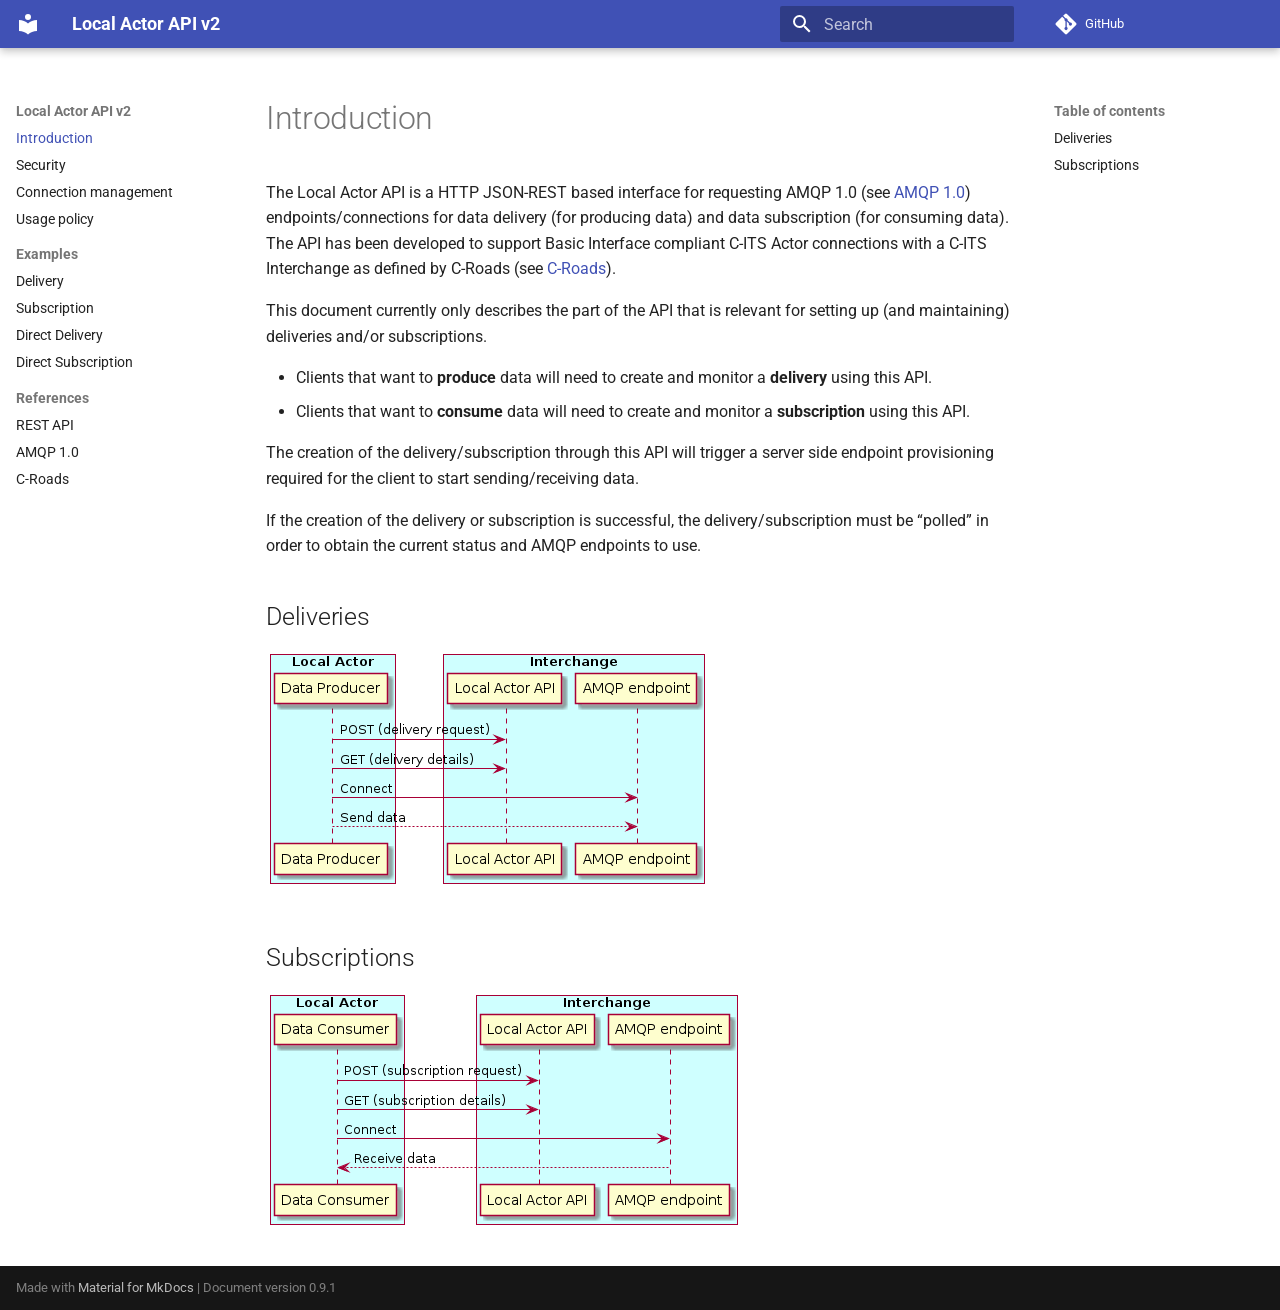
<file: index.html>
<!doctype html>
<html lang="en" class="no-js">
  <head>
    
      <meta charset="utf-8">
      <meta name="viewport" content="width=device-width,initial-scale=1">
      
      
      
        <link rel="canonical" href="https://monotch-support.github.io/local-actor-api-v2/">
      
      
      
        <link rel="next" href="security/">
      
      
      <link rel="icon" href="assets/images/favicon.png">
      <meta name="generator" content="mkdocs-1.6.1, mkdocs-material-9.6.15">
    
    
      
        <title>Local Actor API v2</title>
      
    
    
      <link rel="stylesheet" href="assets/stylesheets/main.342714a4.min.css">
      
      


    
    
      
    
    
      
        
        
        <link rel="preconnect" href="https://fonts.gstatic.com" crossorigin>
        <link rel="stylesheet" href="https://fonts.googleapis.com/css?family=Roboto:300,300i,400,400i,700,700i%7CRoboto+Mono:400,400i,700,700i&display=fallback">
        <style>:root{--md-text-font:"Roboto";--md-code-font:"Roboto Mono"}</style>
      
    
    
      <link rel="stylesheet" href="stylesheets/width.css">
    
      <link rel="stylesheet" href="stylesheets/neoteroi-css-v1.1.2.css">
    
    <script>__md_scope=new URL(".",location),__md_hash=e=>[...e].reduce(((e,_)=>(e<<5)-e+_.charCodeAt(0)),0),__md_get=(e,_=localStorage,t=__md_scope)=>JSON.parse(_.getItem(t.pathname+"."+e)),__md_set=(e,_,t=localStorage,a=__md_scope)=>{try{t.setItem(a.pathname+"."+e,JSON.stringify(_))}catch(e){}}</script>
    
      

    
    
    
  </head>
  
  
    <body dir="ltr">
  
    
    <input class="md-toggle" data-md-toggle="drawer" type="checkbox" id="__drawer" autocomplete="off">
    <input class="md-toggle" data-md-toggle="search" type="checkbox" id="__search" autocomplete="off">
    <label class="md-overlay" for="__drawer"></label>
    <div data-md-component="skip">
      
        
        <a href="#introduction" class="md-skip">
          Skip to content
        </a>
      
    </div>
    <div data-md-component="announce">
      
    </div>
    
      <div data-md-color-scheme="default" data-md-component="outdated" hidden>
        
      </div>
    
    
      

  

<header class="md-header md-header--shadow" data-md-component="header">
  <nav class="md-header__inner md-grid" aria-label="Header">
    <a href="." title="Local Actor API v2" class="md-header__button md-logo" aria-label="Local Actor API v2" data-md-component="logo">
      
  
  <svg xmlns="http://www.w3.org/2000/svg" viewBox="0 0 24 24"><path d="M12 8a3 3 0 0 0 3-3 3 3 0 0 0-3-3 3 3 0 0 0-3 3 3 3 0 0 0 3 3m0 3.54C9.64 9.35 6.5 8 3 8v11c3.5 0 6.64 1.35 9 3.54 2.36-2.19 5.5-3.54 9-3.54V8c-3.5 0-6.64 1.35-9 3.54"/></svg>

    </a>
    <label class="md-header__button md-icon" for="__drawer">
      
      <svg xmlns="http://www.w3.org/2000/svg" viewBox="0 0 24 24"><path d="M3 6h18v2H3zm0 5h18v2H3zm0 5h18v2H3z"/></svg>
    </label>
    <div class="md-header__title" data-md-component="header-title">
      <div class="md-header__ellipsis">
        <div class="md-header__topic">
          <span class="md-ellipsis">
            Local Actor API v2
          </span>
        </div>
        <div class="md-header__topic" data-md-component="header-topic">
          <span class="md-ellipsis">
            
              Introduction
            
          </span>
        </div>
      </div>
    </div>
    
    
      <script>var palette=__md_get("__palette");if(palette&&palette.color){if("(prefers-color-scheme)"===palette.color.media){var media=matchMedia("(prefers-color-scheme: light)"),input=document.querySelector(media.matches?"[data-md-color-media='(prefers-color-scheme: light)']":"[data-md-color-media='(prefers-color-scheme: dark)']");palette.color.media=input.getAttribute("data-md-color-media"),palette.color.scheme=input.getAttribute("data-md-color-scheme"),palette.color.primary=input.getAttribute("data-md-color-primary"),palette.color.accent=input.getAttribute("data-md-color-accent")}for(var[key,value]of Object.entries(palette.color))document.body.setAttribute("data-md-color-"+key,value)}</script>
    
    
    
      
      
        <label class="md-header__button md-icon" for="__search">
          
          <svg xmlns="http://www.w3.org/2000/svg" viewBox="0 0 24 24"><path d="M9.5 3A6.5 6.5 0 0 1 16 9.5c0 1.61-.59 3.09-1.56 4.23l.27.27h.79l5 5-1.5 1.5-5-5v-.79l-.27-.27A6.52 6.52 0 0 1 9.5 16 6.5 6.5 0 0 1 3 9.5 6.5 6.5 0 0 1 9.5 3m0 2C7 5 5 7 5 9.5S7 14 9.5 14 14 12 14 9.5 12 5 9.5 5"/></svg>
        </label>
        <div class="md-search" data-md-component="search" role="dialog">
  <label class="md-search__overlay" for="__search"></label>
  <div class="md-search__inner" role="search">
    <form class="md-search__form" name="search">
      <input type="text" class="md-search__input" name="query" aria-label="Search" placeholder="Search" autocapitalize="off" autocorrect="off" autocomplete="off" spellcheck="false" data-md-component="search-query" required>
      <label class="md-search__icon md-icon" for="__search">
        
        <svg xmlns="http://www.w3.org/2000/svg" viewBox="0 0 24 24"><path d="M9.5 3A6.5 6.5 0 0 1 16 9.5c0 1.61-.59 3.09-1.56 4.23l.27.27h.79l5 5-1.5 1.5-5-5v-.79l-.27-.27A6.52 6.52 0 0 1 9.5 16 6.5 6.5 0 0 1 3 9.5 6.5 6.5 0 0 1 9.5 3m0 2C7 5 5 7 5 9.5S7 14 9.5 14 14 12 14 9.5 12 5 9.5 5"/></svg>
        
        <svg xmlns="http://www.w3.org/2000/svg" viewBox="0 0 24 24"><path d="M20 11v2H8l5.5 5.5-1.42 1.42L4.16 12l7.92-7.92L13.5 5.5 8 11z"/></svg>
      </label>
      <nav class="md-search__options" aria-label="Search">
        
        <button type="reset" class="md-search__icon md-icon" title="Clear" aria-label="Clear" tabindex="-1">
          
          <svg xmlns="http://www.w3.org/2000/svg" viewBox="0 0 24 24"><path d="M19 6.41 17.59 5 12 10.59 6.41 5 5 6.41 10.59 12 5 17.59 6.41 19 12 13.41 17.59 19 19 17.59 13.41 12z"/></svg>
        </button>
      </nav>
      
    </form>
    <div class="md-search__output">
      <div class="md-search__scrollwrap" tabindex="0" data-md-scrollfix>
        <div class="md-search-result" data-md-component="search-result">
          <div class="md-search-result__meta">
            Initializing search
          </div>
          <ol class="md-search-result__list" role="presentation"></ol>
        </div>
      </div>
    </div>
  </div>
</div>
      
    
    
      <div class="md-header__source">
        <a href="https://github.com/monotch-support/local-actor-api-v2" title="Go to repository" class="md-source" data-md-component="source">
  <div class="md-source__icon md-icon">
    
    <svg xmlns="http://www.w3.org/2000/svg" viewBox="0 0 448 512"><!--! Font Awesome Free 6.7.2 by @fontawesome - https://fontawesome.com License - https://fontawesome.com/license/free (Icons: CC BY 4.0, Fonts: SIL OFL 1.1, Code: MIT License) Copyright 2024 Fonticons, Inc.--><path d="M439.55 236.05 244 40.45a28.87 28.87 0 0 0-40.81 0l-40.66 40.63 51.52 51.52c27.06-9.14 52.68 16.77 43.39 43.68l49.66 49.66c34.23-11.8 61.18 31 35.47 56.69-26.49 26.49-70.21-2.87-56-37.34L240.22 199v121.85c25.3 12.54 22.26 41.85 9.08 55a34.34 34.34 0 0 1-48.55 0c-17.57-17.6-11.07-46.91 11.25-56v-123c-20.8-8.51-24.6-30.74-18.64-45L142.57 101 8.45 235.14a28.86 28.86 0 0 0 0 40.81l195.61 195.6a28.86 28.86 0 0 0 40.8 0l194.69-194.69a28.86 28.86 0 0 0 0-40.81"/></svg>
  </div>
  <div class="md-source__repository">
    GitHub
  </div>
</a>
      </div>
    
  </nav>
  
</header>
    
    <div class="md-container" data-md-component="container">
      
      
        
          
        
      
      <main class="md-main" data-md-component="main">
        <div class="md-main__inner md-grid">
          
            
              
              <div class="md-sidebar md-sidebar--primary" data-md-component="sidebar" data-md-type="navigation" >
                <div class="md-sidebar__scrollwrap">
                  <div class="md-sidebar__inner">
                    



<nav class="md-nav md-nav--primary" aria-label="Navigation" data-md-level="0">
  <label class="md-nav__title" for="__drawer">
    <a href="." title="Local Actor API v2" class="md-nav__button md-logo" aria-label="Local Actor API v2" data-md-component="logo">
      
  
  <svg xmlns="http://www.w3.org/2000/svg" viewBox="0 0 24 24"><path d="M12 8a3 3 0 0 0 3-3 3 3 0 0 0-3-3 3 3 0 0 0-3 3 3 3 0 0 0 3 3m0 3.54C9.64 9.35 6.5 8 3 8v11c3.5 0 6.64 1.35 9 3.54 2.36-2.19 5.5-3.54 9-3.54V8c-3.5 0-6.64 1.35-9 3.54"/></svg>

    </a>
    Local Actor API v2
  </label>
  
    <div class="md-nav__source">
      <a href="https://github.com/monotch-support/local-actor-api-v2" title="Go to repository" class="md-source" data-md-component="source">
  <div class="md-source__icon md-icon">
    
    <svg xmlns="http://www.w3.org/2000/svg" viewBox="0 0 448 512"><!--! Font Awesome Free 6.7.2 by @fontawesome - https://fontawesome.com License - https://fontawesome.com/license/free (Icons: CC BY 4.0, Fonts: SIL OFL 1.1, Code: MIT License) Copyright 2024 Fonticons, Inc.--><path d="M439.55 236.05 244 40.45a28.87 28.87 0 0 0-40.81 0l-40.66 40.63 51.52 51.52c27.06-9.14 52.68 16.77 43.39 43.68l49.66 49.66c34.23-11.8 61.18 31 35.47 56.69-26.49 26.49-70.21-2.87-56-37.34L240.22 199v121.85c25.3 12.54 22.26 41.85 9.08 55a34.34 34.34 0 0 1-48.55 0c-17.57-17.6-11.07-46.91 11.25-56v-123c-20.8-8.51-24.6-30.74-18.64-45L142.57 101 8.45 235.14a28.86 28.86 0 0 0 0 40.81l195.61 195.6a28.86 28.86 0 0 0 40.8 0l194.69-194.69a28.86 28.86 0 0 0 0-40.81"/></svg>
  </div>
  <div class="md-source__repository">
    GitHub
  </div>
</a>
    </div>
  
  <ul class="md-nav__list" data-md-scrollfix>
    
      
      
  
  
    
  
  
  
    <li class="md-nav__item md-nav__item--active">
      
      <input class="md-nav__toggle md-toggle" type="checkbox" id="__toc">
      
      
        
      
      
        <label class="md-nav__link md-nav__link--active" for="__toc">
          
  
  
  <span class="md-ellipsis">
    Introduction
    
  </span>
  

          <span class="md-nav__icon md-icon"></span>
        </label>
      
      <a href="." class="md-nav__link md-nav__link--active">
        
  
  
  <span class="md-ellipsis">
    Introduction
    
  </span>
  

      </a>
      
        

<nav class="md-nav md-nav--secondary" aria-label="Table of contents">
  
  
  
    
  
  
    <label class="md-nav__title" for="__toc">
      <span class="md-nav__icon md-icon"></span>
      Table of contents
    </label>
    <ul class="md-nav__list" data-md-component="toc" data-md-scrollfix>
      
        <li class="md-nav__item">
  <a href="#deliveries" class="md-nav__link">
    <span class="md-ellipsis">
      Deliveries
    </span>
  </a>
  
</li>
      
        <li class="md-nav__item">
  <a href="#subscriptions" class="md-nav__link">
    <span class="md-ellipsis">
      Subscriptions
    </span>
  </a>
  
</li>
      
    </ul>
  
</nav>
      
    </li>
  

    
      
      
  
  
  
  
    <li class="md-nav__item">
      <a href="security/" class="md-nav__link">
        
  
  
  <span class="md-ellipsis">
    Security
    
  </span>
  

      </a>
    </li>
  

    
      
      
  
  
  
  
    <li class="md-nav__item">
      <a href="connection-management/" class="md-nav__link">
        
  
  
  <span class="md-ellipsis">
    Connection management
    
  </span>
  

      </a>
    </li>
  

    
      
      
  
  
  
  
    <li class="md-nav__item">
      <a href="usage-policy/" class="md-nav__link">
        
  
  
  <span class="md-ellipsis">
    Usage policy
    
  </span>
  

      </a>
    </li>
  

    
      
      
  
  
  
  
    
    
    
    
      
        
        
      
    
    
    <li class="md-nav__item md-nav__item--section md-nav__item--nested">
      
        
        
        <input class="md-nav__toggle md-toggle " type="checkbox" id="__nav_5" >
        
          
          <label class="md-nav__link" for="__nav_5" id="__nav_5_label" tabindex="">
            
  
  
  <span class="md-ellipsis">
    Examples
    
  </span>
  

            <span class="md-nav__icon md-icon"></span>
          </label>
        
        <nav class="md-nav" data-md-level="1" aria-labelledby="__nav_5_label" aria-expanded="false">
          <label class="md-nav__title" for="__nav_5">
            <span class="md-nav__icon md-icon"></span>
            Examples
          </label>
          <ul class="md-nav__list" data-md-scrollfix>
            
              
                
  
  
  
  
    <li class="md-nav__item">
      <a href="examples/delivery/" class="md-nav__link">
        
  
  
  <span class="md-ellipsis">
    Delivery
    
  </span>
  

      </a>
    </li>
  

              
            
              
                
  
  
  
  
    <li class="md-nav__item">
      <a href="examples/subscription/" class="md-nav__link">
        
  
  
  <span class="md-ellipsis">
    Subscription
    
  </span>
  

      </a>
    </li>
  

              
            
              
                
  
  
  
  
    <li class="md-nav__item">
      <a href="examples/delivery-direct/" class="md-nav__link">
        
  
  
  <span class="md-ellipsis">
    Direct Delivery
    
  </span>
  

      </a>
    </li>
  

              
            
              
                
  
  
  
  
    <li class="md-nav__item">
      <a href="examples/subscription-direct/" class="md-nav__link">
        
  
  
  <span class="md-ellipsis">
    Direct Subscription
    
  </span>
  

      </a>
    </li>
  

              
            
          </ul>
        </nav>
      
    </li>
  

    
      
      
  
  
  
  
    
    
    
    
      
        
        
      
    
    
    <li class="md-nav__item md-nav__item--section md-nav__item--nested">
      
        
        
        <input class="md-nav__toggle md-toggle " type="checkbox" id="__nav_6" >
        
          
          <label class="md-nav__link" for="__nav_6" id="__nav_6_label" tabindex="">
            
  
  
  <span class="md-ellipsis">
    References
    
  </span>
  

            <span class="md-nav__icon md-icon"></span>
          </label>
        
        <nav class="md-nav" data-md-level="1" aria-labelledby="__nav_6_label" aria-expanded="false">
          <label class="md-nav__title" for="__nav_6">
            <span class="md-nav__icon md-icon"></span>
            References
          </label>
          <ul class="md-nav__list" data-md-scrollfix>
            
              
                
  
  
  
  
    <li class="md-nav__item">
      <a href="openapi/" class="md-nav__link">
        
  
  
  <span class="md-ellipsis">
    REST API
    
  </span>
  

      </a>
    </li>
  

              
            
              
                
  
  
  
  
    <li class="md-nav__item">
      <a href="amqp/" class="md-nav__link">
        
  
  
  <span class="md-ellipsis">
    AMQP 1.0
    
  </span>
  

      </a>
    </li>
  

              
            
              
                
  
  
  
  
    <li class="md-nav__item">
      <a href="c-roads/" class="md-nav__link">
        
  
  
  <span class="md-ellipsis">
    C-Roads
    
  </span>
  

      </a>
    </li>
  

              
            
          </ul>
        </nav>
      
    </li>
  

    
  </ul>
</nav>
                  </div>
                </div>
              </div>
            
            
              
              <div class="md-sidebar md-sidebar--secondary" data-md-component="sidebar" data-md-type="toc" >
                <div class="md-sidebar__scrollwrap">
                  <div class="md-sidebar__inner">
                    

<nav class="md-nav md-nav--secondary" aria-label="Table of contents">
  
  
  
    
  
  
    <label class="md-nav__title" for="__toc">
      <span class="md-nav__icon md-icon"></span>
      Table of contents
    </label>
    <ul class="md-nav__list" data-md-component="toc" data-md-scrollfix>
      
        <li class="md-nav__item">
  <a href="#deliveries" class="md-nav__link">
    <span class="md-ellipsis">
      Deliveries
    </span>
  </a>
  
</li>
      
        <li class="md-nav__item">
  <a href="#subscriptions" class="md-nav__link">
    <span class="md-ellipsis">
      Subscriptions
    </span>
  </a>
  
</li>
      
    </ul>
  
</nav>
                  </div>
                </div>
              </div>
            
          
          
            <div class="md-content" data-md-component="content">
              <article class="md-content__inner md-typeset">
                
                  


  
  


<h1 id="introduction">Introduction</h1>
<p>The Local Actor API is a HTTP JSON-REST based interface for requesting AMQP 1.0 (see <a href="amqp/">AMQP 1.0</a>) endpoints/connections for data delivery (for producing data) and data subscription (for consuming data). The API has been developed to support Basic Interface compliant C-ITS Actor connections with a C-ITS Interchange as defined by C-Roads (see <a href="c-roads/">C-Roads</a>).</p>
<p>This document currently only describes the part of the API that is relevant for setting up (and maintaining) deliveries and/or subscriptions.</p>
<ul>
<li>Clients that want to <strong>produce</strong> data will need to create and monitor a <strong>delivery</strong> using this API.</li>
<li>Clients that want to <strong>consume</strong> data will need to create and monitor a <strong>subscription</strong> using this API.</li>
</ul>
<p>The creation of the delivery/subscription through this API will trigger a server side endpoint provisioning required for the client to start sending/receiving data.</p>
<p>If the creation of the delivery or subscription is successful, the delivery/subscription must be “polled” in order to obtain the current status and AMQP endpoints to use.</p>
<h2 id="deliveries">Deliveries</h2>
<p><img src="[data-uri]" class="uml" alt="uml diagram" title="" /></p>
<h2 id="subscriptions">Subscriptions</h2>
<p><img src="[data-uri]" class="uml" alt="uml diagram" title="" /></p>












                
              </article>
            </div>
          
          
<script>var target=document.getElementById(location.hash.slice(1));target&&target.name&&(target.checked=target.name.startsWith("__tabbed_"))</script>
        </div>
        
      </main>
      
        <footer class="md-footer">
  
  <div class="md-footer-meta md-typeset">
    <div class="md-footer-meta__inner md-grid">
      <div class="md-copyright">
  
  
    Made with
    <a href="https://squidfunk.github.io/mkdocs-material/" target="_blank" rel="noopener">
      Material for MkDocs
    </a>
  
  
    | Document version 0.9.1
  
</div>
      
    </div>
  </div>
</footer>
      
    </div>
    <div class="md-dialog" data-md-component="dialog">
      <div class="md-dialog__inner md-typeset"></div>
    </div>
    
    
    
      
      <script id="__config" type="application/json">{"base": ".", "features": ["navigation.instant", "navigation.sections", "content.code.copy"], "search": "assets/javascripts/workers/search.d50fe291.min.js", "tags": null, "translations": {"clipboard.copied": "Copied to clipboard", "clipboard.copy": "Copy to clipboard", "search.result.more.one": "1 more on this page", "search.result.more.other": "# more on this page", "search.result.none": "No matching documents", "search.result.one": "1 matching document", "search.result.other": "# matching documents", "search.result.placeholder": "Type to start searching", "search.result.term.missing": "Missing", "select.version": "Select version"}, "version": "0.9.1"}</script>
    
    
      <script src="assets/javascripts/bundle.56ea9cef.min.js"></script>
      
    
  </body>
</html>
</file>
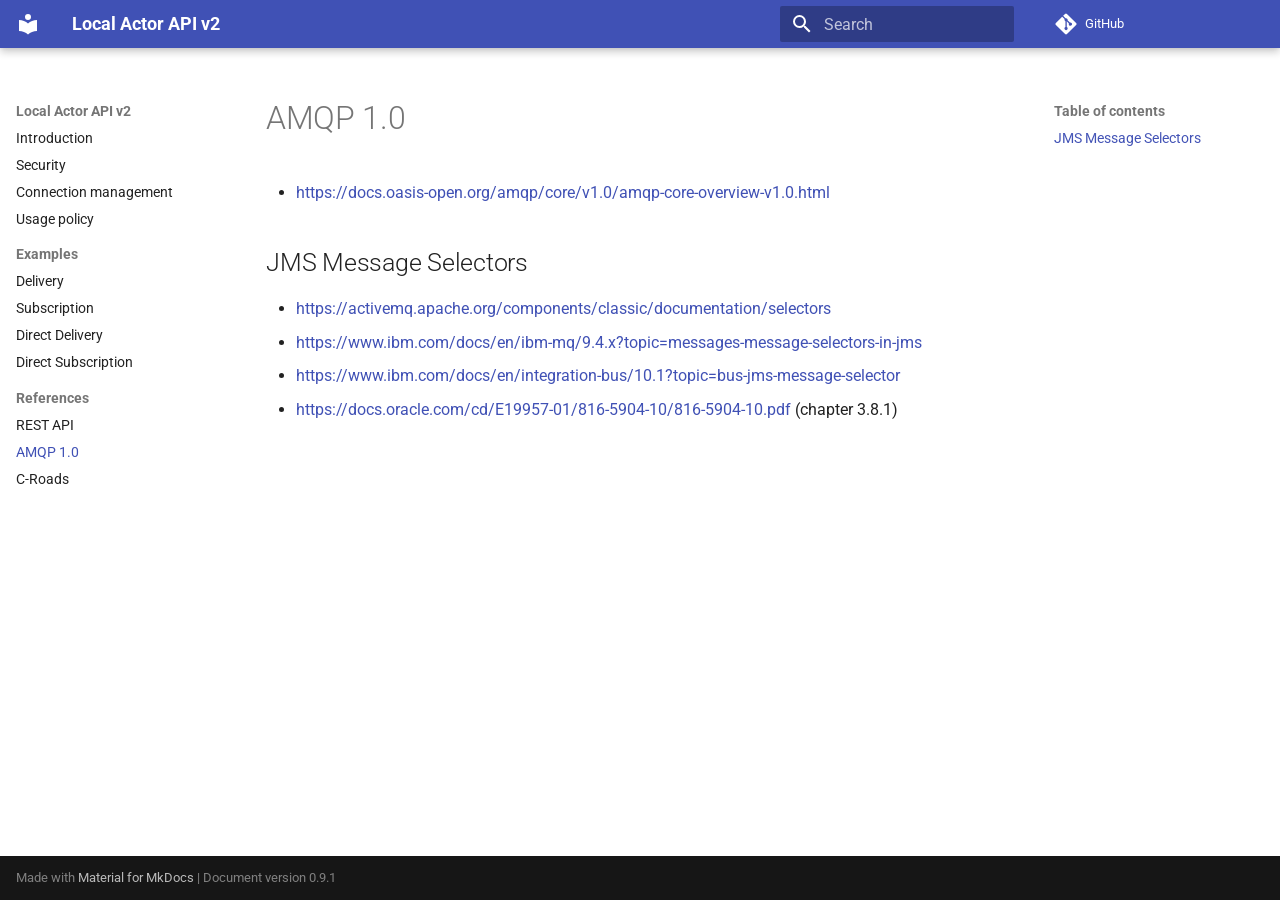
<file: amqp/index.html>
<!doctype html>
<html lang="en" class="no-js">
  <head>
    
      <meta charset="utf-8">
      <meta name="viewport" content="width=device-width,initial-scale=1">
      
      
      
        <link rel="canonical" href="https://monotch-support.github.io/local-actor-api-v2/amqp/">
      
      
        <link rel="prev" href="../openapi/">
      
      
        <link rel="next" href="../c-roads/">
      
      
      <link rel="icon" href="../assets/images/favicon.png">
      <meta name="generator" content="mkdocs-1.6.1, mkdocs-material-9.6.15">
    
    
      
        <title>AMQP 1.0 - Local Actor API v2</title>
      
    
    
      <link rel="stylesheet" href="../assets/stylesheets/main.342714a4.min.css">
      
      


    
    
      
    
    
      
        
        
        <link rel="preconnect" href="https://fonts.gstatic.com" crossorigin>
        <link rel="stylesheet" href="https://fonts.googleapis.com/css?family=Roboto:300,300i,400,400i,700,700i%7CRoboto+Mono:400,400i,700,700i&display=fallback">
        <style>:root{--md-text-font:"Roboto";--md-code-font:"Roboto Mono"}</style>
      
    
    
      <link rel="stylesheet" href="../stylesheets/width.css">
    
      <link rel="stylesheet" href="../stylesheets/neoteroi-css-v1.1.2.css">
    
    <script>__md_scope=new URL("..",location),__md_hash=e=>[...e].reduce(((e,_)=>(e<<5)-e+_.charCodeAt(0)),0),__md_get=(e,_=localStorage,t=__md_scope)=>JSON.parse(_.getItem(t.pathname+"."+e)),__md_set=(e,_,t=localStorage,a=__md_scope)=>{try{t.setItem(a.pathname+"."+e,JSON.stringify(_))}catch(e){}}</script>
    
      

    
    
    
  </head>
  
  
    <body dir="ltr">
  
    
    <input class="md-toggle" data-md-toggle="drawer" type="checkbox" id="__drawer" autocomplete="off">
    <input class="md-toggle" data-md-toggle="search" type="checkbox" id="__search" autocomplete="off">
    <label class="md-overlay" for="__drawer"></label>
    <div data-md-component="skip">
      
        
        <a href="#amqp-10" class="md-skip">
          Skip to content
        </a>
      
    </div>
    <div data-md-component="announce">
      
    </div>
    
      <div data-md-color-scheme="default" data-md-component="outdated" hidden>
        
      </div>
    
    
      

  

<header class="md-header md-header--shadow" data-md-component="header">
  <nav class="md-header__inner md-grid" aria-label="Header">
    <a href=".." title="Local Actor API v2" class="md-header__button md-logo" aria-label="Local Actor API v2" data-md-component="logo">
      
  
  <svg xmlns="http://www.w3.org/2000/svg" viewBox="0 0 24 24"><path d="M12 8a3 3 0 0 0 3-3 3 3 0 0 0-3-3 3 3 0 0 0-3 3 3 3 0 0 0 3 3m0 3.54C9.64 9.35 6.5 8 3 8v11c3.5 0 6.64 1.35 9 3.54 2.36-2.19 5.5-3.54 9-3.54V8c-3.5 0-6.64 1.35-9 3.54"/></svg>

    </a>
    <label class="md-header__button md-icon" for="__drawer">
      
      <svg xmlns="http://www.w3.org/2000/svg" viewBox="0 0 24 24"><path d="M3 6h18v2H3zm0 5h18v2H3zm0 5h18v2H3z"/></svg>
    </label>
    <div class="md-header__title" data-md-component="header-title">
      <div class="md-header__ellipsis">
        <div class="md-header__topic">
          <span class="md-ellipsis">
            Local Actor API v2
          </span>
        </div>
        <div class="md-header__topic" data-md-component="header-topic">
          <span class="md-ellipsis">
            
              AMQP 1.0
            
          </span>
        </div>
      </div>
    </div>
    
    
      <script>var palette=__md_get("__palette");if(palette&&palette.color){if("(prefers-color-scheme)"===palette.color.media){var media=matchMedia("(prefers-color-scheme: light)"),input=document.querySelector(media.matches?"[data-md-color-media='(prefers-color-scheme: light)']":"[data-md-color-media='(prefers-color-scheme: dark)']");palette.color.media=input.getAttribute("data-md-color-media"),palette.color.scheme=input.getAttribute("data-md-color-scheme"),palette.color.primary=input.getAttribute("data-md-color-primary"),palette.color.accent=input.getAttribute("data-md-color-accent")}for(var[key,value]of Object.entries(palette.color))document.body.setAttribute("data-md-color-"+key,value)}</script>
    
    
    
      
      
        <label class="md-header__button md-icon" for="__search">
          
          <svg xmlns="http://www.w3.org/2000/svg" viewBox="0 0 24 24"><path d="M9.5 3A6.5 6.5 0 0 1 16 9.5c0 1.61-.59 3.09-1.56 4.23l.27.27h.79l5 5-1.5 1.5-5-5v-.79l-.27-.27A6.52 6.52 0 0 1 9.5 16 6.5 6.5 0 0 1 3 9.5 6.5 6.5 0 0 1 9.5 3m0 2C7 5 5 7 5 9.5S7 14 9.5 14 14 12 14 9.5 12 5 9.5 5"/></svg>
        </label>
        <div class="md-search" data-md-component="search" role="dialog">
  <label class="md-search__overlay" for="__search"></label>
  <div class="md-search__inner" role="search">
    <form class="md-search__form" name="search">
      <input type="text" class="md-search__input" name="query" aria-label="Search" placeholder="Search" autocapitalize="off" autocorrect="off" autocomplete="off" spellcheck="false" data-md-component="search-query" required>
      <label class="md-search__icon md-icon" for="__search">
        
        <svg xmlns="http://www.w3.org/2000/svg" viewBox="0 0 24 24"><path d="M9.5 3A6.5 6.5 0 0 1 16 9.5c0 1.61-.59 3.09-1.56 4.23l.27.27h.79l5 5-1.5 1.5-5-5v-.79l-.27-.27A6.52 6.52 0 0 1 9.5 16 6.5 6.5 0 0 1 3 9.5 6.5 6.5 0 0 1 9.5 3m0 2C7 5 5 7 5 9.5S7 14 9.5 14 14 12 14 9.5 12 5 9.5 5"/></svg>
        
        <svg xmlns="http://www.w3.org/2000/svg" viewBox="0 0 24 24"><path d="M20 11v2H8l5.5 5.5-1.42 1.42L4.16 12l7.92-7.92L13.5 5.5 8 11z"/></svg>
      </label>
      <nav class="md-search__options" aria-label="Search">
        
        <button type="reset" class="md-search__icon md-icon" title="Clear" aria-label="Clear" tabindex="-1">
          
          <svg xmlns="http://www.w3.org/2000/svg" viewBox="0 0 24 24"><path d="M19 6.41 17.59 5 12 10.59 6.41 5 5 6.41 10.59 12 5 17.59 6.41 19 12 13.41 17.59 19 19 17.59 13.41 12z"/></svg>
        </button>
      </nav>
      
    </form>
    <div class="md-search__output">
      <div class="md-search__scrollwrap" tabindex="0" data-md-scrollfix>
        <div class="md-search-result" data-md-component="search-result">
          <div class="md-search-result__meta">
            Initializing search
          </div>
          <ol class="md-search-result__list" role="presentation"></ol>
        </div>
      </div>
    </div>
  </div>
</div>
      
    
    
      <div class="md-header__source">
        <a href="https://github.com/monotch-support/local-actor-api-v2" title="Go to repository" class="md-source" data-md-component="source">
  <div class="md-source__icon md-icon">
    
    <svg xmlns="http://www.w3.org/2000/svg" viewBox="0 0 448 512"><!--! Font Awesome Free 6.7.2 by @fontawesome - https://fontawesome.com License - https://fontawesome.com/license/free (Icons: CC BY 4.0, Fonts: SIL OFL 1.1, Code: MIT License) Copyright 2024 Fonticons, Inc.--><path d="M439.55 236.05 244 40.45a28.87 28.87 0 0 0-40.81 0l-40.66 40.63 51.52 51.52c27.06-9.14 52.68 16.77 43.39 43.68l49.66 49.66c34.23-11.8 61.18 31 35.47 56.69-26.49 26.49-70.21-2.87-56-37.34L240.22 199v121.85c25.3 12.54 22.26 41.85 9.08 55a34.34 34.34 0 0 1-48.55 0c-17.57-17.6-11.07-46.91 11.25-56v-123c-20.8-8.51-24.6-30.74-18.64-45L142.57 101 8.45 235.14a28.86 28.86 0 0 0 0 40.81l195.61 195.6a28.86 28.86 0 0 0 40.8 0l194.69-194.69a28.86 28.86 0 0 0 0-40.81"/></svg>
  </div>
  <div class="md-source__repository">
    GitHub
  </div>
</a>
      </div>
    
  </nav>
  
</header>
    
    <div class="md-container" data-md-component="container">
      
      
        
          
        
      
      <main class="md-main" data-md-component="main">
        <div class="md-main__inner md-grid">
          
            
              
              <div class="md-sidebar md-sidebar--primary" data-md-component="sidebar" data-md-type="navigation" >
                <div class="md-sidebar__scrollwrap">
                  <div class="md-sidebar__inner">
                    



<nav class="md-nav md-nav--primary" aria-label="Navigation" data-md-level="0">
  <label class="md-nav__title" for="__drawer">
    <a href=".." title="Local Actor API v2" class="md-nav__button md-logo" aria-label="Local Actor API v2" data-md-component="logo">
      
  
  <svg xmlns="http://www.w3.org/2000/svg" viewBox="0 0 24 24"><path d="M12 8a3 3 0 0 0 3-3 3 3 0 0 0-3-3 3 3 0 0 0-3 3 3 3 0 0 0 3 3m0 3.54C9.64 9.35 6.5 8 3 8v11c3.5 0 6.64 1.35 9 3.54 2.36-2.19 5.5-3.54 9-3.54V8c-3.5 0-6.64 1.35-9 3.54"/></svg>

    </a>
    Local Actor API v2
  </label>
  
    <div class="md-nav__source">
      <a href="https://github.com/monotch-support/local-actor-api-v2" title="Go to repository" class="md-source" data-md-component="source">
  <div class="md-source__icon md-icon">
    
    <svg xmlns="http://www.w3.org/2000/svg" viewBox="0 0 448 512"><!--! Font Awesome Free 6.7.2 by @fontawesome - https://fontawesome.com License - https://fontawesome.com/license/free (Icons: CC BY 4.0, Fonts: SIL OFL 1.1, Code: MIT License) Copyright 2024 Fonticons, Inc.--><path d="M439.55 236.05 244 40.45a28.87 28.87 0 0 0-40.81 0l-40.66 40.63 51.52 51.52c27.06-9.14 52.68 16.77 43.39 43.68l49.66 49.66c34.23-11.8 61.18 31 35.47 56.69-26.49 26.49-70.21-2.87-56-37.34L240.22 199v121.85c25.3 12.54 22.26 41.85 9.08 55a34.34 34.34 0 0 1-48.55 0c-17.57-17.6-11.07-46.91 11.25-56v-123c-20.8-8.51-24.6-30.74-18.64-45L142.57 101 8.45 235.14a28.86 28.86 0 0 0 0 40.81l195.61 195.6a28.86 28.86 0 0 0 40.8 0l194.69-194.69a28.86 28.86 0 0 0 0-40.81"/></svg>
  </div>
  <div class="md-source__repository">
    GitHub
  </div>
</a>
    </div>
  
  <ul class="md-nav__list" data-md-scrollfix>
    
      
      
  
  
  
  
    <li class="md-nav__item">
      <a href=".." class="md-nav__link">
        
  
  
  <span class="md-ellipsis">
    Introduction
    
  </span>
  

      </a>
    </li>
  

    
      
      
  
  
  
  
    <li class="md-nav__item">
      <a href="../security/" class="md-nav__link">
        
  
  
  <span class="md-ellipsis">
    Security
    
  </span>
  

      </a>
    </li>
  

    
      
      
  
  
  
  
    <li class="md-nav__item">
      <a href="../connection-management/" class="md-nav__link">
        
  
  
  <span class="md-ellipsis">
    Connection management
    
  </span>
  

      </a>
    </li>
  

    
      
      
  
  
  
  
    <li class="md-nav__item">
      <a href="../usage-policy/" class="md-nav__link">
        
  
  
  <span class="md-ellipsis">
    Usage policy
    
  </span>
  

      </a>
    </li>
  

    
      
      
  
  
  
  
    
    
    
    
      
        
        
      
    
    
    <li class="md-nav__item md-nav__item--section md-nav__item--nested">
      
        
        
        <input class="md-nav__toggle md-toggle " type="checkbox" id="__nav_5" >
        
          
          <label class="md-nav__link" for="__nav_5" id="__nav_5_label" tabindex="">
            
  
  
  <span class="md-ellipsis">
    Examples
    
  </span>
  

            <span class="md-nav__icon md-icon"></span>
          </label>
        
        <nav class="md-nav" data-md-level="1" aria-labelledby="__nav_5_label" aria-expanded="false">
          <label class="md-nav__title" for="__nav_5">
            <span class="md-nav__icon md-icon"></span>
            Examples
          </label>
          <ul class="md-nav__list" data-md-scrollfix>
            
              
                
  
  
  
  
    <li class="md-nav__item">
      <a href="../examples/delivery/" class="md-nav__link">
        
  
  
  <span class="md-ellipsis">
    Delivery
    
  </span>
  

      </a>
    </li>
  

              
            
              
                
  
  
  
  
    <li class="md-nav__item">
      <a href="../examples/subscription/" class="md-nav__link">
        
  
  
  <span class="md-ellipsis">
    Subscription
    
  </span>
  

      </a>
    </li>
  

              
            
              
                
  
  
  
  
    <li class="md-nav__item">
      <a href="../examples/delivery-direct/" class="md-nav__link">
        
  
  
  <span class="md-ellipsis">
    Direct Delivery
    
  </span>
  

      </a>
    </li>
  

              
            
              
                
  
  
  
  
    <li class="md-nav__item">
      <a href="../examples/subscription-direct/" class="md-nav__link">
        
  
  
  <span class="md-ellipsis">
    Direct Subscription
    
  </span>
  

      </a>
    </li>
  

              
            
          </ul>
        </nav>
      
    </li>
  

    
      
      
  
  
    
  
  
  
    
    
    
    
      
        
        
      
    
    
    <li class="md-nav__item md-nav__item--active md-nav__item--section md-nav__item--nested">
      
        
        
        <input class="md-nav__toggle md-toggle " type="checkbox" id="__nav_6" checked>
        
          
          <label class="md-nav__link" for="__nav_6" id="__nav_6_label" tabindex="">
            
  
  
  <span class="md-ellipsis">
    References
    
  </span>
  

            <span class="md-nav__icon md-icon"></span>
          </label>
        
        <nav class="md-nav" data-md-level="1" aria-labelledby="__nav_6_label" aria-expanded="true">
          <label class="md-nav__title" for="__nav_6">
            <span class="md-nav__icon md-icon"></span>
            References
          </label>
          <ul class="md-nav__list" data-md-scrollfix>
            
              
                
  
  
  
  
    <li class="md-nav__item">
      <a href="../openapi/" class="md-nav__link">
        
  
  
  <span class="md-ellipsis">
    REST API
    
  </span>
  

      </a>
    </li>
  

              
            
              
                
  
  
    
  
  
  
    <li class="md-nav__item md-nav__item--active">
      
      <input class="md-nav__toggle md-toggle" type="checkbox" id="__toc">
      
      
        
      
      
        <label class="md-nav__link md-nav__link--active" for="__toc">
          
  
  
  <span class="md-ellipsis">
    AMQP 1.0
    
  </span>
  

          <span class="md-nav__icon md-icon"></span>
        </label>
      
      <a href="./" class="md-nav__link md-nav__link--active">
        
  
  
  <span class="md-ellipsis">
    AMQP 1.0
    
  </span>
  

      </a>
      
        

<nav class="md-nav md-nav--secondary" aria-label="Table of contents">
  
  
  
    
  
  
    <label class="md-nav__title" for="__toc">
      <span class="md-nav__icon md-icon"></span>
      Table of contents
    </label>
    <ul class="md-nav__list" data-md-component="toc" data-md-scrollfix>
      
        <li class="md-nav__item">
  <a href="#jms-message-selectors" class="md-nav__link">
    <span class="md-ellipsis">
      JMS Message Selectors
    </span>
  </a>
  
</li>
      
    </ul>
  
</nav>
      
    </li>
  

              
            
              
                
  
  
  
  
    <li class="md-nav__item">
      <a href="../c-roads/" class="md-nav__link">
        
  
  
  <span class="md-ellipsis">
    C-Roads
    
  </span>
  

      </a>
    </li>
  

              
            
          </ul>
        </nav>
      
    </li>
  

    
  </ul>
</nav>
                  </div>
                </div>
              </div>
            
            
              
              <div class="md-sidebar md-sidebar--secondary" data-md-component="sidebar" data-md-type="toc" >
                <div class="md-sidebar__scrollwrap">
                  <div class="md-sidebar__inner">
                    

<nav class="md-nav md-nav--secondary" aria-label="Table of contents">
  
  
  
    
  
  
    <label class="md-nav__title" for="__toc">
      <span class="md-nav__icon md-icon"></span>
      Table of contents
    </label>
    <ul class="md-nav__list" data-md-component="toc" data-md-scrollfix>
      
        <li class="md-nav__item">
  <a href="#jms-message-selectors" class="md-nav__link">
    <span class="md-ellipsis">
      JMS Message Selectors
    </span>
  </a>
  
</li>
      
    </ul>
  
</nav>
                  </div>
                </div>
              </div>
            
          
          
            <div class="md-content" data-md-component="content">
              <article class="md-content__inner md-typeset">
                
                  


  
  


<h1 id="amqp-10">AMQP 1.0</h1>
<ul>
<li><a href="https://docs.oasis-open.org/amqp/core/v1.0/amqp-core-overview-v1.0.html">https://docs.oasis-open.org/amqp/core/v1.0/amqp-core-overview-v1.0.html</a></li>
</ul>
<h2 id="jms-message-selectors">JMS Message Selectors</h2>
<ul>
<li><a href="https://activemq.apache.org/components/classic/documentation/selectors">https://activemq.apache.org/components/classic/documentation/selectors</a></li>
<li><a href="https://www.ibm.com/docs/en/ibm-mq/9.4.x?topic=messages-message-selectors-in-jms">https://www.ibm.com/docs/en/ibm-mq/9.4.x?topic=messages-message-selectors-in-jms</a></li>
<li><a href="https://www.ibm.com/docs/en/integration-bus/10.1?topic=bus-jms-message-selector">https://www.ibm.com/docs/en/integration-bus/10.1?topic=bus-jms-message-selector</a></li>
<li><a href="https://docs.oracle.com/cd/E19957-01/816-5904-10/816-5904-10.pdf">https://docs.oracle.com/cd/E19957-01/816-5904-10/816-5904-10.pdf</a> (chapter 3.8.1)</li>
</ul>












                
              </article>
            </div>
          
          
<script>var target=document.getElementById(location.hash.slice(1));target&&target.name&&(target.checked=target.name.startsWith("__tabbed_"))</script>
        </div>
        
      </main>
      
        <footer class="md-footer">
  
  <div class="md-footer-meta md-typeset">
    <div class="md-footer-meta__inner md-grid">
      <div class="md-copyright">
  
  
    Made with
    <a href="https://squidfunk.github.io/mkdocs-material/" target="_blank" rel="noopener">
      Material for MkDocs
    </a>
  
  
    | Document version 0.9.1
  
</div>
      
    </div>
  </div>
</footer>
      
    </div>
    <div class="md-dialog" data-md-component="dialog">
      <div class="md-dialog__inner md-typeset"></div>
    </div>
    
    
    
      
      <script id="__config" type="application/json">{"base": "..", "features": ["navigation.instant", "navigation.sections", "content.code.copy"], "search": "../assets/javascripts/workers/search.d50fe291.min.js", "tags": null, "translations": {"clipboard.copied": "Copied to clipboard", "clipboard.copy": "Copy to clipboard", "search.result.more.one": "1 more on this page", "search.result.more.other": "# more on this page", "search.result.none": "No matching documents", "search.result.one": "1 matching document", "search.result.other": "# matching documents", "search.result.placeholder": "Type to start searching", "search.result.term.missing": "Missing", "select.version": "Select version"}, "version": "0.9.1"}</script>
    
    
      <script src="../assets/javascripts/bundle.56ea9cef.min.js"></script>
      
    
  </body>
</html>
</file>
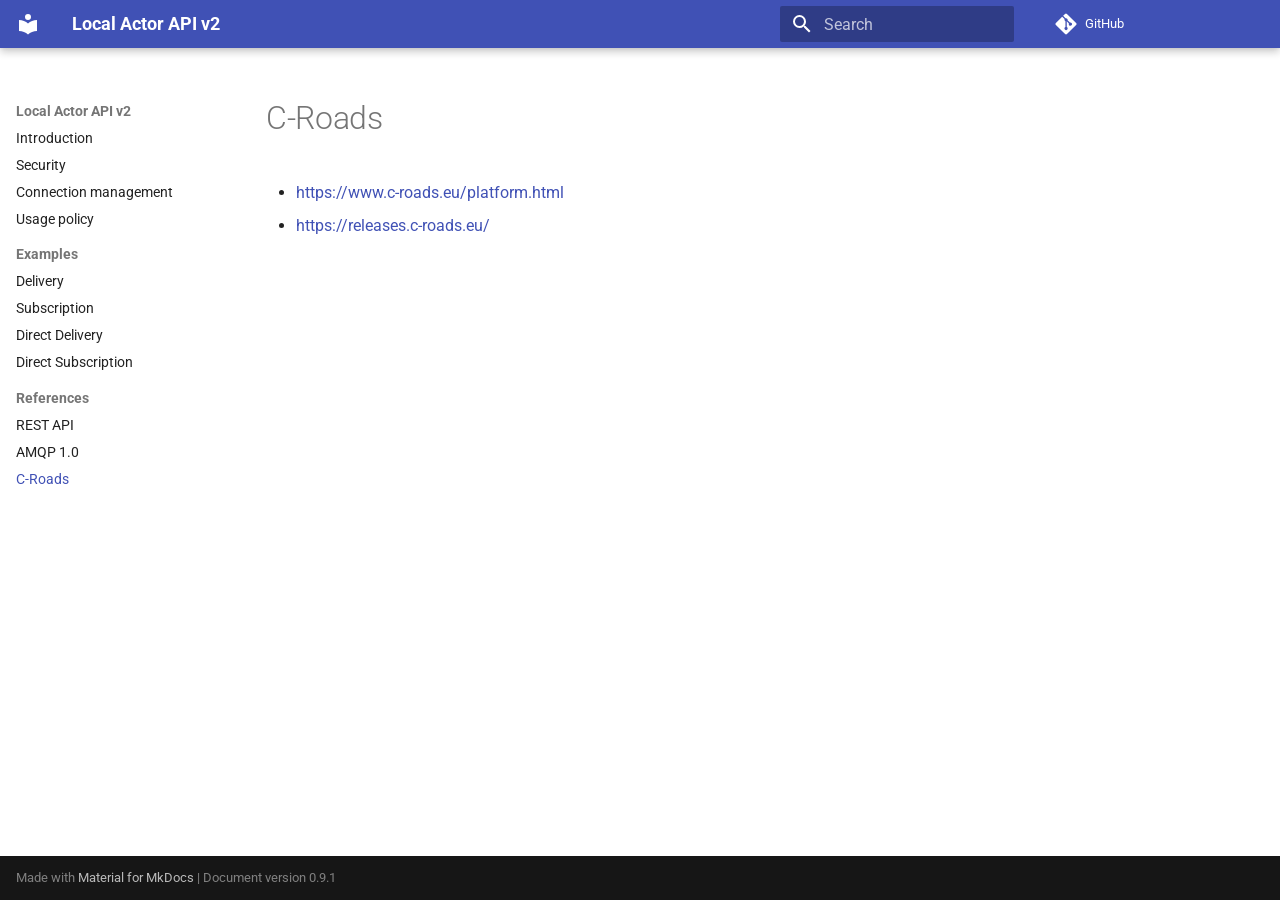
<file: c-roads/index.html>
<!doctype html>
<html lang="en" class="no-js">
  <head>
    
      <meta charset="utf-8">
      <meta name="viewport" content="width=device-width,initial-scale=1">
      
      
      
        <link rel="canonical" href="https://monotch-support.github.io/local-actor-api-v2/c-roads/">
      
      
        <link rel="prev" href="../amqp/">
      
      
      
      <link rel="icon" href="../assets/images/favicon.png">
      <meta name="generator" content="mkdocs-1.6.1, mkdocs-material-9.6.15">
    
    
      
        <title>C-Roads - Local Actor API v2</title>
      
    
    
      <link rel="stylesheet" href="../assets/stylesheets/main.342714a4.min.css">
      
      


    
    
      
    
    
      
        
        
        <link rel="preconnect" href="https://fonts.gstatic.com" crossorigin>
        <link rel="stylesheet" href="https://fonts.googleapis.com/css?family=Roboto:300,300i,400,400i,700,700i%7CRoboto+Mono:400,400i,700,700i&display=fallback">
        <style>:root{--md-text-font:"Roboto";--md-code-font:"Roboto Mono"}</style>
      
    
    
      <link rel="stylesheet" href="../stylesheets/width.css">
    
      <link rel="stylesheet" href="../stylesheets/neoteroi-css-v1.1.2.css">
    
    <script>__md_scope=new URL("..",location),__md_hash=e=>[...e].reduce(((e,_)=>(e<<5)-e+_.charCodeAt(0)),0),__md_get=(e,_=localStorage,t=__md_scope)=>JSON.parse(_.getItem(t.pathname+"."+e)),__md_set=(e,_,t=localStorage,a=__md_scope)=>{try{t.setItem(a.pathname+"."+e,JSON.stringify(_))}catch(e){}}</script>
    
      

    
    
    
  </head>
  
  
    <body dir="ltr">
  
    
    <input class="md-toggle" data-md-toggle="drawer" type="checkbox" id="__drawer" autocomplete="off">
    <input class="md-toggle" data-md-toggle="search" type="checkbox" id="__search" autocomplete="off">
    <label class="md-overlay" for="__drawer"></label>
    <div data-md-component="skip">
      
        
        <a href="#c-roads" class="md-skip">
          Skip to content
        </a>
      
    </div>
    <div data-md-component="announce">
      
    </div>
    
      <div data-md-color-scheme="default" data-md-component="outdated" hidden>
        
      </div>
    
    
      

  

<header class="md-header md-header--shadow" data-md-component="header">
  <nav class="md-header__inner md-grid" aria-label="Header">
    <a href=".." title="Local Actor API v2" class="md-header__button md-logo" aria-label="Local Actor API v2" data-md-component="logo">
      
  
  <svg xmlns="http://www.w3.org/2000/svg" viewBox="0 0 24 24"><path d="M12 8a3 3 0 0 0 3-3 3 3 0 0 0-3-3 3 3 0 0 0-3 3 3 3 0 0 0 3 3m0 3.54C9.64 9.35 6.5 8 3 8v11c3.5 0 6.64 1.35 9 3.54 2.36-2.19 5.5-3.54 9-3.54V8c-3.5 0-6.64 1.35-9 3.54"/></svg>

    </a>
    <label class="md-header__button md-icon" for="__drawer">
      
      <svg xmlns="http://www.w3.org/2000/svg" viewBox="0 0 24 24"><path d="M3 6h18v2H3zm0 5h18v2H3zm0 5h18v2H3z"/></svg>
    </label>
    <div class="md-header__title" data-md-component="header-title">
      <div class="md-header__ellipsis">
        <div class="md-header__topic">
          <span class="md-ellipsis">
            Local Actor API v2
          </span>
        </div>
        <div class="md-header__topic" data-md-component="header-topic">
          <span class="md-ellipsis">
            
              C-Roads
            
          </span>
        </div>
      </div>
    </div>
    
    
      <script>var palette=__md_get("__palette");if(palette&&palette.color){if("(prefers-color-scheme)"===palette.color.media){var media=matchMedia("(prefers-color-scheme: light)"),input=document.querySelector(media.matches?"[data-md-color-media='(prefers-color-scheme: light)']":"[data-md-color-media='(prefers-color-scheme: dark)']");palette.color.media=input.getAttribute("data-md-color-media"),palette.color.scheme=input.getAttribute("data-md-color-scheme"),palette.color.primary=input.getAttribute("data-md-color-primary"),palette.color.accent=input.getAttribute("data-md-color-accent")}for(var[key,value]of Object.entries(palette.color))document.body.setAttribute("data-md-color-"+key,value)}</script>
    
    
    
      
      
        <label class="md-header__button md-icon" for="__search">
          
          <svg xmlns="http://www.w3.org/2000/svg" viewBox="0 0 24 24"><path d="M9.5 3A6.5 6.5 0 0 1 16 9.5c0 1.61-.59 3.09-1.56 4.23l.27.27h.79l5 5-1.5 1.5-5-5v-.79l-.27-.27A6.52 6.52 0 0 1 9.5 16 6.5 6.5 0 0 1 3 9.5 6.5 6.5 0 0 1 9.5 3m0 2C7 5 5 7 5 9.5S7 14 9.5 14 14 12 14 9.5 12 5 9.5 5"/></svg>
        </label>
        <div class="md-search" data-md-component="search" role="dialog">
  <label class="md-search__overlay" for="__search"></label>
  <div class="md-search__inner" role="search">
    <form class="md-search__form" name="search">
      <input type="text" class="md-search__input" name="query" aria-label="Search" placeholder="Search" autocapitalize="off" autocorrect="off" autocomplete="off" spellcheck="false" data-md-component="search-query" required>
      <label class="md-search__icon md-icon" for="__search">
        
        <svg xmlns="http://www.w3.org/2000/svg" viewBox="0 0 24 24"><path d="M9.5 3A6.5 6.5 0 0 1 16 9.5c0 1.61-.59 3.09-1.56 4.23l.27.27h.79l5 5-1.5 1.5-5-5v-.79l-.27-.27A6.52 6.52 0 0 1 9.5 16 6.5 6.5 0 0 1 3 9.5 6.5 6.5 0 0 1 9.5 3m0 2C7 5 5 7 5 9.5S7 14 9.5 14 14 12 14 9.5 12 5 9.5 5"/></svg>
        
        <svg xmlns="http://www.w3.org/2000/svg" viewBox="0 0 24 24"><path d="M20 11v2H8l5.5 5.5-1.42 1.42L4.16 12l7.92-7.92L13.5 5.5 8 11z"/></svg>
      </label>
      <nav class="md-search__options" aria-label="Search">
        
        <button type="reset" class="md-search__icon md-icon" title="Clear" aria-label="Clear" tabindex="-1">
          
          <svg xmlns="http://www.w3.org/2000/svg" viewBox="0 0 24 24"><path d="M19 6.41 17.59 5 12 10.59 6.41 5 5 6.41 10.59 12 5 17.59 6.41 19 12 13.41 17.59 19 19 17.59 13.41 12z"/></svg>
        </button>
      </nav>
      
    </form>
    <div class="md-search__output">
      <div class="md-search__scrollwrap" tabindex="0" data-md-scrollfix>
        <div class="md-search-result" data-md-component="search-result">
          <div class="md-search-result__meta">
            Initializing search
          </div>
          <ol class="md-search-result__list" role="presentation"></ol>
        </div>
      </div>
    </div>
  </div>
</div>
      
    
    
      <div class="md-header__source">
        <a href="https://github.com/monotch-support/local-actor-api-v2" title="Go to repository" class="md-source" data-md-component="source">
  <div class="md-source__icon md-icon">
    
    <svg xmlns="http://www.w3.org/2000/svg" viewBox="0 0 448 512"><!--! Font Awesome Free 6.7.2 by @fontawesome - https://fontawesome.com License - https://fontawesome.com/license/free (Icons: CC BY 4.0, Fonts: SIL OFL 1.1, Code: MIT License) Copyright 2024 Fonticons, Inc.--><path d="M439.55 236.05 244 40.45a28.87 28.87 0 0 0-40.81 0l-40.66 40.63 51.52 51.52c27.06-9.14 52.68 16.77 43.39 43.68l49.66 49.66c34.23-11.8 61.18 31 35.47 56.69-26.49 26.49-70.21-2.87-56-37.34L240.22 199v121.85c25.3 12.54 22.26 41.85 9.08 55a34.34 34.34 0 0 1-48.55 0c-17.57-17.6-11.07-46.91 11.25-56v-123c-20.8-8.51-24.6-30.74-18.64-45L142.57 101 8.45 235.14a28.86 28.86 0 0 0 0 40.81l195.61 195.6a28.86 28.86 0 0 0 40.8 0l194.69-194.69a28.86 28.86 0 0 0 0-40.81"/></svg>
  </div>
  <div class="md-source__repository">
    GitHub
  </div>
</a>
      </div>
    
  </nav>
  
</header>
    
    <div class="md-container" data-md-component="container">
      
      
        
          
        
      
      <main class="md-main" data-md-component="main">
        <div class="md-main__inner md-grid">
          
            
              
              <div class="md-sidebar md-sidebar--primary" data-md-component="sidebar" data-md-type="navigation" >
                <div class="md-sidebar__scrollwrap">
                  <div class="md-sidebar__inner">
                    



<nav class="md-nav md-nav--primary" aria-label="Navigation" data-md-level="0">
  <label class="md-nav__title" for="__drawer">
    <a href=".." title="Local Actor API v2" class="md-nav__button md-logo" aria-label="Local Actor API v2" data-md-component="logo">
      
  
  <svg xmlns="http://www.w3.org/2000/svg" viewBox="0 0 24 24"><path d="M12 8a3 3 0 0 0 3-3 3 3 0 0 0-3-3 3 3 0 0 0-3 3 3 3 0 0 0 3 3m0 3.54C9.64 9.35 6.5 8 3 8v11c3.5 0 6.64 1.35 9 3.54 2.36-2.19 5.5-3.54 9-3.54V8c-3.5 0-6.64 1.35-9 3.54"/></svg>

    </a>
    Local Actor API v2
  </label>
  
    <div class="md-nav__source">
      <a href="https://github.com/monotch-support/local-actor-api-v2" title="Go to repository" class="md-source" data-md-component="source">
  <div class="md-source__icon md-icon">
    
    <svg xmlns="http://www.w3.org/2000/svg" viewBox="0 0 448 512"><!--! Font Awesome Free 6.7.2 by @fontawesome - https://fontawesome.com License - https://fontawesome.com/license/free (Icons: CC BY 4.0, Fonts: SIL OFL 1.1, Code: MIT License) Copyright 2024 Fonticons, Inc.--><path d="M439.55 236.05 244 40.45a28.87 28.87 0 0 0-40.81 0l-40.66 40.63 51.52 51.52c27.06-9.14 52.68 16.77 43.39 43.68l49.66 49.66c34.23-11.8 61.18 31 35.47 56.69-26.49 26.49-70.21-2.87-56-37.34L240.22 199v121.85c25.3 12.54 22.26 41.85 9.08 55a34.34 34.34 0 0 1-48.55 0c-17.57-17.6-11.07-46.91 11.25-56v-123c-20.8-8.51-24.6-30.74-18.64-45L142.57 101 8.45 235.14a28.86 28.86 0 0 0 0 40.81l195.61 195.6a28.86 28.86 0 0 0 40.8 0l194.69-194.69a28.86 28.86 0 0 0 0-40.81"/></svg>
  </div>
  <div class="md-source__repository">
    GitHub
  </div>
</a>
    </div>
  
  <ul class="md-nav__list" data-md-scrollfix>
    
      
      
  
  
  
  
    <li class="md-nav__item">
      <a href=".." class="md-nav__link">
        
  
  
  <span class="md-ellipsis">
    Introduction
    
  </span>
  

      </a>
    </li>
  

    
      
      
  
  
  
  
    <li class="md-nav__item">
      <a href="../security/" class="md-nav__link">
        
  
  
  <span class="md-ellipsis">
    Security
    
  </span>
  

      </a>
    </li>
  

    
      
      
  
  
  
  
    <li class="md-nav__item">
      <a href="../connection-management/" class="md-nav__link">
        
  
  
  <span class="md-ellipsis">
    Connection management
    
  </span>
  

      </a>
    </li>
  

    
      
      
  
  
  
  
    <li class="md-nav__item">
      <a href="../usage-policy/" class="md-nav__link">
        
  
  
  <span class="md-ellipsis">
    Usage policy
    
  </span>
  

      </a>
    </li>
  

    
      
      
  
  
  
  
    
    
    
    
      
        
        
      
    
    
    <li class="md-nav__item md-nav__item--section md-nav__item--nested">
      
        
        
        <input class="md-nav__toggle md-toggle " type="checkbox" id="__nav_5" >
        
          
          <label class="md-nav__link" for="__nav_5" id="__nav_5_label" tabindex="">
            
  
  
  <span class="md-ellipsis">
    Examples
    
  </span>
  

            <span class="md-nav__icon md-icon"></span>
          </label>
        
        <nav class="md-nav" data-md-level="1" aria-labelledby="__nav_5_label" aria-expanded="false">
          <label class="md-nav__title" for="__nav_5">
            <span class="md-nav__icon md-icon"></span>
            Examples
          </label>
          <ul class="md-nav__list" data-md-scrollfix>
            
              
                
  
  
  
  
    <li class="md-nav__item">
      <a href="../examples/delivery/" class="md-nav__link">
        
  
  
  <span class="md-ellipsis">
    Delivery
    
  </span>
  

      </a>
    </li>
  

              
            
              
                
  
  
  
  
    <li class="md-nav__item">
      <a href="../examples/subscription/" class="md-nav__link">
        
  
  
  <span class="md-ellipsis">
    Subscription
    
  </span>
  

      </a>
    </li>
  

              
            
              
                
  
  
  
  
    <li class="md-nav__item">
      <a href="../examples/delivery-direct/" class="md-nav__link">
        
  
  
  <span class="md-ellipsis">
    Direct Delivery
    
  </span>
  

      </a>
    </li>
  

              
            
              
                
  
  
  
  
    <li class="md-nav__item">
      <a href="../examples/subscription-direct/" class="md-nav__link">
        
  
  
  <span class="md-ellipsis">
    Direct Subscription
    
  </span>
  

      </a>
    </li>
  

              
            
          </ul>
        </nav>
      
    </li>
  

    
      
      
  
  
    
  
  
  
    
    
    
    
      
        
        
      
    
    
    <li class="md-nav__item md-nav__item--active md-nav__item--section md-nav__item--nested">
      
        
        
        <input class="md-nav__toggle md-toggle " type="checkbox" id="__nav_6" checked>
        
          
          <label class="md-nav__link" for="__nav_6" id="__nav_6_label" tabindex="">
            
  
  
  <span class="md-ellipsis">
    References
    
  </span>
  

            <span class="md-nav__icon md-icon"></span>
          </label>
        
        <nav class="md-nav" data-md-level="1" aria-labelledby="__nav_6_label" aria-expanded="true">
          <label class="md-nav__title" for="__nav_6">
            <span class="md-nav__icon md-icon"></span>
            References
          </label>
          <ul class="md-nav__list" data-md-scrollfix>
            
              
                
  
  
  
  
    <li class="md-nav__item">
      <a href="../openapi/" class="md-nav__link">
        
  
  
  <span class="md-ellipsis">
    REST API
    
  </span>
  

      </a>
    </li>
  

              
            
              
                
  
  
  
  
    <li class="md-nav__item">
      <a href="../amqp/" class="md-nav__link">
        
  
  
  <span class="md-ellipsis">
    AMQP 1.0
    
  </span>
  

      </a>
    </li>
  

              
            
              
                
  
  
    
  
  
  
    <li class="md-nav__item md-nav__item--active">
      
      <input class="md-nav__toggle md-toggle" type="checkbox" id="__toc">
      
      
        
      
      
      <a href="./" class="md-nav__link md-nav__link--active">
        
  
  
  <span class="md-ellipsis">
    C-Roads
    
  </span>
  

      </a>
      
    </li>
  

              
            
          </ul>
        </nav>
      
    </li>
  

    
  </ul>
</nav>
                  </div>
                </div>
              </div>
            
            
              
              <div class="md-sidebar md-sidebar--secondary" data-md-component="sidebar" data-md-type="toc" >
                <div class="md-sidebar__scrollwrap">
                  <div class="md-sidebar__inner">
                    

<nav class="md-nav md-nav--secondary" aria-label="Table of contents">
  
  
  
    
  
  
</nav>
                  </div>
                </div>
              </div>
            
          
          
            <div class="md-content" data-md-component="content">
              <article class="md-content__inner md-typeset">
                
                  


  
  


<h1 id="c-roads">C-Roads</h1>
<ul>
<li><a href="https://www.c-roads.eu/platform.html">https://www.c-roads.eu/platform.html</a></li>
<li><a href="https://releases.c-roads.eu/">https://releases.c-roads.eu/</a></li>
</ul>












                
              </article>
            </div>
          
          
<script>var target=document.getElementById(location.hash.slice(1));target&&target.name&&(target.checked=target.name.startsWith("__tabbed_"))</script>
        </div>
        
      </main>
      
        <footer class="md-footer">
  
  <div class="md-footer-meta md-typeset">
    <div class="md-footer-meta__inner md-grid">
      <div class="md-copyright">
  
  
    Made with
    <a href="https://squidfunk.github.io/mkdocs-material/" target="_blank" rel="noopener">
      Material for MkDocs
    </a>
  
  
    | Document version 0.9.1
  
</div>
      
    </div>
  </div>
</footer>
      
    </div>
    <div class="md-dialog" data-md-component="dialog">
      <div class="md-dialog__inner md-typeset"></div>
    </div>
    
    
    
      
      <script id="__config" type="application/json">{"base": "..", "features": ["navigation.instant", "navigation.sections", "content.code.copy"], "search": "../assets/javascripts/workers/search.d50fe291.min.js", "tags": null, "translations": {"clipboard.copied": "Copied to clipboard", "clipboard.copy": "Copy to clipboard", "search.result.more.one": "1 more on this page", "search.result.more.other": "# more on this page", "search.result.none": "No matching documents", "search.result.one": "1 matching document", "search.result.other": "# matching documents", "search.result.placeholder": "Type to start searching", "search.result.term.missing": "Missing", "select.version": "Select version"}, "version": "0.9.1"}</script>
    
    
      <script src="../assets/javascripts/bundle.56ea9cef.min.js"></script>
      
    
  </body>
</html>
</file>
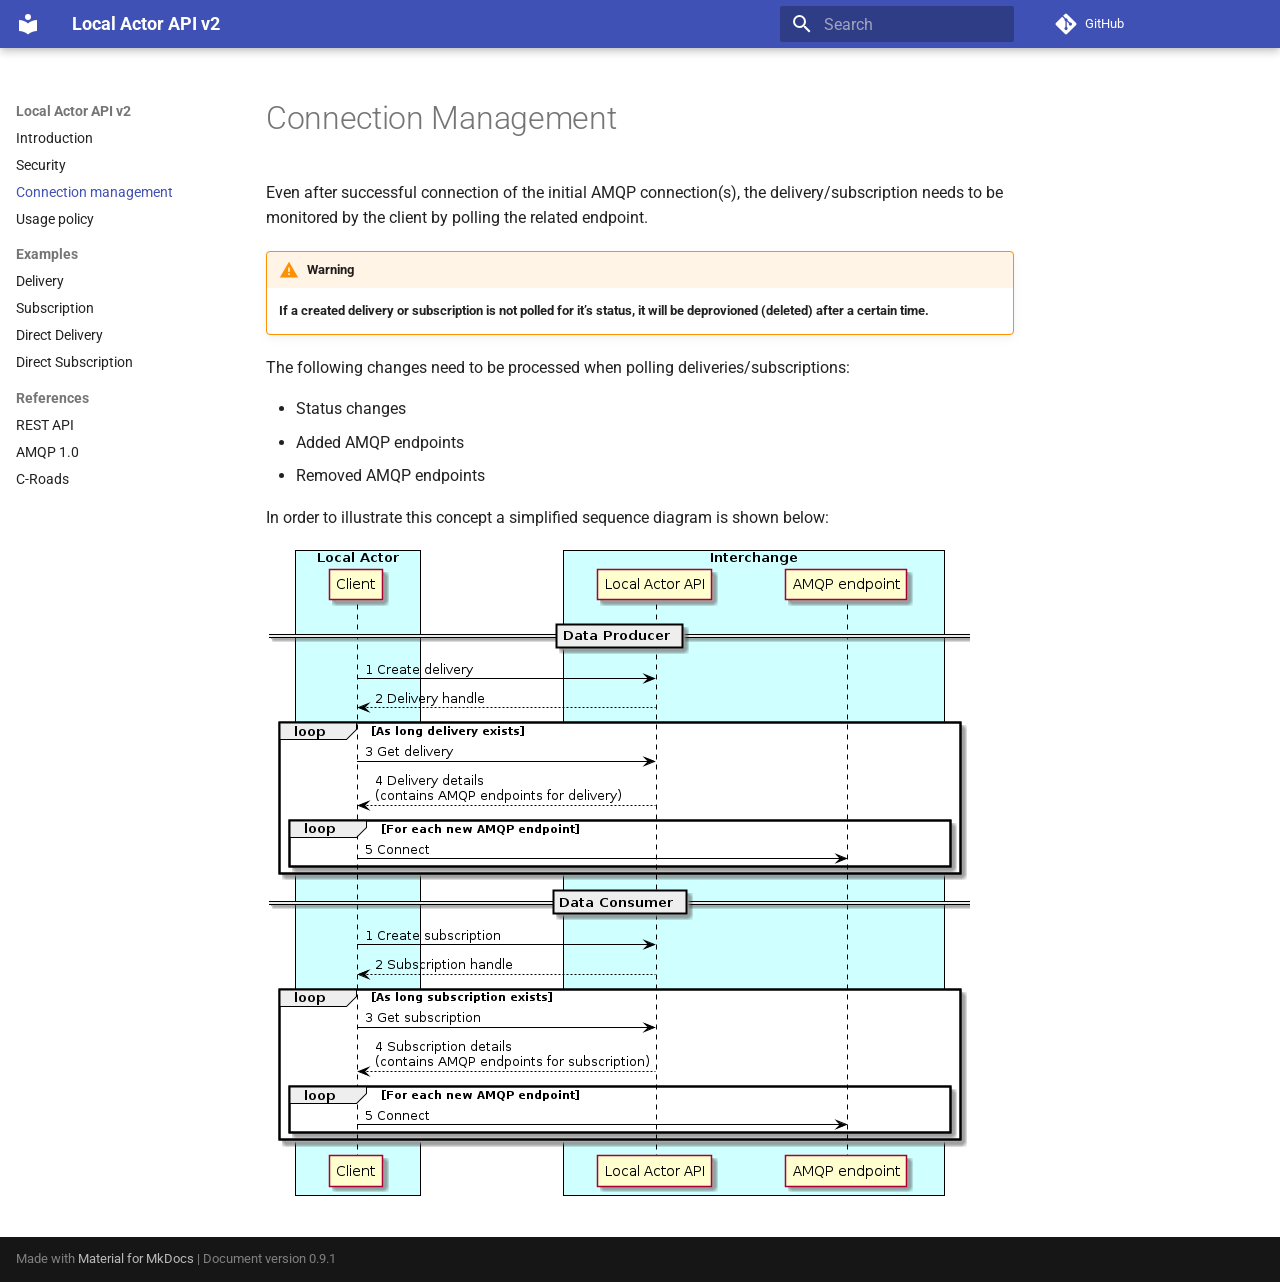
<file: connection-management/index.html>
<!doctype html>
<html lang="en" class="no-js">
  <head>
    
      <meta charset="utf-8">
      <meta name="viewport" content="width=device-width,initial-scale=1">
      
      
      
        <link rel="canonical" href="https://monotch-support.github.io/local-actor-api-v2/connection-management/">
      
      
        <link rel="prev" href="../security/">
      
      
        <link rel="next" href="../usage-policy/">
      
      
      <link rel="icon" href="../assets/images/favicon.png">
      <meta name="generator" content="mkdocs-1.6.1, mkdocs-material-9.6.15">
    
    
      
        <title>Connection management - Local Actor API v2</title>
      
    
    
      <link rel="stylesheet" href="../assets/stylesheets/main.342714a4.min.css">
      
      


    
    
      
    
    
      
        
        
        <link rel="preconnect" href="https://fonts.gstatic.com" crossorigin>
        <link rel="stylesheet" href="https://fonts.googleapis.com/css?family=Roboto:300,300i,400,400i,700,700i%7CRoboto+Mono:400,400i,700,700i&display=fallback">
        <style>:root{--md-text-font:"Roboto";--md-code-font:"Roboto Mono"}</style>
      
    
    
      <link rel="stylesheet" href="../stylesheets/width.css">
    
      <link rel="stylesheet" href="../stylesheets/neoteroi-css-v1.1.2.css">
    
    <script>__md_scope=new URL("..",location),__md_hash=e=>[...e].reduce(((e,_)=>(e<<5)-e+_.charCodeAt(0)),0),__md_get=(e,_=localStorage,t=__md_scope)=>JSON.parse(_.getItem(t.pathname+"."+e)),__md_set=(e,_,t=localStorage,a=__md_scope)=>{try{t.setItem(a.pathname+"."+e,JSON.stringify(_))}catch(e){}}</script>
    
      

    
    
    
  </head>
  
  
    <body dir="ltr">
  
    
    <input class="md-toggle" data-md-toggle="drawer" type="checkbox" id="__drawer" autocomplete="off">
    <input class="md-toggle" data-md-toggle="search" type="checkbox" id="__search" autocomplete="off">
    <label class="md-overlay" for="__drawer"></label>
    <div data-md-component="skip">
      
        
        <a href="#connection-management" class="md-skip">
          Skip to content
        </a>
      
    </div>
    <div data-md-component="announce">
      
    </div>
    
      <div data-md-color-scheme="default" data-md-component="outdated" hidden>
        
      </div>
    
    
      

  

<header class="md-header md-header--shadow" data-md-component="header">
  <nav class="md-header__inner md-grid" aria-label="Header">
    <a href=".." title="Local Actor API v2" class="md-header__button md-logo" aria-label="Local Actor API v2" data-md-component="logo">
      
  
  <svg xmlns="http://www.w3.org/2000/svg" viewBox="0 0 24 24"><path d="M12 8a3 3 0 0 0 3-3 3 3 0 0 0-3-3 3 3 0 0 0-3 3 3 3 0 0 0 3 3m0 3.54C9.64 9.35 6.5 8 3 8v11c3.5 0 6.64 1.35 9 3.54 2.36-2.19 5.5-3.54 9-3.54V8c-3.5 0-6.64 1.35-9 3.54"/></svg>

    </a>
    <label class="md-header__button md-icon" for="__drawer">
      
      <svg xmlns="http://www.w3.org/2000/svg" viewBox="0 0 24 24"><path d="M3 6h18v2H3zm0 5h18v2H3zm0 5h18v2H3z"/></svg>
    </label>
    <div class="md-header__title" data-md-component="header-title">
      <div class="md-header__ellipsis">
        <div class="md-header__topic">
          <span class="md-ellipsis">
            Local Actor API v2
          </span>
        </div>
        <div class="md-header__topic" data-md-component="header-topic">
          <span class="md-ellipsis">
            
              Connection management
            
          </span>
        </div>
      </div>
    </div>
    
    
      <script>var palette=__md_get("__palette");if(palette&&palette.color){if("(prefers-color-scheme)"===palette.color.media){var media=matchMedia("(prefers-color-scheme: light)"),input=document.querySelector(media.matches?"[data-md-color-media='(prefers-color-scheme: light)']":"[data-md-color-media='(prefers-color-scheme: dark)']");palette.color.media=input.getAttribute("data-md-color-media"),palette.color.scheme=input.getAttribute("data-md-color-scheme"),palette.color.primary=input.getAttribute("data-md-color-primary"),palette.color.accent=input.getAttribute("data-md-color-accent")}for(var[key,value]of Object.entries(palette.color))document.body.setAttribute("data-md-color-"+key,value)}</script>
    
    
    
      
      
        <label class="md-header__button md-icon" for="__search">
          
          <svg xmlns="http://www.w3.org/2000/svg" viewBox="0 0 24 24"><path d="M9.5 3A6.5 6.5 0 0 1 16 9.5c0 1.61-.59 3.09-1.56 4.23l.27.27h.79l5 5-1.5 1.5-5-5v-.79l-.27-.27A6.52 6.52 0 0 1 9.5 16 6.5 6.5 0 0 1 3 9.5 6.5 6.5 0 0 1 9.5 3m0 2C7 5 5 7 5 9.5S7 14 9.5 14 14 12 14 9.5 12 5 9.5 5"/></svg>
        </label>
        <div class="md-search" data-md-component="search" role="dialog">
  <label class="md-search__overlay" for="__search"></label>
  <div class="md-search__inner" role="search">
    <form class="md-search__form" name="search">
      <input type="text" class="md-search__input" name="query" aria-label="Search" placeholder="Search" autocapitalize="off" autocorrect="off" autocomplete="off" spellcheck="false" data-md-component="search-query" required>
      <label class="md-search__icon md-icon" for="__search">
        
        <svg xmlns="http://www.w3.org/2000/svg" viewBox="0 0 24 24"><path d="M9.5 3A6.5 6.5 0 0 1 16 9.5c0 1.61-.59 3.09-1.56 4.23l.27.27h.79l5 5-1.5 1.5-5-5v-.79l-.27-.27A6.52 6.52 0 0 1 9.5 16 6.5 6.5 0 0 1 3 9.5 6.5 6.5 0 0 1 9.5 3m0 2C7 5 5 7 5 9.5S7 14 9.5 14 14 12 14 9.5 12 5 9.5 5"/></svg>
        
        <svg xmlns="http://www.w3.org/2000/svg" viewBox="0 0 24 24"><path d="M20 11v2H8l5.5 5.5-1.42 1.42L4.16 12l7.92-7.92L13.5 5.5 8 11z"/></svg>
      </label>
      <nav class="md-search__options" aria-label="Search">
        
        <button type="reset" class="md-search__icon md-icon" title="Clear" aria-label="Clear" tabindex="-1">
          
          <svg xmlns="http://www.w3.org/2000/svg" viewBox="0 0 24 24"><path d="M19 6.41 17.59 5 12 10.59 6.41 5 5 6.41 10.59 12 5 17.59 6.41 19 12 13.41 17.59 19 19 17.59 13.41 12z"/></svg>
        </button>
      </nav>
      
    </form>
    <div class="md-search__output">
      <div class="md-search__scrollwrap" tabindex="0" data-md-scrollfix>
        <div class="md-search-result" data-md-component="search-result">
          <div class="md-search-result__meta">
            Initializing search
          </div>
          <ol class="md-search-result__list" role="presentation"></ol>
        </div>
      </div>
    </div>
  </div>
</div>
      
    
    
      <div class="md-header__source">
        <a href="https://github.com/monotch-support/local-actor-api-v2" title="Go to repository" class="md-source" data-md-component="source">
  <div class="md-source__icon md-icon">
    
    <svg xmlns="http://www.w3.org/2000/svg" viewBox="0 0 448 512"><!--! Font Awesome Free 6.7.2 by @fontawesome - https://fontawesome.com License - https://fontawesome.com/license/free (Icons: CC BY 4.0, Fonts: SIL OFL 1.1, Code: MIT License) Copyright 2024 Fonticons, Inc.--><path d="M439.55 236.05 244 40.45a28.87 28.87 0 0 0-40.81 0l-40.66 40.63 51.52 51.52c27.06-9.14 52.68 16.77 43.39 43.68l49.66 49.66c34.23-11.8 61.18 31 35.47 56.69-26.49 26.49-70.21-2.87-56-37.34L240.22 199v121.85c25.3 12.54 22.26 41.85 9.08 55a34.34 34.34 0 0 1-48.55 0c-17.57-17.6-11.07-46.91 11.25-56v-123c-20.8-8.51-24.6-30.74-18.64-45L142.57 101 8.45 235.14a28.86 28.86 0 0 0 0 40.81l195.61 195.6a28.86 28.86 0 0 0 40.8 0l194.69-194.69a28.86 28.86 0 0 0 0-40.81"/></svg>
  </div>
  <div class="md-source__repository">
    GitHub
  </div>
</a>
      </div>
    
  </nav>
  
</header>
    
    <div class="md-container" data-md-component="container">
      
      
        
          
        
      
      <main class="md-main" data-md-component="main">
        <div class="md-main__inner md-grid">
          
            
              
              <div class="md-sidebar md-sidebar--primary" data-md-component="sidebar" data-md-type="navigation" >
                <div class="md-sidebar__scrollwrap">
                  <div class="md-sidebar__inner">
                    



<nav class="md-nav md-nav--primary" aria-label="Navigation" data-md-level="0">
  <label class="md-nav__title" for="__drawer">
    <a href=".." title="Local Actor API v2" class="md-nav__button md-logo" aria-label="Local Actor API v2" data-md-component="logo">
      
  
  <svg xmlns="http://www.w3.org/2000/svg" viewBox="0 0 24 24"><path d="M12 8a3 3 0 0 0 3-3 3 3 0 0 0-3-3 3 3 0 0 0-3 3 3 3 0 0 0 3 3m0 3.54C9.64 9.35 6.5 8 3 8v11c3.5 0 6.64 1.35 9 3.54 2.36-2.19 5.5-3.54 9-3.54V8c-3.5 0-6.64 1.35-9 3.54"/></svg>

    </a>
    Local Actor API v2
  </label>
  
    <div class="md-nav__source">
      <a href="https://github.com/monotch-support/local-actor-api-v2" title="Go to repository" class="md-source" data-md-component="source">
  <div class="md-source__icon md-icon">
    
    <svg xmlns="http://www.w3.org/2000/svg" viewBox="0 0 448 512"><!--! Font Awesome Free 6.7.2 by @fontawesome - https://fontawesome.com License - https://fontawesome.com/license/free (Icons: CC BY 4.0, Fonts: SIL OFL 1.1, Code: MIT License) Copyright 2024 Fonticons, Inc.--><path d="M439.55 236.05 244 40.45a28.87 28.87 0 0 0-40.81 0l-40.66 40.63 51.52 51.52c27.06-9.14 52.68 16.77 43.39 43.68l49.66 49.66c34.23-11.8 61.18 31 35.47 56.69-26.49 26.49-70.21-2.87-56-37.34L240.22 199v121.85c25.3 12.54 22.26 41.85 9.08 55a34.34 34.34 0 0 1-48.55 0c-17.57-17.6-11.07-46.91 11.25-56v-123c-20.8-8.51-24.6-30.74-18.64-45L142.57 101 8.45 235.14a28.86 28.86 0 0 0 0 40.81l195.61 195.6a28.86 28.86 0 0 0 40.8 0l194.69-194.69a28.86 28.86 0 0 0 0-40.81"/></svg>
  </div>
  <div class="md-source__repository">
    GitHub
  </div>
</a>
    </div>
  
  <ul class="md-nav__list" data-md-scrollfix>
    
      
      
  
  
  
  
    <li class="md-nav__item">
      <a href=".." class="md-nav__link">
        
  
  
  <span class="md-ellipsis">
    Introduction
    
  </span>
  

      </a>
    </li>
  

    
      
      
  
  
  
  
    <li class="md-nav__item">
      <a href="../security/" class="md-nav__link">
        
  
  
  <span class="md-ellipsis">
    Security
    
  </span>
  

      </a>
    </li>
  

    
      
      
  
  
    
  
  
  
    <li class="md-nav__item md-nav__item--active">
      
      <input class="md-nav__toggle md-toggle" type="checkbox" id="__toc">
      
      
        
      
      
      <a href="./" class="md-nav__link md-nav__link--active">
        
  
  
  <span class="md-ellipsis">
    Connection management
    
  </span>
  

      </a>
      
    </li>
  

    
      
      
  
  
  
  
    <li class="md-nav__item">
      <a href="../usage-policy/" class="md-nav__link">
        
  
  
  <span class="md-ellipsis">
    Usage policy
    
  </span>
  

      </a>
    </li>
  

    
      
      
  
  
  
  
    
    
    
    
      
        
        
      
    
    
    <li class="md-nav__item md-nav__item--section md-nav__item--nested">
      
        
        
        <input class="md-nav__toggle md-toggle " type="checkbox" id="__nav_5" >
        
          
          <label class="md-nav__link" for="__nav_5" id="__nav_5_label" tabindex="">
            
  
  
  <span class="md-ellipsis">
    Examples
    
  </span>
  

            <span class="md-nav__icon md-icon"></span>
          </label>
        
        <nav class="md-nav" data-md-level="1" aria-labelledby="__nav_5_label" aria-expanded="false">
          <label class="md-nav__title" for="__nav_5">
            <span class="md-nav__icon md-icon"></span>
            Examples
          </label>
          <ul class="md-nav__list" data-md-scrollfix>
            
              
                
  
  
  
  
    <li class="md-nav__item">
      <a href="../examples/delivery/" class="md-nav__link">
        
  
  
  <span class="md-ellipsis">
    Delivery
    
  </span>
  

      </a>
    </li>
  

              
            
              
                
  
  
  
  
    <li class="md-nav__item">
      <a href="../examples/subscription/" class="md-nav__link">
        
  
  
  <span class="md-ellipsis">
    Subscription
    
  </span>
  

      </a>
    </li>
  

              
            
              
                
  
  
  
  
    <li class="md-nav__item">
      <a href="../examples/delivery-direct/" class="md-nav__link">
        
  
  
  <span class="md-ellipsis">
    Direct Delivery
    
  </span>
  

      </a>
    </li>
  

              
            
              
                
  
  
  
  
    <li class="md-nav__item">
      <a href="../examples/subscription-direct/" class="md-nav__link">
        
  
  
  <span class="md-ellipsis">
    Direct Subscription
    
  </span>
  

      </a>
    </li>
  

              
            
          </ul>
        </nav>
      
    </li>
  

    
      
      
  
  
  
  
    
    
    
    
      
        
        
      
    
    
    <li class="md-nav__item md-nav__item--section md-nav__item--nested">
      
        
        
        <input class="md-nav__toggle md-toggle " type="checkbox" id="__nav_6" >
        
          
          <label class="md-nav__link" for="__nav_6" id="__nav_6_label" tabindex="">
            
  
  
  <span class="md-ellipsis">
    References
    
  </span>
  

            <span class="md-nav__icon md-icon"></span>
          </label>
        
        <nav class="md-nav" data-md-level="1" aria-labelledby="__nav_6_label" aria-expanded="false">
          <label class="md-nav__title" for="__nav_6">
            <span class="md-nav__icon md-icon"></span>
            References
          </label>
          <ul class="md-nav__list" data-md-scrollfix>
            
              
                
  
  
  
  
    <li class="md-nav__item">
      <a href="../openapi/" class="md-nav__link">
        
  
  
  <span class="md-ellipsis">
    REST API
    
  </span>
  

      </a>
    </li>
  

              
            
              
                
  
  
  
  
    <li class="md-nav__item">
      <a href="../amqp/" class="md-nav__link">
        
  
  
  <span class="md-ellipsis">
    AMQP 1.0
    
  </span>
  

      </a>
    </li>
  

              
            
              
                
  
  
  
  
    <li class="md-nav__item">
      <a href="../c-roads/" class="md-nav__link">
        
  
  
  <span class="md-ellipsis">
    C-Roads
    
  </span>
  

      </a>
    </li>
  

              
            
          </ul>
        </nav>
      
    </li>
  

    
  </ul>
</nav>
                  </div>
                </div>
              </div>
            
            
              
              <div class="md-sidebar md-sidebar--secondary" data-md-component="sidebar" data-md-type="toc" >
                <div class="md-sidebar__scrollwrap">
                  <div class="md-sidebar__inner">
                    

<nav class="md-nav md-nav--secondary" aria-label="Table of contents">
  
  
  
    
  
  
</nav>
                  </div>
                </div>
              </div>
            
          
          
            <div class="md-content" data-md-component="content">
              <article class="md-content__inner md-typeset">
                
                  


  
  


<h1 id="connection-management">Connection Management</h1>
<p>Even after successful connection of the initial AMQP connection(s), the delivery/subscription needs to be monitored by the client by polling the related endpoint.</p>
<div class="admonition warning">
<p class="admonition-title">Warning</p>
<p><strong>If a created delivery or subscription is not polled for it’s status, it will be deprovioned (deleted) after a certain time.</strong></p>
</div>
<p>The following changes need to be processed when polling deliveries/subscriptions:</p>
<ul>
<li>Status changes</li>
<li>Added AMQP endpoints</li>
<li>Removed AMQP endpoints</li>
</ul>
<p>In order to illustrate this concept a simplified sequence diagram is shown below:</p>
<p><img src="[data-uri]" class="uml" alt="uml diagram" title="" /></p>












                
              </article>
            </div>
          
          
<script>var target=document.getElementById(location.hash.slice(1));target&&target.name&&(target.checked=target.name.startsWith("__tabbed_"))</script>
        </div>
        
      </main>
      
        <footer class="md-footer">
  
  <div class="md-footer-meta md-typeset">
    <div class="md-footer-meta__inner md-grid">
      <div class="md-copyright">
  
  
    Made with
    <a href="https://squidfunk.github.io/mkdocs-material/" target="_blank" rel="noopener">
      Material for MkDocs
    </a>
  
  
    | Document version 0.9.1
  
</div>
      
    </div>
  </div>
</footer>
      
    </div>
    <div class="md-dialog" data-md-component="dialog">
      <div class="md-dialog__inner md-typeset"></div>
    </div>
    
    
    
      
      <script id="__config" type="application/json">{"base": "..", "features": ["navigation.instant", "navigation.sections", "content.code.copy"], "search": "../assets/javascripts/workers/search.d50fe291.min.js", "tags": null, "translations": {"clipboard.copied": "Copied to clipboard", "clipboard.copy": "Copy to clipboard", "search.result.more.one": "1 more on this page", "search.result.more.other": "# more on this page", "search.result.none": "No matching documents", "search.result.one": "1 matching document", "search.result.other": "# matching documents", "search.result.placeholder": "Type to start searching", "search.result.term.missing": "Missing", "select.version": "Select version"}, "version": "0.9.1"}</script>
    
    
      <script src="../assets/javascripts/bundle.56ea9cef.min.js"></script>
      
    
  </body>
</html>
</file>
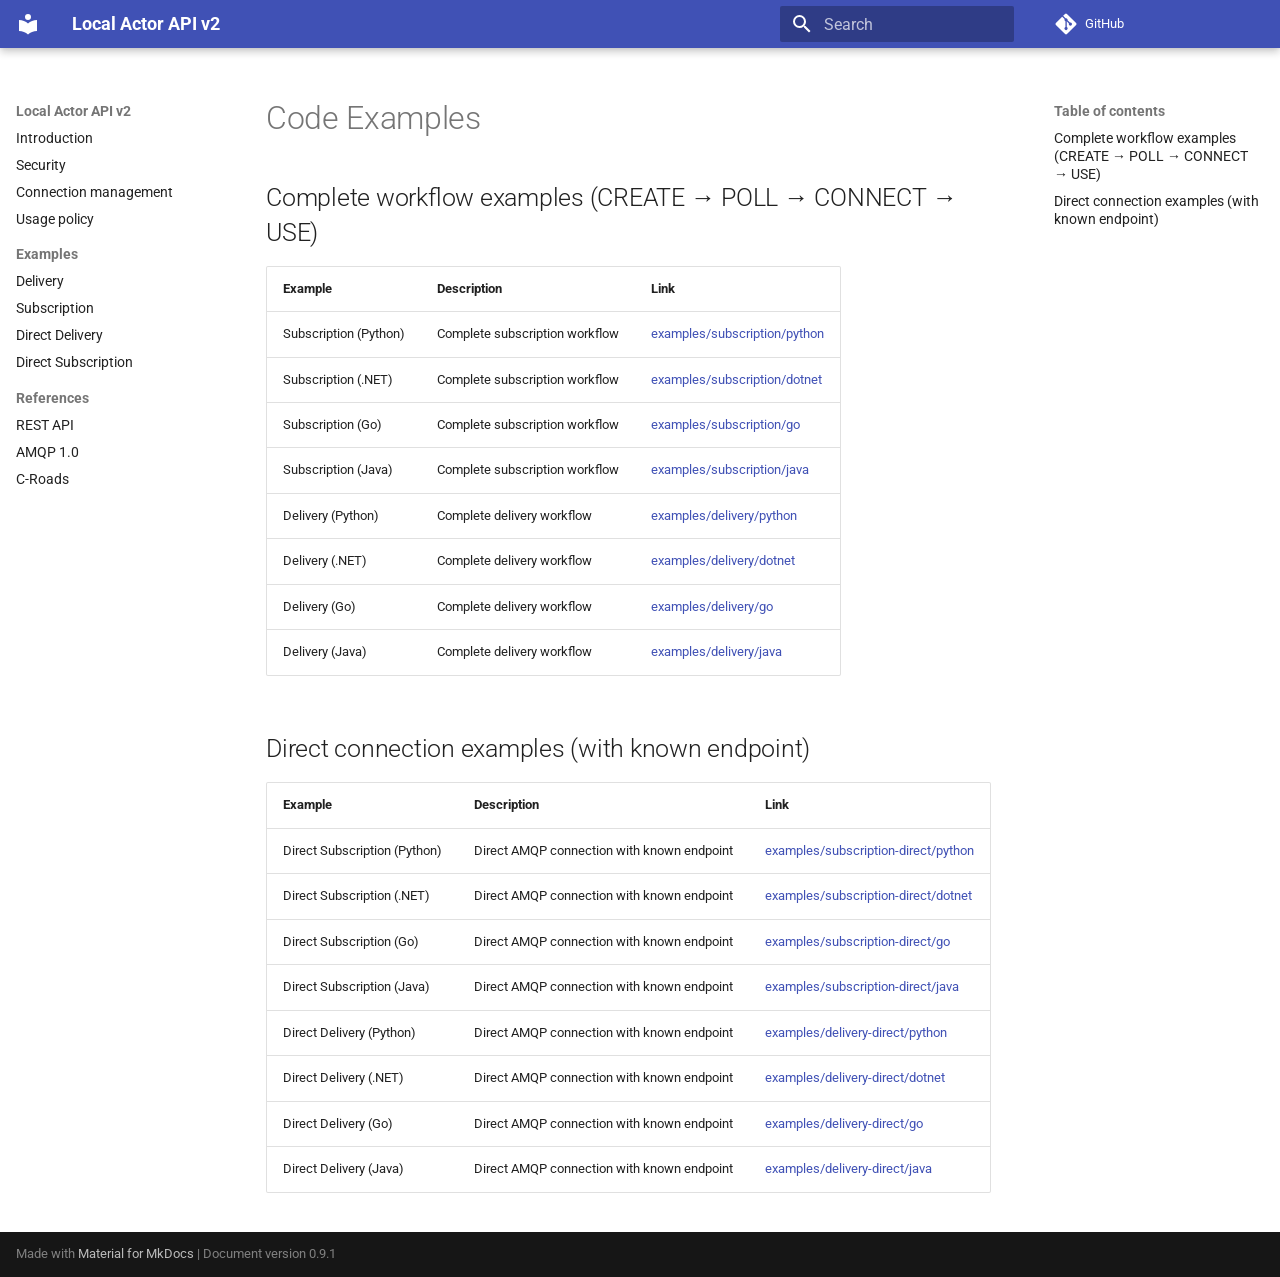
<file: examples/index.html>
<!doctype html>
<html lang="en" class="no-js">
  <head>
    
      <meta charset="utf-8">
      <meta name="viewport" content="width=device-width,initial-scale=1">
      
      
      
        <link rel="canonical" href="https://monotch-support.github.io/local-actor-api-v2/examples/">
      
      
      
      
      <link rel="icon" href="../assets/images/favicon.png">
      <meta name="generator" content="mkdocs-1.6.1, mkdocs-material-9.6.15">
    
    
      
        <title>Code Examples - Local Actor API v2</title>
      
    
    
      <link rel="stylesheet" href="../assets/stylesheets/main.342714a4.min.css">
      
      


    
    
      
    
    
      
        
        
        <link rel="preconnect" href="https://fonts.gstatic.com" crossorigin>
        <link rel="stylesheet" href="https://fonts.googleapis.com/css?family=Roboto:300,300i,400,400i,700,700i%7CRoboto+Mono:400,400i,700,700i&display=fallback">
        <style>:root{--md-text-font:"Roboto";--md-code-font:"Roboto Mono"}</style>
      
    
    
      <link rel="stylesheet" href="../stylesheets/width.css">
    
      <link rel="stylesheet" href="../stylesheets/neoteroi-css-v1.1.2.css">
    
    <script>__md_scope=new URL("..",location),__md_hash=e=>[...e].reduce(((e,_)=>(e<<5)-e+_.charCodeAt(0)),0),__md_get=(e,_=localStorage,t=__md_scope)=>JSON.parse(_.getItem(t.pathname+"."+e)),__md_set=(e,_,t=localStorage,a=__md_scope)=>{try{t.setItem(a.pathname+"."+e,JSON.stringify(_))}catch(e){}}</script>
    
      

    
    
    
  </head>
  
  
    <body dir="ltr">
  
    
    <input class="md-toggle" data-md-toggle="drawer" type="checkbox" id="__drawer" autocomplete="off">
    <input class="md-toggle" data-md-toggle="search" type="checkbox" id="__search" autocomplete="off">
    <label class="md-overlay" for="__drawer"></label>
    <div data-md-component="skip">
      
        
        <a href="#code-examples" class="md-skip">
          Skip to content
        </a>
      
    </div>
    <div data-md-component="announce">
      
    </div>
    
      <div data-md-color-scheme="default" data-md-component="outdated" hidden>
        
      </div>
    
    
      

  

<header class="md-header md-header--shadow" data-md-component="header">
  <nav class="md-header__inner md-grid" aria-label="Header">
    <a href=".." title="Local Actor API v2" class="md-header__button md-logo" aria-label="Local Actor API v2" data-md-component="logo">
      
  
  <svg xmlns="http://www.w3.org/2000/svg" viewBox="0 0 24 24"><path d="M12 8a3 3 0 0 0 3-3 3 3 0 0 0-3-3 3 3 0 0 0-3 3 3 3 0 0 0 3 3m0 3.54C9.64 9.35 6.5 8 3 8v11c3.5 0 6.64 1.35 9 3.54 2.36-2.19 5.5-3.54 9-3.54V8c-3.5 0-6.64 1.35-9 3.54"/></svg>

    </a>
    <label class="md-header__button md-icon" for="__drawer">
      
      <svg xmlns="http://www.w3.org/2000/svg" viewBox="0 0 24 24"><path d="M3 6h18v2H3zm0 5h18v2H3zm0 5h18v2H3z"/></svg>
    </label>
    <div class="md-header__title" data-md-component="header-title">
      <div class="md-header__ellipsis">
        <div class="md-header__topic">
          <span class="md-ellipsis">
            Local Actor API v2
          </span>
        </div>
        <div class="md-header__topic" data-md-component="header-topic">
          <span class="md-ellipsis">
            
              Code Examples
            
          </span>
        </div>
      </div>
    </div>
    
    
      <script>var palette=__md_get("__palette");if(palette&&palette.color){if("(prefers-color-scheme)"===palette.color.media){var media=matchMedia("(prefers-color-scheme: light)"),input=document.querySelector(media.matches?"[data-md-color-media='(prefers-color-scheme: light)']":"[data-md-color-media='(prefers-color-scheme: dark)']");palette.color.media=input.getAttribute("data-md-color-media"),palette.color.scheme=input.getAttribute("data-md-color-scheme"),palette.color.primary=input.getAttribute("data-md-color-primary"),palette.color.accent=input.getAttribute("data-md-color-accent")}for(var[key,value]of Object.entries(palette.color))document.body.setAttribute("data-md-color-"+key,value)}</script>
    
    
    
      
      
        <label class="md-header__button md-icon" for="__search">
          
          <svg xmlns="http://www.w3.org/2000/svg" viewBox="0 0 24 24"><path d="M9.5 3A6.5 6.5 0 0 1 16 9.5c0 1.61-.59 3.09-1.56 4.23l.27.27h.79l5 5-1.5 1.5-5-5v-.79l-.27-.27A6.52 6.52 0 0 1 9.5 16 6.5 6.5 0 0 1 3 9.5 6.5 6.5 0 0 1 9.5 3m0 2C7 5 5 7 5 9.5S7 14 9.5 14 14 12 14 9.5 12 5 9.5 5"/></svg>
        </label>
        <div class="md-search" data-md-component="search" role="dialog">
  <label class="md-search__overlay" for="__search"></label>
  <div class="md-search__inner" role="search">
    <form class="md-search__form" name="search">
      <input type="text" class="md-search__input" name="query" aria-label="Search" placeholder="Search" autocapitalize="off" autocorrect="off" autocomplete="off" spellcheck="false" data-md-component="search-query" required>
      <label class="md-search__icon md-icon" for="__search">
        
        <svg xmlns="http://www.w3.org/2000/svg" viewBox="0 0 24 24"><path d="M9.5 3A6.5 6.5 0 0 1 16 9.5c0 1.61-.59 3.09-1.56 4.23l.27.27h.79l5 5-1.5 1.5-5-5v-.79l-.27-.27A6.52 6.52 0 0 1 9.5 16 6.5 6.5 0 0 1 3 9.5 6.5 6.5 0 0 1 9.5 3m0 2C7 5 5 7 5 9.5S7 14 9.5 14 14 12 14 9.5 12 5 9.5 5"/></svg>
        
        <svg xmlns="http://www.w3.org/2000/svg" viewBox="0 0 24 24"><path d="M20 11v2H8l5.5 5.5-1.42 1.42L4.16 12l7.92-7.92L13.5 5.5 8 11z"/></svg>
      </label>
      <nav class="md-search__options" aria-label="Search">
        
        <button type="reset" class="md-search__icon md-icon" title="Clear" aria-label="Clear" tabindex="-1">
          
          <svg xmlns="http://www.w3.org/2000/svg" viewBox="0 0 24 24"><path d="M19 6.41 17.59 5 12 10.59 6.41 5 5 6.41 10.59 12 5 17.59 6.41 19 12 13.41 17.59 19 19 17.59 13.41 12z"/></svg>
        </button>
      </nav>
      
    </form>
    <div class="md-search__output">
      <div class="md-search__scrollwrap" tabindex="0" data-md-scrollfix>
        <div class="md-search-result" data-md-component="search-result">
          <div class="md-search-result__meta">
            Initializing search
          </div>
          <ol class="md-search-result__list" role="presentation"></ol>
        </div>
      </div>
    </div>
  </div>
</div>
      
    
    
      <div class="md-header__source">
        <a href="https://github.com/monotch-support/local-actor-api-v2" title="Go to repository" class="md-source" data-md-component="source">
  <div class="md-source__icon md-icon">
    
    <svg xmlns="http://www.w3.org/2000/svg" viewBox="0 0 448 512"><!--! Font Awesome Free 6.7.2 by @fontawesome - https://fontawesome.com License - https://fontawesome.com/license/free (Icons: CC BY 4.0, Fonts: SIL OFL 1.1, Code: MIT License) Copyright 2024 Fonticons, Inc.--><path d="M439.55 236.05 244 40.45a28.87 28.87 0 0 0-40.81 0l-40.66 40.63 51.52 51.52c27.06-9.14 52.68 16.77 43.39 43.68l49.66 49.66c34.23-11.8 61.18 31 35.47 56.69-26.49 26.49-70.21-2.87-56-37.34L240.22 199v121.85c25.3 12.54 22.26 41.85 9.08 55a34.34 34.34 0 0 1-48.55 0c-17.57-17.6-11.07-46.91 11.25-56v-123c-20.8-8.51-24.6-30.74-18.64-45L142.57 101 8.45 235.14a28.86 28.86 0 0 0 0 40.81l195.61 195.6a28.86 28.86 0 0 0 40.8 0l194.69-194.69a28.86 28.86 0 0 0 0-40.81"/></svg>
  </div>
  <div class="md-source__repository">
    GitHub
  </div>
</a>
      </div>
    
  </nav>
  
</header>
    
    <div class="md-container" data-md-component="container">
      
      
        
          
        
      
      <main class="md-main" data-md-component="main">
        <div class="md-main__inner md-grid">
          
            
              
              <div class="md-sidebar md-sidebar--primary" data-md-component="sidebar" data-md-type="navigation" >
                <div class="md-sidebar__scrollwrap">
                  <div class="md-sidebar__inner">
                    



<nav class="md-nav md-nav--primary" aria-label="Navigation" data-md-level="0">
  <label class="md-nav__title" for="__drawer">
    <a href=".." title="Local Actor API v2" class="md-nav__button md-logo" aria-label="Local Actor API v2" data-md-component="logo">
      
  
  <svg xmlns="http://www.w3.org/2000/svg" viewBox="0 0 24 24"><path d="M12 8a3 3 0 0 0 3-3 3 3 0 0 0-3-3 3 3 0 0 0-3 3 3 3 0 0 0 3 3m0 3.54C9.64 9.35 6.5 8 3 8v11c3.5 0 6.64 1.35 9 3.54 2.36-2.19 5.5-3.54 9-3.54V8c-3.5 0-6.64 1.35-9 3.54"/></svg>

    </a>
    Local Actor API v2
  </label>
  
    <div class="md-nav__source">
      <a href="https://github.com/monotch-support/local-actor-api-v2" title="Go to repository" class="md-source" data-md-component="source">
  <div class="md-source__icon md-icon">
    
    <svg xmlns="http://www.w3.org/2000/svg" viewBox="0 0 448 512"><!--! Font Awesome Free 6.7.2 by @fontawesome - https://fontawesome.com License - https://fontawesome.com/license/free (Icons: CC BY 4.0, Fonts: SIL OFL 1.1, Code: MIT License) Copyright 2024 Fonticons, Inc.--><path d="M439.55 236.05 244 40.45a28.87 28.87 0 0 0-40.81 0l-40.66 40.63 51.52 51.52c27.06-9.14 52.68 16.77 43.39 43.68l49.66 49.66c34.23-11.8 61.18 31 35.47 56.69-26.49 26.49-70.21-2.87-56-37.34L240.22 199v121.85c25.3 12.54 22.26 41.85 9.08 55a34.34 34.34 0 0 1-48.55 0c-17.57-17.6-11.07-46.91 11.25-56v-123c-20.8-8.51-24.6-30.74-18.64-45L142.57 101 8.45 235.14a28.86 28.86 0 0 0 0 40.81l195.61 195.6a28.86 28.86 0 0 0 40.8 0l194.69-194.69a28.86 28.86 0 0 0 0-40.81"/></svg>
  </div>
  <div class="md-source__repository">
    GitHub
  </div>
</a>
    </div>
  
  <ul class="md-nav__list" data-md-scrollfix>
    
      
      
  
  
  
  
    <li class="md-nav__item">
      <a href=".." class="md-nav__link">
        
  
  
  <span class="md-ellipsis">
    Introduction
    
  </span>
  

      </a>
    </li>
  

    
      
      
  
  
  
  
    <li class="md-nav__item">
      <a href="../security/" class="md-nav__link">
        
  
  
  <span class="md-ellipsis">
    Security
    
  </span>
  

      </a>
    </li>
  

    
      
      
  
  
  
  
    <li class="md-nav__item">
      <a href="../connection-management/" class="md-nav__link">
        
  
  
  <span class="md-ellipsis">
    Connection management
    
  </span>
  

      </a>
    </li>
  

    
      
      
  
  
  
  
    <li class="md-nav__item">
      <a href="../usage-policy/" class="md-nav__link">
        
  
  
  <span class="md-ellipsis">
    Usage policy
    
  </span>
  

      </a>
    </li>
  

    
      
      
  
  
  
  
    
    
    
    
      
        
        
      
    
    
    <li class="md-nav__item md-nav__item--section md-nav__item--nested">
      
        
        
        <input class="md-nav__toggle md-toggle " type="checkbox" id="__nav_5" >
        
          
          <label class="md-nav__link" for="__nav_5" id="__nav_5_label" tabindex="">
            
  
  
  <span class="md-ellipsis">
    Examples
    
  </span>
  

            <span class="md-nav__icon md-icon"></span>
          </label>
        
        <nav class="md-nav" data-md-level="1" aria-labelledby="__nav_5_label" aria-expanded="false">
          <label class="md-nav__title" for="__nav_5">
            <span class="md-nav__icon md-icon"></span>
            Examples
          </label>
          <ul class="md-nav__list" data-md-scrollfix>
            
              
                
  
  
  
  
    <li class="md-nav__item">
      <a href="delivery/" class="md-nav__link">
        
  
  
  <span class="md-ellipsis">
    Delivery
    
  </span>
  

      </a>
    </li>
  

              
            
              
                
  
  
  
  
    <li class="md-nav__item">
      <a href="subscription/" class="md-nav__link">
        
  
  
  <span class="md-ellipsis">
    Subscription
    
  </span>
  

      </a>
    </li>
  

              
            
              
                
  
  
  
  
    <li class="md-nav__item">
      <a href="delivery-direct/" class="md-nav__link">
        
  
  
  <span class="md-ellipsis">
    Direct Delivery
    
  </span>
  

      </a>
    </li>
  

              
            
              
                
  
  
  
  
    <li class="md-nav__item">
      <a href="subscription-direct/" class="md-nav__link">
        
  
  
  <span class="md-ellipsis">
    Direct Subscription
    
  </span>
  

      </a>
    </li>
  

              
            
          </ul>
        </nav>
      
    </li>
  

    
      
      
  
  
  
  
    
    
    
    
      
        
        
      
    
    
    <li class="md-nav__item md-nav__item--section md-nav__item--nested">
      
        
        
        <input class="md-nav__toggle md-toggle " type="checkbox" id="__nav_6" >
        
          
          <label class="md-nav__link" for="__nav_6" id="__nav_6_label" tabindex="">
            
  
  
  <span class="md-ellipsis">
    References
    
  </span>
  

            <span class="md-nav__icon md-icon"></span>
          </label>
        
        <nav class="md-nav" data-md-level="1" aria-labelledby="__nav_6_label" aria-expanded="false">
          <label class="md-nav__title" for="__nav_6">
            <span class="md-nav__icon md-icon"></span>
            References
          </label>
          <ul class="md-nav__list" data-md-scrollfix>
            
              
                
  
  
  
  
    <li class="md-nav__item">
      <a href="../openapi/" class="md-nav__link">
        
  
  
  <span class="md-ellipsis">
    REST API
    
  </span>
  

      </a>
    </li>
  

              
            
              
                
  
  
  
  
    <li class="md-nav__item">
      <a href="../amqp/" class="md-nav__link">
        
  
  
  <span class="md-ellipsis">
    AMQP 1.0
    
  </span>
  

      </a>
    </li>
  

              
            
              
                
  
  
  
  
    <li class="md-nav__item">
      <a href="../c-roads/" class="md-nav__link">
        
  
  
  <span class="md-ellipsis">
    C-Roads
    
  </span>
  

      </a>
    </li>
  

              
            
          </ul>
        </nav>
      
    </li>
  

    
  </ul>
</nav>
                  </div>
                </div>
              </div>
            
            
              
              <div class="md-sidebar md-sidebar--secondary" data-md-component="sidebar" data-md-type="toc" >
                <div class="md-sidebar__scrollwrap">
                  <div class="md-sidebar__inner">
                    

<nav class="md-nav md-nav--secondary" aria-label="Table of contents">
  
  
  
    
  
  
    <label class="md-nav__title" for="__toc">
      <span class="md-nav__icon md-icon"></span>
      Table of contents
    </label>
    <ul class="md-nav__list" data-md-component="toc" data-md-scrollfix>
      
        <li class="md-nav__item">
  <a href="#complete-workflow-examples-create-poll-connect-use" class="md-nav__link">
    <span class="md-ellipsis">
      Complete workflow examples (CREATE → POLL → CONNECT → USE)
    </span>
  </a>
  
</li>
      
        <li class="md-nav__item">
  <a href="#direct-connection-examples-with-known-endpoint" class="md-nav__link">
    <span class="md-ellipsis">
      Direct connection examples (with known endpoint)
    </span>
  </a>
  
</li>
      
    </ul>
  
</nav>
                  </div>
                </div>
              </div>
            
          
          
            <div class="md-content" data-md-component="content">
              <article class="md-content__inner md-typeset">
                
                  


  
  


<h1 id="code-examples">Code Examples</h1>
<h2 id="complete-workflow-examples-create-poll-connect-use">Complete workflow examples (CREATE → POLL → CONNECT → USE)</h2>
<table>
<thead>
<tr>
<th>Example</th>
<th>Description</th>
<th>Link</th>
</tr>
</thead>
<tbody>
<tr>
<td>Subscription (Python)</td>
<td>Complete subscription workflow</td>
<td><a href="https://github.com/monotch-support/local-actor-api-v2/tree/main/examples/subscription/python">examples/subscription/python</a></td>
</tr>
<tr>
<td>Subscription (.NET)</td>
<td>Complete subscription workflow</td>
<td><a href="https://github.com/monotch-support/local-actor-api-v2/tree/main/examples/subscription/dotnet">examples/subscription/dotnet</a></td>
</tr>
<tr>
<td>Subscription (Go)</td>
<td>Complete subscription workflow</td>
<td><a href="https://github.com/monotch-support/local-actor-api-v2/tree/main/examples/subscription/go">examples/subscription/go</a></td>
</tr>
<tr>
<td>Subscription (Java)</td>
<td>Complete subscription workflow</td>
<td><a href="https://github.com/monotch-support/local-actor-api-v2/tree/main/examples/subscription/java">examples/subscription/java</a></td>
</tr>
<tr>
<td>Delivery (Python)</td>
<td>Complete delivery workflow</td>
<td><a href="https://github.com/monotch-support/local-actor-api-v2/tree/main/examples/delivery/python">examples/delivery/python</a></td>
</tr>
<tr>
<td>Delivery (.NET)</td>
<td>Complete delivery workflow</td>
<td><a href="https://github.com/monotch-support/local-actor-api-v2/tree/main/examples/delivery/dotnet">examples/delivery/dotnet</a></td>
</tr>
<tr>
<td>Delivery (Go)</td>
<td>Complete delivery workflow</td>
<td><a href="https://github.com/monotch-support/local-actor-api-v2/tree/main/examples/delivery/go">examples/delivery/go</a></td>
</tr>
<tr>
<td>Delivery (Java)</td>
<td>Complete delivery workflow</td>
<td><a href="https://github.com/monotch-support/local-actor-api-v2/tree/main/examples/delivery/java">examples/delivery/java</a></td>
</tr>
</tbody>
</table>
<h2 id="direct-connection-examples-with-known-endpoint">Direct connection examples (with known endpoint)</h2>
<table>
<thead>
<tr>
<th>Example</th>
<th>Description</th>
<th>Link</th>
</tr>
</thead>
<tbody>
<tr>
<td>Direct Subscription (Python)</td>
<td>Direct AMQP connection with known endpoint</td>
<td><a href="https://github.com/monotch-support/local-actor-api-v2/tree/main/examples/subscription-direct/python">examples/subscription-direct/python</a></td>
</tr>
<tr>
<td>Direct Subscription (.NET)</td>
<td>Direct AMQP connection with known endpoint</td>
<td><a href="https://github.com/monotch-support/local-actor-api-v2/tree/main/examples/subscription-direct/dotnet">examples/subscription-direct/dotnet</a></td>
</tr>
<tr>
<td>Direct Subscription (Go)</td>
<td>Direct AMQP connection with known endpoint</td>
<td><a href="https://github.com/monotch-support/local-actor-api-v2/tree/main/examples/subscription-direct/go">examples/subscription-direct/go</a></td>
</tr>
<tr>
<td>Direct Subscription (Java)</td>
<td>Direct AMQP connection with known endpoint</td>
<td><a href="https://github.com/monotch-support/local-actor-api-v2/tree/main/examples/subscription-direct/java">examples/subscription-direct/java</a></td>
</tr>
<tr>
<td>Direct Delivery (Python)</td>
<td>Direct AMQP connection with known endpoint</td>
<td><a href="https://github.com/monotch-support/local-actor-api-v2/tree/main/examples/delivery-direct/python">examples/delivery-direct/python</a></td>
</tr>
<tr>
<td>Direct Delivery (.NET)</td>
<td>Direct AMQP connection with known endpoint</td>
<td><a href="https://github.com/monotch-support/local-actor-api-v2/tree/main/examples/delivery-direct/dotnet">examples/delivery-direct/dotnet</a></td>
</tr>
<tr>
<td>Direct Delivery (Go)</td>
<td>Direct AMQP connection with known endpoint</td>
<td><a href="https://github.com/monotch-support/local-actor-api-v2/tree/main/examples/delivery-direct/go">examples/delivery-direct/go</a></td>
</tr>
<tr>
<td>Direct Delivery (Java)</td>
<td>Direct AMQP connection with known endpoint</td>
<td><a href="https://github.com/monotch-support/local-actor-api-v2/tree/main/examples/delivery-direct/java">examples/delivery-direct/java</a></td>
</tr>
</tbody>
</table>












                
              </article>
            </div>
          
          
<script>var target=document.getElementById(location.hash.slice(1));target&&target.name&&(target.checked=target.name.startsWith("__tabbed_"))</script>
        </div>
        
      </main>
      
        <footer class="md-footer">
  
  <div class="md-footer-meta md-typeset">
    <div class="md-footer-meta__inner md-grid">
      <div class="md-copyright">
  
  
    Made with
    <a href="https://squidfunk.github.io/mkdocs-material/" target="_blank" rel="noopener">
      Material for MkDocs
    </a>
  
  
    | Document version 0.9.1
  
</div>
      
    </div>
  </div>
</footer>
      
    </div>
    <div class="md-dialog" data-md-component="dialog">
      <div class="md-dialog__inner md-typeset"></div>
    </div>
    
    
    
      
      <script id="__config" type="application/json">{"base": "..", "features": ["navigation.instant", "navigation.sections", "content.code.copy"], "search": "../assets/javascripts/workers/search.d50fe291.min.js", "tags": null, "translations": {"clipboard.copied": "Copied to clipboard", "clipboard.copy": "Copy to clipboard", "search.result.more.one": "1 more on this page", "search.result.more.other": "# more on this page", "search.result.none": "No matching documents", "search.result.one": "1 matching document", "search.result.other": "# matching documents", "search.result.placeholder": "Type to start searching", "search.result.term.missing": "Missing", "select.version": "Select version"}, "version": "0.9.1"}</script>
    
    
      <script src="../assets/javascripts/bundle.56ea9cef.min.js"></script>
      
    
  </body>
</html>
</file>
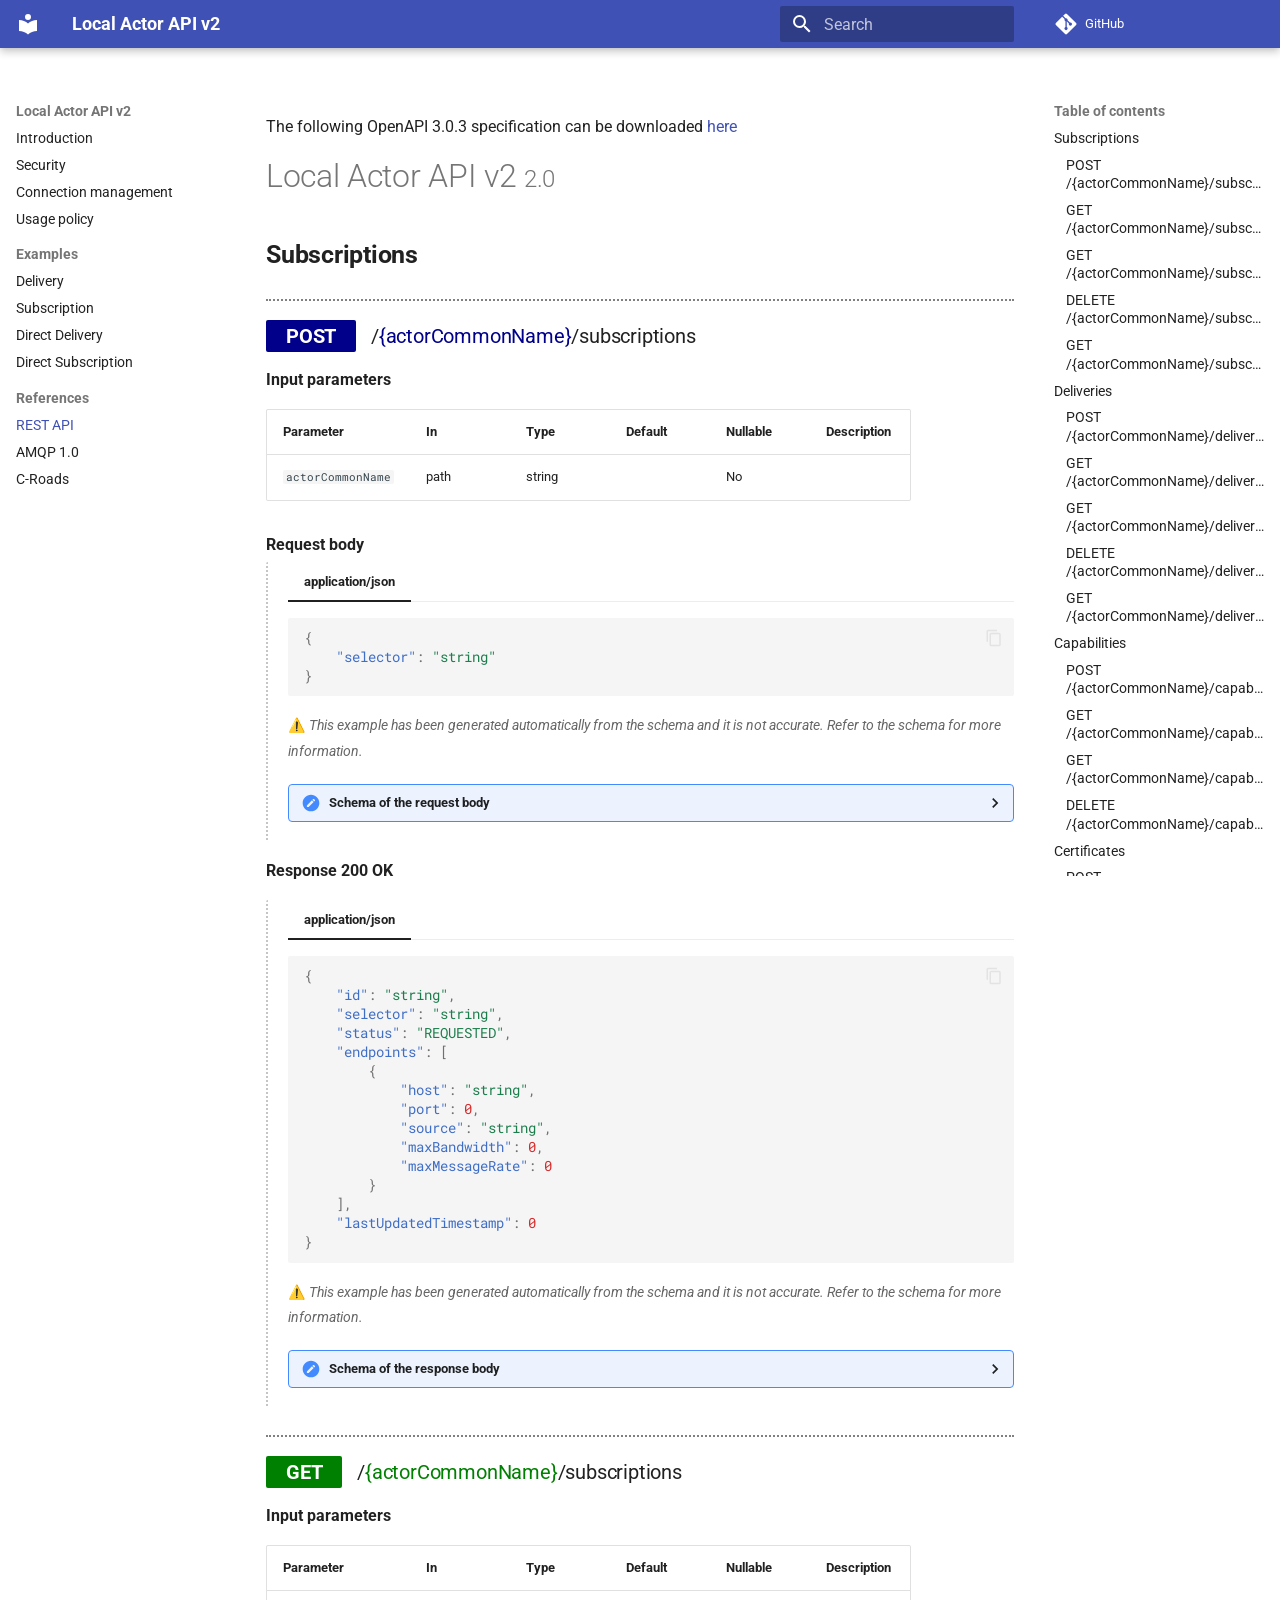
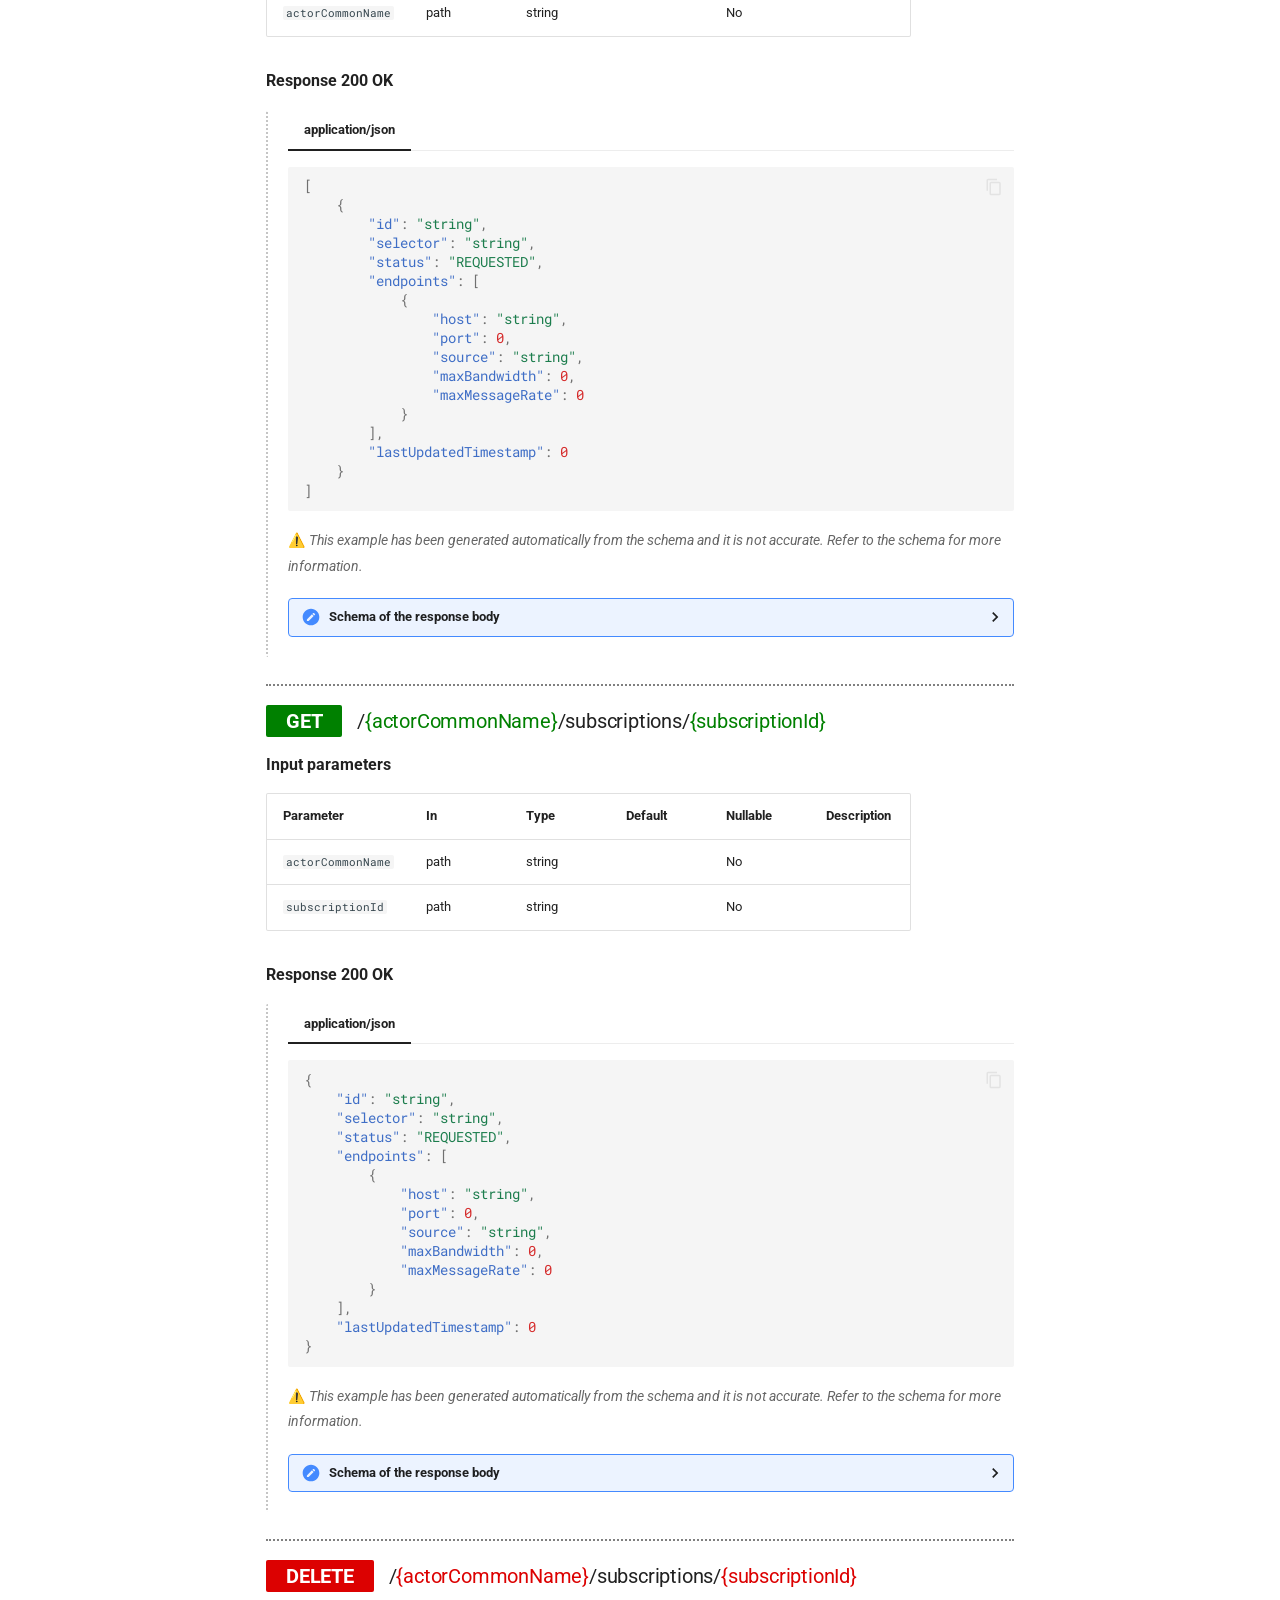
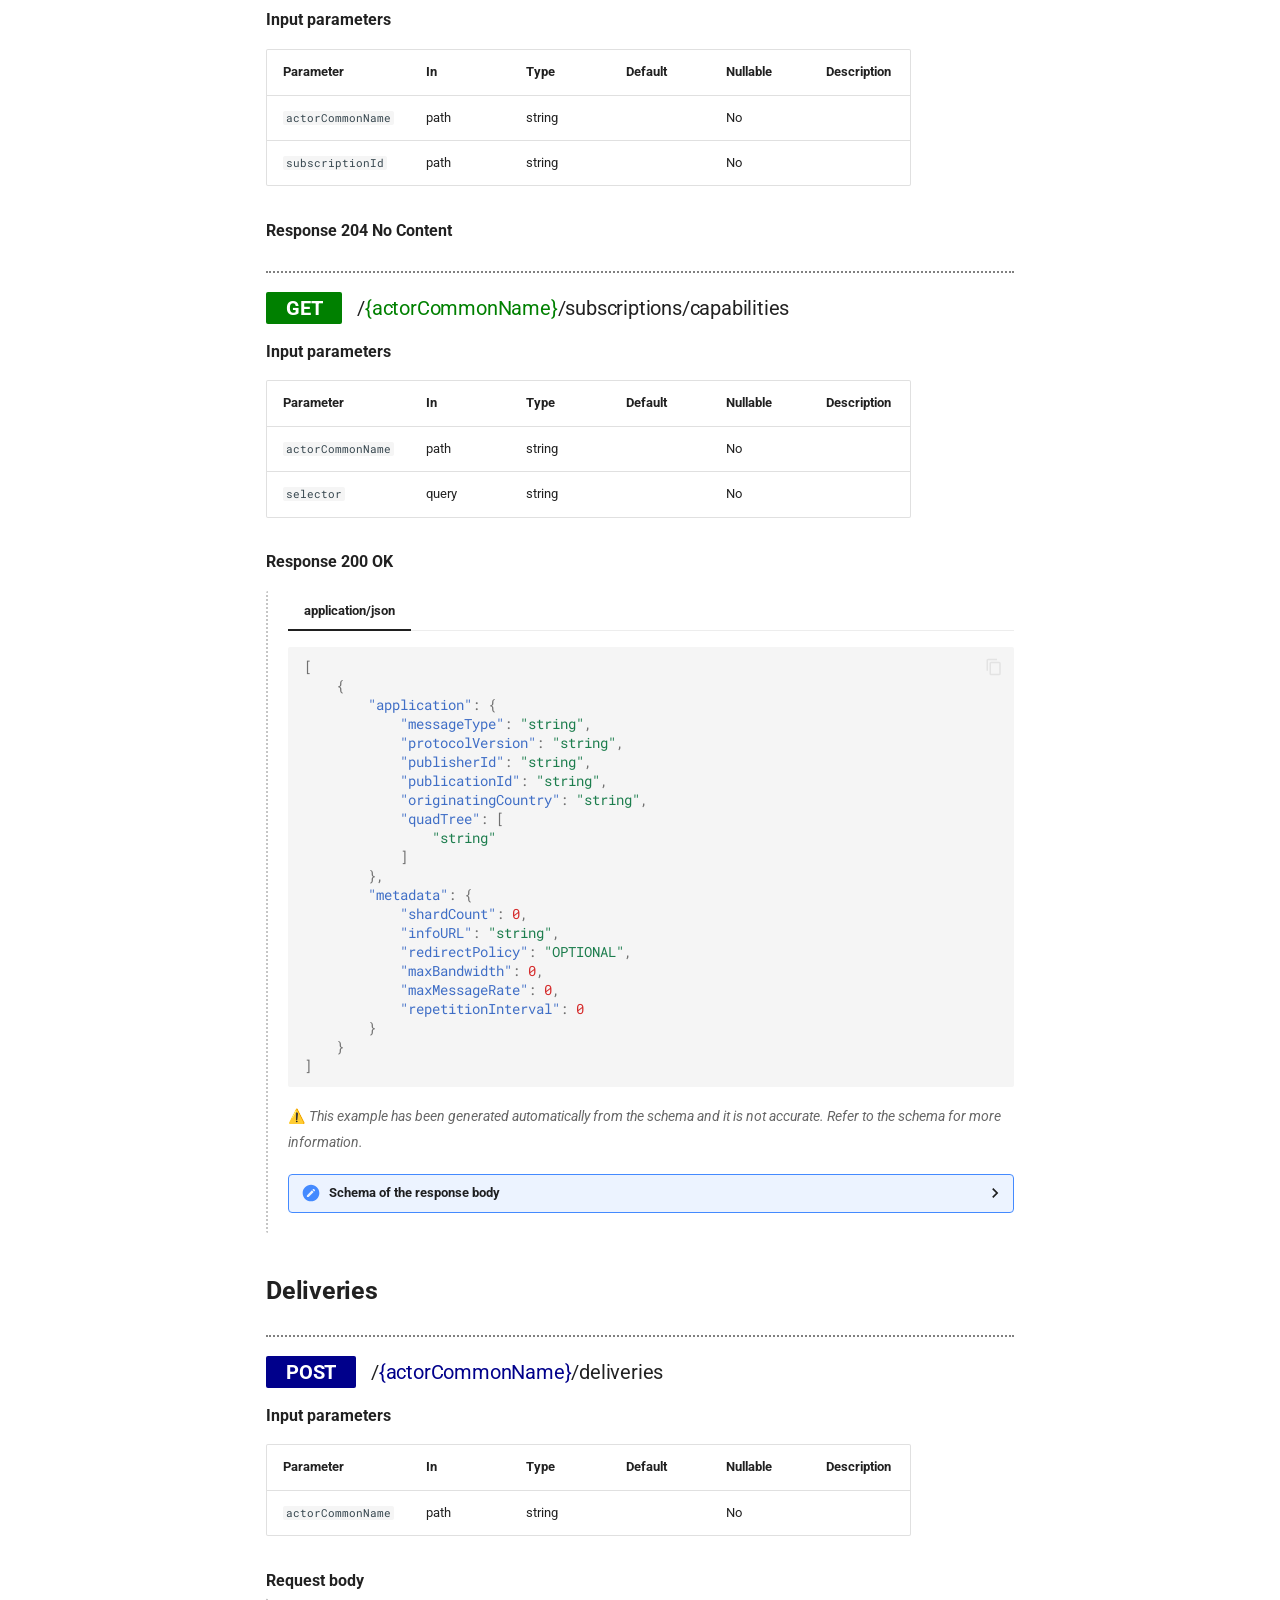
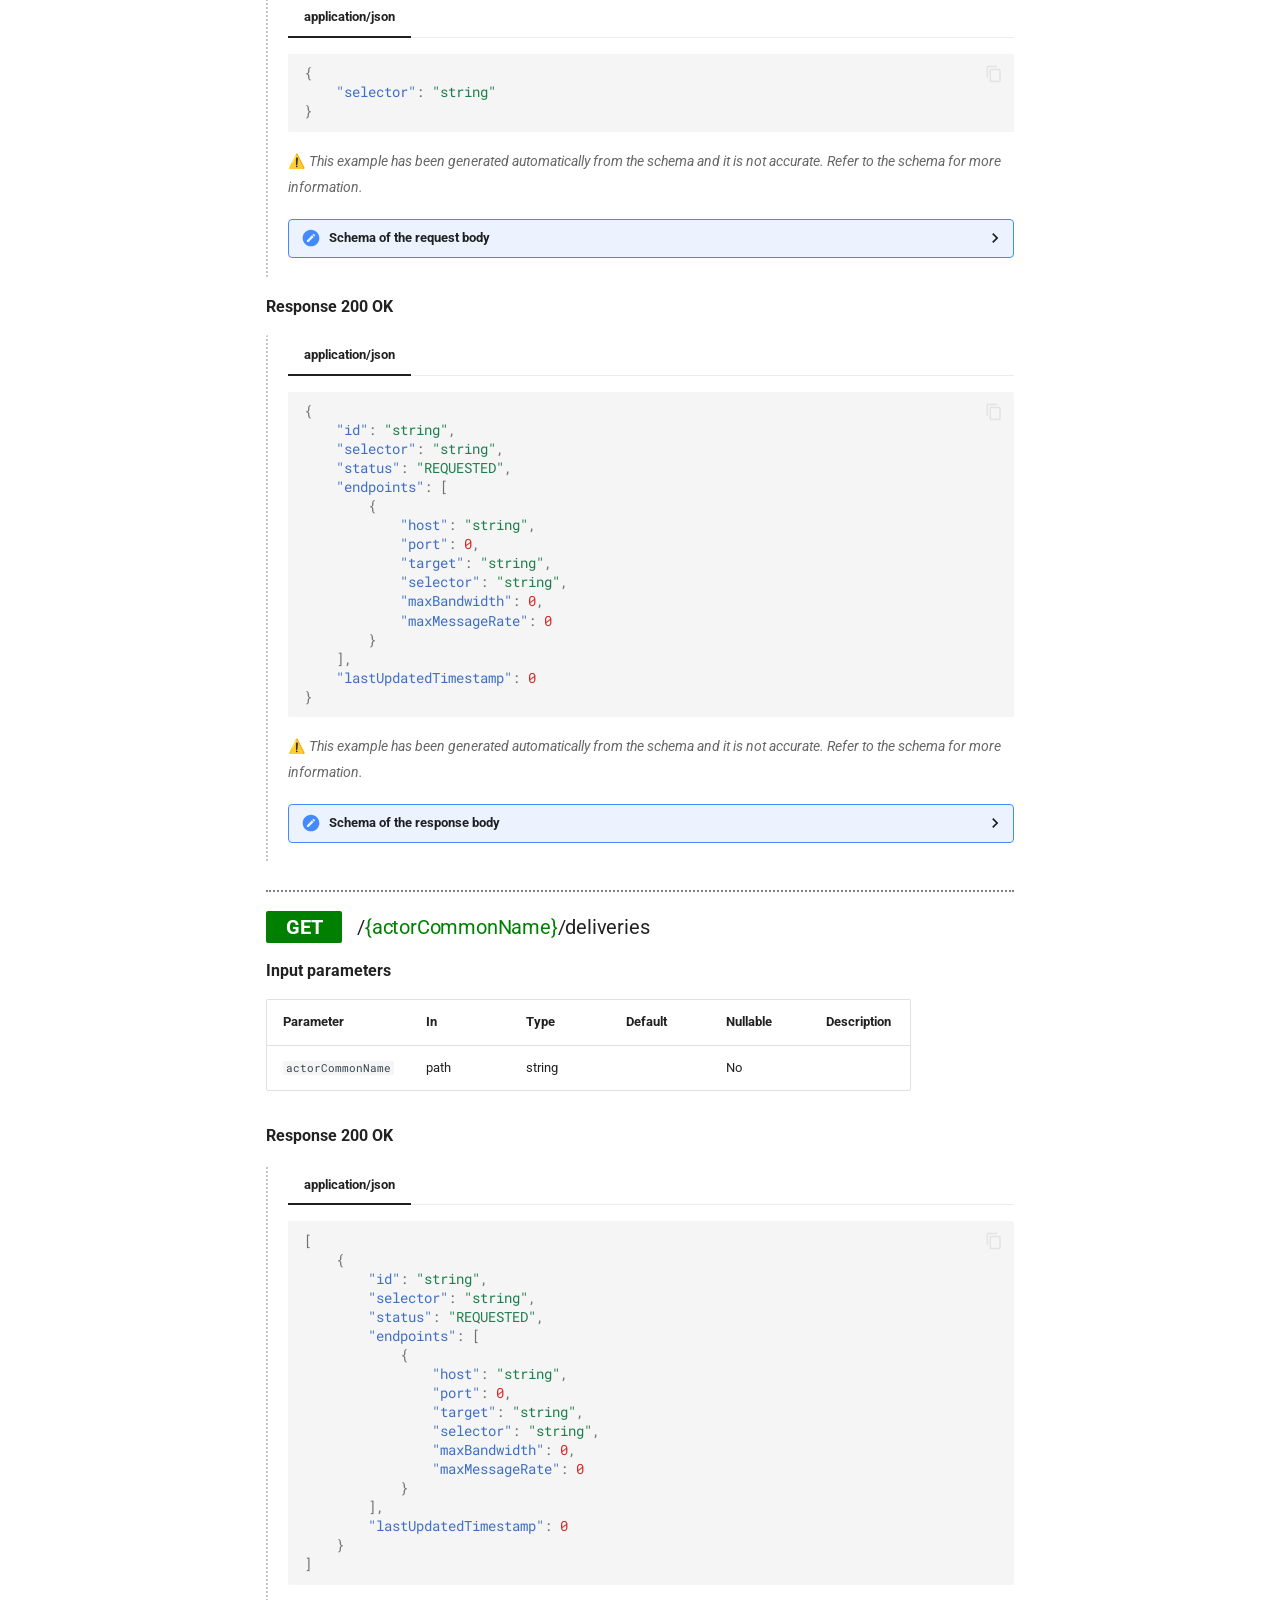
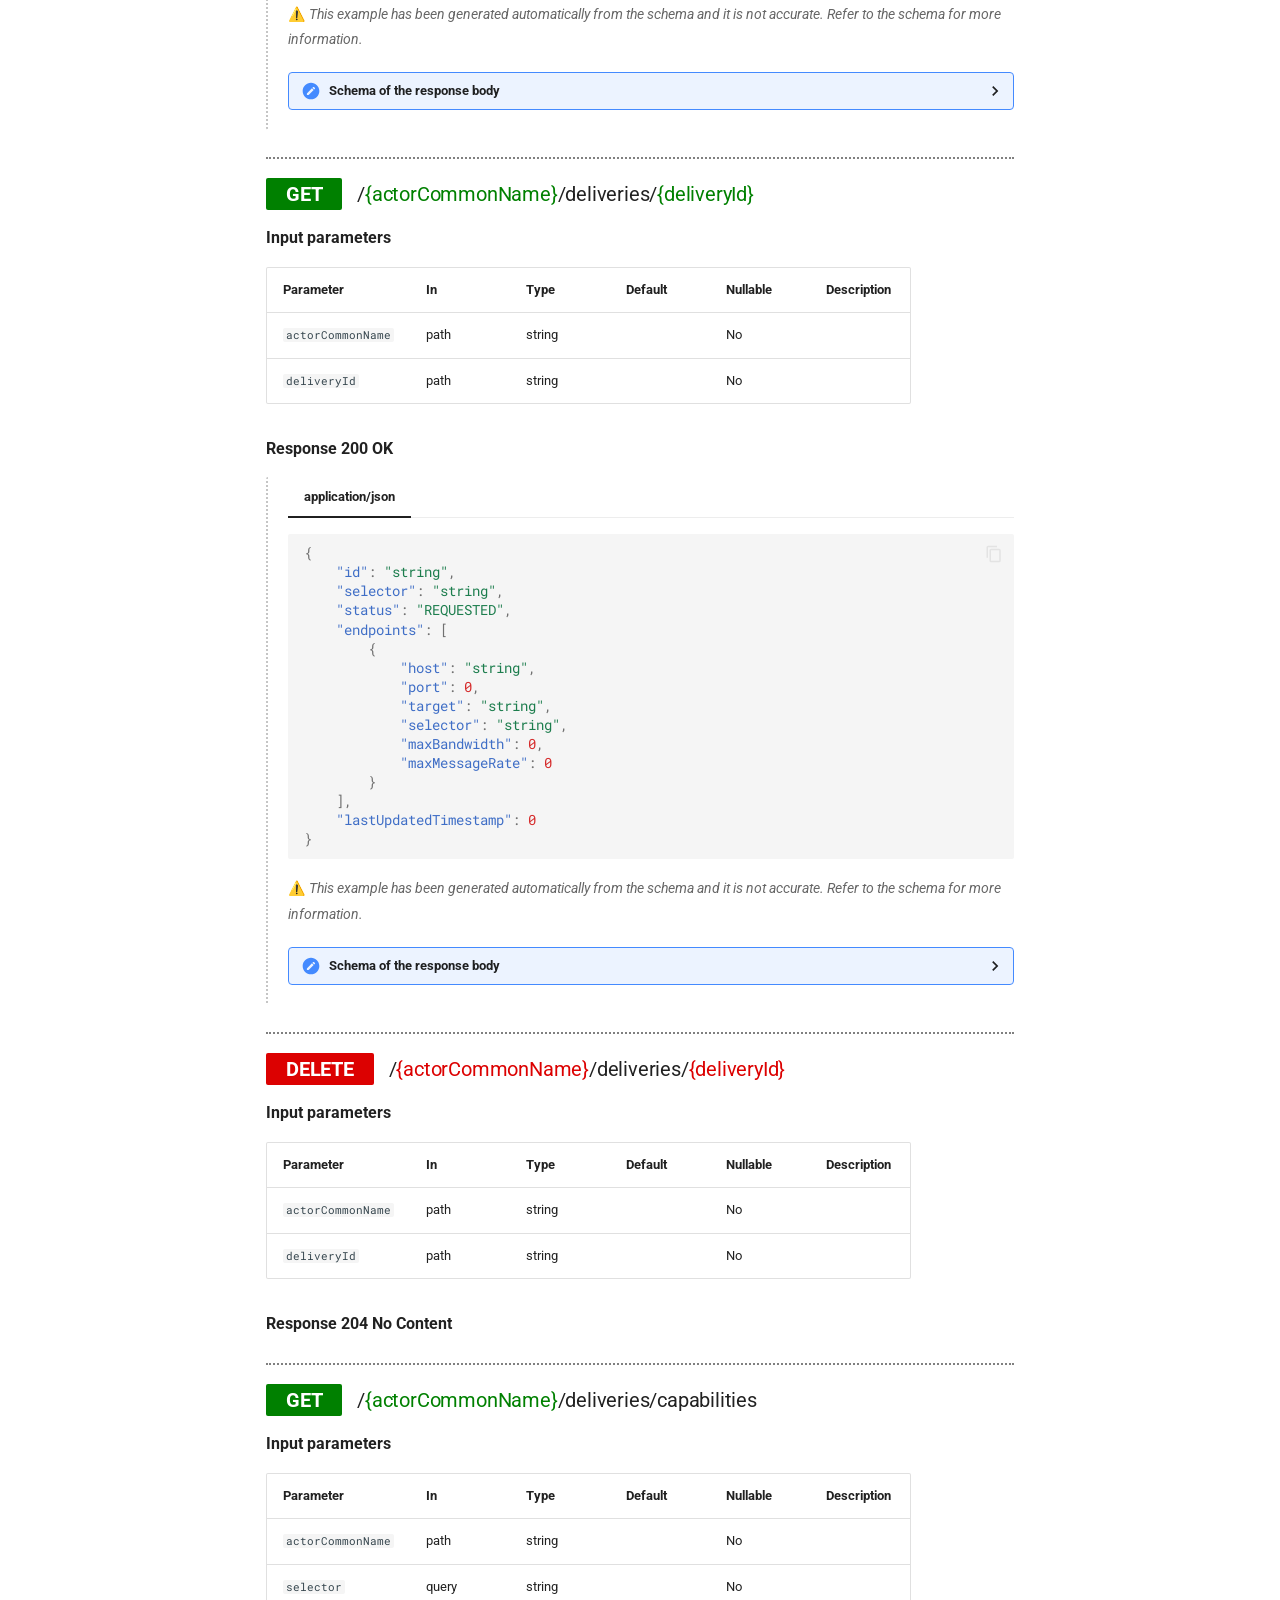
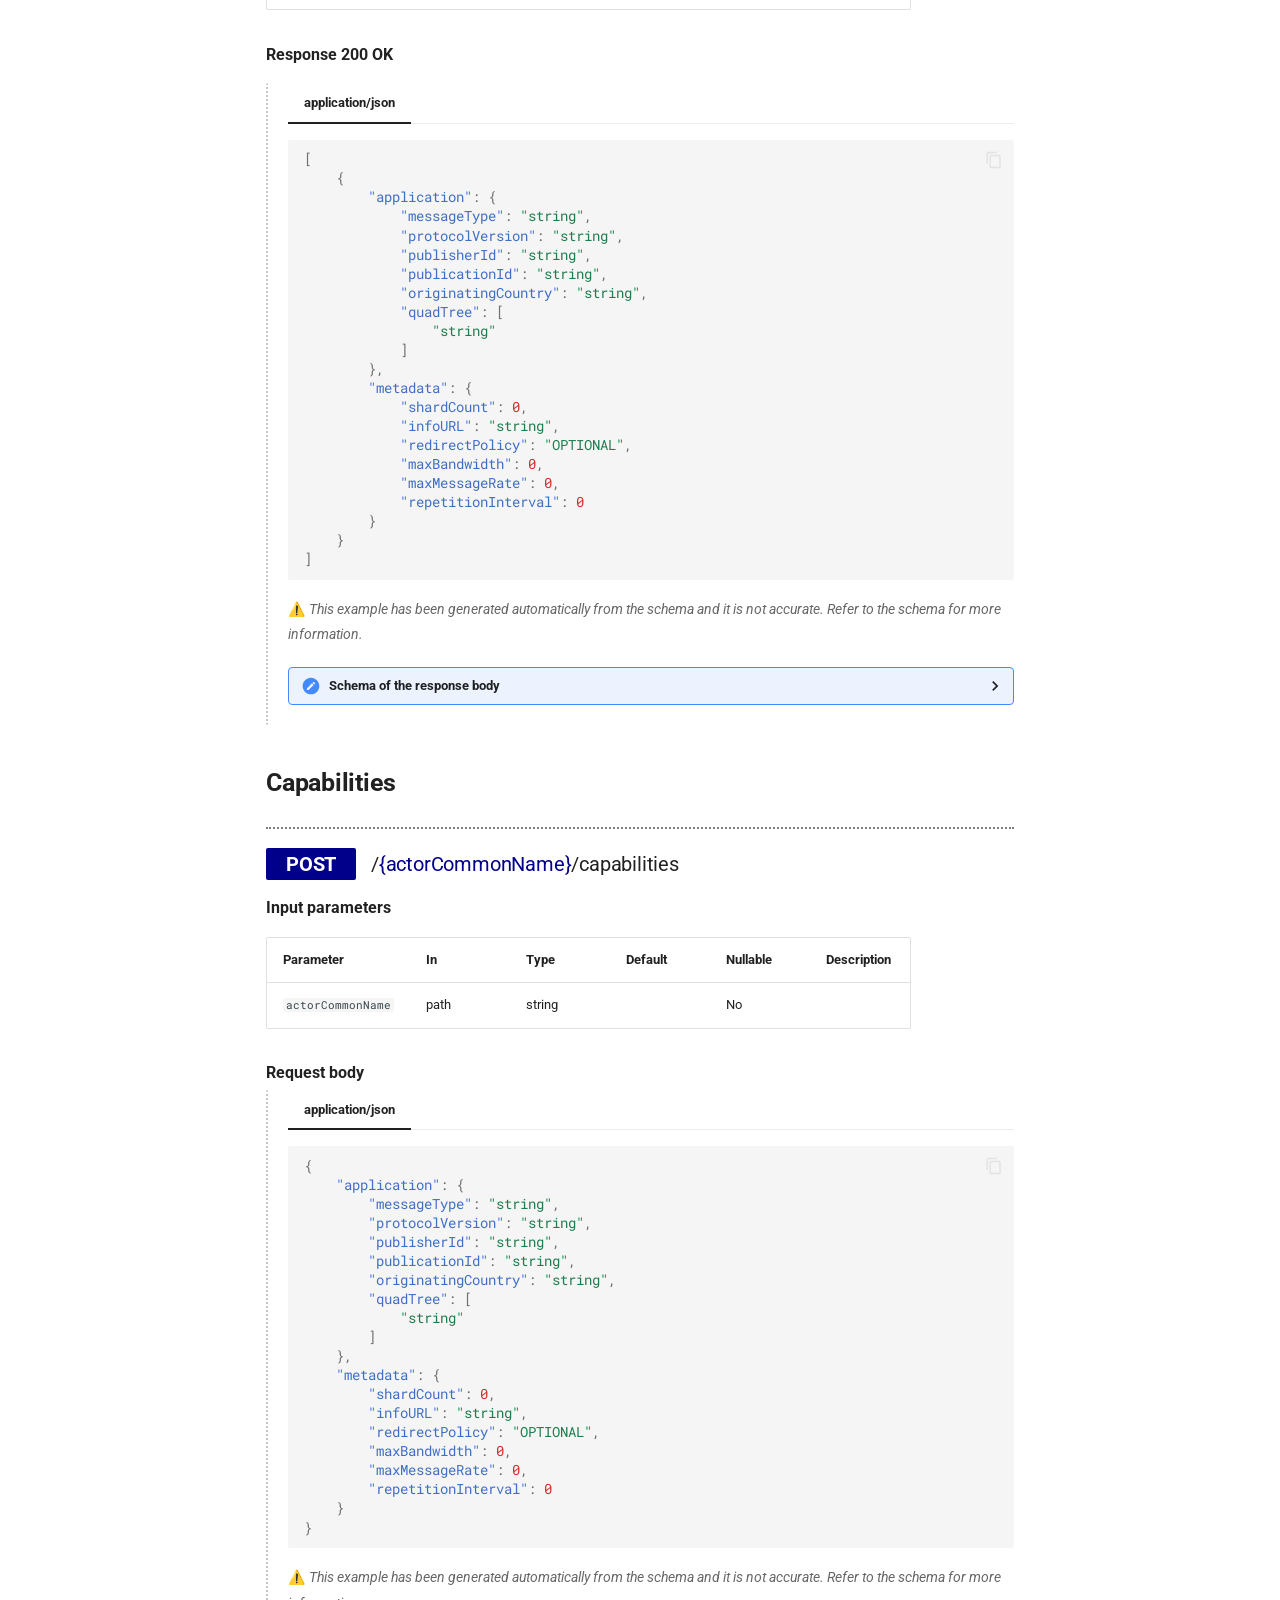
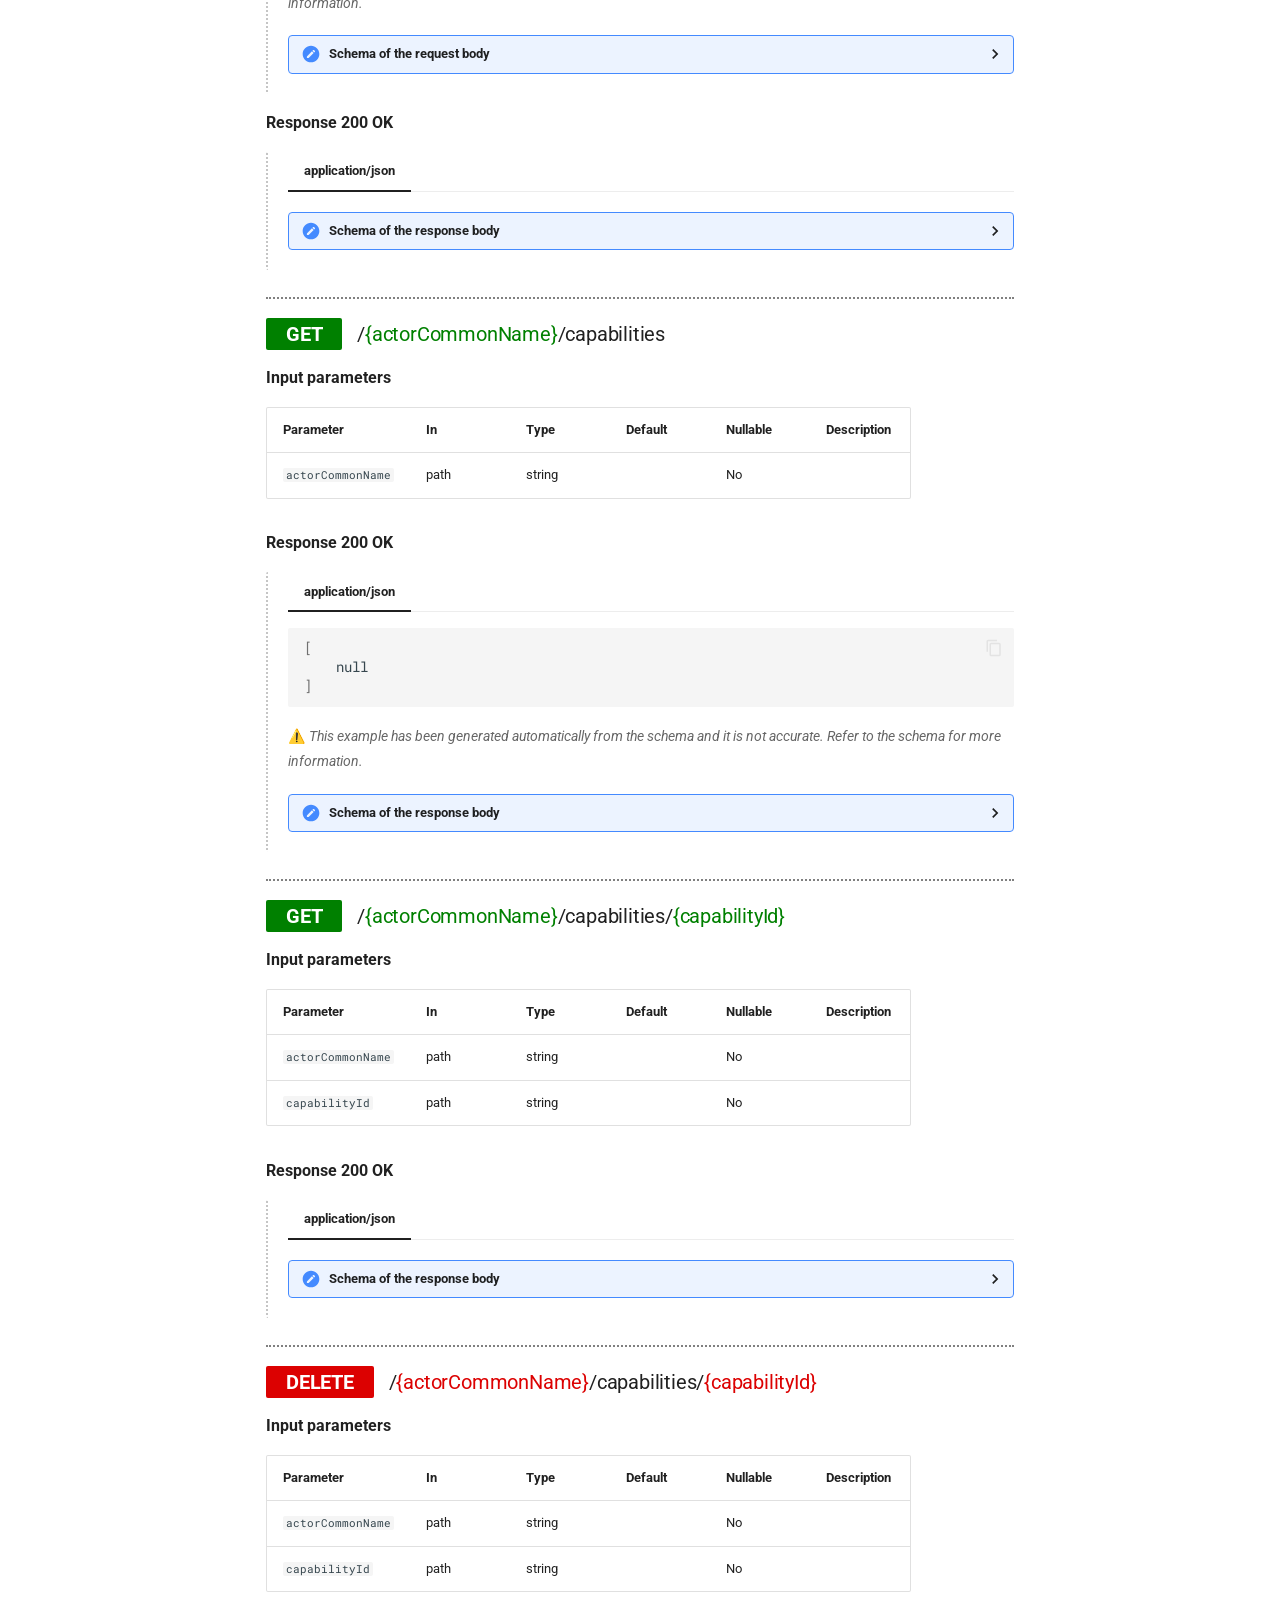
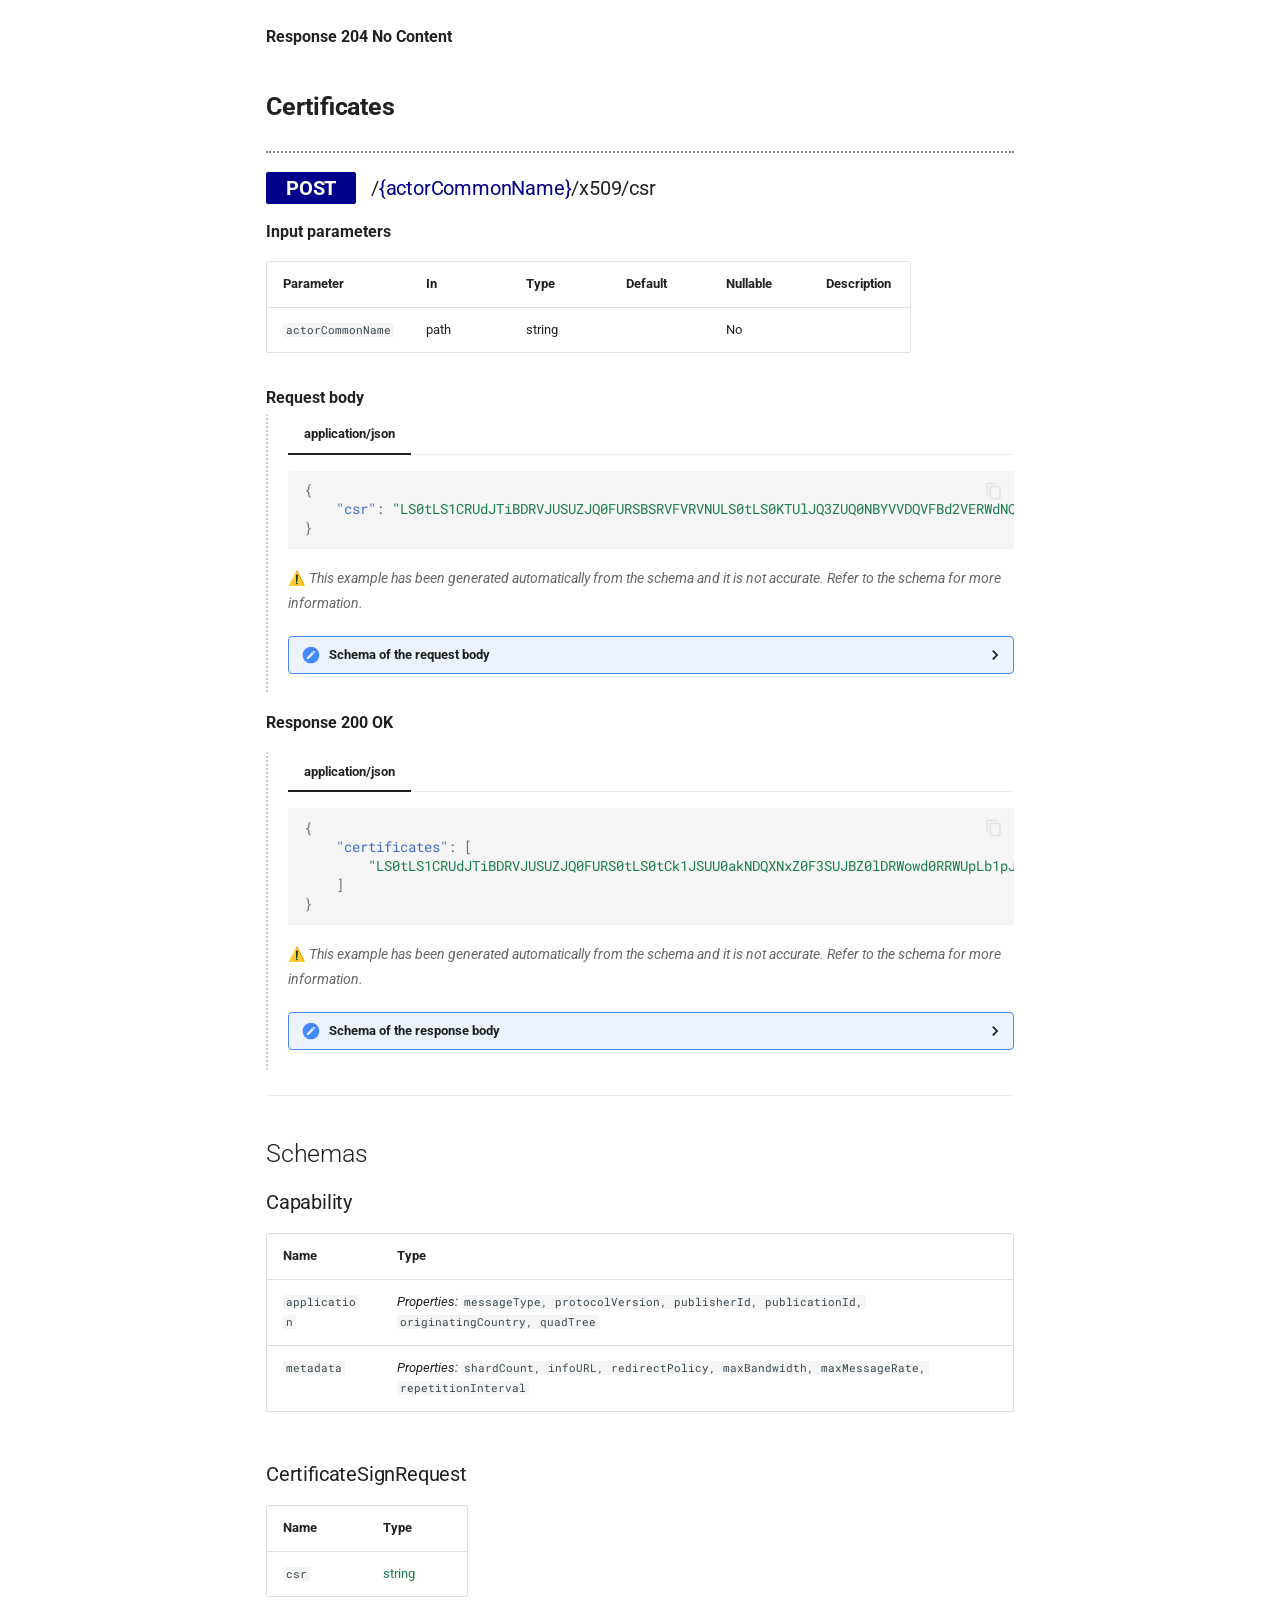
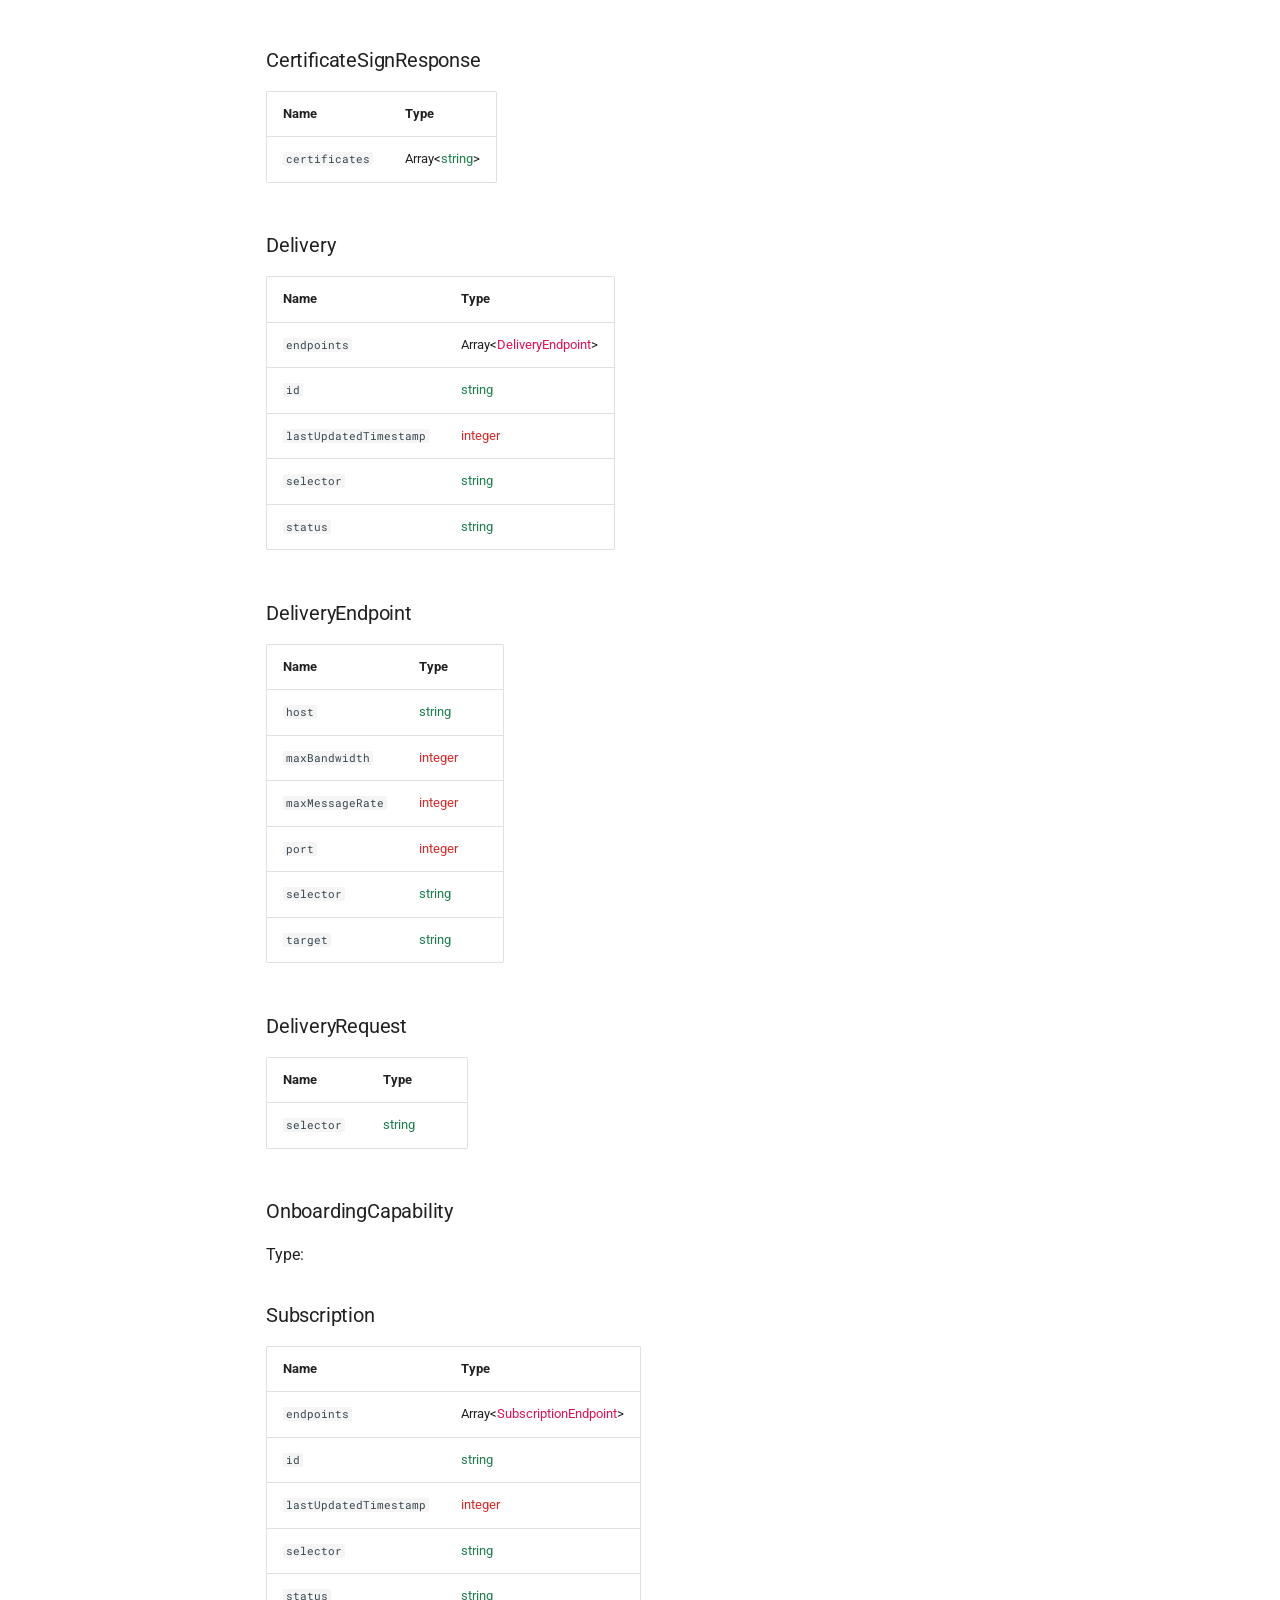
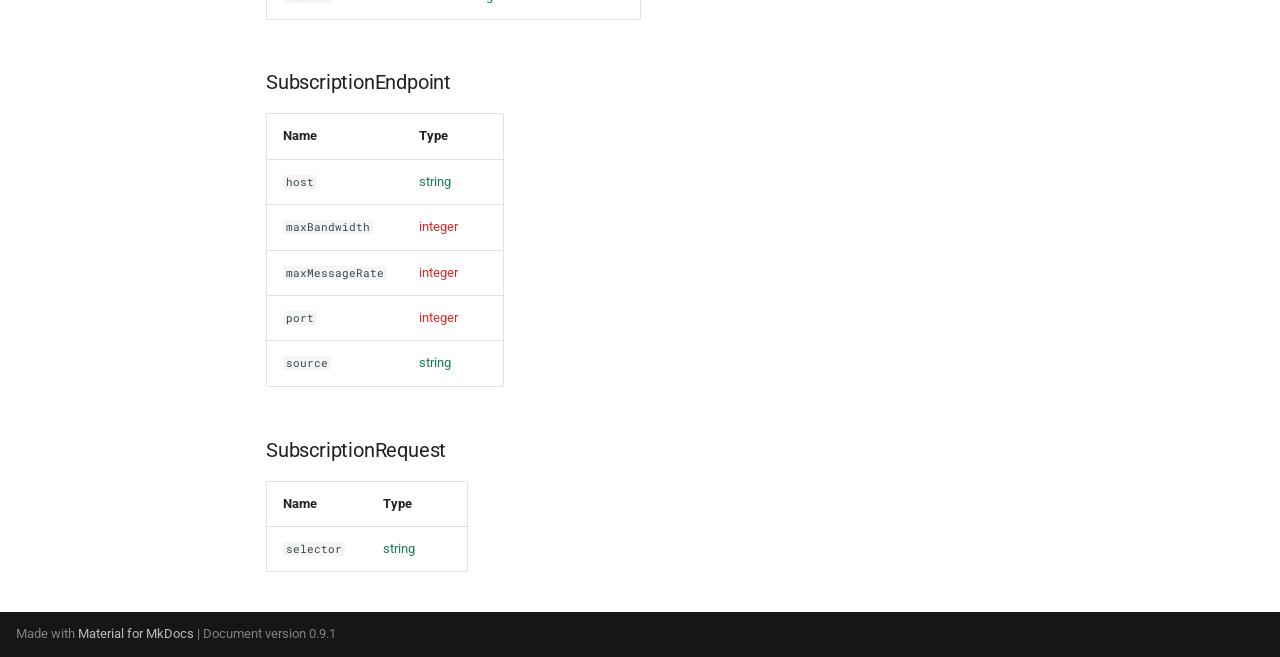
<file: openapi/index.html>
<!doctype html>
<html lang="en" class="no-js">
  <head>
    
      <meta charset="utf-8">
      <meta name="viewport" content="width=device-width,initial-scale=1">
      
      
      
        <link rel="canonical" href="https://monotch-support.github.io/local-actor-api-v2/openapi/">
      
      
        <link rel="prev" href="../examples/subscription-direct/">
      
      
        <link rel="next" href="../amqp/">
      
      
      <link rel="icon" href="../assets/images/favicon.png">
      <meta name="generator" content="mkdocs-1.6.1, mkdocs-material-9.6.15">
    
    
      
        <title>REST API - Local Actor API v2</title>
      
    
    
      <link rel="stylesheet" href="../assets/stylesheets/main.342714a4.min.css">
      
      


    
    
      
    
    
      
        
        
        <link rel="preconnect" href="https://fonts.gstatic.com" crossorigin>
        <link rel="stylesheet" href="https://fonts.googleapis.com/css?family=Roboto:300,300i,400,400i,700,700i%7CRoboto+Mono:400,400i,700,700i&display=fallback">
        <style>:root{--md-text-font:"Roboto";--md-code-font:"Roboto Mono"}</style>
      
    
    
      <link rel="stylesheet" href="../stylesheets/width.css">
    
      <link rel="stylesheet" href="../stylesheets/neoteroi-css-v1.1.2.css">
    
    <script>__md_scope=new URL("..",location),__md_hash=e=>[...e].reduce(((e,_)=>(e<<5)-e+_.charCodeAt(0)),0),__md_get=(e,_=localStorage,t=__md_scope)=>JSON.parse(_.getItem(t.pathname+"."+e)),__md_set=(e,_,t=localStorage,a=__md_scope)=>{try{t.setItem(a.pathname+"."+e,JSON.stringify(_))}catch(e){}}</script>
    
      

    
    
    
  </head>
  
  
    <body dir="ltr">
  
    
    <input class="md-toggle" data-md-toggle="drawer" type="checkbox" id="__drawer" autocomplete="off">
    <input class="md-toggle" data-md-toggle="search" type="checkbox" id="__search" autocomplete="off">
    <label class="md-overlay" for="__drawer"></label>
    <div data-md-component="skip">
      
        
        <a href="#local-actor-api-v2-20" class="md-skip">
          Skip to content
        </a>
      
    </div>
    <div data-md-component="announce">
      
    </div>
    
      <div data-md-color-scheme="default" data-md-component="outdated" hidden>
        
      </div>
    
    
      

  

<header class="md-header md-header--shadow" data-md-component="header">
  <nav class="md-header__inner md-grid" aria-label="Header">
    <a href=".." title="Local Actor API v2" class="md-header__button md-logo" aria-label="Local Actor API v2" data-md-component="logo">
      
  
  <svg xmlns="http://www.w3.org/2000/svg" viewBox="0 0 24 24"><path d="M12 8a3 3 0 0 0 3-3 3 3 0 0 0-3-3 3 3 0 0 0-3 3 3 3 0 0 0 3 3m0 3.54C9.64 9.35 6.5 8 3 8v11c3.5 0 6.64 1.35 9 3.54 2.36-2.19 5.5-3.54 9-3.54V8c-3.5 0-6.64 1.35-9 3.54"/></svg>

    </a>
    <label class="md-header__button md-icon" for="__drawer">
      
      <svg xmlns="http://www.w3.org/2000/svg" viewBox="0 0 24 24"><path d="M3 6h18v2H3zm0 5h18v2H3zm0 5h18v2H3z"/></svg>
    </label>
    <div class="md-header__title" data-md-component="header-title">
      <div class="md-header__ellipsis">
        <div class="md-header__topic">
          <span class="md-ellipsis">
            Local Actor API v2
          </span>
        </div>
        <div class="md-header__topic" data-md-component="header-topic">
          <span class="md-ellipsis">
            
              REST API
            
          </span>
        </div>
      </div>
    </div>
    
    
      <script>var palette=__md_get("__palette");if(palette&&palette.color){if("(prefers-color-scheme)"===palette.color.media){var media=matchMedia("(prefers-color-scheme: light)"),input=document.querySelector(media.matches?"[data-md-color-media='(prefers-color-scheme: light)']":"[data-md-color-media='(prefers-color-scheme: dark)']");palette.color.media=input.getAttribute("data-md-color-media"),palette.color.scheme=input.getAttribute("data-md-color-scheme"),palette.color.primary=input.getAttribute("data-md-color-primary"),palette.color.accent=input.getAttribute("data-md-color-accent")}for(var[key,value]of Object.entries(palette.color))document.body.setAttribute("data-md-color-"+key,value)}</script>
    
    
    
      
      
        <label class="md-header__button md-icon" for="__search">
          
          <svg xmlns="http://www.w3.org/2000/svg" viewBox="0 0 24 24"><path d="M9.5 3A6.5 6.5 0 0 1 16 9.5c0 1.61-.59 3.09-1.56 4.23l.27.27h.79l5 5-1.5 1.5-5-5v-.79l-.27-.27A6.52 6.52 0 0 1 9.5 16 6.5 6.5 0 0 1 3 9.5 6.5 6.5 0 0 1 9.5 3m0 2C7 5 5 7 5 9.5S7 14 9.5 14 14 12 14 9.5 12 5 9.5 5"/></svg>
        </label>
        <div class="md-search" data-md-component="search" role="dialog">
  <label class="md-search__overlay" for="__search"></label>
  <div class="md-search__inner" role="search">
    <form class="md-search__form" name="search">
      <input type="text" class="md-search__input" name="query" aria-label="Search" placeholder="Search" autocapitalize="off" autocorrect="off" autocomplete="off" spellcheck="false" data-md-component="search-query" required>
      <label class="md-search__icon md-icon" for="__search">
        
        <svg xmlns="http://www.w3.org/2000/svg" viewBox="0 0 24 24"><path d="M9.5 3A6.5 6.5 0 0 1 16 9.5c0 1.61-.59 3.09-1.56 4.23l.27.27h.79l5 5-1.5 1.5-5-5v-.79l-.27-.27A6.52 6.52 0 0 1 9.5 16 6.5 6.5 0 0 1 3 9.5 6.5 6.5 0 0 1 9.5 3m0 2C7 5 5 7 5 9.5S7 14 9.5 14 14 12 14 9.5 12 5 9.5 5"/></svg>
        
        <svg xmlns="http://www.w3.org/2000/svg" viewBox="0 0 24 24"><path d="M20 11v2H8l5.5 5.5-1.42 1.42L4.16 12l7.92-7.92L13.5 5.5 8 11z"/></svg>
      </label>
      <nav class="md-search__options" aria-label="Search">
        
        <button type="reset" class="md-search__icon md-icon" title="Clear" aria-label="Clear" tabindex="-1">
          
          <svg xmlns="http://www.w3.org/2000/svg" viewBox="0 0 24 24"><path d="M19 6.41 17.59 5 12 10.59 6.41 5 5 6.41 10.59 12 5 17.59 6.41 19 12 13.41 17.59 19 19 17.59 13.41 12z"/></svg>
        </button>
      </nav>
      
    </form>
    <div class="md-search__output">
      <div class="md-search__scrollwrap" tabindex="0" data-md-scrollfix>
        <div class="md-search-result" data-md-component="search-result">
          <div class="md-search-result__meta">
            Initializing search
          </div>
          <ol class="md-search-result__list" role="presentation"></ol>
        </div>
      </div>
    </div>
  </div>
</div>
      
    
    
      <div class="md-header__source">
        <a href="https://github.com/monotch-support/local-actor-api-v2" title="Go to repository" class="md-source" data-md-component="source">
  <div class="md-source__icon md-icon">
    
    <svg xmlns="http://www.w3.org/2000/svg" viewBox="0 0 448 512"><!--! Font Awesome Free 6.7.2 by @fontawesome - https://fontawesome.com License - https://fontawesome.com/license/free (Icons: CC BY 4.0, Fonts: SIL OFL 1.1, Code: MIT License) Copyright 2024 Fonticons, Inc.--><path d="M439.55 236.05 244 40.45a28.87 28.87 0 0 0-40.81 0l-40.66 40.63 51.52 51.52c27.06-9.14 52.68 16.77 43.39 43.68l49.66 49.66c34.23-11.8 61.18 31 35.47 56.69-26.49 26.49-70.21-2.87-56-37.34L240.22 199v121.85c25.3 12.54 22.26 41.85 9.08 55a34.34 34.34 0 0 1-48.55 0c-17.57-17.6-11.07-46.91 11.25-56v-123c-20.8-8.51-24.6-30.74-18.64-45L142.57 101 8.45 235.14a28.86 28.86 0 0 0 0 40.81l195.61 195.6a28.86 28.86 0 0 0 40.8 0l194.69-194.69a28.86 28.86 0 0 0 0-40.81"/></svg>
  </div>
  <div class="md-source__repository">
    GitHub
  </div>
</a>
      </div>
    
  </nav>
  
</header>
    
    <div class="md-container" data-md-component="container">
      
      
        
          
        
      
      <main class="md-main" data-md-component="main">
        <div class="md-main__inner md-grid">
          
            
              
              <div class="md-sidebar md-sidebar--primary" data-md-component="sidebar" data-md-type="navigation" >
                <div class="md-sidebar__scrollwrap">
                  <div class="md-sidebar__inner">
                    



<nav class="md-nav md-nav--primary" aria-label="Navigation" data-md-level="0">
  <label class="md-nav__title" for="__drawer">
    <a href=".." title="Local Actor API v2" class="md-nav__button md-logo" aria-label="Local Actor API v2" data-md-component="logo">
      
  
  <svg xmlns="http://www.w3.org/2000/svg" viewBox="0 0 24 24"><path d="M12 8a3 3 0 0 0 3-3 3 3 0 0 0-3-3 3 3 0 0 0-3 3 3 3 0 0 0 3 3m0 3.54C9.64 9.35 6.5 8 3 8v11c3.5 0 6.64 1.35 9 3.54 2.36-2.19 5.5-3.54 9-3.54V8c-3.5 0-6.64 1.35-9 3.54"/></svg>

    </a>
    Local Actor API v2
  </label>
  
    <div class="md-nav__source">
      <a href="https://github.com/monotch-support/local-actor-api-v2" title="Go to repository" class="md-source" data-md-component="source">
  <div class="md-source__icon md-icon">
    
    <svg xmlns="http://www.w3.org/2000/svg" viewBox="0 0 448 512"><!--! Font Awesome Free 6.7.2 by @fontawesome - https://fontawesome.com License - https://fontawesome.com/license/free (Icons: CC BY 4.0, Fonts: SIL OFL 1.1, Code: MIT License) Copyright 2024 Fonticons, Inc.--><path d="M439.55 236.05 244 40.45a28.87 28.87 0 0 0-40.81 0l-40.66 40.63 51.52 51.52c27.06-9.14 52.68 16.77 43.39 43.68l49.66 49.66c34.23-11.8 61.18 31 35.47 56.69-26.49 26.49-70.21-2.87-56-37.34L240.22 199v121.85c25.3 12.54 22.26 41.85 9.08 55a34.34 34.34 0 0 1-48.55 0c-17.57-17.6-11.07-46.91 11.25-56v-123c-20.8-8.51-24.6-30.74-18.64-45L142.57 101 8.45 235.14a28.86 28.86 0 0 0 0 40.81l195.61 195.6a28.86 28.86 0 0 0 40.8 0l194.69-194.69a28.86 28.86 0 0 0 0-40.81"/></svg>
  </div>
  <div class="md-source__repository">
    GitHub
  </div>
</a>
    </div>
  
  <ul class="md-nav__list" data-md-scrollfix>
    
      
      
  
  
  
  
    <li class="md-nav__item">
      <a href=".." class="md-nav__link">
        
  
  
  <span class="md-ellipsis">
    Introduction
    
  </span>
  

      </a>
    </li>
  

    
      
      
  
  
  
  
    <li class="md-nav__item">
      <a href="../security/" class="md-nav__link">
        
  
  
  <span class="md-ellipsis">
    Security
    
  </span>
  

      </a>
    </li>
  

    
      
      
  
  
  
  
    <li class="md-nav__item">
      <a href="../connection-management/" class="md-nav__link">
        
  
  
  <span class="md-ellipsis">
    Connection management
    
  </span>
  

      </a>
    </li>
  

    
      
      
  
  
  
  
    <li class="md-nav__item">
      <a href="../usage-policy/" class="md-nav__link">
        
  
  
  <span class="md-ellipsis">
    Usage policy
    
  </span>
  

      </a>
    </li>
  

    
      
      
  
  
  
  
    
    
    
    
      
        
        
      
    
    
    <li class="md-nav__item md-nav__item--section md-nav__item--nested">
      
        
        
        <input class="md-nav__toggle md-toggle " type="checkbox" id="__nav_5" >
        
          
          <label class="md-nav__link" for="__nav_5" id="__nav_5_label" tabindex="">
            
  
  
  <span class="md-ellipsis">
    Examples
    
  </span>
  

            <span class="md-nav__icon md-icon"></span>
          </label>
        
        <nav class="md-nav" data-md-level="1" aria-labelledby="__nav_5_label" aria-expanded="false">
          <label class="md-nav__title" for="__nav_5">
            <span class="md-nav__icon md-icon"></span>
            Examples
          </label>
          <ul class="md-nav__list" data-md-scrollfix>
            
              
                
  
  
  
  
    <li class="md-nav__item">
      <a href="../examples/delivery/" class="md-nav__link">
        
  
  
  <span class="md-ellipsis">
    Delivery
    
  </span>
  

      </a>
    </li>
  

              
            
              
                
  
  
  
  
    <li class="md-nav__item">
      <a href="../examples/subscription/" class="md-nav__link">
        
  
  
  <span class="md-ellipsis">
    Subscription
    
  </span>
  

      </a>
    </li>
  

              
            
              
                
  
  
  
  
    <li class="md-nav__item">
      <a href="../examples/delivery-direct/" class="md-nav__link">
        
  
  
  <span class="md-ellipsis">
    Direct Delivery
    
  </span>
  

      </a>
    </li>
  

              
            
              
                
  
  
  
  
    <li class="md-nav__item">
      <a href="../examples/subscription-direct/" class="md-nav__link">
        
  
  
  <span class="md-ellipsis">
    Direct Subscription
    
  </span>
  

      </a>
    </li>
  

              
            
          </ul>
        </nav>
      
    </li>
  

    
      
      
  
  
    
  
  
  
    
    
    
    
      
        
        
      
    
    
    <li class="md-nav__item md-nav__item--active md-nav__item--section md-nav__item--nested">
      
        
        
        <input class="md-nav__toggle md-toggle " type="checkbox" id="__nav_6" checked>
        
          
          <label class="md-nav__link" for="__nav_6" id="__nav_6_label" tabindex="">
            
  
  
  <span class="md-ellipsis">
    References
    
  </span>
  

            <span class="md-nav__icon md-icon"></span>
          </label>
        
        <nav class="md-nav" data-md-level="1" aria-labelledby="__nav_6_label" aria-expanded="true">
          <label class="md-nav__title" for="__nav_6">
            <span class="md-nav__icon md-icon"></span>
            References
          </label>
          <ul class="md-nav__list" data-md-scrollfix>
            
              
                
  
  
    
  
  
  
    <li class="md-nav__item md-nav__item--active">
      
      <input class="md-nav__toggle md-toggle" type="checkbox" id="__toc">
      
      
        
      
      
        <label class="md-nav__link md-nav__link--active" for="__toc">
          
  
  
  <span class="md-ellipsis">
    REST API
    
  </span>
  

          <span class="md-nav__icon md-icon"></span>
        </label>
      
      <a href="./" class="md-nav__link md-nav__link--active">
        
  
  
  <span class="md-ellipsis">
    REST API
    
  </span>
  

      </a>
      
        

<nav class="md-nav md-nav--secondary" aria-label="Table of contents">
  
  
  
    
  
  
    <label class="md-nav__title" for="__toc">
      <span class="md-nav__icon md-icon"></span>
      Table of contents
    </label>
    <ul class="md-nav__list" data-md-component="toc" data-md-scrollfix>
      
        <li class="md-nav__item">
  <a href="#subscriptions" class="md-nav__link">
    <span class="md-ellipsis">
      Subscriptions
    </span>
  </a>
  
    <nav class="md-nav" aria-label="Subscriptions">
      <ul class="md-nav__list">
        
          <li class="md-nav__item">
  <a href="#post-actorcommonnamesubscriptions" class="md-nav__link">
    <span class="md-ellipsis">
      POST /{actorCommonName}/subscriptions
    </span>
  </a>
  
</li>
        
          <li class="md-nav__item">
  <a href="#get-actorcommonnamesubscriptions" class="md-nav__link">
    <span class="md-ellipsis">
      GET /{actorCommonName}/subscriptions
    </span>
  </a>
  
</li>
        
          <li class="md-nav__item">
  <a href="#get-actorcommonnamesubscriptionssubscriptionid" class="md-nav__link">
    <span class="md-ellipsis">
      GET /{actorCommonName}/subscriptions/{subscriptionId}
    </span>
  </a>
  
</li>
        
          <li class="md-nav__item">
  <a href="#delete-actorcommonnamesubscriptionssubscriptionid" class="md-nav__link">
    <span class="md-ellipsis">
      DELETE /{actorCommonName}/subscriptions/{subscriptionId}
    </span>
  </a>
  
</li>
        
          <li class="md-nav__item">
  <a href="#get-actorcommonnamesubscriptionscapabilities" class="md-nav__link">
    <span class="md-ellipsis">
      GET /{actorCommonName}/subscriptions/capabilities
    </span>
  </a>
  
</li>
        
      </ul>
    </nav>
  
</li>
      
        <li class="md-nav__item">
  <a href="#deliveries" class="md-nav__link">
    <span class="md-ellipsis">
      Deliveries
    </span>
  </a>
  
    <nav class="md-nav" aria-label="Deliveries">
      <ul class="md-nav__list">
        
          <li class="md-nav__item">
  <a href="#post-actorcommonnamedeliveries" class="md-nav__link">
    <span class="md-ellipsis">
      POST /{actorCommonName}/deliveries
    </span>
  </a>
  
</li>
        
          <li class="md-nav__item">
  <a href="#get-actorcommonnamedeliveries" class="md-nav__link">
    <span class="md-ellipsis">
      GET /{actorCommonName}/deliveries
    </span>
  </a>
  
</li>
        
          <li class="md-nav__item">
  <a href="#get-actorcommonnamedeliveriesdeliveryid" class="md-nav__link">
    <span class="md-ellipsis">
      GET /{actorCommonName}/deliveries/{deliveryId}
    </span>
  </a>
  
</li>
        
          <li class="md-nav__item">
  <a href="#delete-actorcommonnamedeliveriesdeliveryid" class="md-nav__link">
    <span class="md-ellipsis">
      DELETE /{actorCommonName}/deliveries/{deliveryId}
    </span>
  </a>
  
</li>
        
          <li class="md-nav__item">
  <a href="#get-actorcommonnamedeliveriescapabilities" class="md-nav__link">
    <span class="md-ellipsis">
      GET /{actorCommonName}/deliveries/capabilities
    </span>
  </a>
  
</li>
        
      </ul>
    </nav>
  
</li>
      
        <li class="md-nav__item">
  <a href="#capabilities" class="md-nav__link">
    <span class="md-ellipsis">
      Capabilities
    </span>
  </a>
  
    <nav class="md-nav" aria-label="Capabilities">
      <ul class="md-nav__list">
        
          <li class="md-nav__item">
  <a href="#post-actorcommonnamecapabilities" class="md-nav__link">
    <span class="md-ellipsis">
      POST /{actorCommonName}/capabilities
    </span>
  </a>
  
</li>
        
          <li class="md-nav__item">
  <a href="#get-actorcommonnamecapabilities" class="md-nav__link">
    <span class="md-ellipsis">
      GET /{actorCommonName}/capabilities
    </span>
  </a>
  
</li>
        
          <li class="md-nav__item">
  <a href="#get-actorcommonnamecapabilitiescapabilityid" class="md-nav__link">
    <span class="md-ellipsis">
      GET /{actorCommonName}/capabilities/{capabilityId}
    </span>
  </a>
  
</li>
        
          <li class="md-nav__item">
  <a href="#delete-actorcommonnamecapabilitiescapabilityid" class="md-nav__link">
    <span class="md-ellipsis">
      DELETE /{actorCommonName}/capabilities/{capabilityId}
    </span>
  </a>
  
</li>
        
      </ul>
    </nav>
  
</li>
      
        <li class="md-nav__item">
  <a href="#certificates" class="md-nav__link">
    <span class="md-ellipsis">
      Certificates
    </span>
  </a>
  
    <nav class="md-nav" aria-label="Certificates">
      <ul class="md-nav__list">
        
          <li class="md-nav__item">
  <a href="#post-actorcommonnamex509csr" class="md-nav__link">
    <span class="md-ellipsis">
      POST /{actorCommonName}/x509/csr
    </span>
  </a>
  
</li>
        
      </ul>
    </nav>
  
</li>
      
        <li class="md-nav__item">
  <a href="#schemas" class="md-nav__link">
    <span class="md-ellipsis">
      Schemas
    </span>
  </a>
  
    <nav class="md-nav" aria-label="Schemas">
      <ul class="md-nav__list">
        
          <li class="md-nav__item">
  <a href="#capability" class="md-nav__link">
    <span class="md-ellipsis">
      Capability
    </span>
  </a>
  
</li>
        
          <li class="md-nav__item">
  <a href="#certificatesignrequest" class="md-nav__link">
    <span class="md-ellipsis">
      CertificateSignRequest
    </span>
  </a>
  
</li>
        
          <li class="md-nav__item">
  <a href="#certificatesignresponse" class="md-nav__link">
    <span class="md-ellipsis">
      CertificateSignResponse
    </span>
  </a>
  
</li>
        
          <li class="md-nav__item">
  <a href="#delivery" class="md-nav__link">
    <span class="md-ellipsis">
      Delivery
    </span>
  </a>
  
</li>
        
          <li class="md-nav__item">
  <a href="#deliveryendpoint" class="md-nav__link">
    <span class="md-ellipsis">
      DeliveryEndpoint
    </span>
  </a>
  
</li>
        
          <li class="md-nav__item">
  <a href="#deliveryrequest" class="md-nav__link">
    <span class="md-ellipsis">
      DeliveryRequest
    </span>
  </a>
  
</li>
        
          <li class="md-nav__item">
  <a href="#onboardingcapability" class="md-nav__link">
    <span class="md-ellipsis">
      OnboardingCapability
    </span>
  </a>
  
</li>
        
          <li class="md-nav__item">
  <a href="#subscription" class="md-nav__link">
    <span class="md-ellipsis">
      Subscription
    </span>
  </a>
  
</li>
        
          <li class="md-nav__item">
  <a href="#subscriptionendpoint" class="md-nav__link">
    <span class="md-ellipsis">
      SubscriptionEndpoint
    </span>
  </a>
  
</li>
        
          <li class="md-nav__item">
  <a href="#subscriptionrequest" class="md-nav__link">
    <span class="md-ellipsis">
      SubscriptionRequest
    </span>
  </a>
  
</li>
        
      </ul>
    </nav>
  
</li>
      
    </ul>
  
</nav>
      
    </li>
  

              
            
              
                
  
  
  
  
    <li class="md-nav__item">
      <a href="../amqp/" class="md-nav__link">
        
  
  
  <span class="md-ellipsis">
    AMQP 1.0
    
  </span>
  

      </a>
    </li>
  

              
            
              
                
  
  
  
  
    <li class="md-nav__item">
      <a href="../c-roads/" class="md-nav__link">
        
  
  
  <span class="md-ellipsis">
    C-Roads
    
  </span>
  

      </a>
    </li>
  

              
            
          </ul>
        </nav>
      
    </li>
  

    
  </ul>
</nav>
                  </div>
                </div>
              </div>
            
            
              
              <div class="md-sidebar md-sidebar--secondary" data-md-component="sidebar" data-md-type="toc" >
                <div class="md-sidebar__scrollwrap">
                  <div class="md-sidebar__inner">
                    

<nav class="md-nav md-nav--secondary" aria-label="Table of contents">
  
  
  
    
  
  
    <label class="md-nav__title" for="__toc">
      <span class="md-nav__icon md-icon"></span>
      Table of contents
    </label>
    <ul class="md-nav__list" data-md-component="toc" data-md-scrollfix>
      
        <li class="md-nav__item">
  <a href="#subscriptions" class="md-nav__link">
    <span class="md-ellipsis">
      Subscriptions
    </span>
  </a>
  
    <nav class="md-nav" aria-label="Subscriptions">
      <ul class="md-nav__list">
        
          <li class="md-nav__item">
  <a href="#post-actorcommonnamesubscriptions" class="md-nav__link">
    <span class="md-ellipsis">
      POST /{actorCommonName}/subscriptions
    </span>
  </a>
  
</li>
        
          <li class="md-nav__item">
  <a href="#get-actorcommonnamesubscriptions" class="md-nav__link">
    <span class="md-ellipsis">
      GET /{actorCommonName}/subscriptions
    </span>
  </a>
  
</li>
        
          <li class="md-nav__item">
  <a href="#get-actorcommonnamesubscriptionssubscriptionid" class="md-nav__link">
    <span class="md-ellipsis">
      GET /{actorCommonName}/subscriptions/{subscriptionId}
    </span>
  </a>
  
</li>
        
          <li class="md-nav__item">
  <a href="#delete-actorcommonnamesubscriptionssubscriptionid" class="md-nav__link">
    <span class="md-ellipsis">
      DELETE /{actorCommonName}/subscriptions/{subscriptionId}
    </span>
  </a>
  
</li>
        
          <li class="md-nav__item">
  <a href="#get-actorcommonnamesubscriptionscapabilities" class="md-nav__link">
    <span class="md-ellipsis">
      GET /{actorCommonName}/subscriptions/capabilities
    </span>
  </a>
  
</li>
        
      </ul>
    </nav>
  
</li>
      
        <li class="md-nav__item">
  <a href="#deliveries" class="md-nav__link">
    <span class="md-ellipsis">
      Deliveries
    </span>
  </a>
  
    <nav class="md-nav" aria-label="Deliveries">
      <ul class="md-nav__list">
        
          <li class="md-nav__item">
  <a href="#post-actorcommonnamedeliveries" class="md-nav__link">
    <span class="md-ellipsis">
      POST /{actorCommonName}/deliveries
    </span>
  </a>
  
</li>
        
          <li class="md-nav__item">
  <a href="#get-actorcommonnamedeliveries" class="md-nav__link">
    <span class="md-ellipsis">
      GET /{actorCommonName}/deliveries
    </span>
  </a>
  
</li>
        
          <li class="md-nav__item">
  <a href="#get-actorcommonnamedeliveriesdeliveryid" class="md-nav__link">
    <span class="md-ellipsis">
      GET /{actorCommonName}/deliveries/{deliveryId}
    </span>
  </a>
  
</li>
        
          <li class="md-nav__item">
  <a href="#delete-actorcommonnamedeliveriesdeliveryid" class="md-nav__link">
    <span class="md-ellipsis">
      DELETE /{actorCommonName}/deliveries/{deliveryId}
    </span>
  </a>
  
</li>
        
          <li class="md-nav__item">
  <a href="#get-actorcommonnamedeliveriescapabilities" class="md-nav__link">
    <span class="md-ellipsis">
      GET /{actorCommonName}/deliveries/capabilities
    </span>
  </a>
  
</li>
        
      </ul>
    </nav>
  
</li>
      
        <li class="md-nav__item">
  <a href="#capabilities" class="md-nav__link">
    <span class="md-ellipsis">
      Capabilities
    </span>
  </a>
  
    <nav class="md-nav" aria-label="Capabilities">
      <ul class="md-nav__list">
        
          <li class="md-nav__item">
  <a href="#post-actorcommonnamecapabilities" class="md-nav__link">
    <span class="md-ellipsis">
      POST /{actorCommonName}/capabilities
    </span>
  </a>
  
</li>
        
          <li class="md-nav__item">
  <a href="#get-actorcommonnamecapabilities" class="md-nav__link">
    <span class="md-ellipsis">
      GET /{actorCommonName}/capabilities
    </span>
  </a>
  
</li>
        
          <li class="md-nav__item">
  <a href="#get-actorcommonnamecapabilitiescapabilityid" class="md-nav__link">
    <span class="md-ellipsis">
      GET /{actorCommonName}/capabilities/{capabilityId}
    </span>
  </a>
  
</li>
        
          <li class="md-nav__item">
  <a href="#delete-actorcommonnamecapabilitiescapabilityid" class="md-nav__link">
    <span class="md-ellipsis">
      DELETE /{actorCommonName}/capabilities/{capabilityId}
    </span>
  </a>
  
</li>
        
      </ul>
    </nav>
  
</li>
      
        <li class="md-nav__item">
  <a href="#certificates" class="md-nav__link">
    <span class="md-ellipsis">
      Certificates
    </span>
  </a>
  
    <nav class="md-nav" aria-label="Certificates">
      <ul class="md-nav__list">
        
          <li class="md-nav__item">
  <a href="#post-actorcommonnamex509csr" class="md-nav__link">
    <span class="md-ellipsis">
      POST /{actorCommonName}/x509/csr
    </span>
  </a>
  
</li>
        
      </ul>
    </nav>
  
</li>
      
        <li class="md-nav__item">
  <a href="#schemas" class="md-nav__link">
    <span class="md-ellipsis">
      Schemas
    </span>
  </a>
  
    <nav class="md-nav" aria-label="Schemas">
      <ul class="md-nav__list">
        
          <li class="md-nav__item">
  <a href="#capability" class="md-nav__link">
    <span class="md-ellipsis">
      Capability
    </span>
  </a>
  
</li>
        
          <li class="md-nav__item">
  <a href="#certificatesignrequest" class="md-nav__link">
    <span class="md-ellipsis">
      CertificateSignRequest
    </span>
  </a>
  
</li>
        
          <li class="md-nav__item">
  <a href="#certificatesignresponse" class="md-nav__link">
    <span class="md-ellipsis">
      CertificateSignResponse
    </span>
  </a>
  
</li>
        
          <li class="md-nav__item">
  <a href="#delivery" class="md-nav__link">
    <span class="md-ellipsis">
      Delivery
    </span>
  </a>
  
</li>
        
          <li class="md-nav__item">
  <a href="#deliveryendpoint" class="md-nav__link">
    <span class="md-ellipsis">
      DeliveryEndpoint
    </span>
  </a>
  
</li>
        
          <li class="md-nav__item">
  <a href="#deliveryrequest" class="md-nav__link">
    <span class="md-ellipsis">
      DeliveryRequest
    </span>
  </a>
  
</li>
        
          <li class="md-nav__item">
  <a href="#onboardingcapability" class="md-nav__link">
    <span class="md-ellipsis">
      OnboardingCapability
    </span>
  </a>
  
</li>
        
          <li class="md-nav__item">
  <a href="#subscription" class="md-nav__link">
    <span class="md-ellipsis">
      Subscription
    </span>
  </a>
  
</li>
        
          <li class="md-nav__item">
  <a href="#subscriptionendpoint" class="md-nav__link">
    <span class="md-ellipsis">
      SubscriptionEndpoint
    </span>
  </a>
  
</li>
        
          <li class="md-nav__item">
  <a href="#subscriptionrequest" class="md-nav__link">
    <span class="md-ellipsis">
      SubscriptionRequest
    </span>
  </a>
  
</li>
        
      </ul>
    </nav>
  
</li>
      
    </ul>
  
</nav>
                  </div>
                </div>
              </div>
            
          
          
            <div class="md-content" data-md-component="content">
              <article class="md-content__inner md-typeset">
                
                  


  
  


<p>The following OpenAPI 3.0.3 specification can be downloaded <a href="../openapi.yml">here</a></p>
<!--
This Markdown has been generated by essentials-openapi
https://github.com/Neoteroi/essentials-openapi

Most likely, it is not desirable to edit this file by hand!
-->

<h1 id="local-actor-api-v2-20">Local Actor API v2 <span class="api-version">2.0</span></h1>
<h2 id="subscriptions"><span class="api-tag">Subscriptions</span></h2>
<hr class="operation-separator" />

<h3 id="post-actorcommonnamesubscriptions"><span class="http-post">POST</span> /<span class="route-param">{actorCommonName}</span>/subscriptions</h3>
<p><strong>Input parameters</strong></p>
<table>
    <thead>
        <tr>
            <th>Parameter</th>
            <th>In</th>
            <th>Type</th>
            <th>Default</th>
            <th>Nullable</th>
            <th>Description</th>
        </tr>
    </thead>
    <tbody>
        <tr>
            <td class="parameter-name"><code>actorCommonName</code></td>
            <td>path</td>
            <td>string</td>
            <td></td>
            <td>No</td>
            <td></td>
        </tr>
    </tbody>
</table>
<p class="request-body-title"><strong>Request body</strong></p>

<div class="tabbed-set tabbed-alternate" data-tabs="1:1"><input checked="checked" id="__tabbed_1_1" name="__tabbed_1" type="radio" /><div class="tabbed-labels"><label for="__tabbed_1_1">application/json</label></div>
<div class="tabbed-content">
<div class="tabbed-block">
<p><div class="highlight"><pre><span></span><code><span class="p">{</span>
<span class="w">    </span><span class="nt">&quot;selector&quot;</span><span class="p">:</span><span class="w"> </span><span class="s2">&quot;string&quot;</span>
<span class="p">}</span>
</code></pre></div>
<span class="small-note">⚠️</span>&nbsp;<em class="small-note warning">This example has been generated automatically from the schema and it is not accurate. Refer to the schema for more information.</em></p>
<details class="hint">
<summary>Schema of the request body</summary>
<div class="highlight"><pre><span></span><code><span class="p">{</span>
<span class="w">    </span><span class="nt">&quot;type&quot;</span><span class="p">:</span><span class="w"> </span><span class="s2">&quot;object&quot;</span><span class="p">,</span>
<span class="w">    </span><span class="nt">&quot;properties&quot;</span><span class="p">:</span><span class="w"> </span><span class="p">{</span>
<span class="w">        </span><span class="nt">&quot;selector&quot;</span><span class="p">:</span><span class="w"> </span><span class="p">{</span>
<span class="w">            </span><span class="nt">&quot;type&quot;</span><span class="p">:</span><span class="w"> </span><span class="s2">&quot;string&quot;</span>
<span class="w">        </span><span class="p">}</span>
<span class="w">    </span><span class="p">},</span>
<span class="w">    </span><span class="nt">&quot;title&quot;</span><span class="p">:</span><span class="w"> </span><span class="s2">&quot;SubscriptionRequest&quot;</span>
<span class="p">}</span>
</code></pre></div>
</details>
</div>
</div>
</div>
<p class="response-title">
    <strong>Response <span class="response-code code-200">200</span>&nbsp;<span class="status-phrase">OK</span></strong>
</p>

<div class="tabbed-set tabbed-alternate" data-tabs="2:1"><input checked="checked" id="__tabbed_2_1" name="__tabbed_2" type="radio" /><div class="tabbed-labels"><label for="__tabbed_2_1">application/json</label></div>
<div class="tabbed-content">
<div class="tabbed-block">
<p><div class="highlight"><pre><span></span><code><span class="p">{</span>
<span class="w">    </span><span class="nt">&quot;id&quot;</span><span class="p">:</span><span class="w"> </span><span class="s2">&quot;string&quot;</span><span class="p">,</span>
<span class="w">    </span><span class="nt">&quot;selector&quot;</span><span class="p">:</span><span class="w"> </span><span class="s2">&quot;string&quot;</span><span class="p">,</span>
<span class="w">    </span><span class="nt">&quot;status&quot;</span><span class="p">:</span><span class="w"> </span><span class="s2">&quot;REQUESTED&quot;</span><span class="p">,</span>
<span class="w">    </span><span class="nt">&quot;endpoints&quot;</span><span class="p">:</span><span class="w"> </span><span class="p">[</span>
<span class="w">        </span><span class="p">{</span>
<span class="w">            </span><span class="nt">&quot;host&quot;</span><span class="p">:</span><span class="w"> </span><span class="s2">&quot;string&quot;</span><span class="p">,</span>
<span class="w">            </span><span class="nt">&quot;port&quot;</span><span class="p">:</span><span class="w"> </span><span class="mi">0</span><span class="p">,</span>
<span class="w">            </span><span class="nt">&quot;source&quot;</span><span class="p">:</span><span class="w"> </span><span class="s2">&quot;string&quot;</span><span class="p">,</span>
<span class="w">            </span><span class="nt">&quot;maxBandwidth&quot;</span><span class="p">:</span><span class="w"> </span><span class="mi">0</span><span class="p">,</span>
<span class="w">            </span><span class="nt">&quot;maxMessageRate&quot;</span><span class="p">:</span><span class="w"> </span><span class="mi">0</span>
<span class="w">        </span><span class="p">}</span>
<span class="w">    </span><span class="p">],</span>
<span class="w">    </span><span class="nt">&quot;lastUpdatedTimestamp&quot;</span><span class="p">:</span><span class="w"> </span><span class="mi">0</span>
<span class="p">}</span>
</code></pre></div>
<span class="small-note">⚠️</span>&nbsp;<em class="small-note warning">This example has been generated automatically from the schema and it is not accurate. Refer to the schema for more information.</em></p>
<details class="hint">
<summary>Schema of the response body</summary>
<div class="highlight"><pre><span></span><code><span class="p">{</span>
<span class="w">    </span><span class="nt">&quot;type&quot;</span><span class="p">:</span><span class="w"> </span><span class="s2">&quot;object&quot;</span><span class="p">,</span>
<span class="w">    </span><span class="nt">&quot;properties&quot;</span><span class="p">:</span><span class="w"> </span><span class="p">{</span>
<span class="w">        </span><span class="nt">&quot;id&quot;</span><span class="p">:</span><span class="w"> </span><span class="p">{</span>
<span class="w">            </span><span class="nt">&quot;type&quot;</span><span class="p">:</span><span class="w"> </span><span class="s2">&quot;string&quot;</span>
<span class="w">        </span><span class="p">},</span>
<span class="w">        </span><span class="nt">&quot;selector&quot;</span><span class="p">:</span><span class="w"> </span><span class="p">{</span>
<span class="w">            </span><span class="nt">&quot;type&quot;</span><span class="p">:</span><span class="w"> </span><span class="s2">&quot;string&quot;</span>
<span class="w">        </span><span class="p">},</span>
<span class="w">        </span><span class="nt">&quot;status&quot;</span><span class="p">:</span><span class="w"> </span><span class="p">{</span>
<span class="w">            </span><span class="nt">&quot;type&quot;</span><span class="p">:</span><span class="w"> </span><span class="s2">&quot;string&quot;</span><span class="p">,</span>
<span class="w">            </span><span class="nt">&quot;enum&quot;</span><span class="p">:</span><span class="w"> </span><span class="p">[</span>
<span class="w">                </span><span class="s2">&quot;REQUESTED&quot;</span><span class="p">,</span>
<span class="w">                </span><span class="s2">&quot;CREATED&quot;</span><span class="p">,</span>
<span class="w">                </span><span class="s2">&quot;ILLEGAL&quot;</span><span class="p">,</span>
<span class="w">                </span><span class="s2">&quot;NOT_VALID&quot;</span><span class="p">,</span>
<span class="w">                </span><span class="s2">&quot;NO_OVERLAP&quot;</span><span class="p">,</span>
<span class="w">                </span><span class="s2">&quot;RESUBSCRIBE&quot;</span>
<span class="w">            </span><span class="p">]</span>
<span class="w">        </span><span class="p">},</span>
<span class="w">        </span><span class="nt">&quot;endpoints&quot;</span><span class="p">:</span><span class="w"> </span><span class="p">{</span>
<span class="w">            </span><span class="nt">&quot;type&quot;</span><span class="p">:</span><span class="w"> </span><span class="s2">&quot;array&quot;</span><span class="p">,</span>
<span class="w">            </span><span class="nt">&quot;items&quot;</span><span class="p">:</span><span class="w"> </span><span class="p">{</span>
<span class="w">                </span><span class="nt">&quot;$ref&quot;</span><span class="p">:</span><span class="w"> </span><span class="s2">&quot;#/components/schemas/SubscriptionEndpoint&quot;</span>
<span class="w">            </span><span class="p">}</span>
<span class="w">        </span><span class="p">},</span>
<span class="w">        </span><span class="nt">&quot;lastUpdatedTimestamp&quot;</span><span class="p">:</span><span class="w"> </span><span class="p">{</span>
<span class="w">            </span><span class="nt">&quot;type&quot;</span><span class="p">:</span><span class="w"> </span><span class="s2">&quot;integer&quot;</span>
<span class="w">        </span><span class="p">}</span>
<span class="w">    </span><span class="p">},</span>
<span class="w">    </span><span class="nt">&quot;title&quot;</span><span class="p">:</span><span class="w"> </span><span class="s2">&quot;Subscription&quot;</span>
<span class="p">}</span>
</code></pre></div>
</details>
</div>
</div>
</div>
<hr class="operation-separator" />

<h3 id="get-actorcommonnamesubscriptions"><span class="http-get">GET</span> /<span class="route-param">{actorCommonName}</span>/subscriptions</h3>
<p><strong>Input parameters</strong></p>
<table>
    <thead>
        <tr>
            <th>Parameter</th>
            <th>In</th>
            <th>Type</th>
            <th>Default</th>
            <th>Nullable</th>
            <th>Description</th>
        </tr>
    </thead>
    <tbody>
        <tr>
            <td class="parameter-name"><code>actorCommonName</code></td>
            <td>path</td>
            <td>string</td>
            <td></td>
            <td>No</td>
            <td></td>
        </tr>
    </tbody>
</table>

<p class="response-title">
    <strong>Response <span class="response-code code-200">200</span>&nbsp;<span class="status-phrase">OK</span></strong>
</p>

<div class="tabbed-set tabbed-alternate" data-tabs="3:1"><input checked="checked" id="__tabbed_3_1" name="__tabbed_3" type="radio" /><div class="tabbed-labels"><label for="__tabbed_3_1">application/json</label></div>
<div class="tabbed-content">
<div class="tabbed-block">
<p><div class="highlight"><pre><span></span><code><span class="p">[</span>
<span class="w">    </span><span class="p">{</span>
<span class="w">        </span><span class="nt">&quot;id&quot;</span><span class="p">:</span><span class="w"> </span><span class="s2">&quot;string&quot;</span><span class="p">,</span>
<span class="w">        </span><span class="nt">&quot;selector&quot;</span><span class="p">:</span><span class="w"> </span><span class="s2">&quot;string&quot;</span><span class="p">,</span>
<span class="w">        </span><span class="nt">&quot;status&quot;</span><span class="p">:</span><span class="w"> </span><span class="s2">&quot;REQUESTED&quot;</span><span class="p">,</span>
<span class="w">        </span><span class="nt">&quot;endpoints&quot;</span><span class="p">:</span><span class="w"> </span><span class="p">[</span>
<span class="w">            </span><span class="p">{</span>
<span class="w">                </span><span class="nt">&quot;host&quot;</span><span class="p">:</span><span class="w"> </span><span class="s2">&quot;string&quot;</span><span class="p">,</span>
<span class="w">                </span><span class="nt">&quot;port&quot;</span><span class="p">:</span><span class="w"> </span><span class="mi">0</span><span class="p">,</span>
<span class="w">                </span><span class="nt">&quot;source&quot;</span><span class="p">:</span><span class="w"> </span><span class="s2">&quot;string&quot;</span><span class="p">,</span>
<span class="w">                </span><span class="nt">&quot;maxBandwidth&quot;</span><span class="p">:</span><span class="w"> </span><span class="mi">0</span><span class="p">,</span>
<span class="w">                </span><span class="nt">&quot;maxMessageRate&quot;</span><span class="p">:</span><span class="w"> </span><span class="mi">0</span>
<span class="w">            </span><span class="p">}</span>
<span class="w">        </span><span class="p">],</span>
<span class="w">        </span><span class="nt">&quot;lastUpdatedTimestamp&quot;</span><span class="p">:</span><span class="w"> </span><span class="mi">0</span>
<span class="w">    </span><span class="p">}</span>
<span class="p">]</span>
</code></pre></div>
<span class="small-note">⚠️</span>&nbsp;<em class="small-note warning">This example has been generated automatically from the schema and it is not accurate. Refer to the schema for more information.</em></p>
<details class="hint">
<summary>Schema of the response body</summary>
<div class="highlight"><pre><span></span><code><span class="p">{</span>
<span class="w">    </span><span class="nt">&quot;type&quot;</span><span class="p">:</span><span class="w"> </span><span class="s2">&quot;array&quot;</span><span class="p">,</span>
<span class="w">    </span><span class="nt">&quot;items&quot;</span><span class="p">:</span><span class="w"> </span><span class="p">{</span>
<span class="w">        </span><span class="nt">&quot;$ref&quot;</span><span class="p">:</span><span class="w"> </span><span class="s2">&quot;#/components/schemas/Subscription&quot;</span>
<span class="w">    </span><span class="p">}</span>
<span class="p">}</span>
</code></pre></div>
</details>
</div>
</div>
</div>
<hr class="operation-separator" />

<h3 id="get-actorcommonnamesubscriptionssubscriptionid"><span class="http-get">GET</span> /<span class="route-param">{actorCommonName}</span>/subscriptions/<span class="route-param">{subscriptionId}</span></h3>
<p><strong>Input parameters</strong></p>
<table>
    <thead>
        <tr>
            <th>Parameter</th>
            <th>In</th>
            <th>Type</th>
            <th>Default</th>
            <th>Nullable</th>
            <th>Description</th>
        </tr>
    </thead>
    <tbody>
        <tr>
            <td class="parameter-name"><code>actorCommonName</code></td>
            <td>path</td>
            <td>string</td>
            <td></td>
            <td>No</td>
            <td></td>
        </tr>
        <tr>
            <td class="parameter-name"><code>subscriptionId</code></td>
            <td>path</td>
            <td>string</td>
            <td></td>
            <td>No</td>
            <td></td>
        </tr>
    </tbody>
</table>

<p class="response-title">
    <strong>Response <span class="response-code code-200">200</span>&nbsp;<span class="status-phrase">OK</span></strong>
</p>

<div class="tabbed-set tabbed-alternate" data-tabs="4:1"><input checked="checked" id="__tabbed_4_1" name="__tabbed_4" type="radio" /><div class="tabbed-labels"><label for="__tabbed_4_1">application/json</label></div>
<div class="tabbed-content">
<div class="tabbed-block">
<p><div class="highlight"><pre><span></span><code><span class="p">{</span>
<span class="w">    </span><span class="nt">&quot;id&quot;</span><span class="p">:</span><span class="w"> </span><span class="s2">&quot;string&quot;</span><span class="p">,</span>
<span class="w">    </span><span class="nt">&quot;selector&quot;</span><span class="p">:</span><span class="w"> </span><span class="s2">&quot;string&quot;</span><span class="p">,</span>
<span class="w">    </span><span class="nt">&quot;status&quot;</span><span class="p">:</span><span class="w"> </span><span class="s2">&quot;REQUESTED&quot;</span><span class="p">,</span>
<span class="w">    </span><span class="nt">&quot;endpoints&quot;</span><span class="p">:</span><span class="w"> </span><span class="p">[</span>
<span class="w">        </span><span class="p">{</span>
<span class="w">            </span><span class="nt">&quot;host&quot;</span><span class="p">:</span><span class="w"> </span><span class="s2">&quot;string&quot;</span><span class="p">,</span>
<span class="w">            </span><span class="nt">&quot;port&quot;</span><span class="p">:</span><span class="w"> </span><span class="mi">0</span><span class="p">,</span>
<span class="w">            </span><span class="nt">&quot;source&quot;</span><span class="p">:</span><span class="w"> </span><span class="s2">&quot;string&quot;</span><span class="p">,</span>
<span class="w">            </span><span class="nt">&quot;maxBandwidth&quot;</span><span class="p">:</span><span class="w"> </span><span class="mi">0</span><span class="p">,</span>
<span class="w">            </span><span class="nt">&quot;maxMessageRate&quot;</span><span class="p">:</span><span class="w"> </span><span class="mi">0</span>
<span class="w">        </span><span class="p">}</span>
<span class="w">    </span><span class="p">],</span>
<span class="w">    </span><span class="nt">&quot;lastUpdatedTimestamp&quot;</span><span class="p">:</span><span class="w"> </span><span class="mi">0</span>
<span class="p">}</span>
</code></pre></div>
<span class="small-note">⚠️</span>&nbsp;<em class="small-note warning">This example has been generated automatically from the schema and it is not accurate. Refer to the schema for more information.</em></p>
<details class="hint">
<summary>Schema of the response body</summary>
<div class="highlight"><pre><span></span><code><span class="p">{</span>
<span class="w">    </span><span class="nt">&quot;type&quot;</span><span class="p">:</span><span class="w"> </span><span class="s2">&quot;object&quot;</span><span class="p">,</span>
<span class="w">    </span><span class="nt">&quot;properties&quot;</span><span class="p">:</span><span class="w"> </span><span class="p">{</span>
<span class="w">        </span><span class="nt">&quot;id&quot;</span><span class="p">:</span><span class="w"> </span><span class="p">{</span>
<span class="w">            </span><span class="nt">&quot;type&quot;</span><span class="p">:</span><span class="w"> </span><span class="s2">&quot;string&quot;</span>
<span class="w">        </span><span class="p">},</span>
<span class="w">        </span><span class="nt">&quot;selector&quot;</span><span class="p">:</span><span class="w"> </span><span class="p">{</span>
<span class="w">            </span><span class="nt">&quot;type&quot;</span><span class="p">:</span><span class="w"> </span><span class="s2">&quot;string&quot;</span>
<span class="w">        </span><span class="p">},</span>
<span class="w">        </span><span class="nt">&quot;status&quot;</span><span class="p">:</span><span class="w"> </span><span class="p">{</span>
<span class="w">            </span><span class="nt">&quot;type&quot;</span><span class="p">:</span><span class="w"> </span><span class="s2">&quot;string&quot;</span><span class="p">,</span>
<span class="w">            </span><span class="nt">&quot;enum&quot;</span><span class="p">:</span><span class="w"> </span><span class="p">[</span>
<span class="w">                </span><span class="s2">&quot;REQUESTED&quot;</span><span class="p">,</span>
<span class="w">                </span><span class="s2">&quot;CREATED&quot;</span><span class="p">,</span>
<span class="w">                </span><span class="s2">&quot;ILLEGAL&quot;</span><span class="p">,</span>
<span class="w">                </span><span class="s2">&quot;NOT_VALID&quot;</span><span class="p">,</span>
<span class="w">                </span><span class="s2">&quot;NO_OVERLAP&quot;</span><span class="p">,</span>
<span class="w">                </span><span class="s2">&quot;RESUBSCRIBE&quot;</span>
<span class="w">            </span><span class="p">]</span>
<span class="w">        </span><span class="p">},</span>
<span class="w">        </span><span class="nt">&quot;endpoints&quot;</span><span class="p">:</span><span class="w"> </span><span class="p">{</span>
<span class="w">            </span><span class="nt">&quot;type&quot;</span><span class="p">:</span><span class="w"> </span><span class="s2">&quot;array&quot;</span><span class="p">,</span>
<span class="w">            </span><span class="nt">&quot;items&quot;</span><span class="p">:</span><span class="w"> </span><span class="p">{</span>
<span class="w">                </span><span class="nt">&quot;$ref&quot;</span><span class="p">:</span><span class="w"> </span><span class="s2">&quot;#/components/schemas/SubscriptionEndpoint&quot;</span>
<span class="w">            </span><span class="p">}</span>
<span class="w">        </span><span class="p">},</span>
<span class="w">        </span><span class="nt">&quot;lastUpdatedTimestamp&quot;</span><span class="p">:</span><span class="w"> </span><span class="p">{</span>
<span class="w">            </span><span class="nt">&quot;type&quot;</span><span class="p">:</span><span class="w"> </span><span class="s2">&quot;integer&quot;</span>
<span class="w">        </span><span class="p">}</span>
<span class="w">    </span><span class="p">},</span>
<span class="w">    </span><span class="nt">&quot;title&quot;</span><span class="p">:</span><span class="w"> </span><span class="s2">&quot;Subscription&quot;</span>
<span class="p">}</span>
</code></pre></div>
</details>
</div>
</div>
</div>
<hr class="operation-separator" />

<h3 id="delete-actorcommonnamesubscriptionssubscriptionid"><span class="http-delete">DELETE</span> /<span class="route-param">{actorCommonName}</span>/subscriptions/<span class="route-param">{subscriptionId}</span></h3>
<p><strong>Input parameters</strong></p>
<table>
    <thead>
        <tr>
            <th>Parameter</th>
            <th>In</th>
            <th>Type</th>
            <th>Default</th>
            <th>Nullable</th>
            <th>Description</th>
        </tr>
    </thead>
    <tbody>
        <tr>
            <td class="parameter-name"><code>actorCommonName</code></td>
            <td>path</td>
            <td>string</td>
            <td></td>
            <td>No</td>
            <td></td>
        </tr>
        <tr>
            <td class="parameter-name"><code>subscriptionId</code></td>
            <td>path</td>
            <td>string</td>
            <td></td>
            <td>No</td>
            <td></td>
        </tr>
    </tbody>
</table>

<p class="response-title">
    <strong>Response <span class="response-code code-204">204</span>&nbsp;<span class="status-phrase">No Content</span></strong>
</p>

<hr class="operation-separator" />

<h3 id="get-actorcommonnamesubscriptionscapabilities"><span class="http-get">GET</span> /<span class="route-param">{actorCommonName}</span>/subscriptions/capabilities</h3>
<p><strong>Input parameters</strong></p>
<table>
    <thead>
        <tr>
            <th>Parameter</th>
            <th>In</th>
            <th>Type</th>
            <th>Default</th>
            <th>Nullable</th>
            <th>Description</th>
        </tr>
    </thead>
    <tbody>
        <tr>
            <td class="parameter-name"><code>actorCommonName</code></td>
            <td>path</td>
            <td>string</td>
            <td></td>
            <td>No</td>
            <td></td>
        </tr>
        <tr>
            <td class="parameter-name"><code>selector</code></td>
            <td>query</td>
            <td>string</td>
            <td></td>
            <td>No</td>
            <td></td>
        </tr>
    </tbody>
</table>

<p class="response-title">
    <strong>Response <span class="response-code code-200">200</span>&nbsp;<span class="status-phrase">OK</span></strong>
</p>

<div class="tabbed-set tabbed-alternate" data-tabs="5:1"><input checked="checked" id="__tabbed_5_1" name="__tabbed_5" type="radio" /><div class="tabbed-labels"><label for="__tabbed_5_1">application/json</label></div>
<div class="tabbed-content">
<div class="tabbed-block">
<p><div class="highlight"><pre><span></span><code><span class="p">[</span>
<span class="w">    </span><span class="p">{</span>
<span class="w">        </span><span class="nt">&quot;application&quot;</span><span class="p">:</span><span class="w"> </span><span class="p">{</span>
<span class="w">            </span><span class="nt">&quot;messageType&quot;</span><span class="p">:</span><span class="w"> </span><span class="s2">&quot;string&quot;</span><span class="p">,</span>
<span class="w">            </span><span class="nt">&quot;protocolVersion&quot;</span><span class="p">:</span><span class="w"> </span><span class="s2">&quot;string&quot;</span><span class="p">,</span>
<span class="w">            </span><span class="nt">&quot;publisherId&quot;</span><span class="p">:</span><span class="w"> </span><span class="s2">&quot;string&quot;</span><span class="p">,</span>
<span class="w">            </span><span class="nt">&quot;publicationId&quot;</span><span class="p">:</span><span class="w"> </span><span class="s2">&quot;string&quot;</span><span class="p">,</span>
<span class="w">            </span><span class="nt">&quot;originatingCountry&quot;</span><span class="p">:</span><span class="w"> </span><span class="s2">&quot;string&quot;</span><span class="p">,</span>
<span class="w">            </span><span class="nt">&quot;quadTree&quot;</span><span class="p">:</span><span class="w"> </span><span class="p">[</span>
<span class="w">                </span><span class="s2">&quot;string&quot;</span>
<span class="w">            </span><span class="p">]</span>
<span class="w">        </span><span class="p">},</span>
<span class="w">        </span><span class="nt">&quot;metadata&quot;</span><span class="p">:</span><span class="w"> </span><span class="p">{</span>
<span class="w">            </span><span class="nt">&quot;shardCount&quot;</span><span class="p">:</span><span class="w"> </span><span class="mi">0</span><span class="p">,</span>
<span class="w">            </span><span class="nt">&quot;infoURL&quot;</span><span class="p">:</span><span class="w"> </span><span class="s2">&quot;string&quot;</span><span class="p">,</span>
<span class="w">            </span><span class="nt">&quot;redirectPolicy&quot;</span><span class="p">:</span><span class="w"> </span><span class="s2">&quot;OPTIONAL&quot;</span><span class="p">,</span>
<span class="w">            </span><span class="nt">&quot;maxBandwidth&quot;</span><span class="p">:</span><span class="w"> </span><span class="mi">0</span><span class="p">,</span>
<span class="w">            </span><span class="nt">&quot;maxMessageRate&quot;</span><span class="p">:</span><span class="w"> </span><span class="mi">0</span><span class="p">,</span>
<span class="w">            </span><span class="nt">&quot;repetitionInterval&quot;</span><span class="p">:</span><span class="w"> </span><span class="mi">0</span>
<span class="w">        </span><span class="p">}</span>
<span class="w">    </span><span class="p">}</span>
<span class="p">]</span>
</code></pre></div>
<span class="small-note">⚠️</span>&nbsp;<em class="small-note warning">This example has been generated automatically from the schema and it is not accurate. Refer to the schema for more information.</em></p>
<details class="hint">
<summary>Schema of the response body</summary>
<div class="highlight"><pre><span></span><code><span class="p">{</span>
<span class="w">    </span><span class="nt">&quot;type&quot;</span><span class="p">:</span><span class="w"> </span><span class="s2">&quot;array&quot;</span><span class="p">,</span>
<span class="w">    </span><span class="nt">&quot;items&quot;</span><span class="p">:</span><span class="w"> </span><span class="p">{</span>
<span class="w">        </span><span class="nt">&quot;$ref&quot;</span><span class="p">:</span><span class="w"> </span><span class="s2">&quot;#/components/schemas/Capability&quot;</span>
<span class="w">    </span><span class="p">}</span>
<span class="p">}</span>
</code></pre></div>
</details>
</div>
</div>
</div>
<h2 id="deliveries"><span class="api-tag">Deliveries</span></h2>
<hr class="operation-separator" />

<h3 id="post-actorcommonnamedeliveries"><span class="http-post">POST</span> /<span class="route-param">{actorCommonName}</span>/deliveries</h3>
<p><strong>Input parameters</strong></p>
<table>
    <thead>
        <tr>
            <th>Parameter</th>
            <th>In</th>
            <th>Type</th>
            <th>Default</th>
            <th>Nullable</th>
            <th>Description</th>
        </tr>
    </thead>
    <tbody>
        <tr>
            <td class="parameter-name"><code>actorCommonName</code></td>
            <td>path</td>
            <td>string</td>
            <td></td>
            <td>No</td>
            <td></td>
        </tr>
    </tbody>
</table>
<p class="request-body-title"><strong>Request body</strong></p>

<div class="tabbed-set tabbed-alternate" data-tabs="6:1"><input checked="checked" id="__tabbed_6_1" name="__tabbed_6" type="radio" /><div class="tabbed-labels"><label for="__tabbed_6_1">application/json</label></div>
<div class="tabbed-content">
<div class="tabbed-block">
<p><div class="highlight"><pre><span></span><code><span class="p">{</span>
<span class="w">    </span><span class="nt">&quot;selector&quot;</span><span class="p">:</span><span class="w"> </span><span class="s2">&quot;string&quot;</span>
<span class="p">}</span>
</code></pre></div>
<span class="small-note">⚠️</span>&nbsp;<em class="small-note warning">This example has been generated automatically from the schema and it is not accurate. Refer to the schema for more information.</em></p>
<details class="hint">
<summary>Schema of the request body</summary>
<div class="highlight"><pre><span></span><code><span class="p">{</span>
<span class="w">    </span><span class="nt">&quot;type&quot;</span><span class="p">:</span><span class="w"> </span><span class="s2">&quot;object&quot;</span><span class="p">,</span>
<span class="w">    </span><span class="nt">&quot;properties&quot;</span><span class="p">:</span><span class="w"> </span><span class="p">{</span>
<span class="w">        </span><span class="nt">&quot;selector&quot;</span><span class="p">:</span><span class="w"> </span><span class="p">{</span>
<span class="w">            </span><span class="nt">&quot;type&quot;</span><span class="p">:</span><span class="w"> </span><span class="s2">&quot;string&quot;</span>
<span class="w">        </span><span class="p">}</span>
<span class="w">    </span><span class="p">},</span>
<span class="w">    </span><span class="nt">&quot;title&quot;</span><span class="p">:</span><span class="w"> </span><span class="s2">&quot;DeliveryRequest&quot;</span>
<span class="p">}</span>
</code></pre></div>
</details>
</div>
</div>
</div>
<p class="response-title">
    <strong>Response <span class="response-code code-200">200</span>&nbsp;<span class="status-phrase">OK</span></strong>
</p>

<div class="tabbed-set tabbed-alternate" data-tabs="7:1"><input checked="checked" id="__tabbed_7_1" name="__tabbed_7" type="radio" /><div class="tabbed-labels"><label for="__tabbed_7_1">application/json</label></div>
<div class="tabbed-content">
<div class="tabbed-block">
<p><div class="highlight"><pre><span></span><code><span class="p">{</span>
<span class="w">    </span><span class="nt">&quot;id&quot;</span><span class="p">:</span><span class="w"> </span><span class="s2">&quot;string&quot;</span><span class="p">,</span>
<span class="w">    </span><span class="nt">&quot;selector&quot;</span><span class="p">:</span><span class="w"> </span><span class="s2">&quot;string&quot;</span><span class="p">,</span>
<span class="w">    </span><span class="nt">&quot;status&quot;</span><span class="p">:</span><span class="w"> </span><span class="s2">&quot;REQUESTED&quot;</span><span class="p">,</span>
<span class="w">    </span><span class="nt">&quot;endpoints&quot;</span><span class="p">:</span><span class="w"> </span><span class="p">[</span>
<span class="w">        </span><span class="p">{</span>
<span class="w">            </span><span class="nt">&quot;host&quot;</span><span class="p">:</span><span class="w"> </span><span class="s2">&quot;string&quot;</span><span class="p">,</span>
<span class="w">            </span><span class="nt">&quot;port&quot;</span><span class="p">:</span><span class="w"> </span><span class="mi">0</span><span class="p">,</span>
<span class="w">            </span><span class="nt">&quot;target&quot;</span><span class="p">:</span><span class="w"> </span><span class="s2">&quot;string&quot;</span><span class="p">,</span>
<span class="w">            </span><span class="nt">&quot;selector&quot;</span><span class="p">:</span><span class="w"> </span><span class="s2">&quot;string&quot;</span><span class="p">,</span>
<span class="w">            </span><span class="nt">&quot;maxBandwidth&quot;</span><span class="p">:</span><span class="w"> </span><span class="mi">0</span><span class="p">,</span>
<span class="w">            </span><span class="nt">&quot;maxMessageRate&quot;</span><span class="p">:</span><span class="w"> </span><span class="mi">0</span>
<span class="w">        </span><span class="p">}</span>
<span class="w">    </span><span class="p">],</span>
<span class="w">    </span><span class="nt">&quot;lastUpdatedTimestamp&quot;</span><span class="p">:</span><span class="w"> </span><span class="mi">0</span>
<span class="p">}</span>
</code></pre></div>
<span class="small-note">⚠️</span>&nbsp;<em class="small-note warning">This example has been generated automatically from the schema and it is not accurate. Refer to the schema for more information.</em></p>
<details class="hint">
<summary>Schema of the response body</summary>
<div class="highlight"><pre><span></span><code><span class="p">{</span>
<span class="w">    </span><span class="nt">&quot;type&quot;</span><span class="p">:</span><span class="w"> </span><span class="s2">&quot;object&quot;</span><span class="p">,</span>
<span class="w">    </span><span class="nt">&quot;properties&quot;</span><span class="p">:</span><span class="w"> </span><span class="p">{</span>
<span class="w">        </span><span class="nt">&quot;id&quot;</span><span class="p">:</span><span class="w"> </span><span class="p">{</span>
<span class="w">            </span><span class="nt">&quot;type&quot;</span><span class="p">:</span><span class="w"> </span><span class="s2">&quot;string&quot;</span>
<span class="w">        </span><span class="p">},</span>
<span class="w">        </span><span class="nt">&quot;selector&quot;</span><span class="p">:</span><span class="w"> </span><span class="p">{</span>
<span class="w">            </span><span class="nt">&quot;type&quot;</span><span class="p">:</span><span class="w"> </span><span class="s2">&quot;string&quot;</span>
<span class="w">        </span><span class="p">},</span>
<span class="w">        </span><span class="nt">&quot;status&quot;</span><span class="p">:</span><span class="w"> </span><span class="p">{</span>
<span class="w">            </span><span class="nt">&quot;type&quot;</span><span class="p">:</span><span class="w"> </span><span class="s2">&quot;string&quot;</span><span class="p">,</span>
<span class="w">            </span><span class="nt">&quot;enum&quot;</span><span class="p">:</span><span class="w"> </span><span class="p">[</span>
<span class="w">                </span><span class="s2">&quot;REQUESTED&quot;</span><span class="p">,</span>
<span class="w">                </span><span class="s2">&quot;CREATED&quot;</span><span class="p">,</span>
<span class="w">                </span><span class="s2">&quot;ILLEGAL&quot;</span><span class="p">,</span>
<span class="w">                </span><span class="s2">&quot;NOT_VALID&quot;</span><span class="p">,</span>
<span class="w">                </span><span class="s2">&quot;NO_OVERLAP&quot;</span>
<span class="w">            </span><span class="p">]</span>
<span class="w">        </span><span class="p">},</span>
<span class="w">        </span><span class="nt">&quot;endpoints&quot;</span><span class="p">:</span><span class="w"> </span><span class="p">{</span>
<span class="w">            </span><span class="nt">&quot;type&quot;</span><span class="p">:</span><span class="w"> </span><span class="s2">&quot;array&quot;</span><span class="p">,</span>
<span class="w">            </span><span class="nt">&quot;items&quot;</span><span class="p">:</span><span class="w"> </span><span class="p">{</span>
<span class="w">                </span><span class="nt">&quot;$ref&quot;</span><span class="p">:</span><span class="w"> </span><span class="s2">&quot;#/components/schemas/DeliveryEndpoint&quot;</span>
<span class="w">            </span><span class="p">}</span>
<span class="w">        </span><span class="p">},</span>
<span class="w">        </span><span class="nt">&quot;lastUpdatedTimestamp&quot;</span><span class="p">:</span><span class="w"> </span><span class="p">{</span>
<span class="w">            </span><span class="nt">&quot;type&quot;</span><span class="p">:</span><span class="w"> </span><span class="s2">&quot;integer&quot;</span>
<span class="w">        </span><span class="p">}</span>
<span class="w">    </span><span class="p">},</span>
<span class="w">    </span><span class="nt">&quot;title&quot;</span><span class="p">:</span><span class="w"> </span><span class="s2">&quot;Delivery&quot;</span>
<span class="p">}</span>
</code></pre></div>
</details>
</div>
</div>
</div>
<hr class="operation-separator" />

<h3 id="get-actorcommonnamedeliveries"><span class="http-get">GET</span> /<span class="route-param">{actorCommonName}</span>/deliveries</h3>
<p><strong>Input parameters</strong></p>
<table>
    <thead>
        <tr>
            <th>Parameter</th>
            <th>In</th>
            <th>Type</th>
            <th>Default</th>
            <th>Nullable</th>
            <th>Description</th>
        </tr>
    </thead>
    <tbody>
        <tr>
            <td class="parameter-name"><code>actorCommonName</code></td>
            <td>path</td>
            <td>string</td>
            <td></td>
            <td>No</td>
            <td></td>
        </tr>
    </tbody>
</table>

<p class="response-title">
    <strong>Response <span class="response-code code-200">200</span>&nbsp;<span class="status-phrase">OK</span></strong>
</p>

<div class="tabbed-set tabbed-alternate" data-tabs="8:1"><input checked="checked" id="__tabbed_8_1" name="__tabbed_8" type="radio" /><div class="tabbed-labels"><label for="__tabbed_8_1">application/json</label></div>
<div class="tabbed-content">
<div class="tabbed-block">
<p><div class="highlight"><pre><span></span><code><span class="p">[</span>
<span class="w">    </span><span class="p">{</span>
<span class="w">        </span><span class="nt">&quot;id&quot;</span><span class="p">:</span><span class="w"> </span><span class="s2">&quot;string&quot;</span><span class="p">,</span>
<span class="w">        </span><span class="nt">&quot;selector&quot;</span><span class="p">:</span><span class="w"> </span><span class="s2">&quot;string&quot;</span><span class="p">,</span>
<span class="w">        </span><span class="nt">&quot;status&quot;</span><span class="p">:</span><span class="w"> </span><span class="s2">&quot;REQUESTED&quot;</span><span class="p">,</span>
<span class="w">        </span><span class="nt">&quot;endpoints&quot;</span><span class="p">:</span><span class="w"> </span><span class="p">[</span>
<span class="w">            </span><span class="p">{</span>
<span class="w">                </span><span class="nt">&quot;host&quot;</span><span class="p">:</span><span class="w"> </span><span class="s2">&quot;string&quot;</span><span class="p">,</span>
<span class="w">                </span><span class="nt">&quot;port&quot;</span><span class="p">:</span><span class="w"> </span><span class="mi">0</span><span class="p">,</span>
<span class="w">                </span><span class="nt">&quot;target&quot;</span><span class="p">:</span><span class="w"> </span><span class="s2">&quot;string&quot;</span><span class="p">,</span>
<span class="w">                </span><span class="nt">&quot;selector&quot;</span><span class="p">:</span><span class="w"> </span><span class="s2">&quot;string&quot;</span><span class="p">,</span>
<span class="w">                </span><span class="nt">&quot;maxBandwidth&quot;</span><span class="p">:</span><span class="w"> </span><span class="mi">0</span><span class="p">,</span>
<span class="w">                </span><span class="nt">&quot;maxMessageRate&quot;</span><span class="p">:</span><span class="w"> </span><span class="mi">0</span>
<span class="w">            </span><span class="p">}</span>
<span class="w">        </span><span class="p">],</span>
<span class="w">        </span><span class="nt">&quot;lastUpdatedTimestamp&quot;</span><span class="p">:</span><span class="w"> </span><span class="mi">0</span>
<span class="w">    </span><span class="p">}</span>
<span class="p">]</span>
</code></pre></div>
<span class="small-note">⚠️</span>&nbsp;<em class="small-note warning">This example has been generated automatically from the schema and it is not accurate. Refer to the schema for more information.</em></p>
<details class="hint">
<summary>Schema of the response body</summary>
<div class="highlight"><pre><span></span><code><span class="p">{</span>
<span class="w">    </span><span class="nt">&quot;type&quot;</span><span class="p">:</span><span class="w"> </span><span class="s2">&quot;array&quot;</span><span class="p">,</span>
<span class="w">    </span><span class="nt">&quot;items&quot;</span><span class="p">:</span><span class="w"> </span><span class="p">{</span>
<span class="w">        </span><span class="nt">&quot;$ref&quot;</span><span class="p">:</span><span class="w"> </span><span class="s2">&quot;#/components/schemas/Delivery&quot;</span>
<span class="w">    </span><span class="p">}</span>
<span class="p">}</span>
</code></pre></div>
</details>
</div>
</div>
</div>
<hr class="operation-separator" />

<h3 id="get-actorcommonnamedeliveriesdeliveryid"><span class="http-get">GET</span> /<span class="route-param">{actorCommonName}</span>/deliveries/<span class="route-param">{deliveryId}</span></h3>
<p><strong>Input parameters</strong></p>
<table>
    <thead>
        <tr>
            <th>Parameter</th>
            <th>In</th>
            <th>Type</th>
            <th>Default</th>
            <th>Nullable</th>
            <th>Description</th>
        </tr>
    </thead>
    <tbody>
        <tr>
            <td class="parameter-name"><code>actorCommonName</code></td>
            <td>path</td>
            <td>string</td>
            <td></td>
            <td>No</td>
            <td></td>
        </tr>
        <tr>
            <td class="parameter-name"><code>deliveryId</code></td>
            <td>path</td>
            <td>string</td>
            <td></td>
            <td>No</td>
            <td></td>
        </tr>
    </tbody>
</table>

<p class="response-title">
    <strong>Response <span class="response-code code-200">200</span>&nbsp;<span class="status-phrase">OK</span></strong>
</p>

<div class="tabbed-set tabbed-alternate" data-tabs="9:1"><input checked="checked" id="__tabbed_9_1" name="__tabbed_9" type="radio" /><div class="tabbed-labels"><label for="__tabbed_9_1">application/json</label></div>
<div class="tabbed-content">
<div class="tabbed-block">
<p><div class="highlight"><pre><span></span><code><span class="p">{</span>
<span class="w">    </span><span class="nt">&quot;id&quot;</span><span class="p">:</span><span class="w"> </span><span class="s2">&quot;string&quot;</span><span class="p">,</span>
<span class="w">    </span><span class="nt">&quot;selector&quot;</span><span class="p">:</span><span class="w"> </span><span class="s2">&quot;string&quot;</span><span class="p">,</span>
<span class="w">    </span><span class="nt">&quot;status&quot;</span><span class="p">:</span><span class="w"> </span><span class="s2">&quot;REQUESTED&quot;</span><span class="p">,</span>
<span class="w">    </span><span class="nt">&quot;endpoints&quot;</span><span class="p">:</span><span class="w"> </span><span class="p">[</span>
<span class="w">        </span><span class="p">{</span>
<span class="w">            </span><span class="nt">&quot;host&quot;</span><span class="p">:</span><span class="w"> </span><span class="s2">&quot;string&quot;</span><span class="p">,</span>
<span class="w">            </span><span class="nt">&quot;port&quot;</span><span class="p">:</span><span class="w"> </span><span class="mi">0</span><span class="p">,</span>
<span class="w">            </span><span class="nt">&quot;target&quot;</span><span class="p">:</span><span class="w"> </span><span class="s2">&quot;string&quot;</span><span class="p">,</span>
<span class="w">            </span><span class="nt">&quot;selector&quot;</span><span class="p">:</span><span class="w"> </span><span class="s2">&quot;string&quot;</span><span class="p">,</span>
<span class="w">            </span><span class="nt">&quot;maxBandwidth&quot;</span><span class="p">:</span><span class="w"> </span><span class="mi">0</span><span class="p">,</span>
<span class="w">            </span><span class="nt">&quot;maxMessageRate&quot;</span><span class="p">:</span><span class="w"> </span><span class="mi">0</span>
<span class="w">        </span><span class="p">}</span>
<span class="w">    </span><span class="p">],</span>
<span class="w">    </span><span class="nt">&quot;lastUpdatedTimestamp&quot;</span><span class="p">:</span><span class="w"> </span><span class="mi">0</span>
<span class="p">}</span>
</code></pre></div>
<span class="small-note">⚠️</span>&nbsp;<em class="small-note warning">This example has been generated automatically from the schema and it is not accurate. Refer to the schema for more information.</em></p>
<details class="hint">
<summary>Schema of the response body</summary>
<div class="highlight"><pre><span></span><code><span class="p">{</span>
<span class="w">    </span><span class="nt">&quot;type&quot;</span><span class="p">:</span><span class="w"> </span><span class="s2">&quot;object&quot;</span><span class="p">,</span>
<span class="w">    </span><span class="nt">&quot;properties&quot;</span><span class="p">:</span><span class="w"> </span><span class="p">{</span>
<span class="w">        </span><span class="nt">&quot;id&quot;</span><span class="p">:</span><span class="w"> </span><span class="p">{</span>
<span class="w">            </span><span class="nt">&quot;type&quot;</span><span class="p">:</span><span class="w"> </span><span class="s2">&quot;string&quot;</span>
<span class="w">        </span><span class="p">},</span>
<span class="w">        </span><span class="nt">&quot;selector&quot;</span><span class="p">:</span><span class="w"> </span><span class="p">{</span>
<span class="w">            </span><span class="nt">&quot;type&quot;</span><span class="p">:</span><span class="w"> </span><span class="s2">&quot;string&quot;</span>
<span class="w">        </span><span class="p">},</span>
<span class="w">        </span><span class="nt">&quot;status&quot;</span><span class="p">:</span><span class="w"> </span><span class="p">{</span>
<span class="w">            </span><span class="nt">&quot;type&quot;</span><span class="p">:</span><span class="w"> </span><span class="s2">&quot;string&quot;</span><span class="p">,</span>
<span class="w">            </span><span class="nt">&quot;enum&quot;</span><span class="p">:</span><span class="w"> </span><span class="p">[</span>
<span class="w">                </span><span class="s2">&quot;REQUESTED&quot;</span><span class="p">,</span>
<span class="w">                </span><span class="s2">&quot;CREATED&quot;</span><span class="p">,</span>
<span class="w">                </span><span class="s2">&quot;ILLEGAL&quot;</span><span class="p">,</span>
<span class="w">                </span><span class="s2">&quot;NOT_VALID&quot;</span><span class="p">,</span>
<span class="w">                </span><span class="s2">&quot;NO_OVERLAP&quot;</span>
<span class="w">            </span><span class="p">]</span>
<span class="w">        </span><span class="p">},</span>
<span class="w">        </span><span class="nt">&quot;endpoints&quot;</span><span class="p">:</span><span class="w"> </span><span class="p">{</span>
<span class="w">            </span><span class="nt">&quot;type&quot;</span><span class="p">:</span><span class="w"> </span><span class="s2">&quot;array&quot;</span><span class="p">,</span>
<span class="w">            </span><span class="nt">&quot;items&quot;</span><span class="p">:</span><span class="w"> </span><span class="p">{</span>
<span class="w">                </span><span class="nt">&quot;$ref&quot;</span><span class="p">:</span><span class="w"> </span><span class="s2">&quot;#/components/schemas/DeliveryEndpoint&quot;</span>
<span class="w">            </span><span class="p">}</span>
<span class="w">        </span><span class="p">},</span>
<span class="w">        </span><span class="nt">&quot;lastUpdatedTimestamp&quot;</span><span class="p">:</span><span class="w"> </span><span class="p">{</span>
<span class="w">            </span><span class="nt">&quot;type&quot;</span><span class="p">:</span><span class="w"> </span><span class="s2">&quot;integer&quot;</span>
<span class="w">        </span><span class="p">}</span>
<span class="w">    </span><span class="p">},</span>
<span class="w">    </span><span class="nt">&quot;title&quot;</span><span class="p">:</span><span class="w"> </span><span class="s2">&quot;Delivery&quot;</span>
<span class="p">}</span>
</code></pre></div>
</details>
</div>
</div>
</div>
<hr class="operation-separator" />

<h3 id="delete-actorcommonnamedeliveriesdeliveryid"><span class="http-delete">DELETE</span> /<span class="route-param">{actorCommonName}</span>/deliveries/<span class="route-param">{deliveryId}</span></h3>
<p><strong>Input parameters</strong></p>
<table>
    <thead>
        <tr>
            <th>Parameter</th>
            <th>In</th>
            <th>Type</th>
            <th>Default</th>
            <th>Nullable</th>
            <th>Description</th>
        </tr>
    </thead>
    <tbody>
        <tr>
            <td class="parameter-name"><code>actorCommonName</code></td>
            <td>path</td>
            <td>string</td>
            <td></td>
            <td>No</td>
            <td></td>
        </tr>
        <tr>
            <td class="parameter-name"><code>deliveryId</code></td>
            <td>path</td>
            <td>string</td>
            <td></td>
            <td>No</td>
            <td></td>
        </tr>
    </tbody>
</table>

<p class="response-title">
    <strong>Response <span class="response-code code-204">204</span>&nbsp;<span class="status-phrase">No Content</span></strong>
</p>

<hr class="operation-separator" />

<h3 id="get-actorcommonnamedeliveriescapabilities"><span class="http-get">GET</span> /<span class="route-param">{actorCommonName}</span>/deliveries/capabilities</h3>
<p><strong>Input parameters</strong></p>
<table>
    <thead>
        <tr>
            <th>Parameter</th>
            <th>In</th>
            <th>Type</th>
            <th>Default</th>
            <th>Nullable</th>
            <th>Description</th>
        </tr>
    </thead>
    <tbody>
        <tr>
            <td class="parameter-name"><code>actorCommonName</code></td>
            <td>path</td>
            <td>string</td>
            <td></td>
            <td>No</td>
            <td></td>
        </tr>
        <tr>
            <td class="parameter-name"><code>selector</code></td>
            <td>query</td>
            <td>string</td>
            <td></td>
            <td>No</td>
            <td></td>
        </tr>
    </tbody>
</table>

<p class="response-title">
    <strong>Response <span class="response-code code-200">200</span>&nbsp;<span class="status-phrase">OK</span></strong>
</p>

<div class="tabbed-set tabbed-alternate" data-tabs="10:1"><input checked="checked" id="__tabbed_10_1" name="__tabbed_10" type="radio" /><div class="tabbed-labels"><label for="__tabbed_10_1">application/json</label></div>
<div class="tabbed-content">
<div class="tabbed-block">
<p><div class="highlight"><pre><span></span><code><span class="p">[</span>
<span class="w">    </span><span class="p">{</span>
<span class="w">        </span><span class="nt">&quot;application&quot;</span><span class="p">:</span><span class="w"> </span><span class="p">{</span>
<span class="w">            </span><span class="nt">&quot;messageType&quot;</span><span class="p">:</span><span class="w"> </span><span class="s2">&quot;string&quot;</span><span class="p">,</span>
<span class="w">            </span><span class="nt">&quot;protocolVersion&quot;</span><span class="p">:</span><span class="w"> </span><span class="s2">&quot;string&quot;</span><span class="p">,</span>
<span class="w">            </span><span class="nt">&quot;publisherId&quot;</span><span class="p">:</span><span class="w"> </span><span class="s2">&quot;string&quot;</span><span class="p">,</span>
<span class="w">            </span><span class="nt">&quot;publicationId&quot;</span><span class="p">:</span><span class="w"> </span><span class="s2">&quot;string&quot;</span><span class="p">,</span>
<span class="w">            </span><span class="nt">&quot;originatingCountry&quot;</span><span class="p">:</span><span class="w"> </span><span class="s2">&quot;string&quot;</span><span class="p">,</span>
<span class="w">            </span><span class="nt">&quot;quadTree&quot;</span><span class="p">:</span><span class="w"> </span><span class="p">[</span>
<span class="w">                </span><span class="s2">&quot;string&quot;</span>
<span class="w">            </span><span class="p">]</span>
<span class="w">        </span><span class="p">},</span>
<span class="w">        </span><span class="nt">&quot;metadata&quot;</span><span class="p">:</span><span class="w"> </span><span class="p">{</span>
<span class="w">            </span><span class="nt">&quot;shardCount&quot;</span><span class="p">:</span><span class="w"> </span><span class="mi">0</span><span class="p">,</span>
<span class="w">            </span><span class="nt">&quot;infoURL&quot;</span><span class="p">:</span><span class="w"> </span><span class="s2">&quot;string&quot;</span><span class="p">,</span>
<span class="w">            </span><span class="nt">&quot;redirectPolicy&quot;</span><span class="p">:</span><span class="w"> </span><span class="s2">&quot;OPTIONAL&quot;</span><span class="p">,</span>
<span class="w">            </span><span class="nt">&quot;maxBandwidth&quot;</span><span class="p">:</span><span class="w"> </span><span class="mi">0</span><span class="p">,</span>
<span class="w">            </span><span class="nt">&quot;maxMessageRate&quot;</span><span class="p">:</span><span class="w"> </span><span class="mi">0</span><span class="p">,</span>
<span class="w">            </span><span class="nt">&quot;repetitionInterval&quot;</span><span class="p">:</span><span class="w"> </span><span class="mi">0</span>
<span class="w">        </span><span class="p">}</span>
<span class="w">    </span><span class="p">}</span>
<span class="p">]</span>
</code></pre></div>
<span class="small-note">⚠️</span>&nbsp;<em class="small-note warning">This example has been generated automatically from the schema and it is not accurate. Refer to the schema for more information.</em></p>
<details class="hint">
<summary>Schema of the response body</summary>
<div class="highlight"><pre><span></span><code><span class="p">{</span>
<span class="w">    </span><span class="nt">&quot;type&quot;</span><span class="p">:</span><span class="w"> </span><span class="s2">&quot;array&quot;</span><span class="p">,</span>
<span class="w">    </span><span class="nt">&quot;items&quot;</span><span class="p">:</span><span class="w"> </span><span class="p">{</span>
<span class="w">        </span><span class="nt">&quot;$ref&quot;</span><span class="p">:</span><span class="w"> </span><span class="s2">&quot;#/components/schemas/Capability&quot;</span>
<span class="w">    </span><span class="p">}</span>
<span class="p">}</span>
</code></pre></div>
</details>
</div>
</div>
</div>
<h2 id="capabilities"><span class="api-tag">Capabilities</span></h2>
<hr class="operation-separator" />

<h3 id="post-actorcommonnamecapabilities"><span class="http-post">POST</span> /<span class="route-param">{actorCommonName}</span>/capabilities</h3>
<p><strong>Input parameters</strong></p>
<table>
    <thead>
        <tr>
            <th>Parameter</th>
            <th>In</th>
            <th>Type</th>
            <th>Default</th>
            <th>Nullable</th>
            <th>Description</th>
        </tr>
    </thead>
    <tbody>
        <tr>
            <td class="parameter-name"><code>actorCommonName</code></td>
            <td>path</td>
            <td>string</td>
            <td></td>
            <td>No</td>
            <td></td>
        </tr>
    </tbody>
</table>
<p class="request-body-title"><strong>Request body</strong></p>

<div class="tabbed-set tabbed-alternate" data-tabs="11:1"><input checked="checked" id="__tabbed_11_1" name="__tabbed_11" type="radio" /><div class="tabbed-labels"><label for="__tabbed_11_1">application/json</label></div>
<div class="tabbed-content">
<div class="tabbed-block">
<p><div class="highlight"><pre><span></span><code><span class="p">{</span>
<span class="w">    </span><span class="nt">&quot;application&quot;</span><span class="p">:</span><span class="w"> </span><span class="p">{</span>
<span class="w">        </span><span class="nt">&quot;messageType&quot;</span><span class="p">:</span><span class="w"> </span><span class="s2">&quot;string&quot;</span><span class="p">,</span>
<span class="w">        </span><span class="nt">&quot;protocolVersion&quot;</span><span class="p">:</span><span class="w"> </span><span class="s2">&quot;string&quot;</span><span class="p">,</span>
<span class="w">        </span><span class="nt">&quot;publisherId&quot;</span><span class="p">:</span><span class="w"> </span><span class="s2">&quot;string&quot;</span><span class="p">,</span>
<span class="w">        </span><span class="nt">&quot;publicationId&quot;</span><span class="p">:</span><span class="w"> </span><span class="s2">&quot;string&quot;</span><span class="p">,</span>
<span class="w">        </span><span class="nt">&quot;originatingCountry&quot;</span><span class="p">:</span><span class="w"> </span><span class="s2">&quot;string&quot;</span><span class="p">,</span>
<span class="w">        </span><span class="nt">&quot;quadTree&quot;</span><span class="p">:</span><span class="w"> </span><span class="p">[</span>
<span class="w">            </span><span class="s2">&quot;string&quot;</span>
<span class="w">        </span><span class="p">]</span>
<span class="w">    </span><span class="p">},</span>
<span class="w">    </span><span class="nt">&quot;metadata&quot;</span><span class="p">:</span><span class="w"> </span><span class="p">{</span>
<span class="w">        </span><span class="nt">&quot;shardCount&quot;</span><span class="p">:</span><span class="w"> </span><span class="mi">0</span><span class="p">,</span>
<span class="w">        </span><span class="nt">&quot;infoURL&quot;</span><span class="p">:</span><span class="w"> </span><span class="s2">&quot;string&quot;</span><span class="p">,</span>
<span class="w">        </span><span class="nt">&quot;redirectPolicy&quot;</span><span class="p">:</span><span class="w"> </span><span class="s2">&quot;OPTIONAL&quot;</span><span class="p">,</span>
<span class="w">        </span><span class="nt">&quot;maxBandwidth&quot;</span><span class="p">:</span><span class="w"> </span><span class="mi">0</span><span class="p">,</span>
<span class="w">        </span><span class="nt">&quot;maxMessageRate&quot;</span><span class="p">:</span><span class="w"> </span><span class="mi">0</span><span class="p">,</span>
<span class="w">        </span><span class="nt">&quot;repetitionInterval&quot;</span><span class="p">:</span><span class="w"> </span><span class="mi">0</span>
<span class="w">    </span><span class="p">}</span>
<span class="p">}</span>
</code></pre></div>
<span class="small-note">⚠️</span>&nbsp;<em class="small-note warning">This example has been generated automatically from the schema and it is not accurate. Refer to the schema for more information.</em></p>
<details class="hint">
<summary>Schema of the request body</summary>
<div class="highlight"><pre><span></span><code><span class="p">{</span>
<span class="w">    </span><span class="nt">&quot;type&quot;</span><span class="p">:</span><span class="w"> </span><span class="s2">&quot;object&quot;</span><span class="p">,</span>
<span class="w">    </span><span class="nt">&quot;properties&quot;</span><span class="p">:</span><span class="w"> </span><span class="p">{</span>
<span class="w">        </span><span class="nt">&quot;application&quot;</span><span class="p">:</span><span class="w"> </span><span class="p">{</span>
<span class="w">            </span><span class="nt">&quot;type&quot;</span><span class="p">:</span><span class="w"> </span><span class="s2">&quot;object&quot;</span><span class="p">,</span>
<span class="w">            </span><span class="nt">&quot;properties&quot;</span><span class="p">:</span><span class="w"> </span><span class="p">{</span>
<span class="w">                </span><span class="nt">&quot;messageType&quot;</span><span class="p">:</span><span class="w"> </span><span class="p">{</span>
<span class="w">                    </span><span class="nt">&quot;type&quot;</span><span class="p">:</span><span class="w"> </span><span class="s2">&quot;string&quot;</span>
<span class="w">                </span><span class="p">},</span>
<span class="w">                </span><span class="nt">&quot;protocolVersion&quot;</span><span class="p">:</span><span class="w"> </span><span class="p">{</span>
<span class="w">                    </span><span class="nt">&quot;type&quot;</span><span class="p">:</span><span class="w"> </span><span class="s2">&quot;string&quot;</span>
<span class="w">                </span><span class="p">},</span>
<span class="w">                </span><span class="nt">&quot;publisherId&quot;</span><span class="p">:</span><span class="w"> </span><span class="p">{</span>
<span class="w">                    </span><span class="nt">&quot;type&quot;</span><span class="p">:</span><span class="w"> </span><span class="s2">&quot;string&quot;</span>
<span class="w">                </span><span class="p">},</span>
<span class="w">                </span><span class="nt">&quot;publicationId&quot;</span><span class="p">:</span><span class="w"> </span><span class="p">{</span>
<span class="w">                    </span><span class="nt">&quot;type&quot;</span><span class="p">:</span><span class="w"> </span><span class="s2">&quot;string&quot;</span>
<span class="w">                </span><span class="p">},</span>
<span class="w">                </span><span class="nt">&quot;originatingCountry&quot;</span><span class="p">:</span><span class="w"> </span><span class="p">{</span>
<span class="w">                    </span><span class="nt">&quot;type&quot;</span><span class="p">:</span><span class="w"> </span><span class="s2">&quot;string&quot;</span>
<span class="w">                </span><span class="p">},</span>
<span class="w">                </span><span class="nt">&quot;quadTree&quot;</span><span class="p">:</span><span class="w"> </span><span class="p">{</span>
<span class="w">                    </span><span class="nt">&quot;type&quot;</span><span class="p">:</span><span class="w"> </span><span class="s2">&quot;array&quot;</span><span class="p">,</span>
<span class="w">                    </span><span class="nt">&quot;items&quot;</span><span class="p">:</span><span class="w"> </span><span class="p">{</span>
<span class="w">                        </span><span class="nt">&quot;type&quot;</span><span class="p">:</span><span class="w"> </span><span class="s2">&quot;string&quot;</span>
<span class="w">                    </span><span class="p">}</span>
<span class="w">                </span><span class="p">}</span>
<span class="w">            </span><span class="p">}</span>
<span class="w">        </span><span class="p">},</span>
<span class="w">        </span><span class="nt">&quot;metadata&quot;</span><span class="p">:</span><span class="w"> </span><span class="p">{</span>
<span class="w">            </span><span class="nt">&quot;type&quot;</span><span class="p">:</span><span class="w"> </span><span class="s2">&quot;object&quot;</span><span class="p">,</span>
<span class="w">            </span><span class="nt">&quot;properties&quot;</span><span class="p">:</span><span class="w"> </span><span class="p">{</span>
<span class="w">                </span><span class="nt">&quot;shardCount&quot;</span><span class="p">:</span><span class="w"> </span><span class="p">{</span>
<span class="w">                    </span><span class="nt">&quot;type&quot;</span><span class="p">:</span><span class="w"> </span><span class="s2">&quot;integer&quot;</span><span class="p">,</span>
<span class="w">                    </span><span class="nt">&quot;default&quot;</span><span class="p">:</span><span class="w"> </span><span class="mi">1</span>
<span class="w">                </span><span class="p">},</span>
<span class="w">                </span><span class="nt">&quot;infoURL&quot;</span><span class="p">:</span><span class="w"> </span><span class="p">{</span>
<span class="w">                    </span><span class="nt">&quot;type&quot;</span><span class="p">:</span><span class="w"> </span><span class="s2">&quot;string&quot;</span>
<span class="w">                </span><span class="p">},</span>
<span class="w">                </span><span class="nt">&quot;redirectPolicy&quot;</span><span class="p">:</span><span class="w"> </span><span class="p">{</span>
<span class="w">                    </span><span class="nt">&quot;type&quot;</span><span class="p">:</span><span class="w"> </span><span class="s2">&quot;string&quot;</span><span class="p">,</span>
<span class="w">                    </span><span class="nt">&quot;enum&quot;</span><span class="p">:</span><span class="w"> </span><span class="p">[</span>
<span class="w">                        </span><span class="s2">&quot;OPTIONAL&quot;</span><span class="p">,</span>
<span class="w">                        </span><span class="s2">&quot;MANDATORY&quot;</span><span class="p">,</span>
<span class="w">                        </span><span class="s2">&quot;UNAVAILABLE&quot;</span>
<span class="w">                    </span><span class="p">]</span>
<span class="w">                </span><span class="p">},</span>
<span class="w">                </span><span class="nt">&quot;maxBandwidth&quot;</span><span class="p">:</span><span class="w"> </span><span class="p">{</span>
<span class="w">                    </span><span class="nt">&quot;type&quot;</span><span class="p">:</span><span class="w"> </span><span class="s2">&quot;integer&quot;</span>
<span class="w">                </span><span class="p">},</span>
<span class="w">                </span><span class="nt">&quot;maxMessageRate&quot;</span><span class="p">:</span><span class="w"> </span><span class="p">{</span>
<span class="w">                    </span><span class="nt">&quot;type&quot;</span><span class="p">:</span><span class="w"> </span><span class="s2">&quot;integer&quot;</span>
<span class="w">                </span><span class="p">},</span>
<span class="w">                </span><span class="nt">&quot;repetitionInterval&quot;</span><span class="p">:</span><span class="w"> </span><span class="p">{</span>
<span class="w">                    </span><span class="nt">&quot;type&quot;</span><span class="p">:</span><span class="w"> </span><span class="s2">&quot;integer&quot;</span>
<span class="w">                </span><span class="p">}</span>
<span class="w">            </span><span class="p">}</span>
<span class="w">        </span><span class="p">}</span>
<span class="w">    </span><span class="p">},</span>
<span class="w">    </span><span class="nt">&quot;title&quot;</span><span class="p">:</span><span class="w"> </span><span class="s2">&quot;Capability&quot;</span>
<span class="p">}</span>
</code></pre></div>
</details>
</div>
</div>
</div>
<p class="response-title">
    <strong>Response <span class="response-code code-200">200</span>&nbsp;<span class="status-phrase">OK</span></strong>
</p>

<div class="tabbed-set tabbed-alternate" data-tabs="12:1"><input checked="checked" id="__tabbed_12_1" name="__tabbed_12" type="radio" /><div class="tabbed-labels"><label for="__tabbed_12_1">application/json</label></div>
<div class="tabbed-content">
<div class="tabbed-block">
<details class="hint">
<summary>Schema of the response body</summary>
<div class="highlight"><pre><span></span><code><span class="p">{</span>
<span class="w">    </span><span class="nt">&quot;allOf&quot;</span><span class="p">:</span><span class="w"> </span><span class="p">[</span>
<span class="w">        </span><span class="p">{</span>
<span class="w">            </span><span class="nt">&quot;type&quot;</span><span class="p">:</span><span class="w"> </span><span class="s2">&quot;object&quot;</span><span class="p">,</span>
<span class="w">            </span><span class="nt">&quot;properties&quot;</span><span class="p">:</span><span class="w"> </span><span class="p">{</span>
<span class="w">                </span><span class="nt">&quot;id&quot;</span><span class="p">:</span><span class="w"> </span><span class="p">{</span>
<span class="w">                    </span><span class="nt">&quot;type&quot;</span><span class="p">:</span><span class="w"> </span><span class="s2">&quot;string&quot;</span>
<span class="w">                </span><span class="p">}</span>
<span class="w">            </span><span class="p">}</span>
<span class="w">        </span><span class="p">},</span>
<span class="w">        </span><span class="p">{</span>
<span class="w">            </span><span class="nt">&quot;$ref&quot;</span><span class="p">:</span><span class="w"> </span><span class="s2">&quot;#/components/schemas/Capability&quot;</span>
<span class="w">        </span><span class="p">}</span>
<span class="w">    </span><span class="p">],</span>
<span class="w">    </span><span class="nt">&quot;title&quot;</span><span class="p">:</span><span class="w"> </span><span class="s2">&quot;OnboardingCapability&quot;</span>
<span class="p">}</span>
</code></pre></div>
</details>
</div>
</div>
</div>
<hr class="operation-separator" />

<h3 id="get-actorcommonnamecapabilities"><span class="http-get">GET</span> /<span class="route-param">{actorCommonName}</span>/capabilities</h3>
<p><strong>Input parameters</strong></p>
<table>
    <thead>
        <tr>
            <th>Parameter</th>
            <th>In</th>
            <th>Type</th>
            <th>Default</th>
            <th>Nullable</th>
            <th>Description</th>
        </tr>
    </thead>
    <tbody>
        <tr>
            <td class="parameter-name"><code>actorCommonName</code></td>
            <td>path</td>
            <td>string</td>
            <td></td>
            <td>No</td>
            <td></td>
        </tr>
    </tbody>
</table>

<p class="response-title">
    <strong>Response <span class="response-code code-200">200</span>&nbsp;<span class="status-phrase">OK</span></strong>
</p>

<div class="tabbed-set tabbed-alternate" data-tabs="13:1"><input checked="checked" id="__tabbed_13_1" name="__tabbed_13" type="radio" /><div class="tabbed-labels"><label for="__tabbed_13_1">application/json</label></div>
<div class="tabbed-content">
<div class="tabbed-block">
<p><div class="highlight"><pre><span></span><code><span class="p">[</span>
<span class="w">    </span><span class="kc">null</span>
<span class="p">]</span>
</code></pre></div>
<span class="small-note">⚠️</span>&nbsp;<em class="small-note warning">This example has been generated automatically from the schema and it is not accurate. Refer to the schema for more information.</em></p>
<details class="hint">
<summary>Schema of the response body</summary>
<div class="highlight"><pre><span></span><code><span class="p">{</span>
<span class="w">    </span><span class="nt">&quot;type&quot;</span><span class="p">:</span><span class="w"> </span><span class="s2">&quot;array&quot;</span><span class="p">,</span>
<span class="w">    </span><span class="nt">&quot;items&quot;</span><span class="p">:</span><span class="w"> </span><span class="p">{</span>
<span class="w">        </span><span class="nt">&quot;$ref&quot;</span><span class="p">:</span><span class="w"> </span><span class="s2">&quot;#/components/schemas/OnboardingCapability&quot;</span>
<span class="w">    </span><span class="p">}</span>
<span class="p">}</span>
</code></pre></div>
</details>
</div>
</div>
</div>
<hr class="operation-separator" />

<h3 id="get-actorcommonnamecapabilitiescapabilityid"><span class="http-get">GET</span> /<span class="route-param">{actorCommonName}</span>/capabilities/<span class="route-param">{capabilityId}</span></h3>
<p><strong>Input parameters</strong></p>
<table>
    <thead>
        <tr>
            <th>Parameter</th>
            <th>In</th>
            <th>Type</th>
            <th>Default</th>
            <th>Nullable</th>
            <th>Description</th>
        </tr>
    </thead>
    <tbody>
        <tr>
            <td class="parameter-name"><code>actorCommonName</code></td>
            <td>path</td>
            <td>string</td>
            <td></td>
            <td>No</td>
            <td></td>
        </tr>
        <tr>
            <td class="parameter-name"><code>capabilityId</code></td>
            <td>path</td>
            <td>string</td>
            <td></td>
            <td>No</td>
            <td></td>
        </tr>
    </tbody>
</table>

<p class="response-title">
    <strong>Response <span class="response-code code-200">200</span>&nbsp;<span class="status-phrase">OK</span></strong>
</p>

<div class="tabbed-set tabbed-alternate" data-tabs="14:1"><input checked="checked" id="__tabbed_14_1" name="__tabbed_14" type="radio" /><div class="tabbed-labels"><label for="__tabbed_14_1">application/json</label></div>
<div class="tabbed-content">
<div class="tabbed-block">
<details class="hint">
<summary>Schema of the response body</summary>
<div class="highlight"><pre><span></span><code><span class="p">{</span>
<span class="w">    </span><span class="nt">&quot;allOf&quot;</span><span class="p">:</span><span class="w"> </span><span class="p">[</span>
<span class="w">        </span><span class="p">{</span>
<span class="w">            </span><span class="nt">&quot;type&quot;</span><span class="p">:</span><span class="w"> </span><span class="s2">&quot;object&quot;</span><span class="p">,</span>
<span class="w">            </span><span class="nt">&quot;properties&quot;</span><span class="p">:</span><span class="w"> </span><span class="p">{</span>
<span class="w">                </span><span class="nt">&quot;id&quot;</span><span class="p">:</span><span class="w"> </span><span class="p">{</span>
<span class="w">                    </span><span class="nt">&quot;type&quot;</span><span class="p">:</span><span class="w"> </span><span class="s2">&quot;string&quot;</span>
<span class="w">                </span><span class="p">}</span>
<span class="w">            </span><span class="p">}</span>
<span class="w">        </span><span class="p">},</span>
<span class="w">        </span><span class="p">{</span>
<span class="w">            </span><span class="nt">&quot;$ref&quot;</span><span class="p">:</span><span class="w"> </span><span class="s2">&quot;#/components/schemas/Capability&quot;</span>
<span class="w">        </span><span class="p">}</span>
<span class="w">    </span><span class="p">],</span>
<span class="w">    </span><span class="nt">&quot;title&quot;</span><span class="p">:</span><span class="w"> </span><span class="s2">&quot;OnboardingCapability&quot;</span>
<span class="p">}</span>
</code></pre></div>
</details>
</div>
</div>
</div>
<hr class="operation-separator" />

<h3 id="delete-actorcommonnamecapabilitiescapabilityid"><span class="http-delete">DELETE</span> /<span class="route-param">{actorCommonName}</span>/capabilities/<span class="route-param">{capabilityId}</span></h3>
<p><strong>Input parameters</strong></p>
<table>
    <thead>
        <tr>
            <th>Parameter</th>
            <th>In</th>
            <th>Type</th>
            <th>Default</th>
            <th>Nullable</th>
            <th>Description</th>
        </tr>
    </thead>
    <tbody>
        <tr>
            <td class="parameter-name"><code>actorCommonName</code></td>
            <td>path</td>
            <td>string</td>
            <td></td>
            <td>No</td>
            <td></td>
        </tr>
        <tr>
            <td class="parameter-name"><code>capabilityId</code></td>
            <td>path</td>
            <td>string</td>
            <td></td>
            <td>No</td>
            <td></td>
        </tr>
    </tbody>
</table>

<p class="response-title">
    <strong>Response <span class="response-code code-204">204</span>&nbsp;<span class="status-phrase">No Content</span></strong>
</p>

<h2 id="certificates"><span class="api-tag">Certificates</span></h2>
<hr class="operation-separator" />

<h3 id="post-actorcommonnamex509csr"><span class="http-post">POST</span> /<span class="route-param">{actorCommonName}</span>/x509/csr</h3>
<p><strong>Input parameters</strong></p>
<table>
    <thead>
        <tr>
            <th>Parameter</th>
            <th>In</th>
            <th>Type</th>
            <th>Default</th>
            <th>Nullable</th>
            <th>Description</th>
        </tr>
    </thead>
    <tbody>
        <tr>
            <td class="parameter-name"><code>actorCommonName</code></td>
            <td>path</td>
            <td>string</td>
            <td></td>
            <td>No</td>
            <td></td>
        </tr>
    </tbody>
</table>
<p class="request-body-title"><strong>Request body</strong></p>

<div class="tabbed-set tabbed-alternate" data-tabs="15:1"><input checked="checked" id="__tabbed_15_1" name="__tabbed_15" type="radio" /><div class="tabbed-labels"><label for="__tabbed_15_1">application/json</label></div>
<div class="tabbed-content">
<div class="tabbed-block">
<p><div class="highlight"><pre><span></span><code><span class="p">{</span>
<span class="w">    </span><span class="nt">&quot;csr&quot;</span><span class="p">:</span><span class="w"> </span><span class="s2">&quot;[base64]&quot;</span>
<span class="p">}</span>
</code></pre></div>
<span class="small-note">⚠️</span>&nbsp;<em class="small-note warning">This example has been generated automatically from the schema and it is not accurate. Refer to the schema for more information.</em></p>
<details class="hint">
<summary>Schema of the request body</summary>
<div class="highlight"><pre><span></span><code><span class="p">{</span>
<span class="w">    </span><span class="nt">&quot;type&quot;</span><span class="p">:</span><span class="w"> </span><span class="s2">&quot;object&quot;</span><span class="p">,</span>
<span class="w">    </span><span class="nt">&quot;properties&quot;</span><span class="p">:</span><span class="w"> </span><span class="p">{</span>
<span class="w">        </span><span class="nt">&quot;csr&quot;</span><span class="p">:</span><span class="w"> </span><span class="p">{</span>
<span class="w">            </span><span class="nt">&quot;type&quot;</span><span class="p">:</span><span class="w"> </span><span class="s2">&quot;string&quot;</span><span class="p">,</span>
<span class="w">            </span><span class="nt">&quot;example&quot;</span><span class="p">:</span><span class="w"> </span><span class="s2">&quot;[base64]&quot;</span>
<span class="w">        </span><span class="p">}</span>
<span class="w">    </span><span class="p">}</span>
<span class="p">}</span>
</code></pre></div>
</details>
</div>
</div>
</div>
<p class="response-title">
    <strong>Response <span class="response-code code-200">200</span>&nbsp;<span class="status-phrase">OK</span></strong>
</p>

<div class="tabbed-set tabbed-alternate" data-tabs="16:1"><input checked="checked" id="__tabbed_16_1" name="__tabbed_16" type="radio" /><div class="tabbed-labels"><label for="__tabbed_16_1">application/json</label></div>
<div class="tabbed-content">
<div class="tabbed-block">
<p><div class="highlight"><pre><span></span><code><span class="p">{</span>
<span class="w">    </span><span class="nt">&quot;certificates&quot;</span><span class="p">:</span><span class="w"> </span><span class="p">[</span>
<span class="w">        </span><span class="s2">&quot;[base64]&quot;</span>
<span class="w">    </span><span class="p">]</span>
<span class="p">}</span>
</code></pre></div>
<span class="small-note">⚠️</span>&nbsp;<em class="small-note warning">This example has been generated automatically from the schema and it is not accurate. Refer to the schema for more information.</em></p>
<details class="hint">
<summary>Schema of the response body</summary>
<div class="highlight"><pre><span></span><code><span class="p">{</span>
<span class="w">    </span><span class="nt">&quot;type&quot;</span><span class="p">:</span><span class="w"> </span><span class="s2">&quot;object&quot;</span><span class="p">,</span>
<span class="w">    </span><span class="nt">&quot;properties&quot;</span><span class="p">:</span><span class="w"> </span><span class="p">{</span>
<span class="w">        </span><span class="nt">&quot;certificates&quot;</span><span class="p">:</span><span class="w"> </span><span class="p">{</span>
<span class="w">            </span><span class="nt">&quot;type&quot;</span><span class="p">:</span><span class="w"> </span><span class="s2">&quot;array&quot;</span><span class="p">,</span>
<span class="w">            </span><span class="nt">&quot;items&quot;</span><span class="p">:</span><span class="w"> </span><span class="p">{</span>
<span class="w">                </span><span class="nt">&quot;type&quot;</span><span class="p">:</span><span class="w"> </span><span class="s2">&quot;string&quot;</span><span class="p">,</span>
<span class="w">                </span><span class="nt">&quot;example&quot;</span><span class="p">:</span><span class="w"> </span><span class="s2">&quot;[base64]&quot;</span>
<span class="w">            </span><span class="p">}</span>
<span class="w">        </span><span class="p">}</span>
<span class="w">    </span><span class="p">}</span>
<span class="p">}</span>
</code></pre></div>
</details>
</div>
</div>
</div>
<hr />
<h2 id="schemas">Schemas</h2>
<h3 id="capability">Capability</h3>
<table>
    <thead>
        <tr>
            <th>Name</th>
            <th>Type</th>
        </tr>
    </thead>
    <tbody>
        <tr>
            <td><code>application</code></td>
            <td><em>Properties: </em><code>messageType, protocolVersion, publisherId, publicationId, originatingCountry, quadTree</code></td>
        </tr>
        <tr>
            <td><code>metadata</code></td>
            <td><em>Properties: </em><code>shardCount, infoURL, redirectPolicy, maxBandwidth, maxMessageRate, repetitionInterval</code></td>
        </tr>
    </tbody>
</table>

<h3 id="certificatesignrequest">CertificateSignRequest</h3>
<table>
    <thead>
        <tr>
            <th>Name</th>
            <th>Type</th>
        </tr>
    </thead>
    <tbody>
        <tr>
            <td><code>csr</code></td>
            <td><span class="string-type">string</span></td>
        </tr>
    </tbody>
</table>

<h3 id="certificatesignresponse">CertificateSignResponse</h3>
<table>
    <thead>
        <tr>
            <th>Name</th>
            <th>Type</th>
        </tr>
    </thead>
    <tbody>
        <tr>
            <td><code>certificates</code></td>
            <td>Array&lt;<span class="string-type">string</span>&gt;</td>
        </tr>
    </tbody>
</table>

<h3 id="delivery">Delivery</h3>
<table>
    <thead>
        <tr>
            <th>Name</th>
            <th>Type</th>
        </tr>
    </thead>
    <tbody>
        <tr>
            <td><code>endpoints</code></td>
            <td>Array&lt;<a href="#deliveryendpoint" class="ref-link">DeliveryEndpoint</a>&gt;</td>
        </tr>
        <tr>
            <td><code>id</code></td>
            <td><span class="string-type">string</span></td>
        </tr>
        <tr>
            <td><code>lastUpdatedTimestamp</code></td>
            <td><span class="integer-type">integer</span></td>
        </tr>
        <tr>
            <td><code>selector</code></td>
            <td><span class="string-type">string</span></td>
        </tr>
        <tr>
            <td><code>status</code></td>
            <td><span class="string-type">string</span></td>
        </tr>
    </tbody>
</table>

<h3 id="deliveryendpoint">DeliveryEndpoint</h3>
<table>
    <thead>
        <tr>
            <th>Name</th>
            <th>Type</th>
        </tr>
    </thead>
    <tbody>
        <tr>
            <td><code>host</code></td>
            <td><span class="string-type">string</span></td>
        </tr>
        <tr>
            <td><code>maxBandwidth</code></td>
            <td><span class="integer-type">integer</span></td>
        </tr>
        <tr>
            <td><code>maxMessageRate</code></td>
            <td><span class="integer-type">integer</span></td>
        </tr>
        <tr>
            <td><code>port</code></td>
            <td><span class="integer-type">integer</span></td>
        </tr>
        <tr>
            <td><code>selector</code></td>
            <td><span class="string-type">string</span></td>
        </tr>
        <tr>
            <td><code>target</code></td>
            <td><span class="string-type">string</span></td>
        </tr>
    </tbody>
</table>

<h3 id="deliveryrequest">DeliveryRequest</h3>
<table>
    <thead>
        <tr>
            <th>Name</th>
            <th>Type</th>
        </tr>
    </thead>
    <tbody>
        <tr>
            <td><code>selector</code></td>
            <td><span class="string-type">string</span></td>
        </tr>
    </tbody>
</table>

<h3 id="onboardingcapability">OnboardingCapability</h3>
<p><span>Type: </span></p>
<h3 id="subscription">Subscription</h3>
<table>
    <thead>
        <tr>
            <th>Name</th>
            <th>Type</th>
        </tr>
    </thead>
    <tbody>
        <tr>
            <td><code>endpoints</code></td>
            <td>Array&lt;<a href="#subscriptionendpoint" class="ref-link">SubscriptionEndpoint</a>&gt;</td>
        </tr>
        <tr>
            <td><code>id</code></td>
            <td><span class="string-type">string</span></td>
        </tr>
        <tr>
            <td><code>lastUpdatedTimestamp</code></td>
            <td><span class="integer-type">integer</span></td>
        </tr>
        <tr>
            <td><code>selector</code></td>
            <td><span class="string-type">string</span></td>
        </tr>
        <tr>
            <td><code>status</code></td>
            <td><span class="string-type">string</span></td>
        </tr>
    </tbody>
</table>

<h3 id="subscriptionendpoint">SubscriptionEndpoint</h3>
<table>
    <thead>
        <tr>
            <th>Name</th>
            <th>Type</th>
        </tr>
    </thead>
    <tbody>
        <tr>
            <td><code>host</code></td>
            <td><span class="string-type">string</span></td>
        </tr>
        <tr>
            <td><code>maxBandwidth</code></td>
            <td><span class="integer-type">integer</span></td>
        </tr>
        <tr>
            <td><code>maxMessageRate</code></td>
            <td><span class="integer-type">integer</span></td>
        </tr>
        <tr>
            <td><code>port</code></td>
            <td><span class="integer-type">integer</span></td>
        </tr>
        <tr>
            <td><code>source</code></td>
            <td><span class="string-type">string</span></td>
        </tr>
    </tbody>
</table>

<h3 id="subscriptionrequest">SubscriptionRequest</h3>
<table>
    <thead>
        <tr>
            <th>Name</th>
            <th>Type</th>
        </tr>
    </thead>
    <tbody>
        <tr>
            <td><code>selector</code></td>
            <td><span class="string-type">string</span></td>
        </tr>
    </tbody>
</table>












                
              </article>
            </div>
          
          
<script>var target=document.getElementById(location.hash.slice(1));target&&target.name&&(target.checked=target.name.startsWith("__tabbed_"))</script>
        </div>
        
      </main>
      
        <footer class="md-footer">
  
  <div class="md-footer-meta md-typeset">
    <div class="md-footer-meta__inner md-grid">
      <div class="md-copyright">
  
  
    Made with
    <a href="https://squidfunk.github.io/mkdocs-material/" target="_blank" rel="noopener">
      Material for MkDocs
    </a>
  
  
    | Document version 0.9.1
  
</div>
      
    </div>
  </div>
</footer>
      
    </div>
    <div class="md-dialog" data-md-component="dialog">
      <div class="md-dialog__inner md-typeset"></div>
    </div>
    
    
    
      
      <script id="__config" type="application/json">{"base": "..", "features": ["navigation.instant", "navigation.sections", "content.code.copy"], "search": "../assets/javascripts/workers/search.d50fe291.min.js", "tags": null, "translations": {"clipboard.copied": "Copied to clipboard", "clipboard.copy": "Copy to clipboard", "search.result.more.one": "1 more on this page", "search.result.more.other": "# more on this page", "search.result.none": "No matching documents", "search.result.one": "1 matching document", "search.result.other": "# matching documents", "search.result.placeholder": "Type to start searching", "search.result.term.missing": "Missing", "select.version": "Select version"}, "version": "0.9.1"}</script>
    
    
      <script src="../assets/javascripts/bundle.56ea9cef.min.js"></script>
      
    
  </body>
</html>
</file>
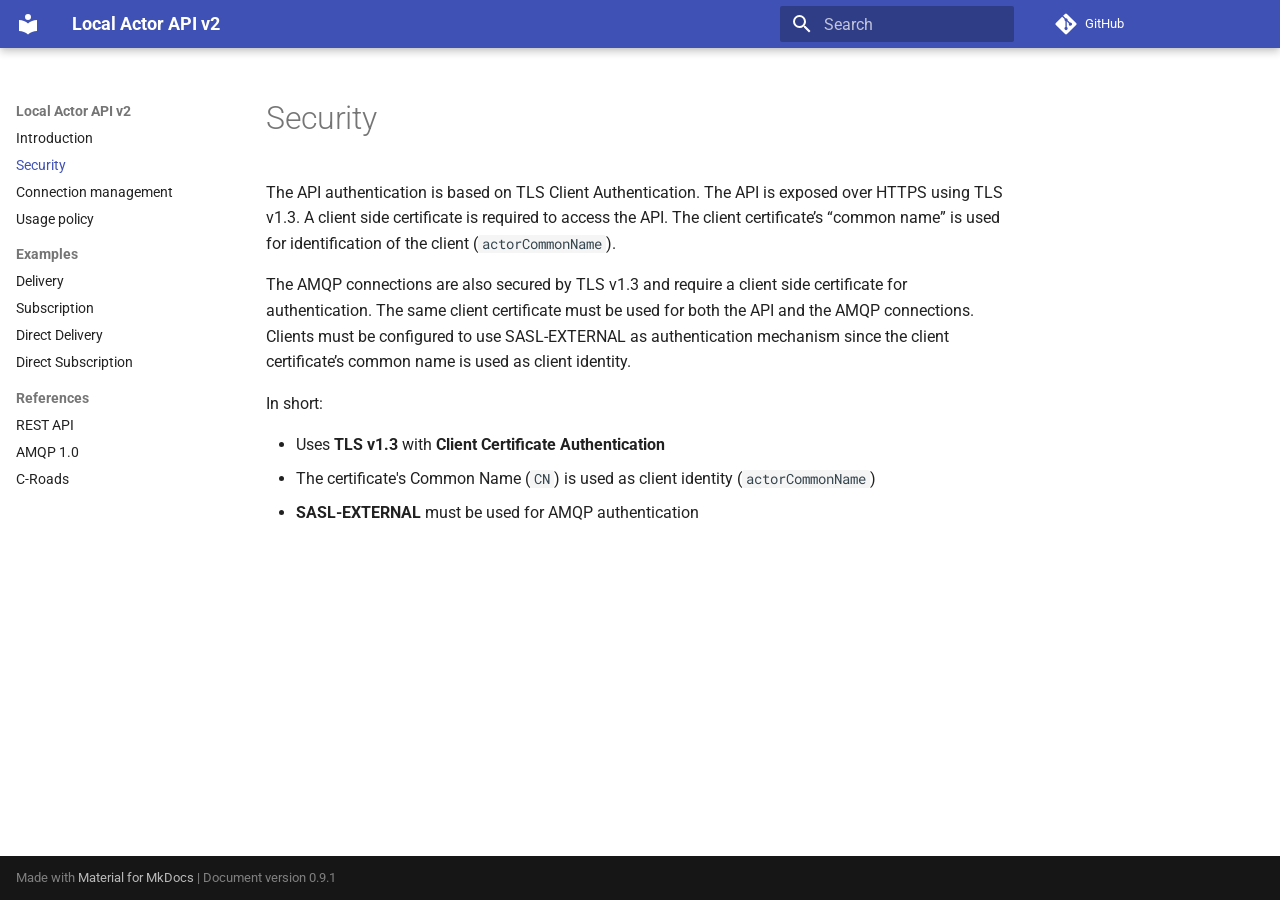
<file: security/index.html>
<!doctype html>
<html lang="en" class="no-js">
  <head>
    
      <meta charset="utf-8">
      <meta name="viewport" content="width=device-width,initial-scale=1">
      
      
      
        <link rel="canonical" href="https://monotch-support.github.io/local-actor-api-v2/security/">
      
      
        <link rel="prev" href="..">
      
      
        <link rel="next" href="../connection-management/">
      
      
      <link rel="icon" href="../assets/images/favicon.png">
      <meta name="generator" content="mkdocs-1.6.1, mkdocs-material-9.6.15">
    
    
      
        <title>Security - Local Actor API v2</title>
      
    
    
      <link rel="stylesheet" href="../assets/stylesheets/main.342714a4.min.css">
      
      


    
    
      
    
    
      
        
        
        <link rel="preconnect" href="https://fonts.gstatic.com" crossorigin>
        <link rel="stylesheet" href="https://fonts.googleapis.com/css?family=Roboto:300,300i,400,400i,700,700i%7CRoboto+Mono:400,400i,700,700i&display=fallback">
        <style>:root{--md-text-font:"Roboto";--md-code-font:"Roboto Mono"}</style>
      
    
    
      <link rel="stylesheet" href="../stylesheets/width.css">
    
      <link rel="stylesheet" href="../stylesheets/neoteroi-css-v1.1.2.css">
    
    <script>__md_scope=new URL("..",location),__md_hash=e=>[...e].reduce(((e,_)=>(e<<5)-e+_.charCodeAt(0)),0),__md_get=(e,_=localStorage,t=__md_scope)=>JSON.parse(_.getItem(t.pathname+"."+e)),__md_set=(e,_,t=localStorage,a=__md_scope)=>{try{t.setItem(a.pathname+"."+e,JSON.stringify(_))}catch(e){}}</script>
    
      

    
    
    
  </head>
  
  
    <body dir="ltr">
  
    
    <input class="md-toggle" data-md-toggle="drawer" type="checkbox" id="__drawer" autocomplete="off">
    <input class="md-toggle" data-md-toggle="search" type="checkbox" id="__search" autocomplete="off">
    <label class="md-overlay" for="__drawer"></label>
    <div data-md-component="skip">
      
        
        <a href="#security" class="md-skip">
          Skip to content
        </a>
      
    </div>
    <div data-md-component="announce">
      
    </div>
    
      <div data-md-color-scheme="default" data-md-component="outdated" hidden>
        
      </div>
    
    
      

  

<header class="md-header md-header--shadow" data-md-component="header">
  <nav class="md-header__inner md-grid" aria-label="Header">
    <a href=".." title="Local Actor API v2" class="md-header__button md-logo" aria-label="Local Actor API v2" data-md-component="logo">
      
  
  <svg xmlns="http://www.w3.org/2000/svg" viewBox="0 0 24 24"><path d="M12 8a3 3 0 0 0 3-3 3 3 0 0 0-3-3 3 3 0 0 0-3 3 3 3 0 0 0 3 3m0 3.54C9.64 9.35 6.5 8 3 8v11c3.5 0 6.64 1.35 9 3.54 2.36-2.19 5.5-3.54 9-3.54V8c-3.5 0-6.64 1.35-9 3.54"/></svg>

    </a>
    <label class="md-header__button md-icon" for="__drawer">
      
      <svg xmlns="http://www.w3.org/2000/svg" viewBox="0 0 24 24"><path d="M3 6h18v2H3zm0 5h18v2H3zm0 5h18v2H3z"/></svg>
    </label>
    <div class="md-header__title" data-md-component="header-title">
      <div class="md-header__ellipsis">
        <div class="md-header__topic">
          <span class="md-ellipsis">
            Local Actor API v2
          </span>
        </div>
        <div class="md-header__topic" data-md-component="header-topic">
          <span class="md-ellipsis">
            
              Security
            
          </span>
        </div>
      </div>
    </div>
    
    
      <script>var palette=__md_get("__palette");if(palette&&palette.color){if("(prefers-color-scheme)"===palette.color.media){var media=matchMedia("(prefers-color-scheme: light)"),input=document.querySelector(media.matches?"[data-md-color-media='(prefers-color-scheme: light)']":"[data-md-color-media='(prefers-color-scheme: dark)']");palette.color.media=input.getAttribute("data-md-color-media"),palette.color.scheme=input.getAttribute("data-md-color-scheme"),palette.color.primary=input.getAttribute("data-md-color-primary"),palette.color.accent=input.getAttribute("data-md-color-accent")}for(var[key,value]of Object.entries(palette.color))document.body.setAttribute("data-md-color-"+key,value)}</script>
    
    
    
      
      
        <label class="md-header__button md-icon" for="__search">
          
          <svg xmlns="http://www.w3.org/2000/svg" viewBox="0 0 24 24"><path d="M9.5 3A6.5 6.5 0 0 1 16 9.5c0 1.61-.59 3.09-1.56 4.23l.27.27h.79l5 5-1.5 1.5-5-5v-.79l-.27-.27A6.52 6.52 0 0 1 9.5 16 6.5 6.5 0 0 1 3 9.5 6.5 6.5 0 0 1 9.5 3m0 2C7 5 5 7 5 9.5S7 14 9.5 14 14 12 14 9.5 12 5 9.5 5"/></svg>
        </label>
        <div class="md-search" data-md-component="search" role="dialog">
  <label class="md-search__overlay" for="__search"></label>
  <div class="md-search__inner" role="search">
    <form class="md-search__form" name="search">
      <input type="text" class="md-search__input" name="query" aria-label="Search" placeholder="Search" autocapitalize="off" autocorrect="off" autocomplete="off" spellcheck="false" data-md-component="search-query" required>
      <label class="md-search__icon md-icon" for="__search">
        
        <svg xmlns="http://www.w3.org/2000/svg" viewBox="0 0 24 24"><path d="M9.5 3A6.5 6.5 0 0 1 16 9.5c0 1.61-.59 3.09-1.56 4.23l.27.27h.79l5 5-1.5 1.5-5-5v-.79l-.27-.27A6.52 6.52 0 0 1 9.5 16 6.5 6.5 0 0 1 3 9.5 6.5 6.5 0 0 1 9.5 3m0 2C7 5 5 7 5 9.5S7 14 9.5 14 14 12 14 9.5 12 5 9.5 5"/></svg>
        
        <svg xmlns="http://www.w3.org/2000/svg" viewBox="0 0 24 24"><path d="M20 11v2H8l5.5 5.5-1.42 1.42L4.16 12l7.92-7.92L13.5 5.5 8 11z"/></svg>
      </label>
      <nav class="md-search__options" aria-label="Search">
        
        <button type="reset" class="md-search__icon md-icon" title="Clear" aria-label="Clear" tabindex="-1">
          
          <svg xmlns="http://www.w3.org/2000/svg" viewBox="0 0 24 24"><path d="M19 6.41 17.59 5 12 10.59 6.41 5 5 6.41 10.59 12 5 17.59 6.41 19 12 13.41 17.59 19 19 17.59 13.41 12z"/></svg>
        </button>
      </nav>
      
    </form>
    <div class="md-search__output">
      <div class="md-search__scrollwrap" tabindex="0" data-md-scrollfix>
        <div class="md-search-result" data-md-component="search-result">
          <div class="md-search-result__meta">
            Initializing search
          </div>
          <ol class="md-search-result__list" role="presentation"></ol>
        </div>
      </div>
    </div>
  </div>
</div>
      
    
    
      <div class="md-header__source">
        <a href="https://github.com/monotch-support/local-actor-api-v2" title="Go to repository" class="md-source" data-md-component="source">
  <div class="md-source__icon md-icon">
    
    <svg xmlns="http://www.w3.org/2000/svg" viewBox="0 0 448 512"><!--! Font Awesome Free 6.7.2 by @fontawesome - https://fontawesome.com License - https://fontawesome.com/license/free (Icons: CC BY 4.0, Fonts: SIL OFL 1.1, Code: MIT License) Copyright 2024 Fonticons, Inc.--><path d="M439.55 236.05 244 40.45a28.87 28.87 0 0 0-40.81 0l-40.66 40.63 51.52 51.52c27.06-9.14 52.68 16.77 43.39 43.68l49.66 49.66c34.23-11.8 61.18 31 35.47 56.69-26.49 26.49-70.21-2.87-56-37.34L240.22 199v121.85c25.3 12.54 22.26 41.85 9.08 55a34.34 34.34 0 0 1-48.55 0c-17.57-17.6-11.07-46.91 11.25-56v-123c-20.8-8.51-24.6-30.74-18.64-45L142.57 101 8.45 235.14a28.86 28.86 0 0 0 0 40.81l195.61 195.6a28.86 28.86 0 0 0 40.8 0l194.69-194.69a28.86 28.86 0 0 0 0-40.81"/></svg>
  </div>
  <div class="md-source__repository">
    GitHub
  </div>
</a>
      </div>
    
  </nav>
  
</header>
    
    <div class="md-container" data-md-component="container">
      
      
        
          
        
      
      <main class="md-main" data-md-component="main">
        <div class="md-main__inner md-grid">
          
            
              
              <div class="md-sidebar md-sidebar--primary" data-md-component="sidebar" data-md-type="navigation" >
                <div class="md-sidebar__scrollwrap">
                  <div class="md-sidebar__inner">
                    



<nav class="md-nav md-nav--primary" aria-label="Navigation" data-md-level="0">
  <label class="md-nav__title" for="__drawer">
    <a href=".." title="Local Actor API v2" class="md-nav__button md-logo" aria-label="Local Actor API v2" data-md-component="logo">
      
  
  <svg xmlns="http://www.w3.org/2000/svg" viewBox="0 0 24 24"><path d="M12 8a3 3 0 0 0 3-3 3 3 0 0 0-3-3 3 3 0 0 0-3 3 3 3 0 0 0 3 3m0 3.54C9.64 9.35 6.5 8 3 8v11c3.5 0 6.64 1.35 9 3.54 2.36-2.19 5.5-3.54 9-3.54V8c-3.5 0-6.64 1.35-9 3.54"/></svg>

    </a>
    Local Actor API v2
  </label>
  
    <div class="md-nav__source">
      <a href="https://github.com/monotch-support/local-actor-api-v2" title="Go to repository" class="md-source" data-md-component="source">
  <div class="md-source__icon md-icon">
    
    <svg xmlns="http://www.w3.org/2000/svg" viewBox="0 0 448 512"><!--! Font Awesome Free 6.7.2 by @fontawesome - https://fontawesome.com License - https://fontawesome.com/license/free (Icons: CC BY 4.0, Fonts: SIL OFL 1.1, Code: MIT License) Copyright 2024 Fonticons, Inc.--><path d="M439.55 236.05 244 40.45a28.87 28.87 0 0 0-40.81 0l-40.66 40.63 51.52 51.52c27.06-9.14 52.68 16.77 43.39 43.68l49.66 49.66c34.23-11.8 61.18 31 35.47 56.69-26.49 26.49-70.21-2.87-56-37.34L240.22 199v121.85c25.3 12.54 22.26 41.85 9.08 55a34.34 34.34 0 0 1-48.55 0c-17.57-17.6-11.07-46.91 11.25-56v-123c-20.8-8.51-24.6-30.74-18.64-45L142.57 101 8.45 235.14a28.86 28.86 0 0 0 0 40.81l195.61 195.6a28.86 28.86 0 0 0 40.8 0l194.69-194.69a28.86 28.86 0 0 0 0-40.81"/></svg>
  </div>
  <div class="md-source__repository">
    GitHub
  </div>
</a>
    </div>
  
  <ul class="md-nav__list" data-md-scrollfix>
    
      
      
  
  
  
  
    <li class="md-nav__item">
      <a href=".." class="md-nav__link">
        
  
  
  <span class="md-ellipsis">
    Introduction
    
  </span>
  

      </a>
    </li>
  

    
      
      
  
  
    
  
  
  
    <li class="md-nav__item md-nav__item--active">
      
      <input class="md-nav__toggle md-toggle" type="checkbox" id="__toc">
      
      
        
      
      
      <a href="./" class="md-nav__link md-nav__link--active">
        
  
  
  <span class="md-ellipsis">
    Security
    
  </span>
  

      </a>
      
    </li>
  

    
      
      
  
  
  
  
    <li class="md-nav__item">
      <a href="../connection-management/" class="md-nav__link">
        
  
  
  <span class="md-ellipsis">
    Connection management
    
  </span>
  

      </a>
    </li>
  

    
      
      
  
  
  
  
    <li class="md-nav__item">
      <a href="../usage-policy/" class="md-nav__link">
        
  
  
  <span class="md-ellipsis">
    Usage policy
    
  </span>
  

      </a>
    </li>
  

    
      
      
  
  
  
  
    
    
    
    
      
        
        
      
    
    
    <li class="md-nav__item md-nav__item--section md-nav__item--nested">
      
        
        
        <input class="md-nav__toggle md-toggle " type="checkbox" id="__nav_5" >
        
          
          <label class="md-nav__link" for="__nav_5" id="__nav_5_label" tabindex="">
            
  
  
  <span class="md-ellipsis">
    Examples
    
  </span>
  

            <span class="md-nav__icon md-icon"></span>
          </label>
        
        <nav class="md-nav" data-md-level="1" aria-labelledby="__nav_5_label" aria-expanded="false">
          <label class="md-nav__title" for="__nav_5">
            <span class="md-nav__icon md-icon"></span>
            Examples
          </label>
          <ul class="md-nav__list" data-md-scrollfix>
            
              
                
  
  
  
  
    <li class="md-nav__item">
      <a href="../examples/delivery/" class="md-nav__link">
        
  
  
  <span class="md-ellipsis">
    Delivery
    
  </span>
  

      </a>
    </li>
  

              
            
              
                
  
  
  
  
    <li class="md-nav__item">
      <a href="../examples/subscription/" class="md-nav__link">
        
  
  
  <span class="md-ellipsis">
    Subscription
    
  </span>
  

      </a>
    </li>
  

              
            
              
                
  
  
  
  
    <li class="md-nav__item">
      <a href="../examples/delivery-direct/" class="md-nav__link">
        
  
  
  <span class="md-ellipsis">
    Direct Delivery
    
  </span>
  

      </a>
    </li>
  

              
            
              
                
  
  
  
  
    <li class="md-nav__item">
      <a href="../examples/subscription-direct/" class="md-nav__link">
        
  
  
  <span class="md-ellipsis">
    Direct Subscription
    
  </span>
  

      </a>
    </li>
  

              
            
          </ul>
        </nav>
      
    </li>
  

    
      
      
  
  
  
  
    
    
    
    
      
        
        
      
    
    
    <li class="md-nav__item md-nav__item--section md-nav__item--nested">
      
        
        
        <input class="md-nav__toggle md-toggle " type="checkbox" id="__nav_6" >
        
          
          <label class="md-nav__link" for="__nav_6" id="__nav_6_label" tabindex="">
            
  
  
  <span class="md-ellipsis">
    References
    
  </span>
  

            <span class="md-nav__icon md-icon"></span>
          </label>
        
        <nav class="md-nav" data-md-level="1" aria-labelledby="__nav_6_label" aria-expanded="false">
          <label class="md-nav__title" for="__nav_6">
            <span class="md-nav__icon md-icon"></span>
            References
          </label>
          <ul class="md-nav__list" data-md-scrollfix>
            
              
                
  
  
  
  
    <li class="md-nav__item">
      <a href="../openapi/" class="md-nav__link">
        
  
  
  <span class="md-ellipsis">
    REST API
    
  </span>
  

      </a>
    </li>
  

              
            
              
                
  
  
  
  
    <li class="md-nav__item">
      <a href="../amqp/" class="md-nav__link">
        
  
  
  <span class="md-ellipsis">
    AMQP 1.0
    
  </span>
  

      </a>
    </li>
  

              
            
              
                
  
  
  
  
    <li class="md-nav__item">
      <a href="../c-roads/" class="md-nav__link">
        
  
  
  <span class="md-ellipsis">
    C-Roads
    
  </span>
  

      </a>
    </li>
  

              
            
          </ul>
        </nav>
      
    </li>
  

    
  </ul>
</nav>
                  </div>
                </div>
              </div>
            
            
              
              <div class="md-sidebar md-sidebar--secondary" data-md-component="sidebar" data-md-type="toc" >
                <div class="md-sidebar__scrollwrap">
                  <div class="md-sidebar__inner">
                    

<nav class="md-nav md-nav--secondary" aria-label="Table of contents">
  
  
  
    
  
  
</nav>
                  </div>
                </div>
              </div>
            
          
          
            <div class="md-content" data-md-component="content">
              <article class="md-content__inner md-typeset">
                
                  


  
  


<h1 id="security">Security</h1>
<p>The API authentication is based on TLS Client Authentication. The API is exposed over HTTPS using TLS v1.3. A client side certificate is required to access the API. The client certificate’s “common name” is used for identification of the client (<code>actorCommonName</code>).</p>
<p>The AMQP connections are also secured by TLS v1.3 and require a client side certificate for authentication. The same client certificate must be used for both the API and the AMQP connections. Clients must be configured to use SASL-EXTERNAL as authentication mechanism since the client certificate’s common name is used as client identity.</p>
<p>In short:</p>
<ul>
<li>Uses <strong>TLS v1.3</strong> with <strong>Client Certificate Authentication</strong></li>
<li>The certificate's Common Name (<code>CN</code>) is used as client identity (<code>actorCommonName</code>)</li>
<li><strong>SASL-EXTERNAL</strong> must be used for AMQP authentication</li>
</ul>












                
              </article>
            </div>
          
          
<script>var target=document.getElementById(location.hash.slice(1));target&&target.name&&(target.checked=target.name.startsWith("__tabbed_"))</script>
        </div>
        
      </main>
      
        <footer class="md-footer">
  
  <div class="md-footer-meta md-typeset">
    <div class="md-footer-meta__inner md-grid">
      <div class="md-copyright">
  
  
    Made with
    <a href="https://squidfunk.github.io/mkdocs-material/" target="_blank" rel="noopener">
      Material for MkDocs
    </a>
  
  
    | Document version 0.9.1
  
</div>
      
    </div>
  </div>
</footer>
      
    </div>
    <div class="md-dialog" data-md-component="dialog">
      <div class="md-dialog__inner md-typeset"></div>
    </div>
    
    
    
      
      <script id="__config" type="application/json">{"base": "..", "features": ["navigation.instant", "navigation.sections", "content.code.copy"], "search": "../assets/javascripts/workers/search.d50fe291.min.js", "tags": null, "translations": {"clipboard.copied": "Copied to clipboard", "clipboard.copy": "Copy to clipboard", "search.result.more.one": "1 more on this page", "search.result.more.other": "# more on this page", "search.result.none": "No matching documents", "search.result.one": "1 matching document", "search.result.other": "# matching documents", "search.result.placeholder": "Type to start searching", "search.result.term.missing": "Missing", "select.version": "Select version"}, "version": "0.9.1"}</script>
    
    
      <script src="../assets/javascripts/bundle.56ea9cef.min.js"></script>
      
    
  </body>
</html>
</file>
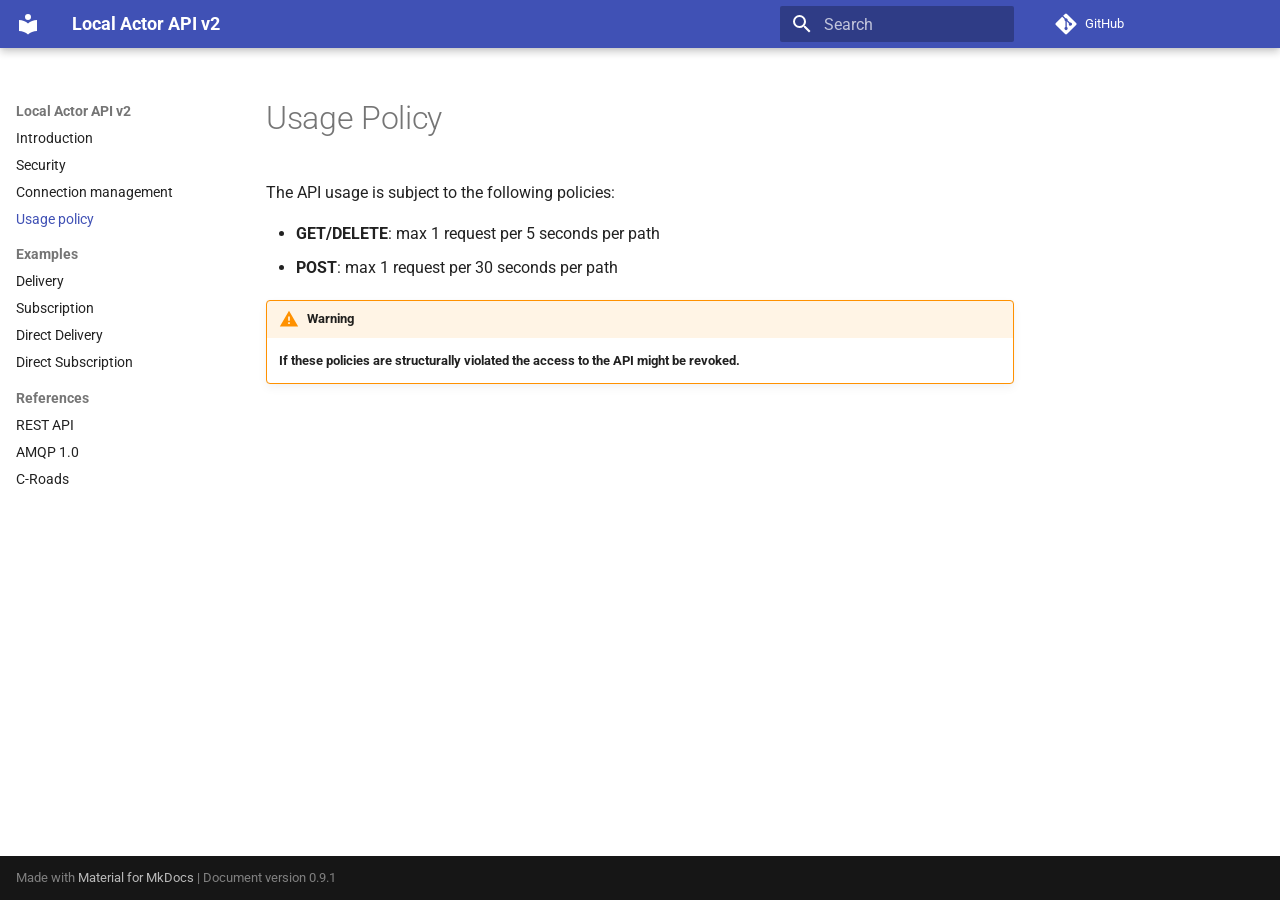
<file: usage-policy/index.html>
<!doctype html>
<html lang="en" class="no-js">
  <head>
    
      <meta charset="utf-8">
      <meta name="viewport" content="width=device-width,initial-scale=1">
      
      
      
        <link rel="canonical" href="https://monotch-support.github.io/local-actor-api-v2/usage-policy/">
      
      
        <link rel="prev" href="../connection-management/">
      
      
        <link rel="next" href="../examples/delivery/">
      
      
      <link rel="icon" href="../assets/images/favicon.png">
      <meta name="generator" content="mkdocs-1.6.1, mkdocs-material-9.6.15">
    
    
      
        <title>Usage policy - Local Actor API v2</title>
      
    
    
      <link rel="stylesheet" href="../assets/stylesheets/main.342714a4.min.css">
      
      


    
    
      
    
    
      
        
        
        <link rel="preconnect" href="https://fonts.gstatic.com" crossorigin>
        <link rel="stylesheet" href="https://fonts.googleapis.com/css?family=Roboto:300,300i,400,400i,700,700i%7CRoboto+Mono:400,400i,700,700i&display=fallback">
        <style>:root{--md-text-font:"Roboto";--md-code-font:"Roboto Mono"}</style>
      
    
    
      <link rel="stylesheet" href="../stylesheets/width.css">
    
      <link rel="stylesheet" href="../stylesheets/neoteroi-css-v1.1.2.css">
    
    <script>__md_scope=new URL("..",location),__md_hash=e=>[...e].reduce(((e,_)=>(e<<5)-e+_.charCodeAt(0)),0),__md_get=(e,_=localStorage,t=__md_scope)=>JSON.parse(_.getItem(t.pathname+"."+e)),__md_set=(e,_,t=localStorage,a=__md_scope)=>{try{t.setItem(a.pathname+"."+e,JSON.stringify(_))}catch(e){}}</script>
    
      

    
    
    
  </head>
  
  
    <body dir="ltr">
  
    
    <input class="md-toggle" data-md-toggle="drawer" type="checkbox" id="__drawer" autocomplete="off">
    <input class="md-toggle" data-md-toggle="search" type="checkbox" id="__search" autocomplete="off">
    <label class="md-overlay" for="__drawer"></label>
    <div data-md-component="skip">
      
        
        <a href="#usage-policy" class="md-skip">
          Skip to content
        </a>
      
    </div>
    <div data-md-component="announce">
      
    </div>
    
      <div data-md-color-scheme="default" data-md-component="outdated" hidden>
        
      </div>
    
    
      

  

<header class="md-header md-header--shadow" data-md-component="header">
  <nav class="md-header__inner md-grid" aria-label="Header">
    <a href=".." title="Local Actor API v2" class="md-header__button md-logo" aria-label="Local Actor API v2" data-md-component="logo">
      
  
  <svg xmlns="http://www.w3.org/2000/svg" viewBox="0 0 24 24"><path d="M12 8a3 3 0 0 0 3-3 3 3 0 0 0-3-3 3 3 0 0 0-3 3 3 3 0 0 0 3 3m0 3.54C9.64 9.35 6.5 8 3 8v11c3.5 0 6.64 1.35 9 3.54 2.36-2.19 5.5-3.54 9-3.54V8c-3.5 0-6.64 1.35-9 3.54"/></svg>

    </a>
    <label class="md-header__button md-icon" for="__drawer">
      
      <svg xmlns="http://www.w3.org/2000/svg" viewBox="0 0 24 24"><path d="M3 6h18v2H3zm0 5h18v2H3zm0 5h18v2H3z"/></svg>
    </label>
    <div class="md-header__title" data-md-component="header-title">
      <div class="md-header__ellipsis">
        <div class="md-header__topic">
          <span class="md-ellipsis">
            Local Actor API v2
          </span>
        </div>
        <div class="md-header__topic" data-md-component="header-topic">
          <span class="md-ellipsis">
            
              Usage policy
            
          </span>
        </div>
      </div>
    </div>
    
    
      <script>var palette=__md_get("__palette");if(palette&&palette.color){if("(prefers-color-scheme)"===palette.color.media){var media=matchMedia("(prefers-color-scheme: light)"),input=document.querySelector(media.matches?"[data-md-color-media='(prefers-color-scheme: light)']":"[data-md-color-media='(prefers-color-scheme: dark)']");palette.color.media=input.getAttribute("data-md-color-media"),palette.color.scheme=input.getAttribute("data-md-color-scheme"),palette.color.primary=input.getAttribute("data-md-color-primary"),palette.color.accent=input.getAttribute("data-md-color-accent")}for(var[key,value]of Object.entries(palette.color))document.body.setAttribute("data-md-color-"+key,value)}</script>
    
    
    
      
      
        <label class="md-header__button md-icon" for="__search">
          
          <svg xmlns="http://www.w3.org/2000/svg" viewBox="0 0 24 24"><path d="M9.5 3A6.5 6.5 0 0 1 16 9.5c0 1.61-.59 3.09-1.56 4.23l.27.27h.79l5 5-1.5 1.5-5-5v-.79l-.27-.27A6.52 6.52 0 0 1 9.5 16 6.5 6.5 0 0 1 3 9.5 6.5 6.5 0 0 1 9.5 3m0 2C7 5 5 7 5 9.5S7 14 9.5 14 14 12 14 9.5 12 5 9.5 5"/></svg>
        </label>
        <div class="md-search" data-md-component="search" role="dialog">
  <label class="md-search__overlay" for="__search"></label>
  <div class="md-search__inner" role="search">
    <form class="md-search__form" name="search">
      <input type="text" class="md-search__input" name="query" aria-label="Search" placeholder="Search" autocapitalize="off" autocorrect="off" autocomplete="off" spellcheck="false" data-md-component="search-query" required>
      <label class="md-search__icon md-icon" for="__search">
        
        <svg xmlns="http://www.w3.org/2000/svg" viewBox="0 0 24 24"><path d="M9.5 3A6.5 6.5 0 0 1 16 9.5c0 1.61-.59 3.09-1.56 4.23l.27.27h.79l5 5-1.5 1.5-5-5v-.79l-.27-.27A6.52 6.52 0 0 1 9.5 16 6.5 6.5 0 0 1 3 9.5 6.5 6.5 0 0 1 9.5 3m0 2C7 5 5 7 5 9.5S7 14 9.5 14 14 12 14 9.5 12 5 9.5 5"/></svg>
        
        <svg xmlns="http://www.w3.org/2000/svg" viewBox="0 0 24 24"><path d="M20 11v2H8l5.5 5.5-1.42 1.42L4.16 12l7.92-7.92L13.5 5.5 8 11z"/></svg>
      </label>
      <nav class="md-search__options" aria-label="Search">
        
        <button type="reset" class="md-search__icon md-icon" title="Clear" aria-label="Clear" tabindex="-1">
          
          <svg xmlns="http://www.w3.org/2000/svg" viewBox="0 0 24 24"><path d="M19 6.41 17.59 5 12 10.59 6.41 5 5 6.41 10.59 12 5 17.59 6.41 19 12 13.41 17.59 19 19 17.59 13.41 12z"/></svg>
        </button>
      </nav>
      
    </form>
    <div class="md-search__output">
      <div class="md-search__scrollwrap" tabindex="0" data-md-scrollfix>
        <div class="md-search-result" data-md-component="search-result">
          <div class="md-search-result__meta">
            Initializing search
          </div>
          <ol class="md-search-result__list" role="presentation"></ol>
        </div>
      </div>
    </div>
  </div>
</div>
      
    
    
      <div class="md-header__source">
        <a href="https://github.com/monotch-support/local-actor-api-v2" title="Go to repository" class="md-source" data-md-component="source">
  <div class="md-source__icon md-icon">
    
    <svg xmlns="http://www.w3.org/2000/svg" viewBox="0 0 448 512"><!--! Font Awesome Free 6.7.2 by @fontawesome - https://fontawesome.com License - https://fontawesome.com/license/free (Icons: CC BY 4.0, Fonts: SIL OFL 1.1, Code: MIT License) Copyright 2024 Fonticons, Inc.--><path d="M439.55 236.05 244 40.45a28.87 28.87 0 0 0-40.81 0l-40.66 40.63 51.52 51.52c27.06-9.14 52.68 16.77 43.39 43.68l49.66 49.66c34.23-11.8 61.18 31 35.47 56.69-26.49 26.49-70.21-2.87-56-37.34L240.22 199v121.85c25.3 12.54 22.26 41.85 9.08 55a34.34 34.34 0 0 1-48.55 0c-17.57-17.6-11.07-46.91 11.25-56v-123c-20.8-8.51-24.6-30.74-18.64-45L142.57 101 8.45 235.14a28.86 28.86 0 0 0 0 40.81l195.61 195.6a28.86 28.86 0 0 0 40.8 0l194.69-194.69a28.86 28.86 0 0 0 0-40.81"/></svg>
  </div>
  <div class="md-source__repository">
    GitHub
  </div>
</a>
      </div>
    
  </nav>
  
</header>
    
    <div class="md-container" data-md-component="container">
      
      
        
          
        
      
      <main class="md-main" data-md-component="main">
        <div class="md-main__inner md-grid">
          
            
              
              <div class="md-sidebar md-sidebar--primary" data-md-component="sidebar" data-md-type="navigation" >
                <div class="md-sidebar__scrollwrap">
                  <div class="md-sidebar__inner">
                    



<nav class="md-nav md-nav--primary" aria-label="Navigation" data-md-level="0">
  <label class="md-nav__title" for="__drawer">
    <a href=".." title="Local Actor API v2" class="md-nav__button md-logo" aria-label="Local Actor API v2" data-md-component="logo">
      
  
  <svg xmlns="http://www.w3.org/2000/svg" viewBox="0 0 24 24"><path d="M12 8a3 3 0 0 0 3-3 3 3 0 0 0-3-3 3 3 0 0 0-3 3 3 3 0 0 0 3 3m0 3.54C9.64 9.35 6.5 8 3 8v11c3.5 0 6.64 1.35 9 3.54 2.36-2.19 5.5-3.54 9-3.54V8c-3.5 0-6.64 1.35-9 3.54"/></svg>

    </a>
    Local Actor API v2
  </label>
  
    <div class="md-nav__source">
      <a href="https://github.com/monotch-support/local-actor-api-v2" title="Go to repository" class="md-source" data-md-component="source">
  <div class="md-source__icon md-icon">
    
    <svg xmlns="http://www.w3.org/2000/svg" viewBox="0 0 448 512"><!--! Font Awesome Free 6.7.2 by @fontawesome - https://fontawesome.com License - https://fontawesome.com/license/free (Icons: CC BY 4.0, Fonts: SIL OFL 1.1, Code: MIT License) Copyright 2024 Fonticons, Inc.--><path d="M439.55 236.05 244 40.45a28.87 28.87 0 0 0-40.81 0l-40.66 40.63 51.52 51.52c27.06-9.14 52.68 16.77 43.39 43.68l49.66 49.66c34.23-11.8 61.18 31 35.47 56.69-26.49 26.49-70.21-2.87-56-37.34L240.22 199v121.85c25.3 12.54 22.26 41.85 9.08 55a34.34 34.34 0 0 1-48.55 0c-17.57-17.6-11.07-46.91 11.25-56v-123c-20.8-8.51-24.6-30.74-18.64-45L142.57 101 8.45 235.14a28.86 28.86 0 0 0 0 40.81l195.61 195.6a28.86 28.86 0 0 0 40.8 0l194.69-194.69a28.86 28.86 0 0 0 0-40.81"/></svg>
  </div>
  <div class="md-source__repository">
    GitHub
  </div>
</a>
    </div>
  
  <ul class="md-nav__list" data-md-scrollfix>
    
      
      
  
  
  
  
    <li class="md-nav__item">
      <a href=".." class="md-nav__link">
        
  
  
  <span class="md-ellipsis">
    Introduction
    
  </span>
  

      </a>
    </li>
  

    
      
      
  
  
  
  
    <li class="md-nav__item">
      <a href="../security/" class="md-nav__link">
        
  
  
  <span class="md-ellipsis">
    Security
    
  </span>
  

      </a>
    </li>
  

    
      
      
  
  
  
  
    <li class="md-nav__item">
      <a href="../connection-management/" class="md-nav__link">
        
  
  
  <span class="md-ellipsis">
    Connection management
    
  </span>
  

      </a>
    </li>
  

    
      
      
  
  
    
  
  
  
    <li class="md-nav__item md-nav__item--active">
      
      <input class="md-nav__toggle md-toggle" type="checkbox" id="__toc">
      
      
        
      
      
      <a href="./" class="md-nav__link md-nav__link--active">
        
  
  
  <span class="md-ellipsis">
    Usage policy
    
  </span>
  

      </a>
      
    </li>
  

    
      
      
  
  
  
  
    
    
    
    
      
        
        
      
    
    
    <li class="md-nav__item md-nav__item--section md-nav__item--nested">
      
        
        
        <input class="md-nav__toggle md-toggle " type="checkbox" id="__nav_5" >
        
          
          <label class="md-nav__link" for="__nav_5" id="__nav_5_label" tabindex="">
            
  
  
  <span class="md-ellipsis">
    Examples
    
  </span>
  

            <span class="md-nav__icon md-icon"></span>
          </label>
        
        <nav class="md-nav" data-md-level="1" aria-labelledby="__nav_5_label" aria-expanded="false">
          <label class="md-nav__title" for="__nav_5">
            <span class="md-nav__icon md-icon"></span>
            Examples
          </label>
          <ul class="md-nav__list" data-md-scrollfix>
            
              
                
  
  
  
  
    <li class="md-nav__item">
      <a href="../examples/delivery/" class="md-nav__link">
        
  
  
  <span class="md-ellipsis">
    Delivery
    
  </span>
  

      </a>
    </li>
  

              
            
              
                
  
  
  
  
    <li class="md-nav__item">
      <a href="../examples/subscription/" class="md-nav__link">
        
  
  
  <span class="md-ellipsis">
    Subscription
    
  </span>
  

      </a>
    </li>
  

              
            
              
                
  
  
  
  
    <li class="md-nav__item">
      <a href="../examples/delivery-direct/" class="md-nav__link">
        
  
  
  <span class="md-ellipsis">
    Direct Delivery
    
  </span>
  

      </a>
    </li>
  

              
            
              
                
  
  
  
  
    <li class="md-nav__item">
      <a href="../examples/subscription-direct/" class="md-nav__link">
        
  
  
  <span class="md-ellipsis">
    Direct Subscription
    
  </span>
  

      </a>
    </li>
  

              
            
          </ul>
        </nav>
      
    </li>
  

    
      
      
  
  
  
  
    
    
    
    
      
        
        
      
    
    
    <li class="md-nav__item md-nav__item--section md-nav__item--nested">
      
        
        
        <input class="md-nav__toggle md-toggle " type="checkbox" id="__nav_6" >
        
          
          <label class="md-nav__link" for="__nav_6" id="__nav_6_label" tabindex="">
            
  
  
  <span class="md-ellipsis">
    References
    
  </span>
  

            <span class="md-nav__icon md-icon"></span>
          </label>
        
        <nav class="md-nav" data-md-level="1" aria-labelledby="__nav_6_label" aria-expanded="false">
          <label class="md-nav__title" for="__nav_6">
            <span class="md-nav__icon md-icon"></span>
            References
          </label>
          <ul class="md-nav__list" data-md-scrollfix>
            
              
                
  
  
  
  
    <li class="md-nav__item">
      <a href="../openapi/" class="md-nav__link">
        
  
  
  <span class="md-ellipsis">
    REST API
    
  </span>
  

      </a>
    </li>
  

              
            
              
                
  
  
  
  
    <li class="md-nav__item">
      <a href="../amqp/" class="md-nav__link">
        
  
  
  <span class="md-ellipsis">
    AMQP 1.0
    
  </span>
  

      </a>
    </li>
  

              
            
              
                
  
  
  
  
    <li class="md-nav__item">
      <a href="../c-roads/" class="md-nav__link">
        
  
  
  <span class="md-ellipsis">
    C-Roads
    
  </span>
  

      </a>
    </li>
  

              
            
          </ul>
        </nav>
      
    </li>
  

    
  </ul>
</nav>
                  </div>
                </div>
              </div>
            
            
              
              <div class="md-sidebar md-sidebar--secondary" data-md-component="sidebar" data-md-type="toc" >
                <div class="md-sidebar__scrollwrap">
                  <div class="md-sidebar__inner">
                    

<nav class="md-nav md-nav--secondary" aria-label="Table of contents">
  
  
  
    
  
  
</nav>
                  </div>
                </div>
              </div>
            
          
          
            <div class="md-content" data-md-component="content">
              <article class="md-content__inner md-typeset">
                
                  


  
  


<h1 id="usage-policy">Usage Policy</h1>
<p>The API usage is subject to the following policies:</p>
<ul>
<li><strong>GET/DELETE</strong>: max 1 request per 5 seconds per path</li>
<li><strong>POST</strong>: max 1 request per 30 seconds per path</li>
</ul>
<div class="admonition warning">
<p class="admonition-title">Warning</p>
<p><strong>If these policies are structurally violated the access to the API might be revoked.</strong></p>
</div>












                
              </article>
            </div>
          
          
<script>var target=document.getElementById(location.hash.slice(1));target&&target.name&&(target.checked=target.name.startsWith("__tabbed_"))</script>
        </div>
        
      </main>
      
        <footer class="md-footer">
  
  <div class="md-footer-meta md-typeset">
    <div class="md-footer-meta__inner md-grid">
      <div class="md-copyright">
  
  
    Made with
    <a href="https://squidfunk.github.io/mkdocs-material/" target="_blank" rel="noopener">
      Material for MkDocs
    </a>
  
  
    | Document version 0.9.1
  
</div>
      
    </div>
  </div>
</footer>
      
    </div>
    <div class="md-dialog" data-md-component="dialog">
      <div class="md-dialog__inner md-typeset"></div>
    </div>
    
    
    
      
      <script id="__config" type="application/json">{"base": "..", "features": ["navigation.instant", "navigation.sections", "content.code.copy"], "search": "../assets/javascripts/workers/search.d50fe291.min.js", "tags": null, "translations": {"clipboard.copied": "Copied to clipboard", "clipboard.copy": "Copy to clipboard", "search.result.more.one": "1 more on this page", "search.result.more.other": "# more on this page", "search.result.none": "No matching documents", "search.result.one": "1 matching document", "search.result.other": "# matching documents", "search.result.placeholder": "Type to start searching", "search.result.term.missing": "Missing", "select.version": "Select version"}, "version": "0.9.1"}</script>
    
    
      <script src="../assets/javascripts/bundle.56ea9cef.min.js"></script>
      
    
  </body>
</html>
</file>
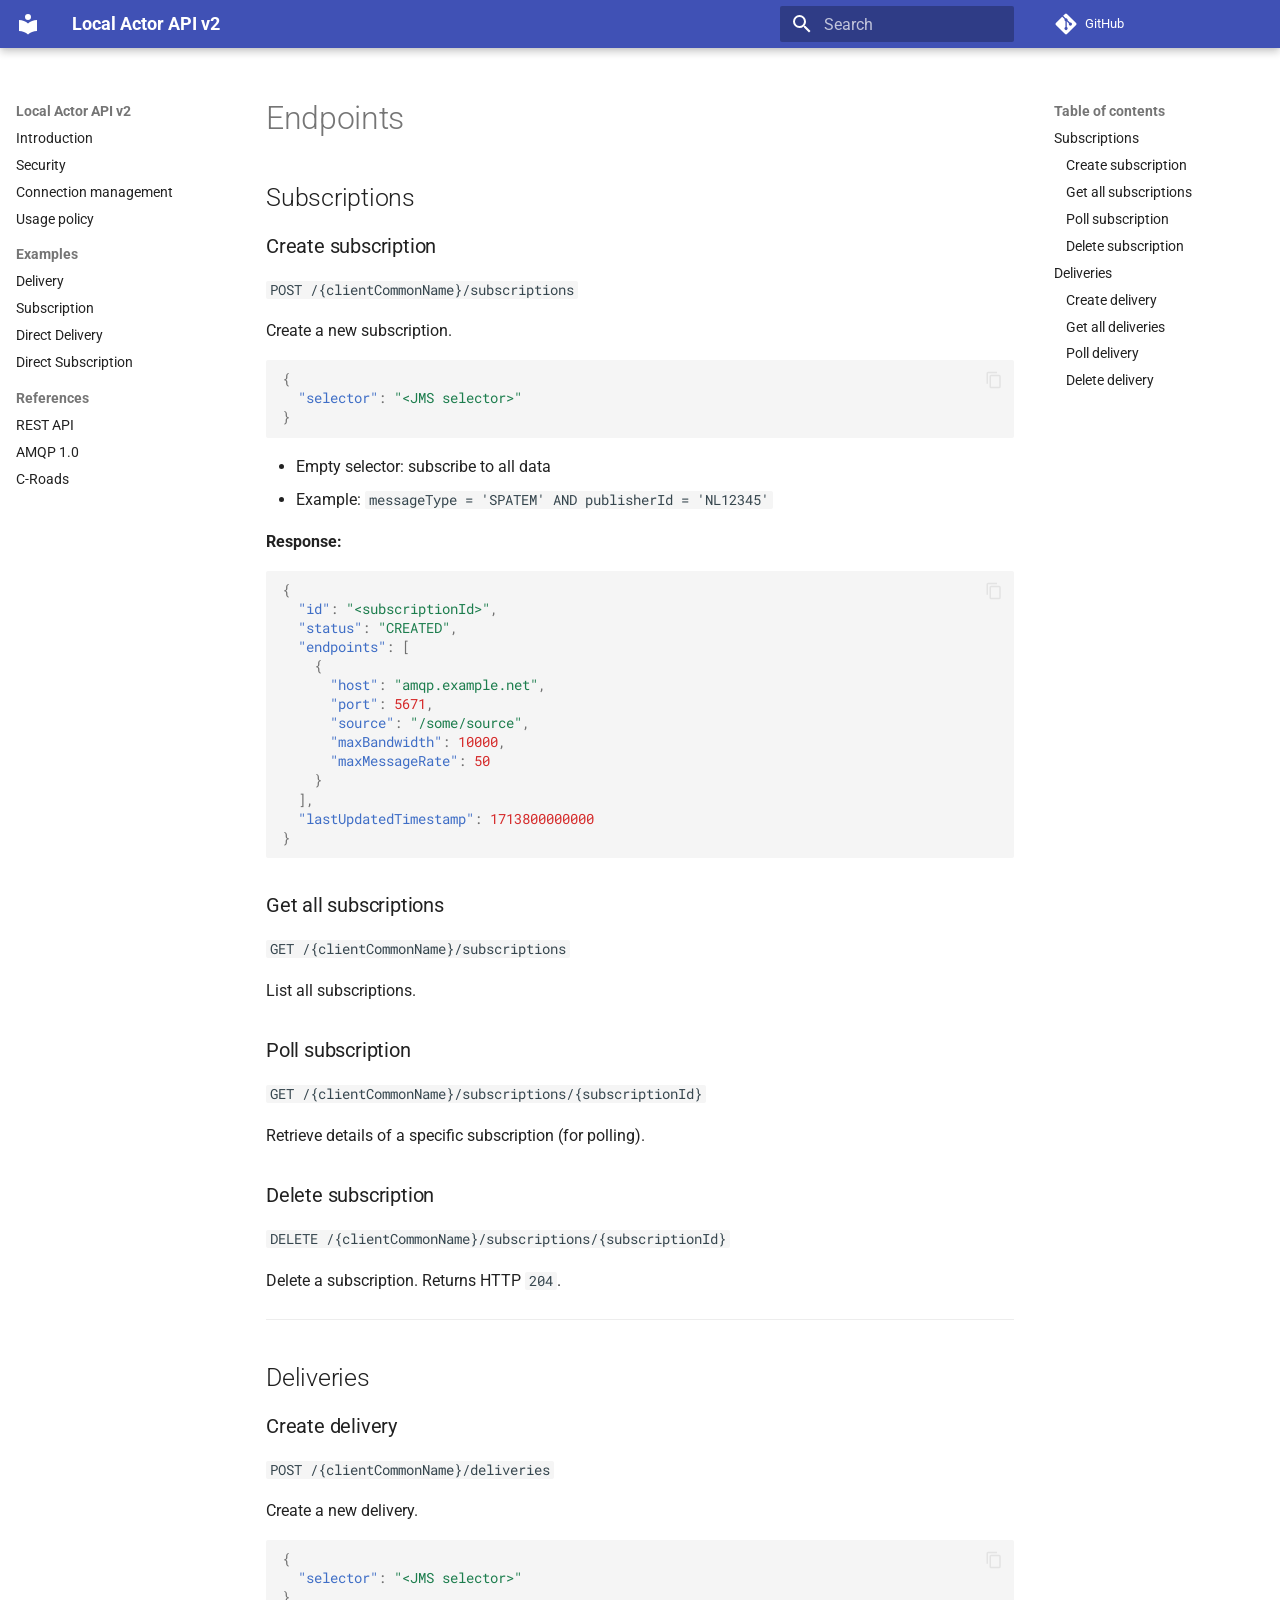
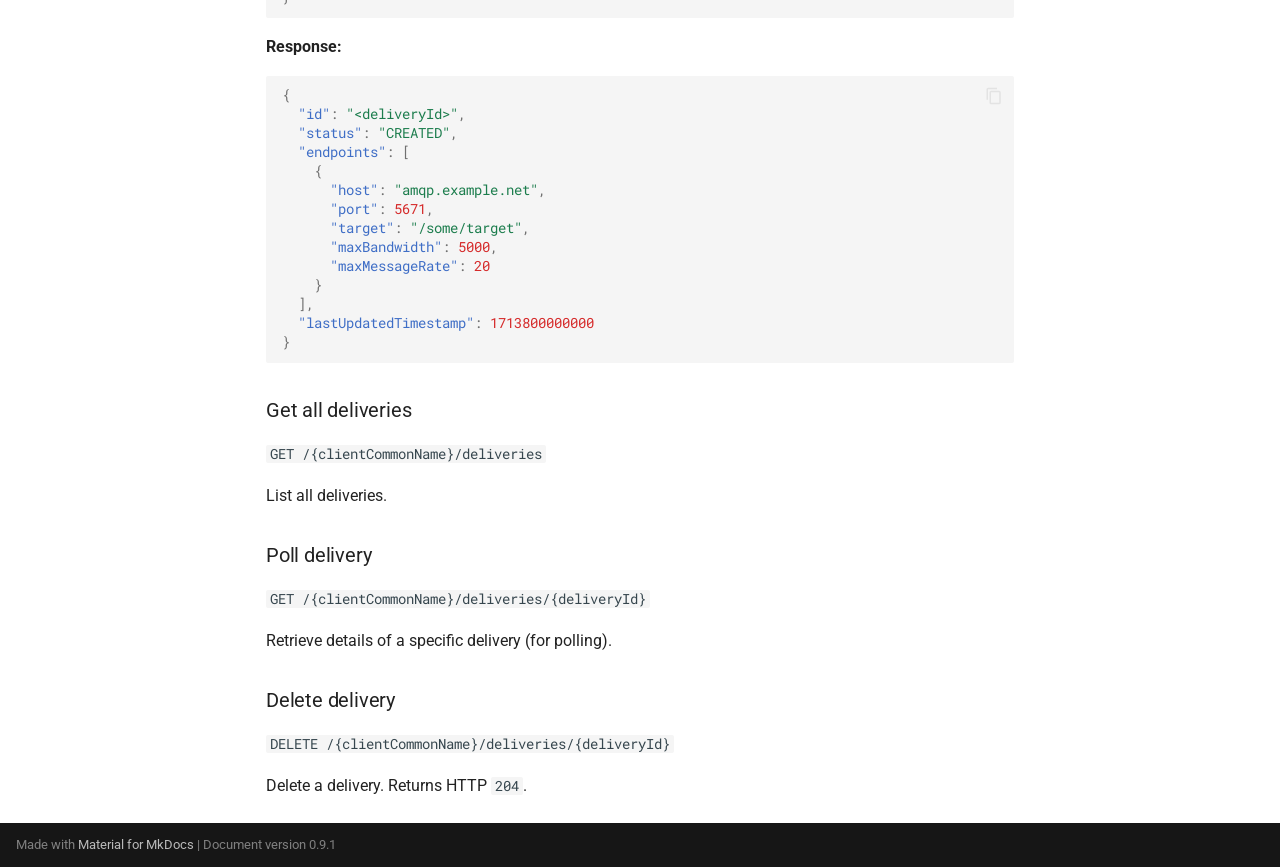
<file: usage/index.html>
<!doctype html>
<html lang="en" class="no-js">
  <head>
    
      <meta charset="utf-8">
      <meta name="viewport" content="width=device-width,initial-scale=1">
      
      
      
        <link rel="canonical" href="https://monotch-support.github.io/local-actor-api-v2/usage/">
      
      
      
      
      <link rel="icon" href="../assets/images/favicon.png">
      <meta name="generator" content="mkdocs-1.6.1, mkdocs-material-9.6.15">
    
    
      
        <title>Endpoints - Local Actor API v2</title>
      
    
    
      <link rel="stylesheet" href="../assets/stylesheets/main.342714a4.min.css">
      
      


    
    
      
    
    
      
        
        
        <link rel="preconnect" href="https://fonts.gstatic.com" crossorigin>
        <link rel="stylesheet" href="https://fonts.googleapis.com/css?family=Roboto:300,300i,400,400i,700,700i%7CRoboto+Mono:400,400i,700,700i&display=fallback">
        <style>:root{--md-text-font:"Roboto";--md-code-font:"Roboto Mono"}</style>
      
    
    
      <link rel="stylesheet" href="../stylesheets/width.css">
    
      <link rel="stylesheet" href="../stylesheets/neoteroi-css-v1.1.2.css">
    
    <script>__md_scope=new URL("..",location),__md_hash=e=>[...e].reduce(((e,_)=>(e<<5)-e+_.charCodeAt(0)),0),__md_get=(e,_=localStorage,t=__md_scope)=>JSON.parse(_.getItem(t.pathname+"."+e)),__md_set=(e,_,t=localStorage,a=__md_scope)=>{try{t.setItem(a.pathname+"."+e,JSON.stringify(_))}catch(e){}}</script>
    
      

    
    
    
  </head>
  
  
    <body dir="ltr">
  
    
    <input class="md-toggle" data-md-toggle="drawer" type="checkbox" id="__drawer" autocomplete="off">
    <input class="md-toggle" data-md-toggle="search" type="checkbox" id="__search" autocomplete="off">
    <label class="md-overlay" for="__drawer"></label>
    <div data-md-component="skip">
      
        
        <a href="#endpoints" class="md-skip">
          Skip to content
        </a>
      
    </div>
    <div data-md-component="announce">
      
    </div>
    
      <div data-md-color-scheme="default" data-md-component="outdated" hidden>
        
      </div>
    
    
      

  

<header class="md-header md-header--shadow" data-md-component="header">
  <nav class="md-header__inner md-grid" aria-label="Header">
    <a href=".." title="Local Actor API v2" class="md-header__button md-logo" aria-label="Local Actor API v2" data-md-component="logo">
      
  
  <svg xmlns="http://www.w3.org/2000/svg" viewBox="0 0 24 24"><path d="M12 8a3 3 0 0 0 3-3 3 3 0 0 0-3-3 3 3 0 0 0-3 3 3 3 0 0 0 3 3m0 3.54C9.64 9.35 6.5 8 3 8v11c3.5 0 6.64 1.35 9 3.54 2.36-2.19 5.5-3.54 9-3.54V8c-3.5 0-6.64 1.35-9 3.54"/></svg>

    </a>
    <label class="md-header__button md-icon" for="__drawer">
      
      <svg xmlns="http://www.w3.org/2000/svg" viewBox="0 0 24 24"><path d="M3 6h18v2H3zm0 5h18v2H3zm0 5h18v2H3z"/></svg>
    </label>
    <div class="md-header__title" data-md-component="header-title">
      <div class="md-header__ellipsis">
        <div class="md-header__topic">
          <span class="md-ellipsis">
            Local Actor API v2
          </span>
        </div>
        <div class="md-header__topic" data-md-component="header-topic">
          <span class="md-ellipsis">
            
              Endpoints
            
          </span>
        </div>
      </div>
    </div>
    
    
      <script>var palette=__md_get("__palette");if(palette&&palette.color){if("(prefers-color-scheme)"===palette.color.media){var media=matchMedia("(prefers-color-scheme: light)"),input=document.querySelector(media.matches?"[data-md-color-media='(prefers-color-scheme: light)']":"[data-md-color-media='(prefers-color-scheme: dark)']");palette.color.media=input.getAttribute("data-md-color-media"),palette.color.scheme=input.getAttribute("data-md-color-scheme"),palette.color.primary=input.getAttribute("data-md-color-primary"),palette.color.accent=input.getAttribute("data-md-color-accent")}for(var[key,value]of Object.entries(palette.color))document.body.setAttribute("data-md-color-"+key,value)}</script>
    
    
    
      
      
        <label class="md-header__button md-icon" for="__search">
          
          <svg xmlns="http://www.w3.org/2000/svg" viewBox="0 0 24 24"><path d="M9.5 3A6.5 6.5 0 0 1 16 9.5c0 1.61-.59 3.09-1.56 4.23l.27.27h.79l5 5-1.5 1.5-5-5v-.79l-.27-.27A6.52 6.52 0 0 1 9.5 16 6.5 6.5 0 0 1 3 9.5 6.5 6.5 0 0 1 9.5 3m0 2C7 5 5 7 5 9.5S7 14 9.5 14 14 12 14 9.5 12 5 9.5 5"/></svg>
        </label>
        <div class="md-search" data-md-component="search" role="dialog">
  <label class="md-search__overlay" for="__search"></label>
  <div class="md-search__inner" role="search">
    <form class="md-search__form" name="search">
      <input type="text" class="md-search__input" name="query" aria-label="Search" placeholder="Search" autocapitalize="off" autocorrect="off" autocomplete="off" spellcheck="false" data-md-component="search-query" required>
      <label class="md-search__icon md-icon" for="__search">
        
        <svg xmlns="http://www.w3.org/2000/svg" viewBox="0 0 24 24"><path d="M9.5 3A6.5 6.5 0 0 1 16 9.5c0 1.61-.59 3.09-1.56 4.23l.27.27h.79l5 5-1.5 1.5-5-5v-.79l-.27-.27A6.52 6.52 0 0 1 9.5 16 6.5 6.5 0 0 1 3 9.5 6.5 6.5 0 0 1 9.5 3m0 2C7 5 5 7 5 9.5S7 14 9.5 14 14 12 14 9.5 12 5 9.5 5"/></svg>
        
        <svg xmlns="http://www.w3.org/2000/svg" viewBox="0 0 24 24"><path d="M20 11v2H8l5.5 5.5-1.42 1.42L4.16 12l7.92-7.92L13.5 5.5 8 11z"/></svg>
      </label>
      <nav class="md-search__options" aria-label="Search">
        
        <button type="reset" class="md-search__icon md-icon" title="Clear" aria-label="Clear" tabindex="-1">
          
          <svg xmlns="http://www.w3.org/2000/svg" viewBox="0 0 24 24"><path d="M19 6.41 17.59 5 12 10.59 6.41 5 5 6.41 10.59 12 5 17.59 6.41 19 12 13.41 17.59 19 19 17.59 13.41 12z"/></svg>
        </button>
      </nav>
      
    </form>
    <div class="md-search__output">
      <div class="md-search__scrollwrap" tabindex="0" data-md-scrollfix>
        <div class="md-search-result" data-md-component="search-result">
          <div class="md-search-result__meta">
            Initializing search
          </div>
          <ol class="md-search-result__list" role="presentation"></ol>
        </div>
      </div>
    </div>
  </div>
</div>
      
    
    
      <div class="md-header__source">
        <a href="https://github.com/monotch-support/local-actor-api-v2" title="Go to repository" class="md-source" data-md-component="source">
  <div class="md-source__icon md-icon">
    
    <svg xmlns="http://www.w3.org/2000/svg" viewBox="0 0 448 512"><!--! Font Awesome Free 6.7.2 by @fontawesome - https://fontawesome.com License - https://fontawesome.com/license/free (Icons: CC BY 4.0, Fonts: SIL OFL 1.1, Code: MIT License) Copyright 2024 Fonticons, Inc.--><path d="M439.55 236.05 244 40.45a28.87 28.87 0 0 0-40.81 0l-40.66 40.63 51.52 51.52c27.06-9.14 52.68 16.77 43.39 43.68l49.66 49.66c34.23-11.8 61.18 31 35.47 56.69-26.49 26.49-70.21-2.87-56-37.34L240.22 199v121.85c25.3 12.54 22.26 41.85 9.08 55a34.34 34.34 0 0 1-48.55 0c-17.57-17.6-11.07-46.91 11.25-56v-123c-20.8-8.51-24.6-30.74-18.64-45L142.57 101 8.45 235.14a28.86 28.86 0 0 0 0 40.81l195.61 195.6a28.86 28.86 0 0 0 40.8 0l194.69-194.69a28.86 28.86 0 0 0 0-40.81"/></svg>
  </div>
  <div class="md-source__repository">
    GitHub
  </div>
</a>
      </div>
    
  </nav>
  
</header>
    
    <div class="md-container" data-md-component="container">
      
      
        
          
        
      
      <main class="md-main" data-md-component="main">
        <div class="md-main__inner md-grid">
          
            
              
              <div class="md-sidebar md-sidebar--primary" data-md-component="sidebar" data-md-type="navigation" >
                <div class="md-sidebar__scrollwrap">
                  <div class="md-sidebar__inner">
                    



<nav class="md-nav md-nav--primary" aria-label="Navigation" data-md-level="0">
  <label class="md-nav__title" for="__drawer">
    <a href=".." title="Local Actor API v2" class="md-nav__button md-logo" aria-label="Local Actor API v2" data-md-component="logo">
      
  
  <svg xmlns="http://www.w3.org/2000/svg" viewBox="0 0 24 24"><path d="M12 8a3 3 0 0 0 3-3 3 3 0 0 0-3-3 3 3 0 0 0-3 3 3 3 0 0 0 3 3m0 3.54C9.64 9.35 6.5 8 3 8v11c3.5 0 6.64 1.35 9 3.54 2.36-2.19 5.5-3.54 9-3.54V8c-3.5 0-6.64 1.35-9 3.54"/></svg>

    </a>
    Local Actor API v2
  </label>
  
    <div class="md-nav__source">
      <a href="https://github.com/monotch-support/local-actor-api-v2" title="Go to repository" class="md-source" data-md-component="source">
  <div class="md-source__icon md-icon">
    
    <svg xmlns="http://www.w3.org/2000/svg" viewBox="0 0 448 512"><!--! Font Awesome Free 6.7.2 by @fontawesome - https://fontawesome.com License - https://fontawesome.com/license/free (Icons: CC BY 4.0, Fonts: SIL OFL 1.1, Code: MIT License) Copyright 2024 Fonticons, Inc.--><path d="M439.55 236.05 244 40.45a28.87 28.87 0 0 0-40.81 0l-40.66 40.63 51.52 51.52c27.06-9.14 52.68 16.77 43.39 43.68l49.66 49.66c34.23-11.8 61.18 31 35.47 56.69-26.49 26.49-70.21-2.87-56-37.34L240.22 199v121.85c25.3 12.54 22.26 41.85 9.08 55a34.34 34.34 0 0 1-48.55 0c-17.57-17.6-11.07-46.91 11.25-56v-123c-20.8-8.51-24.6-30.74-18.64-45L142.57 101 8.45 235.14a28.86 28.86 0 0 0 0 40.81l195.61 195.6a28.86 28.86 0 0 0 40.8 0l194.69-194.69a28.86 28.86 0 0 0 0-40.81"/></svg>
  </div>
  <div class="md-source__repository">
    GitHub
  </div>
</a>
    </div>
  
  <ul class="md-nav__list" data-md-scrollfix>
    
      
      
  
  
  
  
    <li class="md-nav__item">
      <a href=".." class="md-nav__link">
        
  
  
  <span class="md-ellipsis">
    Introduction
    
  </span>
  

      </a>
    </li>
  

    
      
      
  
  
  
  
    <li class="md-nav__item">
      <a href="../security/" class="md-nav__link">
        
  
  
  <span class="md-ellipsis">
    Security
    
  </span>
  

      </a>
    </li>
  

    
      
      
  
  
  
  
    <li class="md-nav__item">
      <a href="../connection-management/" class="md-nav__link">
        
  
  
  <span class="md-ellipsis">
    Connection management
    
  </span>
  

      </a>
    </li>
  

    
      
      
  
  
  
  
    <li class="md-nav__item">
      <a href="../usage-policy/" class="md-nav__link">
        
  
  
  <span class="md-ellipsis">
    Usage policy
    
  </span>
  

      </a>
    </li>
  

    
      
      
  
  
  
  
    
    
    
    
      
        
        
      
    
    
    <li class="md-nav__item md-nav__item--section md-nav__item--nested">
      
        
        
        <input class="md-nav__toggle md-toggle " type="checkbox" id="__nav_5" >
        
          
          <label class="md-nav__link" for="__nav_5" id="__nav_5_label" tabindex="">
            
  
  
  <span class="md-ellipsis">
    Examples
    
  </span>
  

            <span class="md-nav__icon md-icon"></span>
          </label>
        
        <nav class="md-nav" data-md-level="1" aria-labelledby="__nav_5_label" aria-expanded="false">
          <label class="md-nav__title" for="__nav_5">
            <span class="md-nav__icon md-icon"></span>
            Examples
          </label>
          <ul class="md-nav__list" data-md-scrollfix>
            
              
                
  
  
  
  
    <li class="md-nav__item">
      <a href="../examples/delivery/" class="md-nav__link">
        
  
  
  <span class="md-ellipsis">
    Delivery
    
  </span>
  

      </a>
    </li>
  

              
            
              
                
  
  
  
  
    <li class="md-nav__item">
      <a href="../examples/subscription/" class="md-nav__link">
        
  
  
  <span class="md-ellipsis">
    Subscription
    
  </span>
  

      </a>
    </li>
  

              
            
              
                
  
  
  
  
    <li class="md-nav__item">
      <a href="../examples/delivery-direct/" class="md-nav__link">
        
  
  
  <span class="md-ellipsis">
    Direct Delivery
    
  </span>
  

      </a>
    </li>
  

              
            
              
                
  
  
  
  
    <li class="md-nav__item">
      <a href="../examples/subscription-direct/" class="md-nav__link">
        
  
  
  <span class="md-ellipsis">
    Direct Subscription
    
  </span>
  

      </a>
    </li>
  

              
            
          </ul>
        </nav>
      
    </li>
  

    
      
      
  
  
  
  
    
    
    
    
      
        
        
      
    
    
    <li class="md-nav__item md-nav__item--section md-nav__item--nested">
      
        
        
        <input class="md-nav__toggle md-toggle " type="checkbox" id="__nav_6" >
        
          
          <label class="md-nav__link" for="__nav_6" id="__nav_6_label" tabindex="">
            
  
  
  <span class="md-ellipsis">
    References
    
  </span>
  

            <span class="md-nav__icon md-icon"></span>
          </label>
        
        <nav class="md-nav" data-md-level="1" aria-labelledby="__nav_6_label" aria-expanded="false">
          <label class="md-nav__title" for="__nav_6">
            <span class="md-nav__icon md-icon"></span>
            References
          </label>
          <ul class="md-nav__list" data-md-scrollfix>
            
              
                
  
  
  
  
    <li class="md-nav__item">
      <a href="../openapi/" class="md-nav__link">
        
  
  
  <span class="md-ellipsis">
    REST API
    
  </span>
  

      </a>
    </li>
  

              
            
              
                
  
  
  
  
    <li class="md-nav__item">
      <a href="../amqp/" class="md-nav__link">
        
  
  
  <span class="md-ellipsis">
    AMQP 1.0
    
  </span>
  

      </a>
    </li>
  

              
            
              
                
  
  
  
  
    <li class="md-nav__item">
      <a href="../c-roads/" class="md-nav__link">
        
  
  
  <span class="md-ellipsis">
    C-Roads
    
  </span>
  

      </a>
    </li>
  

              
            
          </ul>
        </nav>
      
    </li>
  

    
  </ul>
</nav>
                  </div>
                </div>
              </div>
            
            
              
              <div class="md-sidebar md-sidebar--secondary" data-md-component="sidebar" data-md-type="toc" >
                <div class="md-sidebar__scrollwrap">
                  <div class="md-sidebar__inner">
                    

<nav class="md-nav md-nav--secondary" aria-label="Table of contents">
  
  
  
    
  
  
    <label class="md-nav__title" for="__toc">
      <span class="md-nav__icon md-icon"></span>
      Table of contents
    </label>
    <ul class="md-nav__list" data-md-component="toc" data-md-scrollfix>
      
        <li class="md-nav__item">
  <a href="#subscriptions" class="md-nav__link">
    <span class="md-ellipsis">
      Subscriptions
    </span>
  </a>
  
    <nav class="md-nav" aria-label="Subscriptions">
      <ul class="md-nav__list">
        
          <li class="md-nav__item">
  <a href="#create-subscription" class="md-nav__link">
    <span class="md-ellipsis">
      Create subscription
    </span>
  </a>
  
</li>
        
          <li class="md-nav__item">
  <a href="#get-all-subscriptions" class="md-nav__link">
    <span class="md-ellipsis">
      Get all subscriptions
    </span>
  </a>
  
</li>
        
          <li class="md-nav__item">
  <a href="#poll-subscription" class="md-nav__link">
    <span class="md-ellipsis">
      Poll subscription
    </span>
  </a>
  
</li>
        
          <li class="md-nav__item">
  <a href="#delete-subscription" class="md-nav__link">
    <span class="md-ellipsis">
      Delete subscription
    </span>
  </a>
  
</li>
        
      </ul>
    </nav>
  
</li>
      
        <li class="md-nav__item">
  <a href="#deliveries" class="md-nav__link">
    <span class="md-ellipsis">
      Deliveries
    </span>
  </a>
  
    <nav class="md-nav" aria-label="Deliveries">
      <ul class="md-nav__list">
        
          <li class="md-nav__item">
  <a href="#create-delivery" class="md-nav__link">
    <span class="md-ellipsis">
      Create delivery
    </span>
  </a>
  
</li>
        
          <li class="md-nav__item">
  <a href="#get-all-deliveries" class="md-nav__link">
    <span class="md-ellipsis">
      Get all deliveries
    </span>
  </a>
  
</li>
        
          <li class="md-nav__item">
  <a href="#poll-delivery" class="md-nav__link">
    <span class="md-ellipsis">
      Poll delivery
    </span>
  </a>
  
</li>
        
          <li class="md-nav__item">
  <a href="#delete-delivery" class="md-nav__link">
    <span class="md-ellipsis">
      Delete delivery
    </span>
  </a>
  
</li>
        
      </ul>
    </nav>
  
</li>
      
    </ul>
  
</nav>
                  </div>
                </div>
              </div>
            
          
          
            <div class="md-content" data-md-component="content">
              <article class="md-content__inner md-typeset">
                
                  


  
  


<h1 id="endpoints">Endpoints</h1>
<h2 id="subscriptions">Subscriptions</h2>
<h3 id="create-subscription">Create subscription</h3>
<p><code>POST /{clientCommonName}/subscriptions</code></p>
<p>Create a new subscription.
<div class="highlight"><pre><span></span><code><span class="p">{</span>
<span class="w">  </span><span class="nt">&quot;selector&quot;</span><span class="p">:</span><span class="w"> </span><span class="s2">&quot;&lt;JMS selector&gt;&quot;</span>
<span class="p">}</span>
</code></pre></div></p>
<ul>
<li>Empty selector: subscribe to all data  </li>
<li>Example: <code>messageType = 'SPATEM' AND publisherId = 'NL12345'</code></li>
</ul>
<p><strong>Response:</strong>
<div class="highlight"><pre><span></span><code><span class="p">{</span>
<span class="w">  </span><span class="nt">&quot;id&quot;</span><span class="p">:</span><span class="w"> </span><span class="s2">&quot;&lt;subscriptionId&gt;&quot;</span><span class="p">,</span>
<span class="w">  </span><span class="nt">&quot;status&quot;</span><span class="p">:</span><span class="w"> </span><span class="s2">&quot;CREATED&quot;</span><span class="p">,</span>
<span class="w">  </span><span class="nt">&quot;endpoints&quot;</span><span class="p">:</span><span class="w"> </span><span class="p">[</span>
<span class="w">    </span><span class="p">{</span>
<span class="w">      </span><span class="nt">&quot;host&quot;</span><span class="p">:</span><span class="w"> </span><span class="s2">&quot;amqp.example.net&quot;</span><span class="p">,</span>
<span class="w">      </span><span class="nt">&quot;port&quot;</span><span class="p">:</span><span class="w"> </span><span class="mi">5671</span><span class="p">,</span>
<span class="w">      </span><span class="nt">&quot;source&quot;</span><span class="p">:</span><span class="w"> </span><span class="s2">&quot;/some/source&quot;</span><span class="p">,</span>
<span class="w">      </span><span class="nt">&quot;maxBandwidth&quot;</span><span class="p">:</span><span class="w"> </span><span class="mi">10000</span><span class="p">,</span>
<span class="w">      </span><span class="nt">&quot;maxMessageRate&quot;</span><span class="p">:</span><span class="w"> </span><span class="mi">50</span>
<span class="w">    </span><span class="p">}</span>
<span class="w">  </span><span class="p">],</span>
<span class="w">  </span><span class="nt">&quot;lastUpdatedTimestamp&quot;</span><span class="p">:</span><span class="w"> </span><span class="mi">1713800000000</span>
<span class="p">}</span>
</code></pre></div></p>
<h3 id="get-all-subscriptions">Get all subscriptions</h3>
<p><code>GET /{clientCommonName}/subscriptions</code></p>
<p>List all subscriptions.</p>
<h3 id="poll-subscription">Poll subscription</h3>
<p><code>GET /{clientCommonName}/subscriptions/{subscriptionId}</code></p>
<p>Retrieve details of a specific subscription (for polling).</p>
<h3 id="delete-subscription">Delete subscription</h3>
<p><code>DELETE /{clientCommonName}/subscriptions/{subscriptionId}</code></p>
<p>Delete a subscription. Returns HTTP <code>204</code>.</p>
<hr />
<h2 id="deliveries">Deliveries</h2>
<h3 id="create-delivery">Create delivery</h3>
<p><code>POST /{clientCommonName}/deliveries</code></p>
<p>Create a new delivery.
<div class="highlight"><pre><span></span><code><span class="p">{</span>
<span class="w">  </span><span class="nt">&quot;selector&quot;</span><span class="p">:</span><span class="w"> </span><span class="s2">&quot;&lt;JMS selector&gt;&quot;</span>
<span class="p">}</span>
</code></pre></div></p>
<p><strong>Response:</strong>
<div class="highlight"><pre><span></span><code><span class="p">{</span>
<span class="w">  </span><span class="nt">&quot;id&quot;</span><span class="p">:</span><span class="w"> </span><span class="s2">&quot;&lt;deliveryId&gt;&quot;</span><span class="p">,</span>
<span class="w">  </span><span class="nt">&quot;status&quot;</span><span class="p">:</span><span class="w"> </span><span class="s2">&quot;CREATED&quot;</span><span class="p">,</span>
<span class="w">  </span><span class="nt">&quot;endpoints&quot;</span><span class="p">:</span><span class="w"> </span><span class="p">[</span>
<span class="w">    </span><span class="p">{</span>
<span class="w">      </span><span class="nt">&quot;host&quot;</span><span class="p">:</span><span class="w"> </span><span class="s2">&quot;amqp.example.net&quot;</span><span class="p">,</span>
<span class="w">      </span><span class="nt">&quot;port&quot;</span><span class="p">:</span><span class="w"> </span><span class="mi">5671</span><span class="p">,</span>
<span class="w">      </span><span class="nt">&quot;target&quot;</span><span class="p">:</span><span class="w"> </span><span class="s2">&quot;/some/target&quot;</span><span class="p">,</span>
<span class="w">      </span><span class="nt">&quot;maxBandwidth&quot;</span><span class="p">:</span><span class="w"> </span><span class="mi">5000</span><span class="p">,</span>
<span class="w">      </span><span class="nt">&quot;maxMessageRate&quot;</span><span class="p">:</span><span class="w"> </span><span class="mi">20</span>
<span class="w">    </span><span class="p">}</span>
<span class="w">  </span><span class="p">],</span>
<span class="w">  </span><span class="nt">&quot;lastUpdatedTimestamp&quot;</span><span class="p">:</span><span class="w"> </span><span class="mi">1713800000000</span>
<span class="p">}</span>
</code></pre></div></p>
<h3 id="get-all-deliveries">Get all deliveries</h3>
<p><code>GET /{clientCommonName}/deliveries</code></p>
<p>List all deliveries.</p>
<h3 id="poll-delivery">Poll delivery</h3>
<p><code>GET /{clientCommonName}/deliveries/{deliveryId}</code></p>
<p>Retrieve details of a specific delivery (for polling).</p>
<h3 id="delete-delivery">Delete delivery</h3>
<p><code>DELETE /{clientCommonName}/deliveries/{deliveryId}</code></p>
<p>Delete a delivery. Returns HTTP <code>204</code>.</p>












                
              </article>
            </div>
          
          
<script>var target=document.getElementById(location.hash.slice(1));target&&target.name&&(target.checked=target.name.startsWith("__tabbed_"))</script>
        </div>
        
      </main>
      
        <footer class="md-footer">
  
  <div class="md-footer-meta md-typeset">
    <div class="md-footer-meta__inner md-grid">
      <div class="md-copyright">
  
  
    Made with
    <a href="https://squidfunk.github.io/mkdocs-material/" target="_blank" rel="noopener">
      Material for MkDocs
    </a>
  
  
    | Document version 0.9.1
  
</div>
      
    </div>
  </div>
</footer>
      
    </div>
    <div class="md-dialog" data-md-component="dialog">
      <div class="md-dialog__inner md-typeset"></div>
    </div>
    
    
    
      
      <script id="__config" type="application/json">{"base": "..", "features": ["navigation.instant", "navigation.sections", "content.code.copy"], "search": "../assets/javascripts/workers/search.d50fe291.min.js", "tags": null, "translations": {"clipboard.copied": "Copied to clipboard", "clipboard.copy": "Copy to clipboard", "search.result.more.one": "1 more on this page", "search.result.more.other": "# more on this page", "search.result.none": "No matching documents", "search.result.one": "1 matching document", "search.result.other": "# matching documents", "search.result.placeholder": "Type to start searching", "search.result.term.missing": "Missing", "select.version": "Select version"}, "version": "0.9.1"}</script>
    
    
      <script src="../assets/javascripts/bundle.56ea9cef.min.js"></script>
      
    
  </body>
</html>
</file>
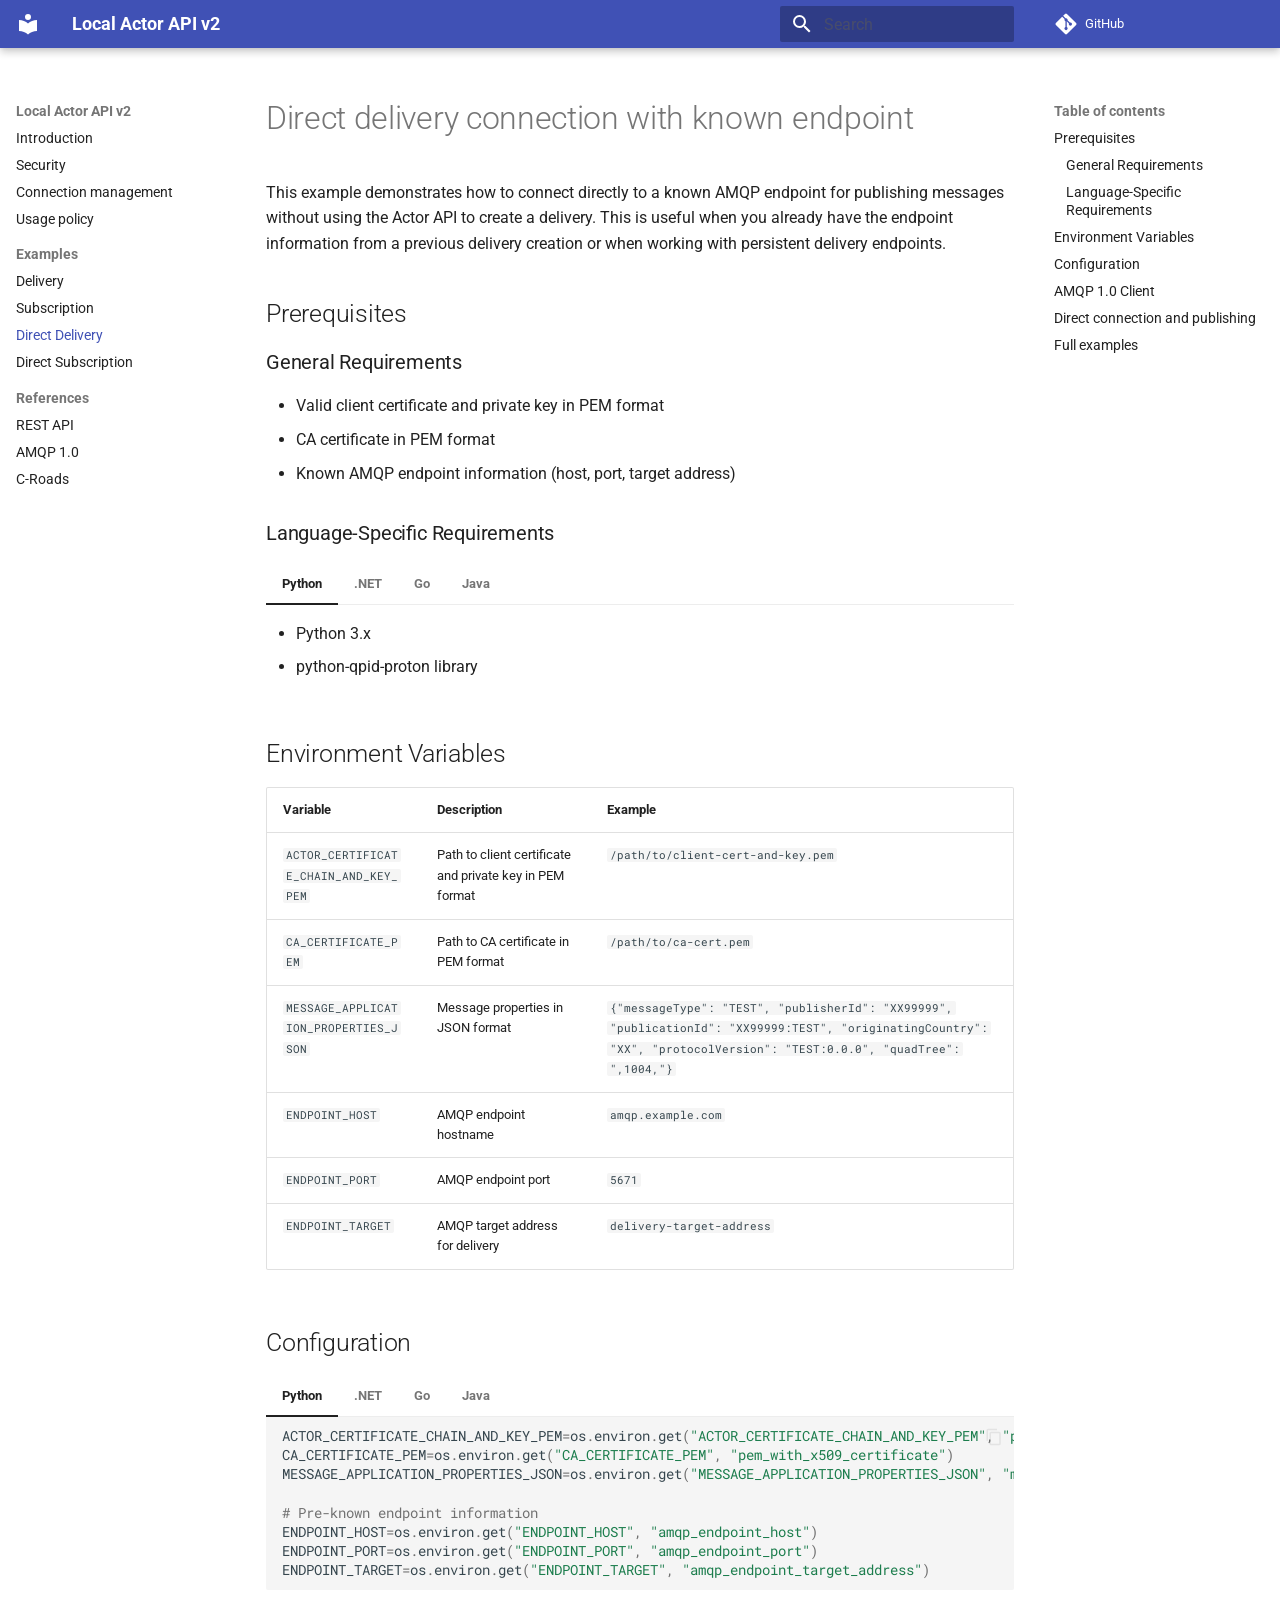
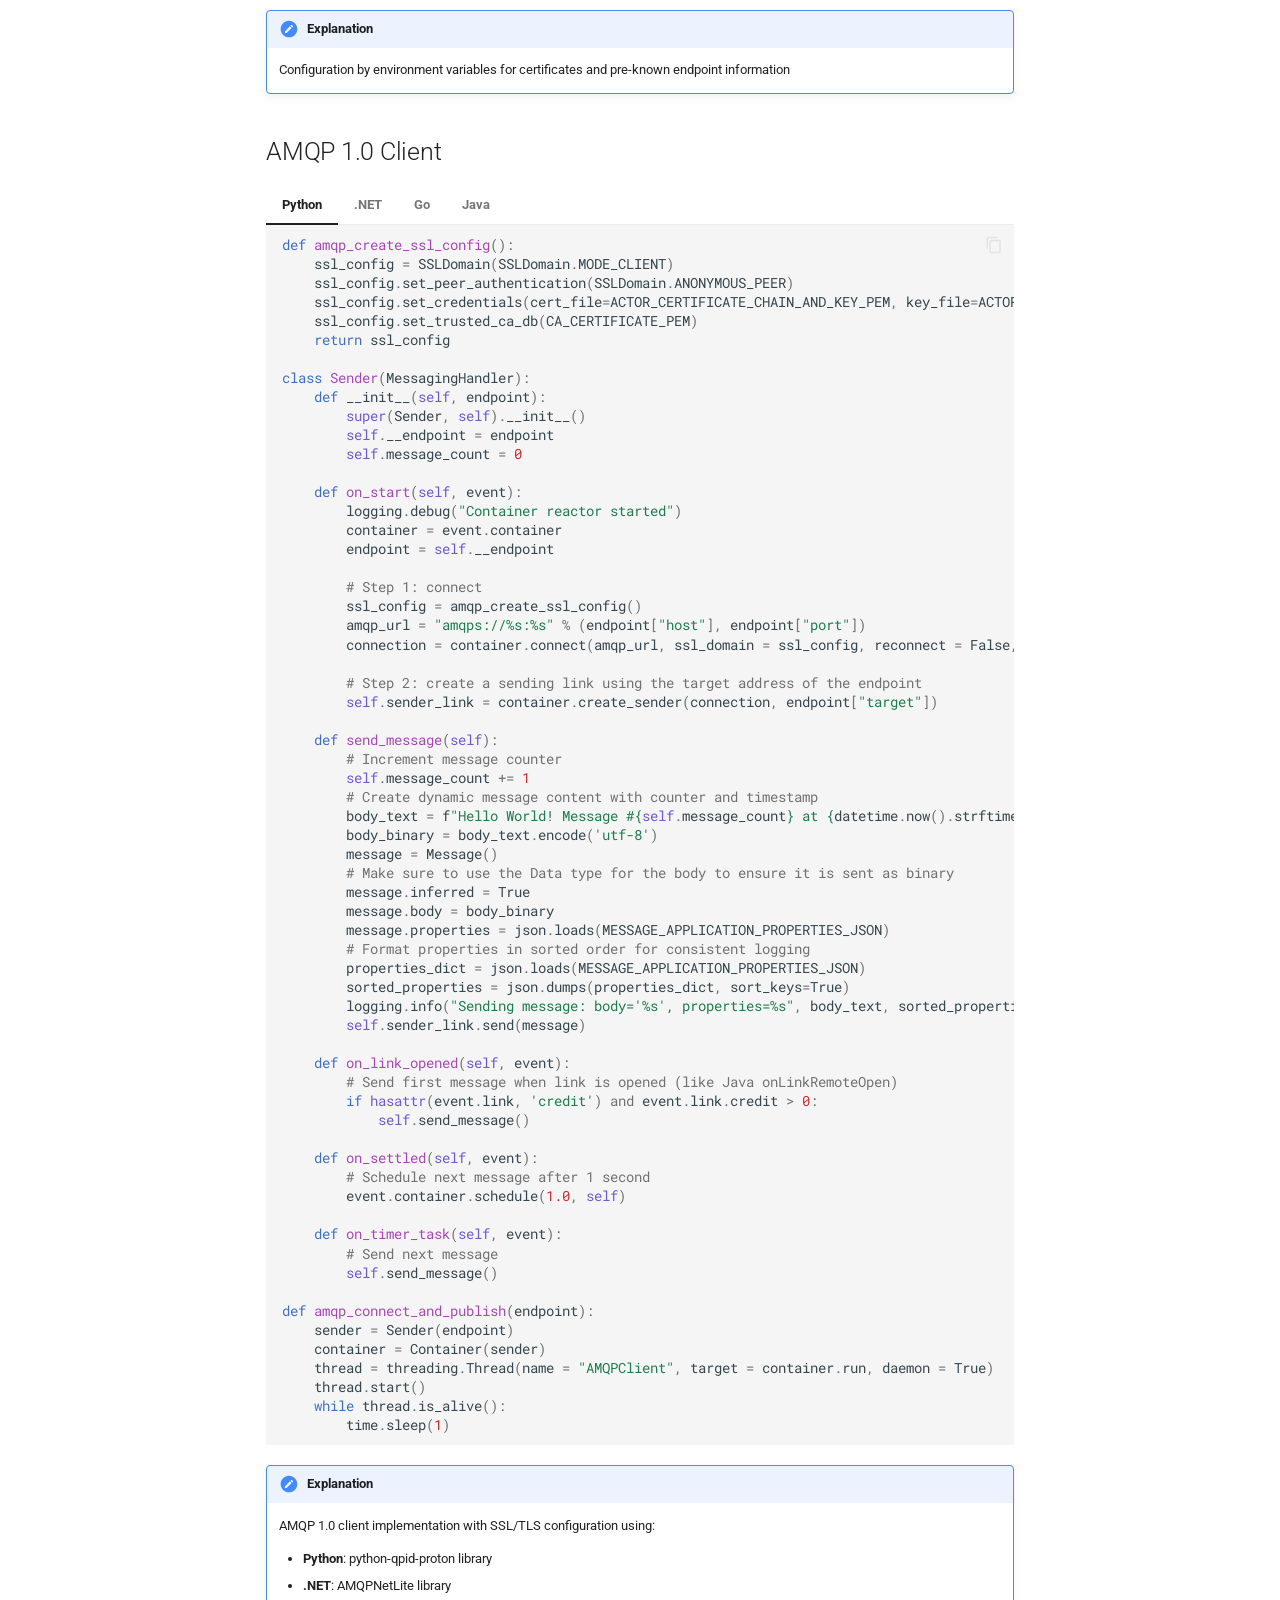
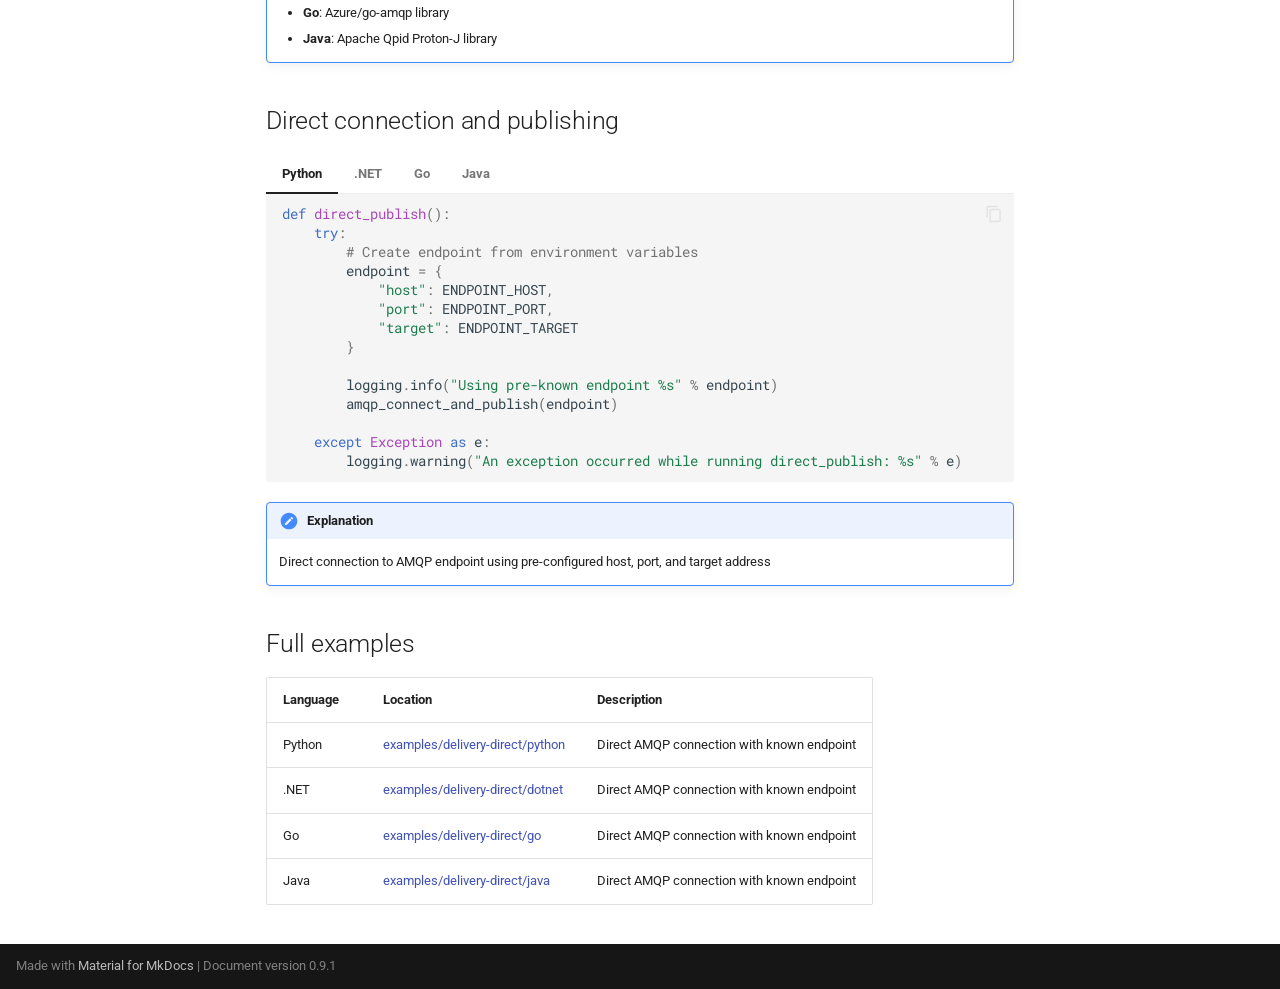
<file: examples/delivery-direct/index.html>
<!doctype html>
<html lang="en" class="no-js">
  <head>
    
      <meta charset="utf-8">
      <meta name="viewport" content="width=device-width,initial-scale=1">
      
      
      
        <link rel="canonical" href="https://monotch-support.github.io/local-actor-api-v2/examples/delivery-direct/">
      
      
        <link rel="prev" href="../subscription/">
      
      
        <link rel="next" href="../subscription-direct/">
      
      
      <link rel="icon" href="../../assets/images/favicon.png">
      <meta name="generator" content="mkdocs-1.6.1, mkdocs-material-9.6.15">
    
    
      
        <title>Direct Delivery - Local Actor API v2</title>
      
    
    
      <link rel="stylesheet" href="../../assets/stylesheets/main.342714a4.min.css">
      
      


    
    
      
    
    
      
        
        
        <link rel="preconnect" href="https://fonts.gstatic.com" crossorigin>
        <link rel="stylesheet" href="https://fonts.googleapis.com/css?family=Roboto:300,300i,400,400i,700,700i%7CRoboto+Mono:400,400i,700,700i&display=fallback">
        <style>:root{--md-text-font:"Roboto";--md-code-font:"Roboto Mono"}</style>
      
    
    
      <link rel="stylesheet" href="../../stylesheets/width.css">
    
      <link rel="stylesheet" href="../../stylesheets/neoteroi-css-v1.1.2.css">
    
    <script>__md_scope=new URL("../..",location),__md_hash=e=>[...e].reduce(((e,_)=>(e<<5)-e+_.charCodeAt(0)),0),__md_get=(e,_=localStorage,t=__md_scope)=>JSON.parse(_.getItem(t.pathname+"."+e)),__md_set=(e,_,t=localStorage,a=__md_scope)=>{try{t.setItem(a.pathname+"."+e,JSON.stringify(_))}catch(e){}}</script>
    
      

    
    
    
  </head>
  
  
    <body dir="ltr">
  
    
    <input class="md-toggle" data-md-toggle="drawer" type="checkbox" id="__drawer" autocomplete="off">
    <input class="md-toggle" data-md-toggle="search" type="checkbox" id="__search" autocomplete="off">
    <label class="md-overlay" for="__drawer"></label>
    <div data-md-component="skip">
      
        
        <a href="#direct-delivery-connection-with-known-endpoint" class="md-skip">
          Skip to content
        </a>
      
    </div>
    <div data-md-component="announce">
      
    </div>
    
      <div data-md-color-scheme="default" data-md-component="outdated" hidden>
        
      </div>
    
    
      

  

<header class="md-header md-header--shadow" data-md-component="header">
  <nav class="md-header__inner md-grid" aria-label="Header">
    <a href="../.." title="Local Actor API v2" class="md-header__button md-logo" aria-label="Local Actor API v2" data-md-component="logo">
      
  
  <svg xmlns="http://www.w3.org/2000/svg" viewBox="0 0 24 24"><path d="M12 8a3 3 0 0 0 3-3 3 3 0 0 0-3-3 3 3 0 0 0-3 3 3 3 0 0 0 3 3m0 3.54C9.64 9.35 6.5 8 3 8v11c3.5 0 6.64 1.35 9 3.54 2.36-2.19 5.5-3.54 9-3.54V8c-3.5 0-6.64 1.35-9 3.54"/></svg>

    </a>
    <label class="md-header__button md-icon" for="__drawer">
      
      <svg xmlns="http://www.w3.org/2000/svg" viewBox="0 0 24 24"><path d="M3 6h18v2H3zm0 5h18v2H3zm0 5h18v2H3z"/></svg>
    </label>
    <div class="md-header__title" data-md-component="header-title">
      <div class="md-header__ellipsis">
        <div class="md-header__topic">
          <span class="md-ellipsis">
            Local Actor API v2
          </span>
        </div>
        <div class="md-header__topic" data-md-component="header-topic">
          <span class="md-ellipsis">
            
              Direct Delivery
            
          </span>
        </div>
      </div>
    </div>
    
    
      <script>var palette=__md_get("__palette");if(palette&&palette.color){if("(prefers-color-scheme)"===palette.color.media){var media=matchMedia("(prefers-color-scheme: light)"),input=document.querySelector(media.matches?"[data-md-color-media='(prefers-color-scheme: light)']":"[data-md-color-media='(prefers-color-scheme: dark)']");palette.color.media=input.getAttribute("data-md-color-media"),palette.color.scheme=input.getAttribute("data-md-color-scheme"),palette.color.primary=input.getAttribute("data-md-color-primary"),palette.color.accent=input.getAttribute("data-md-color-accent")}for(var[key,value]of Object.entries(palette.color))document.body.setAttribute("data-md-color-"+key,value)}</script>
    
    
    
      
      
        <label class="md-header__button md-icon" for="__search">
          
          <svg xmlns="http://www.w3.org/2000/svg" viewBox="0 0 24 24"><path d="M9.5 3A6.5 6.5 0 0 1 16 9.5c0 1.61-.59 3.09-1.56 4.23l.27.27h.79l5 5-1.5 1.5-5-5v-.79l-.27-.27A6.52 6.52 0 0 1 9.5 16 6.5 6.5 0 0 1 3 9.5 6.5 6.5 0 0 1 9.5 3m0 2C7 5 5 7 5 9.5S7 14 9.5 14 14 12 14 9.5 12 5 9.5 5"/></svg>
        </label>
        <div class="md-search" data-md-component="search" role="dialog">
  <label class="md-search__overlay" for="__search"></label>
  <div class="md-search__inner" role="search">
    <form class="md-search__form" name="search">
      <input type="text" class="md-search__input" name="query" aria-label="Search" placeholder="Search" autocapitalize="off" autocorrect="off" autocomplete="off" spellcheck="false" data-md-component="search-query" required>
      <label class="md-search__icon md-icon" for="__search">
        
        <svg xmlns="http://www.w3.org/2000/svg" viewBox="0 0 24 24"><path d="M9.5 3A6.5 6.5 0 0 1 16 9.5c0 1.61-.59 3.09-1.56 4.23l.27.27h.79l5 5-1.5 1.5-5-5v-.79l-.27-.27A6.52 6.52 0 0 1 9.5 16 6.5 6.5 0 0 1 3 9.5 6.5 6.5 0 0 1 9.5 3m0 2C7 5 5 7 5 9.5S7 14 9.5 14 14 12 14 9.5 12 5 9.5 5"/></svg>
        
        <svg xmlns="http://www.w3.org/2000/svg" viewBox="0 0 24 24"><path d="M20 11v2H8l5.5 5.5-1.42 1.42L4.16 12l7.92-7.92L13.5 5.5 8 11z"/></svg>
      </label>
      <nav class="md-search__options" aria-label="Search">
        
        <button type="reset" class="md-search__icon md-icon" title="Clear" aria-label="Clear" tabindex="-1">
          
          <svg xmlns="http://www.w3.org/2000/svg" viewBox="0 0 24 24"><path d="M19 6.41 17.59 5 12 10.59 6.41 5 5 6.41 10.59 12 5 17.59 6.41 19 12 13.41 17.59 19 19 17.59 13.41 12z"/></svg>
        </button>
      </nav>
      
    </form>
    <div class="md-search__output">
      <div class="md-search__scrollwrap" tabindex="0" data-md-scrollfix>
        <div class="md-search-result" data-md-component="search-result">
          <div class="md-search-result__meta">
            Initializing search
          </div>
          <ol class="md-search-result__list" role="presentation"></ol>
        </div>
      </div>
    </div>
  </div>
</div>
      
    
    
      <div class="md-header__source">
        <a href="https://github.com/monotch-support/local-actor-api-v2" title="Go to repository" class="md-source" data-md-component="source">
  <div class="md-source__icon md-icon">
    
    <svg xmlns="http://www.w3.org/2000/svg" viewBox="0 0 448 512"><!--! Font Awesome Free 6.7.2 by @fontawesome - https://fontawesome.com License - https://fontawesome.com/license/free (Icons: CC BY 4.0, Fonts: SIL OFL 1.1, Code: MIT License) Copyright 2024 Fonticons, Inc.--><path d="M439.55 236.05 244 40.45a28.87 28.87 0 0 0-40.81 0l-40.66 40.63 51.52 51.52c27.06-9.14 52.68 16.77 43.39 43.68l49.66 49.66c34.23-11.8 61.18 31 35.47 56.69-26.49 26.49-70.21-2.87-56-37.34L240.22 199v121.85c25.3 12.54 22.26 41.85 9.08 55a34.34 34.34 0 0 1-48.55 0c-17.57-17.6-11.07-46.91 11.25-56v-123c-20.8-8.51-24.6-30.74-18.64-45L142.57 101 8.45 235.14a28.86 28.86 0 0 0 0 40.81l195.61 195.6a28.86 28.86 0 0 0 40.8 0l194.69-194.69a28.86 28.86 0 0 0 0-40.81"/></svg>
  </div>
  <div class="md-source__repository">
    GitHub
  </div>
</a>
      </div>
    
  </nav>
  
</header>
    
    <div class="md-container" data-md-component="container">
      
      
        
          
        
      
      <main class="md-main" data-md-component="main">
        <div class="md-main__inner md-grid">
          
            
              
              <div class="md-sidebar md-sidebar--primary" data-md-component="sidebar" data-md-type="navigation" >
                <div class="md-sidebar__scrollwrap">
                  <div class="md-sidebar__inner">
                    



<nav class="md-nav md-nav--primary" aria-label="Navigation" data-md-level="0">
  <label class="md-nav__title" for="__drawer">
    <a href="../.." title="Local Actor API v2" class="md-nav__button md-logo" aria-label="Local Actor API v2" data-md-component="logo">
      
  
  <svg xmlns="http://www.w3.org/2000/svg" viewBox="0 0 24 24"><path d="M12 8a3 3 0 0 0 3-3 3 3 0 0 0-3-3 3 3 0 0 0-3 3 3 3 0 0 0 3 3m0 3.54C9.64 9.35 6.5 8 3 8v11c3.5 0 6.64 1.35 9 3.54 2.36-2.19 5.5-3.54 9-3.54V8c-3.5 0-6.64 1.35-9 3.54"/></svg>

    </a>
    Local Actor API v2
  </label>
  
    <div class="md-nav__source">
      <a href="https://github.com/monotch-support/local-actor-api-v2" title="Go to repository" class="md-source" data-md-component="source">
  <div class="md-source__icon md-icon">
    
    <svg xmlns="http://www.w3.org/2000/svg" viewBox="0 0 448 512"><!--! Font Awesome Free 6.7.2 by @fontawesome - https://fontawesome.com License - https://fontawesome.com/license/free (Icons: CC BY 4.0, Fonts: SIL OFL 1.1, Code: MIT License) Copyright 2024 Fonticons, Inc.--><path d="M439.55 236.05 244 40.45a28.87 28.87 0 0 0-40.81 0l-40.66 40.63 51.52 51.52c27.06-9.14 52.68 16.77 43.39 43.68l49.66 49.66c34.23-11.8 61.18 31 35.47 56.69-26.49 26.49-70.21-2.87-56-37.34L240.22 199v121.85c25.3 12.54 22.26 41.85 9.08 55a34.34 34.34 0 0 1-48.55 0c-17.57-17.6-11.07-46.91 11.25-56v-123c-20.8-8.51-24.6-30.74-18.64-45L142.57 101 8.45 235.14a28.86 28.86 0 0 0 0 40.81l195.61 195.6a28.86 28.86 0 0 0 40.8 0l194.69-194.69a28.86 28.86 0 0 0 0-40.81"/></svg>
  </div>
  <div class="md-source__repository">
    GitHub
  </div>
</a>
    </div>
  
  <ul class="md-nav__list" data-md-scrollfix>
    
      
      
  
  
  
  
    <li class="md-nav__item">
      <a href="../.." class="md-nav__link">
        
  
  
  <span class="md-ellipsis">
    Introduction
    
  </span>
  

      </a>
    </li>
  

    
      
      
  
  
  
  
    <li class="md-nav__item">
      <a href="../../security/" class="md-nav__link">
        
  
  
  <span class="md-ellipsis">
    Security
    
  </span>
  

      </a>
    </li>
  

    
      
      
  
  
  
  
    <li class="md-nav__item">
      <a href="../../connection-management/" class="md-nav__link">
        
  
  
  <span class="md-ellipsis">
    Connection management
    
  </span>
  

      </a>
    </li>
  

    
      
      
  
  
  
  
    <li class="md-nav__item">
      <a href="../../usage-policy/" class="md-nav__link">
        
  
  
  <span class="md-ellipsis">
    Usage policy
    
  </span>
  

      </a>
    </li>
  

    
      
      
  
  
    
  
  
  
    
    
    
    
      
        
        
      
    
    
    <li class="md-nav__item md-nav__item--active md-nav__item--section md-nav__item--nested">
      
        
        
        <input class="md-nav__toggle md-toggle " type="checkbox" id="__nav_5" checked>
        
          
          <label class="md-nav__link" for="__nav_5" id="__nav_5_label" tabindex="">
            
  
  
  <span class="md-ellipsis">
    Examples
    
  </span>
  

            <span class="md-nav__icon md-icon"></span>
          </label>
        
        <nav class="md-nav" data-md-level="1" aria-labelledby="__nav_5_label" aria-expanded="true">
          <label class="md-nav__title" for="__nav_5">
            <span class="md-nav__icon md-icon"></span>
            Examples
          </label>
          <ul class="md-nav__list" data-md-scrollfix>
            
              
                
  
  
  
  
    <li class="md-nav__item">
      <a href="../delivery/" class="md-nav__link">
        
  
  
  <span class="md-ellipsis">
    Delivery
    
  </span>
  

      </a>
    </li>
  

              
            
              
                
  
  
  
  
    <li class="md-nav__item">
      <a href="../subscription/" class="md-nav__link">
        
  
  
  <span class="md-ellipsis">
    Subscription
    
  </span>
  

      </a>
    </li>
  

              
            
              
                
  
  
    
  
  
  
    <li class="md-nav__item md-nav__item--active">
      
      <input class="md-nav__toggle md-toggle" type="checkbox" id="__toc">
      
      
        
      
      
        <label class="md-nav__link md-nav__link--active" for="__toc">
          
  
  
  <span class="md-ellipsis">
    Direct Delivery
    
  </span>
  

          <span class="md-nav__icon md-icon"></span>
        </label>
      
      <a href="./" class="md-nav__link md-nav__link--active">
        
  
  
  <span class="md-ellipsis">
    Direct Delivery
    
  </span>
  

      </a>
      
        

<nav class="md-nav md-nav--secondary" aria-label="Table of contents">
  
  
  
    
  
  
    <label class="md-nav__title" for="__toc">
      <span class="md-nav__icon md-icon"></span>
      Table of contents
    </label>
    <ul class="md-nav__list" data-md-component="toc" data-md-scrollfix>
      
        <li class="md-nav__item">
  <a href="#prerequisites" class="md-nav__link">
    <span class="md-ellipsis">
      Prerequisites
    </span>
  </a>
  
    <nav class="md-nav" aria-label="Prerequisites">
      <ul class="md-nav__list">
        
          <li class="md-nav__item">
  <a href="#general-requirements" class="md-nav__link">
    <span class="md-ellipsis">
      General Requirements
    </span>
  </a>
  
</li>
        
          <li class="md-nav__item">
  <a href="#language-specific-requirements" class="md-nav__link">
    <span class="md-ellipsis">
      Language-Specific Requirements
    </span>
  </a>
  
</li>
        
      </ul>
    </nav>
  
</li>
      
        <li class="md-nav__item">
  <a href="#environment-variables" class="md-nav__link">
    <span class="md-ellipsis">
      Environment Variables
    </span>
  </a>
  
</li>
      
        <li class="md-nav__item">
  <a href="#configuration" class="md-nav__link">
    <span class="md-ellipsis">
      Configuration
    </span>
  </a>
  
</li>
      
        <li class="md-nav__item">
  <a href="#amqp-10-client" class="md-nav__link">
    <span class="md-ellipsis">
      AMQP 1.0 Client
    </span>
  </a>
  
</li>
      
        <li class="md-nav__item">
  <a href="#direct-connection-and-publishing" class="md-nav__link">
    <span class="md-ellipsis">
      Direct connection and publishing
    </span>
  </a>
  
</li>
      
        <li class="md-nav__item">
  <a href="#full-examples" class="md-nav__link">
    <span class="md-ellipsis">
      Full examples
    </span>
  </a>
  
</li>
      
    </ul>
  
</nav>
      
    </li>
  

              
            
              
                
  
  
  
  
    <li class="md-nav__item">
      <a href="../subscription-direct/" class="md-nav__link">
        
  
  
  <span class="md-ellipsis">
    Direct Subscription
    
  </span>
  

      </a>
    </li>
  

              
            
          </ul>
        </nav>
      
    </li>
  

    
      
      
  
  
  
  
    
    
    
    
      
        
        
      
    
    
    <li class="md-nav__item md-nav__item--section md-nav__item--nested">
      
        
        
        <input class="md-nav__toggle md-toggle " type="checkbox" id="__nav_6" >
        
          
          <label class="md-nav__link" for="__nav_6" id="__nav_6_label" tabindex="">
            
  
  
  <span class="md-ellipsis">
    References
    
  </span>
  

            <span class="md-nav__icon md-icon"></span>
          </label>
        
        <nav class="md-nav" data-md-level="1" aria-labelledby="__nav_6_label" aria-expanded="false">
          <label class="md-nav__title" for="__nav_6">
            <span class="md-nav__icon md-icon"></span>
            References
          </label>
          <ul class="md-nav__list" data-md-scrollfix>
            
              
                
  
  
  
  
    <li class="md-nav__item">
      <a href="../../openapi/" class="md-nav__link">
        
  
  
  <span class="md-ellipsis">
    REST API
    
  </span>
  

      </a>
    </li>
  

              
            
              
                
  
  
  
  
    <li class="md-nav__item">
      <a href="../../amqp/" class="md-nav__link">
        
  
  
  <span class="md-ellipsis">
    AMQP 1.0
    
  </span>
  

      </a>
    </li>
  

              
            
              
                
  
  
  
  
    <li class="md-nav__item">
      <a href="../../c-roads/" class="md-nav__link">
        
  
  
  <span class="md-ellipsis">
    C-Roads
    
  </span>
  

      </a>
    </li>
  

              
            
          </ul>
        </nav>
      
    </li>
  

    
  </ul>
</nav>
                  </div>
                </div>
              </div>
            
            
              
              <div class="md-sidebar md-sidebar--secondary" data-md-component="sidebar" data-md-type="toc" >
                <div class="md-sidebar__scrollwrap">
                  <div class="md-sidebar__inner">
                    

<nav class="md-nav md-nav--secondary" aria-label="Table of contents">
  
  
  
    
  
  
    <label class="md-nav__title" for="__toc">
      <span class="md-nav__icon md-icon"></span>
      Table of contents
    </label>
    <ul class="md-nav__list" data-md-component="toc" data-md-scrollfix>
      
        <li class="md-nav__item">
  <a href="#prerequisites" class="md-nav__link">
    <span class="md-ellipsis">
      Prerequisites
    </span>
  </a>
  
    <nav class="md-nav" aria-label="Prerequisites">
      <ul class="md-nav__list">
        
          <li class="md-nav__item">
  <a href="#general-requirements" class="md-nav__link">
    <span class="md-ellipsis">
      General Requirements
    </span>
  </a>
  
</li>
        
          <li class="md-nav__item">
  <a href="#language-specific-requirements" class="md-nav__link">
    <span class="md-ellipsis">
      Language-Specific Requirements
    </span>
  </a>
  
</li>
        
      </ul>
    </nav>
  
</li>
      
        <li class="md-nav__item">
  <a href="#environment-variables" class="md-nav__link">
    <span class="md-ellipsis">
      Environment Variables
    </span>
  </a>
  
</li>
      
        <li class="md-nav__item">
  <a href="#configuration" class="md-nav__link">
    <span class="md-ellipsis">
      Configuration
    </span>
  </a>
  
</li>
      
        <li class="md-nav__item">
  <a href="#amqp-10-client" class="md-nav__link">
    <span class="md-ellipsis">
      AMQP 1.0 Client
    </span>
  </a>
  
</li>
      
        <li class="md-nav__item">
  <a href="#direct-connection-and-publishing" class="md-nav__link">
    <span class="md-ellipsis">
      Direct connection and publishing
    </span>
  </a>
  
</li>
      
        <li class="md-nav__item">
  <a href="#full-examples" class="md-nav__link">
    <span class="md-ellipsis">
      Full examples
    </span>
  </a>
  
</li>
      
    </ul>
  
</nav>
                  </div>
                </div>
              </div>
            
          
          
            <div class="md-content" data-md-component="content">
              <article class="md-content__inner md-typeset">
                
                  


  
  


<h1 id="direct-delivery-connection-with-known-endpoint">Direct delivery connection with known endpoint</h1>
<p>This example demonstrates how to connect directly to a known AMQP endpoint for publishing messages without using the Actor API to create a delivery. This is useful when you already have the endpoint information from a previous delivery creation or when working with persistent delivery endpoints.</p>
<h2 id="prerequisites">Prerequisites</h2>
<h3 id="general-requirements">General Requirements</h3>
<ul>
<li>Valid client certificate and private key in PEM format</li>
<li>CA certificate in PEM format</li>
<li>Known AMQP endpoint information (host, port, target address)</li>
</ul>
<h3 id="language-specific-requirements">Language-Specific Requirements</h3>
<div class="tabbed-set tabbed-alternate" data-tabs="1:4"><input checked="checked" id="__tabbed_1_1" name="__tabbed_1" type="radio" /><input id="__tabbed_1_2" name="__tabbed_1" type="radio" /><input id="__tabbed_1_3" name="__tabbed_1" type="radio" /><input id="__tabbed_1_4" name="__tabbed_1" type="radio" /><div class="tabbed-labels"><label for="__tabbed_1_1">Python</label><label for="__tabbed_1_2">.NET</label><label for="__tabbed_1_3">Go</label><label for="__tabbed_1_4">Java</label></div>
<div class="tabbed-content">
<div class="tabbed-block">
<ul>
<li>Python 3.x</li>
<li>python-qpid-proton library</li>
</ul>
</div>
<div class="tabbed-block">
<ul>
<li>.NET 6.0 or later</li>
<li>AMQPNetLite NuGet package</li>
</ul>
</div>
<div class="tabbed-block">
<ul>
<li>Go 1.18 or later</li>
<li>github.com/Azure/go-amqp package</li>
</ul>
</div>
<div class="tabbed-block">
<ul>
<li>Java 11 or later</li>
<li>Apache Qpid Proton-J library</li>
</ul>
</div>
</div>
</div>
<h2 id="environment-variables">Environment Variables</h2>
<table>
<thead>
<tr>
<th>Variable</th>
<th>Description</th>
<th>Example</th>
</tr>
</thead>
<tbody>
<tr>
<td><code>ACTOR_CERTIFICATE_CHAIN_AND_KEY_PEM</code></td>
<td>Path to client certificate and private key in PEM format</td>
<td><code>/path/to/client-cert-and-key.pem</code></td>
</tr>
<tr>
<td><code>CA_CERTIFICATE_PEM</code></td>
<td>Path to CA certificate in PEM format</td>
<td><code>/path/to/ca-cert.pem</code></td>
</tr>
<tr>
<td><code>MESSAGE_APPLICATION_PROPERTIES_JSON</code></td>
<td>Message properties in JSON format</td>
<td><code>{"messageType": "TEST", "publisherId": "XX99999", "publicationId": "XX99999:TEST", "originatingCountry": "XX", "protocolVersion": "TEST:0.0.0", "quadTree": ",1004,"}</code></td>
</tr>
<tr>
<td><code>ENDPOINT_HOST</code></td>
<td>AMQP endpoint hostname</td>
<td><code>amqp.example.com</code></td>
</tr>
<tr>
<td><code>ENDPOINT_PORT</code></td>
<td>AMQP endpoint port</td>
<td><code>5671</code></td>
</tr>
<tr>
<td><code>ENDPOINT_TARGET</code></td>
<td>AMQP target address for delivery</td>
<td><code>delivery-target-address</code></td>
</tr>
</tbody>
</table>
<h2 id="configuration">Configuration</h2>
<div class="tabbed-set tabbed-alternate" data-tabs="2:4"><input checked="checked" id="__tabbed_2_1" name="__tabbed_2" type="radio" /><input id="__tabbed_2_2" name="__tabbed_2" type="radio" /><input id="__tabbed_2_3" name="__tabbed_2" type="radio" /><input id="__tabbed_2_4" name="__tabbed_2" type="radio" /><div class="tabbed-labels"><label for="__tabbed_2_1">Python</label><label for="__tabbed_2_2">.NET</label><label for="__tabbed_2_3">Go</label><label for="__tabbed_2_4">Java</label></div>
<div class="tabbed-content">
<div class="tabbed-block">
<div class="highlight"><pre><span></span><code><span class="n">ACTOR_CERTIFICATE_CHAIN_AND_KEY_PEM</span><span class="o">=</span><span class="n">os</span><span class="o">.</span><span class="n">environ</span><span class="o">.</span><span class="n">get</span><span class="p">(</span><span class="s2">&quot;ACTOR_CERTIFICATE_CHAIN_AND_KEY_PEM&quot;</span><span class="p">,</span> <span class="s2">&quot;pem_with_x509_certificate_chain_and_private_key&quot;</span><span class="p">)</span>
<span class="n">CA_CERTIFICATE_PEM</span><span class="o">=</span><span class="n">os</span><span class="o">.</span><span class="n">environ</span><span class="o">.</span><span class="n">get</span><span class="p">(</span><span class="s2">&quot;CA_CERTIFICATE_PEM&quot;</span><span class="p">,</span> <span class="s2">&quot;pem_with_x509_certificate&quot;</span><span class="p">)</span>
<span class="n">MESSAGE_APPLICATION_PROPERTIES_JSON</span><span class="o">=</span><span class="n">os</span><span class="o">.</span><span class="n">environ</span><span class="o">.</span><span class="n">get</span><span class="p">(</span><span class="s2">&quot;MESSAGE_APPLICATION_PROPERTIES_JSON&quot;</span><span class="p">,</span> <span class="s2">&quot;message_application_properties_json&quot;</span><span class="p">)</span>

<span class="c1"># Pre-known endpoint information</span>
<span class="n">ENDPOINT_HOST</span><span class="o">=</span><span class="n">os</span><span class="o">.</span><span class="n">environ</span><span class="o">.</span><span class="n">get</span><span class="p">(</span><span class="s2">&quot;ENDPOINT_HOST&quot;</span><span class="p">,</span> <span class="s2">&quot;amqp_endpoint_host&quot;</span><span class="p">)</span>
<span class="n">ENDPOINT_PORT</span><span class="o">=</span><span class="n">os</span><span class="o">.</span><span class="n">environ</span><span class="o">.</span><span class="n">get</span><span class="p">(</span><span class="s2">&quot;ENDPOINT_PORT&quot;</span><span class="p">,</span> <span class="s2">&quot;amqp_endpoint_port&quot;</span><span class="p">)</span>
<span class="n">ENDPOINT_TARGET</span><span class="o">=</span><span class="n">os</span><span class="o">.</span><span class="n">environ</span><span class="o">.</span><span class="n">get</span><span class="p">(</span><span class="s2">&quot;ENDPOINT_TARGET&quot;</span><span class="p">,</span> <span class="s2">&quot;amqp_endpoint_target_address&quot;</span><span class="p">)</span>
</code></pre></div>
</div>
<div class="tabbed-block">
<div class="highlight"><pre><span></span><code><span class="w">    </span><span class="k">private</span><span class="w"> </span><span class="k">static</span><span class="w"> </span><span class="k">readonly</span><span class="w"> </span><span class="kt">string</span><span class="w"> </span><span class="n">ACTOR_CERTIFICATE_CHAIN_AND_KEY_PEM</span><span class="w"> </span><span class="o">=</span><span class="w"> </span><span class="n">Environment</span><span class="p">.</span><span class="n">GetEnvironmentVariable</span><span class="p">(</span><span class="s">&quot;ACTOR_CERTIFICATE_CHAIN_AND_KEY_PEM&quot;</span><span class="p">)</span><span class="w"> </span><span class="o">??</span><span class="w"> </span><span class="s">&quot;pem_with_x509_certificate_chain_and_private_key&quot;</span><span class="p">;</span>
<span class="w">    </span><span class="k">private</span><span class="w"> </span><span class="k">static</span><span class="w"> </span><span class="k">readonly</span><span class="w"> </span><span class="kt">string</span><span class="w"> </span><span class="n">CA_CERTIFICATE_PEM</span><span class="w"> </span><span class="o">=</span><span class="w"> </span><span class="n">Environment</span><span class="p">.</span><span class="n">GetEnvironmentVariable</span><span class="p">(</span><span class="s">&quot;CA_CERTIFICATE_PEM&quot;</span><span class="p">)</span><span class="w"> </span><span class="o">??</span><span class="w"> </span><span class="s">&quot;pem_with_x509_certificate&quot;</span><span class="p">;</span>
<span class="w">    </span><span class="k">private</span><span class="w"> </span><span class="k">static</span><span class="w"> </span><span class="k">readonly</span><span class="w"> </span><span class="kt">string</span><span class="w"> </span><span class="n">MESSAGE_APPLICATION_PROPERTIES_JSON</span><span class="w"> </span><span class="o">=</span><span class="w"> </span><span class="n">Environment</span><span class="p">.</span><span class="n">GetEnvironmentVariable</span><span class="p">(</span><span class="s">&quot;MESSAGE_APPLICATION_PROPERTIES_JSON&quot;</span><span class="p">)</span><span class="w"> </span><span class="o">??</span><span class="w"> </span><span class="s">&quot;message_application_properties_json&quot;</span><span class="p">;</span>

<span class="w">    </span><span class="c1">// Pre-known endpoint information</span>
<span class="w">    </span><span class="k">private</span><span class="w"> </span><span class="k">static</span><span class="w"> </span><span class="k">readonly</span><span class="w"> </span><span class="kt">string</span><span class="w"> </span><span class="n">ENDPOINT_HOST</span><span class="w"> </span><span class="o">=</span><span class="w"> </span><span class="n">Environment</span><span class="p">.</span><span class="n">GetEnvironmentVariable</span><span class="p">(</span><span class="s">&quot;ENDPOINT_HOST&quot;</span><span class="p">)</span><span class="w"> </span><span class="o">??</span><span class="w"> </span><span class="s">&quot;amqp_endpoint_host&quot;</span><span class="p">;</span>
<span class="w">    </span><span class="k">private</span><span class="w"> </span><span class="k">static</span><span class="w"> </span><span class="k">readonly</span><span class="w"> </span><span class="kt">string</span><span class="w"> </span><span class="n">ENDPOINT_PORT</span><span class="w"> </span><span class="o">=</span><span class="w"> </span><span class="n">Environment</span><span class="p">.</span><span class="n">GetEnvironmentVariable</span><span class="p">(</span><span class="s">&quot;ENDPOINT_PORT&quot;</span><span class="p">)</span><span class="w"> </span><span class="o">??</span><span class="w"> </span><span class="s">&quot;amqp_endpoint_port&quot;</span><span class="p">;</span>
<span class="w">    </span><span class="k">private</span><span class="w"> </span><span class="k">static</span><span class="w"> </span><span class="k">readonly</span><span class="w"> </span><span class="kt">string</span><span class="w"> </span><span class="n">ENDPOINT_TARGET</span><span class="w"> </span><span class="o">=</span><span class="w"> </span><span class="n">Environment</span><span class="p">.</span><span class="n">GetEnvironmentVariable</span><span class="p">(</span><span class="s">&quot;ENDPOINT_TARGET&quot;</span><span class="p">)</span><span class="w"> </span><span class="o">??</span><span class="w"> </span><span class="s">&quot;amqp_endpoint_target_address&quot;</span><span class="p">;</span>
</code></pre></div>
</div>
<div class="tabbed-block">
<div class="highlight"><pre><span></span><code><span class="kd">var</span><span class="w"> </span><span class="p">(</span>
<span class="w">    </span><span class="nx">ACTOR_CERTIFICATE_CHAIN_AND_KEY_PEM</span><span class="w"> </span><span class="p">=</span><span class="w"> </span><span class="nx">getEnv</span><span class="p">(</span><span class="s">&quot;ACTOR_CERTIFICATE_CHAIN_AND_KEY_PEM&quot;</span><span class="p">,</span><span class="w"> </span><span class="s">&quot;pem_with_x509_certificate_chain_and_private_key&quot;</span><span class="p">)</span>
<span class="w">    </span><span class="nx">CA_CERTIFICATE_PEM</span><span class="w">                  </span><span class="p">=</span><span class="w"> </span><span class="nx">getEnv</span><span class="p">(</span><span class="s">&quot;CA_CERTIFICATE_PEM&quot;</span><span class="p">,</span><span class="w"> </span><span class="s">&quot;pem_with_x509_certificate&quot;</span><span class="p">)</span>
<span class="w">    </span><span class="nx">MESSAGE_APPLICATION_PROPERTIES_JSON</span><span class="w"> </span><span class="p">=</span><span class="w"> </span><span class="nx">getEnv</span><span class="p">(</span><span class="s">&quot;MESSAGE_APPLICATION_PROPERTIES_JSON&quot;</span><span class="p">,</span><span class="w"> </span><span class="s">&quot;message_application_properties_json&quot;</span><span class="p">)</span>

<span class="w">    </span><span class="c1">// Pre-known endpoint information</span>
<span class="w">    </span><span class="nx">ENDPOINT_HOST</span><span class="w">   </span><span class="p">=</span><span class="w"> </span><span class="nx">getEnv</span><span class="p">(</span><span class="s">&quot;ENDPOINT_HOST&quot;</span><span class="p">,</span><span class="w"> </span><span class="s">&quot;amqp_endpoint_host&quot;</span><span class="p">)</span>
<span class="w">    </span><span class="nx">ENDPOINT_PORT</span><span class="w">   </span><span class="p">=</span><span class="w"> </span><span class="nx">getEnv</span><span class="p">(</span><span class="s">&quot;ENDPOINT_PORT&quot;</span><span class="p">,</span><span class="w"> </span><span class="s">&quot;amqp_endpoint_port&quot;</span><span class="p">)</span>
<span class="w">    </span><span class="nx">ENDPOINT_TARGET</span><span class="w"> </span><span class="p">=</span><span class="w"> </span><span class="nx">getEnv</span><span class="p">(</span><span class="s">&quot;ENDPOINT_TARGET&quot;</span><span class="p">,</span><span class="w"> </span><span class="s">&quot;amqp_endpoint_target_address&quot;</span><span class="p">)</span>
<span class="p">)</span>

<span class="kd">func</span><span class="w"> </span><span class="nx">getEnv</span><span class="p">(</span><span class="nx">key</span><span class="p">,</span><span class="w"> </span><span class="nx">defaultValue</span><span class="w"> </span><span class="kt">string</span><span class="p">)</span><span class="w"> </span><span class="kt">string</span><span class="w"> </span><span class="p">{</span>
<span class="w">    </span><span class="k">if</span><span class="w"> </span><span class="nx">value</span><span class="w"> </span><span class="o">:=</span><span class="w"> </span><span class="nx">os</span><span class="p">.</span><span class="nx">Getenv</span><span class="p">(</span><span class="nx">key</span><span class="p">);</span><span class="w"> </span><span class="nx">value</span><span class="w"> </span><span class="o">!=</span><span class="w"> </span><span class="s">&quot;&quot;</span><span class="w"> </span><span class="p">{</span>
<span class="w">        </span><span class="k">return</span><span class="w"> </span><span class="nx">value</span>
<span class="w">    </span><span class="p">}</span>
<span class="w">    </span><span class="k">return</span><span class="w"> </span><span class="nx">defaultValue</span>
<span class="p">}</span>
</code></pre></div>
</div>
<div class="tabbed-block">
<div class="highlight"><pre><span></span><code><span class="w">    </span><span class="kd">private</span><span class="w"> </span><span class="kd">static</span><span class="w"> </span><span class="kd">final</span><span class="w"> </span><span class="n">String</span><span class="w"> </span><span class="n">ACTOR_CERTIFICATE_CHAIN_AND_KEY_PEM</span><span class="w"> </span><span class="o">=</span><span class="w"> </span><span class="n">getEnv</span><span class="p">(</span><span class="s">&quot;ACTOR_CERTIFICATE_CHAIN_AND_KEY_PEM&quot;</span><span class="p">,</span><span class="w"> </span><span class="s">&quot;pem_with_x509_certificate_chain_and_private_key&quot;</span><span class="p">);</span>
<span class="w">    </span><span class="kd">private</span><span class="w"> </span><span class="kd">static</span><span class="w"> </span><span class="kd">final</span><span class="w"> </span><span class="n">String</span><span class="w"> </span><span class="n">CA_CERTIFICATE_PEM</span><span class="w"> </span><span class="o">=</span><span class="w"> </span><span class="n">getEnv</span><span class="p">(</span><span class="s">&quot;CA_CERTIFICATE_PEM&quot;</span><span class="p">,</span><span class="w"> </span><span class="s">&quot;pem_with_x509_certificate&quot;</span><span class="p">);</span>
<span class="w">    </span><span class="kd">private</span><span class="w"> </span><span class="kd">static</span><span class="w"> </span><span class="kd">final</span><span class="w"> </span><span class="n">String</span><span class="w"> </span><span class="n">MESSAGE_APPLICATION_PROPERTIES_JSON</span><span class="w"> </span><span class="o">=</span><span class="w"> </span><span class="n">getEnv</span><span class="p">(</span><span class="s">&quot;MESSAGE_APPLICATION_PROPERTIES_JSON&quot;</span><span class="p">,</span><span class="w"> </span><span class="s">&quot;message_application_properties_json&quot;</span><span class="p">);</span>

<span class="w">    </span><span class="c1">// Pre-known endpoint information</span>
<span class="w">    </span><span class="kd">private</span><span class="w"> </span><span class="kd">static</span><span class="w"> </span><span class="kd">final</span><span class="w"> </span><span class="n">String</span><span class="w"> </span><span class="n">ENDPOINT_HOST</span><span class="w"> </span><span class="o">=</span><span class="w"> </span><span class="n">getEnv</span><span class="p">(</span><span class="s">&quot;ENDPOINT_HOST&quot;</span><span class="p">,</span><span class="w"> </span><span class="s">&quot;amqp_endpoint_host&quot;</span><span class="p">);</span>
<span class="w">    </span><span class="kd">private</span><span class="w"> </span><span class="kd">static</span><span class="w"> </span><span class="kd">final</span><span class="w"> </span><span class="n">String</span><span class="w"> </span><span class="n">ENDPOINT_PORT</span><span class="w"> </span><span class="o">=</span><span class="w"> </span><span class="n">getEnv</span><span class="p">(</span><span class="s">&quot;ENDPOINT_PORT&quot;</span><span class="p">,</span><span class="w"> </span><span class="s">&quot;amqp_endpoint_port&quot;</span><span class="p">);</span>
<span class="w">    </span><span class="kd">private</span><span class="w"> </span><span class="kd">static</span><span class="w"> </span><span class="kd">final</span><span class="w"> </span><span class="n">String</span><span class="w"> </span><span class="n">ENDPOINT_TARGET</span><span class="w"> </span><span class="o">=</span><span class="w"> </span><span class="n">getEnv</span><span class="p">(</span><span class="s">&quot;ENDPOINT_TARGET&quot;</span><span class="p">,</span><span class="w"> </span><span class="s">&quot;amqp_endpoint_target_address&quot;</span><span class="p">);</span>

<span class="w">    </span><span class="kd">private</span><span class="w"> </span><span class="kd">static</span><span class="w"> </span><span class="n">String</span><span class="w"> </span><span class="nf">getEnv</span><span class="p">(</span><span class="n">String</span><span class="w"> </span><span class="n">key</span><span class="p">,</span><span class="w"> </span><span class="n">String</span><span class="w"> </span><span class="n">defaultValue</span><span class="p">)</span><span class="w"> </span><span class="p">{</span>
<span class="w">        </span><span class="n">String</span><span class="w"> </span><span class="n">value</span><span class="w"> </span><span class="o">=</span><span class="w"> </span><span class="n">System</span><span class="p">.</span><span class="na">getenv</span><span class="p">(</span><span class="n">key</span><span class="p">);</span>
<span class="w">        </span><span class="k">return</span><span class="w"> </span><span class="n">value</span><span class="w"> </span><span class="o">!=</span><span class="w"> </span><span class="kc">null</span><span class="w"> </span><span class="o">?</span><span class="w"> </span><span class="n">value</span><span class="w"> </span><span class="p">:</span><span class="w"> </span><span class="n">defaultValue</span><span class="p">;</span>
<span class="w">    </span><span class="p">}</span>
</code></pre></div>
</div>
</div>
</div>
<div class="admonition note">
<p class="admonition-title">Explanation</p>
<p>Configuration by environment variables for certificates and pre-known endpoint information</p>
</div>
<h2 id="amqp-10-client">AMQP 1.0 Client</h2>
<div class="tabbed-set tabbed-alternate" data-tabs="3:4"><input checked="checked" id="__tabbed_3_1" name="__tabbed_3" type="radio" /><input id="__tabbed_3_2" name="__tabbed_3" type="radio" /><input id="__tabbed_3_3" name="__tabbed_3" type="radio" /><input id="__tabbed_3_4" name="__tabbed_3" type="radio" /><div class="tabbed-labels"><label for="__tabbed_3_1">Python</label><label for="__tabbed_3_2">.NET</label><label for="__tabbed_3_3">Go</label><label for="__tabbed_3_4">Java</label></div>
<div class="tabbed-content">
<div class="tabbed-block">
<div class="highlight"><pre><span></span><code><span class="k">def</span><span class="w"> </span><span class="nf">amqp_create_ssl_config</span><span class="p">():</span>
    <span class="n">ssl_config</span> <span class="o">=</span> <span class="n">SSLDomain</span><span class="p">(</span><span class="n">SSLDomain</span><span class="o">.</span><span class="n">MODE_CLIENT</span><span class="p">)</span>
    <span class="n">ssl_config</span><span class="o">.</span><span class="n">set_peer_authentication</span><span class="p">(</span><span class="n">SSLDomain</span><span class="o">.</span><span class="n">ANONYMOUS_PEER</span><span class="p">)</span>
    <span class="n">ssl_config</span><span class="o">.</span><span class="n">set_credentials</span><span class="p">(</span><span class="n">cert_file</span><span class="o">=</span><span class="n">ACTOR_CERTIFICATE_CHAIN_AND_KEY_PEM</span><span class="p">,</span> <span class="n">key_file</span><span class="o">=</span><span class="n">ACTOR_CERTIFICATE_CHAIN_AND_KEY_PEM</span><span class="p">,</span> <span class="n">password</span><span class="o">=</span><span class="kc">None</span><span class="p">)</span>
    <span class="n">ssl_config</span><span class="o">.</span><span class="n">set_trusted_ca_db</span><span class="p">(</span><span class="n">CA_CERTIFICATE_PEM</span><span class="p">)</span>
    <span class="k">return</span> <span class="n">ssl_config</span>

<span class="k">class</span><span class="w"> </span><span class="nc">Sender</span><span class="p">(</span><span class="n">MessagingHandler</span><span class="p">):</span>
    <span class="k">def</span><span class="w"> </span><span class="fm">__init__</span><span class="p">(</span><span class="bp">self</span><span class="p">,</span> <span class="n">endpoint</span><span class="p">):</span>
        <span class="nb">super</span><span class="p">(</span><span class="n">Sender</span><span class="p">,</span> <span class="bp">self</span><span class="p">)</span><span class="o">.</span><span class="fm">__init__</span><span class="p">()</span>
        <span class="bp">self</span><span class="o">.</span><span class="n">__endpoint</span> <span class="o">=</span> <span class="n">endpoint</span>
        <span class="bp">self</span><span class="o">.</span><span class="n">message_count</span> <span class="o">=</span> <span class="mi">0</span>

    <span class="k">def</span><span class="w"> </span><span class="nf">on_start</span><span class="p">(</span><span class="bp">self</span><span class="p">,</span> <span class="n">event</span><span class="p">):</span>
        <span class="n">logging</span><span class="o">.</span><span class="n">debug</span><span class="p">(</span><span class="s2">&quot;Container reactor started&quot;</span><span class="p">)</span>
        <span class="n">container</span> <span class="o">=</span> <span class="n">event</span><span class="o">.</span><span class="n">container</span>
        <span class="n">endpoint</span> <span class="o">=</span> <span class="bp">self</span><span class="o">.</span><span class="n">__endpoint</span>

        <span class="c1"># Step 1: connect</span>
        <span class="n">ssl_config</span> <span class="o">=</span> <span class="n">amqp_create_ssl_config</span><span class="p">()</span>
        <span class="n">amqp_url</span> <span class="o">=</span> <span class="s2">&quot;amqps://</span><span class="si">%s</span><span class="s2">:</span><span class="si">%s</span><span class="s2">&quot;</span> <span class="o">%</span> <span class="p">(</span><span class="n">endpoint</span><span class="p">[</span><span class="s2">&quot;host&quot;</span><span class="p">],</span> <span class="n">endpoint</span><span class="p">[</span><span class="s2">&quot;port&quot;</span><span class="p">])</span>
        <span class="n">connection</span> <span class="o">=</span> <span class="n">container</span><span class="o">.</span><span class="n">connect</span><span class="p">(</span><span class="n">amqp_url</span><span class="p">,</span> <span class="n">ssl_domain</span> <span class="o">=</span> <span class="n">ssl_config</span><span class="p">,</span> <span class="n">reconnect</span> <span class="o">=</span> <span class="kc">False</span><span class="p">,</span> <span class="n">heartbeat</span> <span class="o">=</span> <span class="mi">5</span><span class="p">)</span>

        <span class="c1"># Step 2: create a sending link using the target address of the endpoint</span>
        <span class="bp">self</span><span class="o">.</span><span class="n">sender_link</span> <span class="o">=</span> <span class="n">container</span><span class="o">.</span><span class="n">create_sender</span><span class="p">(</span><span class="n">connection</span><span class="p">,</span> <span class="n">endpoint</span><span class="p">[</span><span class="s2">&quot;target&quot;</span><span class="p">])</span>

    <span class="k">def</span><span class="w"> </span><span class="nf">send_message</span><span class="p">(</span><span class="bp">self</span><span class="p">):</span>
        <span class="c1"># Increment message counter</span>
        <span class="bp">self</span><span class="o">.</span><span class="n">message_count</span> <span class="o">+=</span> <span class="mi">1</span>
        <span class="c1"># Create dynamic message content with counter and timestamp</span>
        <span class="n">body_text</span> <span class="o">=</span> <span class="sa">f</span><span class="s2">&quot;Hello World! Message #</span><span class="si">{</span><span class="bp">self</span><span class="o">.</span><span class="n">message_count</span><span class="si">}</span><span class="s2"> at </span><span class="si">{</span><span class="n">datetime</span><span class="o">.</span><span class="n">now</span><span class="p">()</span><span class="o">.</span><span class="n">strftime</span><span class="p">(</span><span class="s1">&#39;%H:%M:%S&#39;</span><span class="p">)</span><span class="si">}</span><span class="s2">&quot;</span>
        <span class="n">body_binary</span> <span class="o">=</span> <span class="n">body_text</span><span class="o">.</span><span class="n">encode</span><span class="p">(</span><span class="s1">&#39;utf-8&#39;</span><span class="p">)</span>
        <span class="n">message</span> <span class="o">=</span> <span class="n">Message</span><span class="p">()</span>
        <span class="c1"># Make sure to use the Data type for the body to ensure it is sent as binary</span>
        <span class="n">message</span><span class="o">.</span><span class="n">inferred</span> <span class="o">=</span> <span class="kc">True</span>
        <span class="n">message</span><span class="o">.</span><span class="n">body</span> <span class="o">=</span> <span class="n">body_binary</span>
        <span class="n">message</span><span class="o">.</span><span class="n">properties</span> <span class="o">=</span> <span class="n">json</span><span class="o">.</span><span class="n">loads</span><span class="p">(</span><span class="n">MESSAGE_APPLICATION_PROPERTIES_JSON</span><span class="p">)</span>
        <span class="c1"># Format properties in sorted order for consistent logging</span>
        <span class="n">properties_dict</span> <span class="o">=</span> <span class="n">json</span><span class="o">.</span><span class="n">loads</span><span class="p">(</span><span class="n">MESSAGE_APPLICATION_PROPERTIES_JSON</span><span class="p">)</span>
        <span class="n">sorted_properties</span> <span class="o">=</span> <span class="n">json</span><span class="o">.</span><span class="n">dumps</span><span class="p">(</span><span class="n">properties_dict</span><span class="p">,</span> <span class="n">sort_keys</span><span class="o">=</span><span class="kc">True</span><span class="p">)</span>
        <span class="n">logging</span><span class="o">.</span><span class="n">info</span><span class="p">(</span><span class="s2">&quot;Sending message: body=&#39;</span><span class="si">%s</span><span class="s2">&#39;, properties=</span><span class="si">%s</span><span class="s2">&quot;</span><span class="p">,</span> <span class="n">body_text</span><span class="p">,</span> <span class="n">sorted_properties</span><span class="p">)</span>
        <span class="bp">self</span><span class="o">.</span><span class="n">sender_link</span><span class="o">.</span><span class="n">send</span><span class="p">(</span><span class="n">message</span><span class="p">)</span>

    <span class="k">def</span><span class="w"> </span><span class="nf">on_link_opened</span><span class="p">(</span><span class="bp">self</span><span class="p">,</span> <span class="n">event</span><span class="p">):</span>
        <span class="c1"># Send first message when link is opened (like Java onLinkRemoteOpen)</span>
        <span class="k">if</span> <span class="nb">hasattr</span><span class="p">(</span><span class="n">event</span><span class="o">.</span><span class="n">link</span><span class="p">,</span> <span class="s1">&#39;credit&#39;</span><span class="p">)</span> <span class="ow">and</span> <span class="n">event</span><span class="o">.</span><span class="n">link</span><span class="o">.</span><span class="n">credit</span> <span class="o">&gt;</span> <span class="mi">0</span><span class="p">:</span>
            <span class="bp">self</span><span class="o">.</span><span class="n">send_message</span><span class="p">()</span>

    <span class="k">def</span><span class="w"> </span><span class="nf">on_settled</span><span class="p">(</span><span class="bp">self</span><span class="p">,</span> <span class="n">event</span><span class="p">):</span>
        <span class="c1"># Schedule next message after 1 second</span>
        <span class="n">event</span><span class="o">.</span><span class="n">container</span><span class="o">.</span><span class="n">schedule</span><span class="p">(</span><span class="mf">1.0</span><span class="p">,</span> <span class="bp">self</span><span class="p">)</span>

    <span class="k">def</span><span class="w"> </span><span class="nf">on_timer_task</span><span class="p">(</span><span class="bp">self</span><span class="p">,</span> <span class="n">event</span><span class="p">):</span>
        <span class="c1"># Send next message</span>
        <span class="bp">self</span><span class="o">.</span><span class="n">send_message</span><span class="p">()</span>

<span class="k">def</span><span class="w"> </span><span class="nf">amqp_connect_and_publish</span><span class="p">(</span><span class="n">endpoint</span><span class="p">):</span>
    <span class="n">sender</span> <span class="o">=</span> <span class="n">Sender</span><span class="p">(</span><span class="n">endpoint</span><span class="p">)</span>
    <span class="n">container</span> <span class="o">=</span> <span class="n">Container</span><span class="p">(</span><span class="n">sender</span><span class="p">)</span>
    <span class="n">thread</span> <span class="o">=</span> <span class="n">threading</span><span class="o">.</span><span class="n">Thread</span><span class="p">(</span><span class="n">name</span> <span class="o">=</span> <span class="s2">&quot;AMQPClient&quot;</span><span class="p">,</span> <span class="n">target</span> <span class="o">=</span> <span class="n">container</span><span class="o">.</span><span class="n">run</span><span class="p">,</span> <span class="n">daemon</span> <span class="o">=</span> <span class="kc">True</span><span class="p">)</span>
    <span class="n">thread</span><span class="o">.</span><span class="n">start</span><span class="p">()</span>
    <span class="k">while</span> <span class="n">thread</span><span class="o">.</span><span class="n">is_alive</span><span class="p">():</span>
        <span class="n">time</span><span class="o">.</span><span class="n">sleep</span><span class="p">(</span><span class="mi">1</span><span class="p">)</span>
</code></pre></div>
</div>
<div class="tabbed-block">
<div class="highlight"><pre><span></span><code><span class="k">private</span><span class="w"> </span><span class="k">static</span><span class="w"> </span><span class="n">ConnectionFactory</span><span class="w"> </span><span class="nf">CreateConnectionFactory</span><span class="p">()</span>
<span class="p">{</span>
<span class="w">    </span><span class="kt">var</span><span class="w"> </span><span class="n">factory</span><span class="w"> </span><span class="o">=</span><span class="w"> </span><span class="k">new</span><span class="w"> </span><span class="n">ConnectionFactory</span><span class="p">();</span>

<span class="w">    </span><span class="k">try</span>
<span class="w">    </span><span class="p">{</span>
<span class="w">        </span><span class="c1">// Configure SSL/TLS with client certificate for SASL EXTERNAL</span>
<span class="w">        </span><span class="c1">// Read the combined PEM file content</span>
<span class="w">        </span><span class="kt">var</span><span class="w"> </span><span class="n">certAndKeyPem</span><span class="w"> </span><span class="o">=</span><span class="w"> </span><span class="n">File</span><span class="p">.</span><span class="n">ReadAllText</span><span class="p">(</span><span class="n">ACTOR_CERTIFICATE_CHAIN_AND_KEY_PEM</span><span class="p">);</span>
<span class="w">        </span><span class="kt">var</span><span class="w"> </span><span class="n">clientCert</span><span class="w"> </span><span class="o">=</span><span class="w"> </span><span class="n">X509Certificate2</span><span class="p">.</span><span class="n">CreateFromPem</span><span class="p">(</span><span class="n">certAndKeyPem</span><span class="p">,</span><span class="w"> </span><span class="n">certAndKeyPem</span><span class="p">);</span>
<span class="w">        </span><span class="n">factory</span><span class="p">.</span><span class="n">SSL</span><span class="p">.</span><span class="n">ClientCertificates</span><span class="p">.</span><span class="n">Add</span><span class="p">(</span><span class="n">clientCert</span><span class="p">);</span>

<span class="w">        </span><span class="c1">// Enable SSL/TLS</span>
<span class="w">        </span><span class="n">factory</span><span class="p">.</span><span class="n">SSL</span><span class="p">.</span><span class="n">Protocols</span><span class="w"> </span><span class="o">=</span><span class="w"> </span><span class="n">System</span><span class="p">.</span><span class="n">Security</span><span class="p">.</span><span class="n">Authentication</span><span class="p">.</span><span class="n">SslProtocols</span><span class="p">.</span><span class="n">Tls13</span><span class="p">;</span>

<span class="w">        </span><span class="c1">// Load CA certificate for validation</span>
<span class="w">        </span><span class="kt">var</span><span class="w"> </span><span class="n">caCertPem</span><span class="w"> </span><span class="o">=</span><span class="w"> </span><span class="n">File</span><span class="p">.</span><span class="n">ReadAllText</span><span class="p">(</span><span class="n">CA_CERTIFICATE_PEM</span><span class="p">);</span>
<span class="w">        </span><span class="kt">var</span><span class="w"> </span><span class="n">caCert</span><span class="w"> </span><span class="o">=</span><span class="w"> </span><span class="n">X509Certificate2</span><span class="p">.</span><span class="n">CreateFromPem</span><span class="p">(</span><span class="n">caCertPem</span><span class="p">);</span>
<span class="w">        </span><span class="n">factory</span><span class="p">.</span><span class="n">SSL</span><span class="p">.</span><span class="n">RemoteCertificateValidationCallback</span><span class="w"> </span><span class="o">=</span><span class="w"> </span><span class="p">(</span><span class="n">sender</span><span class="p">,</span><span class="w"> </span><span class="n">cert</span><span class="p">,</span><span class="w"> </span><span class="n">chain</span><span class="p">,</span><span class="w"> </span><span class="n">errors</span><span class="p">)</span><span class="w"> </span><span class="o">=&gt;</span><span class="w"> </span><span class="p">{</span>
<span class="w">            </span><span class="c1">// Validate against CA certificate</span>
<span class="w">            </span><span class="k">return</span><span class="w"> </span><span class="nf">ValidateCertificate</span><span class="p">(</span><span class="n">cert</span><span class="w"> </span><span class="k">as</span><span class="w"> </span><span class="n">X509Certificate2</span><span class="p">,</span><span class="w"> </span><span class="n">caCert</span><span class="p">);</span>
<span class="w">        </span><span class="p">};</span>

<span class="w">        </span><span class="c1">// Extract common name for SASL EXTERNAL</span>
<span class="w">        </span><span class="kt">var</span><span class="w"> </span><span class="n">commonName</span><span class="w"> </span><span class="o">=</span><span class="w"> </span><span class="n">ExtractCommonName</span><span class="p">(</span><span class="n">clientCert</span><span class="p">.</span><span class="n">Subject</span><span class="p">);</span>
<span class="w">        </span><span class="n">LogDebug</span><span class="p">(</span><span class="s">$&quot;Certificate Subject: {clientCert.Subject}&quot;</span><span class="p">);</span>
<span class="w">        </span><span class="n">LogDebug</span><span class="p">(</span><span class="s">$&quot;Extracted Common Name: {commonName}&quot;</span><span class="p">);</span>

<span class="w">        </span><span class="c1">// Configure custom SASL EXTERNAL profile that sends only the CN value</span>
<span class="w">        </span><span class="n">factory</span><span class="p">.</span><span class="n">SASL</span><span class="p">.</span><span class="n">Profile</span><span class="w"> </span><span class="o">=</span><span class="w"> </span><span class="k">new</span><span class="w"> </span><span class="n">CustomSaslExternalProfile</span><span class="p">(</span><span class="n">commonName</span><span class="p">);</span>
<span class="w">    </span><span class="p">}</span>
<span class="w">    </span><span class="k">catch</span><span class="w"> </span><span class="p">(</span><span class="n">Exception</span><span class="w"> </span><span class="n">ex</span><span class="p">)</span>
<span class="w">    </span><span class="p">{</span>
<span class="w">        </span><span class="n">LogError</span><span class="p">(</span><span class="s">$&quot;Error loading certificates: {ex.Message}&quot;</span><span class="p">);</span>
<span class="w">        </span><span class="k">throw</span><span class="p">;</span>
<span class="w">    </span><span class="p">}</span>

<span class="w">    </span><span class="k">return</span><span class="w"> </span><span class="n">factory</span><span class="p">;</span>
<span class="p">}</span>

<span class="k">private</span><span class="w"> </span><span class="k">static</span><span class="w"> </span><span class="kt">bool</span><span class="w"> </span><span class="nf">ValidateCertificate</span><span class="p">(</span><span class="n">X509Certificate2</span><span class="o">?</span><span class="w"> </span><span class="n">serverCert</span><span class="p">,</span><span class="w"> </span><span class="n">X509Certificate2</span><span class="w"> </span><span class="n">caCert</span><span class="p">)</span>
<span class="p">{</span>
<span class="w">    </span><span class="k">if</span><span class="w"> </span><span class="p">(</span><span class="n">serverCert</span><span class="w"> </span><span class="o">==</span><span class="w"> </span><span class="k">null</span><span class="w"> </span><span class="o">||</span><span class="w"> </span><span class="n">caCert</span><span class="w"> </span><span class="o">==</span><span class="w"> </span><span class="k">null</span><span class="p">)</span>
<span class="w">        </span><span class="k">return</span><span class="w"> </span><span class="k">false</span><span class="p">;</span>

<span class="w">    </span><span class="kt">var</span><span class="w"> </span><span class="n">chain</span><span class="w"> </span><span class="o">=</span><span class="w"> </span><span class="k">new</span><span class="w"> </span><span class="n">X509Chain</span><span class="p">();</span>
<span class="w">    </span><span class="n">chain</span><span class="p">.</span><span class="n">ChainPolicy</span><span class="p">.</span><span class="n">ExtraStore</span><span class="p">.</span><span class="n">Add</span><span class="p">(</span><span class="n">caCert</span><span class="p">);</span>
<span class="w">    </span><span class="n">chain</span><span class="p">.</span><span class="n">ChainPolicy</span><span class="p">.</span><span class="n">RevocationMode</span><span class="w"> </span><span class="o">=</span><span class="w"> </span><span class="n">X509RevocationMode</span><span class="p">.</span><span class="n">NoCheck</span><span class="p">;</span>
<span class="w">    </span><span class="n">chain</span><span class="p">.</span><span class="n">ChainPolicy</span><span class="p">.</span><span class="n">VerificationFlags</span><span class="w"> </span><span class="o">=</span><span class="w"> </span><span class="n">X509VerificationFlags</span><span class="p">.</span><span class="n">AllowUnknownCertificateAuthority</span><span class="p">;</span>

<span class="w">    </span><span class="k">return</span><span class="w"> </span><span class="n">chain</span><span class="p">.</span><span class="n">Build</span><span class="p">(</span><span class="n">serverCert</span><span class="p">);</span>
<span class="p">}</span>

<span class="k">private</span><span class="w"> </span><span class="k">static</span><span class="w"> </span><span class="kt">string</span><span class="w"> </span><span class="nf">ExtractCommonName</span><span class="p">(</span><span class="kt">string</span><span class="w"> </span><span class="n">subjectDn</span><span class="p">)</span>
<span class="p">{</span>
<span class="w">    </span><span class="c1">// Extract CN value from Distinguished Name (e.g., &quot;CN=XX99999, O=Company&quot; -&gt; &quot;XX99999&quot;)</span>
<span class="w">    </span><span class="kt">var</span><span class="w"> </span><span class="n">parts</span><span class="w"> </span><span class="o">=</span><span class="w"> </span><span class="n">subjectDn</span><span class="p">.</span><span class="n">Split</span><span class="p">(</span><span class="sc">&#39;,&#39;</span><span class="p">);</span>
<span class="w">    </span><span class="k">foreach</span><span class="w"> </span><span class="p">(</span><span class="kt">var</span><span class="w"> </span><span class="n">part</span><span class="w"> </span><span class="k">in</span><span class="w"> </span><span class="n">parts</span><span class="p">)</span>
<span class="w">    </span><span class="p">{</span>
<span class="w">        </span><span class="kt">var</span><span class="w"> </span><span class="n">trimmed</span><span class="w"> </span><span class="o">=</span><span class="w"> </span><span class="n">part</span><span class="p">.</span><span class="n">Trim</span><span class="p">();</span>
<span class="w">        </span><span class="k">if</span><span class="w"> </span><span class="p">(</span><span class="n">trimmed</span><span class="p">.</span><span class="n">StartsWith</span><span class="p">(</span><span class="s">&quot;CN=&quot;</span><span class="p">))</span>
<span class="w">        </span><span class="p">{</span>
<span class="w">            </span><span class="k">return</span><span class="w"> </span><span class="n">trimmed</span><span class="p">.</span><span class="n">Substring</span><span class="p">(</span><span class="mi">3</span><span class="p">);</span>
<span class="w">        </span><span class="p">}</span>
<span class="w">    </span><span class="p">}</span>
<span class="w">    </span><span class="k">return</span><span class="w"> </span><span class="n">subjectDn</span><span class="p">;</span><span class="w"> </span><span class="c1">// Fallback to full DN if CN not found</span>
<span class="p">}</span>

<span class="c1">// Custom SASL EXTERNAL profile that sends only the CN value</span>
<span class="k">public</span><span class="w"> </span><span class="k">class</span><span class="w"> </span><span class="nc">CustomSaslExternalProfile</span><span class="w"> </span><span class="p">:</span><span class="w"> </span><span class="n">SaslProfile</span>
<span class="p">{</span>
<span class="w">    </span><span class="k">private</span><span class="w"> </span><span class="k">readonly</span><span class="w"> </span><span class="kt">string</span><span class="w"> </span><span class="n">identity</span><span class="p">;</span>

<span class="w">    </span><span class="k">public</span><span class="w"> </span><span class="nf">CustomSaslExternalProfile</span><span class="p">(</span><span class="kt">string</span><span class="w"> </span><span class="n">identity</span><span class="p">)</span><span class="w"> </span><span class="p">:</span><span class="w"> </span><span class="k">base</span><span class="p">(</span><span class="k">new</span><span class="w"> </span><span class="n">Symbol</span><span class="p">(</span><span class="s">&quot;EXTERNAL&quot;</span><span class="p">))</span>
<span class="w">    </span><span class="p">{</span>
<span class="w">        </span><span class="k">this</span><span class="p">.</span><span class="n">identity</span><span class="w"> </span><span class="o">=</span><span class="w"> </span><span class="n">identity</span><span class="p">;</span>
<span class="w">    </span><span class="p">}</span>

<span class="w">    </span><span class="k">protected</span><span class="w"> </span><span class="k">override</span><span class="w"> </span><span class="n">DescribedList</span><span class="w"> </span><span class="nf">GetStartCommand</span><span class="p">(</span><span class="kt">string</span><span class="w"> </span><span class="n">hostname</span><span class="p">)</span>
<span class="w">    </span><span class="p">{</span>
<span class="w">        </span><span class="k">return</span><span class="w"> </span><span class="k">new</span><span class="w"> </span><span class="nf">SaslInit</span><span class="p">()</span>
<span class="w">        </span><span class="p">{</span>
<span class="w">            </span><span class="n">Mechanism</span><span class="w"> </span><span class="o">=</span><span class="w"> </span><span class="s">&quot;EXTERNAL&quot;</span><span class="p">,</span>
<span class="w">            </span><span class="n">InitialResponse</span><span class="w"> </span><span class="o">=</span><span class="w"> </span><span class="n">Encoding</span><span class="p">.</span><span class="n">UTF8</span><span class="p">.</span><span class="n">GetBytes</span><span class="p">(</span><span class="n">identity</span><span class="p">)</span>
<span class="w">        </span><span class="p">};</span>
<span class="w">    </span><span class="p">}</span>

<span class="w">    </span><span class="k">protected</span><span class="w"> </span><span class="k">override</span><span class="w"> </span><span class="n">DescribedList</span><span class="w"> </span><span class="nf">OnCommand</span><span class="p">(</span><span class="n">DescribedList</span><span class="w"> </span><span class="n">command</span><span class="p">)</span>
<span class="w">    </span><span class="p">{</span>
<span class="w">        </span><span class="c1">// For EXTERNAL, we should only need the initial response</span>
<span class="w">        </span><span class="k">return</span><span class="w"> </span><span class="k">null</span><span class="o">!</span><span class="p">;</span>
<span class="w">    </span><span class="p">}</span>

<span class="w">    </span><span class="k">protected</span><span class="w"> </span><span class="k">override</span><span class="w"> </span><span class="n">ITransport</span><span class="w"> </span><span class="nf">UpgradeTransport</span><span class="p">(</span><span class="n">ITransport</span><span class="w"> </span><span class="n">transport</span><span class="p">)</span>
<span class="w">    </span><span class="p">{</span>
<span class="w">        </span><span class="c1">// No transport upgrade needed for EXTERNAL</span>
<span class="w">        </span><span class="k">return</span><span class="w"> </span><span class="n">transport</span><span class="p">;</span>
<span class="w">    </span><span class="p">}</span>
<span class="p">}</span>

<span class="k">private</span><span class="w"> </span><span class="k">static</span><span class="w"> </span><span class="k">async</span><span class="w"> </span><span class="n">Task</span><span class="w"> </span><span class="nf">AmqpConnectAndPublishAsync</span><span class="p">(</span><span class="n">DeliveryEndpoint</span><span class="w"> </span><span class="n">endpoint</span><span class="p">)</span>
<span class="p">{</span>
<span class="w">    </span><span class="kt">var</span><span class="w"> </span><span class="n">factory</span><span class="w"> </span><span class="o">=</span><span class="w"> </span><span class="n">CreateConnectionFactory</span><span class="p">();</span>

<span class="w">    </span><span class="c1">// Extract CN from certificate for user identity</span>
<span class="w">    </span><span class="kt">var</span><span class="w"> </span><span class="n">certAndKeyPem</span><span class="w"> </span><span class="o">=</span><span class="w"> </span><span class="n">File</span><span class="p">.</span><span class="n">ReadAllText</span><span class="p">(</span><span class="n">ACTOR_CERTIFICATE_CHAIN_AND_KEY_PEM</span><span class="p">);</span>
<span class="w">    </span><span class="kt">var</span><span class="w"> </span><span class="n">clientCert</span><span class="w"> </span><span class="o">=</span><span class="w"> </span><span class="n">X509Certificate2</span><span class="p">.</span><span class="n">CreateFromPem</span><span class="p">(</span><span class="n">certAndKeyPem</span><span class="p">,</span><span class="w"> </span><span class="n">certAndKeyPem</span><span class="p">);</span>
<span class="w">    </span><span class="kt">var</span><span class="w"> </span><span class="n">commonName</span><span class="w"> </span><span class="o">=</span><span class="w"> </span><span class="n">ExtractCommonName</span><span class="p">(</span><span class="n">clientCert</span><span class="p">.</span><span class="n">Subject</span><span class="p">);</span>

<span class="w">    </span><span class="c1">// Create connection with proper user identity</span>
<span class="w">    </span><span class="kt">var</span><span class="w"> </span><span class="n">address</span><span class="w"> </span><span class="o">=</span><span class="w"> </span><span class="k">new</span><span class="w"> </span><span class="n">Address</span><span class="p">(</span><span class="s">$&quot;amqps://{endpoint.Host}:{endpoint.Port}&quot;</span><span class="p">);</span>
<span class="w">    </span><span class="kt">var</span><span class="w"> </span><span class="n">connection</span><span class="w"> </span><span class="o">=</span><span class="w"> </span><span class="k">await</span><span class="w"> </span><span class="n">factory</span><span class="p">.</span><span class="n">CreateAsync</span><span class="p">(</span><span class="n">address</span><span class="p">);</span>

<span class="w">    </span><span class="kt">var</span><span class="w"> </span><span class="n">session</span><span class="w"> </span><span class="o">=</span><span class="w"> </span><span class="k">new</span><span class="w"> </span><span class="n">Session</span><span class="p">(</span><span class="n">connection</span><span class="p">);</span>
<span class="w">    </span><span class="kt">var</span><span class="w"> </span><span class="n">sender</span><span class="w"> </span><span class="o">=</span><span class="w"> </span><span class="k">new</span><span class="w"> </span><span class="n">SenderLink</span><span class="p">(</span><span class="n">session</span><span class="p">,</span><span class="w"> </span><span class="s">&quot;sender-link&quot;</span><span class="p">,</span><span class="w"> </span><span class="n">endpoint</span><span class="p">.</span><span class="n">Target</span><span class="p">);</span>

<span class="w">    </span><span class="kt">var</span><span class="w"> </span><span class="n">messageProperties</span><span class="w"> </span><span class="o">=</span><span class="w"> </span><span class="n">JsonSerializer</span><span class="p">.</span><span class="n">Deserialize</span><span class="o">&lt;</span><span class="n">Dictionary</span><span class="o">&lt;</span><span class="kt">string</span><span class="p">,</span><span class="w"> </span><span class="n">JsonElement</span><span class="o">&gt;&gt;</span><span class="p">(</span><span class="n">MESSAGE_APPLICATION_PROPERTIES_JSON</span><span class="p">);</span>

<span class="w">    </span><span class="n">LogDebug</span><span class="p">(</span><span class="s">&quot;Container reactor started&quot;</span><span class="p">);</span>

<span class="w">    </span><span class="kt">int</span><span class="w"> </span><span class="n">messageCount</span><span class="w"> </span><span class="o">=</span><span class="w"> </span><span class="mi">0</span><span class="p">;</span>

<span class="w">    </span><span class="c1">// Send messages continuously</span>
<span class="w">    </span><span class="k">while</span><span class="w"> </span><span class="p">(</span><span class="k">true</span><span class="p">)</span>
<span class="w">    </span><span class="p">{</span>
<span class="w">        </span><span class="c1">// Increment message counter</span>
<span class="w">        </span><span class="n">messageCount</span><span class="o">++</span><span class="p">;</span>
<span class="w">        </span><span class="c1">// Create dynamic message content with counter and timestamp</span>
<span class="w">        </span><span class="kt">var</span><span class="w"> </span><span class="n">bodyText</span><span class="w"> </span><span class="o">=</span><span class="w"> </span><span class="s">$&quot;Hello World! Message #{messageCount} at {DateTime.Now:HH:mm:ss}&quot;</span><span class="p">;</span>
<span class="w">        </span><span class="kt">var</span><span class="w"> </span><span class="n">bodyBinary</span><span class="w"> </span><span class="o">=</span><span class="w"> </span><span class="n">Encoding</span><span class="p">.</span><span class="n">UTF8</span><span class="p">.</span><span class="n">GetBytes</span><span class="p">(</span><span class="n">bodyText</span><span class="p">);</span>
<span class="w">        </span><span class="kt">var</span><span class="w"> </span><span class="n">message</span><span class="w"> </span><span class="o">=</span><span class="w"> </span><span class="k">new</span><span class="w"> </span><span class="n">Message</span><span class="p">()</span>
<span class="w">        </span><span class="p">{</span>
<span class="w">            </span><span class="n">BodySection</span><span class="w"> </span><span class="o">=</span><span class="w"> </span><span class="k">new</span><span class="w"> </span><span class="n">Data</span><span class="p">()</span><span class="w"> </span><span class="p">{</span><span class="w"> </span><span class="n">Binary</span><span class="w"> </span><span class="o">=</span><span class="w"> </span><span class="n">bodyBinary</span><span class="w"> </span><span class="p">},</span>
<span class="w">            </span><span class="n">ApplicationProperties</span><span class="w"> </span><span class="o">=</span><span class="w"> </span><span class="k">new</span><span class="w"> </span><span class="n">ApplicationProperties</span><span class="p">()</span>
<span class="w">        </span><span class="p">};</span>

<span class="w">        </span><span class="k">foreach</span><span class="w"> </span><span class="p">(</span><span class="kt">var</span><span class="w"> </span><span class="n">prop</span><span class="w"> </span><span class="k">in</span><span class="w"> </span><span class="n">messageProperties</span><span class="p">)</span>
<span class="w">        </span><span class="p">{</span>
<span class="w">            </span><span class="c1">// Convert JsonElement to proper .NET types for AMQP</span>
<span class="w">            </span><span class="kt">object</span><span class="w"> </span><span class="k">value</span><span class="w"> </span><span class="o">=</span><span class="w"> </span><span class="n">prop</span><span class="p">.</span><span class="n">Value</span><span class="p">.</span><span class="n">ValueKind</span><span class="w"> </span><span class="k">switch</span>
<span class="w">            </span><span class="p">{</span>
<span class="w">                </span><span class="n">JsonValueKind</span><span class="p">.</span><span class="n">String</span><span class="w"> </span><span class="o">=&gt;</span><span class="w"> </span><span class="n">prop</span><span class="p">.</span><span class="n">Value</span><span class="p">.</span><span class="n">GetString</span><span class="p">(),</span>
<span class="w">                </span><span class="n">JsonValueKind</span><span class="p">.</span><span class="n">Number</span><span class="w"> </span><span class="o">=&gt;</span><span class="w"> </span><span class="n">prop</span><span class="p">.</span><span class="n">Value</span><span class="p">.</span><span class="n">GetInt32</span><span class="p">(),</span>
<span class="w">                </span><span class="n">JsonValueKind</span><span class="p">.</span><span class="n">True</span><span class="w"> </span><span class="o">=&gt;</span><span class="w"> </span><span class="k">true</span><span class="p">,</span>
<span class="w">                </span><span class="n">JsonValueKind</span><span class="p">.</span><span class="n">False</span><span class="w"> </span><span class="o">=&gt;</span><span class="w"> </span><span class="k">false</span><span class="p">,</span>
<span class="w">                </span><span class="n">JsonValueKind</span><span class="p">.</span><span class="n">Null</span><span class="w"> </span><span class="o">=&gt;</span><span class="w"> </span><span class="k">null</span><span class="p">,</span>
<span class="w">                </span><span class="n">_</span><span class="w"> </span><span class="o">=&gt;</span><span class="w"> </span><span class="n">prop</span><span class="p">.</span><span class="n">Value</span><span class="p">.</span><span class="n">ToString</span><span class="p">()</span>
<span class="w">            </span><span class="p">};</span>
<span class="w">            </span><span class="n">message</span><span class="p">.</span><span class="n">ApplicationProperties</span><span class="p">[</span><span class="n">prop</span><span class="p">.</span><span class="n">Key</span><span class="p">]</span><span class="w"> </span><span class="o">=</span><span class="w"> </span><span class="k">value</span><span class="p">;</span>
<span class="w">        </span><span class="p">}</span>

<span class="w">        </span><span class="c1">// Format properties in sorted order for consistent logging</span>
<span class="w">        </span><span class="kt">var</span><span class="w"> </span><span class="n">messagePropsDict</span><span class="w"> </span><span class="o">=</span><span class="w"> </span><span class="n">JsonSerializer</span><span class="p">.</span><span class="n">Deserialize</span><span class="o">&lt;</span><span class="n">Dictionary</span><span class="o">&lt;</span><span class="kt">string</span><span class="p">,</span><span class="w"> </span><span class="n">JsonElement</span><span class="o">&gt;&gt;</span><span class="p">(</span><span class="n">MESSAGE_APPLICATION_PROPERTIES_JSON</span><span class="p">);</span>
<span class="w">        </span><span class="kt">var</span><span class="w"> </span><span class="n">sortedPropsJson</span><span class="w"> </span><span class="o">=</span><span class="w"> </span><span class="n">JsonSerializer</span><span class="p">.</span><span class="n">Serialize</span><span class="p">(</span><span class="n">messagePropsDict</span><span class="p">,</span><span class="w"> </span><span class="k">new</span><span class="w"> </span><span class="n">JsonSerializerOptions</span><span class="w"> </span><span class="p">{</span><span class="w"> </span><span class="n">WriteIndented</span><span class="w"> </span><span class="o">=</span><span class="w"> </span><span class="k">false</span><span class="w"> </span><span class="p">});</span>
<span class="w">        </span><span class="n">LogInfo</span><span class="p">(</span><span class="s">$&quot;Sending message: body=&#39;{bodyText}&#39;, properties={sortedPropsJson}&quot;</span><span class="p">);</span>
<span class="w">        </span><span class="k">await</span><span class="w"> </span><span class="n">sender</span><span class="p">.</span><span class="n">SendAsync</span><span class="p">(</span><span class="n">message</span><span class="p">);</span>

<span class="w">        </span><span class="c1">// Wait before sending the next message</span>
<span class="w">        </span><span class="k">await</span><span class="w"> </span><span class="n">Task</span><span class="p">.</span><span class="n">Delay</span><span class="p">(</span><span class="mi">1000</span><span class="p">);</span>
<span class="w">    </span><span class="p">}</span>

<span class="w">    </span><span class="k">await</span><span class="w"> </span><span class="n">sender</span><span class="p">.</span><span class="n">CloseAsync</span><span class="p">();</span>
<span class="w">    </span><span class="k">await</span><span class="w"> </span><span class="n">session</span><span class="p">.</span><span class="n">CloseAsync</span><span class="p">();</span>
<span class="w">    </span><span class="k">await</span><span class="w"> </span><span class="n">connection</span><span class="p">.</span><span class="n">CloseAsync</span><span class="p">();</span>
<span class="p">}</span>
</code></pre></div>
</div>
<div class="tabbed-block">
<div class="highlight"><pre><span></span><code><span class="kd">func</span><span class="w"> </span><span class="nx">amqpCreateTLSConfig</span><span class="p">()</span><span class="w"> </span><span class="p">(</span><span class="o">*</span><span class="nx">tls</span><span class="p">.</span><span class="nx">Config</span><span class="p">,</span><span class="w"> </span><span class="kt">error</span><span class="p">)</span><span class="w"> </span><span class="p">{</span>
<span class="w">    </span><span class="c1">// Load client certificate and key</span>
<span class="w">    </span><span class="nx">cert</span><span class="p">,</span><span class="w"> </span><span class="nx">err</span><span class="w"> </span><span class="o">:=</span><span class="w"> </span><span class="nx">tls</span><span class="p">.</span><span class="nx">LoadX509KeyPair</span><span class="p">(</span><span class="nx">ACTOR_CERTIFICATE_CHAIN_AND_KEY_PEM</span><span class="p">,</span><span class="w"> </span><span class="nx">ACTOR_CERTIFICATE_CHAIN_AND_KEY_PEM</span><span class="p">)</span>
<span class="w">    </span><span class="k">if</span><span class="w"> </span><span class="nx">err</span><span class="w"> </span><span class="o">!=</span><span class="w"> </span><span class="kc">nil</span><span class="w"> </span><span class="p">{</span>
<span class="w">        </span><span class="k">return</span><span class="w"> </span><span class="kc">nil</span><span class="p">,</span><span class="w"> </span><span class="nx">fmt</span><span class="p">.</span><span class="nx">Errorf</span><span class="p">(</span><span class="s">&quot;failed to load client certificate: %v&quot;</span><span class="p">,</span><span class="w"> </span><span class="nx">err</span><span class="p">)</span>
<span class="w">    </span><span class="p">}</span>

<span class="w">    </span><span class="c1">// Load CA certificate</span>
<span class="w">    </span><span class="nx">caCert</span><span class="p">,</span><span class="w"> </span><span class="nx">err</span><span class="w"> </span><span class="o">:=</span><span class="w"> </span><span class="nx">os</span><span class="p">.</span><span class="nx">ReadFile</span><span class="p">(</span><span class="nx">CA_CERTIFICATE_PEM</span><span class="p">)</span>
<span class="w">    </span><span class="k">if</span><span class="w"> </span><span class="nx">err</span><span class="w"> </span><span class="o">!=</span><span class="w"> </span><span class="kc">nil</span><span class="w"> </span><span class="p">{</span>
<span class="w">        </span><span class="k">return</span><span class="w"> </span><span class="kc">nil</span><span class="p">,</span><span class="w"> </span><span class="nx">fmt</span><span class="p">.</span><span class="nx">Errorf</span><span class="p">(</span><span class="s">&quot;failed to read CA certificate: %v&quot;</span><span class="p">,</span><span class="w"> </span><span class="nx">err</span><span class="p">)</span>
<span class="w">    </span><span class="p">}</span>

<span class="w">    </span><span class="c1">// Create certificate pool with CA</span>
<span class="w">    </span><span class="nx">caCertPool</span><span class="w"> </span><span class="o">:=</span><span class="w"> </span><span class="nx">x509</span><span class="p">.</span><span class="nx">NewCertPool</span><span class="p">()</span>
<span class="w">    </span><span class="nx">caCertPool</span><span class="p">.</span><span class="nx">AppendCertsFromPEM</span><span class="p">(</span><span class="nx">caCert</span><span class="p">)</span>

<span class="w">    </span><span class="nx">tlsConfig</span><span class="w"> </span><span class="o">:=</span><span class="w"> </span><span class="o">&amp;</span><span class="nx">tls</span><span class="p">.</span><span class="nx">Config</span><span class="p">{</span>
<span class="w">        </span><span class="nx">Certificates</span><span class="p">:</span><span class="w">       </span><span class="p">[]</span><span class="nx">tls</span><span class="p">.</span><span class="nx">Certificate</span><span class="p">{</span><span class="nx">cert</span><span class="p">},</span>
<span class="w">        </span><span class="nx">RootCAs</span><span class="p">:</span><span class="w">            </span><span class="nx">caCertPool</span><span class="p">,</span>
<span class="w">        </span><span class="nx">InsecureSkipVerify</span><span class="p">:</span><span class="w"> </span><span class="kc">false</span><span class="p">,</span>
<span class="w">        </span><span class="nx">MinVersion</span><span class="p">:</span><span class="w">         </span><span class="nx">tls</span><span class="p">.</span><span class="nx">VersionTLS13</span><span class="p">,</span>
<span class="w">    </span><span class="p">}</span>

<span class="w">    </span><span class="k">return</span><span class="w"> </span><span class="nx">tlsConfig</span><span class="p">,</span><span class="w"> </span><span class="kc">nil</span>
<span class="p">}</span>

<span class="kd">type</span><span class="w"> </span><span class="nx">Sender</span><span class="w"> </span><span class="kd">struct</span><span class="w"> </span><span class="p">{</span>
<span class="w">    </span><span class="nx">client</span><span class="w">       </span><span class="o">*</span><span class="nx">amqp</span><span class="p">.</span><span class="nx">Conn</span>
<span class="w">    </span><span class="nx">session</span><span class="w">      </span><span class="o">*</span><span class="nx">amqp</span><span class="p">.</span><span class="nx">Session</span>
<span class="w">    </span><span class="nx">sender</span><span class="w">       </span><span class="o">*</span><span class="nx">amqp</span><span class="p">.</span><span class="nx">Sender</span>
<span class="w">    </span><span class="nx">endpoint</span><span class="w">     </span><span class="kd">map</span><span class="p">[</span><span class="kt">string</span><span class="p">]</span><span class="kt">string</span>
<span class="w">    </span><span class="nx">messageCount</span><span class="w"> </span><span class="kt">int</span>
<span class="p">}</span>

<span class="kd">func</span><span class="w"> </span><span class="p">(</span><span class="nx">s</span><span class="w"> </span><span class="o">*</span><span class="nx">Sender</span><span class="p">)</span><span class="w"> </span><span class="nx">connect</span><span class="p">()</span><span class="w"> </span><span class="kt">error</span><span class="w"> </span><span class="p">{</span>
<span class="w">    </span><span class="c1">// Step 1: Create TLS configuration</span>
<span class="w">    </span><span class="nx">tlsConfig</span><span class="p">,</span><span class="w"> </span><span class="nx">err</span><span class="w"> </span><span class="o">:=</span><span class="w"> </span><span class="nx">amqpCreateTLSConfig</span><span class="p">()</span>
<span class="w">    </span><span class="k">if</span><span class="w"> </span><span class="nx">err</span><span class="w"> </span><span class="o">!=</span><span class="w"> </span><span class="kc">nil</span><span class="w"> </span><span class="p">{</span>
<span class="w">        </span><span class="k">return</span><span class="w"> </span><span class="nx">err</span>
<span class="w">    </span><span class="p">}</span>

<span class="w">    </span><span class="c1">// Create AMQP URL</span>
<span class="w">    </span><span class="nx">amqpURL</span><span class="w"> </span><span class="o">:=</span><span class="w"> </span><span class="nx">fmt</span><span class="p">.</span><span class="nx">Sprintf</span><span class="p">(</span><span class="s">&quot;amqps://%s:%s&quot;</span><span class="p">,</span><span class="w"> </span><span class="nx">s</span><span class="p">.</span><span class="nx">endpoint</span><span class="p">[</span><span class="s">&quot;host&quot;</span><span class="p">],</span><span class="w"> </span><span class="nx">s</span><span class="p">.</span><span class="nx">endpoint</span><span class="p">[</span><span class="s">&quot;port&quot;</span><span class="p">])</span>
<span class="w">    </span><span class="nx">log</span><span class="p">.</span><span class="nx">Printf</span><span class="p">(</span><span class="s">&quot;Connecting to %s&quot;</span><span class="p">,</span><span class="w"> </span><span class="nx">amqpURL</span><span class="p">)</span>

<span class="w">    </span><span class="c1">// Step 2: Connect with TLS</span>
<span class="w">    </span><span class="nx">opts</span><span class="w"> </span><span class="o">:=</span><span class="w"> </span><span class="o">&amp;</span><span class="nx">amqp</span><span class="p">.</span><span class="nx">ConnOptions</span><span class="p">{</span>
<span class="w">        </span><span class="nx">TLSConfig</span><span class="p">:</span><span class="w">     </span><span class="nx">tlsConfig</span><span class="p">,</span>
<span class="w">        </span><span class="nx">SASLType</span><span class="p">:</span><span class="w">      </span><span class="nx">amqp</span><span class="p">.</span><span class="nx">SASLTypeExternal</span><span class="p">(</span><span class="s">&quot;&quot;</span><span class="p">),</span>
<span class="w">        </span><span class="nx">IdleTimeout</span><span class="p">:</span><span class="w">   </span><span class="mi">0</span><span class="p">,</span>
<span class="w">        </span><span class="nx">MaxFrameSize</span><span class="p">:</span><span class="w">  </span><span class="mi">65536</span><span class="p">,</span>
<span class="w">        </span><span class="nx">ContainerID</span><span class="p">:</span><span class="w">   </span><span class="s">&quot;&quot;</span><span class="p">,</span>
<span class="w">        </span><span class="nx">HostName</span><span class="p">:</span><span class="w">      </span><span class="nx">s</span><span class="p">.</span><span class="nx">endpoint</span><span class="p">[</span><span class="s">&quot;host&quot;</span><span class="p">],</span>
<span class="w">        </span><span class="nx">Properties</span><span class="p">:</span><span class="w">    </span><span class="kc">nil</span><span class="p">,</span>
<span class="w">    </span><span class="p">}</span>

<span class="w">    </span><span class="nx">ctx</span><span class="w"> </span><span class="o">:=</span><span class="w"> </span><span class="nx">context</span><span class="p">.</span><span class="nx">Background</span><span class="p">()</span>
<span class="w">    </span><span class="nx">client</span><span class="p">,</span><span class="w"> </span><span class="nx">err</span><span class="w"> </span><span class="o">:=</span><span class="w"> </span><span class="nx">amqp</span><span class="p">.</span><span class="nx">Dial</span><span class="p">(</span><span class="nx">ctx</span><span class="p">,</span><span class="w"> </span><span class="nx">amqpURL</span><span class="p">,</span><span class="w"> </span><span class="nx">opts</span><span class="p">)</span>
<span class="w">    </span><span class="k">if</span><span class="w"> </span><span class="nx">err</span><span class="w"> </span><span class="o">!=</span><span class="w"> </span><span class="kc">nil</span><span class="w"> </span><span class="p">{</span>
<span class="w">        </span><span class="k">return</span><span class="w"> </span><span class="nx">fmt</span><span class="p">.</span><span class="nx">Errorf</span><span class="p">(</span><span class="s">&quot;failed to connect: %v&quot;</span><span class="p">,</span><span class="w"> </span><span class="nx">err</span><span class="p">)</span>
<span class="w">    </span><span class="p">}</span>
<span class="w">    </span><span class="nx">s</span><span class="p">.</span><span class="nx">client</span><span class="w"> </span><span class="p">=</span><span class="w"> </span><span class="nx">client</span>

<span class="w">    </span><span class="c1">// Create session</span>
<span class="w">    </span><span class="nx">session</span><span class="p">,</span><span class="w"> </span><span class="nx">err</span><span class="w"> </span><span class="o">:=</span><span class="w"> </span><span class="nx">client</span><span class="p">.</span><span class="nx">NewSession</span><span class="p">(</span><span class="nx">ctx</span><span class="p">,</span><span class="w"> </span><span class="kc">nil</span><span class="p">)</span>
<span class="w">    </span><span class="k">if</span><span class="w"> </span><span class="nx">err</span><span class="w"> </span><span class="o">!=</span><span class="w"> </span><span class="kc">nil</span><span class="w"> </span><span class="p">{</span>
<span class="w">        </span><span class="k">return</span><span class="w"> </span><span class="nx">fmt</span><span class="p">.</span><span class="nx">Errorf</span><span class="p">(</span><span class="s">&quot;failed to create session: %v&quot;</span><span class="p">,</span><span class="w"> </span><span class="nx">err</span><span class="p">)</span>
<span class="w">    </span><span class="p">}</span>
<span class="w">    </span><span class="nx">s</span><span class="p">.</span><span class="nx">session</span><span class="w"> </span><span class="p">=</span><span class="w"> </span><span class="nx">session</span>

<span class="w">    </span><span class="c1">// Step 3: Create sender link using the target address</span>
<span class="w">    </span><span class="nx">sender</span><span class="p">,</span><span class="w"> </span><span class="nx">err</span><span class="w"> </span><span class="o">:=</span><span class="w"> </span><span class="nx">session</span><span class="p">.</span><span class="nx">NewSender</span><span class="p">(</span><span class="nx">ctx</span><span class="p">,</span><span class="w"> </span><span class="nx">s</span><span class="p">.</span><span class="nx">endpoint</span><span class="p">[</span><span class="s">&quot;target&quot;</span><span class="p">],</span><span class="w"> </span><span class="kc">nil</span><span class="p">)</span>
<span class="w">    </span><span class="k">if</span><span class="w"> </span><span class="nx">err</span><span class="w"> </span><span class="o">!=</span><span class="w"> </span><span class="kc">nil</span><span class="w"> </span><span class="p">{</span>
<span class="w">        </span><span class="k">return</span><span class="w"> </span><span class="nx">fmt</span><span class="p">.</span><span class="nx">Errorf</span><span class="p">(</span><span class="s">&quot;failed to create sender: %v&quot;</span><span class="p">,</span><span class="w"> </span><span class="nx">err</span><span class="p">)</span>
<span class="w">    </span><span class="p">}</span>
<span class="w">    </span><span class="nx">s</span><span class="p">.</span><span class="nx">sender</span><span class="w"> </span><span class="p">=</span><span class="w"> </span><span class="nx">sender</span>

<span class="w">    </span><span class="nx">log</span><span class="p">.</span><span class="nx">Println</span><span class="p">(</span><span class="s">&quot;Container reactor started&quot;</span><span class="p">)</span>
<span class="w">    </span><span class="k">return</span><span class="w"> </span><span class="kc">nil</span>
<span class="p">}</span>

<span class="kd">func</span><span class="w"> </span><span class="p">(</span><span class="nx">s</span><span class="w"> </span><span class="o">*</span><span class="nx">Sender</span><span class="p">)</span><span class="w"> </span><span class="nx">sendMessage</span><span class="p">()</span><span class="w"> </span><span class="kt">error</span><span class="w"> </span><span class="p">{</span>
<span class="w">    </span><span class="c1">// Parse message properties from JSON</span>
<span class="w">    </span><span class="kd">var</span><span class="w"> </span><span class="nx">properties</span><span class="w"> </span><span class="kd">map</span><span class="p">[</span><span class="kt">string</span><span class="p">]</span><span class="kd">interface</span><span class="p">{}</span>
<span class="w">    </span><span class="nx">err</span><span class="w"> </span><span class="o">:=</span><span class="w"> </span><span class="nx">json</span><span class="p">.</span><span class="nx">Unmarshal</span><span class="p">([]</span><span class="nb">byte</span><span class="p">(</span><span class="nx">MESSAGE_APPLICATION_PROPERTIES_JSON</span><span class="p">),</span><span class="w"> </span><span class="o">&amp;</span><span class="nx">properties</span><span class="p">)</span>
<span class="w">    </span><span class="k">if</span><span class="w"> </span><span class="nx">err</span><span class="w"> </span><span class="o">!=</span><span class="w"> </span><span class="kc">nil</span><span class="w"> </span><span class="p">{</span>
<span class="w">        </span><span class="k">return</span><span class="w"> </span><span class="nx">fmt</span><span class="p">.</span><span class="nx">Errorf</span><span class="p">(</span><span class="s">&quot;failed to parse message properties: %v&quot;</span><span class="p">,</span><span class="w"> </span><span class="nx">err</span><span class="p">)</span>
<span class="w">    </span><span class="p">}</span>

<span class="w">    </span><span class="c1">// Increment message counter</span>
<span class="w">    </span><span class="nx">s</span><span class="p">.</span><span class="nx">messageCount</span><span class="o">++</span>
<span class="w">    </span><span class="c1">// Create dynamic message content with counter and timestamp</span>
<span class="w">    </span><span class="nx">bodyText</span><span class="w"> </span><span class="o">:=</span><span class="w"> </span><span class="nx">fmt</span><span class="p">.</span><span class="nx">Sprintf</span><span class="p">(</span><span class="s">&quot;Hello World! Message #%d at %s&quot;</span><span class="p">,</span><span class="w"> </span><span class="nx">s</span><span class="p">.</span><span class="nx">messageCount</span><span class="p">,</span><span class="w"> </span><span class="nx">time</span><span class="p">.</span><span class="nx">Now</span><span class="p">().</span><span class="nx">Format</span><span class="p">(</span><span class="s">&quot;15:04:05&quot;</span><span class="p">))</span>

<span class="w">    </span><span class="c1">// Create message</span>
<span class="w">    </span><span class="nx">msg</span><span class="w"> </span><span class="o">:=</span><span class="w"> </span><span class="o">&amp;</span><span class="nx">amqp</span><span class="p">.</span><span class="nx">Message</span><span class="p">{</span>
<span class="w">        </span><span class="nx">Data</span><span class="p">:</span><span class="w"> </span><span class="p">[][]</span><span class="kt">byte</span><span class="p">{[]</span><span class="nb">byte</span><span class="p">(</span><span class="nx">bodyText</span><span class="p">)},</span>
<span class="w">        </span><span class="nx">ApplicationProperties</span><span class="p">:</span><span class="w"> </span><span class="nx">properties</span><span class="p">,</span>
<span class="w">    </span><span class="p">}</span>

<span class="w">    </span><span class="nx">ctx</span><span class="w"> </span><span class="o">:=</span><span class="w"> </span><span class="nx">context</span><span class="p">.</span><span class="nx">Background</span><span class="p">()</span>
<span class="w">    </span><span class="c1">// Format message for logging with sorted properties</span>
<span class="w">    </span><span class="c1">// Create a map to ensure consistent ordering</span>
<span class="w">    </span><span class="nx">propsMap</span><span class="w"> </span><span class="o">:=</span><span class="w"> </span><span class="nb">make</span><span class="p">(</span><span class="kd">map</span><span class="p">[</span><span class="kt">string</span><span class="p">]</span><span class="kd">interface</span><span class="p">{})</span>
<span class="w">    </span><span class="k">for</span><span class="w"> </span><span class="nx">k</span><span class="p">,</span><span class="w"> </span><span class="nx">v</span><span class="w"> </span><span class="o">:=</span><span class="w"> </span><span class="k">range</span><span class="w"> </span><span class="nx">msg</span><span class="p">.</span><span class="nx">ApplicationProperties</span><span class="w"> </span><span class="p">{</span>
<span class="w">        </span><span class="nx">propsMap</span><span class="p">[</span><span class="nx">k</span><span class="p">]</span><span class="w"> </span><span class="p">=</span><span class="w"> </span><span class="nx">v</span>
<span class="w">    </span><span class="p">}</span>

<span class="w">    </span><span class="c1">// Marshal with sorted keys</span>
<span class="w">    </span><span class="nx">propsJSON</span><span class="p">,</span><span class="w"> </span><span class="nx">_</span><span class="w"> </span><span class="o">:=</span><span class="w"> </span><span class="nx">json</span><span class="p">.</span><span class="nx">Marshal</span><span class="p">(</span><span class="nx">propsMap</span><span class="p">)</span>
<span class="w">    </span><span class="nx">log</span><span class="p">.</span><span class="nx">Printf</span><span class="p">(</span><span class="s">&quot;Sending message: body=&#39;%s&#39;, properties=%s&quot;</span><span class="p">,</span><span class="w"> </span><span class="nx">bodyText</span><span class="p">,</span><span class="w"> </span><span class="nb">string</span><span class="p">(</span><span class="nx">propsJSON</span><span class="p">))</span>

<span class="w">    </span><span class="c1">// Send message</span>
<span class="w">    </span><span class="nx">err</span><span class="w"> </span><span class="p">=</span><span class="w"> </span><span class="nx">s</span><span class="p">.</span><span class="nx">sender</span><span class="p">.</span><span class="nx">Send</span><span class="p">(</span><span class="nx">ctx</span><span class="p">,</span><span class="w"> </span><span class="nx">msg</span><span class="p">,</span><span class="w"> </span><span class="kc">nil</span><span class="p">)</span>
<span class="w">    </span><span class="k">if</span><span class="w"> </span><span class="nx">err</span><span class="w"> </span><span class="o">!=</span><span class="w"> </span><span class="kc">nil</span><span class="w"> </span><span class="p">{</span>
<span class="w">        </span><span class="k">return</span><span class="w"> </span><span class="nx">fmt</span><span class="p">.</span><span class="nx">Errorf</span><span class="p">(</span><span class="s">&quot;failed to send message: %v&quot;</span><span class="p">,</span><span class="w"> </span><span class="nx">err</span><span class="p">)</span>
<span class="w">    </span><span class="p">}</span>

<span class="w">    </span><span class="k">return</span><span class="w"> </span><span class="kc">nil</span>
<span class="p">}</span>

<span class="kd">func</span><span class="w"> </span><span class="p">(</span><span class="nx">s</span><span class="w"> </span><span class="o">*</span><span class="nx">Sender</span><span class="p">)</span><span class="w"> </span><span class="nx">run</span><span class="p">()</span><span class="w"> </span><span class="p">{</span>
<span class="w">    </span><span class="k">for</span><span class="w"> </span><span class="p">{</span>
<span class="w">        </span><span class="nx">err</span><span class="w"> </span><span class="o">:=</span><span class="w"> </span><span class="nx">s</span><span class="p">.</span><span class="nx">sendMessage</span><span class="p">()</span>
<span class="w">        </span><span class="k">if</span><span class="w"> </span><span class="nx">err</span><span class="w"> </span><span class="o">!=</span><span class="w"> </span><span class="kc">nil</span><span class="w"> </span><span class="p">{</span>
<span class="w">            </span><span class="nx">log</span><span class="p">.</span><span class="nx">Printf</span><span class="p">(</span><span class="s">&quot;Error sending message: %v&quot;</span><span class="p">,</span><span class="w"> </span><span class="nx">err</span><span class="p">)</span>
<span class="w">        </span><span class="p">}</span>
<span class="w">        </span><span class="nx">time</span><span class="p">.</span><span class="nx">Sleep</span><span class="p">(</span><span class="mi">1</span><span class="w"> </span><span class="o">*</span><span class="w"> </span><span class="nx">time</span><span class="p">.</span><span class="nx">Second</span><span class="p">)</span>
<span class="w">    </span><span class="p">}</span>
<span class="p">}</span>

<span class="kd">func</span><span class="w"> </span><span class="p">(</span><span class="nx">s</span><span class="w"> </span><span class="o">*</span><span class="nx">Sender</span><span class="p">)</span><span class="w"> </span><span class="nb">close</span><span class="p">()</span><span class="w"> </span><span class="p">{</span>
<span class="w">    </span><span class="k">if</span><span class="w"> </span><span class="nx">s</span><span class="p">.</span><span class="nx">sender</span><span class="w"> </span><span class="o">!=</span><span class="w"> </span><span class="kc">nil</span><span class="w"> </span><span class="p">{</span>
<span class="w">        </span><span class="nx">s</span><span class="p">.</span><span class="nx">sender</span><span class="p">.</span><span class="nx">Close</span><span class="p">(</span><span class="nx">context</span><span class="p">.</span><span class="nx">Background</span><span class="p">())</span>
<span class="w">    </span><span class="p">}</span>
<span class="w">    </span><span class="k">if</span><span class="w"> </span><span class="nx">s</span><span class="p">.</span><span class="nx">session</span><span class="w"> </span><span class="o">!=</span><span class="w"> </span><span class="kc">nil</span><span class="w"> </span><span class="p">{</span>
<span class="w">        </span><span class="nx">s</span><span class="p">.</span><span class="nx">session</span><span class="p">.</span><span class="nx">Close</span><span class="p">(</span><span class="nx">context</span><span class="p">.</span><span class="nx">Background</span><span class="p">())</span>
<span class="w">    </span><span class="p">}</span>
<span class="w">    </span><span class="k">if</span><span class="w"> </span><span class="nx">s</span><span class="p">.</span><span class="nx">client</span><span class="w"> </span><span class="o">!=</span><span class="w"> </span><span class="kc">nil</span><span class="w"> </span><span class="p">{</span>
<span class="w">        </span><span class="nx">s</span><span class="p">.</span><span class="nx">client</span><span class="p">.</span><span class="nx">Close</span><span class="p">()</span>
<span class="w">    </span><span class="p">}</span>
<span class="p">}</span>

<span class="kd">func</span><span class="w"> </span><span class="nx">amqpConnectAndPublish</span><span class="p">(</span><span class="nx">endpoint</span><span class="w"> </span><span class="kd">map</span><span class="p">[</span><span class="kt">string</span><span class="p">]</span><span class="kt">string</span><span class="p">)</span><span class="w"> </span><span class="kt">error</span><span class="w"> </span><span class="p">{</span>
<span class="w">    </span><span class="nx">sender</span><span class="w"> </span><span class="o">:=</span><span class="w"> </span><span class="o">&amp;</span><span class="nx">Sender</span><span class="p">{</span>
<span class="w">        </span><span class="nx">endpoint</span><span class="p">:</span><span class="w"> </span><span class="nx">endpoint</span><span class="p">,</span>
<span class="w">    </span><span class="p">}</span>

<span class="w">    </span><span class="nx">err</span><span class="w"> </span><span class="o">:=</span><span class="w"> </span><span class="nx">sender</span><span class="p">.</span><span class="nx">connect</span><span class="p">()</span>
<span class="w">    </span><span class="k">if</span><span class="w"> </span><span class="nx">err</span><span class="w"> </span><span class="o">!=</span><span class="w"> </span><span class="kc">nil</span><span class="w"> </span><span class="p">{</span>
<span class="w">        </span><span class="k">return</span><span class="w"> </span><span class="nx">err</span>
<span class="w">    </span><span class="p">}</span>
<span class="w">    </span><span class="k">defer</span><span class="w"> </span><span class="nx">sender</span><span class="p">.</span><span class="nb">close</span><span class="p">()</span>

<span class="w">    </span><span class="c1">// Run sender in continuous loop</span>
<span class="w">    </span><span class="nx">sender</span><span class="p">.</span><span class="nx">run</span><span class="p">()</span>
<span class="w">    </span><span class="k">return</span><span class="w"> </span><span class="kc">nil</span>
<span class="p">}</span>
</code></pre></div>
</div>
<div class="tabbed-block">
<div class="highlight"><pre><span></span><code><span class="kd">private</span><span class="w"> </span><span class="kd">static</span><span class="w"> </span><span class="kd">class</span> <span class="nc">SenderHandler</span><span class="w"> </span><span class="kd">extends</span><span class="w"> </span><span class="n">BaseHandler</span><span class="w"> </span><span class="p">{</span>
<span class="w">    </span><span class="kd">private</span><span class="w"> </span><span class="kd">final</span><span class="w"> </span><span class="n">Map</span><span class="o">&lt;</span><span class="n">String</span><span class="p">,</span><span class="w"> </span><span class="n">String</span><span class="o">&gt;</span><span class="w"> </span><span class="n">endpoint</span><span class="p">;</span>
<span class="w">    </span><span class="kd">private</span><span class="w"> </span><span class="kd">final</span><span class="w"> </span><span class="n">AtomicInteger</span><span class="w"> </span><span class="n">messageCount</span><span class="w"> </span><span class="o">=</span><span class="w"> </span><span class="k">new</span><span class="w"> </span><span class="n">AtomicInteger</span><span class="p">(</span><span class="mi">0</span><span class="p">);</span>
<span class="w">    </span><span class="kd">private</span><span class="w"> </span><span class="n">Sender</span><span class="w"> </span><span class="n">sender</span><span class="p">;</span>
<span class="w">    </span><span class="kd">private</span><span class="w"> </span><span class="kd">final</span><span class="w"> </span><span class="n">SimpleDateFormat</span><span class="w"> </span><span class="n">timeFormat</span><span class="w"> </span><span class="o">=</span><span class="w"> </span><span class="k">new</span><span class="w"> </span><span class="n">SimpleDateFormat</span><span class="p">(</span><span class="s">&quot;HH:mm:ss&quot;</span><span class="p">);</span>
<span class="w">    </span><span class="kd">private</span><span class="w"> </span><span class="n">SSLContext</span><span class="w"> </span><span class="n">sslContext</span><span class="p">;</span>

<span class="w">    </span><span class="kd">public</span><span class="w"> </span><span class="nf">SenderHandler</span><span class="p">(</span><span class="n">Map</span><span class="o">&lt;</span><span class="n">String</span><span class="p">,</span><span class="w"> </span><span class="n">String</span><span class="o">&gt;</span><span class="w"> </span><span class="n">endpoint</span><span class="p">)</span><span class="w"> </span><span class="p">{</span>
<span class="w">        </span><span class="k">this</span><span class="p">.</span><span class="na">endpoint</span><span class="w"> </span><span class="o">=</span><span class="w"> </span><span class="n">endpoint</span><span class="p">;</span>
<span class="w">    </span><span class="p">}</span>

<span class="w">    </span><span class="kd">public</span><span class="w"> </span><span class="kt">void</span><span class="w"> </span><span class="nf">setSslContext</span><span class="p">(</span><span class="n">SSLContext</span><span class="w"> </span><span class="n">sslContext</span><span class="p">)</span><span class="w"> </span><span class="p">{</span>
<span class="w">        </span><span class="k">this</span><span class="p">.</span><span class="na">sslContext</span><span class="w"> </span><span class="o">=</span><span class="w"> </span><span class="n">sslContext</span><span class="p">;</span>
<span class="w">    </span><span class="p">}</span>

<span class="w">    </span><span class="nd">@Override</span>
<span class="w">    </span><span class="kd">public</span><span class="w"> </span><span class="kt">void</span><span class="w"> </span><span class="nf">onConnectionInit</span><span class="p">(</span><span class="n">Event</span><span class="w"> </span><span class="n">event</span><span class="p">)</span><span class="w"> </span><span class="p">{</span>
<span class="w">        </span><span class="n">logger</span><span class="p">.</span><span class="na">fine</span><span class="p">(</span><span class="s">&quot;Connection initialized&quot;</span><span class="p">);</span>
<span class="w">        </span><span class="n">Connection</span><span class="w"> </span><span class="n">connection</span><span class="w"> </span><span class="o">=</span><span class="w"> </span><span class="n">event</span><span class="p">.</span><span class="na">getConnection</span><span class="p">();</span>
<span class="w">        </span><span class="n">connection</span><span class="p">.</span><span class="na">setHostname</span><span class="p">(</span><span class="n">endpoint</span><span class="p">.</span><span class="na">get</span><span class="p">(</span><span class="s">&quot;host&quot;</span><span class="p">));</span>
<span class="w">        </span><span class="n">connection</span><span class="p">.</span><span class="na">setContainer</span><span class="p">(</span><span class="s">&quot;java-delivery-direct-example&quot;</span><span class="p">);</span>
<span class="w">        </span><span class="n">connection</span><span class="p">.</span><span class="na">open</span><span class="p">();</span>
<span class="w">    </span><span class="p">}</span>

<span class="w">    </span><span class="nd">@Override</span>
<span class="w">    </span><span class="kd">public</span><span class="w"> </span><span class="kt">void</span><span class="w"> </span><span class="nf">onConnectionBound</span><span class="p">(</span><span class="n">Event</span><span class="w"> </span><span class="n">event</span><span class="p">)</span><span class="w"> </span><span class="p">{</span>
<span class="w">        </span><span class="n">logger</span><span class="p">.</span><span class="na">fine</span><span class="p">(</span><span class="s">&quot;Connection bound, configuring transport&quot;</span><span class="p">);</span>
<span class="w">        </span><span class="n">Transport</span><span class="w"> </span><span class="n">transport</span><span class="w"> </span><span class="o">=</span><span class="w"> </span><span class="n">event</span><span class="p">.</span><span class="na">getTransport</span><span class="p">();</span>

<span class="w">        </span><span class="k">if</span><span class="w"> </span><span class="p">(</span><span class="n">sslContext</span><span class="w"> </span><span class="o">!=</span><span class="w"> </span><span class="kc">null</span><span class="p">)</span><span class="w"> </span><span class="p">{</span>
<span class="w">            </span><span class="c1">// Configure SASL EXTERNAL</span>
<span class="w">            </span><span class="n">Sasl</span><span class="w"> </span><span class="n">sasl</span><span class="w"> </span><span class="o">=</span><span class="w"> </span><span class="n">transport</span><span class="p">.</span><span class="na">sasl</span><span class="p">();</span>
<span class="w">            </span><span class="n">sasl</span><span class="p">.</span><span class="na">setMechanisms</span><span class="p">(</span><span class="s">&quot;EXTERNAL&quot;</span><span class="p">);</span>

<span class="w">            </span><span class="c1">// Configure SSL</span>
<span class="w">            </span><span class="n">SslDomain</span><span class="w"> </span><span class="n">sslDomain</span><span class="w"> </span><span class="o">=</span><span class="w"> </span><span class="n">Proton</span><span class="p">.</span><span class="na">sslDomain</span><span class="p">();</span>
<span class="w">            </span><span class="n">sslDomain</span><span class="p">.</span><span class="na">init</span><span class="p">(</span><span class="n">SslDomain</span><span class="p">.</span><span class="na">Mode</span><span class="p">.</span><span class="na">CLIENT</span><span class="p">);</span>
<span class="w">            </span><span class="n">sslDomain</span><span class="p">.</span><span class="na">setPeerAuthentication</span><span class="p">(</span><span class="n">SslDomain</span><span class="p">.</span><span class="na">VerifyMode</span><span class="p">.</span><span class="na">VERIFY_PEER</span><span class="p">);</span>
<span class="w">            </span><span class="n">sslDomain</span><span class="p">.</span><span class="na">setSslContext</span><span class="p">(</span><span class="n">sslContext</span><span class="p">);</span>

<span class="w">            </span><span class="n">transport</span><span class="p">.</span><span class="na">ssl</span><span class="p">(</span><span class="n">sslDomain</span><span class="p">);</span>
<span class="w">        </span><span class="p">}</span>
<span class="w">    </span><span class="p">}</span>

<span class="w">    </span><span class="nd">@Override</span>
<span class="w">    </span><span class="kd">public</span><span class="w"> </span><span class="kt">void</span><span class="w"> </span><span class="nf">onConnectionRemoteOpen</span><span class="p">(</span><span class="n">Event</span><span class="w"> </span><span class="n">event</span><span class="p">)</span><span class="w"> </span><span class="p">{</span>
<span class="w">        </span><span class="n">logger</span><span class="p">.</span><span class="na">fine</span><span class="p">(</span><span class="s">&quot;Connection opened&quot;</span><span class="p">);</span>
<span class="w">        </span><span class="n">Connection</span><span class="w"> </span><span class="n">connection</span><span class="w"> </span><span class="o">=</span><span class="w"> </span><span class="n">event</span><span class="p">.</span><span class="na">getConnection</span><span class="p">();</span>
<span class="w">        </span><span class="n">Session</span><span class="w"> </span><span class="n">session</span><span class="w"> </span><span class="o">=</span><span class="w"> </span><span class="n">connection</span><span class="p">.</span><span class="na">session</span><span class="p">();</span>
<span class="w">        </span><span class="n">session</span><span class="p">.</span><span class="na">open</span><span class="p">();</span>
<span class="w">    </span><span class="p">}</span>

<span class="w">    </span><span class="nd">@Override</span>
<span class="w">    </span><span class="kd">public</span><span class="w"> </span><span class="kt">void</span><span class="w"> </span><span class="nf">onSessionRemoteOpen</span><span class="p">(</span><span class="n">Event</span><span class="w"> </span><span class="n">event</span><span class="p">)</span><span class="w"> </span><span class="p">{</span>
<span class="w">        </span><span class="n">logger</span><span class="p">.</span><span class="na">fine</span><span class="p">(</span><span class="s">&quot;Session opened&quot;</span><span class="p">);</span>
<span class="w">        </span><span class="n">Session</span><span class="w"> </span><span class="n">session</span><span class="w"> </span><span class="o">=</span><span class="w"> </span><span class="n">event</span><span class="p">.</span><span class="na">getSession</span><span class="p">();</span>
<span class="w">        </span><span class="n">Target</span><span class="w"> </span><span class="n">target</span><span class="w"> </span><span class="o">=</span><span class="w"> </span><span class="k">new</span><span class="w"> </span><span class="n">Target</span><span class="p">();</span>
<span class="w">        </span><span class="n">String</span><span class="w"> </span><span class="n">targetAddress</span><span class="w"> </span><span class="o">=</span><span class="w"> </span><span class="n">endpoint</span><span class="p">.</span><span class="na">get</span><span class="p">(</span><span class="s">&quot;target&quot;</span><span class="p">);</span>
<span class="w">        </span><span class="n">target</span><span class="p">.</span><span class="na">setAddress</span><span class="p">(</span><span class="n">targetAddress</span><span class="p">);</span>
<span class="w">        </span><span class="n">sender</span><span class="w"> </span><span class="o">=</span><span class="w"> </span><span class="n">session</span><span class="p">.</span><span class="na">sender</span><span class="p">(</span><span class="n">targetAddress</span><span class="p">);</span>
<span class="w">        </span><span class="n">sender</span><span class="p">.</span><span class="na">setTarget</span><span class="p">(</span><span class="n">target</span><span class="p">);</span>
<span class="w">        </span><span class="n">Source</span><span class="w"> </span><span class="n">source</span><span class="w"> </span><span class="o">=</span><span class="w"> </span><span class="k">new</span><span class="w"> </span><span class="n">Source</span><span class="p">();</span>
<span class="w">        </span><span class="n">sender</span><span class="p">.</span><span class="na">setSource</span><span class="p">(</span><span class="n">source</span><span class="p">);</span>
<span class="w">        </span><span class="n">sender</span><span class="p">.</span><span class="na">open</span><span class="p">();</span>
<span class="w">    </span><span class="p">}</span>

<span class="w">    </span><span class="nd">@Override</span>
<span class="w">    </span><span class="kd">public</span><span class="w"> </span><span class="kt">void</span><span class="w"> </span><span class="nf">onLinkRemoteClose</span><span class="p">(</span><span class="n">Event</span><span class="w"> </span><span class="n">event</span><span class="p">)</span><span class="w"> </span><span class="p">{</span>
<span class="w">        </span><span class="n">Link</span><span class="w"> </span><span class="n">link</span><span class="w"> </span><span class="o">=</span><span class="w"> </span><span class="n">event</span><span class="p">.</span><span class="na">getLink</span><span class="p">();</span>
<span class="w">        </span><span class="n">logger</span><span class="p">.</span><span class="na">severe</span><span class="p">(</span><span class="s">&quot;Link remote close - State: &quot;</span><span class="w"> </span><span class="o">+</span><span class="w"> </span><span class="n">link</span><span class="p">.</span><span class="na">getRemoteState</span><span class="p">());</span>
<span class="w">        </span><span class="k">if</span><span class="w"> </span><span class="p">(</span><span class="n">link</span><span class="p">.</span><span class="na">getRemoteCondition</span><span class="p">()</span><span class="w"> </span><span class="o">!=</span><span class="w"> </span><span class="kc">null</span><span class="p">)</span><span class="w"> </span><span class="p">{</span>
<span class="w">            </span><span class="n">logger</span><span class="p">.</span><span class="na">severe</span><span class="p">(</span><span class="s">&quot;Condition: &quot;</span><span class="w"> </span><span class="o">+</span><span class="w"> </span><span class="n">link</span><span class="p">.</span><span class="na">getRemoteCondition</span><span class="p">().</span><span class="na">getCondition</span><span class="p">());</span>
<span class="w">            </span><span class="n">logger</span><span class="p">.</span><span class="na">severe</span><span class="p">(</span><span class="s">&quot;Description: &quot;</span><span class="w"> </span><span class="o">+</span><span class="w"> </span><span class="n">link</span><span class="p">.</span><span class="na">getRemoteCondition</span><span class="p">().</span><span class="na">getDescription</span><span class="p">());</span>
<span class="w">        </span><span class="p">}</span>
<span class="w">    </span><span class="p">}</span>

<span class="w">    </span><span class="nd">@Override</span>
<span class="w">    </span><span class="kd">public</span><span class="w"> </span><span class="kt">void</span><span class="w"> </span><span class="nf">onLinkRemoteOpen</span><span class="p">(</span><span class="n">Event</span><span class="w"> </span><span class="n">event</span><span class="p">)</span><span class="w"> </span><span class="p">{</span>
<span class="w">        </span><span class="n">logger</span><span class="p">.</span><span class="na">fine</span><span class="p">(</span><span class="s">&quot;Sender link opened, ready to send messages&quot;</span><span class="p">);</span>
<span class="w">        </span><span class="k">if</span><span class="w"> </span><span class="p">(</span><span class="n">event</span><span class="p">.</span><span class="na">getLink</span><span class="p">()</span><span class="w"> </span><span class="k">instanceof</span><span class="w"> </span><span class="n">Sender</span><span class="w"> </span><span class="o">&amp;&amp;</span><span class="w"> </span><span class="n">event</span><span class="p">.</span><span class="na">getSender</span><span class="p">().</span><span class="na">getCredit</span><span class="p">()</span><span class="w"> </span><span class="o">&gt;</span><span class="w"> </span><span class="mi">0</span><span class="p">)</span><span class="w"> </span><span class="p">{</span>
<span class="w">            </span><span class="n">sendMessage</span><span class="p">();</span>
<span class="w">        </span><span class="p">}</span>
<span class="w">    </span><span class="p">}</span>

<span class="w">    </span><span class="nd">@Override</span>
<span class="w">    </span><span class="kd">public</span><span class="w"> </span><span class="kt">void</span><span class="w"> </span><span class="nf">onDelivery</span><span class="p">(</span><span class="n">Event</span><span class="w"> </span><span class="n">event</span><span class="p">)</span><span class="w"> </span><span class="p">{</span>
<span class="w">        </span><span class="n">Delivery</span><span class="w"> </span><span class="n">delivery</span><span class="w"> </span><span class="o">=</span><span class="w"> </span><span class="n">event</span><span class="p">.</span><span class="na">getDelivery</span><span class="p">();</span>
<span class="w">        </span><span class="k">if</span><span class="w"> </span><span class="p">(</span><span class="n">delivery</span><span class="p">.</span><span class="na">getRemoteState</span><span class="p">()</span><span class="w"> </span><span class="o">!=</span><span class="w"> </span><span class="kc">null</span><span class="p">)</span><span class="w"> </span><span class="p">{</span>
<span class="w">            </span><span class="n">delivery</span><span class="p">.</span><span class="na">settle</span><span class="p">();</span>
<span class="w">            </span><span class="c1">// Schedule next message after 1 second</span>
<span class="w">            </span><span class="n">event</span><span class="p">.</span><span class="na">getReactor</span><span class="p">().</span><span class="na">schedule</span><span class="p">(</span><span class="mi">1000</span><span class="p">,</span><span class="w"> </span><span class="k">this</span><span class="p">);</span>
<span class="w">        </span><span class="p">}</span>
<span class="w">    </span><span class="p">}</span>

<span class="w">    </span><span class="nd">@Override</span>
<span class="w">    </span><span class="kd">public</span><span class="w"> </span><span class="kt">void</span><span class="w"> </span><span class="nf">onTimerTask</span><span class="p">(</span><span class="n">Event</span><span class="w"> </span><span class="n">event</span><span class="p">)</span><span class="w"> </span><span class="p">{</span>
<span class="w">        </span><span class="k">if</span><span class="w"> </span><span class="p">(</span><span class="n">sender</span><span class="w"> </span><span class="o">!=</span><span class="w"> </span><span class="kc">null</span><span class="w"> </span><span class="o">&amp;&amp;</span><span class="w"> </span><span class="n">sender</span><span class="p">.</span><span class="na">getCredit</span><span class="p">()</span><span class="w"> </span><span class="o">&gt;</span><span class="w"> </span><span class="mi">0</span><span class="p">)</span><span class="w"> </span><span class="p">{</span>
<span class="w">            </span><span class="n">sendMessage</span><span class="p">();</span>
<span class="w">        </span><span class="p">}</span>
<span class="w">    </span><span class="p">}</span>

<span class="w">    </span><span class="kd">private</span><span class="w"> </span><span class="kt">void</span><span class="w"> </span><span class="nf">sendMessage</span><span class="p">()</span><span class="w"> </span><span class="p">{</span>
<span class="w">        </span><span class="k">try</span><span class="w"> </span><span class="p">{</span>
<span class="w">            </span><span class="c1">// Increment message counter</span>
<span class="w">            </span><span class="kt">int</span><span class="w"> </span><span class="n">count</span><span class="w"> </span><span class="o">=</span><span class="w"> </span><span class="n">messageCount</span><span class="p">.</span><span class="na">incrementAndGet</span><span class="p">();</span>
<span class="w">            </span><span class="c1">// Create dynamic message content with counter and timestamp</span>
<span class="w">            </span><span class="n">String</span><span class="w"> </span><span class="n">bodyText</span><span class="w"> </span><span class="o">=</span><span class="w"> </span><span class="n">String</span><span class="p">.</span><span class="na">format</span><span class="p">(</span><span class="s">&quot;Hello World! Message #%d at %s&quot;</span><span class="p">,</span><span class="w"> </span><span class="n">count</span><span class="p">,</span><span class="w"> </span><span class="n">timeFormat</span><span class="p">.</span><span class="na">format</span><span class="p">(</span><span class="k">new</span><span class="w"> </span><span class="n">Date</span><span class="p">()));</span>

<span class="w">            </span><span class="c1">// Create message</span>
<span class="w">            </span><span class="n">Message</span><span class="w"> </span><span class="n">message</span><span class="w"> </span><span class="o">=</span><span class="w"> </span><span class="n">Message</span><span class="p">.</span><span class="na">Factory</span><span class="p">.</span><span class="na">create</span><span class="p">();</span>
<span class="w">            </span><span class="n">message</span><span class="p">.</span><span class="na">setBody</span><span class="p">(</span><span class="k">new</span><span class="w"> </span><span class="n">Data</span><span class="p">(</span><span class="k">new</span><span class="w"> </span><span class="n">Binary</span><span class="p">(</span><span class="n">bodyText</span><span class="p">.</span><span class="na">getBytes</span><span class="p">(</span><span class="n">StandardCharsets</span><span class="p">.</span><span class="na">UTF_8</span><span class="p">))));</span>

<span class="w">            </span><span class="c1">// Parse and set application properties</span>
<span class="w">            </span><span class="n">ObjectMapper</span><span class="w"> </span><span class="n">mapper</span><span class="w"> </span><span class="o">=</span><span class="w"> </span><span class="k">new</span><span class="w"> </span><span class="n">ObjectMapper</span><span class="p">();</span>

<span class="w">            </span><span class="n">Map</span><span class="o">&lt;</span><span class="n">String</span><span class="p">,</span><span class="w"> </span><span class="n">Object</span><span class="o">&gt;</span><span class="w"> </span><span class="n">properties</span><span class="w"> </span><span class="o">=</span><span class="w"> </span><span class="n">mapper</span><span class="p">.</span><span class="na">readValue</span><span class="p">(</span><span class="n">MESSAGE_APPLICATION_PROPERTIES_JSON</span><span class="p">,</span>
<span class="w">                    </span><span class="k">new</span><span class="w"> </span><span class="n">TypeReference</span><span class="o">&lt;</span><span class="n">Map</span><span class="o">&lt;</span><span class="n">String</span><span class="p">,</span><span class="w"> </span><span class="n">Object</span><span class="o">&gt;&gt;</span><span class="p">()</span><span class="w"> </span><span class="p">{</span>
<span class="w">                    </span><span class="p">});</span>
<span class="w">            </span><span class="n">message</span><span class="p">.</span><span class="na">setApplicationProperties</span><span class="p">(</span><span class="k">new</span><span class="w"> </span><span class="n">ApplicationProperties</span><span class="p">(</span><span class="n">properties</span><span class="p">));</span>

<span class="w">            </span><span class="c1">// Format properties for logging</span>
<span class="w">            </span><span class="n">String</span><span class="w"> </span><span class="n">sortedProperties</span><span class="w"> </span><span class="o">=</span><span class="w"> </span><span class="n">mapper</span><span class="p">.</span><span class="na">writeValueAsString</span><span class="p">(</span><span class="k">new</span><span class="w"> </span><span class="n">TreeMap</span><span class="o">&lt;&gt;</span><span class="p">(</span><span class="n">properties</span><span class="p">));</span>
<span class="w">            </span><span class="n">logger</span><span class="p">.</span><span class="na">info</span><span class="p">(</span><span class="n">String</span><span class="p">.</span><span class="na">format</span><span class="p">(</span><span class="s">&quot;Sending message: body=&#39;%s&#39;, properties=%s&quot;</span><span class="p">,</span><span class="w"> </span><span class="n">bodyText</span><span class="p">,</span><span class="w"> </span><span class="n">sortedProperties</span><span class="p">));</span>

<span class="w">            </span><span class="c1">// Send message</span>
<span class="w">            </span><span class="kt">byte</span><span class="o">[]</span><span class="w"> </span><span class="n">encodedMessage</span><span class="w"> </span><span class="o">=</span><span class="w"> </span><span class="k">new</span><span class="w"> </span><span class="kt">byte</span><span class="o">[</span><span class="mi">1024</span><span class="o">]</span><span class="p">;</span>
<span class="w">            </span><span class="kt">int</span><span class="w"> </span><span class="n">encodedSize</span><span class="w"> </span><span class="o">=</span><span class="w"> </span><span class="n">message</span><span class="p">.</span><span class="na">encode</span><span class="p">(</span><span class="n">encodedMessage</span><span class="p">,</span><span class="w"> </span><span class="mi">0</span><span class="p">,</span><span class="w"> </span><span class="n">encodedMessage</span><span class="p">.</span><span class="na">length</span><span class="p">);</span>
<span class="w">            </span><span class="n">Delivery</span><span class="w"> </span><span class="n">delivery</span><span class="w"> </span><span class="o">=</span><span class="w"> </span><span class="n">sender</span><span class="p">.</span><span class="na">delivery</span><span class="p">(</span><span class="k">new</span><span class="w"> </span><span class="kt">byte</span><span class="o">[</span><span class="mi">0</span><span class="o">]</span><span class="p">);</span>
<span class="w">            </span><span class="n">sender</span><span class="p">.</span><span class="na">send</span><span class="p">(</span><span class="n">encodedMessage</span><span class="p">,</span><span class="w"> </span><span class="mi">0</span><span class="p">,</span><span class="w"> </span><span class="n">encodedSize</span><span class="p">);</span>
<span class="w">            </span><span class="n">sender</span><span class="p">.</span><span class="na">advance</span><span class="p">();</span>
<span class="w">        </span><span class="p">}</span><span class="w"> </span><span class="k">catch</span><span class="w"> </span><span class="p">(</span><span class="n">Exception</span><span class="w"> </span><span class="n">e</span><span class="p">)</span><span class="w"> </span><span class="p">{</span>
<span class="w">            </span><span class="n">logger</span><span class="p">.</span><span class="na">log</span><span class="p">(</span><span class="n">Level</span><span class="p">.</span><span class="na">WARNING</span><span class="p">,</span><span class="w"> </span><span class="s">&quot;Error sending message&quot;</span><span class="p">,</span><span class="w"> </span><span class="n">e</span><span class="p">);</span>
<span class="w">            </span><span class="n">e</span><span class="p">.</span><span class="na">printStackTrace</span><span class="p">();</span>
<span class="w">        </span><span class="p">}</span>
<span class="w">    </span><span class="p">}</span>


<span class="w">    </span><span class="nd">@Override</span>
<span class="w">    </span><span class="kd">public</span><span class="w"> </span><span class="kt">void</span><span class="w"> </span><span class="nf">onTransportError</span><span class="p">(</span><span class="n">Event</span><span class="w"> </span><span class="n">event</span><span class="p">)</span><span class="w"> </span><span class="p">{</span>
<span class="w">        </span><span class="n">logger</span><span class="p">.</span><span class="na">log</span><span class="p">(</span><span class="n">Level</span><span class="p">.</span><span class="na">SEVERE</span><span class="p">,</span><span class="w"> </span><span class="s">&quot;Transport error: &quot;</span><span class="w"> </span><span class="o">+</span><span class="w"> </span><span class="n">event</span><span class="p">.</span><span class="na">getTransport</span><span class="p">().</span><span class="na">getCondition</span><span class="p">());</span>
<span class="w">    </span><span class="p">}</span>
<span class="p">}</span>

<span class="kd">private</span><span class="w"> </span><span class="kd">static</span><span class="w"> </span><span class="n">SSLContext</span><span class="w"> </span><span class="nf">createSSLContext</span><span class="p">()</span><span class="w"> </span><span class="kd">throws</span><span class="w"> </span><span class="n">Exception</span><span class="w"> </span><span class="p">{</span>
<span class="w">    </span><span class="c1">// Add BouncyCastle provider</span>
<span class="w">    </span><span class="n">Security</span><span class="p">.</span><span class="na">addProvider</span><span class="p">(</span><span class="k">new</span><span class="w"> </span><span class="n">BouncyCastleProvider</span><span class="p">());</span>

<span class="w">    </span><span class="c1">// Create SSL context</span>
<span class="w">    </span><span class="n">SSLContext</span><span class="w"> </span><span class="n">sslContext</span><span class="w"> </span><span class="o">=</span><span class="w"> </span><span class="n">SSLContext</span><span class="p">.</span><span class="na">getInstance</span><span class="p">(</span><span class="s">&quot;TLSv1.3&quot;</span><span class="p">);</span>

<span class="w">    </span><span class="c1">// Load client certificate and key</span>
<span class="w">    </span><span class="n">KeyStore</span><span class="w"> </span><span class="n">keyStore</span><span class="w"> </span><span class="o">=</span><span class="w"> </span><span class="n">KeyStore</span><span class="p">.</span><span class="na">getInstance</span><span class="p">(</span><span class="s">&quot;PKCS12&quot;</span><span class="p">);</span>
<span class="w">    </span><span class="n">keyStore</span><span class="p">.</span><span class="na">load</span><span class="p">(</span><span class="kc">null</span><span class="p">);</span>

<span class="w">    </span><span class="c1">// Parse certificates and key using BouncyCastle</span>
<span class="w">    </span><span class="n">List</span><span class="o">&lt;</span><span class="n">java</span><span class="p">.</span><span class="na">security</span><span class="p">.</span><span class="na">cert</span><span class="p">.</span><span class="na">Certificate</span><span class="o">&gt;</span><span class="w"> </span><span class="n">certChain</span><span class="w"> </span><span class="o">=</span><span class="w"> </span><span class="k">new</span><span class="w"> </span><span class="n">ArrayList</span><span class="o">&lt;&gt;</span><span class="p">();</span>
<span class="w">    </span><span class="n">PrivateKey</span><span class="w"> </span><span class="n">privateKey</span><span class="w"> </span><span class="o">=</span><span class="w"> </span><span class="kc">null</span><span class="p">;</span>

<span class="w">    </span><span class="k">try</span><span class="w"> </span><span class="p">(</span><span class="n">PEMParser</span><span class="w"> </span><span class="n">pemParser</span><span class="w"> </span><span class="o">=</span><span class="w"> </span><span class="k">new</span><span class="w"> </span><span class="n">PEMParser</span><span class="p">(</span><span class="k">new</span><span class="w"> </span><span class="n">FileReader</span><span class="p">(</span><span class="n">ACTOR_CERTIFICATE_CHAIN_AND_KEY_PEM</span><span class="p">)))</span><span class="w"> </span><span class="p">{</span>
<span class="w">        </span><span class="n">Object</span><span class="w"> </span><span class="n">object</span><span class="p">;</span>
<span class="w">        </span><span class="n">JcaPEMKeyConverter</span><span class="w"> </span><span class="n">keyConverter</span><span class="w"> </span><span class="o">=</span><span class="w"> </span><span class="k">new</span><span class="w"> </span><span class="n">JcaPEMKeyConverter</span><span class="p">().</span><span class="na">setProvider</span><span class="p">(</span><span class="s">&quot;BC&quot;</span><span class="p">);</span>
<span class="w">        </span><span class="n">JcaX509CertificateConverter</span><span class="w"> </span><span class="n">certConverter</span><span class="w"> </span><span class="o">=</span><span class="w"> </span><span class="k">new</span><span class="w"> </span><span class="n">JcaX509CertificateConverter</span><span class="p">().</span><span class="na">setProvider</span><span class="p">(</span><span class="s">&quot;BC&quot;</span><span class="p">);</span>

<span class="w">        </span><span class="k">while</span><span class="w"> </span><span class="p">((</span><span class="n">object</span><span class="w"> </span><span class="o">=</span><span class="w"> </span><span class="n">pemParser</span><span class="p">.</span><span class="na">readObject</span><span class="p">())</span><span class="w"> </span><span class="o">!=</span><span class="w"> </span><span class="kc">null</span><span class="p">)</span><span class="w"> </span><span class="p">{</span>
<span class="w">            </span><span class="k">if</span><span class="w"> </span><span class="p">(</span><span class="n">object</span><span class="w"> </span><span class="k">instanceof</span><span class="w"> </span><span class="n">X509CertificateHolder</span><span class="p">)</span><span class="w"> </span><span class="p">{</span>
<span class="w">                </span><span class="n">certChain</span><span class="p">.</span><span class="na">add</span><span class="p">(</span><span class="n">certConverter</span><span class="p">.</span><span class="na">getCertificate</span><span class="p">((</span><span class="n">X509CertificateHolder</span><span class="p">)</span><span class="w"> </span><span class="n">object</span><span class="p">));</span>
<span class="w">            </span><span class="p">}</span><span class="w"> </span><span class="k">else</span><span class="w"> </span><span class="k">if</span><span class="w"> </span><span class="p">(</span><span class="n">object</span><span class="w"> </span><span class="k">instanceof</span><span class="w"> </span><span class="n">PEMKeyPair</span><span class="p">)</span><span class="w"> </span><span class="p">{</span>
<span class="w">                </span><span class="n">privateKey</span><span class="w"> </span><span class="o">=</span><span class="w"> </span><span class="n">keyConverter</span><span class="p">.</span><span class="na">getPrivateKey</span><span class="p">(((</span><span class="n">PEMKeyPair</span><span class="p">)</span><span class="w"> </span><span class="n">object</span><span class="p">).</span><span class="na">getPrivateKeyInfo</span><span class="p">());</span>
<span class="w">            </span><span class="p">}</span>
<span class="w">        </span><span class="p">}</span>
<span class="w">    </span><span class="p">}</span>

<span class="w">    </span><span class="c1">// Add certificate chain and key to keystore</span>
<span class="w">    </span><span class="k">if</span><span class="w"> </span><span class="p">(</span><span class="n">privateKey</span><span class="w"> </span><span class="o">!=</span><span class="w"> </span><span class="kc">null</span><span class="w"> </span><span class="o">&amp;&amp;</span><span class="w"> </span><span class="o">!</span><span class="n">certChain</span><span class="p">.</span><span class="na">isEmpty</span><span class="p">())</span><span class="w"> </span><span class="p">{</span>
<span class="w">        </span><span class="n">keyStore</span><span class="p">.</span><span class="na">setKeyEntry</span><span class="p">(</span><span class="s">&quot;client&quot;</span><span class="p">,</span><span class="w"> </span><span class="n">privateKey</span><span class="p">,</span><span class="w"> </span><span class="k">new</span><span class="w"> </span><span class="kt">char</span><span class="o">[</span><span class="mi">0</span><span class="o">]</span><span class="p">,</span><span class="w"> </span><span class="n">certChain</span><span class="p">.</span><span class="na">toArray</span><span class="p">(</span><span class="k">new</span><span class="w"> </span><span class="n">java</span><span class="p">.</span><span class="na">security</span><span class="p">.</span><span class="na">cert</span><span class="p">.</span><span class="na">Certificate</span><span class="o">[</span><span class="mi">0</span><span class="o">]</span><span class="p">));</span>
<span class="w">    </span><span class="p">}</span><span class="w"> </span><span class="k">else</span><span class="w"> </span><span class="p">{</span>
<span class="w">        </span><span class="k">throw</span><span class="w"> </span><span class="k">new</span><span class="w"> </span><span class="n">IllegalStateException</span><span class="p">(</span><span class="s">&quot;Failed to load client certificate and key&quot;</span><span class="p">);</span>
<span class="w">    </span><span class="p">}</span>

<span class="w">    </span><span class="c1">// Initialize key manager</span>
<span class="w">    </span><span class="n">KeyManagerFactory</span><span class="w"> </span><span class="n">kmf</span><span class="w"> </span><span class="o">=</span><span class="w"> </span><span class="n">KeyManagerFactory</span><span class="p">.</span><span class="na">getInstance</span><span class="p">(</span><span class="n">KeyManagerFactory</span><span class="p">.</span><span class="na">getDefaultAlgorithm</span><span class="p">());</span>
<span class="w">    </span><span class="n">kmf</span><span class="p">.</span><span class="na">init</span><span class="p">(</span><span class="n">keyStore</span><span class="p">,</span><span class="w"> </span><span class="k">new</span><span class="w"> </span><span class="kt">char</span><span class="o">[</span><span class="mi">0</span><span class="o">]</span><span class="p">);</span>

<span class="w">    </span><span class="c1">// Load CA certificate</span>
<span class="w">    </span><span class="n">KeyStore</span><span class="w"> </span><span class="n">trustStore</span><span class="w"> </span><span class="o">=</span><span class="w"> </span><span class="n">KeyStore</span><span class="p">.</span><span class="na">getInstance</span><span class="p">(</span><span class="n">KeyStore</span><span class="p">.</span><span class="na">getDefaultType</span><span class="p">());</span>
<span class="w">    </span><span class="n">trustStore</span><span class="p">.</span><span class="na">load</span><span class="p">(</span><span class="kc">null</span><span class="p">);</span>

<span class="w">    </span><span class="n">CertificateFactory</span><span class="w"> </span><span class="n">cf</span><span class="w"> </span><span class="o">=</span><span class="w"> </span><span class="n">CertificateFactory</span><span class="p">.</span><span class="na">getInstance</span><span class="p">(</span><span class="s">&quot;X.509&quot;</span><span class="p">);</span>
<span class="w">    </span><span class="k">try</span><span class="w"> </span><span class="p">(</span><span class="n">FileInputStream</span><span class="w"> </span><span class="n">fis</span><span class="w"> </span><span class="o">=</span><span class="w"> </span><span class="k">new</span><span class="w"> </span><span class="n">FileInputStream</span><span class="p">(</span><span class="n">CA_CERTIFICATE_PEM</span><span class="p">))</span><span class="w"> </span><span class="p">{</span>
<span class="w">        </span><span class="n">java</span><span class="p">.</span><span class="na">security</span><span class="p">.</span><span class="na">cert</span><span class="p">.</span><span class="na">Certificate</span><span class="w"> </span><span class="n">caCert</span><span class="w"> </span><span class="o">=</span><span class="w"> </span><span class="n">cf</span><span class="p">.</span><span class="na">generateCertificate</span><span class="p">(</span><span class="n">fis</span><span class="p">);</span>
<span class="w">        </span><span class="n">trustStore</span><span class="p">.</span><span class="na">setCertificateEntry</span><span class="p">(</span><span class="s">&quot;ca&quot;</span><span class="p">,</span><span class="w"> </span><span class="n">caCert</span><span class="p">);</span>
<span class="w">    </span><span class="p">}</span>

<span class="w">    </span><span class="c1">// Initialize trust manager</span>
<span class="w">    </span><span class="n">TrustManagerFactory</span><span class="w"> </span><span class="n">tmf</span><span class="w"> </span><span class="o">=</span><span class="w"> </span><span class="n">TrustManagerFactory</span><span class="p">.</span><span class="na">getInstance</span><span class="p">(</span><span class="n">TrustManagerFactory</span><span class="p">.</span><span class="na">getDefaultAlgorithm</span><span class="p">());</span>
<span class="w">    </span><span class="n">tmf</span><span class="p">.</span><span class="na">init</span><span class="p">(</span><span class="n">trustStore</span><span class="p">);</span>

<span class="w">    </span><span class="c1">// Initialize SSL context</span>
<span class="w">    </span><span class="n">sslContext</span><span class="p">.</span><span class="na">init</span><span class="p">(</span><span class="n">kmf</span><span class="p">.</span><span class="na">getKeyManagers</span><span class="p">(),</span><span class="w"> </span><span class="n">tmf</span><span class="p">.</span><span class="na">getTrustManagers</span><span class="p">(),</span><span class="w"> </span><span class="k">new</span><span class="w"> </span><span class="n">SecureRandom</span><span class="p">());</span>

<span class="w">    </span><span class="k">return</span><span class="w"> </span><span class="n">sslContext</span><span class="p">;</span>
<span class="p">}</span>


<span class="kd">private</span><span class="w"> </span><span class="kd">static</span><span class="w"> </span><span class="kt">void</span><span class="w"> </span><span class="nf">amqpConnectAndPublish</span><span class="p">(</span><span class="n">Map</span><span class="o">&lt;</span><span class="n">String</span><span class="p">,</span><span class="w"> </span><span class="n">String</span><span class="o">&gt;</span><span class="w"> </span><span class="n">endpoint</span><span class="p">)</span><span class="w"> </span><span class="kd">throws</span><span class="w"> </span><span class="n">Exception</span><span class="w"> </span><span class="p">{</span>
<span class="w">    </span><span class="c1">// Configure SSL</span>
<span class="w">    </span><span class="n">SSLContext</span><span class="w"> </span><span class="n">sslContext</span><span class="w"> </span><span class="o">=</span><span class="w"> </span><span class="n">createSSLContext</span><span class="p">();</span>

<span class="w">    </span><span class="c1">// Create handler</span>
<span class="w">    </span><span class="n">SenderHandler</span><span class="w"> </span><span class="n">handler</span><span class="w"> </span><span class="o">=</span><span class="w"> </span><span class="k">new</span><span class="w"> </span><span class="n">SenderHandler</span><span class="p">(</span><span class="n">endpoint</span><span class="p">);</span>
<span class="w">    </span><span class="n">handler</span><span class="p">.</span><span class="na">setSslContext</span><span class="p">(</span><span class="n">sslContext</span><span class="p">);</span>

<span class="w">    </span><span class="c1">// Create reactor</span>
<span class="w">    </span><span class="n">Reactor</span><span class="w"> </span><span class="n">reactor</span><span class="w"> </span><span class="o">=</span><span class="w"> </span><span class="n">Proton</span><span class="p">.</span><span class="na">reactor</span><span class="p">(</span><span class="n">handler</span><span class="p">);</span>

<span class="w">    </span><span class="c1">// Connect to host with SSL and SASL configuration</span>
<span class="w">    </span><span class="n">String</span><span class="w"> </span><span class="n">host</span><span class="w"> </span><span class="o">=</span><span class="w"> </span><span class="n">endpoint</span><span class="p">.</span><span class="na">get</span><span class="p">(</span><span class="s">&quot;host&quot;</span><span class="p">);</span>
<span class="w">    </span><span class="kt">int</span><span class="w"> </span><span class="n">port</span><span class="w"> </span><span class="o">=</span><span class="w"> </span><span class="n">Integer</span><span class="p">.</span><span class="na">parseInt</span><span class="p">(</span><span class="n">endpoint</span><span class="p">.</span><span class="na">get</span><span class="p">(</span><span class="s">&quot;port&quot;</span><span class="p">));</span>

<span class="w">    </span><span class="c1">// Use reactor&#39;s connection method with proper SSL/SASL setup</span>
<span class="w">    </span><span class="n">reactor</span><span class="p">.</span><span class="na">connectionToHost</span><span class="p">(</span><span class="n">host</span><span class="p">,</span><span class="w"> </span><span class="n">port</span><span class="p">,</span><span class="w"> </span><span class="n">handler</span><span class="p">);</span>

<span class="w">    </span><span class="c1">// Run reactor</span>
<span class="w">    </span><span class="n">reactor</span><span class="p">.</span><span class="na">run</span><span class="p">();</span>
<span class="p">}</span>
</code></pre></div>
</div>
</div>
</div>
<div class="admonition note">
<p class="admonition-title">Explanation</p>
<p>AMQP 1.0 client implementation with SSL/TLS configuration using:</p>
<ul>
<li><strong>Python</strong>: python-qpid-proton library</li>
<li><strong>.NET</strong>: AMQPNetLite library  </li>
<li><strong>Go</strong>: Azure/go-amqp library</li>
<li><strong>Java</strong>: Apache Qpid Proton-J library</li>
</ul>
</div>
<h2 id="direct-connection-and-publishing">Direct connection and publishing</h2>
<div class="tabbed-set tabbed-alternate" data-tabs="4:4"><input checked="checked" id="__tabbed_4_1" name="__tabbed_4" type="radio" /><input id="__tabbed_4_2" name="__tabbed_4" type="radio" /><input id="__tabbed_4_3" name="__tabbed_4" type="radio" /><input id="__tabbed_4_4" name="__tabbed_4" type="radio" /><div class="tabbed-labels"><label for="__tabbed_4_1">Python</label><label for="__tabbed_4_2">.NET</label><label for="__tabbed_4_3">Go</label><label for="__tabbed_4_4">Java</label></div>
<div class="tabbed-content">
<div class="tabbed-block">
<div class="highlight"><pre><span></span><code><span class="k">def</span><span class="w"> </span><span class="nf">direct_publish</span><span class="p">():</span>
    <span class="k">try</span><span class="p">:</span>
        <span class="c1"># Create endpoint from environment variables</span>
        <span class="n">endpoint</span> <span class="o">=</span> <span class="p">{</span>
            <span class="s2">&quot;host&quot;</span><span class="p">:</span> <span class="n">ENDPOINT_HOST</span><span class="p">,</span>
            <span class="s2">&quot;port&quot;</span><span class="p">:</span> <span class="n">ENDPOINT_PORT</span><span class="p">,</span>
            <span class="s2">&quot;target&quot;</span><span class="p">:</span> <span class="n">ENDPOINT_TARGET</span>
        <span class="p">}</span>

        <span class="n">logging</span><span class="o">.</span><span class="n">info</span><span class="p">(</span><span class="s2">&quot;Using pre-known endpoint </span><span class="si">%s</span><span class="s2">&quot;</span> <span class="o">%</span> <span class="n">endpoint</span><span class="p">)</span>
        <span class="n">amqp_connect_and_publish</span><span class="p">(</span><span class="n">endpoint</span><span class="p">)</span>

    <span class="k">except</span> <span class="ne">Exception</span> <span class="k">as</span> <span class="n">e</span><span class="p">:</span>
        <span class="n">logging</span><span class="o">.</span><span class="n">warning</span><span class="p">(</span><span class="s2">&quot;An exception occurred while running direct_publish: </span><span class="si">%s</span><span class="s2">&quot;</span> <span class="o">%</span> <span class="n">e</span><span class="p">)</span>
</code></pre></div>
</div>
<div class="tabbed-block">
<div class="highlight"><pre><span></span><code><span class="k">private</span><span class="w"> </span><span class="k">static</span><span class="w"> </span><span class="k">async</span><span class="w"> </span><span class="n">Task</span><span class="w"> </span><span class="nf">DirectPublishAsync</span><span class="p">()</span>
<span class="p">{</span>
<span class="w">    </span><span class="k">try</span>
<span class="w">    </span><span class="p">{</span>
<span class="w">        </span><span class="c1">// Create endpoint from environment variables</span>
<span class="w">        </span><span class="kt">var</span><span class="w"> </span><span class="n">endpoint</span><span class="w"> </span><span class="o">=</span><span class="w"> </span><span class="k">new</span><span class="w"> </span><span class="n">DeliveryEndpoint</span>
<span class="w">        </span><span class="p">{</span>
<span class="w">            </span><span class="n">Host</span><span class="w"> </span><span class="o">=</span><span class="w"> </span><span class="n">ENDPOINT_HOST</span><span class="p">,</span>
<span class="w">            </span><span class="n">Port</span><span class="w"> </span><span class="o">=</span><span class="w"> </span><span class="kt">int</span><span class="p">.</span><span class="n">Parse</span><span class="p">(</span><span class="n">ENDPOINT_PORT</span><span class="p">),</span>
<span class="w">            </span><span class="n">Target</span><span class="w"> </span><span class="o">=</span><span class="w"> </span><span class="n">ENDPOINT_TARGET</span>
<span class="w">        </span><span class="p">};</span>

<span class="w">        </span><span class="n">LogInfo</span><span class="p">(</span><span class="s">$&quot;Using pre-known endpoint {JsonSerializer.Serialize(endpoint)}&quot;</span><span class="p">);</span>
<span class="w">        </span><span class="k">await</span><span class="w"> </span><span class="nf">AmqpConnectAndPublishAsync</span><span class="p">(</span><span class="n">endpoint</span><span class="p">);</span>
<span class="w">    </span><span class="p">}</span>
<span class="w">    </span><span class="k">catch</span><span class="w"> </span><span class="p">(</span><span class="n">Exception</span><span class="w"> </span><span class="n">e</span><span class="p">)</span>
<span class="w">    </span><span class="p">{</span>
<span class="w">        </span><span class="n">LogError</span><span class="p">(</span><span class="s">$&quot;An exception occurred while running DirectPublish: {e.Message}&quot;</span><span class="p">);</span>
<span class="w">    </span><span class="p">}</span>
<span class="p">}</span>
</code></pre></div>
</div>
<div class="tabbed-block">
<div class="highlight"><pre><span></span><code><span class="kd">func</span><span class="w"> </span><span class="nx">directPublish</span><span class="p">()</span><span class="w"> </span><span class="p">{</span>
<span class="w">    </span><span class="c1">// Create endpoint from environment variables</span>
<span class="w">    </span><span class="nx">endpoint</span><span class="w"> </span><span class="o">:=</span><span class="w"> </span><span class="kd">map</span><span class="p">[</span><span class="kt">string</span><span class="p">]</span><span class="kt">string</span><span class="p">{</span>
<span class="w">        </span><span class="s">&quot;host&quot;</span><span class="p">:</span><span class="w">   </span><span class="nx">ENDPOINT_HOST</span><span class="p">,</span>
<span class="w">        </span><span class="s">&quot;port&quot;</span><span class="p">:</span><span class="w">   </span><span class="nx">ENDPOINT_PORT</span><span class="p">,</span>
<span class="w">        </span><span class="s">&quot;target&quot;</span><span class="p">:</span><span class="w"> </span><span class="nx">ENDPOINT_TARGET</span><span class="p">,</span>
<span class="w">    </span><span class="p">}</span>

<span class="w">    </span><span class="nx">log</span><span class="p">.</span><span class="nx">Printf</span><span class="p">(</span><span class="s">&quot;Using pre-known endpoint %v&quot;</span><span class="p">,</span><span class="w"> </span><span class="nx">endpoint</span><span class="p">)</span>
<span class="w">    </span><span class="nx">err</span><span class="w"> </span><span class="o">:=</span><span class="w"> </span><span class="nx">amqpConnectAndPublish</span><span class="p">(</span><span class="nx">endpoint</span><span class="p">)</span>
<span class="w">    </span><span class="k">if</span><span class="w"> </span><span class="nx">err</span><span class="w"> </span><span class="o">!=</span><span class="w"> </span><span class="kc">nil</span><span class="w"> </span><span class="p">{</span>
<span class="w">        </span><span class="nx">log</span><span class="p">.</span><span class="nx">Printf</span><span class="p">(</span><span class="s">&quot;An exception occurred while running direct_publish: %v&quot;</span><span class="p">,</span><span class="w"> </span><span class="nx">err</span><span class="p">)</span>
<span class="w">    </span><span class="p">}</span>
<span class="p">}</span>
</code></pre></div>
</div>
<div class="tabbed-block">
<div class="highlight"><pre><span></span><code><span class="kd">private</span><span class="w"> </span><span class="kd">static</span><span class="w"> </span><span class="kt">void</span><span class="w"> </span><span class="nf">directPublish</span><span class="p">()</span><span class="w"> </span><span class="p">{</span>
<span class="w">    </span><span class="k">try</span><span class="w"> </span><span class="p">{</span>
<span class="w">        </span><span class="c1">// Create endpoint from environment variables</span>
<span class="w">        </span><span class="n">Map</span><span class="o">&lt;</span><span class="n">String</span><span class="p">,</span><span class="w"> </span><span class="n">String</span><span class="o">&gt;</span><span class="w"> </span><span class="n">endpoint</span><span class="w"> </span><span class="o">=</span><span class="w"> </span><span class="k">new</span><span class="w"> </span><span class="n">HashMap</span><span class="o">&lt;&gt;</span><span class="p">();</span>
<span class="w">        </span><span class="n">endpoint</span><span class="p">.</span><span class="na">put</span><span class="p">(</span><span class="s">&quot;host&quot;</span><span class="p">,</span><span class="w"> </span><span class="n">ENDPOINT_HOST</span><span class="p">);</span>
<span class="w">        </span><span class="n">endpoint</span><span class="p">.</span><span class="na">put</span><span class="p">(</span><span class="s">&quot;port&quot;</span><span class="p">,</span><span class="w"> </span><span class="n">ENDPOINT_PORT</span><span class="p">);</span>
<span class="w">        </span><span class="n">endpoint</span><span class="p">.</span><span class="na">put</span><span class="p">(</span><span class="s">&quot;target&quot;</span><span class="p">,</span><span class="w"> </span><span class="n">ENDPOINT_TARGET</span><span class="p">);</span>

<span class="w">        </span><span class="n">logger</span><span class="p">.</span><span class="na">info</span><span class="p">(</span><span class="s">&quot;Using pre-known endpoint &quot;</span><span class="w"> </span><span class="o">+</span><span class="w"> </span><span class="n">endpoint</span><span class="p">);</span>
<span class="w">        </span><span class="n">amqpConnectAndPublish</span><span class="p">(</span><span class="n">endpoint</span><span class="p">);</span>

<span class="w">    </span><span class="p">}</span><span class="w"> </span><span class="k">catch</span><span class="w"> </span><span class="p">(</span><span class="n">Exception</span><span class="w"> </span><span class="n">e</span><span class="p">)</span><span class="w"> </span><span class="p">{</span>
<span class="w">        </span><span class="n">logger</span><span class="p">.</span><span class="na">log</span><span class="p">(</span><span class="n">Level</span><span class="p">.</span><span class="na">SEVERE</span><span class="p">,</span><span class="w"> </span><span class="s">&quot;An exception occurred while running direct_publish&quot;</span><span class="p">,</span><span class="w"> </span><span class="n">e</span><span class="p">);</span>
<span class="w">    </span><span class="p">}</span>
<span class="p">}</span>
</code></pre></div>
</div>
</div>
</div>
<div class="admonition note">
<p class="admonition-title">Explanation</p>
<p>Direct connection to AMQP endpoint using pre-configured host, port, and target address</p>
</div>
<h2 id="full-examples">Full examples</h2>
<table>
<thead>
<tr>
<th>Language</th>
<th>Location</th>
<th>Description</th>
</tr>
</thead>
<tbody>
<tr>
<td>Python</td>
<td><a href="https://github.com/monotch-support/local-actor-api-v2/tree/main/examples/delivery-direct/python">examples/delivery-direct/python</a></td>
<td>Direct AMQP connection with known endpoint</td>
</tr>
<tr>
<td>.NET</td>
<td><a href="https://github.com/monotch-support/local-actor-api-v2/tree/main/examples/delivery-direct/dotnet">examples/delivery-direct/dotnet</a></td>
<td>Direct AMQP connection with known endpoint</td>
</tr>
<tr>
<td>Go</td>
<td><a href="https://github.com/monotch-support/local-actor-api-v2/tree/main/examples/delivery-direct/go">examples/delivery-direct/go</a></td>
<td>Direct AMQP connection with known endpoint</td>
</tr>
<tr>
<td>Java</td>
<td><a href="https://github.com/monotch-support/local-actor-api-v2/tree/main/examples/delivery-direct/java">examples/delivery-direct/java</a></td>
<td>Direct AMQP connection with known endpoint</td>
</tr>
</tbody>
</table>












                
              </article>
            </div>
          
          
<script>var target=document.getElementById(location.hash.slice(1));target&&target.name&&(target.checked=target.name.startsWith("__tabbed_"))</script>
        </div>
        
      </main>
      
        <footer class="md-footer">
  
  <div class="md-footer-meta md-typeset">
    <div class="md-footer-meta__inner md-grid">
      <div class="md-copyright">
  
  
    Made with
    <a href="https://squidfunk.github.io/mkdocs-material/" target="_blank" rel="noopener">
      Material for MkDocs
    </a>
  
  
    | Document version 0.9.1
  
</div>
      
    </div>
  </div>
</footer>
      
    </div>
    <div class="md-dialog" data-md-component="dialog">
      <div class="md-dialog__inner md-typeset"></div>
    </div>
    
    
    
      
      <script id="__config" type="application/json">{"base": "../..", "features": ["navigation.instant", "navigation.sections", "content.code.copy"], "search": "../../assets/javascripts/workers/search.d50fe291.min.js", "tags": null, "translations": {"clipboard.copied": "Copied to clipboard", "clipboard.copy": "Copy to clipboard", "search.result.more.one": "1 more on this page", "search.result.more.other": "# more on this page", "search.result.none": "No matching documents", "search.result.one": "1 matching document", "search.result.other": "# matching documents", "search.result.placeholder": "Type to start searching", "search.result.term.missing": "Missing", "select.version": "Select version"}, "version": "0.9.1"}</script>
    
    
      <script src="../../assets/javascripts/bundle.56ea9cef.min.js"></script>
      
    
  </body>
</html>
</file>
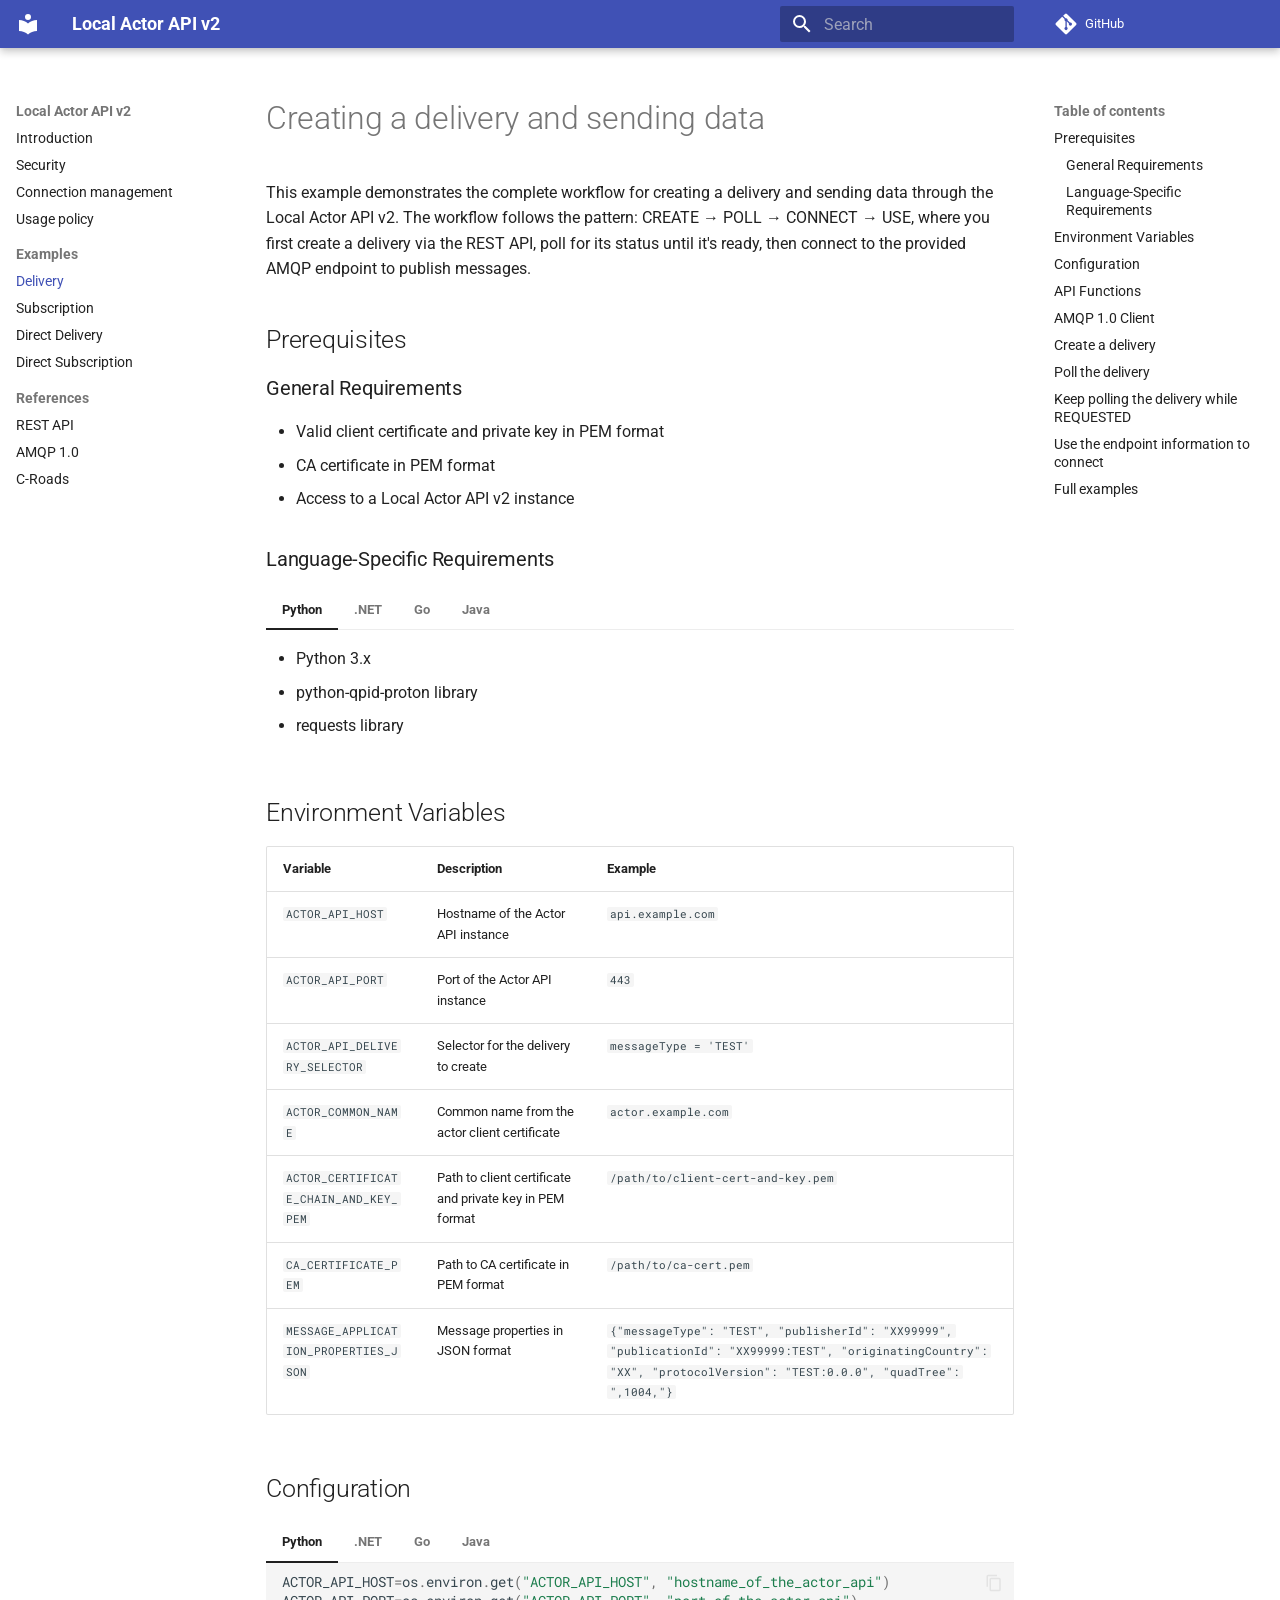
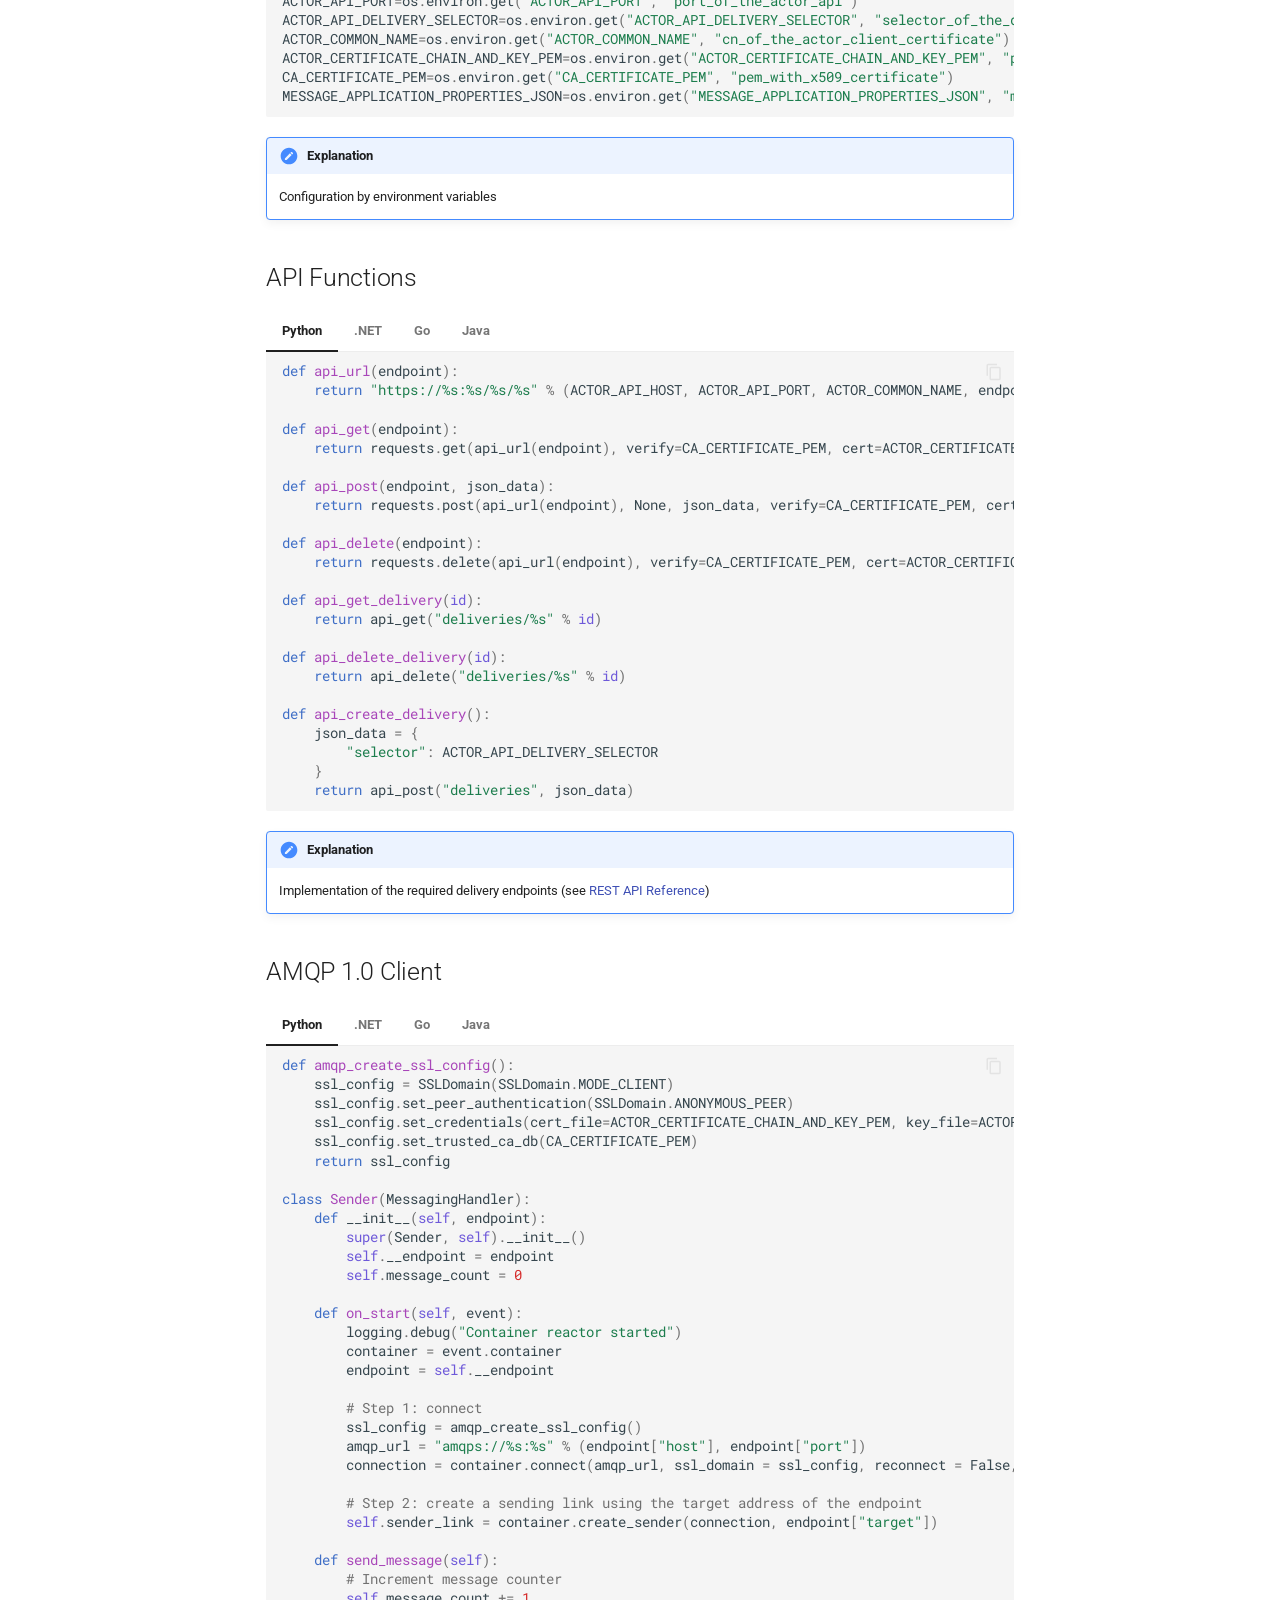
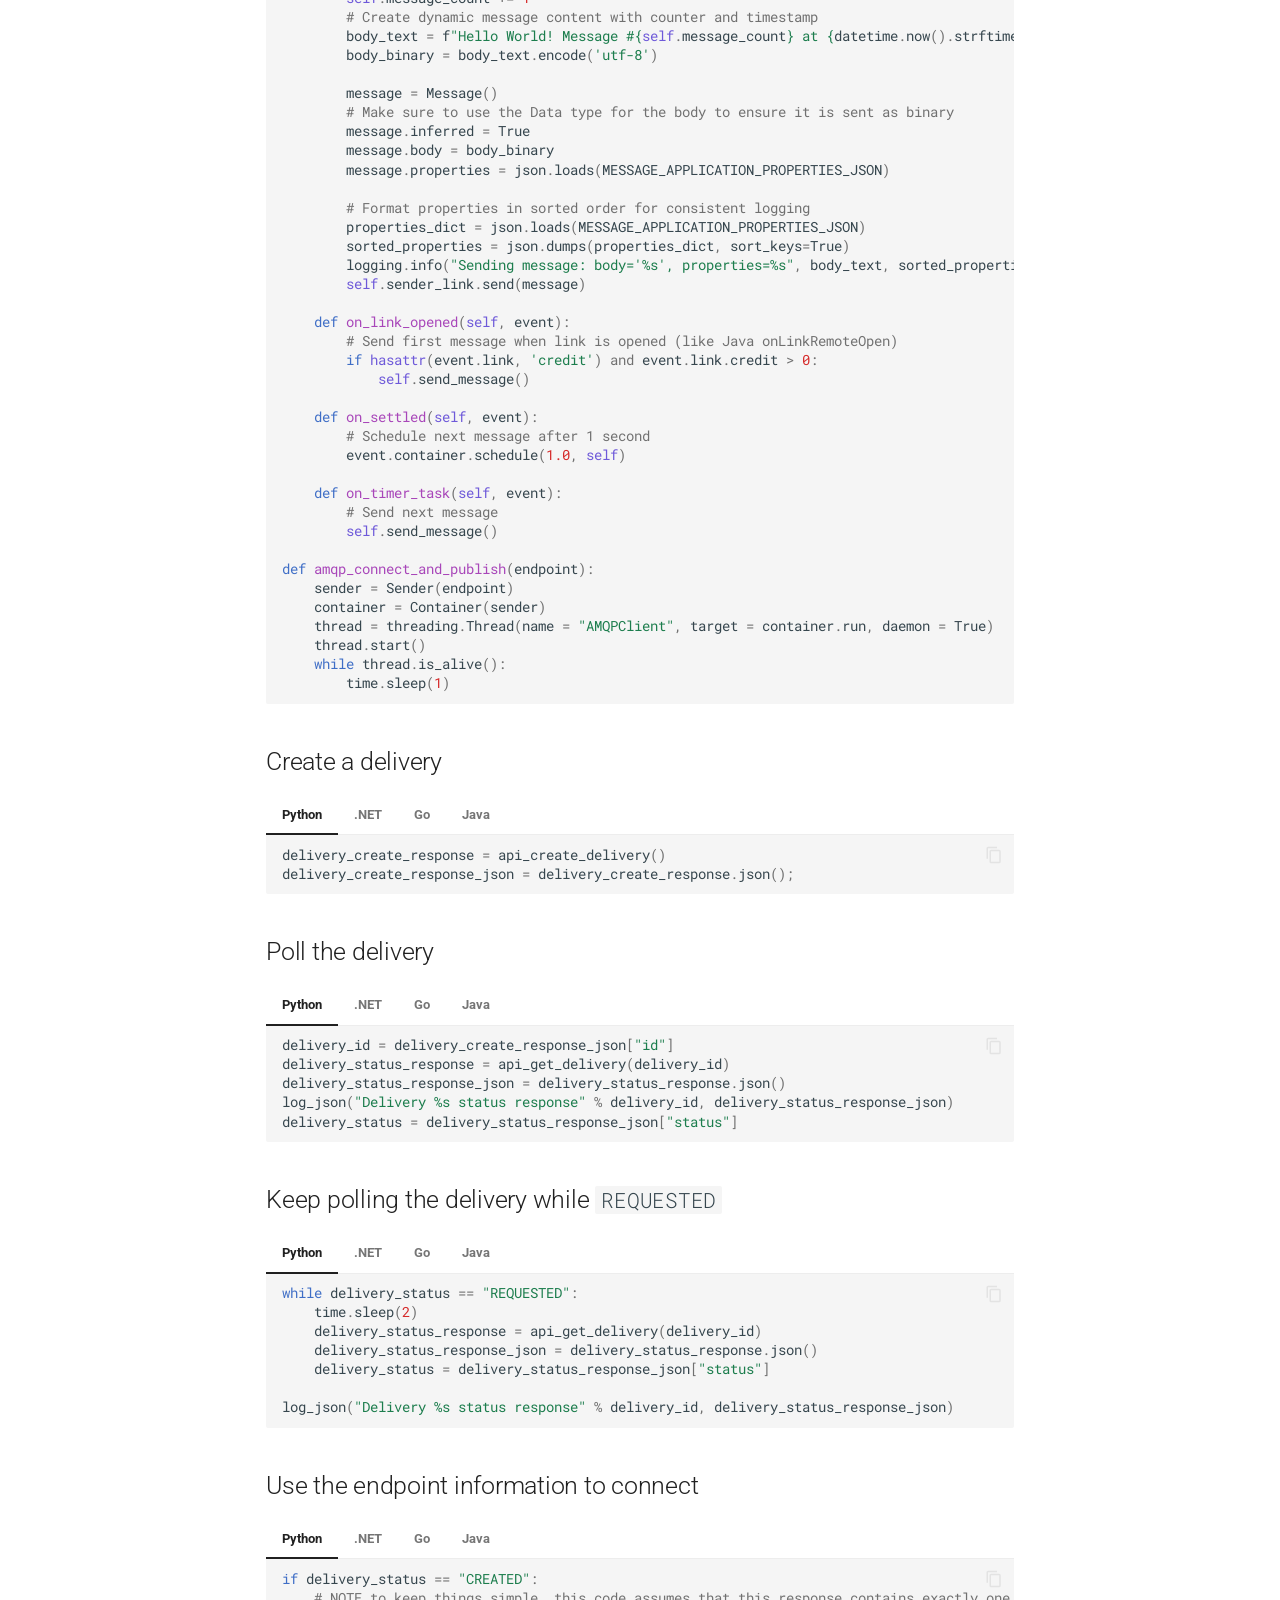
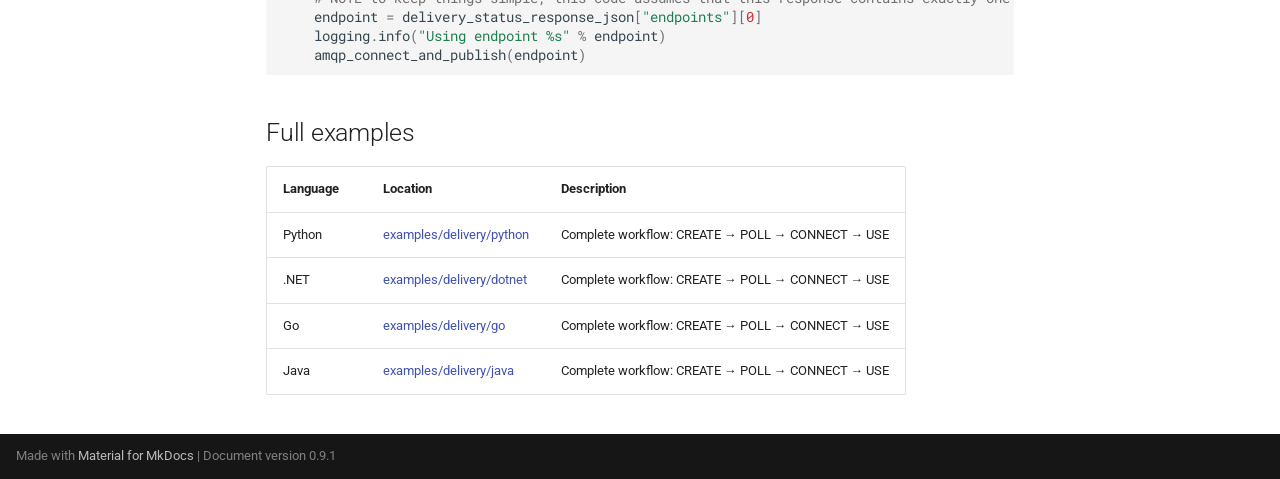
<file: examples/delivery/index.html>
<!doctype html>
<html lang="en" class="no-js">
  <head>
    
      <meta charset="utf-8">
      <meta name="viewport" content="width=device-width,initial-scale=1">
      
      
      
        <link rel="canonical" href="https://monotch-support.github.io/local-actor-api-v2/examples/delivery/">
      
      
        <link rel="prev" href="../../usage-policy/">
      
      
        <link rel="next" href="../subscription/">
      
      
      <link rel="icon" href="../../assets/images/favicon.png">
      <meta name="generator" content="mkdocs-1.6.1, mkdocs-material-9.6.15">
    
    
      
        <title>Delivery - Local Actor API v2</title>
      
    
    
      <link rel="stylesheet" href="../../assets/stylesheets/main.342714a4.min.css">
      
      


    
    
      
    
    
      
        
        
        <link rel="preconnect" href="https://fonts.gstatic.com" crossorigin>
        <link rel="stylesheet" href="https://fonts.googleapis.com/css?family=Roboto:300,300i,400,400i,700,700i%7CRoboto+Mono:400,400i,700,700i&display=fallback">
        <style>:root{--md-text-font:"Roboto";--md-code-font:"Roboto Mono"}</style>
      
    
    
      <link rel="stylesheet" href="../../stylesheets/width.css">
    
      <link rel="stylesheet" href="../../stylesheets/neoteroi-css-v1.1.2.css">
    
    <script>__md_scope=new URL("../..",location),__md_hash=e=>[...e].reduce(((e,_)=>(e<<5)-e+_.charCodeAt(0)),0),__md_get=(e,_=localStorage,t=__md_scope)=>JSON.parse(_.getItem(t.pathname+"."+e)),__md_set=(e,_,t=localStorage,a=__md_scope)=>{try{t.setItem(a.pathname+"."+e,JSON.stringify(_))}catch(e){}}</script>
    
      

    
    
    
  </head>
  
  
    <body dir="ltr">
  
    
    <input class="md-toggle" data-md-toggle="drawer" type="checkbox" id="__drawer" autocomplete="off">
    <input class="md-toggle" data-md-toggle="search" type="checkbox" id="__search" autocomplete="off">
    <label class="md-overlay" for="__drawer"></label>
    <div data-md-component="skip">
      
        
        <a href="#creating-a-delivery-and-sending-data" class="md-skip">
          Skip to content
        </a>
      
    </div>
    <div data-md-component="announce">
      
    </div>
    
      <div data-md-color-scheme="default" data-md-component="outdated" hidden>
        
      </div>
    
    
      

  

<header class="md-header md-header--shadow" data-md-component="header">
  <nav class="md-header__inner md-grid" aria-label="Header">
    <a href="../.." title="Local Actor API v2" class="md-header__button md-logo" aria-label="Local Actor API v2" data-md-component="logo">
      
  
  <svg xmlns="http://www.w3.org/2000/svg" viewBox="0 0 24 24"><path d="M12 8a3 3 0 0 0 3-3 3 3 0 0 0-3-3 3 3 0 0 0-3 3 3 3 0 0 0 3 3m0 3.54C9.64 9.35 6.5 8 3 8v11c3.5 0 6.64 1.35 9 3.54 2.36-2.19 5.5-3.54 9-3.54V8c-3.5 0-6.64 1.35-9 3.54"/></svg>

    </a>
    <label class="md-header__button md-icon" for="__drawer">
      
      <svg xmlns="http://www.w3.org/2000/svg" viewBox="0 0 24 24"><path d="M3 6h18v2H3zm0 5h18v2H3zm0 5h18v2H3z"/></svg>
    </label>
    <div class="md-header__title" data-md-component="header-title">
      <div class="md-header__ellipsis">
        <div class="md-header__topic">
          <span class="md-ellipsis">
            Local Actor API v2
          </span>
        </div>
        <div class="md-header__topic" data-md-component="header-topic">
          <span class="md-ellipsis">
            
              Delivery
            
          </span>
        </div>
      </div>
    </div>
    
    
      <script>var palette=__md_get("__palette");if(palette&&palette.color){if("(prefers-color-scheme)"===palette.color.media){var media=matchMedia("(prefers-color-scheme: light)"),input=document.querySelector(media.matches?"[data-md-color-media='(prefers-color-scheme: light)']":"[data-md-color-media='(prefers-color-scheme: dark)']");palette.color.media=input.getAttribute("data-md-color-media"),palette.color.scheme=input.getAttribute("data-md-color-scheme"),palette.color.primary=input.getAttribute("data-md-color-primary"),palette.color.accent=input.getAttribute("data-md-color-accent")}for(var[key,value]of Object.entries(palette.color))document.body.setAttribute("data-md-color-"+key,value)}</script>
    
    
    
      
      
        <label class="md-header__button md-icon" for="__search">
          
          <svg xmlns="http://www.w3.org/2000/svg" viewBox="0 0 24 24"><path d="M9.5 3A6.5 6.5 0 0 1 16 9.5c0 1.61-.59 3.09-1.56 4.23l.27.27h.79l5 5-1.5 1.5-5-5v-.79l-.27-.27A6.52 6.52 0 0 1 9.5 16 6.5 6.5 0 0 1 3 9.5 6.5 6.5 0 0 1 9.5 3m0 2C7 5 5 7 5 9.5S7 14 9.5 14 14 12 14 9.5 12 5 9.5 5"/></svg>
        </label>
        <div class="md-search" data-md-component="search" role="dialog">
  <label class="md-search__overlay" for="__search"></label>
  <div class="md-search__inner" role="search">
    <form class="md-search__form" name="search">
      <input type="text" class="md-search__input" name="query" aria-label="Search" placeholder="Search" autocapitalize="off" autocorrect="off" autocomplete="off" spellcheck="false" data-md-component="search-query" required>
      <label class="md-search__icon md-icon" for="__search">
        
        <svg xmlns="http://www.w3.org/2000/svg" viewBox="0 0 24 24"><path d="M9.5 3A6.5 6.5 0 0 1 16 9.5c0 1.61-.59 3.09-1.56 4.23l.27.27h.79l5 5-1.5 1.5-5-5v-.79l-.27-.27A6.52 6.52 0 0 1 9.5 16 6.5 6.5 0 0 1 3 9.5 6.5 6.5 0 0 1 9.5 3m0 2C7 5 5 7 5 9.5S7 14 9.5 14 14 12 14 9.5 12 5 9.5 5"/></svg>
        
        <svg xmlns="http://www.w3.org/2000/svg" viewBox="0 0 24 24"><path d="M20 11v2H8l5.5 5.5-1.42 1.42L4.16 12l7.92-7.92L13.5 5.5 8 11z"/></svg>
      </label>
      <nav class="md-search__options" aria-label="Search">
        
        <button type="reset" class="md-search__icon md-icon" title="Clear" aria-label="Clear" tabindex="-1">
          
          <svg xmlns="http://www.w3.org/2000/svg" viewBox="0 0 24 24"><path d="M19 6.41 17.59 5 12 10.59 6.41 5 5 6.41 10.59 12 5 17.59 6.41 19 12 13.41 17.59 19 19 17.59 13.41 12z"/></svg>
        </button>
      </nav>
      
    </form>
    <div class="md-search__output">
      <div class="md-search__scrollwrap" tabindex="0" data-md-scrollfix>
        <div class="md-search-result" data-md-component="search-result">
          <div class="md-search-result__meta">
            Initializing search
          </div>
          <ol class="md-search-result__list" role="presentation"></ol>
        </div>
      </div>
    </div>
  </div>
</div>
      
    
    
      <div class="md-header__source">
        <a href="https://github.com/monotch-support/local-actor-api-v2" title="Go to repository" class="md-source" data-md-component="source">
  <div class="md-source__icon md-icon">
    
    <svg xmlns="http://www.w3.org/2000/svg" viewBox="0 0 448 512"><!--! Font Awesome Free 6.7.2 by @fontawesome - https://fontawesome.com License - https://fontawesome.com/license/free (Icons: CC BY 4.0, Fonts: SIL OFL 1.1, Code: MIT License) Copyright 2024 Fonticons, Inc.--><path d="M439.55 236.05 244 40.45a28.87 28.87 0 0 0-40.81 0l-40.66 40.63 51.52 51.52c27.06-9.14 52.68 16.77 43.39 43.68l49.66 49.66c34.23-11.8 61.18 31 35.47 56.69-26.49 26.49-70.21-2.87-56-37.34L240.22 199v121.85c25.3 12.54 22.26 41.85 9.08 55a34.34 34.34 0 0 1-48.55 0c-17.57-17.6-11.07-46.91 11.25-56v-123c-20.8-8.51-24.6-30.74-18.64-45L142.57 101 8.45 235.14a28.86 28.86 0 0 0 0 40.81l195.61 195.6a28.86 28.86 0 0 0 40.8 0l194.69-194.69a28.86 28.86 0 0 0 0-40.81"/></svg>
  </div>
  <div class="md-source__repository">
    GitHub
  </div>
</a>
      </div>
    
  </nav>
  
</header>
    
    <div class="md-container" data-md-component="container">
      
      
        
          
        
      
      <main class="md-main" data-md-component="main">
        <div class="md-main__inner md-grid">
          
            
              
              <div class="md-sidebar md-sidebar--primary" data-md-component="sidebar" data-md-type="navigation" >
                <div class="md-sidebar__scrollwrap">
                  <div class="md-sidebar__inner">
                    



<nav class="md-nav md-nav--primary" aria-label="Navigation" data-md-level="0">
  <label class="md-nav__title" for="__drawer">
    <a href="../.." title="Local Actor API v2" class="md-nav__button md-logo" aria-label="Local Actor API v2" data-md-component="logo">
      
  
  <svg xmlns="http://www.w3.org/2000/svg" viewBox="0 0 24 24"><path d="M12 8a3 3 0 0 0 3-3 3 3 0 0 0-3-3 3 3 0 0 0-3 3 3 3 0 0 0 3 3m0 3.54C9.64 9.35 6.5 8 3 8v11c3.5 0 6.64 1.35 9 3.54 2.36-2.19 5.5-3.54 9-3.54V8c-3.5 0-6.64 1.35-9 3.54"/></svg>

    </a>
    Local Actor API v2
  </label>
  
    <div class="md-nav__source">
      <a href="https://github.com/monotch-support/local-actor-api-v2" title="Go to repository" class="md-source" data-md-component="source">
  <div class="md-source__icon md-icon">
    
    <svg xmlns="http://www.w3.org/2000/svg" viewBox="0 0 448 512"><!--! Font Awesome Free 6.7.2 by @fontawesome - https://fontawesome.com License - https://fontawesome.com/license/free (Icons: CC BY 4.0, Fonts: SIL OFL 1.1, Code: MIT License) Copyright 2024 Fonticons, Inc.--><path d="M439.55 236.05 244 40.45a28.87 28.87 0 0 0-40.81 0l-40.66 40.63 51.52 51.52c27.06-9.14 52.68 16.77 43.39 43.68l49.66 49.66c34.23-11.8 61.18 31 35.47 56.69-26.49 26.49-70.21-2.87-56-37.34L240.22 199v121.85c25.3 12.54 22.26 41.85 9.08 55a34.34 34.34 0 0 1-48.55 0c-17.57-17.6-11.07-46.91 11.25-56v-123c-20.8-8.51-24.6-30.74-18.64-45L142.57 101 8.45 235.14a28.86 28.86 0 0 0 0 40.81l195.61 195.6a28.86 28.86 0 0 0 40.8 0l194.69-194.69a28.86 28.86 0 0 0 0-40.81"/></svg>
  </div>
  <div class="md-source__repository">
    GitHub
  </div>
</a>
    </div>
  
  <ul class="md-nav__list" data-md-scrollfix>
    
      
      
  
  
  
  
    <li class="md-nav__item">
      <a href="../.." class="md-nav__link">
        
  
  
  <span class="md-ellipsis">
    Introduction
    
  </span>
  

      </a>
    </li>
  

    
      
      
  
  
  
  
    <li class="md-nav__item">
      <a href="../../security/" class="md-nav__link">
        
  
  
  <span class="md-ellipsis">
    Security
    
  </span>
  

      </a>
    </li>
  

    
      
      
  
  
  
  
    <li class="md-nav__item">
      <a href="../../connection-management/" class="md-nav__link">
        
  
  
  <span class="md-ellipsis">
    Connection management
    
  </span>
  

      </a>
    </li>
  

    
      
      
  
  
  
  
    <li class="md-nav__item">
      <a href="../../usage-policy/" class="md-nav__link">
        
  
  
  <span class="md-ellipsis">
    Usage policy
    
  </span>
  

      </a>
    </li>
  

    
      
      
  
  
    
  
  
  
    
    
    
    
      
        
        
      
    
    
    <li class="md-nav__item md-nav__item--active md-nav__item--section md-nav__item--nested">
      
        
        
        <input class="md-nav__toggle md-toggle " type="checkbox" id="__nav_5" checked>
        
          
          <label class="md-nav__link" for="__nav_5" id="__nav_5_label" tabindex="">
            
  
  
  <span class="md-ellipsis">
    Examples
    
  </span>
  

            <span class="md-nav__icon md-icon"></span>
          </label>
        
        <nav class="md-nav" data-md-level="1" aria-labelledby="__nav_5_label" aria-expanded="true">
          <label class="md-nav__title" for="__nav_5">
            <span class="md-nav__icon md-icon"></span>
            Examples
          </label>
          <ul class="md-nav__list" data-md-scrollfix>
            
              
                
  
  
    
  
  
  
    <li class="md-nav__item md-nav__item--active">
      
      <input class="md-nav__toggle md-toggle" type="checkbox" id="__toc">
      
      
        
      
      
        <label class="md-nav__link md-nav__link--active" for="__toc">
          
  
  
  <span class="md-ellipsis">
    Delivery
    
  </span>
  

          <span class="md-nav__icon md-icon"></span>
        </label>
      
      <a href="./" class="md-nav__link md-nav__link--active">
        
  
  
  <span class="md-ellipsis">
    Delivery
    
  </span>
  

      </a>
      
        

<nav class="md-nav md-nav--secondary" aria-label="Table of contents">
  
  
  
    
  
  
    <label class="md-nav__title" for="__toc">
      <span class="md-nav__icon md-icon"></span>
      Table of contents
    </label>
    <ul class="md-nav__list" data-md-component="toc" data-md-scrollfix>
      
        <li class="md-nav__item">
  <a href="#prerequisites" class="md-nav__link">
    <span class="md-ellipsis">
      Prerequisites
    </span>
  </a>
  
    <nav class="md-nav" aria-label="Prerequisites">
      <ul class="md-nav__list">
        
          <li class="md-nav__item">
  <a href="#general-requirements" class="md-nav__link">
    <span class="md-ellipsis">
      General Requirements
    </span>
  </a>
  
</li>
        
          <li class="md-nav__item">
  <a href="#language-specific-requirements" class="md-nav__link">
    <span class="md-ellipsis">
      Language-Specific Requirements
    </span>
  </a>
  
</li>
        
      </ul>
    </nav>
  
</li>
      
        <li class="md-nav__item">
  <a href="#environment-variables" class="md-nav__link">
    <span class="md-ellipsis">
      Environment Variables
    </span>
  </a>
  
</li>
      
        <li class="md-nav__item">
  <a href="#configuration" class="md-nav__link">
    <span class="md-ellipsis">
      Configuration
    </span>
  </a>
  
</li>
      
        <li class="md-nav__item">
  <a href="#api-functions" class="md-nav__link">
    <span class="md-ellipsis">
      API Functions
    </span>
  </a>
  
</li>
      
        <li class="md-nav__item">
  <a href="#amqp-10-client" class="md-nav__link">
    <span class="md-ellipsis">
      AMQP 1.0 Client
    </span>
  </a>
  
</li>
      
        <li class="md-nav__item">
  <a href="#create-a-delivery" class="md-nav__link">
    <span class="md-ellipsis">
      Create a delivery
    </span>
  </a>
  
</li>
      
        <li class="md-nav__item">
  <a href="#poll-the-delivery" class="md-nav__link">
    <span class="md-ellipsis">
      Poll the delivery
    </span>
  </a>
  
</li>
      
        <li class="md-nav__item">
  <a href="#keep-polling-the-delivery-while-requested" class="md-nav__link">
    <span class="md-ellipsis">
      Keep polling the delivery while REQUESTED
    </span>
  </a>
  
</li>
      
        <li class="md-nav__item">
  <a href="#use-the-endpoint-information-to-connect" class="md-nav__link">
    <span class="md-ellipsis">
      Use the endpoint information to connect
    </span>
  </a>
  
</li>
      
        <li class="md-nav__item">
  <a href="#full-examples" class="md-nav__link">
    <span class="md-ellipsis">
      Full examples
    </span>
  </a>
  
</li>
      
    </ul>
  
</nav>
      
    </li>
  

              
            
              
                
  
  
  
  
    <li class="md-nav__item">
      <a href="../subscription/" class="md-nav__link">
        
  
  
  <span class="md-ellipsis">
    Subscription
    
  </span>
  

      </a>
    </li>
  

              
            
              
                
  
  
  
  
    <li class="md-nav__item">
      <a href="../delivery-direct/" class="md-nav__link">
        
  
  
  <span class="md-ellipsis">
    Direct Delivery
    
  </span>
  

      </a>
    </li>
  

              
            
              
                
  
  
  
  
    <li class="md-nav__item">
      <a href="../subscription-direct/" class="md-nav__link">
        
  
  
  <span class="md-ellipsis">
    Direct Subscription
    
  </span>
  

      </a>
    </li>
  

              
            
          </ul>
        </nav>
      
    </li>
  

    
      
      
  
  
  
  
    
    
    
    
      
        
        
      
    
    
    <li class="md-nav__item md-nav__item--section md-nav__item--nested">
      
        
        
        <input class="md-nav__toggle md-toggle " type="checkbox" id="__nav_6" >
        
          
          <label class="md-nav__link" for="__nav_6" id="__nav_6_label" tabindex="">
            
  
  
  <span class="md-ellipsis">
    References
    
  </span>
  

            <span class="md-nav__icon md-icon"></span>
          </label>
        
        <nav class="md-nav" data-md-level="1" aria-labelledby="__nav_6_label" aria-expanded="false">
          <label class="md-nav__title" for="__nav_6">
            <span class="md-nav__icon md-icon"></span>
            References
          </label>
          <ul class="md-nav__list" data-md-scrollfix>
            
              
                
  
  
  
  
    <li class="md-nav__item">
      <a href="../../openapi/" class="md-nav__link">
        
  
  
  <span class="md-ellipsis">
    REST API
    
  </span>
  

      </a>
    </li>
  

              
            
              
                
  
  
  
  
    <li class="md-nav__item">
      <a href="../../amqp/" class="md-nav__link">
        
  
  
  <span class="md-ellipsis">
    AMQP 1.0
    
  </span>
  

      </a>
    </li>
  

              
            
              
                
  
  
  
  
    <li class="md-nav__item">
      <a href="../../c-roads/" class="md-nav__link">
        
  
  
  <span class="md-ellipsis">
    C-Roads
    
  </span>
  

      </a>
    </li>
  

              
            
          </ul>
        </nav>
      
    </li>
  

    
  </ul>
</nav>
                  </div>
                </div>
              </div>
            
            
              
              <div class="md-sidebar md-sidebar--secondary" data-md-component="sidebar" data-md-type="toc" >
                <div class="md-sidebar__scrollwrap">
                  <div class="md-sidebar__inner">
                    

<nav class="md-nav md-nav--secondary" aria-label="Table of contents">
  
  
  
    
  
  
    <label class="md-nav__title" for="__toc">
      <span class="md-nav__icon md-icon"></span>
      Table of contents
    </label>
    <ul class="md-nav__list" data-md-component="toc" data-md-scrollfix>
      
        <li class="md-nav__item">
  <a href="#prerequisites" class="md-nav__link">
    <span class="md-ellipsis">
      Prerequisites
    </span>
  </a>
  
    <nav class="md-nav" aria-label="Prerequisites">
      <ul class="md-nav__list">
        
          <li class="md-nav__item">
  <a href="#general-requirements" class="md-nav__link">
    <span class="md-ellipsis">
      General Requirements
    </span>
  </a>
  
</li>
        
          <li class="md-nav__item">
  <a href="#language-specific-requirements" class="md-nav__link">
    <span class="md-ellipsis">
      Language-Specific Requirements
    </span>
  </a>
  
</li>
        
      </ul>
    </nav>
  
</li>
      
        <li class="md-nav__item">
  <a href="#environment-variables" class="md-nav__link">
    <span class="md-ellipsis">
      Environment Variables
    </span>
  </a>
  
</li>
      
        <li class="md-nav__item">
  <a href="#configuration" class="md-nav__link">
    <span class="md-ellipsis">
      Configuration
    </span>
  </a>
  
</li>
      
        <li class="md-nav__item">
  <a href="#api-functions" class="md-nav__link">
    <span class="md-ellipsis">
      API Functions
    </span>
  </a>
  
</li>
      
        <li class="md-nav__item">
  <a href="#amqp-10-client" class="md-nav__link">
    <span class="md-ellipsis">
      AMQP 1.0 Client
    </span>
  </a>
  
</li>
      
        <li class="md-nav__item">
  <a href="#create-a-delivery" class="md-nav__link">
    <span class="md-ellipsis">
      Create a delivery
    </span>
  </a>
  
</li>
      
        <li class="md-nav__item">
  <a href="#poll-the-delivery" class="md-nav__link">
    <span class="md-ellipsis">
      Poll the delivery
    </span>
  </a>
  
</li>
      
        <li class="md-nav__item">
  <a href="#keep-polling-the-delivery-while-requested" class="md-nav__link">
    <span class="md-ellipsis">
      Keep polling the delivery while REQUESTED
    </span>
  </a>
  
</li>
      
        <li class="md-nav__item">
  <a href="#use-the-endpoint-information-to-connect" class="md-nav__link">
    <span class="md-ellipsis">
      Use the endpoint information to connect
    </span>
  </a>
  
</li>
      
        <li class="md-nav__item">
  <a href="#full-examples" class="md-nav__link">
    <span class="md-ellipsis">
      Full examples
    </span>
  </a>
  
</li>
      
    </ul>
  
</nav>
                  </div>
                </div>
              </div>
            
          
          
            <div class="md-content" data-md-component="content">
              <article class="md-content__inner md-typeset">
                
                  


  
  


<h1 id="creating-a-delivery-and-sending-data">Creating a delivery and sending data</h1>
<p>This example demonstrates the complete workflow for creating a delivery and sending data through the Local Actor API v2. The workflow follows the pattern: CREATE → POLL → CONNECT → USE, where you first create a delivery via the REST API, poll for its status until it's ready, then connect to the provided AMQP endpoint to publish messages.</p>
<h2 id="prerequisites">Prerequisites</h2>
<h3 id="general-requirements">General Requirements</h3>
<ul>
<li>Valid client certificate and private key in PEM format</li>
<li>CA certificate in PEM format</li>
<li>Access to a Local Actor API v2 instance</li>
</ul>
<h3 id="language-specific-requirements">Language-Specific Requirements</h3>
<div class="tabbed-set tabbed-alternate" data-tabs="1:4"><input checked="checked" id="__tabbed_1_1" name="__tabbed_1" type="radio" /><input id="__tabbed_1_2" name="__tabbed_1" type="radio" /><input id="__tabbed_1_3" name="__tabbed_1" type="radio" /><input id="__tabbed_1_4" name="__tabbed_1" type="radio" /><div class="tabbed-labels"><label for="__tabbed_1_1">Python</label><label for="__tabbed_1_2">.NET</label><label for="__tabbed_1_3">Go</label><label for="__tabbed_1_4">Java</label></div>
<div class="tabbed-content">
<div class="tabbed-block">
<ul>
<li>Python 3.x</li>
<li>python-qpid-proton library</li>
<li>requests library</li>
</ul>
</div>
<div class="tabbed-block">
<ul>
<li>.NET 6.0 or later</li>
<li>AMQPNetLite NuGet package</li>
</ul>
</div>
<div class="tabbed-block">
<ul>
<li>Go 1.18 or later</li>
<li>github.com/Azure/go-amqp package</li>
</ul>
</div>
<div class="tabbed-block">
<ul>
<li>Java 11 or later</li>
<li>Maven 3.6 or later</li>
<li>Apache Qpid Proton-J library</li>
<li>OkHttp library</li>
<li>Jackson library</li>
<li>Bouncy Castle library</li>
</ul>
</div>
</div>
</div>
<h2 id="environment-variables">Environment Variables</h2>
<table>
<thead>
<tr>
<th>Variable</th>
<th>Description</th>
<th>Example</th>
</tr>
</thead>
<tbody>
<tr>
<td><code>ACTOR_API_HOST</code></td>
<td>Hostname of the Actor API instance</td>
<td><code>api.example.com</code></td>
</tr>
<tr>
<td><code>ACTOR_API_PORT</code></td>
<td>Port of the Actor API instance</td>
<td><code>443</code></td>
</tr>
<tr>
<td><code>ACTOR_API_DELIVERY_SELECTOR</code></td>
<td>Selector for the delivery to create</td>
<td><code>messageType = 'TEST'</code></td>
</tr>
<tr>
<td><code>ACTOR_COMMON_NAME</code></td>
<td>Common name from the actor client certificate</td>
<td><code>actor.example.com</code></td>
</tr>
<tr>
<td><code>ACTOR_CERTIFICATE_CHAIN_AND_KEY_PEM</code></td>
<td>Path to client certificate and private key in PEM format</td>
<td><code>/path/to/client-cert-and-key.pem</code></td>
</tr>
<tr>
<td><code>CA_CERTIFICATE_PEM</code></td>
<td>Path to CA certificate in PEM format</td>
<td><code>/path/to/ca-cert.pem</code></td>
</tr>
<tr>
<td><code>MESSAGE_APPLICATION_PROPERTIES_JSON</code></td>
<td>Message properties in JSON format</td>
<td><code>{"messageType": "TEST", "publisherId": "XX99999", "publicationId": "XX99999:TEST", "originatingCountry": "XX", "protocolVersion": "TEST:0.0.0", "quadTree": ",1004,"}</code></td>
</tr>
</tbody>
</table>
<h2 id="configuration">Configuration</h2>
<div class="tabbed-set tabbed-alternate" data-tabs="2:4"><input checked="checked" id="__tabbed_2_1" name="__tabbed_2" type="radio" /><input id="__tabbed_2_2" name="__tabbed_2" type="radio" /><input id="__tabbed_2_3" name="__tabbed_2" type="radio" /><input id="__tabbed_2_4" name="__tabbed_2" type="radio" /><div class="tabbed-labels"><label for="__tabbed_2_1">Python</label><label for="__tabbed_2_2">.NET</label><label for="__tabbed_2_3">Go</label><label for="__tabbed_2_4">Java</label></div>
<div class="tabbed-content">
<div class="tabbed-block">
<div class="highlight"><pre><span></span><code><span class="n">ACTOR_API_HOST</span><span class="o">=</span><span class="n">os</span><span class="o">.</span><span class="n">environ</span><span class="o">.</span><span class="n">get</span><span class="p">(</span><span class="s2">&quot;ACTOR_API_HOST&quot;</span><span class="p">,</span> <span class="s2">&quot;hostname_of_the_actor_api&quot;</span><span class="p">)</span>
<span class="n">ACTOR_API_PORT</span><span class="o">=</span><span class="n">os</span><span class="o">.</span><span class="n">environ</span><span class="o">.</span><span class="n">get</span><span class="p">(</span><span class="s2">&quot;ACTOR_API_PORT&quot;</span><span class="p">,</span> <span class="s2">&quot;port_of_the_actor_api&quot;</span><span class="p">)</span>
<span class="n">ACTOR_API_DELIVERY_SELECTOR</span><span class="o">=</span><span class="n">os</span><span class="o">.</span><span class="n">environ</span><span class="o">.</span><span class="n">get</span><span class="p">(</span><span class="s2">&quot;ACTOR_API_DELIVERY_SELECTOR&quot;</span><span class="p">,</span> <span class="s2">&quot;selector_of_the_delivery&quot;</span><span class="p">)</span>
<span class="n">ACTOR_COMMON_NAME</span><span class="o">=</span><span class="n">os</span><span class="o">.</span><span class="n">environ</span><span class="o">.</span><span class="n">get</span><span class="p">(</span><span class="s2">&quot;ACTOR_COMMON_NAME&quot;</span><span class="p">,</span> <span class="s2">&quot;cn_of_the_actor_client_certificate&quot;</span><span class="p">)</span>
<span class="n">ACTOR_CERTIFICATE_CHAIN_AND_KEY_PEM</span><span class="o">=</span><span class="n">os</span><span class="o">.</span><span class="n">environ</span><span class="o">.</span><span class="n">get</span><span class="p">(</span><span class="s2">&quot;ACTOR_CERTIFICATE_CHAIN_AND_KEY_PEM&quot;</span><span class="p">,</span> <span class="s2">&quot;pem_with_x509_certificate_chain_and_private_key&quot;</span><span class="p">)</span>
<span class="n">CA_CERTIFICATE_PEM</span><span class="o">=</span><span class="n">os</span><span class="o">.</span><span class="n">environ</span><span class="o">.</span><span class="n">get</span><span class="p">(</span><span class="s2">&quot;CA_CERTIFICATE_PEM&quot;</span><span class="p">,</span> <span class="s2">&quot;pem_with_x509_certificate&quot;</span><span class="p">)</span>
<span class="n">MESSAGE_APPLICATION_PROPERTIES_JSON</span><span class="o">=</span><span class="n">os</span><span class="o">.</span><span class="n">environ</span><span class="o">.</span><span class="n">get</span><span class="p">(</span><span class="s2">&quot;MESSAGE_APPLICATION_PROPERTIES_JSON&quot;</span><span class="p">,</span> <span class="s2">&quot;message_application_properties_json&quot;</span><span class="p">)</span>
</code></pre></div>
</div>
<div class="tabbed-block">
<div class="highlight"><pre><span></span><code><span class="w">    </span><span class="k">private</span><span class="w"> </span><span class="k">static</span><span class="w"> </span><span class="k">readonly</span><span class="w"> </span><span class="kt">string</span><span class="w"> </span><span class="n">ACTOR_API_HOST</span><span class="w"> </span><span class="o">=</span><span class="w"> </span><span class="n">Environment</span><span class="p">.</span><span class="n">GetEnvironmentVariable</span><span class="p">(</span><span class="s">&quot;ACTOR_API_HOST&quot;</span><span class="p">)</span><span class="w"> </span><span class="o">??</span><span class="w"> </span><span class="s">&quot;hostname_of_the_actor_api&quot;</span><span class="p">;</span>
<span class="w">    </span><span class="k">private</span><span class="w"> </span><span class="k">static</span><span class="w"> </span><span class="k">readonly</span><span class="w"> </span><span class="kt">string</span><span class="w"> </span><span class="n">ACTOR_API_PORT</span><span class="w"> </span><span class="o">=</span><span class="w"> </span><span class="n">Environment</span><span class="p">.</span><span class="n">GetEnvironmentVariable</span><span class="p">(</span><span class="s">&quot;ACTOR_API_PORT&quot;</span><span class="p">)</span><span class="w"> </span><span class="o">??</span><span class="w"> </span><span class="s">&quot;port_of_the_actor_api&quot;</span><span class="p">;</span>
<span class="w">    </span><span class="k">private</span><span class="w"> </span><span class="k">static</span><span class="w"> </span><span class="k">readonly</span><span class="w"> </span><span class="kt">string</span><span class="w"> </span><span class="n">ACTOR_API_DELIVERY_SELECTOR</span><span class="w"> </span><span class="o">=</span><span class="w"> </span><span class="n">Environment</span><span class="p">.</span><span class="n">GetEnvironmentVariable</span><span class="p">(</span><span class="s">&quot;ACTOR_API_DELIVERY_SELECTOR&quot;</span><span class="p">)</span><span class="w"> </span><span class="o">??</span><span class="w"> </span><span class="s">&quot;selector_of_the_delivery&quot;</span><span class="p">;</span>
<span class="w">    </span><span class="k">private</span><span class="w"> </span><span class="k">static</span><span class="w"> </span><span class="k">readonly</span><span class="w"> </span><span class="kt">string</span><span class="w"> </span><span class="n">ACTOR_COMMON_NAME</span><span class="w"> </span><span class="o">=</span><span class="w"> </span><span class="n">Environment</span><span class="p">.</span><span class="n">GetEnvironmentVariable</span><span class="p">(</span><span class="s">&quot;ACTOR_COMMON_NAME&quot;</span><span class="p">)</span><span class="w"> </span><span class="o">??</span><span class="w"> </span><span class="s">&quot;cn_of_the_actor_client_certificate&quot;</span><span class="p">;</span>
<span class="w">    </span><span class="k">private</span><span class="w"> </span><span class="k">static</span><span class="w"> </span><span class="k">readonly</span><span class="w"> </span><span class="kt">string</span><span class="w"> </span><span class="n">ACTOR_CERTIFICATE_CHAIN_AND_KEY_PEM</span><span class="w"> </span><span class="o">=</span><span class="w"> </span><span class="n">Environment</span><span class="p">.</span><span class="n">GetEnvironmentVariable</span><span class="p">(</span><span class="s">&quot;ACTOR_CERTIFICATE_CHAIN_AND_KEY_PEM&quot;</span><span class="p">)</span><span class="w"> </span><span class="o">??</span><span class="w"> </span><span class="s">&quot;pem_with_x509_certificate_chain_and_private_key&quot;</span><span class="p">;</span>
<span class="w">    </span><span class="k">private</span><span class="w"> </span><span class="k">static</span><span class="w"> </span><span class="k">readonly</span><span class="w"> </span><span class="kt">string</span><span class="w"> </span><span class="n">CA_CERTIFICATE_PEM</span><span class="w"> </span><span class="o">=</span><span class="w"> </span><span class="n">Environment</span><span class="p">.</span><span class="n">GetEnvironmentVariable</span><span class="p">(</span><span class="s">&quot;CA_CERTIFICATE_PEM&quot;</span><span class="p">)</span><span class="w"> </span><span class="o">??</span><span class="w"> </span><span class="s">&quot;pem_with_x509_certificate&quot;</span><span class="p">;</span>
<span class="w">    </span><span class="k">private</span><span class="w"> </span><span class="k">static</span><span class="w"> </span><span class="k">readonly</span><span class="w"> </span><span class="kt">string</span><span class="w"> </span><span class="n">MESSAGE_APPLICATION_PROPERTIES_JSON</span><span class="w"> </span><span class="o">=</span><span class="w"> </span><span class="n">Environment</span><span class="p">.</span><span class="n">GetEnvironmentVariable</span><span class="p">(</span><span class="s">&quot;MESSAGE_APPLICATION_PROPERTIES_JSON&quot;</span><span class="p">)</span><span class="w"> </span><span class="o">??</span><span class="w"> </span><span class="s">&quot;message_application_properties_json&quot;</span><span class="p">;</span>
</code></pre></div>
</div>
<div class="tabbed-block">
<div class="highlight"><pre><span></span><code><span class="kd">var</span><span class="w"> </span><span class="p">(</span>
<span class="w">    </span><span class="nx">ACTOR_API_HOST</span><span class="w">                      </span><span class="p">=</span><span class="w"> </span><span class="nx">getEnv</span><span class="p">(</span><span class="s">&quot;ACTOR_API_HOST&quot;</span><span class="p">,</span><span class="w"> </span><span class="s">&quot;hostname_of_the_actor_api&quot;</span><span class="p">)</span>
<span class="w">    </span><span class="nx">ACTOR_API_PORT</span><span class="w">                      </span><span class="p">=</span><span class="w"> </span><span class="nx">getEnv</span><span class="p">(</span><span class="s">&quot;ACTOR_API_PORT&quot;</span><span class="p">,</span><span class="w"> </span><span class="s">&quot;port_of_the_actor_api&quot;</span><span class="p">)</span>
<span class="w">    </span><span class="nx">ACTOR_API_DELIVERY_SELECTOR</span><span class="w">         </span><span class="p">=</span><span class="w"> </span><span class="nx">getEnv</span><span class="p">(</span><span class="s">&quot;ACTOR_API_DELIVERY_SELECTOR&quot;</span><span class="p">,</span><span class="w"> </span><span class="s">&quot;selector_of_the_delivery&quot;</span><span class="p">)</span>
<span class="w">    </span><span class="nx">ACTOR_COMMON_NAME</span><span class="w">                   </span><span class="p">=</span><span class="w"> </span><span class="nx">getEnv</span><span class="p">(</span><span class="s">&quot;ACTOR_COMMON_NAME&quot;</span><span class="p">,</span><span class="w"> </span><span class="s">&quot;cn_of_the_actor_client_certificate&quot;</span><span class="p">)</span>
<span class="w">    </span><span class="nx">ACTOR_CERTIFICATE_CHAIN_AND_KEY_PEM</span><span class="w"> </span><span class="p">=</span><span class="w"> </span><span class="nx">getEnv</span><span class="p">(</span><span class="s">&quot;ACTOR_CERTIFICATE_CHAIN_AND_KEY_PEM&quot;</span><span class="p">,</span><span class="w"> </span><span class="s">&quot;pem_with_x509_certificate_chain_and_private_key&quot;</span><span class="p">)</span>
<span class="w">    </span><span class="nx">CA_CERTIFICATE_PEM</span><span class="w">                  </span><span class="p">=</span><span class="w"> </span><span class="nx">getEnv</span><span class="p">(</span><span class="s">&quot;CA_CERTIFICATE_PEM&quot;</span><span class="p">,</span><span class="w"> </span><span class="s">&quot;pem_with_x509_certificate&quot;</span><span class="p">)</span>
<span class="w">    </span><span class="nx">MESSAGE_APPLICATION_PROPERTIES_JSON</span><span class="w"> </span><span class="p">=</span><span class="w"> </span><span class="nx">getEnv</span><span class="p">(</span><span class="s">&quot;MESSAGE_APPLICATION_PROPERTIES_JSON&quot;</span><span class="p">,</span><span class="w"> </span><span class="s">&quot;message_application_properties_json&quot;</span><span class="p">)</span>
<span class="p">)</span>

<span class="kd">func</span><span class="w"> </span><span class="nx">getEnv</span><span class="p">(</span><span class="nx">key</span><span class="p">,</span><span class="w"> </span><span class="nx">defaultValue</span><span class="w"> </span><span class="kt">string</span><span class="p">)</span><span class="w"> </span><span class="kt">string</span><span class="w"> </span><span class="p">{</span>
<span class="w">    </span><span class="k">if</span><span class="w"> </span><span class="nx">value</span><span class="w"> </span><span class="o">:=</span><span class="w"> </span><span class="nx">os</span><span class="p">.</span><span class="nx">Getenv</span><span class="p">(</span><span class="nx">key</span><span class="p">);</span><span class="w"> </span><span class="nx">value</span><span class="w"> </span><span class="o">!=</span><span class="w"> </span><span class="s">&quot;&quot;</span><span class="w"> </span><span class="p">{</span>
<span class="w">        </span><span class="k">return</span><span class="w"> </span><span class="nx">value</span>
<span class="w">    </span><span class="p">}</span>
<span class="w">    </span><span class="k">return</span><span class="w"> </span><span class="nx">defaultValue</span>
<span class="p">}</span>
</code></pre></div>
</div>
<div class="tabbed-block">
<div class="highlight"><pre><span></span><code><span class="w">    </span><span class="kd">private</span><span class="w"> </span><span class="kd">static</span><span class="w"> </span><span class="kd">final</span><span class="w"> </span><span class="n">String</span><span class="w"> </span><span class="n">ACTOR_API_HOST</span><span class="w"> </span><span class="o">=</span><span class="w"> </span><span class="n">getEnv</span><span class="p">(</span><span class="s">&quot;ACTOR_API_HOST&quot;</span><span class="p">,</span><span class="w"> </span><span class="s">&quot;hostname_of_the_actor_api&quot;</span><span class="p">);</span>
<span class="w">    </span><span class="kd">private</span><span class="w"> </span><span class="kd">static</span><span class="w"> </span><span class="kd">final</span><span class="w"> </span><span class="n">String</span><span class="w"> </span><span class="n">ACTOR_API_PORT</span><span class="w"> </span><span class="o">=</span><span class="w"> </span><span class="n">getEnv</span><span class="p">(</span><span class="s">&quot;ACTOR_API_PORT&quot;</span><span class="p">,</span><span class="w"> </span><span class="s">&quot;port_of_the_actor_api&quot;</span><span class="p">);</span>
<span class="w">    </span><span class="kd">private</span><span class="w"> </span><span class="kd">static</span><span class="w"> </span><span class="kd">final</span><span class="w"> </span><span class="n">String</span><span class="w"> </span><span class="n">ACTOR_API_DELIVERY_SELECTOR</span><span class="w"> </span><span class="o">=</span><span class="w"> </span><span class="n">getEnv</span><span class="p">(</span><span class="s">&quot;ACTOR_API_DELIVERY_SELECTOR&quot;</span><span class="p">,</span><span class="w"> </span><span class="s">&quot;selector_of_the_delivery&quot;</span><span class="p">);</span>
<span class="w">    </span><span class="kd">private</span><span class="w"> </span><span class="kd">static</span><span class="w"> </span><span class="kd">final</span><span class="w"> </span><span class="n">String</span><span class="w"> </span><span class="n">ACTOR_COMMON_NAME</span><span class="w"> </span><span class="o">=</span><span class="w"> </span><span class="n">getEnv</span><span class="p">(</span><span class="s">&quot;ACTOR_COMMON_NAME&quot;</span><span class="p">,</span><span class="w"> </span><span class="s">&quot;cn_of_the_actor_client_certificate&quot;</span><span class="p">);</span>
<span class="w">    </span><span class="kd">private</span><span class="w"> </span><span class="kd">static</span><span class="w"> </span><span class="kd">final</span><span class="w"> </span><span class="n">String</span><span class="w"> </span><span class="n">ACTOR_CERTIFICATE_CHAIN_AND_KEY_PEM</span><span class="w"> </span><span class="o">=</span><span class="w"> </span><span class="n">getEnv</span><span class="p">(</span><span class="s">&quot;ACTOR_CERTIFICATE_CHAIN_AND_KEY_PEM&quot;</span><span class="p">,</span><span class="w"> </span><span class="s">&quot;pem_with_x509_certificate_chain_and_private_key&quot;</span><span class="p">);</span>
<span class="w">    </span><span class="kd">private</span><span class="w"> </span><span class="kd">static</span><span class="w"> </span><span class="kd">final</span><span class="w"> </span><span class="n">String</span><span class="w"> </span><span class="n">CA_CERTIFICATE_PEM</span><span class="w"> </span><span class="o">=</span><span class="w"> </span><span class="n">getEnv</span><span class="p">(</span><span class="s">&quot;CA_CERTIFICATE_PEM&quot;</span><span class="p">,</span><span class="w"> </span><span class="s">&quot;pem_with_x509_certificate&quot;</span><span class="p">);</span>
<span class="w">    </span><span class="kd">private</span><span class="w"> </span><span class="kd">static</span><span class="w"> </span><span class="kd">final</span><span class="w"> </span><span class="n">String</span><span class="w"> </span><span class="n">MESSAGE_APPLICATION_PROPERTIES_JSON</span><span class="w"> </span><span class="o">=</span><span class="w"> </span><span class="n">getEnv</span><span class="p">(</span><span class="s">&quot;MESSAGE_APPLICATION_PROPERTIES_JSON&quot;</span><span class="p">,</span><span class="w"> </span><span class="s">&quot;message_application_properties_json&quot;</span><span class="p">);</span>

<span class="w">    </span><span class="kd">private</span><span class="w"> </span><span class="kd">static</span><span class="w"> </span><span class="kd">final</span><span class="w"> </span><span class="n">ObjectMapper</span><span class="w"> </span><span class="n">objectMapper</span><span class="w"> </span><span class="o">=</span><span class="w"> </span><span class="k">new</span><span class="w"> </span><span class="n">ObjectMapper</span><span class="p">();</span>
<span class="w">    </span><span class="kd">private</span><span class="w"> </span><span class="kd">static</span><span class="w"> </span><span class="n">OkHttpClient</span><span class="w"> </span><span class="n">httpClient</span><span class="p">;</span>

<span class="w">    </span><span class="kd">private</span><span class="w"> </span><span class="kd">static</span><span class="w"> </span><span class="n">String</span><span class="w"> </span><span class="nf">getEnv</span><span class="p">(</span><span class="n">String</span><span class="w"> </span><span class="n">key</span><span class="p">,</span><span class="w"> </span><span class="n">String</span><span class="w"> </span><span class="n">defaultValue</span><span class="p">)</span><span class="w"> </span><span class="p">{</span>
<span class="w">        </span><span class="n">String</span><span class="w"> </span><span class="n">value</span><span class="w"> </span><span class="o">=</span><span class="w"> </span><span class="n">System</span><span class="p">.</span><span class="na">getenv</span><span class="p">(</span><span class="n">key</span><span class="p">);</span>
<span class="w">        </span><span class="k">return</span><span class="w"> </span><span class="n">value</span><span class="w"> </span><span class="o">!=</span><span class="w"> </span><span class="kc">null</span><span class="w"> </span><span class="o">?</span><span class="w"> </span><span class="n">value</span><span class="w"> </span><span class="p">:</span><span class="w"> </span><span class="n">defaultValue</span><span class="p">;</span>
<span class="w">    </span><span class="p">}</span>
</code></pre></div>
</div>
</div>
</div>
<div class="admonition note">
<p class="admonition-title">Explanation</p>
<p>Configuration by environment variables</p>
</div>
<h2 id="api-functions">API Functions</h2>
<div class="tabbed-set tabbed-alternate" data-tabs="3:4"><input checked="checked" id="__tabbed_3_1" name="__tabbed_3" type="radio" /><input id="__tabbed_3_2" name="__tabbed_3" type="radio" /><input id="__tabbed_3_3" name="__tabbed_3" type="radio" /><input id="__tabbed_3_4" name="__tabbed_3" type="radio" /><div class="tabbed-labels"><label for="__tabbed_3_1">Python</label><label for="__tabbed_3_2">.NET</label><label for="__tabbed_3_3">Go</label><label for="__tabbed_3_4">Java</label></div>
<div class="tabbed-content">
<div class="tabbed-block">
<div class="highlight"><pre><span></span><code><span class="k">def</span><span class="w"> </span><span class="nf">api_url</span><span class="p">(</span><span class="n">endpoint</span><span class="p">):</span>
    <span class="k">return</span> <span class="s2">&quot;https://</span><span class="si">%s</span><span class="s2">:</span><span class="si">%s</span><span class="s2">/</span><span class="si">%s</span><span class="s2">/</span><span class="si">%s</span><span class="s2">&quot;</span> <span class="o">%</span> <span class="p">(</span><span class="n">ACTOR_API_HOST</span><span class="p">,</span> <span class="n">ACTOR_API_PORT</span><span class="p">,</span> <span class="n">ACTOR_COMMON_NAME</span><span class="p">,</span> <span class="n">endpoint</span><span class="p">)</span> 

<span class="k">def</span><span class="w"> </span><span class="nf">api_get</span><span class="p">(</span><span class="n">endpoint</span><span class="p">):</span>
    <span class="k">return</span> <span class="n">requests</span><span class="o">.</span><span class="n">get</span><span class="p">(</span><span class="n">api_url</span><span class="p">(</span><span class="n">endpoint</span><span class="p">),</span> <span class="n">verify</span><span class="o">=</span><span class="n">CA_CERTIFICATE_PEM</span><span class="p">,</span> <span class="n">cert</span><span class="o">=</span><span class="n">ACTOR_CERTIFICATE_CHAIN_AND_KEY_PEM</span><span class="p">)</span>

<span class="k">def</span><span class="w"> </span><span class="nf">api_post</span><span class="p">(</span><span class="n">endpoint</span><span class="p">,</span> <span class="n">json_data</span><span class="p">):</span>
    <span class="k">return</span> <span class="n">requests</span><span class="o">.</span><span class="n">post</span><span class="p">(</span><span class="n">api_url</span><span class="p">(</span><span class="n">endpoint</span><span class="p">),</span> <span class="kc">None</span><span class="p">,</span> <span class="n">json_data</span><span class="p">,</span> <span class="n">verify</span><span class="o">=</span><span class="n">CA_CERTIFICATE_PEM</span><span class="p">,</span> <span class="n">cert</span><span class="o">=</span><span class="n">ACTOR_CERTIFICATE_CHAIN_AND_KEY_PEM</span><span class="p">)</span>

<span class="k">def</span><span class="w"> </span><span class="nf">api_delete</span><span class="p">(</span><span class="n">endpoint</span><span class="p">):</span>
    <span class="k">return</span> <span class="n">requests</span><span class="o">.</span><span class="n">delete</span><span class="p">(</span><span class="n">api_url</span><span class="p">(</span><span class="n">endpoint</span><span class="p">),</span> <span class="n">verify</span><span class="o">=</span><span class="n">CA_CERTIFICATE_PEM</span><span class="p">,</span> <span class="n">cert</span><span class="o">=</span><span class="n">ACTOR_CERTIFICATE_CHAIN_AND_KEY_PEM</span><span class="p">)</span>

<span class="k">def</span><span class="w"> </span><span class="nf">api_get_delivery</span><span class="p">(</span><span class="nb">id</span><span class="p">):</span>
    <span class="k">return</span> <span class="n">api_get</span><span class="p">(</span><span class="s2">&quot;deliveries/</span><span class="si">%s</span><span class="s2">&quot;</span> <span class="o">%</span> <span class="nb">id</span><span class="p">)</span>

<span class="k">def</span><span class="w"> </span><span class="nf">api_delete_delivery</span><span class="p">(</span><span class="nb">id</span><span class="p">):</span>
    <span class="k">return</span> <span class="n">api_delete</span><span class="p">(</span><span class="s2">&quot;deliveries/</span><span class="si">%s</span><span class="s2">&quot;</span> <span class="o">%</span> <span class="nb">id</span><span class="p">)</span>

<span class="k">def</span><span class="w"> </span><span class="nf">api_create_delivery</span><span class="p">():</span>
    <span class="n">json_data</span> <span class="o">=</span> <span class="p">{</span>
        <span class="s2">&quot;selector&quot;</span><span class="p">:</span> <span class="n">ACTOR_API_DELIVERY_SELECTOR</span>
    <span class="p">}</span>
    <span class="k">return</span> <span class="n">api_post</span><span class="p">(</span><span class="s2">&quot;deliveries&quot;</span><span class="p">,</span> <span class="n">json_data</span><span class="p">)</span>    
</code></pre></div>
</div>
<div class="tabbed-block">
<div class="highlight"><pre><span></span><code><span class="k">private</span><span class="w"> </span><span class="k">static</span><span class="w"> </span><span class="n">HttpClient</span><span class="w"> </span><span class="nf">CreateHttpClient</span><span class="p">()</span>
<span class="p">{</span>
<span class="w">    </span><span class="kt">var</span><span class="w"> </span><span class="n">handler</span><span class="w"> </span><span class="o">=</span><span class="w"> </span><span class="k">new</span><span class="w"> </span><span class="n">HttpClientHandler</span><span class="p">();</span>

<span class="w">    </span><span class="k">try</span>
<span class="w">    </span><span class="p">{</span>
<span class="w">        </span><span class="c1">// Load client certificate using the same method as AMQP</span>
<span class="w">        </span><span class="kt">var</span><span class="w"> </span><span class="n">certAndKeyPem</span><span class="w"> </span><span class="o">=</span><span class="w"> </span><span class="n">File</span><span class="p">.</span><span class="n">ReadAllText</span><span class="p">(</span><span class="n">ACTOR_CERTIFICATE_CHAIN_AND_KEY_PEM</span><span class="p">);</span>
<span class="w">        </span><span class="kt">var</span><span class="w"> </span><span class="n">clientCert</span><span class="w"> </span><span class="o">=</span><span class="w"> </span><span class="n">X509Certificate2</span><span class="p">.</span><span class="n">CreateFromPem</span><span class="p">(</span><span class="n">certAndKeyPem</span><span class="p">,</span><span class="w"> </span><span class="n">certAndKeyPem</span><span class="p">);</span>
<span class="w">        </span><span class="n">handler</span><span class="p">.</span><span class="n">ClientCertificates</span><span class="p">.</span><span class="n">Add</span><span class="p">(</span><span class="n">clientCert</span><span class="p">);</span>

<span class="w">        </span><span class="c1">// Load CA certificate for server validation</span>
<span class="w">        </span><span class="kt">var</span><span class="w"> </span><span class="n">caCertPem</span><span class="w"> </span><span class="o">=</span><span class="w"> </span><span class="n">File</span><span class="p">.</span><span class="n">ReadAllText</span><span class="p">(</span><span class="n">CA_CERTIFICATE_PEM</span><span class="p">);</span>
<span class="w">        </span><span class="kt">var</span><span class="w"> </span><span class="n">caCert</span><span class="w"> </span><span class="o">=</span><span class="w"> </span><span class="n">X509Certificate2</span><span class="p">.</span><span class="n">CreateFromPem</span><span class="p">(</span><span class="n">caCertPem</span><span class="p">);</span>
<span class="w">        </span><span class="n">handler</span><span class="p">.</span><span class="n">ServerCertificateCustomValidationCallback</span><span class="w"> </span><span class="o">=</span><span class="w"> </span><span class="p">(</span><span class="n">sender</span><span class="p">,</span><span class="w"> </span><span class="n">cert</span><span class="p">,</span><span class="w"> </span><span class="n">chain</span><span class="p">,</span><span class="w"> </span><span class="n">errors</span><span class="p">)</span><span class="w"> </span><span class="o">=&gt;</span><span class="w"> </span><span class="p">{</span>
<span class="w">            </span><span class="k">return</span><span class="w"> </span><span class="n">chain</span><span class="p">.</span><span class="n">ChainElements</span><span class="p">[</span><span class="n">chain</span><span class="p">.</span><span class="n">ChainElements</span><span class="p">.</span><span class="n">Count</span><span class="w"> </span><span class="o">-</span><span class="w"> </span><span class="mi">1</span><span class="p">].</span><span class="n">Certificate</span><span class="p">.</span><span class="n">Equals</span><span class="p">(</span><span class="n">caCert</span><span class="p">);</span>
<span class="w">        </span><span class="p">};</span>
<span class="w">    </span><span class="p">}</span>
<span class="w">    </span><span class="k">catch</span><span class="w"> </span><span class="p">(</span><span class="n">Exception</span><span class="w"> </span><span class="n">ex</span><span class="p">)</span>
<span class="w">    </span><span class="p">{</span>
<span class="w">        </span><span class="n">LogError</span><span class="p">(</span><span class="s">$&quot;Error loading certificates for HTTP client: {ex.Message}&quot;</span><span class="p">);</span>
<span class="w">        </span><span class="k">throw</span><span class="p">;</span>
<span class="w">    </span><span class="p">}</span>

<span class="w">    </span><span class="k">return</span><span class="w"> </span><span class="k">new</span><span class="w"> </span><span class="nf">HttpClient</span><span class="p">(</span><span class="n">handler</span><span class="p">);</span>
<span class="p">}</span>

<span class="k">private</span><span class="w"> </span><span class="k">static</span><span class="w"> </span><span class="kt">string</span><span class="w"> </span><span class="nf">ApiUrl</span><span class="p">(</span><span class="kt">string</span><span class="w"> </span><span class="n">endpoint</span><span class="p">)</span>
<span class="p">{</span>
<span class="w">    </span><span class="k">return</span><span class="w"> </span><span class="s">$&quot;https://{ACTOR_API_HOST}:{ACTOR_API_PORT}/{ACTOR_COMMON_NAME}/{endpoint}&quot;</span><span class="p">;</span>
<span class="p">}</span>

<span class="k">private</span><span class="w"> </span><span class="k">static</span><span class="w"> </span><span class="k">async</span><span class="w"> </span><span class="n">Task</span><span class="o">&lt;</span><span class="n">HttpResponseMessage</span><span class="o">&gt;</span><span class="w"> </span><span class="n">ApiGetAsync</span><span class="p">(</span><span class="kt">string</span><span class="w"> </span><span class="n">endpoint</span><span class="p">,</span><span class="w"> </span><span class="n">HttpClient</span><span class="w"> </span><span class="n">client</span><span class="p">)</span>
<span class="p">{</span>
<span class="w">    </span><span class="k">return</span><span class="w"> </span><span class="k">await</span><span class="w"> </span><span class="n">client</span><span class="p">.</span><span class="n">GetAsync</span><span class="p">(</span><span class="n">ApiUrl</span><span class="p">(</span><span class="n">endpoint</span><span class="p">));</span>
<span class="p">}</span>

<span class="k">private</span><span class="w"> </span><span class="k">static</span><span class="w"> </span><span class="k">async</span><span class="w"> </span><span class="n">Task</span><span class="o">&lt;</span><span class="n">HttpResponseMessage</span><span class="o">&gt;</span><span class="w"> </span><span class="n">ApiPostAsync</span><span class="p">(</span><span class="kt">string</span><span class="w"> </span><span class="n">endpoint</span><span class="p">,</span><span class="w"> </span><span class="kt">object</span><span class="w"> </span><span class="n">jsonData</span><span class="p">,</span><span class="w"> </span><span class="n">HttpClient</span><span class="w"> </span><span class="n">client</span><span class="p">)</span>
<span class="p">{</span>
<span class="w">    </span><span class="kt">var</span><span class="w"> </span><span class="n">json</span><span class="w"> </span><span class="o">=</span><span class="w"> </span><span class="n">JsonSerializer</span><span class="p">.</span><span class="n">Serialize</span><span class="p">(</span><span class="n">jsonData</span><span class="p">);</span>
<span class="w">    </span><span class="kt">var</span><span class="w"> </span><span class="n">content</span><span class="w"> </span><span class="o">=</span><span class="w"> </span><span class="k">new</span><span class="w"> </span><span class="n">StringContent</span><span class="p">(</span><span class="n">json</span><span class="p">,</span><span class="w"> </span><span class="n">Encoding</span><span class="p">.</span><span class="n">UTF8</span><span class="p">,</span><span class="w"> </span><span class="s">&quot;application/json&quot;</span><span class="p">);</span>
<span class="w">    </span><span class="k">return</span><span class="w"> </span><span class="k">await</span><span class="w"> </span><span class="n">client</span><span class="p">.</span><span class="n">PostAsync</span><span class="p">(</span><span class="n">ApiUrl</span><span class="p">(</span><span class="n">endpoint</span><span class="p">),</span><span class="w"> </span><span class="n">content</span><span class="p">);</span>
<span class="p">}</span>

<span class="k">private</span><span class="w"> </span><span class="k">static</span><span class="w"> </span><span class="k">async</span><span class="w"> </span><span class="n">Task</span><span class="o">&lt;</span><span class="n">HttpResponseMessage</span><span class="o">&gt;</span><span class="w"> </span><span class="n">ApiDeleteAsync</span><span class="p">(</span><span class="kt">string</span><span class="w"> </span><span class="n">endpoint</span><span class="p">,</span><span class="w"> </span><span class="n">HttpClient</span><span class="w"> </span><span class="n">client</span><span class="p">)</span>
<span class="p">{</span>
<span class="w">    </span><span class="k">return</span><span class="w"> </span><span class="k">await</span><span class="w"> </span><span class="n">client</span><span class="p">.</span><span class="n">DeleteAsync</span><span class="p">(</span><span class="n">ApiUrl</span><span class="p">(</span><span class="n">endpoint</span><span class="p">));</span>
<span class="p">}</span>

<span class="k">private</span><span class="w"> </span><span class="k">static</span><span class="w"> </span><span class="k">async</span><span class="w"> </span><span class="n">Task</span><span class="o">&lt;</span><span class="n">HttpResponseMessage</span><span class="o">&gt;</span><span class="w"> </span><span class="n">ApiGetDeliveryAsync</span><span class="p">(</span><span class="kt">string</span><span class="w"> </span><span class="n">id</span><span class="p">,</span><span class="w"> </span><span class="n">HttpClient</span><span class="w"> </span><span class="n">client</span><span class="p">)</span>
<span class="p">{</span>
<span class="w">    </span><span class="k">return</span><span class="w"> </span><span class="k">await</span><span class="w"> </span><span class="nf">ApiGetAsync</span><span class="p">(</span><span class="s">$&quot;deliveries/{id}&quot;</span><span class="p">,</span><span class="w"> </span><span class="n">client</span><span class="p">);</span>
<span class="p">}</span>

<span class="k">private</span><span class="w"> </span><span class="k">static</span><span class="w"> </span><span class="k">async</span><span class="w"> </span><span class="n">Task</span><span class="o">&lt;</span><span class="n">HttpResponseMessage</span><span class="o">&gt;</span><span class="w"> </span><span class="n">ApiDeleteDeliveryAsync</span><span class="p">(</span><span class="kt">string</span><span class="w"> </span><span class="n">id</span><span class="p">,</span><span class="w"> </span><span class="n">HttpClient</span><span class="w"> </span><span class="n">client</span><span class="p">)</span>
<span class="p">{</span>
<span class="w">    </span><span class="k">return</span><span class="w"> </span><span class="k">await</span><span class="w"> </span><span class="nf">ApiDeleteAsync</span><span class="p">(</span><span class="s">$&quot;deliveries/{id}&quot;</span><span class="p">,</span><span class="w"> </span><span class="n">client</span><span class="p">);</span>
<span class="p">}</span>

<span class="k">private</span><span class="w"> </span><span class="k">static</span><span class="w"> </span><span class="k">async</span><span class="w"> </span><span class="n">Task</span><span class="o">&lt;</span><span class="n">HttpResponseMessage</span><span class="o">&gt;</span><span class="w"> </span><span class="n">ApiCreateDeliveryAsync</span><span class="p">(</span><span class="n">HttpClient</span><span class="w"> </span><span class="n">client</span><span class="p">)</span>
<span class="p">{</span>
<span class="w">    </span><span class="kt">var</span><span class="w"> </span><span class="n">jsonData</span><span class="w"> </span><span class="o">=</span><span class="w"> </span><span class="k">new</span><span class="w"> </span><span class="p">{</span><span class="w"> </span><span class="n">selector</span><span class="w"> </span><span class="o">=</span><span class="w"> </span><span class="n">ACTOR_API_DELIVERY_SELECTOR</span><span class="w"> </span><span class="p">};</span>
<span class="w">    </span><span class="k">return</span><span class="w"> </span><span class="k">await</span><span class="w"> </span><span class="nf">ApiPostAsync</span><span class="p">(</span><span class="s">&quot;deliveries&quot;</span><span class="p">,</span><span class="w"> </span><span class="n">jsonData</span><span class="p">,</span><span class="w"> </span><span class="n">client</span><span class="p">);</span>
<span class="p">}</span>
</code></pre></div>
</div>
<div class="tabbed-block">
<div class="highlight"><pre><span></span><code><span class="kd">func</span><span class="w"> </span><span class="nx">apiURL</span><span class="p">(</span><span class="nx">endpoint</span><span class="w"> </span><span class="kt">string</span><span class="p">)</span><span class="w"> </span><span class="kt">string</span><span class="w"> </span><span class="p">{</span>
<span class="w">    </span><span class="k">return</span><span class="w"> </span><span class="nx">fmt</span><span class="p">.</span><span class="nx">Sprintf</span><span class="p">(</span><span class="s">&quot;https://%s:%s/%s/%s&quot;</span><span class="p">,</span><span class="w"> </span><span class="nx">ACTOR_API_HOST</span><span class="p">,</span><span class="w"> </span><span class="nx">ACTOR_API_PORT</span><span class="p">,</span><span class="w"> </span><span class="nx">ACTOR_COMMON_NAME</span><span class="p">,</span><span class="w"> </span><span class="nx">endpoint</span><span class="p">)</span>
<span class="p">}</span>

<span class="kd">func</span><span class="w"> </span><span class="nx">createHTTPClient</span><span class="p">()</span><span class="w"> </span><span class="p">(</span><span class="o">*</span><span class="nx">http</span><span class="p">.</span><span class="nx">Client</span><span class="p">,</span><span class="w"> </span><span class="kt">error</span><span class="p">)</span><span class="w"> </span><span class="p">{</span>
<span class="w">    </span><span class="c1">// Load client certificate and key</span>
<span class="w">    </span><span class="nx">cert</span><span class="p">,</span><span class="w"> </span><span class="nx">err</span><span class="w"> </span><span class="o">:=</span><span class="w"> </span><span class="nx">tls</span><span class="p">.</span><span class="nx">LoadX509KeyPair</span><span class="p">(</span><span class="nx">ACTOR_CERTIFICATE_CHAIN_AND_KEY_PEM</span><span class="p">,</span><span class="w"> </span><span class="nx">ACTOR_CERTIFICATE_CHAIN_AND_KEY_PEM</span><span class="p">)</span>
<span class="w">    </span><span class="k">if</span><span class="w"> </span><span class="nx">err</span><span class="w"> </span><span class="o">!=</span><span class="w"> </span><span class="kc">nil</span><span class="w"> </span><span class="p">{</span>
<span class="w">        </span><span class="k">return</span><span class="w"> </span><span class="kc">nil</span><span class="p">,</span><span class="w"> </span><span class="nx">fmt</span><span class="p">.</span><span class="nx">Errorf</span><span class="p">(</span><span class="s">&quot;failed to load client certificate: %v&quot;</span><span class="p">,</span><span class="w"> </span><span class="nx">err</span><span class="p">)</span>
<span class="w">    </span><span class="p">}</span>

<span class="w">    </span><span class="c1">// Load CA certificate</span>
<span class="w">    </span><span class="nx">caCert</span><span class="p">,</span><span class="w"> </span><span class="nx">err</span><span class="w"> </span><span class="o">:=</span><span class="w"> </span><span class="nx">os</span><span class="p">.</span><span class="nx">ReadFile</span><span class="p">(</span><span class="nx">CA_CERTIFICATE_PEM</span><span class="p">)</span>
<span class="w">    </span><span class="k">if</span><span class="w"> </span><span class="nx">err</span><span class="w"> </span><span class="o">!=</span><span class="w"> </span><span class="kc">nil</span><span class="w"> </span><span class="p">{</span>
<span class="w">        </span><span class="k">return</span><span class="w"> </span><span class="kc">nil</span><span class="p">,</span><span class="w"> </span><span class="nx">fmt</span><span class="p">.</span><span class="nx">Errorf</span><span class="p">(</span><span class="s">&quot;failed to read CA certificate: %v&quot;</span><span class="p">,</span><span class="w"> </span><span class="nx">err</span><span class="p">)</span>
<span class="w">    </span><span class="p">}</span>

<span class="w">    </span><span class="c1">// Create certificate pool with CA</span>
<span class="w">    </span><span class="nx">caCertPool</span><span class="w"> </span><span class="o">:=</span><span class="w"> </span><span class="nx">x509</span><span class="p">.</span><span class="nx">NewCertPool</span><span class="p">()</span>
<span class="w">    </span><span class="nx">caCertPool</span><span class="p">.</span><span class="nx">AppendCertsFromPEM</span><span class="p">(</span><span class="nx">caCert</span><span class="p">)</span>

<span class="w">    </span><span class="nx">tlsConfig</span><span class="w"> </span><span class="o">:=</span><span class="w"> </span><span class="o">&amp;</span><span class="nx">tls</span><span class="p">.</span><span class="nx">Config</span><span class="p">{</span>
<span class="w">        </span><span class="nx">Certificates</span><span class="p">:</span><span class="w"> </span><span class="p">[]</span><span class="nx">tls</span><span class="p">.</span><span class="nx">Certificate</span><span class="p">{</span><span class="nx">cert</span><span class="p">},</span>
<span class="w">        </span><span class="nx">RootCAs</span><span class="p">:</span><span class="w">      </span><span class="nx">caCertPool</span><span class="p">,</span>
<span class="w">        </span><span class="nx">MinVersion</span><span class="p">:</span><span class="w">   </span><span class="nx">tls</span><span class="p">.</span><span class="nx">VersionTLS13</span><span class="p">,</span>
<span class="w">    </span><span class="p">}</span>

<span class="w">    </span><span class="nx">client</span><span class="w"> </span><span class="o">:=</span><span class="w"> </span><span class="o">&amp;</span><span class="nx">http</span><span class="p">.</span><span class="nx">Client</span><span class="p">{</span>
<span class="w">        </span><span class="nx">Transport</span><span class="p">:</span><span class="w"> </span><span class="o">&amp;</span><span class="nx">http</span><span class="p">.</span><span class="nx">Transport</span><span class="p">{</span>
<span class="w">            </span><span class="nx">TLSClientConfig</span><span class="p">:</span><span class="w"> </span><span class="nx">tlsConfig</span><span class="p">,</span>
<span class="w">        </span><span class="p">},</span>
<span class="w">    </span><span class="p">}</span>

<span class="w">    </span><span class="k">return</span><span class="w"> </span><span class="nx">client</span><span class="p">,</span><span class="w"> </span><span class="kc">nil</span>
<span class="p">}</span>

<span class="kd">func</span><span class="w"> </span><span class="nx">apiGet</span><span class="p">(</span><span class="nx">endpoint</span><span class="w"> </span><span class="kt">string</span><span class="p">)</span><span class="w"> </span><span class="p">(</span><span class="o">*</span><span class="nx">http</span><span class="p">.</span><span class="nx">Response</span><span class="p">,</span><span class="w"> </span><span class="kt">error</span><span class="p">)</span><span class="w"> </span><span class="p">{</span>
<span class="w">    </span><span class="nx">client</span><span class="p">,</span><span class="w"> </span><span class="nx">err</span><span class="w"> </span><span class="o">:=</span><span class="w"> </span><span class="nx">createHTTPClient</span><span class="p">()</span>
<span class="w">    </span><span class="k">if</span><span class="w"> </span><span class="nx">err</span><span class="w"> </span><span class="o">!=</span><span class="w"> </span><span class="kc">nil</span><span class="w"> </span><span class="p">{</span>
<span class="w">        </span><span class="k">return</span><span class="w"> </span><span class="kc">nil</span><span class="p">,</span><span class="w"> </span><span class="nx">err</span>
<span class="w">    </span><span class="p">}</span>

<span class="w">    </span><span class="k">return</span><span class="w"> </span><span class="nx">client</span><span class="p">.</span><span class="nx">Get</span><span class="p">(</span><span class="nx">apiURL</span><span class="p">(</span><span class="nx">endpoint</span><span class="p">))</span>
<span class="p">}</span>

<span class="kd">func</span><span class="w"> </span><span class="nx">apiPost</span><span class="p">(</span><span class="nx">endpoint</span><span class="w"> </span><span class="kt">string</span><span class="p">,</span><span class="w"> </span><span class="nx">jsonData</span><span class="w"> </span><span class="kd">map</span><span class="p">[</span><span class="kt">string</span><span class="p">]</span><span class="kd">interface</span><span class="p">{})</span><span class="w"> </span><span class="p">(</span><span class="o">*</span><span class="nx">http</span><span class="p">.</span><span class="nx">Response</span><span class="p">,</span><span class="w"> </span><span class="kt">error</span><span class="p">)</span><span class="w"> </span><span class="p">{</span>
<span class="w">    </span><span class="nx">client</span><span class="p">,</span><span class="w"> </span><span class="nx">err</span><span class="w"> </span><span class="o">:=</span><span class="w"> </span><span class="nx">createHTTPClient</span><span class="p">()</span>
<span class="w">    </span><span class="k">if</span><span class="w"> </span><span class="nx">err</span><span class="w"> </span><span class="o">!=</span><span class="w"> </span><span class="kc">nil</span><span class="w"> </span><span class="p">{</span>
<span class="w">        </span><span class="k">return</span><span class="w"> </span><span class="kc">nil</span><span class="p">,</span><span class="w"> </span><span class="nx">err</span>
<span class="w">    </span><span class="p">}</span>

<span class="w">    </span><span class="nx">jsonBytes</span><span class="p">,</span><span class="w"> </span><span class="nx">err</span><span class="w"> </span><span class="o">:=</span><span class="w"> </span><span class="nx">json</span><span class="p">.</span><span class="nx">Marshal</span><span class="p">(</span><span class="nx">jsonData</span><span class="p">)</span>
<span class="w">    </span><span class="k">if</span><span class="w"> </span><span class="nx">err</span><span class="w"> </span><span class="o">!=</span><span class="w"> </span><span class="kc">nil</span><span class="w"> </span><span class="p">{</span>
<span class="w">        </span><span class="k">return</span><span class="w"> </span><span class="kc">nil</span><span class="p">,</span><span class="w"> </span><span class="nx">err</span>
<span class="w">    </span><span class="p">}</span>

<span class="w">    </span><span class="k">return</span><span class="w"> </span><span class="nx">client</span><span class="p">.</span><span class="nx">Post</span><span class="p">(</span><span class="nx">apiURL</span><span class="p">(</span><span class="nx">endpoint</span><span class="p">),</span><span class="w"> </span><span class="s">&quot;application/json&quot;</span><span class="p">,</span><span class="w"> </span><span class="nx">strings</span><span class="p">.</span><span class="nx">NewReader</span><span class="p">(</span><span class="nb">string</span><span class="p">(</span><span class="nx">jsonBytes</span><span class="p">)))</span>
<span class="p">}</span>

<span class="kd">func</span><span class="w"> </span><span class="nx">apiDelete</span><span class="p">(</span><span class="nx">endpoint</span><span class="w"> </span><span class="kt">string</span><span class="p">)</span><span class="w"> </span><span class="p">(</span><span class="o">*</span><span class="nx">http</span><span class="p">.</span><span class="nx">Response</span><span class="p">,</span><span class="w"> </span><span class="kt">error</span><span class="p">)</span><span class="w"> </span><span class="p">{</span>
<span class="w">    </span><span class="nx">client</span><span class="p">,</span><span class="w"> </span><span class="nx">err</span><span class="w"> </span><span class="o">:=</span><span class="w"> </span><span class="nx">createHTTPClient</span><span class="p">()</span>
<span class="w">    </span><span class="k">if</span><span class="w"> </span><span class="nx">err</span><span class="w"> </span><span class="o">!=</span><span class="w"> </span><span class="kc">nil</span><span class="w"> </span><span class="p">{</span>
<span class="w">        </span><span class="k">return</span><span class="w"> </span><span class="kc">nil</span><span class="p">,</span><span class="w"> </span><span class="nx">err</span>
<span class="w">    </span><span class="p">}</span>

<span class="w">    </span><span class="nx">req</span><span class="p">,</span><span class="w"> </span><span class="nx">err</span><span class="w"> </span><span class="o">:=</span><span class="w"> </span><span class="nx">http</span><span class="p">.</span><span class="nx">NewRequest</span><span class="p">(</span><span class="s">&quot;DELETE&quot;</span><span class="p">,</span><span class="w"> </span><span class="nx">apiURL</span><span class="p">(</span><span class="nx">endpoint</span><span class="p">),</span><span class="w"> </span><span class="kc">nil</span><span class="p">)</span>
<span class="w">    </span><span class="k">if</span><span class="w"> </span><span class="nx">err</span><span class="w"> </span><span class="o">!=</span><span class="w"> </span><span class="kc">nil</span><span class="w"> </span><span class="p">{</span>
<span class="w">        </span><span class="k">return</span><span class="w"> </span><span class="kc">nil</span><span class="p">,</span><span class="w"> </span><span class="nx">err</span>
<span class="w">    </span><span class="p">}</span>

<span class="w">    </span><span class="k">return</span><span class="w"> </span><span class="nx">client</span><span class="p">.</span><span class="nx">Do</span><span class="p">(</span><span class="nx">req</span><span class="p">)</span>
<span class="p">}</span>

<span class="kd">func</span><span class="w"> </span><span class="nx">apiGetDelivery</span><span class="p">(</span><span class="nx">id</span><span class="w"> </span><span class="kt">string</span><span class="p">)</span><span class="w"> </span><span class="p">(</span><span class="o">*</span><span class="nx">http</span><span class="p">.</span><span class="nx">Response</span><span class="p">,</span><span class="w"> </span><span class="kt">error</span><span class="p">)</span><span class="w"> </span><span class="p">{</span>
<span class="w">    </span><span class="k">return</span><span class="w"> </span><span class="nx">apiGet</span><span class="p">(</span><span class="nx">fmt</span><span class="p">.</span><span class="nx">Sprintf</span><span class="p">(</span><span class="s">&quot;deliveries/%s&quot;</span><span class="p">,</span><span class="w"> </span><span class="nx">id</span><span class="p">))</span>
<span class="p">}</span>

<span class="kd">func</span><span class="w"> </span><span class="nx">apiDeleteDelivery</span><span class="p">(</span><span class="nx">id</span><span class="w"> </span><span class="kt">string</span><span class="p">)</span><span class="w"> </span><span class="p">(</span><span class="o">*</span><span class="nx">http</span><span class="p">.</span><span class="nx">Response</span><span class="p">,</span><span class="w"> </span><span class="kt">error</span><span class="p">)</span><span class="w"> </span><span class="p">{</span>
<span class="w">    </span><span class="k">return</span><span class="w"> </span><span class="nx">apiDelete</span><span class="p">(</span><span class="nx">fmt</span><span class="p">.</span><span class="nx">Sprintf</span><span class="p">(</span><span class="s">&quot;deliveries/%s&quot;</span><span class="p">,</span><span class="w"> </span><span class="nx">id</span><span class="p">))</span>
<span class="p">}</span>

<span class="kd">func</span><span class="w"> </span><span class="nx">apiCreateDelivery</span><span class="p">()</span><span class="w"> </span><span class="p">(</span><span class="o">*</span><span class="nx">http</span><span class="p">.</span><span class="nx">Response</span><span class="p">,</span><span class="w"> </span><span class="kt">error</span><span class="p">)</span><span class="w"> </span><span class="p">{</span>
<span class="w">    </span><span class="nx">jsonData</span><span class="w"> </span><span class="o">:=</span><span class="w"> </span><span class="kd">map</span><span class="p">[</span><span class="kt">string</span><span class="p">]</span><span class="kd">interface</span><span class="p">{}{</span>
<span class="w">        </span><span class="s">&quot;selector&quot;</span><span class="p">:</span><span class="w"> </span><span class="nx">ACTOR_API_DELIVERY_SELECTOR</span><span class="p">,</span>
<span class="w">    </span><span class="p">}</span>
<span class="w">    </span><span class="k">return</span><span class="w"> </span><span class="nx">apiPost</span><span class="p">(</span><span class="s">&quot;deliveries&quot;</span><span class="p">,</span><span class="w"> </span><span class="nx">jsonData</span><span class="p">)</span>
<span class="p">}</span>
</code></pre></div>
</div>
<div class="tabbed-block">
<div class="highlight"><pre><span></span><code><span class="kd">private</span><span class="w"> </span><span class="kd">static</span><span class="w"> </span><span class="n">String</span><span class="w"> </span><span class="nf">apiUrl</span><span class="p">(</span><span class="n">String</span><span class="w"> </span><span class="n">endpoint</span><span class="p">)</span><span class="w"> </span><span class="p">{</span>
<span class="w">    </span><span class="k">return</span><span class="w"> </span><span class="n">String</span><span class="p">.</span><span class="na">format</span><span class="p">(</span><span class="s">&quot;https://%s:%s/%s/%s&quot;</span><span class="p">,</span><span class="w"> </span><span class="n">ACTOR_API_HOST</span><span class="p">,</span><span class="w"> </span><span class="n">ACTOR_API_PORT</span><span class="p">,</span><span class="w"> </span><span class="n">ACTOR_COMMON_NAME</span><span class="p">,</span><span class="w"> </span><span class="n">endpoint</span><span class="p">);</span>
<span class="p">}</span>

<span class="kd">private</span><span class="w"> </span><span class="kd">static</span><span class="w"> </span><span class="n">Response</span><span class="w"> </span><span class="nf">apiGet</span><span class="p">(</span><span class="n">String</span><span class="w"> </span><span class="n">endpoint</span><span class="p">)</span><span class="w"> </span><span class="kd">throws</span><span class="w"> </span><span class="n">IOException</span><span class="w"> </span><span class="p">{</span>
<span class="w">    </span><span class="n">Request</span><span class="w"> </span><span class="n">request</span><span class="w"> </span><span class="o">=</span><span class="w"> </span><span class="k">new</span><span class="w"> </span><span class="n">Request</span><span class="p">.</span><span class="na">Builder</span><span class="p">()</span>
<span class="w">            </span><span class="p">.</span><span class="na">url</span><span class="p">(</span><span class="n">apiUrl</span><span class="p">(</span><span class="n">endpoint</span><span class="p">))</span>
<span class="w">            </span><span class="p">.</span><span class="na">build</span><span class="p">();</span>
<span class="w">    </span><span class="k">return</span><span class="w"> </span><span class="n">httpClient</span><span class="p">.</span><span class="na">newCall</span><span class="p">(</span><span class="n">request</span><span class="p">).</span><span class="na">execute</span><span class="p">();</span>
<span class="p">}</span>

<span class="kd">private</span><span class="w"> </span><span class="kd">static</span><span class="w"> </span><span class="n">Response</span><span class="w"> </span><span class="nf">apiPost</span><span class="p">(</span><span class="n">String</span><span class="w"> </span><span class="n">endpoint</span><span class="p">,</span><span class="w"> </span><span class="n">String</span><span class="w"> </span><span class="n">jsonData</span><span class="p">)</span><span class="w"> </span><span class="kd">throws</span><span class="w"> </span><span class="n">IOException</span><span class="w"> </span><span class="p">{</span>
<span class="w">    </span><span class="n">RequestBody</span><span class="w"> </span><span class="n">body</span><span class="w"> </span><span class="o">=</span><span class="w"> </span><span class="n">RequestBody</span><span class="p">.</span><span class="na">create</span><span class="p">(</span><span class="n">jsonData</span><span class="p">,</span><span class="w"> </span><span class="n">MediaType</span><span class="p">.</span><span class="na">parse</span><span class="p">(</span><span class="s">&quot;application/json&quot;</span><span class="p">));</span>
<span class="w">    </span><span class="n">Request</span><span class="w"> </span><span class="n">request</span><span class="w"> </span><span class="o">=</span><span class="w"> </span><span class="k">new</span><span class="w"> </span><span class="n">Request</span><span class="p">.</span><span class="na">Builder</span><span class="p">()</span>
<span class="w">            </span><span class="p">.</span><span class="na">url</span><span class="p">(</span><span class="n">apiUrl</span><span class="p">(</span><span class="n">endpoint</span><span class="p">))</span>
<span class="w">            </span><span class="p">.</span><span class="na">post</span><span class="p">(</span><span class="n">body</span><span class="p">)</span>
<span class="w">            </span><span class="p">.</span><span class="na">build</span><span class="p">();</span>
<span class="w">    </span><span class="k">return</span><span class="w"> </span><span class="n">httpClient</span><span class="p">.</span><span class="na">newCall</span><span class="p">(</span><span class="n">request</span><span class="p">).</span><span class="na">execute</span><span class="p">();</span>
<span class="p">}</span>

<span class="kd">private</span><span class="w"> </span><span class="kd">static</span><span class="w"> </span><span class="n">Response</span><span class="w"> </span><span class="nf">apiDelete</span><span class="p">(</span><span class="n">String</span><span class="w"> </span><span class="n">endpoint</span><span class="p">)</span><span class="w"> </span><span class="kd">throws</span><span class="w"> </span><span class="n">IOException</span><span class="w"> </span><span class="p">{</span>
<span class="w">    </span><span class="n">Request</span><span class="w"> </span><span class="n">request</span><span class="w"> </span><span class="o">=</span><span class="w"> </span><span class="k">new</span><span class="w"> </span><span class="n">Request</span><span class="p">.</span><span class="na">Builder</span><span class="p">()</span>
<span class="w">            </span><span class="p">.</span><span class="na">url</span><span class="p">(</span><span class="n">apiUrl</span><span class="p">(</span><span class="n">endpoint</span><span class="p">))</span>
<span class="w">            </span><span class="p">.</span><span class="na">delete</span><span class="p">()</span>
<span class="w">            </span><span class="p">.</span><span class="na">build</span><span class="p">();</span>
<span class="w">    </span><span class="k">return</span><span class="w"> </span><span class="n">httpClient</span><span class="p">.</span><span class="na">newCall</span><span class="p">(</span><span class="n">request</span><span class="p">).</span><span class="na">execute</span><span class="p">();</span>
<span class="p">}</span>

<span class="kd">private</span><span class="w"> </span><span class="kd">static</span><span class="w"> </span><span class="n">Response</span><span class="w"> </span><span class="nf">apiGetDelivery</span><span class="p">(</span><span class="n">String</span><span class="w"> </span><span class="n">id</span><span class="p">)</span><span class="w"> </span><span class="kd">throws</span><span class="w"> </span><span class="n">IOException</span><span class="w"> </span><span class="p">{</span>
<span class="w">    </span><span class="k">return</span><span class="w"> </span><span class="n">apiGet</span><span class="p">(</span><span class="s">&quot;deliveries/&quot;</span><span class="w"> </span><span class="o">+</span><span class="w"> </span><span class="n">id</span><span class="p">);</span>
<span class="p">}</span>

<span class="kd">private</span><span class="w"> </span><span class="kd">static</span><span class="w"> </span><span class="n">Response</span><span class="w"> </span><span class="nf">apiDeleteDelivery</span><span class="p">(</span><span class="n">String</span><span class="w"> </span><span class="n">id</span><span class="p">)</span><span class="w"> </span><span class="kd">throws</span><span class="w"> </span><span class="n">IOException</span><span class="w"> </span><span class="p">{</span>
<span class="w">    </span><span class="k">return</span><span class="w"> </span><span class="n">apiDelete</span><span class="p">(</span><span class="s">&quot;deliveries/&quot;</span><span class="w"> </span><span class="o">+</span><span class="w"> </span><span class="n">id</span><span class="p">);</span>
<span class="p">}</span>

<span class="kd">private</span><span class="w"> </span><span class="kd">static</span><span class="w"> </span><span class="n">Response</span><span class="w"> </span><span class="nf">apiCreateDelivery</span><span class="p">()</span><span class="w"> </span><span class="kd">throws</span><span class="w"> </span><span class="n">IOException</span><span class="w"> </span><span class="p">{</span>
<span class="w">    </span><span class="n">Map</span><span class="o">&lt;</span><span class="n">String</span><span class="p">,</span><span class="w"> </span><span class="n">Object</span><span class="o">&gt;</span><span class="w"> </span><span class="n">jsonData</span><span class="w"> </span><span class="o">=</span><span class="w"> </span><span class="k">new</span><span class="w"> </span><span class="n">HashMap</span><span class="o">&lt;&gt;</span><span class="p">();</span>
<span class="w">    </span><span class="n">jsonData</span><span class="p">.</span><span class="na">put</span><span class="p">(</span><span class="s">&quot;selector&quot;</span><span class="p">,</span><span class="w"> </span><span class="n">ACTOR_API_DELIVERY_SELECTOR</span><span class="p">);</span>
<span class="w">    </span><span class="n">String</span><span class="w"> </span><span class="n">json</span><span class="w"> </span><span class="o">=</span><span class="w"> </span><span class="n">objectMapper</span><span class="p">.</span><span class="na">writeValueAsString</span><span class="p">(</span><span class="n">jsonData</span><span class="p">);</span>
<span class="w">    </span><span class="k">return</span><span class="w"> </span><span class="n">apiPost</span><span class="p">(</span><span class="s">&quot;deliveries&quot;</span><span class="p">,</span><span class="w"> </span><span class="n">json</span><span class="p">);</span>
<span class="p">}</span>
</code></pre></div>
</div>
</div>
</div>
<div class="admonition note">
<p class="admonition-title">Explanation</p>
<p>Implementation of the required delivery endpoints (see <a href="../../openapi/#deliveries">REST API Reference</a>)</p>
</div>
<h2 id="amqp-10-client">AMQP 1.0 Client</h2>
<div class="tabbed-set tabbed-alternate" data-tabs="4:4"><input checked="checked" id="__tabbed_4_1" name="__tabbed_4" type="radio" /><input id="__tabbed_4_2" name="__tabbed_4" type="radio" /><input id="__tabbed_4_3" name="__tabbed_4" type="radio" /><input id="__tabbed_4_4" name="__tabbed_4" type="radio" /><div class="tabbed-labels"><label for="__tabbed_4_1">Python</label><label for="__tabbed_4_2">.NET</label><label for="__tabbed_4_3">Go</label><label for="__tabbed_4_4">Java</label></div>
<div class="tabbed-content">
<div class="tabbed-block">
<div class="highlight"><pre><span></span><code><span class="k">def</span><span class="w"> </span><span class="nf">amqp_create_ssl_config</span><span class="p">():</span>
    <span class="n">ssl_config</span> <span class="o">=</span> <span class="n">SSLDomain</span><span class="p">(</span><span class="n">SSLDomain</span><span class="o">.</span><span class="n">MODE_CLIENT</span><span class="p">)</span>
    <span class="n">ssl_config</span><span class="o">.</span><span class="n">set_peer_authentication</span><span class="p">(</span><span class="n">SSLDomain</span><span class="o">.</span><span class="n">ANONYMOUS_PEER</span><span class="p">)</span>
    <span class="n">ssl_config</span><span class="o">.</span><span class="n">set_credentials</span><span class="p">(</span><span class="n">cert_file</span><span class="o">=</span><span class="n">ACTOR_CERTIFICATE_CHAIN_AND_KEY_PEM</span><span class="p">,</span> <span class="n">key_file</span><span class="o">=</span><span class="n">ACTOR_CERTIFICATE_CHAIN_AND_KEY_PEM</span><span class="p">,</span> <span class="n">password</span><span class="o">=</span><span class="kc">None</span><span class="p">)</span>
    <span class="n">ssl_config</span><span class="o">.</span><span class="n">set_trusted_ca_db</span><span class="p">(</span><span class="n">CA_CERTIFICATE_PEM</span><span class="p">)</span>
    <span class="k">return</span> <span class="n">ssl_config</span>

<span class="k">class</span><span class="w"> </span><span class="nc">Sender</span><span class="p">(</span><span class="n">MessagingHandler</span><span class="p">):</span>
    <span class="k">def</span><span class="w"> </span><span class="fm">__init__</span><span class="p">(</span><span class="bp">self</span><span class="p">,</span> <span class="n">endpoint</span><span class="p">):</span>
        <span class="nb">super</span><span class="p">(</span><span class="n">Sender</span><span class="p">,</span> <span class="bp">self</span><span class="p">)</span><span class="o">.</span><span class="fm">__init__</span><span class="p">()</span>
        <span class="bp">self</span><span class="o">.</span><span class="n">__endpoint</span> <span class="o">=</span> <span class="n">endpoint</span>
        <span class="bp">self</span><span class="o">.</span><span class="n">message_count</span> <span class="o">=</span> <span class="mi">0</span>

    <span class="k">def</span><span class="w"> </span><span class="nf">on_start</span><span class="p">(</span><span class="bp">self</span><span class="p">,</span> <span class="n">event</span><span class="p">):</span>
        <span class="n">logging</span><span class="o">.</span><span class="n">debug</span><span class="p">(</span><span class="s2">&quot;Container reactor started&quot;</span><span class="p">)</span>
        <span class="n">container</span> <span class="o">=</span> <span class="n">event</span><span class="o">.</span><span class="n">container</span>
        <span class="n">endpoint</span> <span class="o">=</span> <span class="bp">self</span><span class="o">.</span><span class="n">__endpoint</span>

        <span class="c1"># Step 1: connect</span>
        <span class="n">ssl_config</span> <span class="o">=</span> <span class="n">amqp_create_ssl_config</span><span class="p">()</span>
        <span class="n">amqp_url</span> <span class="o">=</span> <span class="s2">&quot;amqps://</span><span class="si">%s</span><span class="s2">:</span><span class="si">%s</span><span class="s2">&quot;</span> <span class="o">%</span> <span class="p">(</span><span class="n">endpoint</span><span class="p">[</span><span class="s2">&quot;host&quot;</span><span class="p">],</span> <span class="n">endpoint</span><span class="p">[</span><span class="s2">&quot;port&quot;</span><span class="p">])</span>
        <span class="n">connection</span> <span class="o">=</span> <span class="n">container</span><span class="o">.</span><span class="n">connect</span><span class="p">(</span><span class="n">amqp_url</span><span class="p">,</span> <span class="n">ssl_domain</span> <span class="o">=</span> <span class="n">ssl_config</span><span class="p">,</span> <span class="n">reconnect</span> <span class="o">=</span> <span class="kc">False</span><span class="p">,</span> <span class="n">heartbeat</span> <span class="o">=</span> <span class="mi">5</span><span class="p">)</span>

        <span class="c1"># Step 2: create a sending link using the target address of the endpoint</span>
        <span class="bp">self</span><span class="o">.</span><span class="n">sender_link</span> <span class="o">=</span> <span class="n">container</span><span class="o">.</span><span class="n">create_sender</span><span class="p">(</span><span class="n">connection</span><span class="p">,</span> <span class="n">endpoint</span><span class="p">[</span><span class="s2">&quot;target&quot;</span><span class="p">])</span>

    <span class="k">def</span><span class="w"> </span><span class="nf">send_message</span><span class="p">(</span><span class="bp">self</span><span class="p">):</span>
        <span class="c1"># Increment message counter</span>
        <span class="bp">self</span><span class="o">.</span><span class="n">message_count</span> <span class="o">+=</span> <span class="mi">1</span>
        <span class="c1"># Create dynamic message content with counter and timestamp</span>
        <span class="n">body_text</span> <span class="o">=</span> <span class="sa">f</span><span class="s2">&quot;Hello World! Message #</span><span class="si">{</span><span class="bp">self</span><span class="o">.</span><span class="n">message_count</span><span class="si">}</span><span class="s2"> at </span><span class="si">{</span><span class="n">datetime</span><span class="o">.</span><span class="n">now</span><span class="p">()</span><span class="o">.</span><span class="n">strftime</span><span class="p">(</span><span class="s1">&#39;%H:%M:%S&#39;</span><span class="p">)</span><span class="si">}</span><span class="s2">&quot;</span>
        <span class="n">body_binary</span> <span class="o">=</span> <span class="n">body_text</span><span class="o">.</span><span class="n">encode</span><span class="p">(</span><span class="s1">&#39;utf-8&#39;</span><span class="p">)</span>

        <span class="n">message</span> <span class="o">=</span> <span class="n">Message</span><span class="p">()</span>
        <span class="c1"># Make sure to use the Data type for the body to ensure it is sent as binary</span>
        <span class="n">message</span><span class="o">.</span><span class="n">inferred</span> <span class="o">=</span> <span class="kc">True</span>
        <span class="n">message</span><span class="o">.</span><span class="n">body</span> <span class="o">=</span> <span class="n">body_binary</span>
        <span class="n">message</span><span class="o">.</span><span class="n">properties</span> <span class="o">=</span> <span class="n">json</span><span class="o">.</span><span class="n">loads</span><span class="p">(</span><span class="n">MESSAGE_APPLICATION_PROPERTIES_JSON</span><span class="p">)</span>

        <span class="c1"># Format properties in sorted order for consistent logging</span>
        <span class="n">properties_dict</span> <span class="o">=</span> <span class="n">json</span><span class="o">.</span><span class="n">loads</span><span class="p">(</span><span class="n">MESSAGE_APPLICATION_PROPERTIES_JSON</span><span class="p">)</span>
        <span class="n">sorted_properties</span> <span class="o">=</span> <span class="n">json</span><span class="o">.</span><span class="n">dumps</span><span class="p">(</span><span class="n">properties_dict</span><span class="p">,</span> <span class="n">sort_keys</span><span class="o">=</span><span class="kc">True</span><span class="p">)</span>
        <span class="n">logging</span><span class="o">.</span><span class="n">info</span><span class="p">(</span><span class="s2">&quot;Sending message: body=&#39;</span><span class="si">%s</span><span class="s2">&#39;, properties=</span><span class="si">%s</span><span class="s2">&quot;</span><span class="p">,</span> <span class="n">body_text</span><span class="p">,</span> <span class="n">sorted_properties</span><span class="p">)</span>
        <span class="bp">self</span><span class="o">.</span><span class="n">sender_link</span><span class="o">.</span><span class="n">send</span><span class="p">(</span><span class="n">message</span><span class="p">)</span>

    <span class="k">def</span><span class="w"> </span><span class="nf">on_link_opened</span><span class="p">(</span><span class="bp">self</span><span class="p">,</span> <span class="n">event</span><span class="p">):</span>
        <span class="c1"># Send first message when link is opened (like Java onLinkRemoteOpen)</span>
        <span class="k">if</span> <span class="nb">hasattr</span><span class="p">(</span><span class="n">event</span><span class="o">.</span><span class="n">link</span><span class="p">,</span> <span class="s1">&#39;credit&#39;</span><span class="p">)</span> <span class="ow">and</span> <span class="n">event</span><span class="o">.</span><span class="n">link</span><span class="o">.</span><span class="n">credit</span> <span class="o">&gt;</span> <span class="mi">0</span><span class="p">:</span>
            <span class="bp">self</span><span class="o">.</span><span class="n">send_message</span><span class="p">()</span>

    <span class="k">def</span><span class="w"> </span><span class="nf">on_settled</span><span class="p">(</span><span class="bp">self</span><span class="p">,</span> <span class="n">event</span><span class="p">):</span>
        <span class="c1"># Schedule next message after 1 second</span>
        <span class="n">event</span><span class="o">.</span><span class="n">container</span><span class="o">.</span><span class="n">schedule</span><span class="p">(</span><span class="mf">1.0</span><span class="p">,</span> <span class="bp">self</span><span class="p">)</span>

    <span class="k">def</span><span class="w"> </span><span class="nf">on_timer_task</span><span class="p">(</span><span class="bp">self</span><span class="p">,</span> <span class="n">event</span><span class="p">):</span>
        <span class="c1"># Send next message</span>
        <span class="bp">self</span><span class="o">.</span><span class="n">send_message</span><span class="p">()</span>

<span class="k">def</span><span class="w"> </span><span class="nf">amqp_connect_and_publish</span><span class="p">(</span><span class="n">endpoint</span><span class="p">):</span>
    <span class="n">sender</span> <span class="o">=</span> <span class="n">Sender</span><span class="p">(</span><span class="n">endpoint</span><span class="p">)</span>
    <span class="n">container</span> <span class="o">=</span> <span class="n">Container</span><span class="p">(</span><span class="n">sender</span><span class="p">)</span>
    <span class="n">thread</span> <span class="o">=</span> <span class="n">threading</span><span class="o">.</span><span class="n">Thread</span><span class="p">(</span><span class="n">name</span> <span class="o">=</span> <span class="s2">&quot;AMQPClient&quot;</span><span class="p">,</span> <span class="n">target</span> <span class="o">=</span> <span class="n">container</span><span class="o">.</span><span class="n">run</span><span class="p">,</span> <span class="n">daemon</span> <span class="o">=</span> <span class="kc">True</span><span class="p">)</span>
    <span class="n">thread</span><span class="o">.</span><span class="n">start</span><span class="p">()</span>
    <span class="k">while</span> <span class="n">thread</span><span class="o">.</span><span class="n">is_alive</span><span class="p">():</span>
        <span class="n">time</span><span class="o">.</span><span class="n">sleep</span><span class="p">(</span><span class="mi">1</span><span class="p">)</span>
</code></pre></div>
</div>
<div class="tabbed-block">
<div class="highlight"><pre><span></span><code><span class="k">private</span><span class="w"> </span><span class="k">static</span><span class="w"> </span><span class="n">ConnectionFactory</span><span class="w"> </span><span class="nf">CreateConnectionFactory</span><span class="p">()</span>
<span class="p">{</span>
<span class="w">    </span><span class="kt">var</span><span class="w"> </span><span class="n">factory</span><span class="w"> </span><span class="o">=</span><span class="w"> </span><span class="k">new</span><span class="w"> </span><span class="n">ConnectionFactory</span><span class="p">();</span>

<span class="w">    </span><span class="k">try</span>
<span class="w">    </span><span class="p">{</span>
<span class="w">        </span><span class="c1">// Configure SSL/TLS with client certificate for SASL EXTERNAL</span>
<span class="w">        </span><span class="c1">// Read the combined PEM file content</span>
<span class="w">        </span><span class="kt">var</span><span class="w"> </span><span class="n">certAndKeyPem</span><span class="w"> </span><span class="o">=</span><span class="w"> </span><span class="n">File</span><span class="p">.</span><span class="n">ReadAllText</span><span class="p">(</span><span class="n">ACTOR_CERTIFICATE_CHAIN_AND_KEY_PEM</span><span class="p">);</span>
<span class="w">        </span><span class="kt">var</span><span class="w"> </span><span class="n">clientCert</span><span class="w"> </span><span class="o">=</span><span class="w"> </span><span class="n">X509Certificate2</span><span class="p">.</span><span class="n">CreateFromPem</span><span class="p">(</span><span class="n">certAndKeyPem</span><span class="p">,</span><span class="w"> </span><span class="n">certAndKeyPem</span><span class="p">);</span>
<span class="w">        </span><span class="n">factory</span><span class="p">.</span><span class="n">SSL</span><span class="p">.</span><span class="n">ClientCertificates</span><span class="p">.</span><span class="n">Add</span><span class="p">(</span><span class="n">clientCert</span><span class="p">);</span>

<span class="w">        </span><span class="c1">// Enable SSL/TLS</span>
<span class="w">        </span><span class="n">factory</span><span class="p">.</span><span class="n">SSL</span><span class="p">.</span><span class="n">Protocols</span><span class="w"> </span><span class="o">=</span><span class="w"> </span><span class="n">System</span><span class="p">.</span><span class="n">Security</span><span class="p">.</span><span class="n">Authentication</span><span class="p">.</span><span class="n">SslProtocols</span><span class="p">.</span><span class="n">Tls13</span><span class="p">;</span>

<span class="w">        </span><span class="c1">// Load CA certificate for validation</span>
<span class="w">        </span><span class="kt">var</span><span class="w"> </span><span class="n">caCertPem</span><span class="w"> </span><span class="o">=</span><span class="w"> </span><span class="n">File</span><span class="p">.</span><span class="n">ReadAllText</span><span class="p">(</span><span class="n">CA_CERTIFICATE_PEM</span><span class="p">);</span>
<span class="w">        </span><span class="kt">var</span><span class="w"> </span><span class="n">caCert</span><span class="w"> </span><span class="o">=</span><span class="w"> </span><span class="n">X509Certificate2</span><span class="p">.</span><span class="n">CreateFromPem</span><span class="p">(</span><span class="n">caCertPem</span><span class="p">);</span>
<span class="w">        </span><span class="n">factory</span><span class="p">.</span><span class="n">SSL</span><span class="p">.</span><span class="n">RemoteCertificateValidationCallback</span><span class="w"> </span><span class="o">=</span><span class="w"> </span><span class="p">(</span><span class="n">sender</span><span class="p">,</span><span class="w"> </span><span class="n">cert</span><span class="p">,</span><span class="w"> </span><span class="n">chain</span><span class="p">,</span><span class="w"> </span><span class="n">errors</span><span class="p">)</span><span class="w"> </span><span class="o">=&gt;</span><span class="w"> </span><span class="p">{</span>
<span class="w">            </span><span class="c1">// Validate against CA certificate</span>
<span class="w">            </span><span class="k">return</span><span class="w"> </span><span class="nf">ValidateCertificate</span><span class="p">(</span><span class="n">cert</span><span class="w"> </span><span class="k">as</span><span class="w"> </span><span class="n">X509Certificate2</span><span class="p">,</span><span class="w"> </span><span class="n">caCert</span><span class="p">);</span>
<span class="w">        </span><span class="p">};</span>

<span class="w">        </span><span class="c1">// Extract common name for SASL EXTERNAL</span>
<span class="w">        </span><span class="kt">var</span><span class="w"> </span><span class="n">commonName</span><span class="w"> </span><span class="o">=</span><span class="w"> </span><span class="n">ExtractCommonName</span><span class="p">(</span><span class="n">clientCert</span><span class="p">.</span><span class="n">Subject</span><span class="p">);</span>
<span class="w">        </span><span class="n">LogDebug</span><span class="p">(</span><span class="s">$&quot;Certificate Subject: {clientCert.Subject}&quot;</span><span class="p">);</span>
<span class="w">        </span><span class="n">LogDebug</span><span class="p">(</span><span class="s">$&quot;Extracted Common Name: {commonName}&quot;</span><span class="p">);</span>

<span class="w">        </span><span class="c1">// Configure custom SASL EXTERNAL profile that sends only the CN value</span>
<span class="w">        </span><span class="n">factory</span><span class="p">.</span><span class="n">SASL</span><span class="p">.</span><span class="n">Profile</span><span class="w"> </span><span class="o">=</span><span class="w"> </span><span class="k">new</span><span class="w"> </span><span class="n">CustomSaslExternalProfile</span><span class="p">(</span><span class="n">commonName</span><span class="p">);</span>
<span class="w">    </span><span class="p">}</span>
<span class="w">    </span><span class="k">catch</span><span class="w"> </span><span class="p">(</span><span class="n">Exception</span><span class="w"> </span><span class="n">ex</span><span class="p">)</span>
<span class="w">    </span><span class="p">{</span>
<span class="w">        </span><span class="n">LogError</span><span class="p">(</span><span class="s">$&quot;Error loading certificates: {ex.Message}&quot;</span><span class="p">);</span>
<span class="w">        </span><span class="k">throw</span><span class="p">;</span>
<span class="w">    </span><span class="p">}</span>

<span class="w">    </span><span class="k">return</span><span class="w"> </span><span class="n">factory</span><span class="p">;</span>
<span class="p">}</span>

<span class="k">private</span><span class="w"> </span><span class="k">static</span><span class="w"> </span><span class="kt">bool</span><span class="w"> </span><span class="nf">ValidateCertificate</span><span class="p">(</span><span class="n">X509Certificate2</span><span class="o">?</span><span class="w"> </span><span class="n">serverCert</span><span class="p">,</span><span class="w"> </span><span class="n">X509Certificate2</span><span class="w"> </span><span class="n">caCert</span><span class="p">)</span>
<span class="p">{</span>
<span class="w">    </span><span class="k">if</span><span class="w"> </span><span class="p">(</span><span class="n">serverCert</span><span class="w"> </span><span class="o">==</span><span class="w"> </span><span class="k">null</span><span class="w"> </span><span class="o">||</span><span class="w"> </span><span class="n">caCert</span><span class="w"> </span><span class="o">==</span><span class="w"> </span><span class="k">null</span><span class="p">)</span>
<span class="w">        </span><span class="k">return</span><span class="w"> </span><span class="k">false</span><span class="p">;</span>

<span class="w">    </span><span class="kt">var</span><span class="w"> </span><span class="n">chain</span><span class="w"> </span><span class="o">=</span><span class="w"> </span><span class="k">new</span><span class="w"> </span><span class="n">X509Chain</span><span class="p">();</span>
<span class="w">    </span><span class="n">chain</span><span class="p">.</span><span class="n">ChainPolicy</span><span class="p">.</span><span class="n">ExtraStore</span><span class="p">.</span><span class="n">Add</span><span class="p">(</span><span class="n">caCert</span><span class="p">);</span>
<span class="w">    </span><span class="n">chain</span><span class="p">.</span><span class="n">ChainPolicy</span><span class="p">.</span><span class="n">RevocationMode</span><span class="w"> </span><span class="o">=</span><span class="w"> </span><span class="n">X509RevocationMode</span><span class="p">.</span><span class="n">NoCheck</span><span class="p">;</span>
<span class="w">    </span><span class="n">chain</span><span class="p">.</span><span class="n">ChainPolicy</span><span class="p">.</span><span class="n">VerificationFlags</span><span class="w"> </span><span class="o">=</span><span class="w"> </span><span class="n">X509VerificationFlags</span><span class="p">.</span><span class="n">AllowUnknownCertificateAuthority</span><span class="p">;</span>

<span class="w">    </span><span class="k">return</span><span class="w"> </span><span class="n">chain</span><span class="p">.</span><span class="n">Build</span><span class="p">(</span><span class="n">serverCert</span><span class="p">);</span>
<span class="p">}</span>

<span class="k">private</span><span class="w"> </span><span class="k">static</span><span class="w"> </span><span class="kt">string</span><span class="w"> </span><span class="nf">ExtractCommonName</span><span class="p">(</span><span class="kt">string</span><span class="w"> </span><span class="n">subjectDn</span><span class="p">)</span>
<span class="p">{</span>
<span class="w">    </span><span class="c1">// Extract CN value from Distinguished Name (e.g., &quot;CN=XX99999, O=Company&quot; -&gt; &quot;XX99999&quot;)</span>
<span class="w">    </span><span class="kt">var</span><span class="w"> </span><span class="n">parts</span><span class="w"> </span><span class="o">=</span><span class="w"> </span><span class="n">subjectDn</span><span class="p">.</span><span class="n">Split</span><span class="p">(</span><span class="sc">&#39;,&#39;</span><span class="p">);</span>
<span class="w">    </span><span class="k">foreach</span><span class="w"> </span><span class="p">(</span><span class="kt">var</span><span class="w"> </span><span class="n">part</span><span class="w"> </span><span class="k">in</span><span class="w"> </span><span class="n">parts</span><span class="p">)</span>
<span class="w">    </span><span class="p">{</span>
<span class="w">        </span><span class="kt">var</span><span class="w"> </span><span class="n">trimmed</span><span class="w"> </span><span class="o">=</span><span class="w"> </span><span class="n">part</span><span class="p">.</span><span class="n">Trim</span><span class="p">();</span>
<span class="w">        </span><span class="k">if</span><span class="w"> </span><span class="p">(</span><span class="n">trimmed</span><span class="p">.</span><span class="n">StartsWith</span><span class="p">(</span><span class="s">&quot;CN=&quot;</span><span class="p">))</span>
<span class="w">        </span><span class="p">{</span>
<span class="w">            </span><span class="k">return</span><span class="w"> </span><span class="n">trimmed</span><span class="p">.</span><span class="n">Substring</span><span class="p">(</span><span class="mi">3</span><span class="p">);</span>
<span class="w">        </span><span class="p">}</span>
<span class="w">    </span><span class="p">}</span>
<span class="w">    </span><span class="k">return</span><span class="w"> </span><span class="n">subjectDn</span><span class="p">;</span><span class="w"> </span><span class="c1">// Fallback to full DN if CN not found</span>
<span class="p">}</span>

<span class="c1">// Custom SASL EXTERNAL profile that sends only the CN value</span>
<span class="k">public</span><span class="w"> </span><span class="k">class</span><span class="w"> </span><span class="nc">CustomSaslExternalProfile</span><span class="w"> </span><span class="p">:</span><span class="w"> </span><span class="n">SaslProfile</span>
<span class="p">{</span>
<span class="w">    </span><span class="k">private</span><span class="w"> </span><span class="k">readonly</span><span class="w"> </span><span class="kt">string</span><span class="w"> </span><span class="n">identity</span><span class="p">;</span>

<span class="w">    </span><span class="k">public</span><span class="w"> </span><span class="nf">CustomSaslExternalProfile</span><span class="p">(</span><span class="kt">string</span><span class="w"> </span><span class="n">identity</span><span class="p">)</span><span class="w"> </span><span class="p">:</span><span class="w"> </span><span class="k">base</span><span class="p">(</span><span class="k">new</span><span class="w"> </span><span class="n">Symbol</span><span class="p">(</span><span class="s">&quot;EXTERNAL&quot;</span><span class="p">))</span>
<span class="w">    </span><span class="p">{</span>
<span class="w">        </span><span class="k">this</span><span class="p">.</span><span class="n">identity</span><span class="w"> </span><span class="o">=</span><span class="w"> </span><span class="n">identity</span><span class="p">;</span>
<span class="w">    </span><span class="p">}</span>

<span class="w">    </span><span class="k">protected</span><span class="w"> </span><span class="k">override</span><span class="w"> </span><span class="n">DescribedList</span><span class="w"> </span><span class="nf">GetStartCommand</span><span class="p">(</span><span class="kt">string</span><span class="w"> </span><span class="n">hostname</span><span class="p">)</span>
<span class="w">    </span><span class="p">{</span>
<span class="w">        </span><span class="k">return</span><span class="w"> </span><span class="k">new</span><span class="w"> </span><span class="nf">SaslInit</span><span class="p">()</span>
<span class="w">        </span><span class="p">{</span>
<span class="w">            </span><span class="n">Mechanism</span><span class="w"> </span><span class="o">=</span><span class="w"> </span><span class="s">&quot;EXTERNAL&quot;</span><span class="p">,</span>
<span class="w">            </span><span class="n">InitialResponse</span><span class="w"> </span><span class="o">=</span><span class="w"> </span><span class="n">Encoding</span><span class="p">.</span><span class="n">UTF8</span><span class="p">.</span><span class="n">GetBytes</span><span class="p">(</span><span class="n">identity</span><span class="p">)</span>
<span class="w">        </span><span class="p">};</span>
<span class="w">    </span><span class="p">}</span>

<span class="w">    </span><span class="k">protected</span><span class="w"> </span><span class="k">override</span><span class="w"> </span><span class="n">DescribedList</span><span class="w"> </span><span class="nf">OnCommand</span><span class="p">(</span><span class="n">DescribedList</span><span class="w"> </span><span class="n">command</span><span class="p">)</span>
<span class="w">    </span><span class="p">{</span>
<span class="w">        </span><span class="c1">// For EXTERNAL, we should only need the initial response</span>
<span class="w">        </span><span class="k">return</span><span class="w"> </span><span class="k">null</span><span class="o">!</span><span class="p">;</span>
<span class="w">    </span><span class="p">}</span>

<span class="w">    </span><span class="k">protected</span><span class="w"> </span><span class="k">override</span><span class="w"> </span><span class="n">ITransport</span><span class="w"> </span><span class="nf">UpgradeTransport</span><span class="p">(</span><span class="n">ITransport</span><span class="w"> </span><span class="n">transport</span><span class="p">)</span>
<span class="w">    </span><span class="p">{</span>
<span class="w">        </span><span class="c1">// No transport upgrade needed for EXTERNAL</span>
<span class="w">        </span><span class="k">return</span><span class="w"> </span><span class="n">transport</span><span class="p">;</span>
<span class="w">    </span><span class="p">}</span>
<span class="p">}</span>

<span class="k">private</span><span class="w"> </span><span class="k">static</span><span class="w"> </span><span class="k">async</span><span class="w"> </span><span class="n">Task</span><span class="w"> </span><span class="nf">AmqpConnectAndPublishAsync</span><span class="p">(</span><span class="n">DeliveryEndpoint</span><span class="w"> </span><span class="n">endpoint</span><span class="p">)</span>
<span class="p">{</span>
<span class="w">    </span><span class="kt">var</span><span class="w"> </span><span class="n">factory</span><span class="w"> </span><span class="o">=</span><span class="w"> </span><span class="n">CreateConnectionFactory</span><span class="p">();</span>

<span class="w">    </span><span class="c1">// Extract CN from certificate for user identity</span>
<span class="w">    </span><span class="kt">var</span><span class="w"> </span><span class="n">certAndKeyPem</span><span class="w"> </span><span class="o">=</span><span class="w"> </span><span class="n">File</span><span class="p">.</span><span class="n">ReadAllText</span><span class="p">(</span><span class="n">ACTOR_CERTIFICATE_CHAIN_AND_KEY_PEM</span><span class="p">);</span>
<span class="w">    </span><span class="kt">var</span><span class="w"> </span><span class="n">clientCert</span><span class="w"> </span><span class="o">=</span><span class="w"> </span><span class="n">X509Certificate2</span><span class="p">.</span><span class="n">CreateFromPem</span><span class="p">(</span><span class="n">certAndKeyPem</span><span class="p">,</span><span class="w"> </span><span class="n">certAndKeyPem</span><span class="p">);</span>
<span class="w">    </span><span class="kt">var</span><span class="w"> </span><span class="n">commonName</span><span class="w"> </span><span class="o">=</span><span class="w"> </span><span class="n">ExtractCommonName</span><span class="p">(</span><span class="n">clientCert</span><span class="p">.</span><span class="n">Subject</span><span class="p">);</span>

<span class="w">    </span><span class="c1">// Create connection with proper user identity</span>
<span class="w">    </span><span class="kt">var</span><span class="w"> </span><span class="n">address</span><span class="w"> </span><span class="o">=</span><span class="w"> </span><span class="k">new</span><span class="w"> </span><span class="n">Address</span><span class="p">(</span><span class="s">$&quot;amqps://{endpoint.Host}:{endpoint.Port}&quot;</span><span class="p">);</span>
<span class="w">    </span><span class="kt">var</span><span class="w"> </span><span class="n">connection</span><span class="w"> </span><span class="o">=</span><span class="w"> </span><span class="k">await</span><span class="w"> </span><span class="n">factory</span><span class="p">.</span><span class="n">CreateAsync</span><span class="p">(</span><span class="n">address</span><span class="p">);</span>

<span class="w">    </span><span class="kt">var</span><span class="w"> </span><span class="n">session</span><span class="w"> </span><span class="o">=</span><span class="w"> </span><span class="k">new</span><span class="w"> </span><span class="n">Session</span><span class="p">(</span><span class="n">connection</span><span class="p">);</span>
<span class="w">    </span><span class="kt">var</span><span class="w"> </span><span class="n">sender</span><span class="w"> </span><span class="o">=</span><span class="w"> </span><span class="k">new</span><span class="w"> </span><span class="n">SenderLink</span><span class="p">(</span><span class="n">session</span><span class="p">,</span><span class="w"> </span><span class="s">&quot;sender-link&quot;</span><span class="p">,</span><span class="w"> </span><span class="n">endpoint</span><span class="p">.</span><span class="n">Target</span><span class="p">);</span>

<span class="w">    </span><span class="kt">var</span><span class="w"> </span><span class="n">messageProperties</span><span class="w"> </span><span class="o">=</span><span class="w"> </span><span class="n">JsonSerializer</span><span class="p">.</span><span class="n">Deserialize</span><span class="o">&lt;</span><span class="n">Dictionary</span><span class="o">&lt;</span><span class="kt">string</span><span class="p">,</span><span class="w"> </span><span class="n">JsonElement</span><span class="o">&gt;&gt;</span><span class="p">(</span><span class="n">MESSAGE_APPLICATION_PROPERTIES_JSON</span><span class="p">);</span>

<span class="w">    </span><span class="n">LogInfo</span><span class="p">(</span><span class="s">&quot;Starting to send messages continuously. Press Ctrl+C to stop.&quot;</span><span class="p">);</span>

<span class="w">    </span><span class="kt">var</span><span class="w"> </span><span class="n">cts</span><span class="w"> </span><span class="o">=</span><span class="w"> </span><span class="k">new</span><span class="w"> </span><span class="n">CancellationTokenSource</span><span class="p">();</span>
<span class="w">    </span><span class="n">Console</span><span class="p">.</span><span class="n">CancelKeyPress</span><span class="w"> </span><span class="o">+=</span><span class="w"> </span><span class="p">(</span><span class="n">sender_event</span><span class="p">,</span><span class="w"> </span><span class="n">e</span><span class="p">)</span><span class="w"> </span><span class="o">=&gt;</span><span class="w"> </span><span class="p">{</span>
<span class="w">        </span><span class="n">e</span><span class="p">.</span><span class="n">Cancel</span><span class="w"> </span><span class="o">=</span><span class="w"> </span><span class="k">true</span><span class="p">;</span>
<span class="w">        </span><span class="n">cts</span><span class="p">.</span><span class="n">Cancel</span><span class="p">();</span>
<span class="w">    </span><span class="p">};</span>

<span class="w">    </span><span class="kt">int</span><span class="w"> </span><span class="n">messageCount</span><span class="w"> </span><span class="o">=</span><span class="w"> </span><span class="mi">0</span><span class="p">;</span>

<span class="w">    </span><span class="k">try</span>
<span class="w">    </span><span class="p">{</span>
<span class="w">        </span><span class="k">while</span><span class="w"> </span><span class="p">(</span><span class="o">!</span><span class="n">cts</span><span class="p">.</span><span class="n">Token</span><span class="p">.</span><span class="n">IsCancellationRequested</span><span class="p">)</span>
<span class="w">        </span><span class="p">{</span>
<span class="w">            </span><span class="c1">// Increment message counter</span>
<span class="w">            </span><span class="n">messageCount</span><span class="o">++</span><span class="p">;</span>

<span class="w">            </span><span class="c1">// Create dynamic message content with counter and timestamp</span>
<span class="w">            </span><span class="kt">var</span><span class="w"> </span><span class="n">bodyText</span><span class="w"> </span><span class="o">=</span><span class="w"> </span><span class="s">$&quot;Hello World! Message #{messageCount} at {DateTime.Now:HH:mm:ss}&quot;</span><span class="p">;</span>
<span class="w">            </span><span class="kt">var</span><span class="w"> </span><span class="n">bodyBinary</span><span class="w"> </span><span class="o">=</span><span class="w"> </span><span class="n">Encoding</span><span class="p">.</span><span class="n">UTF8</span><span class="p">.</span><span class="n">GetBytes</span><span class="p">(</span><span class="n">bodyText</span><span class="p">);</span>
<span class="w">            </span><span class="kt">var</span><span class="w"> </span><span class="n">message</span><span class="w"> </span><span class="o">=</span><span class="w"> </span><span class="k">new</span><span class="w"> </span><span class="n">Message</span><span class="p">()</span>
<span class="w">            </span><span class="p">{</span>
<span class="w">                </span><span class="n">BodySection</span><span class="w"> </span><span class="o">=</span><span class="w"> </span><span class="k">new</span><span class="w"> </span><span class="n">Data</span><span class="p">()</span><span class="w"> </span><span class="p">{</span><span class="w"> </span><span class="n">Binary</span><span class="w"> </span><span class="o">=</span><span class="w"> </span><span class="n">bodyBinary</span><span class="w"> </span><span class="p">},</span>
<span class="w">                </span><span class="n">ApplicationProperties</span><span class="w"> </span><span class="o">=</span><span class="w"> </span><span class="k">new</span><span class="w"> </span><span class="n">ApplicationProperties</span><span class="p">()</span>
<span class="w">            </span><span class="p">};</span>

<span class="w">            </span><span class="k">foreach</span><span class="w"> </span><span class="p">(</span><span class="kt">var</span><span class="w"> </span><span class="n">prop</span><span class="w"> </span><span class="k">in</span><span class="w"> </span><span class="n">messageProperties</span><span class="p">)</span>
<span class="w">            </span><span class="p">{</span>
<span class="w">                </span><span class="c1">// Convert JsonElement to proper .NET types for AMQP</span>
<span class="w">                </span><span class="kt">object</span><span class="w"> </span><span class="k">value</span><span class="w"> </span><span class="o">=</span><span class="w"> </span><span class="n">prop</span><span class="p">.</span><span class="n">Value</span><span class="p">.</span><span class="n">ValueKind</span><span class="w"> </span><span class="k">switch</span>
<span class="w">                </span><span class="p">{</span>
<span class="w">                    </span><span class="n">JsonValueKind</span><span class="p">.</span><span class="n">String</span><span class="w"> </span><span class="o">=&gt;</span><span class="w"> </span><span class="n">prop</span><span class="p">.</span><span class="n">Value</span><span class="p">.</span><span class="n">GetString</span><span class="p">(),</span>
<span class="w">                    </span><span class="n">JsonValueKind</span><span class="p">.</span><span class="n">Number</span><span class="w"> </span><span class="o">=&gt;</span><span class="w"> </span><span class="n">prop</span><span class="p">.</span><span class="n">Value</span><span class="p">.</span><span class="n">GetInt32</span><span class="p">(),</span>
<span class="w">                    </span><span class="n">JsonValueKind</span><span class="p">.</span><span class="n">True</span><span class="w"> </span><span class="o">=&gt;</span><span class="w"> </span><span class="k">true</span><span class="p">,</span>
<span class="w">                    </span><span class="n">JsonValueKind</span><span class="p">.</span><span class="n">False</span><span class="w"> </span><span class="o">=&gt;</span><span class="w"> </span><span class="k">false</span><span class="p">,</span>
<span class="w">                    </span><span class="n">JsonValueKind</span><span class="p">.</span><span class="n">Null</span><span class="w"> </span><span class="o">=&gt;</span><span class="w"> </span><span class="k">null</span><span class="p">,</span>
<span class="w">                    </span><span class="n">_</span><span class="w"> </span><span class="o">=&gt;</span><span class="w"> </span><span class="n">prop</span><span class="p">.</span><span class="n">Value</span><span class="p">.</span><span class="n">ToString</span><span class="p">()</span>
<span class="w">                </span><span class="p">};</span>
<span class="w">                </span><span class="n">message</span><span class="p">.</span><span class="n">ApplicationProperties</span><span class="p">[</span><span class="n">prop</span><span class="p">.</span><span class="n">Key</span><span class="p">]</span><span class="w"> </span><span class="o">=</span><span class="w"> </span><span class="k">value</span><span class="p">;</span>
<span class="w">            </span><span class="p">}</span>

<span class="w">            </span><span class="c1">// Format application properties for logging</span>
<span class="w">            </span><span class="kt">var</span><span class="w"> </span><span class="n">appPropsString</span><span class="w"> </span><span class="o">=</span><span class="w"> </span><span class="s">&quot;&quot;</span><span class="p">;</span>
<span class="w">            </span><span class="k">if</span><span class="w"> </span><span class="p">(</span><span class="n">message</span><span class="p">.</span><span class="n">ApplicationProperties</span><span class="w"> </span><span class="o">!=</span><span class="w"> </span><span class="k">null</span><span class="w"> </span><span class="o">&amp;&amp;</span><span class="w"> </span><span class="n">message</span><span class="p">.</span><span class="n">ApplicationProperties</span><span class="p">.</span><span class="n">Map</span><span class="w"> </span><span class="o">!=</span><span class="w"> </span><span class="k">null</span><span class="p">)</span>
<span class="w">            </span><span class="p">{</span>
<span class="w">                </span><span class="kt">var</span><span class="w"> </span><span class="n">props</span><span class="w"> </span><span class="o">=</span><span class="w"> </span><span class="n">message</span><span class="p">.</span><span class="n">ApplicationProperties</span><span class="p">.</span><span class="n">Map</span><span class="p">.</span><span class="n">Select</span><span class="p">(</span><span class="n">kvp</span><span class="w"> </span><span class="o">=&gt;</span><span class="w"> </span><span class="s">$&quot;{kvp.Key}={kvp.Value}&quot;</span><span class="p">);</span>
<span class="w">                </span><span class="n">appPropsString</span><span class="w"> </span><span class="o">=</span><span class="w"> </span><span class="s">&quot; [&quot;</span><span class="w"> </span><span class="o">+</span><span class="w"> </span><span class="kt">string</span><span class="p">.</span><span class="n">Join</span><span class="p">(</span><span class="s">&quot;, &quot;</span><span class="p">,</span><span class="w"> </span><span class="n">props</span><span class="p">)</span><span class="w"> </span><span class="o">+</span><span class="w"> </span><span class="s">&quot;]&quot;</span><span class="p">;</span>
<span class="w">            </span><span class="p">}</span>

<span class="w">            </span><span class="n">LogInfo</span><span class="p">(</span><span class="s">$&quot;Sending message #{messageCount}: {message.Body}{appPropsString}&quot;</span><span class="p">);</span>
<span class="w">            </span><span class="k">await</span><span class="w"> </span><span class="n">sender</span><span class="p">.</span><span class="n">SendAsync</span><span class="p">(</span><span class="n">message</span><span class="p">);</span>

<span class="w">            </span><span class="c1">// Wait 1 second before sending the next message</span>
<span class="w">            </span><span class="k">await</span><span class="w"> </span><span class="n">Task</span><span class="p">.</span><span class="n">Delay</span><span class="p">(</span><span class="mi">1000</span><span class="p">,</span><span class="w"> </span><span class="n">cts</span><span class="p">.</span><span class="n">Token</span><span class="p">);</span>
<span class="w">        </span><span class="p">}</span>
<span class="w">    </span><span class="p">}</span>
<span class="w">    </span><span class="k">catch</span><span class="w"> </span><span class="p">(</span><span class="n">OperationCanceledException</span><span class="p">)</span>
<span class="w">    </span><span class="p">{</span>
<span class="w">        </span><span class="n">LogInfo</span><span class="p">(</span><span class="s">$&quot;Stopping message sending... Sent {messageCount} messages total.&quot;</span><span class="p">);</span>
<span class="w">    </span><span class="p">}</span>

<span class="w">    </span><span class="k">await</span><span class="w"> </span><span class="n">sender</span><span class="p">.</span><span class="n">CloseAsync</span><span class="p">();</span>
<span class="w">    </span><span class="k">await</span><span class="w"> </span><span class="n">session</span><span class="p">.</span><span class="n">CloseAsync</span><span class="p">();</span>
<span class="w">    </span><span class="k">await</span><span class="w"> </span><span class="n">connection</span><span class="p">.</span><span class="n">CloseAsync</span><span class="p">();</span>
<span class="p">}</span>
</code></pre></div>
</div>
<div class="tabbed-block">
<div class="highlight"><pre><span></span><code><span class="kd">func</span><span class="w"> </span><span class="nx">amqpCreateTLSConfig</span><span class="p">()</span><span class="w"> </span><span class="p">(</span><span class="o">*</span><span class="nx">tls</span><span class="p">.</span><span class="nx">Config</span><span class="p">,</span><span class="w"> </span><span class="kt">error</span><span class="p">)</span><span class="w"> </span><span class="p">{</span>
<span class="w">    </span><span class="c1">// Load client certificate and key</span>
<span class="w">    </span><span class="nx">cert</span><span class="p">,</span><span class="w"> </span><span class="nx">err</span><span class="w"> </span><span class="o">:=</span><span class="w"> </span><span class="nx">tls</span><span class="p">.</span><span class="nx">LoadX509KeyPair</span><span class="p">(</span><span class="nx">ACTOR_CERTIFICATE_CHAIN_AND_KEY_PEM</span><span class="p">,</span><span class="w"> </span><span class="nx">ACTOR_CERTIFICATE_CHAIN_AND_KEY_PEM</span><span class="p">)</span>
<span class="w">    </span><span class="k">if</span><span class="w"> </span><span class="nx">err</span><span class="w"> </span><span class="o">!=</span><span class="w"> </span><span class="kc">nil</span><span class="w"> </span><span class="p">{</span>
<span class="w">        </span><span class="k">return</span><span class="w"> </span><span class="kc">nil</span><span class="p">,</span><span class="w"> </span><span class="nx">fmt</span><span class="p">.</span><span class="nx">Errorf</span><span class="p">(</span><span class="s">&quot;failed to load client certificate: %v&quot;</span><span class="p">,</span><span class="w"> </span><span class="nx">err</span><span class="p">)</span>
<span class="w">    </span><span class="p">}</span>

<span class="w">    </span><span class="c1">// Load CA certificate</span>
<span class="w">    </span><span class="nx">caCert</span><span class="p">,</span><span class="w"> </span><span class="nx">err</span><span class="w"> </span><span class="o">:=</span><span class="w"> </span><span class="nx">os</span><span class="p">.</span><span class="nx">ReadFile</span><span class="p">(</span><span class="nx">CA_CERTIFICATE_PEM</span><span class="p">)</span>
<span class="w">    </span><span class="k">if</span><span class="w"> </span><span class="nx">err</span><span class="w"> </span><span class="o">!=</span><span class="w"> </span><span class="kc">nil</span><span class="w"> </span><span class="p">{</span>
<span class="w">        </span><span class="k">return</span><span class="w"> </span><span class="kc">nil</span><span class="p">,</span><span class="w"> </span><span class="nx">fmt</span><span class="p">.</span><span class="nx">Errorf</span><span class="p">(</span><span class="s">&quot;failed to read CA certificate: %v&quot;</span><span class="p">,</span><span class="w"> </span><span class="nx">err</span><span class="p">)</span>
<span class="w">    </span><span class="p">}</span>

<span class="w">    </span><span class="c1">// Create certificate pool with CA</span>
<span class="w">    </span><span class="nx">caCertPool</span><span class="w"> </span><span class="o">:=</span><span class="w"> </span><span class="nx">x509</span><span class="p">.</span><span class="nx">NewCertPool</span><span class="p">()</span>
<span class="w">    </span><span class="nx">caCertPool</span><span class="p">.</span><span class="nx">AppendCertsFromPEM</span><span class="p">(</span><span class="nx">caCert</span><span class="p">)</span>

<span class="w">    </span><span class="nx">tlsConfig</span><span class="w"> </span><span class="o">:=</span><span class="w"> </span><span class="o">&amp;</span><span class="nx">tls</span><span class="p">.</span><span class="nx">Config</span><span class="p">{</span>
<span class="w">        </span><span class="nx">Certificates</span><span class="p">:</span><span class="w">       </span><span class="p">[]</span><span class="nx">tls</span><span class="p">.</span><span class="nx">Certificate</span><span class="p">{</span><span class="nx">cert</span><span class="p">},</span>
<span class="w">        </span><span class="nx">RootCAs</span><span class="p">:</span><span class="w">            </span><span class="nx">caCertPool</span><span class="p">,</span>
<span class="w">        </span><span class="nx">InsecureSkipVerify</span><span class="p">:</span><span class="w"> </span><span class="kc">false</span><span class="p">,</span>
<span class="w">        </span><span class="nx">MinVersion</span><span class="p">:</span><span class="w">         </span><span class="nx">tls</span><span class="p">.</span><span class="nx">VersionTLS13</span><span class="p">,</span>
<span class="w">    </span><span class="p">}</span>

<span class="w">    </span><span class="k">return</span><span class="w"> </span><span class="nx">tlsConfig</span><span class="p">,</span><span class="w"> </span><span class="kc">nil</span>
<span class="p">}</span>

<span class="kd">type</span><span class="w"> </span><span class="nx">Sender</span><span class="w"> </span><span class="kd">struct</span><span class="w"> </span><span class="p">{</span>
<span class="w">    </span><span class="nx">client</span><span class="w">       </span><span class="o">*</span><span class="nx">amqp</span><span class="p">.</span><span class="nx">Conn</span>
<span class="w">    </span><span class="nx">session</span><span class="w">      </span><span class="o">*</span><span class="nx">amqp</span><span class="p">.</span><span class="nx">Session</span>
<span class="w">    </span><span class="nx">sender</span><span class="w">       </span><span class="o">*</span><span class="nx">amqp</span><span class="p">.</span><span class="nx">Sender</span>
<span class="w">    </span><span class="nx">endpoint</span><span class="w">     </span><span class="kd">map</span><span class="p">[</span><span class="kt">string</span><span class="p">]</span><span class="kd">interface</span><span class="p">{}</span>
<span class="w">    </span><span class="nx">sending</span><span class="w">      </span><span class="kt">bool</span>
<span class="w">    </span><span class="nx">messageCount</span><span class="w"> </span><span class="kt">int</span>
<span class="p">}</span>

<span class="kd">func</span><span class="w"> </span><span class="p">(</span><span class="nx">s</span><span class="w"> </span><span class="o">*</span><span class="nx">Sender</span><span class="p">)</span><span class="w"> </span><span class="nx">connect</span><span class="p">()</span><span class="w"> </span><span class="kt">error</span><span class="w"> </span><span class="p">{</span>
<span class="w">    </span><span class="c1">// Step 1: Create TLS configuration</span>
<span class="w">    </span><span class="nx">tlsConfig</span><span class="p">,</span><span class="w"> </span><span class="nx">err</span><span class="w"> </span><span class="o">:=</span><span class="w"> </span><span class="nx">amqpCreateTLSConfig</span><span class="p">()</span>
<span class="w">    </span><span class="k">if</span><span class="w"> </span><span class="nx">err</span><span class="w"> </span><span class="o">!=</span><span class="w"> </span><span class="kc">nil</span><span class="w"> </span><span class="p">{</span>
<span class="w">        </span><span class="k">return</span><span class="w"> </span><span class="nx">err</span>
<span class="w">    </span><span class="p">}</span>

<span class="w">    </span><span class="c1">// Create AMQP URL</span>
<span class="w">    </span><span class="nx">host</span><span class="w"> </span><span class="o">:=</span><span class="w"> </span><span class="nx">s</span><span class="p">.</span><span class="nx">endpoint</span><span class="p">[</span><span class="s">&quot;host&quot;</span><span class="p">].(</span><span class="kt">string</span><span class="p">)</span>
<span class="w">    </span><span class="nx">port</span><span class="w"> </span><span class="o">:=</span><span class="w"> </span><span class="nx">s</span><span class="p">.</span><span class="nx">endpoint</span><span class="p">[</span><span class="s">&quot;port&quot;</span><span class="p">]</span>
<span class="w">    </span><span class="nx">amqpURL</span><span class="w"> </span><span class="o">:=</span><span class="w"> </span><span class="nx">fmt</span><span class="p">.</span><span class="nx">Sprintf</span><span class="p">(</span><span class="s">&quot;amqps://%s:%v&quot;</span><span class="p">,</span><span class="w"> </span><span class="nx">host</span><span class="p">,</span><span class="w"> </span><span class="nx">port</span><span class="p">)</span>
<span class="w">    </span><span class="nx">log</span><span class="p">.</span><span class="nx">Printf</span><span class="p">(</span><span class="s">&quot;Connecting to %s&quot;</span><span class="p">,</span><span class="w"> </span><span class="nx">amqpURL</span><span class="p">)</span>

<span class="w">    </span><span class="c1">// Step 2: Connect with TLS</span>
<span class="w">    </span><span class="nx">opts</span><span class="w"> </span><span class="o">:=</span><span class="w"> </span><span class="o">&amp;</span><span class="nx">amqp</span><span class="p">.</span><span class="nx">ConnOptions</span><span class="p">{</span>
<span class="w">        </span><span class="nx">TLSConfig</span><span class="p">:</span><span class="w">     </span><span class="nx">tlsConfig</span><span class="p">,</span>
<span class="w">        </span><span class="nx">SASLType</span><span class="p">:</span><span class="w">      </span><span class="nx">amqp</span><span class="p">.</span><span class="nx">SASLTypeExternal</span><span class="p">(</span><span class="s">&quot;&quot;</span><span class="p">),</span>
<span class="w">        </span><span class="nx">IdleTimeout</span><span class="p">:</span><span class="w">   </span><span class="mi">0</span><span class="p">,</span>
<span class="w">        </span><span class="nx">MaxFrameSize</span><span class="p">:</span><span class="w">  </span><span class="mi">65536</span><span class="p">,</span>
<span class="w">        </span><span class="nx">ContainerID</span><span class="p">:</span><span class="w">   </span><span class="s">&quot;&quot;</span><span class="p">,</span>
<span class="w">        </span><span class="nx">HostName</span><span class="p">:</span><span class="w">      </span><span class="nx">host</span><span class="p">,</span>
<span class="w">        </span><span class="nx">Properties</span><span class="p">:</span><span class="w">    </span><span class="kc">nil</span><span class="p">,</span>
<span class="w">    </span><span class="p">}</span>

<span class="w">    </span><span class="nx">ctx</span><span class="w"> </span><span class="o">:=</span><span class="w"> </span><span class="nx">context</span><span class="p">.</span><span class="nx">Background</span><span class="p">()</span>
<span class="w">    </span><span class="nx">client</span><span class="p">,</span><span class="w"> </span><span class="nx">err</span><span class="w"> </span><span class="o">:=</span><span class="w"> </span><span class="nx">amqp</span><span class="p">.</span><span class="nx">Dial</span><span class="p">(</span><span class="nx">ctx</span><span class="p">,</span><span class="w"> </span><span class="nx">amqpURL</span><span class="p">,</span><span class="w"> </span><span class="nx">opts</span><span class="p">)</span>
<span class="w">    </span><span class="k">if</span><span class="w"> </span><span class="nx">err</span><span class="w"> </span><span class="o">!=</span><span class="w"> </span><span class="kc">nil</span><span class="w"> </span><span class="p">{</span>
<span class="w">        </span><span class="k">return</span><span class="w"> </span><span class="nx">fmt</span><span class="p">.</span><span class="nx">Errorf</span><span class="p">(</span><span class="s">&quot;failed to connect: %v&quot;</span><span class="p">,</span><span class="w"> </span><span class="nx">err</span><span class="p">)</span>
<span class="w">    </span><span class="p">}</span>
<span class="w">    </span><span class="nx">s</span><span class="p">.</span><span class="nx">client</span><span class="w"> </span><span class="p">=</span><span class="w"> </span><span class="nx">client</span>

<span class="w">    </span><span class="c1">// Create session</span>
<span class="w">    </span><span class="nx">session</span><span class="p">,</span><span class="w"> </span><span class="nx">err</span><span class="w"> </span><span class="o">:=</span><span class="w"> </span><span class="nx">client</span><span class="p">.</span><span class="nx">NewSession</span><span class="p">(</span><span class="nx">ctx</span><span class="p">,</span><span class="w"> </span><span class="kc">nil</span><span class="p">)</span>
<span class="w">    </span><span class="k">if</span><span class="w"> </span><span class="nx">err</span><span class="w"> </span><span class="o">!=</span><span class="w"> </span><span class="kc">nil</span><span class="w"> </span><span class="p">{</span>
<span class="w">        </span><span class="k">return</span><span class="w"> </span><span class="nx">fmt</span><span class="p">.</span><span class="nx">Errorf</span><span class="p">(</span><span class="s">&quot;failed to create session: %v&quot;</span><span class="p">,</span><span class="w"> </span><span class="nx">err</span><span class="p">)</span>
<span class="w">    </span><span class="p">}</span>
<span class="w">    </span><span class="nx">s</span><span class="p">.</span><span class="nx">session</span><span class="w"> </span><span class="p">=</span><span class="w"> </span><span class="nx">session</span>

<span class="w">    </span><span class="c1">// Step 3: Create sender link using the target address</span>
<span class="w">    </span><span class="nx">target</span><span class="w"> </span><span class="o">:=</span><span class="w"> </span><span class="nx">s</span><span class="p">.</span><span class="nx">endpoint</span><span class="p">[</span><span class="s">&quot;target&quot;</span><span class="p">].(</span><span class="kt">string</span><span class="p">)</span>
<span class="w">    </span><span class="nx">sender</span><span class="p">,</span><span class="w"> </span><span class="nx">err</span><span class="w"> </span><span class="o">:=</span><span class="w"> </span><span class="nx">session</span><span class="p">.</span><span class="nx">NewSender</span><span class="p">(</span><span class="nx">ctx</span><span class="p">,</span><span class="w"> </span><span class="nx">target</span><span class="p">,</span><span class="w"> </span><span class="kc">nil</span><span class="p">)</span>
<span class="w">    </span><span class="k">if</span><span class="w"> </span><span class="nx">err</span><span class="w"> </span><span class="o">!=</span><span class="w"> </span><span class="kc">nil</span><span class="w"> </span><span class="p">{</span>
<span class="w">        </span><span class="k">return</span><span class="w"> </span><span class="nx">fmt</span><span class="p">.</span><span class="nx">Errorf</span><span class="p">(</span><span class="s">&quot;failed to create sender: %v&quot;</span><span class="p">,</span><span class="w"> </span><span class="nx">err</span><span class="p">)</span>
<span class="w">    </span><span class="p">}</span>
<span class="w">    </span><span class="nx">s</span><span class="p">.</span><span class="nx">sender</span><span class="w"> </span><span class="p">=</span><span class="w"> </span><span class="nx">sender</span>

<span class="w">    </span><span class="nx">log</span><span class="p">.</span><span class="nx">Println</span><span class="p">(</span><span class="s">&quot;Container reactor started&quot;</span><span class="p">)</span>
<span class="w">    </span><span class="nx">s</span><span class="p">.</span><span class="nx">sending</span><span class="w"> </span><span class="p">=</span><span class="w"> </span><span class="kc">true</span>
<span class="w">    </span><span class="k">return</span><span class="w"> </span><span class="kc">nil</span>
<span class="p">}</span>

<span class="kd">func</span><span class="w"> </span><span class="p">(</span><span class="nx">s</span><span class="w"> </span><span class="o">*</span><span class="nx">Sender</span><span class="p">)</span><span class="w"> </span><span class="nx">sendMessage</span><span class="p">()</span><span class="w"> </span><span class="kt">error</span><span class="w"> </span><span class="p">{</span>
<span class="w">    </span><span class="c1">// Parse message properties from JSON</span>
<span class="w">    </span><span class="kd">var</span><span class="w"> </span><span class="nx">properties</span><span class="w"> </span><span class="kd">map</span><span class="p">[</span><span class="kt">string</span><span class="p">]</span><span class="kd">interface</span><span class="p">{}</span>
<span class="w">    </span><span class="nx">err</span><span class="w"> </span><span class="o">:=</span><span class="w"> </span><span class="nx">json</span><span class="p">.</span><span class="nx">Unmarshal</span><span class="p">([]</span><span class="nb">byte</span><span class="p">(</span><span class="nx">MESSAGE_APPLICATION_PROPERTIES_JSON</span><span class="p">),</span><span class="w"> </span><span class="o">&amp;</span><span class="nx">properties</span><span class="p">)</span>
<span class="w">    </span><span class="k">if</span><span class="w"> </span><span class="nx">err</span><span class="w"> </span><span class="o">!=</span><span class="w"> </span><span class="kc">nil</span><span class="w"> </span><span class="p">{</span>
<span class="w">        </span><span class="k">return</span><span class="w"> </span><span class="nx">fmt</span><span class="p">.</span><span class="nx">Errorf</span><span class="p">(</span><span class="s">&quot;failed to parse message properties: %v&quot;</span><span class="p">,</span><span class="w"> </span><span class="nx">err</span><span class="p">)</span>
<span class="w">    </span><span class="p">}</span>

<span class="w">    </span><span class="c1">// Increment message counter</span>
<span class="w">    </span><span class="nx">s</span><span class="p">.</span><span class="nx">messageCount</span><span class="o">++</span>
<span class="w">    </span><span class="c1">// Create dynamic message content with counter and timestamp</span>
<span class="w">    </span><span class="nx">bodyText</span><span class="w"> </span><span class="o">:=</span><span class="w"> </span><span class="nx">fmt</span><span class="p">.</span><span class="nx">Sprintf</span><span class="p">(</span><span class="s">&quot;Hello World! Message #%d at %s&quot;</span><span class="p">,</span><span class="w"> </span><span class="nx">s</span><span class="p">.</span><span class="nx">messageCount</span><span class="p">,</span><span class="w"> </span><span class="nx">time</span><span class="p">.</span><span class="nx">Now</span><span class="p">().</span><span class="nx">Format</span><span class="p">(</span><span class="s">&quot;15:04:05&quot;</span><span class="p">))</span>
<span class="w">    </span><span class="nx">bodyBinary</span><span class="w"> </span><span class="o">:=</span><span class="w"> </span><span class="p">[]</span><span class="nb">byte</span><span class="p">(</span><span class="nx">bodyText</span><span class="p">)</span>

<span class="w">    </span><span class="c1">// Create message</span>
<span class="w">    </span><span class="nx">msg</span><span class="w"> </span><span class="o">:=</span><span class="w"> </span><span class="o">&amp;</span><span class="nx">amqp</span><span class="p">.</span><span class="nx">Message</span><span class="p">{</span>
<span class="w">        </span><span class="nx">Data</span><span class="p">:</span><span class="w">                  </span><span class="p">[][]</span><span class="kt">byte</span><span class="p">{</span><span class="nx">bodyBinary</span><span class="p">},</span>
<span class="w">        </span><span class="nx">ApplicationProperties</span><span class="p">:</span><span class="w"> </span><span class="nx">properties</span><span class="p">,</span>
<span class="w">    </span><span class="p">}</span>

<span class="w">    </span><span class="nx">ctx</span><span class="w"> </span><span class="o">:=</span><span class="w"> </span><span class="nx">context</span><span class="p">.</span><span class="nx">Background</span><span class="p">()</span>
<span class="w">    </span><span class="c1">// Format message for logging with sorted properties</span>
<span class="w">    </span><span class="nx">propsMap</span><span class="w"> </span><span class="o">:=</span><span class="w"> </span><span class="nb">make</span><span class="p">(</span><span class="kd">map</span><span class="p">[</span><span class="kt">string</span><span class="p">]</span><span class="kd">interface</span><span class="p">{})</span>
<span class="w">    </span><span class="k">for</span><span class="w"> </span><span class="nx">k</span><span class="p">,</span><span class="w"> </span><span class="nx">v</span><span class="w"> </span><span class="o">:=</span><span class="w"> </span><span class="k">range</span><span class="w"> </span><span class="nx">properties</span><span class="w"> </span><span class="p">{</span>
<span class="w">        </span><span class="nx">propsMap</span><span class="p">[</span><span class="nx">k</span><span class="p">]</span><span class="w"> </span><span class="p">=</span><span class="w"> </span><span class="nx">v</span>
<span class="w">    </span><span class="p">}</span>
<span class="w">    </span><span class="nx">propsJSON</span><span class="p">,</span><span class="w"> </span><span class="nx">_</span><span class="w"> </span><span class="o">:=</span><span class="w"> </span><span class="nx">json</span><span class="p">.</span><span class="nx">Marshal</span><span class="p">(</span><span class="nx">propsMap</span><span class="p">)</span>
<span class="w">    </span><span class="nx">log</span><span class="p">.</span><span class="nx">Printf</span><span class="p">(</span><span class="s">&quot;Sending message: body=&#39;%s&#39;, properties=%s&quot;</span><span class="p">,</span><span class="w"> </span><span class="nx">bodyText</span><span class="p">,</span><span class="w"> </span><span class="nb">string</span><span class="p">(</span><span class="nx">propsJSON</span><span class="p">))</span>

<span class="w">    </span><span class="c1">// Send message</span>
<span class="w">    </span><span class="nx">err</span><span class="w"> </span><span class="p">=</span><span class="w"> </span><span class="nx">s</span><span class="p">.</span><span class="nx">sender</span><span class="p">.</span><span class="nx">Send</span><span class="p">(</span><span class="nx">ctx</span><span class="p">,</span><span class="w"> </span><span class="nx">msg</span><span class="p">,</span><span class="w"> </span><span class="kc">nil</span><span class="p">)</span>
<span class="w">    </span><span class="k">if</span><span class="w"> </span><span class="nx">err</span><span class="w"> </span><span class="o">!=</span><span class="w"> </span><span class="kc">nil</span><span class="w"> </span><span class="p">{</span>
<span class="w">        </span><span class="k">return</span><span class="w"> </span><span class="nx">fmt</span><span class="p">.</span><span class="nx">Errorf</span><span class="p">(</span><span class="s">&quot;failed to send message: %v&quot;</span><span class="p">,</span><span class="w"> </span><span class="nx">err</span><span class="p">)</span>
<span class="w">    </span><span class="p">}</span>

<span class="w">    </span><span class="nx">log</span><span class="p">.</span><span class="nx">Printf</span><span class="p">(</span><span class="s">&quot;Message settled&quot;</span><span class="p">)</span>
<span class="w">    </span><span class="k">return</span><span class="w"> </span><span class="kc">nil</span>
<span class="p">}</span>

<span class="kd">func</span><span class="w"> </span><span class="p">(</span><span class="nx">s</span><span class="w"> </span><span class="o">*</span><span class="nx">Sender</span><span class="p">)</span><span class="w"> </span><span class="nx">run</span><span class="p">()</span><span class="w"> </span><span class="p">{</span>
<span class="w">    </span><span class="k">for</span><span class="w"> </span><span class="nx">s</span><span class="p">.</span><span class="nx">sending</span><span class="w"> </span><span class="p">{</span>
<span class="w">        </span><span class="nx">err</span><span class="w"> </span><span class="o">:=</span><span class="w"> </span><span class="nx">s</span><span class="p">.</span><span class="nx">sendMessage</span><span class="p">()</span>
<span class="w">        </span><span class="k">if</span><span class="w"> </span><span class="nx">err</span><span class="w"> </span><span class="o">!=</span><span class="w"> </span><span class="kc">nil</span><span class="w"> </span><span class="p">{</span>
<span class="w">            </span><span class="nx">log</span><span class="p">.</span><span class="nx">Printf</span><span class="p">(</span><span class="s">&quot;Error sending message: %v&quot;</span><span class="p">,</span><span class="w"> </span><span class="nx">err</span><span class="p">)</span>
<span class="w">        </span><span class="p">}</span>
<span class="w">        </span><span class="nx">time</span><span class="p">.</span><span class="nx">Sleep</span><span class="p">(</span><span class="mi">1</span><span class="w"> </span><span class="o">*</span><span class="w"> </span><span class="nx">time</span><span class="p">.</span><span class="nx">Second</span><span class="p">)</span>
<span class="w">    </span><span class="p">}</span>
<span class="p">}</span>

<span class="kd">func</span><span class="w"> </span><span class="p">(</span><span class="nx">s</span><span class="w"> </span><span class="o">*</span><span class="nx">Sender</span><span class="p">)</span><span class="w"> </span><span class="nb">close</span><span class="p">()</span><span class="w"> </span><span class="p">{</span>
<span class="w">    </span><span class="nx">s</span><span class="p">.</span><span class="nx">sending</span><span class="w"> </span><span class="p">=</span><span class="w"> </span><span class="kc">false</span>
<span class="w">    </span><span class="k">if</span><span class="w"> </span><span class="nx">s</span><span class="p">.</span><span class="nx">sender</span><span class="w"> </span><span class="o">!=</span><span class="w"> </span><span class="kc">nil</span><span class="w"> </span><span class="p">{</span>
<span class="w">        </span><span class="nx">s</span><span class="p">.</span><span class="nx">sender</span><span class="p">.</span><span class="nx">Close</span><span class="p">(</span><span class="nx">context</span><span class="p">.</span><span class="nx">Background</span><span class="p">())</span>
<span class="w">    </span><span class="p">}</span>
<span class="w">    </span><span class="k">if</span><span class="w"> </span><span class="nx">s</span><span class="p">.</span><span class="nx">session</span><span class="w"> </span><span class="o">!=</span><span class="w"> </span><span class="kc">nil</span><span class="w"> </span><span class="p">{</span>
<span class="w">        </span><span class="nx">s</span><span class="p">.</span><span class="nx">session</span><span class="p">.</span><span class="nx">Close</span><span class="p">(</span><span class="nx">context</span><span class="p">.</span><span class="nx">Background</span><span class="p">())</span>
<span class="w">    </span><span class="p">}</span>
<span class="w">    </span><span class="k">if</span><span class="w"> </span><span class="nx">s</span><span class="p">.</span><span class="nx">client</span><span class="w"> </span><span class="o">!=</span><span class="w"> </span><span class="kc">nil</span><span class="w"> </span><span class="p">{</span>
<span class="w">        </span><span class="nx">s</span><span class="p">.</span><span class="nx">client</span><span class="p">.</span><span class="nx">Close</span><span class="p">()</span>
<span class="w">    </span><span class="p">}</span>
<span class="p">}</span>

<span class="kd">func</span><span class="w"> </span><span class="nx">amqpConnectAndPublish</span><span class="p">(</span><span class="nx">endpoint</span><span class="w"> </span><span class="kd">map</span><span class="p">[</span><span class="kt">string</span><span class="p">]</span><span class="kd">interface</span><span class="p">{})</span><span class="w"> </span><span class="kt">error</span><span class="w"> </span><span class="p">{</span>
<span class="w">    </span><span class="nx">sender</span><span class="w"> </span><span class="o">:=</span><span class="w"> </span><span class="o">&amp;</span><span class="nx">Sender</span><span class="p">{</span>
<span class="w">        </span><span class="nx">endpoint</span><span class="p">:</span><span class="w"> </span><span class="nx">endpoint</span><span class="p">,</span>
<span class="w">    </span><span class="p">}</span>

<span class="w">    </span><span class="nx">err</span><span class="w"> </span><span class="o">:=</span><span class="w"> </span><span class="nx">sender</span><span class="p">.</span><span class="nx">connect</span><span class="p">()</span>
<span class="w">    </span><span class="k">if</span><span class="w"> </span><span class="nx">err</span><span class="w"> </span><span class="o">!=</span><span class="w"> </span><span class="kc">nil</span><span class="w"> </span><span class="p">{</span>
<span class="w">        </span><span class="k">return</span><span class="w"> </span><span class="nx">err</span>
<span class="w">    </span><span class="p">}</span>
<span class="w">    </span><span class="k">defer</span><span class="w"> </span><span class="nx">sender</span><span class="p">.</span><span class="nb">close</span><span class="p">()</span>

<span class="w">    </span><span class="c1">// Run sender</span>
<span class="w">    </span><span class="nx">sender</span><span class="p">.</span><span class="nx">run</span><span class="p">()</span>
<span class="w">    </span><span class="k">return</span><span class="w"> </span><span class="kc">nil</span>
<span class="p">}</span>
</code></pre></div>
</div>
<div class="tabbed-block">
<div class="highlight"><pre><span></span><code><span class="kd">private</span><span class="w"> </span><span class="kd">static</span><span class="w"> </span><span class="kd">class</span> <span class="nc">SenderHandler</span><span class="w"> </span><span class="kd">extends</span><span class="w"> </span><span class="n">BaseHandler</span><span class="w"> </span><span class="p">{</span>
<span class="w">    </span><span class="kd">private</span><span class="w"> </span><span class="kd">final</span><span class="w"> </span><span class="n">Map</span><span class="o">&lt;</span><span class="n">String</span><span class="p">,</span><span class="w"> </span><span class="n">Object</span><span class="o">&gt;</span><span class="w"> </span><span class="n">endpoint</span><span class="p">;</span>
<span class="w">    </span><span class="kd">private</span><span class="w"> </span><span class="kd">final</span><span class="w"> </span><span class="n">AtomicInteger</span><span class="w"> </span><span class="n">messageCount</span><span class="w"> </span><span class="o">=</span><span class="w"> </span><span class="k">new</span><span class="w"> </span><span class="n">AtomicInteger</span><span class="p">(</span><span class="mi">0</span><span class="p">);</span>
<span class="w">    </span><span class="kd">private</span><span class="w"> </span><span class="n">Sender</span><span class="w"> </span><span class="n">sender</span><span class="p">;</span>
<span class="w">    </span><span class="kd">private</span><span class="w"> </span><span class="kd">final</span><span class="w"> </span><span class="n">SimpleDateFormat</span><span class="w"> </span><span class="n">timeFormat</span><span class="w"> </span><span class="o">=</span><span class="w"> </span><span class="k">new</span><span class="w"> </span><span class="n">SimpleDateFormat</span><span class="p">(</span><span class="s">&quot;HH:mm:ss&quot;</span><span class="p">);</span>
<span class="w">    </span><span class="kd">private</span><span class="w"> </span><span class="n">SSLContext</span><span class="w"> </span><span class="n">sslContext</span><span class="p">;</span>

<span class="w">    </span><span class="kd">public</span><span class="w"> </span><span class="nf">SenderHandler</span><span class="p">(</span><span class="n">Map</span><span class="o">&lt;</span><span class="n">String</span><span class="p">,</span><span class="w"> </span><span class="n">Object</span><span class="o">&gt;</span><span class="w"> </span><span class="n">endpoint</span><span class="p">)</span><span class="w"> </span><span class="p">{</span>
<span class="w">        </span><span class="k">this</span><span class="p">.</span><span class="na">endpoint</span><span class="w"> </span><span class="o">=</span><span class="w"> </span><span class="n">endpoint</span><span class="p">;</span>
<span class="w">    </span><span class="p">}</span>

<span class="w">    </span><span class="kd">public</span><span class="w"> </span><span class="kt">void</span><span class="w"> </span><span class="nf">setSslContext</span><span class="p">(</span><span class="n">SSLContext</span><span class="w"> </span><span class="n">sslContext</span><span class="p">)</span><span class="w"> </span><span class="p">{</span>
<span class="w">        </span><span class="k">this</span><span class="p">.</span><span class="na">sslContext</span><span class="w"> </span><span class="o">=</span><span class="w"> </span><span class="n">sslContext</span><span class="p">;</span>
<span class="w">    </span><span class="p">}</span>

<span class="w">    </span><span class="nd">@Override</span>
<span class="w">    </span><span class="kd">public</span><span class="w"> </span><span class="kt">void</span><span class="w"> </span><span class="nf">onConnectionInit</span><span class="p">(</span><span class="n">Event</span><span class="w"> </span><span class="n">event</span><span class="p">)</span><span class="w"> </span><span class="p">{</span>
<span class="w">        </span><span class="n">logger</span><span class="p">.</span><span class="na">fine</span><span class="p">(</span><span class="s">&quot;Connection initialized&quot;</span><span class="p">);</span>
<span class="w">        </span><span class="n">Connection</span><span class="w"> </span><span class="n">connection</span><span class="w"> </span><span class="o">=</span><span class="w"> </span><span class="n">event</span><span class="p">.</span><span class="na">getConnection</span><span class="p">();</span>
<span class="w">        </span><span class="n">connection</span><span class="p">.</span><span class="na">setHostname</span><span class="p">((</span><span class="n">String</span><span class="p">)</span><span class="w"> </span><span class="n">endpoint</span><span class="p">.</span><span class="na">get</span><span class="p">(</span><span class="s">&quot;host&quot;</span><span class="p">));</span>
<span class="w">        </span><span class="n">connection</span><span class="p">.</span><span class="na">setContainer</span><span class="p">(</span><span class="s">&quot;java-delivery-example&quot;</span><span class="p">);</span>
<span class="w">        </span><span class="n">connection</span><span class="p">.</span><span class="na">open</span><span class="p">();</span>
<span class="w">    </span><span class="p">}</span>

<span class="w">    </span><span class="nd">@Override</span>
<span class="w">    </span><span class="kd">public</span><span class="w"> </span><span class="kt">void</span><span class="w"> </span><span class="nf">onConnectionBound</span><span class="p">(</span><span class="n">Event</span><span class="w"> </span><span class="n">event</span><span class="p">)</span><span class="w"> </span><span class="p">{</span>
<span class="w">        </span><span class="n">logger</span><span class="p">.</span><span class="na">fine</span><span class="p">(</span><span class="s">&quot;Connection bound, configuring transport&quot;</span><span class="p">);</span>
<span class="w">        </span><span class="n">Transport</span><span class="w"> </span><span class="n">transport</span><span class="w"> </span><span class="o">=</span><span class="w"> </span><span class="n">event</span><span class="p">.</span><span class="na">getTransport</span><span class="p">();</span>

<span class="w">        </span><span class="k">if</span><span class="w"> </span><span class="p">(</span><span class="n">sslContext</span><span class="w"> </span><span class="o">!=</span><span class="w"> </span><span class="kc">null</span><span class="p">)</span><span class="w"> </span><span class="p">{</span>
<span class="w">            </span><span class="c1">// Configure SASL EXTERNAL</span>
<span class="w">            </span><span class="n">Sasl</span><span class="w"> </span><span class="n">sasl</span><span class="w"> </span><span class="o">=</span><span class="w"> </span><span class="n">transport</span><span class="p">.</span><span class="na">sasl</span><span class="p">();</span>
<span class="w">            </span><span class="n">sasl</span><span class="p">.</span><span class="na">setMechanisms</span><span class="p">(</span><span class="s">&quot;EXTERNAL&quot;</span><span class="p">);</span>

<span class="w">            </span><span class="c1">// Configure SSL</span>
<span class="w">            </span><span class="n">SslDomain</span><span class="w"> </span><span class="n">sslDomain</span><span class="w"> </span><span class="o">=</span><span class="w"> </span><span class="n">Proton</span><span class="p">.</span><span class="na">sslDomain</span><span class="p">();</span>
<span class="w">            </span><span class="n">sslDomain</span><span class="p">.</span><span class="na">init</span><span class="p">(</span><span class="n">SslDomain</span><span class="p">.</span><span class="na">Mode</span><span class="p">.</span><span class="na">CLIENT</span><span class="p">);</span>
<span class="w">            </span><span class="n">sslDomain</span><span class="p">.</span><span class="na">setPeerAuthentication</span><span class="p">(</span><span class="n">SslDomain</span><span class="p">.</span><span class="na">VerifyMode</span><span class="p">.</span><span class="na">VERIFY_PEER</span><span class="p">);</span>
<span class="w">            </span><span class="n">sslDomain</span><span class="p">.</span><span class="na">setSslContext</span><span class="p">(</span><span class="n">sslContext</span><span class="p">);</span>

<span class="w">            </span><span class="n">transport</span><span class="p">.</span><span class="na">ssl</span><span class="p">(</span><span class="n">sslDomain</span><span class="p">);</span>
<span class="w">        </span><span class="p">}</span>
<span class="w">    </span><span class="p">}</span>

<span class="w">    </span><span class="nd">@Override</span>
<span class="w">    </span><span class="kd">public</span><span class="w"> </span><span class="kt">void</span><span class="w"> </span><span class="nf">onConnectionRemoteOpen</span><span class="p">(</span><span class="n">Event</span><span class="w"> </span><span class="n">event</span><span class="p">)</span><span class="w"> </span><span class="p">{</span>
<span class="w">        </span><span class="n">logger</span><span class="p">.</span><span class="na">fine</span><span class="p">(</span><span class="s">&quot;Connection opened&quot;</span><span class="p">);</span>
<span class="w">        </span><span class="n">Connection</span><span class="w"> </span><span class="n">connection</span><span class="w"> </span><span class="o">=</span><span class="w"> </span><span class="n">event</span><span class="p">.</span><span class="na">getConnection</span><span class="p">();</span>
<span class="w">        </span><span class="n">Session</span><span class="w"> </span><span class="n">session</span><span class="w"> </span><span class="o">=</span><span class="w"> </span><span class="n">connection</span><span class="p">.</span><span class="na">session</span><span class="p">();</span>
<span class="w">        </span><span class="n">session</span><span class="p">.</span><span class="na">open</span><span class="p">();</span>
<span class="w">    </span><span class="p">}</span>

<span class="w">    </span><span class="nd">@Override</span>
<span class="w">    </span><span class="kd">public</span><span class="w"> </span><span class="kt">void</span><span class="w"> </span><span class="nf">onSessionRemoteOpen</span><span class="p">(</span><span class="n">Event</span><span class="w"> </span><span class="n">event</span><span class="p">)</span><span class="w"> </span><span class="p">{</span>
<span class="w">        </span><span class="n">logger</span><span class="p">.</span><span class="na">fine</span><span class="p">(</span><span class="s">&quot;Session opened&quot;</span><span class="p">);</span>
<span class="w">        </span><span class="n">Session</span><span class="w"> </span><span class="n">session</span><span class="w"> </span><span class="o">=</span><span class="w"> </span><span class="n">event</span><span class="p">.</span><span class="na">getSession</span><span class="p">();</span>
<span class="w">        </span><span class="n">Target</span><span class="w"> </span><span class="n">target</span><span class="w"> </span><span class="o">=</span><span class="w"> </span><span class="k">new</span><span class="w"> </span><span class="n">Target</span><span class="p">();</span>
<span class="w">        </span><span class="n">String</span><span class="w"> </span><span class="n">targetAddress</span><span class="w"> </span><span class="o">=</span><span class="w"> </span><span class="p">(</span><span class="n">String</span><span class="p">)</span><span class="w"> </span><span class="n">endpoint</span><span class="p">.</span><span class="na">get</span><span class="p">(</span><span class="s">&quot;target&quot;</span><span class="p">);</span>
<span class="w">        </span><span class="n">target</span><span class="p">.</span><span class="na">setAddress</span><span class="p">(</span><span class="n">targetAddress</span><span class="p">);</span>
<span class="w">        </span><span class="n">sender</span><span class="w"> </span><span class="o">=</span><span class="w"> </span><span class="n">session</span><span class="p">.</span><span class="na">sender</span><span class="p">(</span><span class="n">targetAddress</span><span class="p">);</span>
<span class="w">        </span><span class="n">sender</span><span class="p">.</span><span class="na">setTarget</span><span class="p">(</span><span class="n">target</span><span class="p">);</span>
<span class="w">        </span><span class="n">Source</span><span class="w"> </span><span class="n">source</span><span class="w"> </span><span class="o">=</span><span class="w"> </span><span class="k">new</span><span class="w"> </span><span class="n">Source</span><span class="p">();</span>
<span class="w">        </span><span class="n">sender</span><span class="p">.</span><span class="na">setSource</span><span class="p">(</span><span class="n">source</span><span class="p">);</span>
<span class="w">        </span><span class="n">sender</span><span class="p">.</span><span class="na">open</span><span class="p">();</span>
<span class="w">    </span><span class="p">}</span>

<span class="w">    </span><span class="nd">@Override</span>
<span class="w">    </span><span class="kd">public</span><span class="w"> </span><span class="kt">void</span><span class="w"> </span><span class="nf">onLinkRemoteClose</span><span class="p">(</span><span class="n">Event</span><span class="w"> </span><span class="n">event</span><span class="p">)</span><span class="w"> </span><span class="p">{</span>
<span class="w">        </span><span class="n">Link</span><span class="w"> </span><span class="n">link</span><span class="w"> </span><span class="o">=</span><span class="w"> </span><span class="n">event</span><span class="p">.</span><span class="na">getLink</span><span class="p">();</span>
<span class="w">        </span><span class="n">logger</span><span class="p">.</span><span class="na">severe</span><span class="p">(</span><span class="s">&quot;Link remote close - State: &quot;</span><span class="w"> </span><span class="o">+</span><span class="w"> </span><span class="n">link</span><span class="p">.</span><span class="na">getRemoteState</span><span class="p">());</span>
<span class="w">        </span><span class="k">if</span><span class="w"> </span><span class="p">(</span><span class="n">link</span><span class="p">.</span><span class="na">getRemoteCondition</span><span class="p">()</span><span class="w"> </span><span class="o">!=</span><span class="w"> </span><span class="kc">null</span><span class="p">)</span><span class="w"> </span><span class="p">{</span>
<span class="w">            </span><span class="n">logger</span><span class="p">.</span><span class="na">severe</span><span class="p">(</span><span class="s">&quot;Condition: &quot;</span><span class="w"> </span><span class="o">+</span><span class="w"> </span><span class="n">link</span><span class="p">.</span><span class="na">getRemoteCondition</span><span class="p">().</span><span class="na">getCondition</span><span class="p">());</span>
<span class="w">            </span><span class="n">logger</span><span class="p">.</span><span class="na">severe</span><span class="p">(</span><span class="s">&quot;Description: &quot;</span><span class="w"> </span><span class="o">+</span><span class="w"> </span><span class="n">link</span><span class="p">.</span><span class="na">getRemoteCondition</span><span class="p">().</span><span class="na">getDescription</span><span class="p">());</span>
<span class="w">        </span><span class="p">}</span>
<span class="w">    </span><span class="p">}</span>

<span class="w">    </span><span class="nd">@Override</span>
<span class="w">    </span><span class="kd">public</span><span class="w"> </span><span class="kt">void</span><span class="w"> </span><span class="nf">onLinkRemoteOpen</span><span class="p">(</span><span class="n">Event</span><span class="w"> </span><span class="n">event</span><span class="p">)</span><span class="w"> </span><span class="p">{</span>
<span class="w">        </span><span class="n">logger</span><span class="p">.</span><span class="na">fine</span><span class="p">(</span><span class="s">&quot;Sender link opened, ready to send messages&quot;</span><span class="p">);</span>
<span class="w">        </span><span class="k">if</span><span class="w"> </span><span class="p">(</span><span class="n">event</span><span class="p">.</span><span class="na">getLink</span><span class="p">()</span><span class="w"> </span><span class="k">instanceof</span><span class="w"> </span><span class="n">Sender</span><span class="w"> </span><span class="o">&amp;&amp;</span><span class="w"> </span><span class="n">event</span><span class="p">.</span><span class="na">getSender</span><span class="p">().</span><span class="na">getCredit</span><span class="p">()</span><span class="w"> </span><span class="o">&gt;</span><span class="w"> </span><span class="mi">0</span><span class="p">)</span><span class="w"> </span><span class="p">{</span>
<span class="w">            </span><span class="n">sendMessage</span><span class="p">();</span>
<span class="w">        </span><span class="p">}</span>
<span class="w">    </span><span class="p">}</span>

<span class="w">    </span><span class="nd">@Override</span>
<span class="w">    </span><span class="kd">public</span><span class="w"> </span><span class="kt">void</span><span class="w"> </span><span class="nf">onDelivery</span><span class="p">(</span><span class="n">Event</span><span class="w"> </span><span class="n">event</span><span class="p">)</span><span class="w"> </span><span class="p">{</span>
<span class="w">        </span><span class="n">Delivery</span><span class="w"> </span><span class="n">delivery</span><span class="w"> </span><span class="o">=</span><span class="w"> </span><span class="n">event</span><span class="p">.</span><span class="na">getDelivery</span><span class="p">();</span>
<span class="w">        </span><span class="k">if</span><span class="w"> </span><span class="p">(</span><span class="n">delivery</span><span class="p">.</span><span class="na">getRemoteState</span><span class="p">()</span><span class="w"> </span><span class="o">!=</span><span class="w"> </span><span class="kc">null</span><span class="p">)</span><span class="w"> </span><span class="p">{</span>
<span class="w">            </span><span class="n">delivery</span><span class="p">.</span><span class="na">settle</span><span class="p">();</span>
<span class="w">            </span><span class="c1">// Schedule next message after 1 second</span>
<span class="w">            </span><span class="n">event</span><span class="p">.</span><span class="na">getReactor</span><span class="p">().</span><span class="na">schedule</span><span class="p">(</span><span class="mi">1000</span><span class="p">,</span><span class="w"> </span><span class="k">this</span><span class="p">);</span>
<span class="w">        </span><span class="p">}</span>
<span class="w">    </span><span class="p">}</span>

<span class="w">    </span><span class="nd">@Override</span>
<span class="w">    </span><span class="kd">public</span><span class="w"> </span><span class="kt">void</span><span class="w"> </span><span class="nf">onTimerTask</span><span class="p">(</span><span class="n">Event</span><span class="w"> </span><span class="n">event</span><span class="p">)</span><span class="w"> </span><span class="p">{</span>
<span class="w">        </span><span class="k">if</span><span class="w"> </span><span class="p">(</span><span class="n">sender</span><span class="w"> </span><span class="o">!=</span><span class="w"> </span><span class="kc">null</span><span class="w"> </span><span class="o">&amp;&amp;</span><span class="w"> </span><span class="n">sender</span><span class="p">.</span><span class="na">getCredit</span><span class="p">()</span><span class="w"> </span><span class="o">&gt;</span><span class="w"> </span><span class="mi">0</span><span class="p">)</span><span class="w"> </span><span class="p">{</span>
<span class="w">            </span><span class="n">sendMessage</span><span class="p">();</span>
<span class="w">        </span><span class="p">}</span>
<span class="w">    </span><span class="p">}</span>

<span class="w">    </span><span class="kd">private</span><span class="w"> </span><span class="kt">void</span><span class="w"> </span><span class="nf">sendMessage</span><span class="p">()</span><span class="w"> </span><span class="p">{</span>
<span class="w">        </span><span class="k">try</span><span class="w"> </span><span class="p">{</span>
<span class="w">            </span><span class="c1">// Increment message counter</span>
<span class="w">            </span><span class="kt">int</span><span class="w"> </span><span class="n">count</span><span class="w"> </span><span class="o">=</span><span class="w"> </span><span class="n">messageCount</span><span class="p">.</span><span class="na">incrementAndGet</span><span class="p">();</span>
<span class="w">            </span><span class="c1">// Create dynamic message content with counter and timestamp</span>
<span class="w">            </span><span class="n">String</span><span class="w"> </span><span class="n">bodyText</span><span class="w"> </span><span class="o">=</span><span class="w"> </span><span class="n">String</span><span class="p">.</span><span class="na">format</span><span class="p">(</span><span class="s">&quot;Hello World! Message #%d at %s&quot;</span><span class="p">,</span><span class="w"> </span><span class="n">count</span><span class="p">,</span><span class="w"> </span><span class="n">timeFormat</span><span class="p">.</span><span class="na">format</span><span class="p">(</span><span class="k">new</span><span class="w"> </span><span class="n">Date</span><span class="p">()));</span>

<span class="w">            </span><span class="c1">// Create message</span>
<span class="w">            </span><span class="n">Message</span><span class="w"> </span><span class="n">message</span><span class="w"> </span><span class="o">=</span><span class="w"> </span><span class="n">Message</span><span class="p">.</span><span class="na">Factory</span><span class="p">.</span><span class="na">create</span><span class="p">();</span>
<span class="w">            </span><span class="n">message</span><span class="p">.</span><span class="na">setBody</span><span class="p">(</span><span class="k">new</span><span class="w"> </span><span class="n">Data</span><span class="p">(</span><span class="k">new</span><span class="w"> </span><span class="n">Binary</span><span class="p">(</span><span class="n">bodyText</span><span class="p">.</span><span class="na">getBytes</span><span class="p">(</span><span class="n">StandardCharsets</span><span class="p">.</span><span class="na">UTF_8</span><span class="p">))));</span>

<span class="w">            </span><span class="c1">// Parse and set application properties</span>
<span class="w">            </span><span class="n">Map</span><span class="o">&lt;</span><span class="n">String</span><span class="p">,</span><span class="w"> </span><span class="n">Object</span><span class="o">&gt;</span><span class="w"> </span><span class="n">properties</span><span class="w"> </span><span class="o">=</span><span class="w"> </span><span class="n">objectMapper</span><span class="p">.</span><span class="na">readValue</span><span class="p">(</span><span class="n">MESSAGE_APPLICATION_PROPERTIES_JSON</span><span class="p">,</span>
<span class="w">                    </span><span class="k">new</span><span class="w"> </span><span class="n">TypeReference</span><span class="o">&lt;</span><span class="n">Map</span><span class="o">&lt;</span><span class="n">String</span><span class="p">,</span><span class="w"> </span><span class="n">Object</span><span class="o">&gt;&gt;</span><span class="p">()</span><span class="w"> </span><span class="p">{</span>
<span class="w">                    </span><span class="p">});</span>
<span class="w">            </span><span class="n">message</span><span class="p">.</span><span class="na">setApplicationProperties</span><span class="p">(</span><span class="k">new</span><span class="w"> </span><span class="n">ApplicationProperties</span><span class="p">(</span><span class="n">properties</span><span class="p">));</span>

<span class="w">            </span><span class="c1">// Format properties for logging</span>
<span class="w">            </span><span class="n">String</span><span class="w"> </span><span class="n">sortedProperties</span><span class="w"> </span><span class="o">=</span><span class="w"> </span><span class="n">objectMapper</span><span class="p">.</span><span class="na">writeValueAsString</span><span class="p">(</span><span class="k">new</span><span class="w"> </span><span class="n">TreeMap</span><span class="o">&lt;&gt;</span><span class="p">(</span><span class="n">properties</span><span class="p">));</span>
<span class="w">            </span><span class="n">logger</span><span class="p">.</span><span class="na">info</span><span class="p">(</span><span class="n">String</span><span class="p">.</span><span class="na">format</span><span class="p">(</span><span class="s">&quot;Sending message: body=&#39;%s&#39;, properties=%s&quot;</span><span class="p">,</span><span class="w"> </span><span class="n">bodyText</span><span class="p">,</span><span class="w"> </span><span class="n">sortedProperties</span><span class="p">));</span>

<span class="w">            </span><span class="c1">// Send message</span>
<span class="w">            </span><span class="kt">byte</span><span class="o">[]</span><span class="w"> </span><span class="n">encodedMessage</span><span class="w"> </span><span class="o">=</span><span class="w"> </span><span class="k">new</span><span class="w"> </span><span class="kt">byte</span><span class="o">[</span><span class="mi">1024</span><span class="o">]</span><span class="p">;</span>
<span class="w">            </span><span class="kt">int</span><span class="w"> </span><span class="n">encodedSize</span><span class="w"> </span><span class="o">=</span><span class="w"> </span><span class="n">message</span><span class="p">.</span><span class="na">encode</span><span class="p">(</span><span class="n">encodedMessage</span><span class="p">,</span><span class="w"> </span><span class="mi">0</span><span class="p">,</span><span class="w"> </span><span class="n">encodedMessage</span><span class="p">.</span><span class="na">length</span><span class="p">);</span>
<span class="w">            </span><span class="n">Delivery</span><span class="w"> </span><span class="n">delivery</span><span class="w"> </span><span class="o">=</span><span class="w"> </span><span class="n">sender</span><span class="p">.</span><span class="na">delivery</span><span class="p">(</span><span class="k">new</span><span class="w"> </span><span class="kt">byte</span><span class="o">[</span><span class="mi">0</span><span class="o">]</span><span class="p">);</span>
<span class="w">            </span><span class="n">sender</span><span class="p">.</span><span class="na">send</span><span class="p">(</span><span class="n">encodedMessage</span><span class="p">,</span><span class="w"> </span><span class="mi">0</span><span class="p">,</span><span class="w"> </span><span class="n">encodedSize</span><span class="p">);</span>
<span class="w">            </span><span class="n">sender</span><span class="p">.</span><span class="na">advance</span><span class="p">();</span>
<span class="w">        </span><span class="p">}</span><span class="w"> </span><span class="k">catch</span><span class="w"> </span><span class="p">(</span><span class="n">Exception</span><span class="w"> </span><span class="n">e</span><span class="p">)</span><span class="w"> </span><span class="p">{</span>
<span class="w">            </span><span class="n">logger</span><span class="p">.</span><span class="na">log</span><span class="p">(</span><span class="n">Level</span><span class="p">.</span><span class="na">WARNING</span><span class="p">,</span><span class="w"> </span><span class="s">&quot;Error sending message&quot;</span><span class="p">,</span><span class="w"> </span><span class="n">e</span><span class="p">);</span>
<span class="w">            </span><span class="n">e</span><span class="p">.</span><span class="na">printStackTrace</span><span class="p">();</span>
<span class="w">        </span><span class="p">}</span>
<span class="w">    </span><span class="p">}</span>

<span class="w">    </span><span class="nd">@Override</span>
<span class="w">    </span><span class="kd">public</span><span class="w"> </span><span class="kt">void</span><span class="w"> </span><span class="nf">onTransportError</span><span class="p">(</span><span class="n">Event</span><span class="w"> </span><span class="n">event</span><span class="p">)</span><span class="w"> </span><span class="p">{</span>
<span class="w">        </span><span class="n">logger</span><span class="p">.</span><span class="na">log</span><span class="p">(</span><span class="n">Level</span><span class="p">.</span><span class="na">SEVERE</span><span class="p">,</span><span class="w"> </span><span class="s">&quot;Transport error: &quot;</span><span class="w"> </span><span class="o">+</span><span class="w"> </span><span class="n">event</span><span class="p">.</span><span class="na">getTransport</span><span class="p">().</span><span class="na">getCondition</span><span class="p">());</span>
<span class="w">    </span><span class="p">}</span>
<span class="p">}</span>

<span class="kd">private</span><span class="w"> </span><span class="kd">static</span><span class="w"> </span><span class="n">SSLContext</span><span class="w"> </span><span class="nf">createSSLContext</span><span class="p">()</span><span class="w"> </span><span class="kd">throws</span><span class="w"> </span><span class="n">Exception</span><span class="w"> </span><span class="p">{</span>
<span class="w">    </span><span class="c1">// Add BouncyCastle provider</span>
<span class="w">    </span><span class="n">Security</span><span class="p">.</span><span class="na">addProvider</span><span class="p">(</span><span class="k">new</span><span class="w"> </span><span class="n">BouncyCastleProvider</span><span class="p">());</span>

<span class="w">    </span><span class="c1">// Create SSL context</span>
<span class="w">    </span><span class="n">SSLContext</span><span class="w"> </span><span class="n">sslContext</span><span class="w"> </span><span class="o">=</span><span class="w"> </span><span class="n">SSLContext</span><span class="p">.</span><span class="na">getInstance</span><span class="p">(</span><span class="s">&quot;TLSv1.3&quot;</span><span class="p">);</span>

<span class="w">    </span><span class="c1">// Load client certificate and key</span>
<span class="w">    </span><span class="n">KeyStore</span><span class="w"> </span><span class="n">keyStore</span><span class="w"> </span><span class="o">=</span><span class="w"> </span><span class="n">KeyStore</span><span class="p">.</span><span class="na">getInstance</span><span class="p">(</span><span class="s">&quot;PKCS12&quot;</span><span class="p">);</span>
<span class="w">    </span><span class="n">keyStore</span><span class="p">.</span><span class="na">load</span><span class="p">(</span><span class="kc">null</span><span class="p">);</span>

<span class="w">    </span><span class="c1">// Parse certificates and key using BouncyCastle</span>
<span class="w">    </span><span class="n">List</span><span class="o">&lt;</span><span class="n">java</span><span class="p">.</span><span class="na">security</span><span class="p">.</span><span class="na">cert</span><span class="p">.</span><span class="na">Certificate</span><span class="o">&gt;</span><span class="w"> </span><span class="n">certChain</span><span class="w"> </span><span class="o">=</span><span class="w"> </span><span class="k">new</span><span class="w"> </span><span class="n">ArrayList</span><span class="o">&lt;&gt;</span><span class="p">();</span>
<span class="w">    </span><span class="n">PrivateKey</span><span class="w"> </span><span class="n">privateKey</span><span class="w"> </span><span class="o">=</span><span class="w"> </span><span class="kc">null</span><span class="p">;</span>

<span class="w">    </span><span class="k">try</span><span class="w"> </span><span class="p">(</span><span class="n">PEMParser</span><span class="w"> </span><span class="n">pemParser</span><span class="w"> </span><span class="o">=</span><span class="w"> </span><span class="k">new</span><span class="w"> </span><span class="n">PEMParser</span><span class="p">(</span><span class="k">new</span><span class="w"> </span><span class="n">FileReader</span><span class="p">(</span><span class="n">ACTOR_CERTIFICATE_CHAIN_AND_KEY_PEM</span><span class="p">)))</span><span class="w"> </span><span class="p">{</span>
<span class="w">        </span><span class="n">Object</span><span class="w"> </span><span class="n">object</span><span class="p">;</span>
<span class="w">        </span><span class="n">JcaPEMKeyConverter</span><span class="w"> </span><span class="n">keyConverter</span><span class="w"> </span><span class="o">=</span><span class="w"> </span><span class="k">new</span><span class="w"> </span><span class="n">JcaPEMKeyConverter</span><span class="p">().</span><span class="na">setProvider</span><span class="p">(</span><span class="s">&quot;BC&quot;</span><span class="p">);</span>
<span class="w">        </span><span class="n">JcaX509CertificateConverter</span><span class="w"> </span><span class="n">certConverter</span><span class="w"> </span><span class="o">=</span><span class="w"> </span><span class="k">new</span><span class="w"> </span><span class="n">JcaX509CertificateConverter</span><span class="p">().</span><span class="na">setProvider</span><span class="p">(</span><span class="s">&quot;BC&quot;</span><span class="p">);</span>

<span class="w">        </span><span class="k">while</span><span class="w"> </span><span class="p">((</span><span class="n">object</span><span class="w"> </span><span class="o">=</span><span class="w"> </span><span class="n">pemParser</span><span class="p">.</span><span class="na">readObject</span><span class="p">())</span><span class="w"> </span><span class="o">!=</span><span class="w"> </span><span class="kc">null</span><span class="p">)</span><span class="w"> </span><span class="p">{</span>
<span class="w">            </span><span class="k">if</span><span class="w"> </span><span class="p">(</span><span class="n">object</span><span class="w"> </span><span class="k">instanceof</span><span class="w"> </span><span class="n">X509CertificateHolder</span><span class="p">)</span><span class="w"> </span><span class="p">{</span>
<span class="w">                </span><span class="n">certChain</span><span class="p">.</span><span class="na">add</span><span class="p">(</span><span class="n">certConverter</span><span class="p">.</span><span class="na">getCertificate</span><span class="p">((</span><span class="n">X509CertificateHolder</span><span class="p">)</span><span class="w"> </span><span class="n">object</span><span class="p">));</span>
<span class="w">            </span><span class="p">}</span><span class="w"> </span><span class="k">else</span><span class="w"> </span><span class="k">if</span><span class="w"> </span><span class="p">(</span><span class="n">object</span><span class="w"> </span><span class="k">instanceof</span><span class="w"> </span><span class="n">PEMKeyPair</span><span class="p">)</span><span class="w"> </span><span class="p">{</span>
<span class="w">                </span><span class="n">privateKey</span><span class="w"> </span><span class="o">=</span><span class="w"> </span><span class="n">keyConverter</span><span class="p">.</span><span class="na">getPrivateKey</span><span class="p">(((</span><span class="n">PEMKeyPair</span><span class="p">)</span><span class="w"> </span><span class="n">object</span><span class="p">).</span><span class="na">getPrivateKeyInfo</span><span class="p">());</span>
<span class="w">            </span><span class="p">}</span>
<span class="w">        </span><span class="p">}</span>
<span class="w">    </span><span class="p">}</span>

<span class="w">    </span><span class="c1">// Add certificate chain and key to keystore</span>
<span class="w">    </span><span class="k">if</span><span class="w"> </span><span class="p">(</span><span class="n">privateKey</span><span class="w"> </span><span class="o">!=</span><span class="w"> </span><span class="kc">null</span><span class="w"> </span><span class="o">&amp;&amp;</span><span class="w"> </span><span class="o">!</span><span class="n">certChain</span><span class="p">.</span><span class="na">isEmpty</span><span class="p">())</span><span class="w"> </span><span class="p">{</span>
<span class="w">        </span><span class="n">keyStore</span><span class="p">.</span><span class="na">setKeyEntry</span><span class="p">(</span><span class="s">&quot;client&quot;</span><span class="p">,</span><span class="w"> </span><span class="n">privateKey</span><span class="p">,</span><span class="w"> </span><span class="k">new</span><span class="w"> </span><span class="kt">char</span><span class="o">[</span><span class="mi">0</span><span class="o">]</span><span class="p">,</span><span class="w"> </span><span class="n">certChain</span><span class="p">.</span><span class="na">toArray</span><span class="p">(</span><span class="k">new</span><span class="w"> </span><span class="n">java</span><span class="p">.</span><span class="na">security</span><span class="p">.</span><span class="na">cert</span><span class="p">.</span><span class="na">Certificate</span><span class="o">[</span><span class="mi">0</span><span class="o">]</span><span class="p">));</span>
<span class="w">    </span><span class="p">}</span><span class="w"> </span><span class="k">else</span><span class="w"> </span><span class="p">{</span>
<span class="w">        </span><span class="k">throw</span><span class="w"> </span><span class="k">new</span><span class="w"> </span><span class="n">IllegalStateException</span><span class="p">(</span><span class="s">&quot;Failed to load client certificate and key&quot;</span><span class="p">);</span>
<span class="w">    </span><span class="p">}</span>

<span class="w">    </span><span class="c1">// Initialize key manager</span>
<span class="w">    </span><span class="n">KeyManagerFactory</span><span class="w"> </span><span class="n">kmf</span><span class="w"> </span><span class="o">=</span><span class="w"> </span><span class="n">KeyManagerFactory</span><span class="p">.</span><span class="na">getInstance</span><span class="p">(</span><span class="n">KeyManagerFactory</span><span class="p">.</span><span class="na">getDefaultAlgorithm</span><span class="p">());</span>
<span class="w">    </span><span class="n">kmf</span><span class="p">.</span><span class="na">init</span><span class="p">(</span><span class="n">keyStore</span><span class="p">,</span><span class="w"> </span><span class="k">new</span><span class="w"> </span><span class="kt">char</span><span class="o">[</span><span class="mi">0</span><span class="o">]</span><span class="p">);</span>

<span class="w">    </span><span class="c1">// Load CA certificate</span>
<span class="w">    </span><span class="n">KeyStore</span><span class="w"> </span><span class="n">trustStore</span><span class="w"> </span><span class="o">=</span><span class="w"> </span><span class="n">KeyStore</span><span class="p">.</span><span class="na">getInstance</span><span class="p">(</span><span class="n">KeyStore</span><span class="p">.</span><span class="na">getDefaultType</span><span class="p">());</span>
<span class="w">    </span><span class="n">trustStore</span><span class="p">.</span><span class="na">load</span><span class="p">(</span><span class="kc">null</span><span class="p">);</span>

<span class="w">    </span><span class="n">CertificateFactory</span><span class="w"> </span><span class="n">cf</span><span class="w"> </span><span class="o">=</span><span class="w"> </span><span class="n">CertificateFactory</span><span class="p">.</span><span class="na">getInstance</span><span class="p">(</span><span class="s">&quot;X.509&quot;</span><span class="p">);</span>
<span class="w">    </span><span class="k">try</span><span class="w"> </span><span class="p">(</span><span class="n">FileInputStream</span><span class="w"> </span><span class="n">fis</span><span class="w"> </span><span class="o">=</span><span class="w"> </span><span class="k">new</span><span class="w"> </span><span class="n">FileInputStream</span><span class="p">(</span><span class="n">CA_CERTIFICATE_PEM</span><span class="p">))</span><span class="w"> </span><span class="p">{</span>
<span class="w">        </span><span class="n">java</span><span class="p">.</span><span class="na">security</span><span class="p">.</span><span class="na">cert</span><span class="p">.</span><span class="na">Certificate</span><span class="w"> </span><span class="n">caCert</span><span class="w"> </span><span class="o">=</span><span class="w"> </span><span class="n">cf</span><span class="p">.</span><span class="na">generateCertificate</span><span class="p">(</span><span class="n">fis</span><span class="p">);</span>
<span class="w">        </span><span class="n">trustStore</span><span class="p">.</span><span class="na">setCertificateEntry</span><span class="p">(</span><span class="s">&quot;ca&quot;</span><span class="p">,</span><span class="w"> </span><span class="n">caCert</span><span class="p">);</span>
<span class="w">    </span><span class="p">}</span>

<span class="w">    </span><span class="c1">// Initialize trust manager</span>
<span class="w">    </span><span class="n">TrustManagerFactory</span><span class="w"> </span><span class="n">tmf</span><span class="w"> </span><span class="o">=</span><span class="w"> </span><span class="n">TrustManagerFactory</span><span class="p">.</span><span class="na">getInstance</span><span class="p">(</span><span class="n">TrustManagerFactory</span><span class="p">.</span><span class="na">getDefaultAlgorithm</span><span class="p">());</span>
<span class="w">    </span><span class="n">tmf</span><span class="p">.</span><span class="na">init</span><span class="p">(</span><span class="n">trustStore</span><span class="p">);</span>

<span class="w">    </span><span class="c1">// Initialize SSL context</span>
<span class="w">    </span><span class="n">sslContext</span><span class="p">.</span><span class="na">init</span><span class="p">(</span><span class="n">kmf</span><span class="p">.</span><span class="na">getKeyManagers</span><span class="p">(),</span><span class="w"> </span><span class="n">tmf</span><span class="p">.</span><span class="na">getTrustManagers</span><span class="p">(),</span><span class="w"> </span><span class="k">new</span><span class="w"> </span><span class="n">SecureRandom</span><span class="p">());</span>

<span class="w">    </span><span class="k">return</span><span class="w"> </span><span class="n">sslContext</span><span class="p">;</span>
<span class="p">}</span>

<span class="kd">private</span><span class="w"> </span><span class="kd">static</span><span class="w"> </span><span class="kt">void</span><span class="w"> </span><span class="nf">amqpConnectAndPublish</span><span class="p">(</span><span class="n">Map</span><span class="o">&lt;</span><span class="n">String</span><span class="p">,</span><span class="w"> </span><span class="n">Object</span><span class="o">&gt;</span><span class="w"> </span><span class="n">endpoint</span><span class="p">)</span><span class="w"> </span><span class="kd">throws</span><span class="w"> </span><span class="n">Exception</span><span class="w"> </span><span class="p">{</span>
<span class="w">    </span><span class="c1">// Configure SSL</span>
<span class="w">    </span><span class="n">SSLContext</span><span class="w"> </span><span class="n">sslContext</span><span class="w"> </span><span class="o">=</span><span class="w"> </span><span class="n">createSSLContext</span><span class="p">();</span>

<span class="w">    </span><span class="c1">// Create handler</span>
<span class="w">    </span><span class="n">SenderHandler</span><span class="w"> </span><span class="n">handler</span><span class="w"> </span><span class="o">=</span><span class="w"> </span><span class="k">new</span><span class="w"> </span><span class="n">SenderHandler</span><span class="p">(</span><span class="n">endpoint</span><span class="p">);</span>
<span class="w">    </span><span class="n">handler</span><span class="p">.</span><span class="na">setSslContext</span><span class="p">(</span><span class="n">sslContext</span><span class="p">);</span>

<span class="w">    </span><span class="c1">// Create reactor</span>
<span class="w">    </span><span class="n">Reactor</span><span class="w"> </span><span class="n">reactor</span><span class="w"> </span><span class="o">=</span><span class="w"> </span><span class="n">Proton</span><span class="p">.</span><span class="na">reactor</span><span class="p">(</span><span class="n">handler</span><span class="p">);</span>

<span class="w">    </span><span class="c1">// Connect to host with SSL and SASL configuration</span>
<span class="w">    </span><span class="n">String</span><span class="w"> </span><span class="n">host</span><span class="w"> </span><span class="o">=</span><span class="w"> </span><span class="p">(</span><span class="n">String</span><span class="p">)</span><span class="w"> </span><span class="n">endpoint</span><span class="p">.</span><span class="na">get</span><span class="p">(</span><span class="s">&quot;host&quot;</span><span class="p">);</span>
<span class="w">    </span><span class="kt">int</span><span class="w"> </span><span class="n">port</span><span class="w"> </span><span class="o">=</span><span class="w"> </span><span class="p">((</span><span class="n">Number</span><span class="p">)</span><span class="w"> </span><span class="n">endpoint</span><span class="p">.</span><span class="na">get</span><span class="p">(</span><span class="s">&quot;port&quot;</span><span class="p">)).</span><span class="na">intValue</span><span class="p">();</span>

<span class="w">    </span><span class="c1">// Use reactor&#39;s connection method with proper SSL/SASL setup</span>
<span class="w">    </span><span class="n">reactor</span><span class="p">.</span><span class="na">connectionToHost</span><span class="p">(</span><span class="n">host</span><span class="p">,</span><span class="w"> </span><span class="n">port</span><span class="p">,</span><span class="w"> </span><span class="n">handler</span><span class="p">);</span>

<span class="w">    </span><span class="c1">// Run reactor</span>
<span class="w">    </span><span class="n">reactor</span><span class="p">.</span><span class="na">run</span><span class="p">();</span>
<span class="p">}</span>
</code></pre></div>
</div>
</div>
</div>
<h2 id="create-a-delivery">Create a delivery</h2>
<div class="tabbed-set tabbed-alternate" data-tabs="5:4"><input checked="checked" id="__tabbed_5_1" name="__tabbed_5" type="radio" /><input id="__tabbed_5_2" name="__tabbed_5" type="radio" /><input id="__tabbed_5_3" name="__tabbed_5" type="radio" /><input id="__tabbed_5_4" name="__tabbed_5" type="radio" /><div class="tabbed-labels"><label for="__tabbed_5_1">Python</label><label for="__tabbed_5_2">.NET</label><label for="__tabbed_5_3">Go</label><label for="__tabbed_5_4">Java</label></div>
<div class="tabbed-content">
<div class="tabbed-block">
<div class="highlight"><pre><span></span><code><span class="n">delivery_create_response</span> <span class="o">=</span> <span class="n">api_create_delivery</span><span class="p">()</span>
<span class="n">delivery_create_response_json</span> <span class="o">=</span> <span class="n">delivery_create_response</span><span class="o">.</span><span class="n">json</span><span class="p">();</span>
</code></pre></div>
</div>
<div class="tabbed-block">
<div class="highlight"><pre><span></span><code><span class="kt">var</span><span class="w"> </span><span class="n">deliveryCreateResponse</span><span class="w"> </span><span class="o">=</span><span class="w"> </span><span class="k">await</span><span class="w"> </span><span class="n">ApiCreateDeliveryAsync</span><span class="p">(</span><span class="n">client</span><span class="p">);</span>
<span class="kt">var</span><span class="w"> </span><span class="n">deliveryCreateResponseContent</span><span class="w"> </span><span class="o">=</span><span class="w"> </span><span class="k">await</span><span class="w"> </span><span class="n">deliveryCreateResponse</span><span class="p">.</span><span class="n">Content</span><span class="p">.</span><span class="n">ReadAsStringAsync</span><span class="p">();</span>
<span class="kt">var</span><span class="w"> </span><span class="n">deliveryCreateResponseJson</span><span class="w"> </span><span class="o">=</span><span class="w"> </span><span class="n">JsonSerializer</span><span class="p">.</span><span class="n">Deserialize</span><span class="o">&lt;</span><span class="n">DeliveryCreateResponse</span><span class="o">&gt;</span><span class="p">(</span><span class="n">deliveryCreateResponseContent</span><span class="p">);</span>
</code></pre></div>
</div>
<div class="tabbed-block">
<div class="highlight"><pre><span></span><code><span class="nx">deliveryCreateResponse</span><span class="p">,</span><span class="w"> </span><span class="nx">err</span><span class="w"> </span><span class="o">:=</span><span class="w"> </span><span class="nx">apiCreateDelivery</span><span class="p">()</span>
<span class="k">if</span><span class="w"> </span><span class="nx">err</span><span class="w"> </span><span class="o">!=</span><span class="w"> </span><span class="kc">nil</span><span class="w"> </span><span class="p">{</span>
<span class="w">    </span><span class="nx">log</span><span class="p">.</span><span class="nx">Printf</span><span class="p">(</span><span class="s">&quot;Error creating delivery: %v&quot;</span><span class="p">,</span><span class="w"> </span><span class="nx">err</span><span class="p">)</span>
<span class="w">    </span><span class="k">return</span>
<span class="p">}</span>

<span class="nx">deliveryCreateResponseJSON</span><span class="p">,</span><span class="w"> </span><span class="nx">err</span><span class="w"> </span><span class="o">:=</span><span class="w"> </span><span class="nx">parseResponseJSON</span><span class="p">(</span><span class="nx">deliveryCreateResponse</span><span class="p">)</span>
<span class="k">if</span><span class="w"> </span><span class="nx">err</span><span class="w"> </span><span class="o">!=</span><span class="w"> </span><span class="kc">nil</span><span class="w"> </span><span class="p">{</span>
<span class="w">    </span><span class="nx">log</span><span class="p">.</span><span class="nx">Printf</span><span class="p">(</span><span class="s">&quot;Error parsing delivery create response: %v&quot;</span><span class="p">,</span><span class="w"> </span><span class="nx">err</span><span class="p">)</span>
<span class="w">    </span><span class="k">return</span>
<span class="p">}</span>
</code></pre></div>
</div>
<div class="tabbed-block">
<div class="highlight"><pre><span></span><code><span class="k">try</span><span class="w"> </span><span class="p">(</span><span class="n">Response</span><span class="w"> </span><span class="n">deliveryCreateResponse</span><span class="w"> </span><span class="o">=</span><span class="w"> </span><span class="n">apiCreateDelivery</span><span class="p">())</span><span class="w"> </span><span class="p">{</span>
<span class="w">    </span><span class="n">String</span><span class="w"> </span><span class="n">responseBody</span><span class="w"> </span><span class="o">=</span><span class="w"> </span><span class="n">deliveryCreateResponse</span><span class="p">.</span><span class="na">body</span><span class="p">().</span><span class="na">string</span><span class="p">();</span>
<span class="w">    </span><span class="n">Map</span><span class="o">&lt;</span><span class="n">String</span><span class="p">,</span><span class="w"> </span><span class="n">Object</span><span class="o">&gt;</span><span class="w"> </span><span class="n">deliveryCreateResponseJson</span><span class="w"> </span><span class="o">=</span><span class="w"> </span><span class="n">objectMapper</span><span class="p">.</span><span class="na">readValue</span><span class="p">(</span><span class="n">responseBody</span><span class="p">,</span><span class="w"> </span>
<span class="w">        </span><span class="k">new</span><span class="w"> </span><span class="n">TypeReference</span><span class="o">&lt;</span><span class="n">Map</span><span class="o">&lt;</span><span class="n">String</span><span class="p">,</span><span class="w"> </span><span class="n">Object</span><span class="o">&gt;&gt;</span><span class="p">()</span><span class="w"> </span><span class="p">{});</span>
</code></pre></div>
</div>
</div>
</div>
<h2 id="poll-the-delivery">Poll the delivery</h2>
<div class="tabbed-set tabbed-alternate" data-tabs="6:4"><input checked="checked" id="__tabbed_6_1" name="__tabbed_6" type="radio" /><input id="__tabbed_6_2" name="__tabbed_6" type="radio" /><input id="__tabbed_6_3" name="__tabbed_6" type="radio" /><input id="__tabbed_6_4" name="__tabbed_6" type="radio" /><div class="tabbed-labels"><label for="__tabbed_6_1">Python</label><label for="__tabbed_6_2">.NET</label><label for="__tabbed_6_3">Go</label><label for="__tabbed_6_4">Java</label></div>
<div class="tabbed-content">
<div class="tabbed-block">
<div class="highlight"><pre><span></span><code><span class="n">delivery_id</span> <span class="o">=</span> <span class="n">delivery_create_response_json</span><span class="p">[</span><span class="s2">&quot;id&quot;</span><span class="p">]</span>
<span class="n">delivery_status_response</span> <span class="o">=</span> <span class="n">api_get_delivery</span><span class="p">(</span><span class="n">delivery_id</span><span class="p">)</span>
<span class="n">delivery_status_response_json</span> <span class="o">=</span> <span class="n">delivery_status_response</span><span class="o">.</span><span class="n">json</span><span class="p">()</span>
<span class="n">log_json</span><span class="p">(</span><span class="s2">&quot;Delivery </span><span class="si">%s</span><span class="s2"> status response&quot;</span> <span class="o">%</span> <span class="n">delivery_id</span><span class="p">,</span> <span class="n">delivery_status_response_json</span><span class="p">)</span>
<span class="n">delivery_status</span> <span class="o">=</span> <span class="n">delivery_status_response_json</span><span class="p">[</span><span class="s2">&quot;status&quot;</span><span class="p">]</span>
</code></pre></div>
</div>
<div class="tabbed-block">
<div class="highlight"><pre><span></span><code><span class="kt">var</span><span class="w"> </span><span class="n">deliveryId</span><span class="w"> </span><span class="o">=</span><span class="w"> </span><span class="n">deliveryCreateResponseJson</span><span class="p">.</span><span class="n">Id</span><span class="p">;</span>
<span class="kt">var</span><span class="w"> </span><span class="n">deliveryStatusResponse</span><span class="w"> </span><span class="o">=</span><span class="w"> </span><span class="k">await</span><span class="w"> </span><span class="n">ApiGetDeliveryAsync</span><span class="p">(</span><span class="n">deliveryId</span><span class="p">,</span><span class="w"> </span><span class="n">client</span><span class="p">);</span>
<span class="kt">var</span><span class="w"> </span><span class="n">deliveryStatusResponseContent</span><span class="w"> </span><span class="o">=</span><span class="w"> </span><span class="k">await</span><span class="w"> </span><span class="n">deliveryStatusResponse</span><span class="p">.</span><span class="n">Content</span><span class="p">.</span><span class="n">ReadAsStringAsync</span><span class="p">();</span>
<span class="kt">var</span><span class="w"> </span><span class="n">deliveryStatusResponseJson</span><span class="w"> </span><span class="o">=</span><span class="w"> </span><span class="n">JsonSerializer</span><span class="p">.</span><span class="n">Deserialize</span><span class="o">&lt;</span><span class="n">DeliveryStatusResponse</span><span class="o">&gt;</span><span class="p">(</span><span class="n">deliveryStatusResponseContent</span><span class="p">);</span>
<span class="n">LogJson</span><span class="p">(</span><span class="s">$&quot;Delivery {deliveryId} status response&quot;</span><span class="p">,</span><span class="w"> </span><span class="n">deliveryStatusResponseJson</span><span class="p">);</span>
<span class="kt">var</span><span class="w"> </span><span class="n">deliveryStatus</span><span class="w"> </span><span class="o">=</span><span class="w"> </span><span class="n">deliveryStatusResponseJson</span><span class="p">.</span><span class="n">Status</span><span class="p">;</span>
</code></pre></div>
</div>
<div class="tabbed-block">
<div class="highlight"><pre><span></span><code><span class="nx">deliveryID</span><span class="w"> </span><span class="o">:=</span><span class="w"> </span><span class="nx">deliveryCreateResponseJSON</span><span class="p">[</span><span class="s">&quot;id&quot;</span><span class="p">].(</span><span class="kt">string</span><span class="p">)</span>
<span class="nx">deliveryStatusResponse</span><span class="p">,</span><span class="w"> </span><span class="nx">err</span><span class="w"> </span><span class="o">:=</span><span class="w"> </span><span class="nx">apiGetDelivery</span><span class="p">(</span><span class="nx">deliveryID</span><span class="p">)</span>
<span class="k">if</span><span class="w"> </span><span class="nx">err</span><span class="w"> </span><span class="o">!=</span><span class="w"> </span><span class="kc">nil</span><span class="w"> </span><span class="p">{</span>
<span class="w">    </span><span class="nx">log</span><span class="p">.</span><span class="nx">Printf</span><span class="p">(</span><span class="s">&quot;Error getting delivery status: %v&quot;</span><span class="p">,</span><span class="w"> </span><span class="nx">err</span><span class="p">)</span>
<span class="w">    </span><span class="k">return</span>
<span class="p">}</span>

<span class="nx">deliveryStatusResponseJSON</span><span class="p">,</span><span class="w"> </span><span class="nx">err</span><span class="w"> </span><span class="o">:=</span><span class="w"> </span><span class="nx">parseResponseJSON</span><span class="p">(</span><span class="nx">deliveryStatusResponse</span><span class="p">)</span>
<span class="k">if</span><span class="w"> </span><span class="nx">err</span><span class="w"> </span><span class="o">!=</span><span class="w"> </span><span class="kc">nil</span><span class="w"> </span><span class="p">{</span>
<span class="w">    </span><span class="nx">log</span><span class="p">.</span><span class="nx">Printf</span><span class="p">(</span><span class="s">&quot;Error parsing delivery status response: %v&quot;</span><span class="p">,</span><span class="w"> </span><span class="nx">err</span><span class="p">)</span>
<span class="w">    </span><span class="k">return</span>
<span class="p">}</span>

<span class="nx">logJSON</span><span class="p">(</span><span class="nx">fmt</span><span class="p">.</span><span class="nx">Sprintf</span><span class="p">(</span><span class="s">&quot;Delivery %s status response&quot;</span><span class="p">,</span><span class="w"> </span><span class="nx">deliveryID</span><span class="p">),</span><span class="w"> </span><span class="nx">deliveryStatusResponseJSON</span><span class="p">)</span>
<span class="nx">deliveryStatus</span><span class="w"> </span><span class="o">:=</span><span class="w"> </span><span class="nx">deliveryStatusResponseJSON</span><span class="p">[</span><span class="s">&quot;status&quot;</span><span class="p">].(</span><span class="kt">string</span><span class="p">)</span>
</code></pre></div>
</div>
<div class="tabbed-block">
<div class="highlight"><pre><span></span><code><span class="n">String</span><span class="w"> </span><span class="n">deliveryId</span><span class="w"> </span><span class="o">=</span><span class="w"> </span><span class="p">(</span><span class="n">String</span><span class="p">)</span><span class="w"> </span><span class="n">deliveryCreateResponseJson</span><span class="p">.</span><span class="na">get</span><span class="p">(</span><span class="s">&quot;id&quot;</span><span class="p">);</span>
<span class="n">Map</span><span class="o">&lt;</span><span class="n">String</span><span class="p">,</span><span class="w"> </span><span class="n">Object</span><span class="o">&gt;</span><span class="w"> </span><span class="n">deliveryStatusResponseJson</span><span class="p">;</span>
<span class="n">String</span><span class="w"> </span><span class="n">deliveryStatus</span><span class="p">;</span>

<span class="k">try</span><span class="w"> </span><span class="p">(</span><span class="n">Response</span><span class="w"> </span><span class="n">deliveryStatusResponse</span><span class="w"> </span><span class="o">=</span><span class="w"> </span><span class="n">apiGetDelivery</span><span class="p">(</span><span class="n">deliveryId</span><span class="p">))</span><span class="w"> </span><span class="p">{</span>
<span class="w">    </span><span class="n">deliveryStatusResponseJson</span><span class="w"> </span><span class="o">=</span><span class="w"> </span><span class="n">objectMapper</span><span class="p">.</span><span class="na">readValue</span><span class="p">(</span><span class="n">deliveryStatusResponse</span><span class="p">.</span><span class="na">body</span><span class="p">().</span><span class="na">string</span><span class="p">(),</span>
<span class="w">        </span><span class="k">new</span><span class="w"> </span><span class="n">TypeReference</span><span class="o">&lt;</span><span class="n">Map</span><span class="o">&lt;</span><span class="n">String</span><span class="p">,</span><span class="w"> </span><span class="n">Object</span><span class="o">&gt;&gt;</span><span class="p">()</span><span class="w"> </span><span class="p">{});</span>
<span class="w">    </span><span class="n">logJson</span><span class="p">(</span><span class="s">&quot;Delivery &quot;</span><span class="w"> </span><span class="o">+</span><span class="w"> </span><span class="n">deliveryId</span><span class="w"> </span><span class="o">+</span><span class="w"> </span><span class="s">&quot; status response&quot;</span><span class="p">,</span><span class="w"> </span><span class="n">deliveryStatusResponseJson</span><span class="p">);</span>
<span class="w">    </span><span class="n">deliveryStatus</span><span class="w"> </span><span class="o">=</span><span class="w"> </span><span class="p">(</span><span class="n">String</span><span class="p">)</span><span class="w"> </span><span class="n">deliveryStatusResponseJson</span><span class="p">.</span><span class="na">get</span><span class="p">(</span><span class="s">&quot;status&quot;</span><span class="p">);</span>
<span class="p">}</span>
</code></pre></div>
</div>
</div>
</div>
<h2 id="keep-polling-the-delivery-while-requested">Keep polling the delivery while <code>REQUESTED</code></h2>
<div class="tabbed-set tabbed-alternate" data-tabs="7:4"><input checked="checked" id="__tabbed_7_1" name="__tabbed_7" type="radio" /><input id="__tabbed_7_2" name="__tabbed_7" type="radio" /><input id="__tabbed_7_3" name="__tabbed_7" type="radio" /><input id="__tabbed_7_4" name="__tabbed_7" type="radio" /><div class="tabbed-labels"><label for="__tabbed_7_1">Python</label><label for="__tabbed_7_2">.NET</label><label for="__tabbed_7_3">Go</label><label for="__tabbed_7_4">Java</label></div>
<div class="tabbed-content">
<div class="tabbed-block">
<div class="highlight"><pre><span></span><code><span class="k">while</span> <span class="n">delivery_status</span> <span class="o">==</span> <span class="s2">&quot;REQUESTED&quot;</span><span class="p">:</span>
    <span class="n">time</span><span class="o">.</span><span class="n">sleep</span><span class="p">(</span><span class="mi">2</span><span class="p">)</span>
    <span class="n">delivery_status_response</span> <span class="o">=</span> <span class="n">api_get_delivery</span><span class="p">(</span><span class="n">delivery_id</span><span class="p">)</span>
    <span class="n">delivery_status_response_json</span> <span class="o">=</span> <span class="n">delivery_status_response</span><span class="o">.</span><span class="n">json</span><span class="p">()</span>
    <span class="n">delivery_status</span> <span class="o">=</span> <span class="n">delivery_status_response_json</span><span class="p">[</span><span class="s2">&quot;status&quot;</span><span class="p">]</span>

<span class="n">log_json</span><span class="p">(</span><span class="s2">&quot;Delivery </span><span class="si">%s</span><span class="s2"> status response&quot;</span> <span class="o">%</span> <span class="n">delivery_id</span><span class="p">,</span> <span class="n">delivery_status_response_json</span><span class="p">)</span>
</code></pre></div>
</div>
<div class="tabbed-block">
<div class="highlight"><pre><span></span><code><span class="k">while</span><span class="w"> </span><span class="p">(</span><span class="n">deliveryStatus</span><span class="w"> </span><span class="o">==</span><span class="w"> </span><span class="s">&quot;REQUESTED&quot;</span><span class="p">)</span>
<span class="p">{</span>
<span class="w">    </span><span class="k">await</span><span class="w"> </span><span class="n">Task</span><span class="p">.</span><span class="n">Delay</span><span class="p">(</span><span class="mi">2000</span><span class="p">);</span>
<span class="w">    </span><span class="n">deliveryStatusResponse</span><span class="w"> </span><span class="o">=</span><span class="w"> </span><span class="k">await</span><span class="w"> </span><span class="n">ApiGetDeliveryAsync</span><span class="p">(</span><span class="n">deliveryId</span><span class="p">,</span><span class="w"> </span><span class="n">client</span><span class="p">);</span>
<span class="w">    </span><span class="n">deliveryStatusResponseContent</span><span class="w"> </span><span class="o">=</span><span class="w"> </span><span class="k">await</span><span class="w"> </span><span class="n">deliveryStatusResponse</span><span class="p">.</span><span class="n">Content</span><span class="p">.</span><span class="n">ReadAsStringAsync</span><span class="p">();</span>
<span class="w">    </span><span class="n">deliveryStatusResponseJson</span><span class="w"> </span><span class="o">=</span><span class="w"> </span><span class="n">JsonSerializer</span><span class="p">.</span><span class="n">Deserialize</span><span class="o">&lt;</span><span class="n">DeliveryStatusResponse</span><span class="o">&gt;</span><span class="p">(</span><span class="n">deliveryStatusResponseContent</span><span class="p">);</span>
<span class="w">    </span><span class="n">deliveryStatus</span><span class="w"> </span><span class="o">=</span><span class="w"> </span><span class="n">deliveryStatusResponseJson</span><span class="p">.</span><span class="n">Status</span><span class="p">;</span>
<span class="p">}</span>

<span class="n">LogJson</span><span class="p">(</span><span class="s">$&quot;Delivery {deliveryId} status response&quot;</span><span class="p">,</span><span class="w"> </span><span class="n">deliveryStatusResponseJson</span><span class="p">);</span>
</code></pre></div>
</div>
<div class="tabbed-block">
<div class="highlight"><pre><span></span><code><span class="k">for</span><span class="w"> </span><span class="nx">deliveryStatus</span><span class="w"> </span><span class="o">==</span><span class="w"> </span><span class="s">&quot;REQUESTED&quot;</span><span class="w"> </span><span class="p">{</span>
<span class="w">    </span><span class="nx">time</span><span class="p">.</span><span class="nx">Sleep</span><span class="p">(</span><span class="mi">2</span><span class="w"> </span><span class="o">*</span><span class="w"> </span><span class="nx">time</span><span class="p">.</span><span class="nx">Second</span><span class="p">)</span>
<span class="w">    </span><span class="nx">deliveryStatusResponse</span><span class="p">,</span><span class="w"> </span><span class="nx">err</span><span class="w"> </span><span class="p">=</span><span class="w"> </span><span class="nx">apiGetDelivery</span><span class="p">(</span><span class="nx">deliveryID</span><span class="p">)</span>
<span class="w">    </span><span class="k">if</span><span class="w"> </span><span class="nx">err</span><span class="w"> </span><span class="o">!=</span><span class="w"> </span><span class="kc">nil</span><span class="w"> </span><span class="p">{</span>
<span class="w">        </span><span class="nx">log</span><span class="p">.</span><span class="nx">Printf</span><span class="p">(</span><span class="s">&quot;Error polling delivery status: %v&quot;</span><span class="p">,</span><span class="w"> </span><span class="nx">err</span><span class="p">)</span>
<span class="w">        </span><span class="k">return</span>
<span class="w">    </span><span class="p">}</span>

<span class="w">    </span><span class="nx">deliveryStatusResponseJSON</span><span class="p">,</span><span class="w"> </span><span class="nx">err</span><span class="w"> </span><span class="p">=</span><span class="w"> </span><span class="nx">parseResponseJSON</span><span class="p">(</span><span class="nx">deliveryStatusResponse</span><span class="p">)</span>
<span class="w">    </span><span class="k">if</span><span class="w"> </span><span class="nx">err</span><span class="w"> </span><span class="o">!=</span><span class="w"> </span><span class="kc">nil</span><span class="w"> </span><span class="p">{</span>
<span class="w">        </span><span class="nx">log</span><span class="p">.</span><span class="nx">Printf</span><span class="p">(</span><span class="s">&quot;Error parsing delivery status response: %v&quot;</span><span class="p">,</span><span class="w"> </span><span class="nx">err</span><span class="p">)</span>
<span class="w">        </span><span class="k">return</span>
<span class="w">    </span><span class="p">}</span>
<span class="w">    </span><span class="nx">deliveryStatus</span><span class="w"> </span><span class="p">=</span><span class="w"> </span><span class="nx">deliveryStatusResponseJSON</span><span class="p">[</span><span class="s">&quot;status&quot;</span><span class="p">].(</span><span class="kt">string</span><span class="p">)</span>
<span class="p">}</span>

<span class="nx">logJSON</span><span class="p">(</span><span class="nx">fmt</span><span class="p">.</span><span class="nx">Sprintf</span><span class="p">(</span><span class="s">&quot;Delivery %s status response&quot;</span><span class="p">,</span><span class="w"> </span><span class="nx">deliveryID</span><span class="p">),</span><span class="w"> </span><span class="nx">deliveryStatusResponseJSON</span><span class="p">)</span>
</code></pre></div>
</div>
<div class="tabbed-block">
<div class="highlight"><pre><span></span><code><span class="k">while</span><span class="w"> </span><span class="p">(</span><span class="s">&quot;REQUESTED&quot;</span><span class="p">.</span><span class="na">equals</span><span class="p">(</span><span class="n">deliveryStatus</span><span class="p">))</span><span class="w"> </span><span class="p">{</span>
<span class="w">    </span><span class="n">Thread</span><span class="p">.</span><span class="na">sleep</span><span class="p">(</span><span class="mi">2000</span><span class="p">);</span>
<span class="w">    </span><span class="k">try</span><span class="w"> </span><span class="p">(</span><span class="n">Response</span><span class="w"> </span><span class="n">deliveryStatusResponse</span><span class="w"> </span><span class="o">=</span><span class="w"> </span><span class="n">apiGetDelivery</span><span class="p">(</span><span class="n">deliveryId</span><span class="p">))</span><span class="w"> </span><span class="p">{</span>
<span class="w">        </span><span class="n">deliveryStatusResponseJson</span><span class="w"> </span><span class="o">=</span><span class="w"> </span><span class="n">objectMapper</span><span class="p">.</span><span class="na">readValue</span><span class="p">(</span><span class="n">deliveryStatusResponse</span><span class="p">.</span><span class="na">body</span><span class="p">().</span><span class="na">string</span><span class="p">(),</span>
<span class="w">            </span><span class="k">new</span><span class="w"> </span><span class="n">TypeReference</span><span class="o">&lt;</span><span class="n">Map</span><span class="o">&lt;</span><span class="n">String</span><span class="p">,</span><span class="w"> </span><span class="n">Object</span><span class="o">&gt;&gt;</span><span class="p">()</span><span class="w"> </span><span class="p">{});</span>
<span class="w">        </span><span class="n">deliveryStatus</span><span class="w"> </span><span class="o">=</span><span class="w"> </span><span class="p">(</span><span class="n">String</span><span class="p">)</span><span class="w"> </span><span class="n">deliveryStatusResponseJson</span><span class="p">.</span><span class="na">get</span><span class="p">(</span><span class="s">&quot;status&quot;</span><span class="p">);</span>
<span class="w">    </span><span class="p">}</span>
<span class="p">}</span>

<span class="n">logJson</span><span class="p">(</span><span class="s">&quot;Delivery &quot;</span><span class="w"> </span><span class="o">+</span><span class="w"> </span><span class="n">deliveryId</span><span class="w"> </span><span class="o">+</span><span class="w"> </span><span class="s">&quot; status response&quot;</span><span class="p">,</span><span class="w"> </span><span class="n">deliveryStatusResponseJson</span><span class="p">);</span>
</code></pre></div>
</div>
</div>
</div>
<h2 id="use-the-endpoint-information-to-connect">Use the endpoint information to connect</h2>
<div class="tabbed-set tabbed-alternate" data-tabs="8:4"><input checked="checked" id="__tabbed_8_1" name="__tabbed_8" type="radio" /><input id="__tabbed_8_2" name="__tabbed_8" type="radio" /><input id="__tabbed_8_3" name="__tabbed_8" type="radio" /><input id="__tabbed_8_4" name="__tabbed_8" type="radio" /><div class="tabbed-labels"><label for="__tabbed_8_1">Python</label><label for="__tabbed_8_2">.NET</label><label for="__tabbed_8_3">Go</label><label for="__tabbed_8_4">Java</label></div>
<div class="tabbed-content">
<div class="tabbed-block">
<div class="highlight"><pre><span></span><code><span class="k">if</span> <span class="n">delivery_status</span> <span class="o">==</span> <span class="s2">&quot;CREATED&quot;</span><span class="p">:</span>
    <span class="c1"># NOTE to keep things simple, this code assumes that this response contains exactly one endpoint!</span>
    <span class="n">endpoint</span> <span class="o">=</span> <span class="n">delivery_status_response_json</span><span class="p">[</span><span class="s2">&quot;endpoints&quot;</span><span class="p">][</span><span class="mi">0</span><span class="p">]</span>
    <span class="n">logging</span><span class="o">.</span><span class="n">info</span><span class="p">(</span><span class="s2">&quot;Using endpoint </span><span class="si">%s</span><span class="s2">&quot;</span> <span class="o">%</span> <span class="n">endpoint</span><span class="p">)</span>
    <span class="n">amqp_connect_and_publish</span><span class="p">(</span><span class="n">endpoint</span><span class="p">)</span>
</code></pre></div>
</div>
<div class="tabbed-block">
<div class="highlight"><pre><span></span><code><span class="k">if</span><span class="w"> </span><span class="p">(</span><span class="n">deliveryStatus</span><span class="w"> </span><span class="o">==</span><span class="w"> </span><span class="s">&quot;CREATED&quot;</span><span class="p">)</span>
<span class="p">{</span>
<span class="w">    </span><span class="c1">// NOTE to keep things simple, this code assumes that this response contains exactly one endpoint!</span>
<span class="w">    </span><span class="kt">var</span><span class="w"> </span><span class="n">endpoint</span><span class="w"> </span><span class="o">=</span><span class="w"> </span><span class="n">deliveryStatusResponseJson</span><span class="p">.</span><span class="n">Endpoints</span><span class="p">[</span><span class="mi">0</span><span class="p">];</span>
<span class="w">    </span><span class="n">LogInfo</span><span class="p">(</span><span class="s">$&quot;Using endpoint {JsonSerializer.Serialize(endpoint)}&quot;</span><span class="p">);</span>
<span class="w">    </span><span class="k">await</span><span class="w"> </span><span class="nf">AmqpConnectAndPublishAsync</span><span class="p">(</span><span class="n">endpoint</span><span class="p">);</span>
<span class="p">}</span>
</code></pre></div>
</div>
<div class="tabbed-block">
<div class="highlight"><pre><span></span><code><span class="k">if</span><span class="w"> </span><span class="nx">deliveryStatus</span><span class="w"> </span><span class="o">==</span><span class="w"> </span><span class="s">&quot;CREATED&quot;</span><span class="w"> </span><span class="p">{</span>
<span class="w">    </span><span class="c1">// NOTE to keep things simple, this code assumes that this response contains exactly one endpoint!</span>
<span class="w">    </span><span class="nx">endpoints</span><span class="w"> </span><span class="o">:=</span><span class="w"> </span><span class="nx">deliveryStatusResponseJSON</span><span class="p">[</span><span class="s">&quot;endpoints&quot;</span><span class="p">].([]</span><span class="kd">interface</span><span class="p">{})</span>
<span class="w">    </span><span class="nx">endpoint</span><span class="w"> </span><span class="o">:=</span><span class="w"> </span><span class="nx">endpoints</span><span class="p">[</span><span class="mi">0</span><span class="p">].(</span><span class="kd">map</span><span class="p">[</span><span class="kt">string</span><span class="p">]</span><span class="kd">interface</span><span class="p">{})</span>
<span class="w">    </span><span class="nx">log</span><span class="p">.</span><span class="nx">Printf</span><span class="p">(</span><span class="s">&quot;Using endpoint %v&quot;</span><span class="p">,</span><span class="w"> </span><span class="nx">endpoint</span><span class="p">)</span>
<span class="w">    </span><span class="nx">err</span><span class="w"> </span><span class="p">=</span><span class="w"> </span><span class="nx">amqpConnectAndPublish</span><span class="p">(</span><span class="nx">endpoint</span><span class="p">)</span>
<span class="w">    </span><span class="k">if</span><span class="w"> </span><span class="nx">err</span><span class="w"> </span><span class="o">!=</span><span class="w"> </span><span class="kc">nil</span><span class="w"> </span><span class="p">{</span>
<span class="w">        </span><span class="nx">log</span><span class="p">.</span><span class="nx">Printf</span><span class="p">(</span><span class="s">&quot;Error in AMQP connection: %v&quot;</span><span class="p">,</span><span class="w"> </span><span class="nx">err</span><span class="p">)</span>
<span class="w">    </span><span class="p">}</span>
<span class="p">}</span><span class="w"> </span><span class="k">else</span><span class="w"> </span><span class="p">{</span>
</code></pre></div>
</div>
<div class="tabbed-block">
<div class="highlight"><pre><span></span><code><span class="k">if</span><span class="w"> </span><span class="p">(</span><span class="s">&quot;CREATED&quot;</span><span class="p">.</span><span class="na">equals</span><span class="p">(</span><span class="n">deliveryStatus</span><span class="p">))</span><span class="w"> </span><span class="p">{</span>
<span class="w">    </span><span class="c1">// NOTE to keep things simple, this code assumes that this response contains exactly one endpoint!</span>
<span class="w">    </span><span class="n">List</span><span class="o">&lt;</span><span class="n">Map</span><span class="o">&lt;</span><span class="n">String</span><span class="p">,</span><span class="w"> </span><span class="n">Object</span><span class="o">&gt;&gt;</span><span class="w"> </span><span class="n">endpoints</span><span class="w"> </span><span class="o">=</span><span class="w"> </span><span class="p">(</span><span class="n">List</span><span class="o">&lt;</span><span class="n">Map</span><span class="o">&lt;</span><span class="n">String</span><span class="p">,</span><span class="w"> </span><span class="n">Object</span><span class="o">&gt;&gt;</span><span class="p">)</span><span class="w"> </span><span class="n">deliveryStatusResponseJson</span><span class="p">.</span><span class="na">get</span><span class="p">(</span><span class="s">&quot;endpoints&quot;</span><span class="p">);</span>
<span class="w">    </span><span class="n">Map</span><span class="o">&lt;</span><span class="n">String</span><span class="p">,</span><span class="w"> </span><span class="n">Object</span><span class="o">&gt;</span><span class="w"> </span><span class="n">endpoint</span><span class="w"> </span><span class="o">=</span><span class="w"> </span><span class="n">endpoints</span><span class="p">.</span><span class="na">get</span><span class="p">(</span><span class="mi">0</span><span class="p">);</span>
<span class="w">    </span><span class="n">logger</span><span class="p">.</span><span class="na">info</span><span class="p">(</span><span class="s">&quot;Using endpoint &quot;</span><span class="w"> </span><span class="o">+</span><span class="w"> </span><span class="n">endpoint</span><span class="p">);</span>
<span class="w">    </span><span class="n">amqpConnectAndPublish</span><span class="p">(</span><span class="n">endpoint</span><span class="p">);</span>
<span class="p">}</span>
</code></pre></div>
</div>
</div>
</div>
<h2 id="full-examples">Full examples</h2>
<table>
<thead>
<tr>
<th>Language</th>
<th>Location</th>
<th>Description</th>
</tr>
</thead>
<tbody>
<tr>
<td>Python</td>
<td><a href="https://github.com/monotch-support/local-actor-api-v2/tree/main/examples/delivery/python">examples/delivery/python</a></td>
<td>Complete workflow: CREATE → POLL → CONNECT → USE</td>
</tr>
<tr>
<td>.NET</td>
<td><a href="https://github.com/monotch-support/local-actor-api-v2/tree/main/examples/delivery/dotnet">examples/delivery/dotnet</a></td>
<td>Complete workflow: CREATE → POLL → CONNECT → USE</td>
</tr>
<tr>
<td>Go</td>
<td><a href="https://github.com/monotch-support/local-actor-api-v2/tree/main/examples/delivery/go">examples/delivery/go</a></td>
<td>Complete workflow: CREATE → POLL → CONNECT → USE</td>
</tr>
<tr>
<td>Java</td>
<td><a href="https://github.com/monotch-support/local-actor-api-v2/tree/main/examples/delivery/java">examples/delivery/java</a></td>
<td>Complete workflow: CREATE → POLL → CONNECT → USE</td>
</tr>
</tbody>
</table>












                
              </article>
            </div>
          
          
<script>var target=document.getElementById(location.hash.slice(1));target&&target.name&&(target.checked=target.name.startsWith("__tabbed_"))</script>
        </div>
        
      </main>
      
        <footer class="md-footer">
  
  <div class="md-footer-meta md-typeset">
    <div class="md-footer-meta__inner md-grid">
      <div class="md-copyright">
  
  
    Made with
    <a href="https://squidfunk.github.io/mkdocs-material/" target="_blank" rel="noopener">
      Material for MkDocs
    </a>
  
  
    | Document version 0.9.1
  
</div>
      
    </div>
  </div>
</footer>
      
    </div>
    <div class="md-dialog" data-md-component="dialog">
      <div class="md-dialog__inner md-typeset"></div>
    </div>
    
    
    
      
      <script id="__config" type="application/json">{"base": "../..", "features": ["navigation.instant", "navigation.sections", "content.code.copy"], "search": "../../assets/javascripts/workers/search.d50fe291.min.js", "tags": null, "translations": {"clipboard.copied": "Copied to clipboard", "clipboard.copy": "Copy to clipboard", "search.result.more.one": "1 more on this page", "search.result.more.other": "# more on this page", "search.result.none": "No matching documents", "search.result.one": "1 matching document", "search.result.other": "# matching documents", "search.result.placeholder": "Type to start searching", "search.result.term.missing": "Missing", "select.version": "Select version"}, "version": "0.9.1"}</script>
    
    
      <script src="../../assets/javascripts/bundle.56ea9cef.min.js"></script>
      
    
  </body>
</html>
</file>
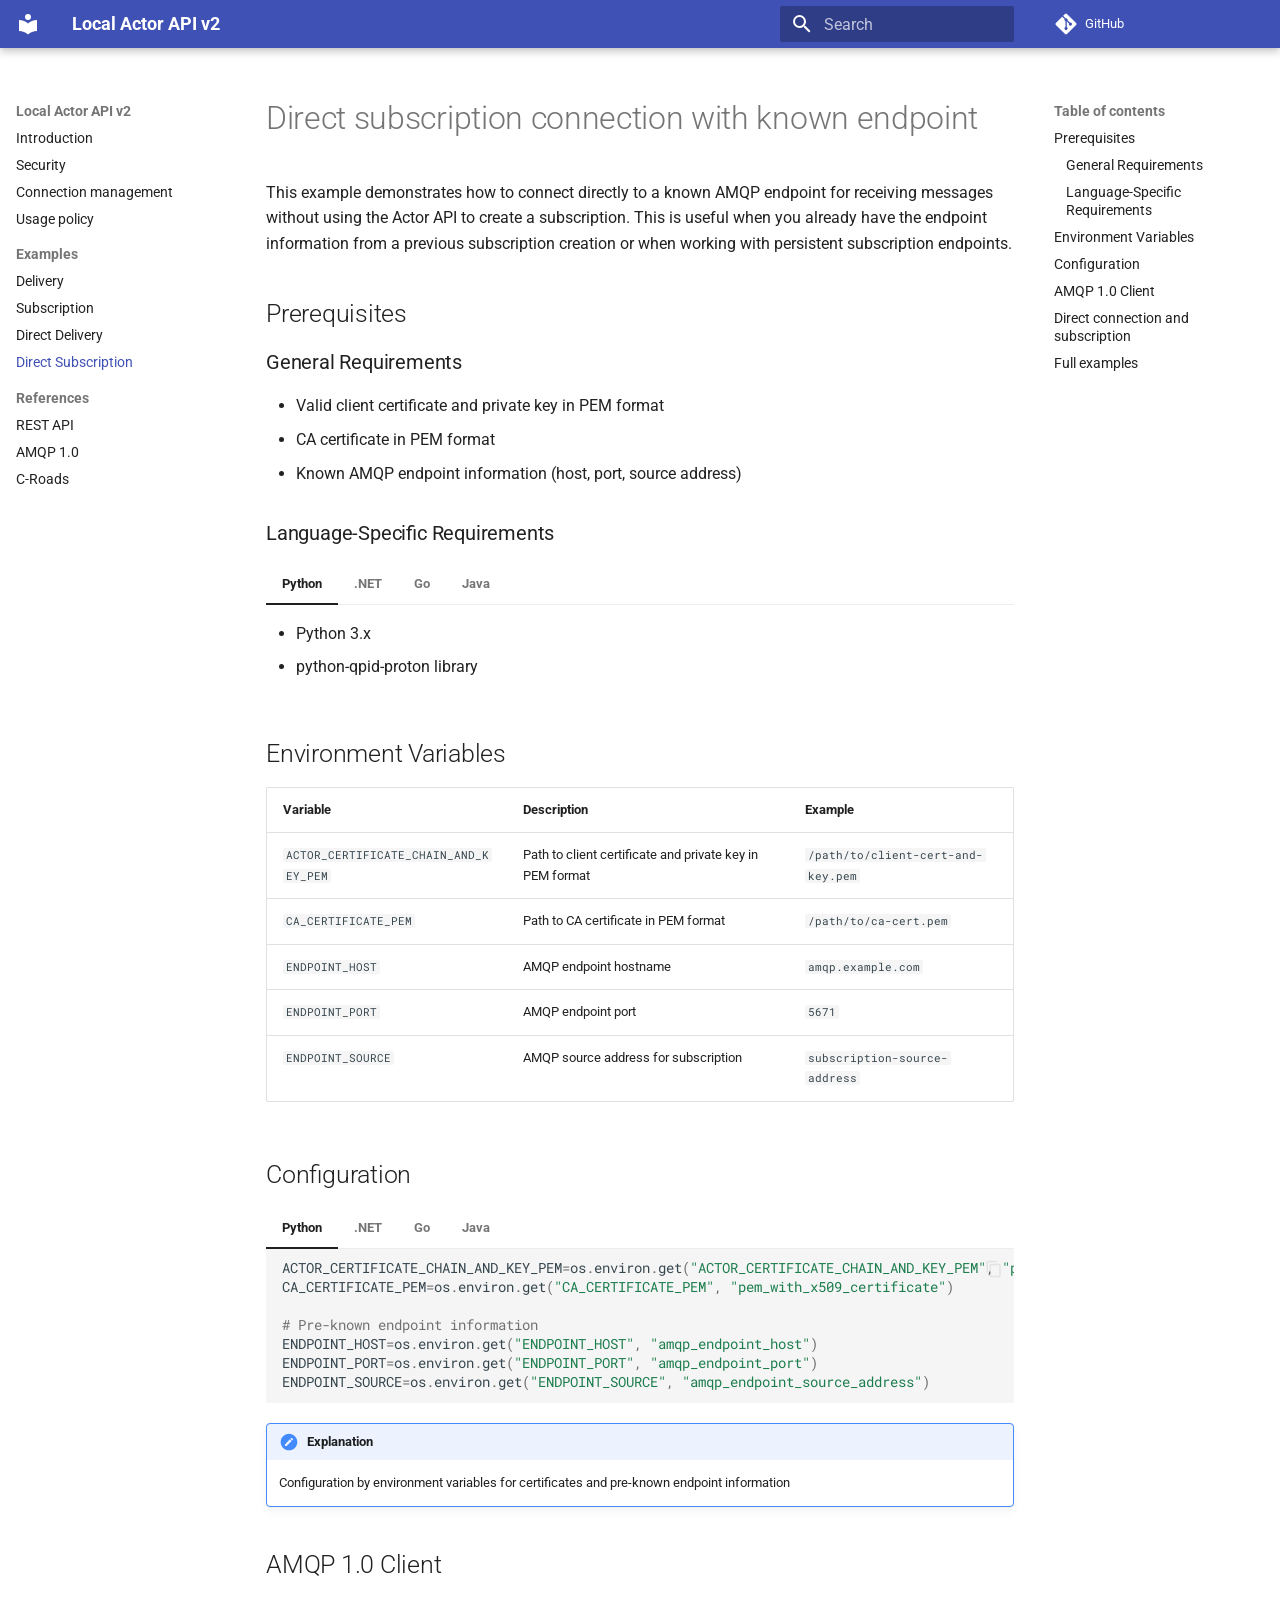
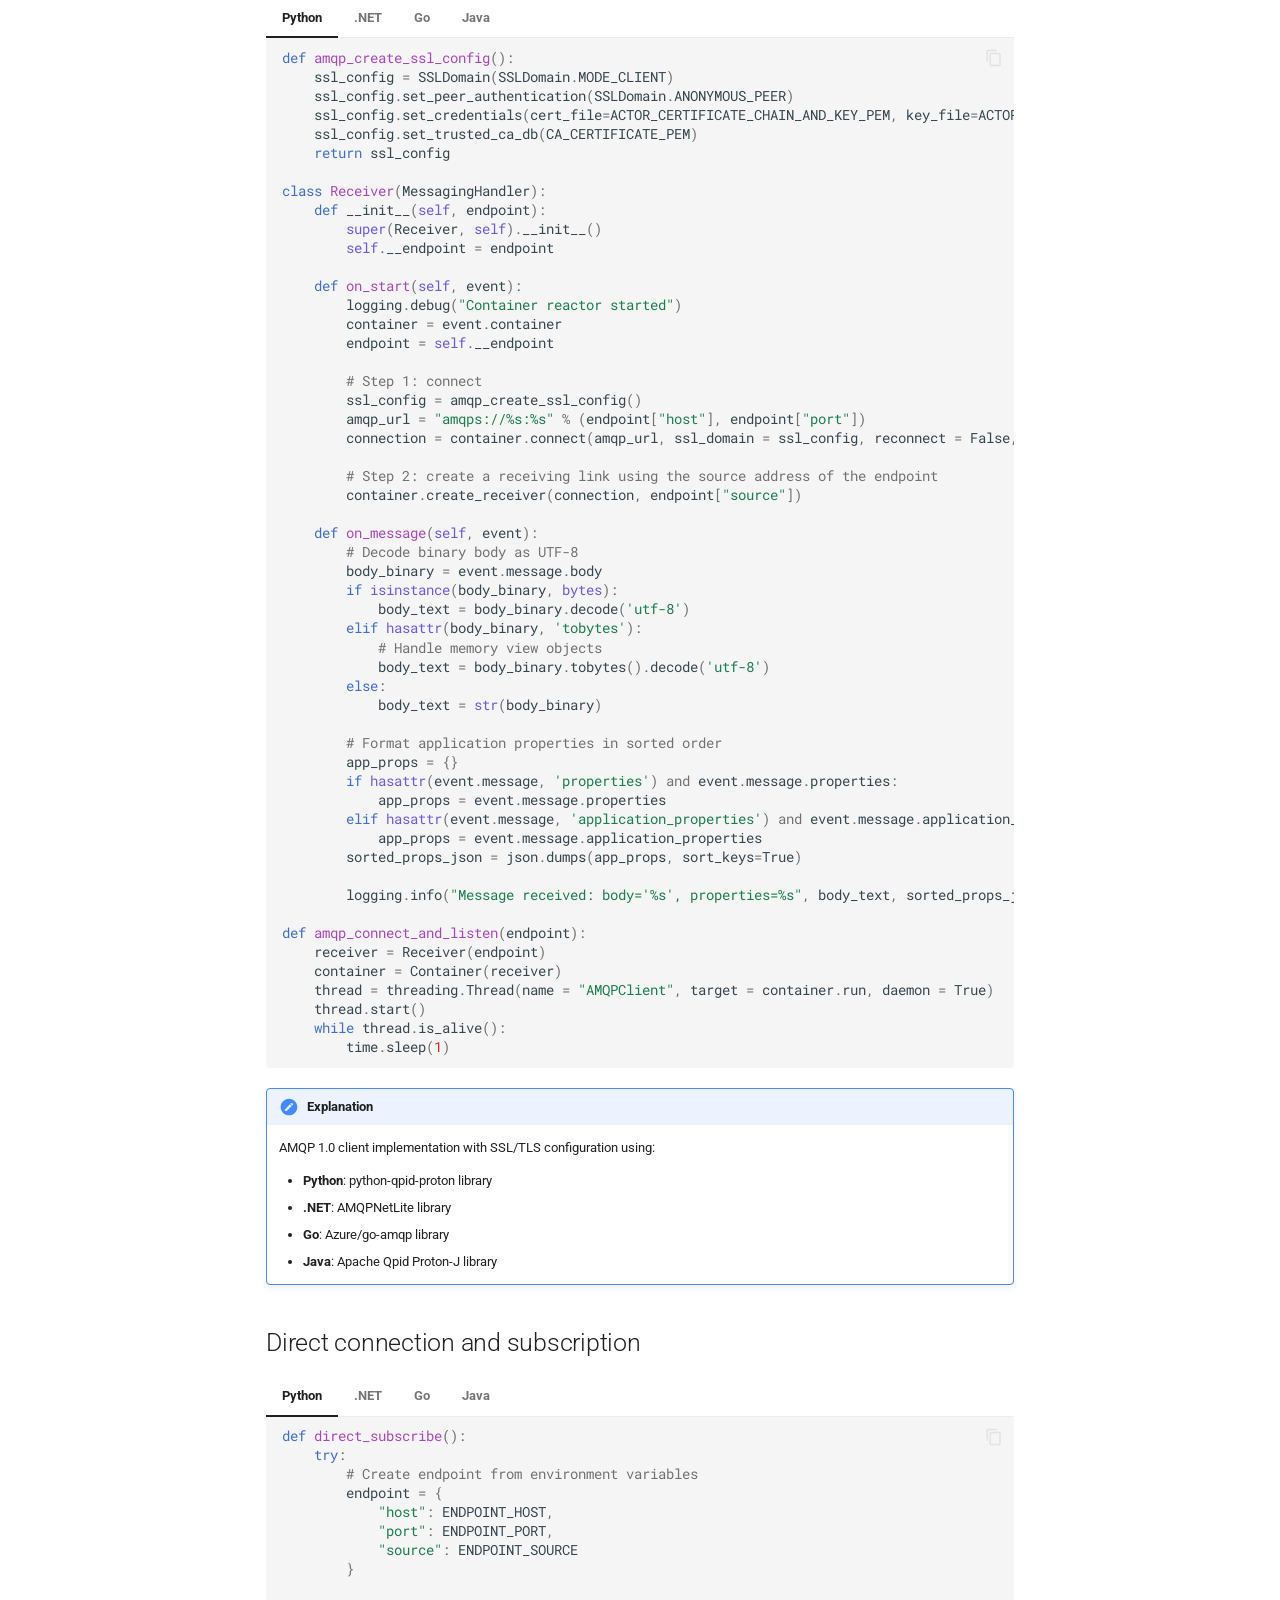
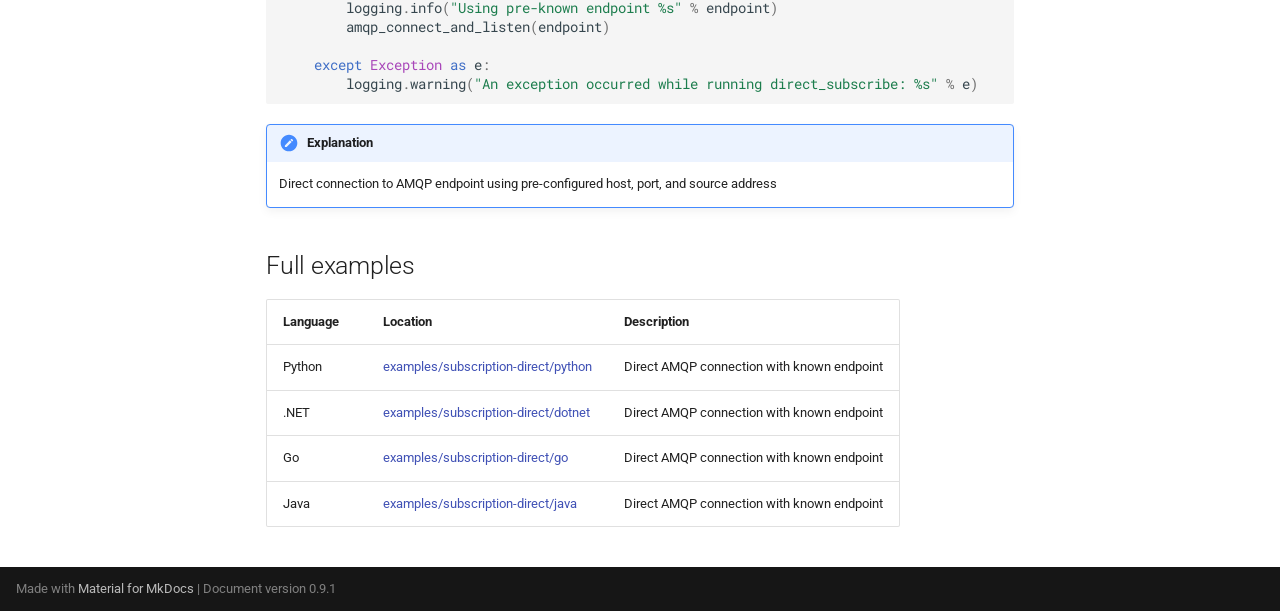
<file: examples/subscription-direct/index.html>
<!doctype html>
<html lang="en" class="no-js">
  <head>
    
      <meta charset="utf-8">
      <meta name="viewport" content="width=device-width,initial-scale=1">
      
      
      
        <link rel="canonical" href="https://monotch-support.github.io/local-actor-api-v2/examples/subscription-direct/">
      
      
        <link rel="prev" href="../delivery-direct/">
      
      
        <link rel="next" href="../../openapi/">
      
      
      <link rel="icon" href="../../assets/images/favicon.png">
      <meta name="generator" content="mkdocs-1.6.1, mkdocs-material-9.6.15">
    
    
      
        <title>Direct Subscription - Local Actor API v2</title>
      
    
    
      <link rel="stylesheet" href="../../assets/stylesheets/main.342714a4.min.css">
      
      


    
    
      
    
    
      
        
        
        <link rel="preconnect" href="https://fonts.gstatic.com" crossorigin>
        <link rel="stylesheet" href="https://fonts.googleapis.com/css?family=Roboto:300,300i,400,400i,700,700i%7CRoboto+Mono:400,400i,700,700i&display=fallback">
        <style>:root{--md-text-font:"Roboto";--md-code-font:"Roboto Mono"}</style>
      
    
    
      <link rel="stylesheet" href="../../stylesheets/width.css">
    
      <link rel="stylesheet" href="../../stylesheets/neoteroi-css-v1.1.2.css">
    
    <script>__md_scope=new URL("../..",location),__md_hash=e=>[...e].reduce(((e,_)=>(e<<5)-e+_.charCodeAt(0)),0),__md_get=(e,_=localStorage,t=__md_scope)=>JSON.parse(_.getItem(t.pathname+"."+e)),__md_set=(e,_,t=localStorage,a=__md_scope)=>{try{t.setItem(a.pathname+"."+e,JSON.stringify(_))}catch(e){}}</script>
    
      

    
    
    
  </head>
  
  
    <body dir="ltr">
  
    
    <input class="md-toggle" data-md-toggle="drawer" type="checkbox" id="__drawer" autocomplete="off">
    <input class="md-toggle" data-md-toggle="search" type="checkbox" id="__search" autocomplete="off">
    <label class="md-overlay" for="__drawer"></label>
    <div data-md-component="skip">
      
        
        <a href="#direct-subscription-connection-with-known-endpoint" class="md-skip">
          Skip to content
        </a>
      
    </div>
    <div data-md-component="announce">
      
    </div>
    
      <div data-md-color-scheme="default" data-md-component="outdated" hidden>
        
      </div>
    
    
      

  

<header class="md-header md-header--shadow" data-md-component="header">
  <nav class="md-header__inner md-grid" aria-label="Header">
    <a href="../.." title="Local Actor API v2" class="md-header__button md-logo" aria-label="Local Actor API v2" data-md-component="logo">
      
  
  <svg xmlns="http://www.w3.org/2000/svg" viewBox="0 0 24 24"><path d="M12 8a3 3 0 0 0 3-3 3 3 0 0 0-3-3 3 3 0 0 0-3 3 3 3 0 0 0 3 3m0 3.54C9.64 9.35 6.5 8 3 8v11c3.5 0 6.64 1.35 9 3.54 2.36-2.19 5.5-3.54 9-3.54V8c-3.5 0-6.64 1.35-9 3.54"/></svg>

    </a>
    <label class="md-header__button md-icon" for="__drawer">
      
      <svg xmlns="http://www.w3.org/2000/svg" viewBox="0 0 24 24"><path d="M3 6h18v2H3zm0 5h18v2H3zm0 5h18v2H3z"/></svg>
    </label>
    <div class="md-header__title" data-md-component="header-title">
      <div class="md-header__ellipsis">
        <div class="md-header__topic">
          <span class="md-ellipsis">
            Local Actor API v2
          </span>
        </div>
        <div class="md-header__topic" data-md-component="header-topic">
          <span class="md-ellipsis">
            
              Direct Subscription
            
          </span>
        </div>
      </div>
    </div>
    
    
      <script>var palette=__md_get("__palette");if(palette&&palette.color){if("(prefers-color-scheme)"===palette.color.media){var media=matchMedia("(prefers-color-scheme: light)"),input=document.querySelector(media.matches?"[data-md-color-media='(prefers-color-scheme: light)']":"[data-md-color-media='(prefers-color-scheme: dark)']");palette.color.media=input.getAttribute("data-md-color-media"),palette.color.scheme=input.getAttribute("data-md-color-scheme"),palette.color.primary=input.getAttribute("data-md-color-primary"),palette.color.accent=input.getAttribute("data-md-color-accent")}for(var[key,value]of Object.entries(palette.color))document.body.setAttribute("data-md-color-"+key,value)}</script>
    
    
    
      
      
        <label class="md-header__button md-icon" for="__search">
          
          <svg xmlns="http://www.w3.org/2000/svg" viewBox="0 0 24 24"><path d="M9.5 3A6.5 6.5 0 0 1 16 9.5c0 1.61-.59 3.09-1.56 4.23l.27.27h.79l5 5-1.5 1.5-5-5v-.79l-.27-.27A6.52 6.52 0 0 1 9.5 16 6.5 6.5 0 0 1 3 9.5 6.5 6.5 0 0 1 9.5 3m0 2C7 5 5 7 5 9.5S7 14 9.5 14 14 12 14 9.5 12 5 9.5 5"/></svg>
        </label>
        <div class="md-search" data-md-component="search" role="dialog">
  <label class="md-search__overlay" for="__search"></label>
  <div class="md-search__inner" role="search">
    <form class="md-search__form" name="search">
      <input type="text" class="md-search__input" name="query" aria-label="Search" placeholder="Search" autocapitalize="off" autocorrect="off" autocomplete="off" spellcheck="false" data-md-component="search-query" required>
      <label class="md-search__icon md-icon" for="__search">
        
        <svg xmlns="http://www.w3.org/2000/svg" viewBox="0 0 24 24"><path d="M9.5 3A6.5 6.5 0 0 1 16 9.5c0 1.61-.59 3.09-1.56 4.23l.27.27h.79l5 5-1.5 1.5-5-5v-.79l-.27-.27A6.52 6.52 0 0 1 9.5 16 6.5 6.5 0 0 1 3 9.5 6.5 6.5 0 0 1 9.5 3m0 2C7 5 5 7 5 9.5S7 14 9.5 14 14 12 14 9.5 12 5 9.5 5"/></svg>
        
        <svg xmlns="http://www.w3.org/2000/svg" viewBox="0 0 24 24"><path d="M20 11v2H8l5.5 5.5-1.42 1.42L4.16 12l7.92-7.92L13.5 5.5 8 11z"/></svg>
      </label>
      <nav class="md-search__options" aria-label="Search">
        
        <button type="reset" class="md-search__icon md-icon" title="Clear" aria-label="Clear" tabindex="-1">
          
          <svg xmlns="http://www.w3.org/2000/svg" viewBox="0 0 24 24"><path d="M19 6.41 17.59 5 12 10.59 6.41 5 5 6.41 10.59 12 5 17.59 6.41 19 12 13.41 17.59 19 19 17.59 13.41 12z"/></svg>
        </button>
      </nav>
      
    </form>
    <div class="md-search__output">
      <div class="md-search__scrollwrap" tabindex="0" data-md-scrollfix>
        <div class="md-search-result" data-md-component="search-result">
          <div class="md-search-result__meta">
            Initializing search
          </div>
          <ol class="md-search-result__list" role="presentation"></ol>
        </div>
      </div>
    </div>
  </div>
</div>
      
    
    
      <div class="md-header__source">
        <a href="https://github.com/monotch-support/local-actor-api-v2" title="Go to repository" class="md-source" data-md-component="source">
  <div class="md-source__icon md-icon">
    
    <svg xmlns="http://www.w3.org/2000/svg" viewBox="0 0 448 512"><!--! Font Awesome Free 6.7.2 by @fontawesome - https://fontawesome.com License - https://fontawesome.com/license/free (Icons: CC BY 4.0, Fonts: SIL OFL 1.1, Code: MIT License) Copyright 2024 Fonticons, Inc.--><path d="M439.55 236.05 244 40.45a28.87 28.87 0 0 0-40.81 0l-40.66 40.63 51.52 51.52c27.06-9.14 52.68 16.77 43.39 43.68l49.66 49.66c34.23-11.8 61.18 31 35.47 56.69-26.49 26.49-70.21-2.87-56-37.34L240.22 199v121.85c25.3 12.54 22.26 41.85 9.08 55a34.34 34.34 0 0 1-48.55 0c-17.57-17.6-11.07-46.91 11.25-56v-123c-20.8-8.51-24.6-30.74-18.64-45L142.57 101 8.45 235.14a28.86 28.86 0 0 0 0 40.81l195.61 195.6a28.86 28.86 0 0 0 40.8 0l194.69-194.69a28.86 28.86 0 0 0 0-40.81"/></svg>
  </div>
  <div class="md-source__repository">
    GitHub
  </div>
</a>
      </div>
    
  </nav>
  
</header>
    
    <div class="md-container" data-md-component="container">
      
      
        
          
        
      
      <main class="md-main" data-md-component="main">
        <div class="md-main__inner md-grid">
          
            
              
              <div class="md-sidebar md-sidebar--primary" data-md-component="sidebar" data-md-type="navigation" >
                <div class="md-sidebar__scrollwrap">
                  <div class="md-sidebar__inner">
                    



<nav class="md-nav md-nav--primary" aria-label="Navigation" data-md-level="0">
  <label class="md-nav__title" for="__drawer">
    <a href="../.." title="Local Actor API v2" class="md-nav__button md-logo" aria-label="Local Actor API v2" data-md-component="logo">
      
  
  <svg xmlns="http://www.w3.org/2000/svg" viewBox="0 0 24 24"><path d="M12 8a3 3 0 0 0 3-3 3 3 0 0 0-3-3 3 3 0 0 0-3 3 3 3 0 0 0 3 3m0 3.54C9.64 9.35 6.5 8 3 8v11c3.5 0 6.64 1.35 9 3.54 2.36-2.19 5.5-3.54 9-3.54V8c-3.5 0-6.64 1.35-9 3.54"/></svg>

    </a>
    Local Actor API v2
  </label>
  
    <div class="md-nav__source">
      <a href="https://github.com/monotch-support/local-actor-api-v2" title="Go to repository" class="md-source" data-md-component="source">
  <div class="md-source__icon md-icon">
    
    <svg xmlns="http://www.w3.org/2000/svg" viewBox="0 0 448 512"><!--! Font Awesome Free 6.7.2 by @fontawesome - https://fontawesome.com License - https://fontawesome.com/license/free (Icons: CC BY 4.0, Fonts: SIL OFL 1.1, Code: MIT License) Copyright 2024 Fonticons, Inc.--><path d="M439.55 236.05 244 40.45a28.87 28.87 0 0 0-40.81 0l-40.66 40.63 51.52 51.52c27.06-9.14 52.68 16.77 43.39 43.68l49.66 49.66c34.23-11.8 61.18 31 35.47 56.69-26.49 26.49-70.21-2.87-56-37.34L240.22 199v121.85c25.3 12.54 22.26 41.85 9.08 55a34.34 34.34 0 0 1-48.55 0c-17.57-17.6-11.07-46.91 11.25-56v-123c-20.8-8.51-24.6-30.74-18.64-45L142.57 101 8.45 235.14a28.86 28.86 0 0 0 0 40.81l195.61 195.6a28.86 28.86 0 0 0 40.8 0l194.69-194.69a28.86 28.86 0 0 0 0-40.81"/></svg>
  </div>
  <div class="md-source__repository">
    GitHub
  </div>
</a>
    </div>
  
  <ul class="md-nav__list" data-md-scrollfix>
    
      
      
  
  
  
  
    <li class="md-nav__item">
      <a href="../.." class="md-nav__link">
        
  
  
  <span class="md-ellipsis">
    Introduction
    
  </span>
  

      </a>
    </li>
  

    
      
      
  
  
  
  
    <li class="md-nav__item">
      <a href="../../security/" class="md-nav__link">
        
  
  
  <span class="md-ellipsis">
    Security
    
  </span>
  

      </a>
    </li>
  

    
      
      
  
  
  
  
    <li class="md-nav__item">
      <a href="../../connection-management/" class="md-nav__link">
        
  
  
  <span class="md-ellipsis">
    Connection management
    
  </span>
  

      </a>
    </li>
  

    
      
      
  
  
  
  
    <li class="md-nav__item">
      <a href="../../usage-policy/" class="md-nav__link">
        
  
  
  <span class="md-ellipsis">
    Usage policy
    
  </span>
  

      </a>
    </li>
  

    
      
      
  
  
    
  
  
  
    
    
    
    
      
        
        
      
    
    
    <li class="md-nav__item md-nav__item--active md-nav__item--section md-nav__item--nested">
      
        
        
        <input class="md-nav__toggle md-toggle " type="checkbox" id="__nav_5" checked>
        
          
          <label class="md-nav__link" for="__nav_5" id="__nav_5_label" tabindex="">
            
  
  
  <span class="md-ellipsis">
    Examples
    
  </span>
  

            <span class="md-nav__icon md-icon"></span>
          </label>
        
        <nav class="md-nav" data-md-level="1" aria-labelledby="__nav_5_label" aria-expanded="true">
          <label class="md-nav__title" for="__nav_5">
            <span class="md-nav__icon md-icon"></span>
            Examples
          </label>
          <ul class="md-nav__list" data-md-scrollfix>
            
              
                
  
  
  
  
    <li class="md-nav__item">
      <a href="../delivery/" class="md-nav__link">
        
  
  
  <span class="md-ellipsis">
    Delivery
    
  </span>
  

      </a>
    </li>
  

              
            
              
                
  
  
  
  
    <li class="md-nav__item">
      <a href="../subscription/" class="md-nav__link">
        
  
  
  <span class="md-ellipsis">
    Subscription
    
  </span>
  

      </a>
    </li>
  

              
            
              
                
  
  
  
  
    <li class="md-nav__item">
      <a href="../delivery-direct/" class="md-nav__link">
        
  
  
  <span class="md-ellipsis">
    Direct Delivery
    
  </span>
  

      </a>
    </li>
  

              
            
              
                
  
  
    
  
  
  
    <li class="md-nav__item md-nav__item--active">
      
      <input class="md-nav__toggle md-toggle" type="checkbox" id="__toc">
      
      
        
      
      
        <label class="md-nav__link md-nav__link--active" for="__toc">
          
  
  
  <span class="md-ellipsis">
    Direct Subscription
    
  </span>
  

          <span class="md-nav__icon md-icon"></span>
        </label>
      
      <a href="./" class="md-nav__link md-nav__link--active">
        
  
  
  <span class="md-ellipsis">
    Direct Subscription
    
  </span>
  

      </a>
      
        

<nav class="md-nav md-nav--secondary" aria-label="Table of contents">
  
  
  
    
  
  
    <label class="md-nav__title" for="__toc">
      <span class="md-nav__icon md-icon"></span>
      Table of contents
    </label>
    <ul class="md-nav__list" data-md-component="toc" data-md-scrollfix>
      
        <li class="md-nav__item">
  <a href="#prerequisites" class="md-nav__link">
    <span class="md-ellipsis">
      Prerequisites
    </span>
  </a>
  
    <nav class="md-nav" aria-label="Prerequisites">
      <ul class="md-nav__list">
        
          <li class="md-nav__item">
  <a href="#general-requirements" class="md-nav__link">
    <span class="md-ellipsis">
      General Requirements
    </span>
  </a>
  
</li>
        
          <li class="md-nav__item">
  <a href="#language-specific-requirements" class="md-nav__link">
    <span class="md-ellipsis">
      Language-Specific Requirements
    </span>
  </a>
  
</li>
        
      </ul>
    </nav>
  
</li>
      
        <li class="md-nav__item">
  <a href="#environment-variables" class="md-nav__link">
    <span class="md-ellipsis">
      Environment Variables
    </span>
  </a>
  
</li>
      
        <li class="md-nav__item">
  <a href="#configuration" class="md-nav__link">
    <span class="md-ellipsis">
      Configuration
    </span>
  </a>
  
</li>
      
        <li class="md-nav__item">
  <a href="#amqp-10-client" class="md-nav__link">
    <span class="md-ellipsis">
      AMQP 1.0 Client
    </span>
  </a>
  
</li>
      
        <li class="md-nav__item">
  <a href="#direct-connection-and-subscription" class="md-nav__link">
    <span class="md-ellipsis">
      Direct connection and subscription
    </span>
  </a>
  
</li>
      
        <li class="md-nav__item">
  <a href="#full-examples" class="md-nav__link">
    <span class="md-ellipsis">
      Full examples
    </span>
  </a>
  
</li>
      
    </ul>
  
</nav>
      
    </li>
  

              
            
          </ul>
        </nav>
      
    </li>
  

    
      
      
  
  
  
  
    
    
    
    
      
        
        
      
    
    
    <li class="md-nav__item md-nav__item--section md-nav__item--nested">
      
        
        
        <input class="md-nav__toggle md-toggle " type="checkbox" id="__nav_6" >
        
          
          <label class="md-nav__link" for="__nav_6" id="__nav_6_label" tabindex="">
            
  
  
  <span class="md-ellipsis">
    References
    
  </span>
  

            <span class="md-nav__icon md-icon"></span>
          </label>
        
        <nav class="md-nav" data-md-level="1" aria-labelledby="__nav_6_label" aria-expanded="false">
          <label class="md-nav__title" for="__nav_6">
            <span class="md-nav__icon md-icon"></span>
            References
          </label>
          <ul class="md-nav__list" data-md-scrollfix>
            
              
                
  
  
  
  
    <li class="md-nav__item">
      <a href="../../openapi/" class="md-nav__link">
        
  
  
  <span class="md-ellipsis">
    REST API
    
  </span>
  

      </a>
    </li>
  

              
            
              
                
  
  
  
  
    <li class="md-nav__item">
      <a href="../../amqp/" class="md-nav__link">
        
  
  
  <span class="md-ellipsis">
    AMQP 1.0
    
  </span>
  

      </a>
    </li>
  

              
            
              
                
  
  
  
  
    <li class="md-nav__item">
      <a href="../../c-roads/" class="md-nav__link">
        
  
  
  <span class="md-ellipsis">
    C-Roads
    
  </span>
  

      </a>
    </li>
  

              
            
          </ul>
        </nav>
      
    </li>
  

    
  </ul>
</nav>
                  </div>
                </div>
              </div>
            
            
              
              <div class="md-sidebar md-sidebar--secondary" data-md-component="sidebar" data-md-type="toc" >
                <div class="md-sidebar__scrollwrap">
                  <div class="md-sidebar__inner">
                    

<nav class="md-nav md-nav--secondary" aria-label="Table of contents">
  
  
  
    
  
  
    <label class="md-nav__title" for="__toc">
      <span class="md-nav__icon md-icon"></span>
      Table of contents
    </label>
    <ul class="md-nav__list" data-md-component="toc" data-md-scrollfix>
      
        <li class="md-nav__item">
  <a href="#prerequisites" class="md-nav__link">
    <span class="md-ellipsis">
      Prerequisites
    </span>
  </a>
  
    <nav class="md-nav" aria-label="Prerequisites">
      <ul class="md-nav__list">
        
          <li class="md-nav__item">
  <a href="#general-requirements" class="md-nav__link">
    <span class="md-ellipsis">
      General Requirements
    </span>
  </a>
  
</li>
        
          <li class="md-nav__item">
  <a href="#language-specific-requirements" class="md-nav__link">
    <span class="md-ellipsis">
      Language-Specific Requirements
    </span>
  </a>
  
</li>
        
      </ul>
    </nav>
  
</li>
      
        <li class="md-nav__item">
  <a href="#environment-variables" class="md-nav__link">
    <span class="md-ellipsis">
      Environment Variables
    </span>
  </a>
  
</li>
      
        <li class="md-nav__item">
  <a href="#configuration" class="md-nav__link">
    <span class="md-ellipsis">
      Configuration
    </span>
  </a>
  
</li>
      
        <li class="md-nav__item">
  <a href="#amqp-10-client" class="md-nav__link">
    <span class="md-ellipsis">
      AMQP 1.0 Client
    </span>
  </a>
  
</li>
      
        <li class="md-nav__item">
  <a href="#direct-connection-and-subscription" class="md-nav__link">
    <span class="md-ellipsis">
      Direct connection and subscription
    </span>
  </a>
  
</li>
      
        <li class="md-nav__item">
  <a href="#full-examples" class="md-nav__link">
    <span class="md-ellipsis">
      Full examples
    </span>
  </a>
  
</li>
      
    </ul>
  
</nav>
                  </div>
                </div>
              </div>
            
          
          
            <div class="md-content" data-md-component="content">
              <article class="md-content__inner md-typeset">
                
                  


  
  


<h1 id="direct-subscription-connection-with-known-endpoint">Direct subscription connection with known endpoint</h1>
<p>This example demonstrates how to connect directly to a known AMQP endpoint for receiving messages without using the Actor API to create a subscription. This is useful when you already have the endpoint information from a previous subscription creation or when working with persistent subscription endpoints.</p>
<h2 id="prerequisites">Prerequisites</h2>
<h3 id="general-requirements">General Requirements</h3>
<ul>
<li>Valid client certificate and private key in PEM format</li>
<li>CA certificate in PEM format</li>
<li>Known AMQP endpoint information (host, port, source address)</li>
</ul>
<h3 id="language-specific-requirements">Language-Specific Requirements</h3>
<div class="tabbed-set tabbed-alternate" data-tabs="1:4"><input checked="checked" id="__tabbed_1_1" name="__tabbed_1" type="radio" /><input id="__tabbed_1_2" name="__tabbed_1" type="radio" /><input id="__tabbed_1_3" name="__tabbed_1" type="radio" /><input id="__tabbed_1_4" name="__tabbed_1" type="radio" /><div class="tabbed-labels"><label for="__tabbed_1_1">Python</label><label for="__tabbed_1_2">.NET</label><label for="__tabbed_1_3">Go</label><label for="__tabbed_1_4">Java</label></div>
<div class="tabbed-content">
<div class="tabbed-block">
<ul>
<li>Python 3.x</li>
<li>python-qpid-proton library</li>
</ul>
</div>
<div class="tabbed-block">
<ul>
<li>.NET 6.0 or later</li>
<li>AMQPNetLite NuGet package</li>
</ul>
</div>
<div class="tabbed-block">
<ul>
<li>Go 1.18 or later</li>
<li>github.com/Azure/go-amqp package</li>
</ul>
</div>
<div class="tabbed-block">
<ul>
<li>Java 11 or later</li>
<li>Apache Qpid Proton-J library</li>
</ul>
</div>
</div>
</div>
<h2 id="environment-variables">Environment Variables</h2>
<table>
<thead>
<tr>
<th>Variable</th>
<th>Description</th>
<th>Example</th>
</tr>
</thead>
<tbody>
<tr>
<td><code>ACTOR_CERTIFICATE_CHAIN_AND_KEY_PEM</code></td>
<td>Path to client certificate and private key in PEM format</td>
<td><code>/path/to/client-cert-and-key.pem</code></td>
</tr>
<tr>
<td><code>CA_CERTIFICATE_PEM</code></td>
<td>Path to CA certificate in PEM format</td>
<td><code>/path/to/ca-cert.pem</code></td>
</tr>
<tr>
<td><code>ENDPOINT_HOST</code></td>
<td>AMQP endpoint hostname</td>
<td><code>amqp.example.com</code></td>
</tr>
<tr>
<td><code>ENDPOINT_PORT</code></td>
<td>AMQP endpoint port</td>
<td><code>5671</code></td>
</tr>
<tr>
<td><code>ENDPOINT_SOURCE</code></td>
<td>AMQP source address for subscription</td>
<td><code>subscription-source-address</code></td>
</tr>
</tbody>
</table>
<h2 id="configuration">Configuration</h2>
<div class="tabbed-set tabbed-alternate" data-tabs="2:4"><input checked="checked" id="__tabbed_2_1" name="__tabbed_2" type="radio" /><input id="__tabbed_2_2" name="__tabbed_2" type="radio" /><input id="__tabbed_2_3" name="__tabbed_2" type="radio" /><input id="__tabbed_2_4" name="__tabbed_2" type="radio" /><div class="tabbed-labels"><label for="__tabbed_2_1">Python</label><label for="__tabbed_2_2">.NET</label><label for="__tabbed_2_3">Go</label><label for="__tabbed_2_4">Java</label></div>
<div class="tabbed-content">
<div class="tabbed-block">
<div class="highlight"><pre><span></span><code><span class="n">ACTOR_CERTIFICATE_CHAIN_AND_KEY_PEM</span><span class="o">=</span><span class="n">os</span><span class="o">.</span><span class="n">environ</span><span class="o">.</span><span class="n">get</span><span class="p">(</span><span class="s2">&quot;ACTOR_CERTIFICATE_CHAIN_AND_KEY_PEM&quot;</span><span class="p">,</span> <span class="s2">&quot;pem_with_x509_certificate_chain_and_private_key&quot;</span><span class="p">)</span>
<span class="n">CA_CERTIFICATE_PEM</span><span class="o">=</span><span class="n">os</span><span class="o">.</span><span class="n">environ</span><span class="o">.</span><span class="n">get</span><span class="p">(</span><span class="s2">&quot;CA_CERTIFICATE_PEM&quot;</span><span class="p">,</span> <span class="s2">&quot;pem_with_x509_certificate&quot;</span><span class="p">)</span>

<span class="c1"># Pre-known endpoint information</span>
<span class="n">ENDPOINT_HOST</span><span class="o">=</span><span class="n">os</span><span class="o">.</span><span class="n">environ</span><span class="o">.</span><span class="n">get</span><span class="p">(</span><span class="s2">&quot;ENDPOINT_HOST&quot;</span><span class="p">,</span> <span class="s2">&quot;amqp_endpoint_host&quot;</span><span class="p">)</span>
<span class="n">ENDPOINT_PORT</span><span class="o">=</span><span class="n">os</span><span class="o">.</span><span class="n">environ</span><span class="o">.</span><span class="n">get</span><span class="p">(</span><span class="s2">&quot;ENDPOINT_PORT&quot;</span><span class="p">,</span> <span class="s2">&quot;amqp_endpoint_port&quot;</span><span class="p">)</span>
<span class="n">ENDPOINT_SOURCE</span><span class="o">=</span><span class="n">os</span><span class="o">.</span><span class="n">environ</span><span class="o">.</span><span class="n">get</span><span class="p">(</span><span class="s2">&quot;ENDPOINT_SOURCE&quot;</span><span class="p">,</span> <span class="s2">&quot;amqp_endpoint_source_address&quot;</span><span class="p">)</span>
</code></pre></div>
</div>
<div class="tabbed-block">
<div class="highlight"><pre><span></span><code><span class="w">    </span><span class="k">private</span><span class="w"> </span><span class="k">static</span><span class="w"> </span><span class="k">readonly</span><span class="w"> </span><span class="kt">string</span><span class="w"> </span><span class="n">ACTOR_CERTIFICATE_CHAIN_AND_KEY_PEM</span><span class="w"> </span><span class="o">=</span><span class="w"> </span><span class="n">Environment</span><span class="p">.</span><span class="n">GetEnvironmentVariable</span><span class="p">(</span><span class="s">&quot;ACTOR_CERTIFICATE_CHAIN_AND_KEY_PEM&quot;</span><span class="p">)</span><span class="w"> </span><span class="o">??</span><span class="w"> </span><span class="s">&quot;pem_with_x509_certificate_chain_and_private_key&quot;</span><span class="p">;</span>
<span class="w">    </span><span class="k">private</span><span class="w"> </span><span class="k">static</span><span class="w"> </span><span class="k">readonly</span><span class="w"> </span><span class="kt">string</span><span class="w"> </span><span class="n">CA_CERTIFICATE_PEM</span><span class="w"> </span><span class="o">=</span><span class="w"> </span><span class="n">Environment</span><span class="p">.</span><span class="n">GetEnvironmentVariable</span><span class="p">(</span><span class="s">&quot;CA_CERTIFICATE_PEM&quot;</span><span class="p">)</span><span class="w"> </span><span class="o">??</span><span class="w"> </span><span class="s">&quot;pem_with_x509_certificate&quot;</span><span class="p">;</span>

<span class="w">    </span><span class="c1">// Pre-known endpoint information</span>
<span class="w">    </span><span class="k">private</span><span class="w"> </span><span class="k">static</span><span class="w"> </span><span class="k">readonly</span><span class="w"> </span><span class="kt">string</span><span class="w"> </span><span class="n">ENDPOINT_HOST</span><span class="w"> </span><span class="o">=</span><span class="w"> </span><span class="n">Environment</span><span class="p">.</span><span class="n">GetEnvironmentVariable</span><span class="p">(</span><span class="s">&quot;ENDPOINT_HOST&quot;</span><span class="p">)</span><span class="w"> </span><span class="o">??</span><span class="w"> </span><span class="s">&quot;amqp_endpoint_host&quot;</span><span class="p">;</span>
<span class="w">    </span><span class="k">private</span><span class="w"> </span><span class="k">static</span><span class="w"> </span><span class="k">readonly</span><span class="w"> </span><span class="kt">string</span><span class="w"> </span><span class="n">ENDPOINT_PORT</span><span class="w"> </span><span class="o">=</span><span class="w"> </span><span class="n">Environment</span><span class="p">.</span><span class="n">GetEnvironmentVariable</span><span class="p">(</span><span class="s">&quot;ENDPOINT_PORT&quot;</span><span class="p">)</span><span class="w"> </span><span class="o">??</span><span class="w"> </span><span class="s">&quot;amqp_endpoint_port&quot;</span><span class="p">;</span>
<span class="w">    </span><span class="k">private</span><span class="w"> </span><span class="k">static</span><span class="w"> </span><span class="k">readonly</span><span class="w"> </span><span class="kt">string</span><span class="w"> </span><span class="n">ENDPOINT_SOURCE</span><span class="w"> </span><span class="o">=</span><span class="w"> </span><span class="n">Environment</span><span class="p">.</span><span class="n">GetEnvironmentVariable</span><span class="p">(</span><span class="s">&quot;ENDPOINT_SOURCE&quot;</span><span class="p">)</span><span class="w"> </span><span class="o">??</span><span class="w"> </span><span class="s">&quot;amqp_endpoint_source_address&quot;</span><span class="p">;</span>
</code></pre></div>
</div>
<div class="tabbed-block">
<div class="highlight"><pre><span></span><code><span class="kd">var</span><span class="w"> </span><span class="p">(</span>
<span class="w">    </span><span class="nx">ACTOR_CERTIFICATE_CHAIN_AND_KEY_PEM</span><span class="w"> </span><span class="p">=</span><span class="w"> </span><span class="nx">getEnv</span><span class="p">(</span><span class="s">&quot;ACTOR_CERTIFICATE_CHAIN_AND_KEY_PEM&quot;</span><span class="p">,</span><span class="w"> </span><span class="s">&quot;pem_with_x509_certificate_chain_and_private_key&quot;</span><span class="p">)</span>
<span class="w">    </span><span class="nx">CA_CERTIFICATE_PEM</span><span class="w">                  </span><span class="p">=</span><span class="w"> </span><span class="nx">getEnv</span><span class="p">(</span><span class="s">&quot;CA_CERTIFICATE_PEM&quot;</span><span class="p">,</span><span class="w"> </span><span class="s">&quot;pem_with_x509_certificate&quot;</span><span class="p">)</span>

<span class="w">    </span><span class="c1">// Pre-known endpoint information</span>
<span class="w">    </span><span class="nx">ENDPOINT_HOST</span><span class="w">   </span><span class="p">=</span><span class="w"> </span><span class="nx">getEnv</span><span class="p">(</span><span class="s">&quot;ENDPOINT_HOST&quot;</span><span class="p">,</span><span class="w"> </span><span class="s">&quot;amqp_endpoint_host&quot;</span><span class="p">)</span>
<span class="w">    </span><span class="nx">ENDPOINT_PORT</span><span class="w">   </span><span class="p">=</span><span class="w"> </span><span class="nx">getEnv</span><span class="p">(</span><span class="s">&quot;ENDPOINT_PORT&quot;</span><span class="p">,</span><span class="w"> </span><span class="s">&quot;amqp_endpoint_port&quot;</span><span class="p">)</span>
<span class="w">    </span><span class="nx">ENDPOINT_SOURCE</span><span class="w"> </span><span class="p">=</span><span class="w"> </span><span class="nx">getEnv</span><span class="p">(</span><span class="s">&quot;ENDPOINT_SOURCE&quot;</span><span class="p">,</span><span class="w"> </span><span class="s">&quot;amqp_endpoint_source_address&quot;</span><span class="p">)</span>
<span class="p">)</span>

<span class="kd">func</span><span class="w"> </span><span class="nx">getEnv</span><span class="p">(</span><span class="nx">key</span><span class="p">,</span><span class="w"> </span><span class="nx">defaultValue</span><span class="w"> </span><span class="kt">string</span><span class="p">)</span><span class="w"> </span><span class="kt">string</span><span class="w"> </span><span class="p">{</span>
<span class="w">    </span><span class="k">if</span><span class="w"> </span><span class="nx">value</span><span class="w"> </span><span class="o">:=</span><span class="w"> </span><span class="nx">os</span><span class="p">.</span><span class="nx">Getenv</span><span class="p">(</span><span class="nx">key</span><span class="p">);</span><span class="w"> </span><span class="nx">value</span><span class="w"> </span><span class="o">!=</span><span class="w"> </span><span class="s">&quot;&quot;</span><span class="w"> </span><span class="p">{</span>
<span class="w">        </span><span class="k">return</span><span class="w"> </span><span class="nx">value</span>
<span class="w">    </span><span class="p">}</span>
<span class="w">    </span><span class="k">return</span><span class="w"> </span><span class="nx">defaultValue</span>
<span class="p">}</span>
</code></pre></div>
</div>
<div class="tabbed-block">
<div class="highlight"><pre><span></span><code><span class="w">    </span><span class="kd">private</span><span class="w"> </span><span class="kd">static</span><span class="w"> </span><span class="kd">final</span><span class="w"> </span><span class="n">String</span><span class="w"> </span><span class="n">ACTOR_CERTIFICATE_CHAIN_AND_KEY_PEM</span><span class="w"> </span><span class="o">=</span><span class="w"> </span><span class="n">getEnv</span><span class="p">(</span><span class="s">&quot;ACTOR_CERTIFICATE_CHAIN_AND_KEY_PEM&quot;</span><span class="p">,</span><span class="w"> </span><span class="s">&quot;pem_with_x509_certificate_chain_and_private_key&quot;</span><span class="p">);</span>
<span class="w">    </span><span class="kd">private</span><span class="w"> </span><span class="kd">static</span><span class="w"> </span><span class="kd">final</span><span class="w"> </span><span class="n">String</span><span class="w"> </span><span class="n">CA_CERTIFICATE_PEM</span><span class="w"> </span><span class="o">=</span><span class="w"> </span><span class="n">getEnv</span><span class="p">(</span><span class="s">&quot;CA_CERTIFICATE_PEM&quot;</span><span class="p">,</span><span class="w"> </span><span class="s">&quot;pem_with_x509_certificate&quot;</span><span class="p">);</span>

<span class="w">    </span><span class="c1">// Pre-known endpoint information</span>
<span class="w">    </span><span class="kd">private</span><span class="w"> </span><span class="kd">static</span><span class="w"> </span><span class="kd">final</span><span class="w"> </span><span class="n">String</span><span class="w"> </span><span class="n">ENDPOINT_HOST</span><span class="w"> </span><span class="o">=</span><span class="w"> </span><span class="n">getEnv</span><span class="p">(</span><span class="s">&quot;ENDPOINT_HOST&quot;</span><span class="p">,</span><span class="w"> </span><span class="s">&quot;amqp_endpoint_host&quot;</span><span class="p">);</span>
<span class="w">    </span><span class="kd">private</span><span class="w"> </span><span class="kd">static</span><span class="w"> </span><span class="kd">final</span><span class="w"> </span><span class="n">String</span><span class="w"> </span><span class="n">ENDPOINT_PORT</span><span class="w"> </span><span class="o">=</span><span class="w"> </span><span class="n">getEnv</span><span class="p">(</span><span class="s">&quot;ENDPOINT_PORT&quot;</span><span class="p">,</span><span class="w"> </span><span class="s">&quot;amqp_endpoint_port&quot;</span><span class="p">);</span>
<span class="w">    </span><span class="kd">private</span><span class="w"> </span><span class="kd">static</span><span class="w"> </span><span class="kd">final</span><span class="w"> </span><span class="n">String</span><span class="w"> </span><span class="n">ENDPOINT_SOURCE</span><span class="w"> </span><span class="o">=</span><span class="w"> </span><span class="n">getEnv</span><span class="p">(</span><span class="s">&quot;ENDPOINT_SOURCE&quot;</span><span class="p">,</span><span class="w"> </span><span class="s">&quot;amqp_endpoint_source_address&quot;</span><span class="p">);</span>

<span class="w">    </span><span class="kd">private</span><span class="w"> </span><span class="kd">static</span><span class="w"> </span><span class="n">String</span><span class="w"> </span><span class="nf">getEnv</span><span class="p">(</span><span class="n">String</span><span class="w"> </span><span class="n">key</span><span class="p">,</span><span class="w"> </span><span class="n">String</span><span class="w"> </span><span class="n">defaultValue</span><span class="p">)</span><span class="w"> </span><span class="p">{</span>
<span class="w">        </span><span class="n">String</span><span class="w"> </span><span class="n">value</span><span class="w"> </span><span class="o">=</span><span class="w"> </span><span class="n">System</span><span class="p">.</span><span class="na">getenv</span><span class="p">(</span><span class="n">key</span><span class="p">);</span>
<span class="w">        </span><span class="k">return</span><span class="w"> </span><span class="n">value</span><span class="w"> </span><span class="o">!=</span><span class="w"> </span><span class="kc">null</span><span class="w"> </span><span class="o">?</span><span class="w"> </span><span class="n">value</span><span class="w"> </span><span class="p">:</span><span class="w"> </span><span class="n">defaultValue</span><span class="p">;</span>
<span class="w">    </span><span class="p">}</span>
</code></pre></div>
</div>
</div>
</div>
<div class="admonition note">
<p class="admonition-title">Explanation</p>
<p>Configuration by environment variables for certificates and pre-known endpoint information</p>
</div>
<h2 id="amqp-10-client">AMQP 1.0 Client</h2>
<div class="tabbed-set tabbed-alternate" data-tabs="3:4"><input checked="checked" id="__tabbed_3_1" name="__tabbed_3" type="radio" /><input id="__tabbed_3_2" name="__tabbed_3" type="radio" /><input id="__tabbed_3_3" name="__tabbed_3" type="radio" /><input id="__tabbed_3_4" name="__tabbed_3" type="radio" /><div class="tabbed-labels"><label for="__tabbed_3_1">Python</label><label for="__tabbed_3_2">.NET</label><label for="__tabbed_3_3">Go</label><label for="__tabbed_3_4">Java</label></div>
<div class="tabbed-content">
<div class="tabbed-block">
<div class="highlight"><pre><span></span><code><span class="k">def</span><span class="w"> </span><span class="nf">amqp_create_ssl_config</span><span class="p">():</span>
    <span class="n">ssl_config</span> <span class="o">=</span> <span class="n">SSLDomain</span><span class="p">(</span><span class="n">SSLDomain</span><span class="o">.</span><span class="n">MODE_CLIENT</span><span class="p">)</span>
    <span class="n">ssl_config</span><span class="o">.</span><span class="n">set_peer_authentication</span><span class="p">(</span><span class="n">SSLDomain</span><span class="o">.</span><span class="n">ANONYMOUS_PEER</span><span class="p">)</span>
    <span class="n">ssl_config</span><span class="o">.</span><span class="n">set_credentials</span><span class="p">(</span><span class="n">cert_file</span><span class="o">=</span><span class="n">ACTOR_CERTIFICATE_CHAIN_AND_KEY_PEM</span><span class="p">,</span> <span class="n">key_file</span><span class="o">=</span><span class="n">ACTOR_CERTIFICATE_CHAIN_AND_KEY_PEM</span><span class="p">,</span> <span class="n">password</span><span class="o">=</span><span class="kc">None</span><span class="p">)</span>
    <span class="n">ssl_config</span><span class="o">.</span><span class="n">set_trusted_ca_db</span><span class="p">(</span><span class="n">CA_CERTIFICATE_PEM</span><span class="p">)</span>
    <span class="k">return</span> <span class="n">ssl_config</span>

<span class="k">class</span><span class="w"> </span><span class="nc">Receiver</span><span class="p">(</span><span class="n">MessagingHandler</span><span class="p">):</span>
    <span class="k">def</span><span class="w"> </span><span class="fm">__init__</span><span class="p">(</span><span class="bp">self</span><span class="p">,</span> <span class="n">endpoint</span><span class="p">):</span>
        <span class="nb">super</span><span class="p">(</span><span class="n">Receiver</span><span class="p">,</span> <span class="bp">self</span><span class="p">)</span><span class="o">.</span><span class="fm">__init__</span><span class="p">()</span>
        <span class="bp">self</span><span class="o">.</span><span class="n">__endpoint</span> <span class="o">=</span> <span class="n">endpoint</span>

    <span class="k">def</span><span class="w"> </span><span class="nf">on_start</span><span class="p">(</span><span class="bp">self</span><span class="p">,</span> <span class="n">event</span><span class="p">):</span>
        <span class="n">logging</span><span class="o">.</span><span class="n">debug</span><span class="p">(</span><span class="s2">&quot;Container reactor started&quot;</span><span class="p">)</span>
        <span class="n">container</span> <span class="o">=</span> <span class="n">event</span><span class="o">.</span><span class="n">container</span>
        <span class="n">endpoint</span> <span class="o">=</span> <span class="bp">self</span><span class="o">.</span><span class="n">__endpoint</span>

        <span class="c1"># Step 1: connect</span>
        <span class="n">ssl_config</span> <span class="o">=</span> <span class="n">amqp_create_ssl_config</span><span class="p">()</span>
        <span class="n">amqp_url</span> <span class="o">=</span> <span class="s2">&quot;amqps://</span><span class="si">%s</span><span class="s2">:</span><span class="si">%s</span><span class="s2">&quot;</span> <span class="o">%</span> <span class="p">(</span><span class="n">endpoint</span><span class="p">[</span><span class="s2">&quot;host&quot;</span><span class="p">],</span> <span class="n">endpoint</span><span class="p">[</span><span class="s2">&quot;port&quot;</span><span class="p">])</span>
        <span class="n">connection</span> <span class="o">=</span> <span class="n">container</span><span class="o">.</span><span class="n">connect</span><span class="p">(</span><span class="n">amqp_url</span><span class="p">,</span> <span class="n">ssl_domain</span> <span class="o">=</span> <span class="n">ssl_config</span><span class="p">,</span> <span class="n">reconnect</span> <span class="o">=</span> <span class="kc">False</span><span class="p">,</span> <span class="n">heartbeat</span> <span class="o">=</span> <span class="mi">5</span><span class="p">)</span>

        <span class="c1"># Step 2: create a receiving link using the source address of the endpoint</span>
        <span class="n">container</span><span class="o">.</span><span class="n">create_receiver</span><span class="p">(</span><span class="n">connection</span><span class="p">,</span> <span class="n">endpoint</span><span class="p">[</span><span class="s2">&quot;source&quot;</span><span class="p">])</span>

    <span class="k">def</span><span class="w"> </span><span class="nf">on_message</span><span class="p">(</span><span class="bp">self</span><span class="p">,</span> <span class="n">event</span><span class="p">):</span>
        <span class="c1"># Decode binary body as UTF-8</span>
        <span class="n">body_binary</span> <span class="o">=</span> <span class="n">event</span><span class="o">.</span><span class="n">message</span><span class="o">.</span><span class="n">body</span>
        <span class="k">if</span> <span class="nb">isinstance</span><span class="p">(</span><span class="n">body_binary</span><span class="p">,</span> <span class="nb">bytes</span><span class="p">):</span>
            <span class="n">body_text</span> <span class="o">=</span> <span class="n">body_binary</span><span class="o">.</span><span class="n">decode</span><span class="p">(</span><span class="s1">&#39;utf-8&#39;</span><span class="p">)</span>
        <span class="k">elif</span> <span class="nb">hasattr</span><span class="p">(</span><span class="n">body_binary</span><span class="p">,</span> <span class="s1">&#39;tobytes&#39;</span><span class="p">):</span>
            <span class="c1"># Handle memory view objects</span>
            <span class="n">body_text</span> <span class="o">=</span> <span class="n">body_binary</span><span class="o">.</span><span class="n">tobytes</span><span class="p">()</span><span class="o">.</span><span class="n">decode</span><span class="p">(</span><span class="s1">&#39;utf-8&#39;</span><span class="p">)</span>
        <span class="k">else</span><span class="p">:</span>
            <span class="n">body_text</span> <span class="o">=</span> <span class="nb">str</span><span class="p">(</span><span class="n">body_binary</span><span class="p">)</span>

        <span class="c1"># Format application properties in sorted order</span>
        <span class="n">app_props</span> <span class="o">=</span> <span class="p">{}</span>
        <span class="k">if</span> <span class="nb">hasattr</span><span class="p">(</span><span class="n">event</span><span class="o">.</span><span class="n">message</span><span class="p">,</span> <span class="s1">&#39;properties&#39;</span><span class="p">)</span> <span class="ow">and</span> <span class="n">event</span><span class="o">.</span><span class="n">message</span><span class="o">.</span><span class="n">properties</span><span class="p">:</span>
            <span class="n">app_props</span> <span class="o">=</span> <span class="n">event</span><span class="o">.</span><span class="n">message</span><span class="o">.</span><span class="n">properties</span>
        <span class="k">elif</span> <span class="nb">hasattr</span><span class="p">(</span><span class="n">event</span><span class="o">.</span><span class="n">message</span><span class="p">,</span> <span class="s1">&#39;application_properties&#39;</span><span class="p">)</span> <span class="ow">and</span> <span class="n">event</span><span class="o">.</span><span class="n">message</span><span class="o">.</span><span class="n">application_properties</span><span class="p">:</span>
            <span class="n">app_props</span> <span class="o">=</span> <span class="n">event</span><span class="o">.</span><span class="n">message</span><span class="o">.</span><span class="n">application_properties</span>
        <span class="n">sorted_props_json</span> <span class="o">=</span> <span class="n">json</span><span class="o">.</span><span class="n">dumps</span><span class="p">(</span><span class="n">app_props</span><span class="p">,</span> <span class="n">sort_keys</span><span class="o">=</span><span class="kc">True</span><span class="p">)</span>

        <span class="n">logging</span><span class="o">.</span><span class="n">info</span><span class="p">(</span><span class="s2">&quot;Message received: body=&#39;</span><span class="si">%s</span><span class="s2">&#39;, properties=</span><span class="si">%s</span><span class="s2">&quot;</span><span class="p">,</span> <span class="n">body_text</span><span class="p">,</span> <span class="n">sorted_props_json</span><span class="p">)</span>

<span class="k">def</span><span class="w"> </span><span class="nf">amqp_connect_and_listen</span><span class="p">(</span><span class="n">endpoint</span><span class="p">):</span>
    <span class="n">receiver</span> <span class="o">=</span> <span class="n">Receiver</span><span class="p">(</span><span class="n">endpoint</span><span class="p">)</span>
    <span class="n">container</span> <span class="o">=</span> <span class="n">Container</span><span class="p">(</span><span class="n">receiver</span><span class="p">)</span>
    <span class="n">thread</span> <span class="o">=</span> <span class="n">threading</span><span class="o">.</span><span class="n">Thread</span><span class="p">(</span><span class="n">name</span> <span class="o">=</span> <span class="s2">&quot;AMQPClient&quot;</span><span class="p">,</span> <span class="n">target</span> <span class="o">=</span> <span class="n">container</span><span class="o">.</span><span class="n">run</span><span class="p">,</span> <span class="n">daemon</span> <span class="o">=</span> <span class="kc">True</span><span class="p">)</span>
    <span class="n">thread</span><span class="o">.</span><span class="n">start</span><span class="p">()</span>
    <span class="k">while</span> <span class="n">thread</span><span class="o">.</span><span class="n">is_alive</span><span class="p">():</span>
        <span class="n">time</span><span class="o">.</span><span class="n">sleep</span><span class="p">(</span><span class="mi">1</span><span class="p">)</span>
</code></pre></div>
</div>
<div class="tabbed-block">
<div class="highlight"><pre><span></span><code><span class="k">private</span><span class="w"> </span><span class="k">static</span><span class="w"> </span><span class="n">ConnectionFactory</span><span class="w"> </span><span class="nf">CreateConnectionFactory</span><span class="p">()</span>
<span class="p">{</span>
<span class="w">    </span><span class="kt">var</span><span class="w"> </span><span class="n">factory</span><span class="w"> </span><span class="o">=</span><span class="w"> </span><span class="k">new</span><span class="w"> </span><span class="n">ConnectionFactory</span><span class="p">();</span>

<span class="w">    </span><span class="k">try</span>
<span class="w">    </span><span class="p">{</span>
<span class="w">        </span><span class="c1">// Configure SSL/TLS with client certificate for SASL EXTERNAL</span>
<span class="w">        </span><span class="c1">// Read the combined PEM file content</span>
<span class="w">        </span><span class="kt">var</span><span class="w"> </span><span class="n">certAndKeyPem</span><span class="w"> </span><span class="o">=</span><span class="w"> </span><span class="n">File</span><span class="p">.</span><span class="n">ReadAllText</span><span class="p">(</span><span class="n">ACTOR_CERTIFICATE_CHAIN_AND_KEY_PEM</span><span class="p">);</span>
<span class="w">        </span><span class="kt">var</span><span class="w"> </span><span class="n">clientCert</span><span class="w"> </span><span class="o">=</span><span class="w"> </span><span class="n">X509Certificate2</span><span class="p">.</span><span class="n">CreateFromPem</span><span class="p">(</span><span class="n">certAndKeyPem</span><span class="p">,</span><span class="w"> </span><span class="n">certAndKeyPem</span><span class="p">);</span>
<span class="w">        </span><span class="n">factory</span><span class="p">.</span><span class="n">SSL</span><span class="p">.</span><span class="n">ClientCertificates</span><span class="p">.</span><span class="n">Add</span><span class="p">(</span><span class="n">clientCert</span><span class="p">);</span>

<span class="w">        </span><span class="c1">// Enable SSL/TLS</span>
<span class="w">        </span><span class="n">factory</span><span class="p">.</span><span class="n">SSL</span><span class="p">.</span><span class="n">Protocols</span><span class="w"> </span><span class="o">=</span><span class="w"> </span><span class="n">System</span><span class="p">.</span><span class="n">Security</span><span class="p">.</span><span class="n">Authentication</span><span class="p">.</span><span class="n">SslProtocols</span><span class="p">.</span><span class="n">Tls13</span><span class="p">;</span>

<span class="w">        </span><span class="c1">// Load CA certificate for validation</span>
<span class="w">        </span><span class="kt">var</span><span class="w"> </span><span class="n">caCertPem</span><span class="w"> </span><span class="o">=</span><span class="w"> </span><span class="n">File</span><span class="p">.</span><span class="n">ReadAllText</span><span class="p">(</span><span class="n">CA_CERTIFICATE_PEM</span><span class="p">);</span>
<span class="w">        </span><span class="kt">var</span><span class="w"> </span><span class="n">caCert</span><span class="w"> </span><span class="o">=</span><span class="w"> </span><span class="n">X509Certificate2</span><span class="p">.</span><span class="n">CreateFromPem</span><span class="p">(</span><span class="n">caCertPem</span><span class="p">);</span>
<span class="w">        </span><span class="n">factory</span><span class="p">.</span><span class="n">SSL</span><span class="p">.</span><span class="n">RemoteCertificateValidationCallback</span><span class="w"> </span><span class="o">=</span><span class="w"> </span><span class="p">(</span><span class="n">sender</span><span class="p">,</span><span class="w"> </span><span class="n">cert</span><span class="p">,</span><span class="w"> </span><span class="n">chain</span><span class="p">,</span><span class="w"> </span><span class="n">errors</span><span class="p">)</span><span class="w"> </span><span class="o">=&gt;</span><span class="w"> </span><span class="p">{</span>
<span class="w">            </span><span class="c1">// Validate against CA certificate</span>
<span class="w">            </span><span class="k">return</span><span class="w"> </span><span class="nf">ValidateCertificate</span><span class="p">(</span><span class="n">cert</span><span class="w"> </span><span class="k">as</span><span class="w"> </span><span class="n">X509Certificate2</span><span class="p">,</span><span class="w"> </span><span class="n">caCert</span><span class="p">);</span>
<span class="w">        </span><span class="p">};</span>

<span class="w">        </span><span class="c1">// Extract common name for SASL EXTERNAL</span>
<span class="w">        </span><span class="kt">var</span><span class="w"> </span><span class="n">commonName</span><span class="w"> </span><span class="o">=</span><span class="w"> </span><span class="n">ExtractCommonName</span><span class="p">(</span><span class="n">clientCert</span><span class="p">.</span><span class="n">Subject</span><span class="p">);</span>
<span class="w">        </span><span class="n">LogDebug</span><span class="p">(</span><span class="s">$&quot;Certificate Subject: {clientCert.Subject}&quot;</span><span class="p">);</span>
<span class="w">        </span><span class="n">LogDebug</span><span class="p">(</span><span class="s">$&quot;Extracted Common Name: {commonName}&quot;</span><span class="p">);</span>

<span class="w">        </span><span class="c1">// Configure custom SASL EXTERNAL profile that sends only the CN value</span>
<span class="w">        </span><span class="n">factory</span><span class="p">.</span><span class="n">SASL</span><span class="p">.</span><span class="n">Profile</span><span class="w"> </span><span class="o">=</span><span class="w"> </span><span class="k">new</span><span class="w"> </span><span class="n">CustomSaslExternalProfile</span><span class="p">(</span><span class="n">commonName</span><span class="p">);</span>
<span class="w">    </span><span class="p">}</span>
<span class="w">    </span><span class="k">catch</span><span class="w"> </span><span class="p">(</span><span class="n">Exception</span><span class="w"> </span><span class="n">ex</span><span class="p">)</span>
<span class="w">    </span><span class="p">{</span>
<span class="w">        </span><span class="n">LogError</span><span class="p">(</span><span class="s">$&quot;Error loading certificates: {ex.Message}&quot;</span><span class="p">);</span>
<span class="w">        </span><span class="k">throw</span><span class="p">;</span>
<span class="w">    </span><span class="p">}</span>

<span class="w">    </span><span class="k">return</span><span class="w"> </span><span class="n">factory</span><span class="p">;</span>
<span class="p">}</span>

<span class="k">private</span><span class="w"> </span><span class="k">static</span><span class="w"> </span><span class="kt">bool</span><span class="w"> </span><span class="nf">ValidateCertificate</span><span class="p">(</span><span class="n">X509Certificate2</span><span class="o">?</span><span class="w"> </span><span class="n">serverCert</span><span class="p">,</span><span class="w"> </span><span class="n">X509Certificate2</span><span class="w"> </span><span class="n">caCert</span><span class="p">)</span>
<span class="p">{</span>
<span class="w">    </span><span class="k">if</span><span class="w"> </span><span class="p">(</span><span class="n">serverCert</span><span class="w"> </span><span class="o">==</span><span class="w"> </span><span class="k">null</span><span class="w"> </span><span class="o">||</span><span class="w"> </span><span class="n">caCert</span><span class="w"> </span><span class="o">==</span><span class="w"> </span><span class="k">null</span><span class="p">)</span>
<span class="w">        </span><span class="k">return</span><span class="w"> </span><span class="k">false</span><span class="p">;</span>

<span class="w">    </span><span class="kt">var</span><span class="w"> </span><span class="n">chain</span><span class="w"> </span><span class="o">=</span><span class="w"> </span><span class="k">new</span><span class="w"> </span><span class="n">X509Chain</span><span class="p">();</span>
<span class="w">    </span><span class="n">chain</span><span class="p">.</span><span class="n">ChainPolicy</span><span class="p">.</span><span class="n">ExtraStore</span><span class="p">.</span><span class="n">Add</span><span class="p">(</span><span class="n">caCert</span><span class="p">);</span>
<span class="w">    </span><span class="n">chain</span><span class="p">.</span><span class="n">ChainPolicy</span><span class="p">.</span><span class="n">RevocationMode</span><span class="w"> </span><span class="o">=</span><span class="w"> </span><span class="n">X509RevocationMode</span><span class="p">.</span><span class="n">NoCheck</span><span class="p">;</span>
<span class="w">    </span><span class="n">chain</span><span class="p">.</span><span class="n">ChainPolicy</span><span class="p">.</span><span class="n">VerificationFlags</span><span class="w"> </span><span class="o">=</span><span class="w"> </span><span class="n">X509VerificationFlags</span><span class="p">.</span><span class="n">AllowUnknownCertificateAuthority</span><span class="p">;</span>

<span class="w">    </span><span class="k">return</span><span class="w"> </span><span class="n">chain</span><span class="p">.</span><span class="n">Build</span><span class="p">(</span><span class="n">serverCert</span><span class="p">);</span>
<span class="p">}</span>

<span class="k">private</span><span class="w"> </span><span class="k">static</span><span class="w"> </span><span class="kt">string</span><span class="w"> </span><span class="nf">ExtractCommonName</span><span class="p">(</span><span class="kt">string</span><span class="w"> </span><span class="n">subjectDn</span><span class="p">)</span>
<span class="p">{</span>
<span class="w">    </span><span class="c1">// Extract CN value from Distinguished Name (e.g., &quot;CN=XX99999, O=Company&quot; -&gt; &quot;XX99999&quot;)</span>
<span class="w">    </span><span class="kt">var</span><span class="w"> </span><span class="n">parts</span><span class="w"> </span><span class="o">=</span><span class="w"> </span><span class="n">subjectDn</span><span class="p">.</span><span class="n">Split</span><span class="p">(</span><span class="sc">&#39;,&#39;</span><span class="p">);</span>
<span class="w">    </span><span class="k">foreach</span><span class="w"> </span><span class="p">(</span><span class="kt">var</span><span class="w"> </span><span class="n">part</span><span class="w"> </span><span class="k">in</span><span class="w"> </span><span class="n">parts</span><span class="p">)</span>
<span class="w">    </span><span class="p">{</span>
<span class="w">        </span><span class="kt">var</span><span class="w"> </span><span class="n">trimmed</span><span class="w"> </span><span class="o">=</span><span class="w"> </span><span class="n">part</span><span class="p">.</span><span class="n">Trim</span><span class="p">();</span>
<span class="w">        </span><span class="k">if</span><span class="w"> </span><span class="p">(</span><span class="n">trimmed</span><span class="p">.</span><span class="n">StartsWith</span><span class="p">(</span><span class="s">&quot;CN=&quot;</span><span class="p">))</span>
<span class="w">        </span><span class="p">{</span>
<span class="w">            </span><span class="k">return</span><span class="w"> </span><span class="n">trimmed</span><span class="p">.</span><span class="n">Substring</span><span class="p">(</span><span class="mi">3</span><span class="p">);</span>
<span class="w">        </span><span class="p">}</span>
<span class="w">    </span><span class="p">}</span>
<span class="w">    </span><span class="k">return</span><span class="w"> </span><span class="n">subjectDn</span><span class="p">;</span><span class="w"> </span><span class="c1">// Fallback to full DN if CN not found</span>
<span class="p">}</span>

<span class="c1">// Custom SASL EXTERNAL profile that sends only the CN value</span>
<span class="k">public</span><span class="w"> </span><span class="k">class</span><span class="w"> </span><span class="nc">CustomSaslExternalProfile</span><span class="w"> </span><span class="p">:</span><span class="w"> </span><span class="n">SaslProfile</span>
<span class="p">{</span>
<span class="w">    </span><span class="k">private</span><span class="w"> </span><span class="k">readonly</span><span class="w"> </span><span class="kt">string</span><span class="w"> </span><span class="n">identity</span><span class="p">;</span>

<span class="w">    </span><span class="k">public</span><span class="w"> </span><span class="nf">CustomSaslExternalProfile</span><span class="p">(</span><span class="kt">string</span><span class="w"> </span><span class="n">identity</span><span class="p">)</span><span class="w"> </span><span class="p">:</span><span class="w"> </span><span class="k">base</span><span class="p">(</span><span class="k">new</span><span class="w"> </span><span class="n">Symbol</span><span class="p">(</span><span class="s">&quot;EXTERNAL&quot;</span><span class="p">))</span>
<span class="w">    </span><span class="p">{</span>
<span class="w">        </span><span class="k">this</span><span class="p">.</span><span class="n">identity</span><span class="w"> </span><span class="o">=</span><span class="w"> </span><span class="n">identity</span><span class="p">;</span>
<span class="w">    </span><span class="p">}</span>

<span class="w">    </span><span class="k">protected</span><span class="w"> </span><span class="k">override</span><span class="w"> </span><span class="n">DescribedList</span><span class="w"> </span><span class="nf">GetStartCommand</span><span class="p">(</span><span class="kt">string</span><span class="w"> </span><span class="n">hostname</span><span class="p">)</span>
<span class="w">    </span><span class="p">{</span>
<span class="w">        </span><span class="k">return</span><span class="w"> </span><span class="k">new</span><span class="w"> </span><span class="nf">SaslInit</span><span class="p">()</span>
<span class="w">        </span><span class="p">{</span>
<span class="w">            </span><span class="n">Mechanism</span><span class="w"> </span><span class="o">=</span><span class="w"> </span><span class="s">&quot;EXTERNAL&quot;</span><span class="p">,</span>
<span class="w">            </span><span class="n">InitialResponse</span><span class="w"> </span><span class="o">=</span><span class="w"> </span><span class="n">Encoding</span><span class="p">.</span><span class="n">UTF8</span><span class="p">.</span><span class="n">GetBytes</span><span class="p">(</span><span class="n">identity</span><span class="p">)</span>
<span class="w">        </span><span class="p">};</span>
<span class="w">    </span><span class="p">}</span>

<span class="w">    </span><span class="k">protected</span><span class="w"> </span><span class="k">override</span><span class="w"> </span><span class="n">DescribedList</span><span class="w"> </span><span class="nf">OnCommand</span><span class="p">(</span><span class="n">DescribedList</span><span class="w"> </span><span class="n">command</span><span class="p">)</span>
<span class="w">    </span><span class="p">{</span>
<span class="w">        </span><span class="c1">// For EXTERNAL, we should only need the initial response</span>
<span class="w">        </span><span class="k">return</span><span class="w"> </span><span class="k">null</span><span class="o">!</span><span class="p">;</span>
<span class="w">    </span><span class="p">}</span>

<span class="w">    </span><span class="k">protected</span><span class="w"> </span><span class="k">override</span><span class="w"> </span><span class="n">ITransport</span><span class="w"> </span><span class="nf">UpgradeTransport</span><span class="p">(</span><span class="n">ITransport</span><span class="w"> </span><span class="n">transport</span><span class="p">)</span>
<span class="w">    </span><span class="p">{</span>
<span class="w">        </span><span class="c1">// No transport upgrade needed for EXTERNAL</span>
<span class="w">        </span><span class="k">return</span><span class="w"> </span><span class="n">transport</span><span class="p">;</span>
<span class="w">    </span><span class="p">}</span>
<span class="p">}</span>

<span class="k">private</span><span class="w"> </span><span class="k">static</span><span class="w"> </span><span class="k">void</span><span class="w"> </span><span class="nf">PrintMessageDetails</span><span class="p">(</span><span class="n">Message</span><span class="w"> </span><span class="n">message</span><span class="p">)</span>
<span class="p">{</span>
<span class="w">    </span><span class="c1">// Decode binary body as UTF-8</span>
<span class="w">    </span><span class="kt">var</span><span class="w"> </span><span class="n">bodyText</span><span class="w"> </span><span class="o">=</span><span class="w"> </span><span class="s">&quot;&quot;</span><span class="p">;</span>
<span class="w">    </span><span class="k">if</span><span class="w"> </span><span class="p">(</span><span class="n">message</span><span class="p">.</span><span class="n">Body</span><span class="w"> </span><span class="k">is</span><span class="w"> </span><span class="kt">byte</span><span class="p">[]</span><span class="w"> </span><span class="n">bodyBytes</span><span class="p">)</span>
<span class="w">    </span><span class="p">{</span>
<span class="w">        </span><span class="n">bodyText</span><span class="w"> </span><span class="o">=</span><span class="w"> </span><span class="n">Encoding</span><span class="p">.</span><span class="n">UTF8</span><span class="p">.</span><span class="n">GetString</span><span class="p">(</span><span class="n">bodyBytes</span><span class="p">);</span>
<span class="w">    </span><span class="p">}</span>
<span class="w">    </span><span class="k">else</span>
<span class="w">    </span><span class="p">{</span>
<span class="w">        </span><span class="n">bodyText</span><span class="w"> </span><span class="o">=</span><span class="w"> </span><span class="n">message</span><span class="p">.</span><span class="n">Body</span><span class="o">?.</span><span class="n">ToString</span><span class="p">()</span><span class="w"> </span><span class="o">??</span><span class="w"> </span><span class="s">&quot;&quot;</span><span class="p">;</span>
<span class="w">    </span><span class="p">}</span>

<span class="w">    </span><span class="c1">// Format application properties as JSON in sorted order</span>
<span class="w">    </span><span class="kt">var</span><span class="w"> </span><span class="n">appPropsJson</span><span class="w"> </span><span class="o">=</span><span class="w"> </span><span class="s">&quot;{}&quot;</span><span class="p">;</span>
<span class="w">    </span><span class="k">if</span><span class="w"> </span><span class="p">(</span><span class="n">message</span><span class="p">.</span><span class="n">ApplicationProperties</span><span class="w"> </span><span class="o">!=</span><span class="w"> </span><span class="k">null</span><span class="w"> </span><span class="o">&amp;&amp;</span><span class="w"> </span><span class="n">message</span><span class="p">.</span><span class="n">ApplicationProperties</span><span class="p">.</span><span class="n">Map</span><span class="w"> </span><span class="o">!=</span><span class="w"> </span><span class="k">null</span><span class="p">)</span>
<span class="w">    </span><span class="p">{</span>
<span class="w">        </span><span class="kt">var</span><span class="w"> </span><span class="n">propsDict</span><span class="w"> </span><span class="o">=</span><span class="w"> </span><span class="k">new</span><span class="w"> </span><span class="n">Dictionary</span><span class="o">&lt;</span><span class="kt">string</span><span class="p">,</span><span class="w"> </span><span class="kt">object</span><span class="o">&gt;</span><span class="p">();</span>
<span class="w">        </span><span class="k">foreach</span><span class="w"> </span><span class="p">(</span><span class="kt">var</span><span class="w"> </span><span class="n">kvp</span><span class="w"> </span><span class="k">in</span><span class="w"> </span><span class="n">message</span><span class="p">.</span><span class="n">ApplicationProperties</span><span class="p">.</span><span class="n">Map</span><span class="p">)</span>
<span class="w">        </span><span class="p">{</span>
<span class="w">            </span><span class="n">propsDict</span><span class="p">[</span><span class="n">kvp</span><span class="p">.</span><span class="n">Key</span><span class="p">.</span><span class="n">ToString</span><span class="p">()]</span><span class="w"> </span><span class="o">=</span><span class="w"> </span><span class="n">kvp</span><span class="p">.</span><span class="n">Value</span><span class="p">;</span>
<span class="w">        </span><span class="p">}</span>
<span class="w">        </span><span class="c1">// Sort keys for consistent output</span>
<span class="w">        </span><span class="kt">var</span><span class="w"> </span><span class="n">sortedProps</span><span class="w"> </span><span class="o">=</span><span class="w"> </span><span class="n">propsDict</span><span class="p">.</span><span class="n">OrderBy</span><span class="p">(</span><span class="n">x</span><span class="w"> </span><span class="o">=&gt;</span><span class="w"> </span><span class="n">x</span><span class="p">.</span><span class="n">Key</span><span class="p">).</span><span class="n">ToDictionary</span><span class="p">(</span><span class="n">x</span><span class="w"> </span><span class="o">=&gt;</span><span class="w"> </span><span class="n">x</span><span class="p">.</span><span class="n">Key</span><span class="p">,</span><span class="w"> </span><span class="n">x</span><span class="w"> </span><span class="o">=&gt;</span><span class="w"> </span><span class="n">x</span><span class="p">.</span><span class="n">Value</span><span class="p">);</span>
<span class="w">        </span><span class="n">appPropsJson</span><span class="w"> </span><span class="o">=</span><span class="w"> </span><span class="n">JsonSerializer</span><span class="p">.</span><span class="n">Serialize</span><span class="p">(</span><span class="n">sortedProps</span><span class="p">,</span><span class="w"> </span><span class="k">new</span><span class="w"> </span><span class="n">JsonSerializerOptions</span><span class="w"> </span><span class="p">{</span><span class="w"> </span><span class="n">WriteIndented</span><span class="w"> </span><span class="o">=</span><span class="w"> </span><span class="k">false</span><span class="w"> </span><span class="p">});</span>
<span class="w">    </span><span class="p">}</span>

<span class="w">    </span><span class="n">LogInfo</span><span class="p">(</span><span class="s">$&quot;Message received: body=&#39;{bodyText}&#39;, properties={appPropsJson}&quot;</span><span class="p">);</span>
<span class="p">}</span>

<span class="k">private</span><span class="w"> </span><span class="k">static</span><span class="w"> </span><span class="k">async</span><span class="w"> </span><span class="n">Task</span><span class="w"> </span><span class="nf">AmqpConnectAndListenAsync</span><span class="p">(</span><span class="n">SubscriptionEndpoint</span><span class="w"> </span><span class="n">endpoint</span><span class="p">)</span>
<span class="p">{</span>
<span class="w">    </span><span class="kt">var</span><span class="w"> </span><span class="n">factory</span><span class="w"> </span><span class="o">=</span><span class="w"> </span><span class="n">CreateConnectionFactory</span><span class="p">();</span>

<span class="w">    </span><span class="c1">// Extract CN from certificate for user identity</span>
<span class="w">    </span><span class="kt">var</span><span class="w"> </span><span class="n">certAndKeyPem</span><span class="w"> </span><span class="o">=</span><span class="w"> </span><span class="n">File</span><span class="p">.</span><span class="n">ReadAllText</span><span class="p">(</span><span class="n">ACTOR_CERTIFICATE_CHAIN_AND_KEY_PEM</span><span class="p">);</span>
<span class="w">    </span><span class="kt">var</span><span class="w"> </span><span class="n">clientCert</span><span class="w"> </span><span class="o">=</span><span class="w"> </span><span class="n">X509Certificate2</span><span class="p">.</span><span class="n">CreateFromPem</span><span class="p">(</span><span class="n">certAndKeyPem</span><span class="p">,</span><span class="w"> </span><span class="n">certAndKeyPem</span><span class="p">);</span>
<span class="w">    </span><span class="kt">var</span><span class="w"> </span><span class="n">commonName</span><span class="w"> </span><span class="o">=</span><span class="w"> </span><span class="n">ExtractCommonName</span><span class="p">(</span><span class="n">clientCert</span><span class="p">.</span><span class="n">Subject</span><span class="p">);</span>

<span class="w">    </span><span class="c1">// Create connection with proper user identity</span>
<span class="w">    </span><span class="kt">var</span><span class="w"> </span><span class="n">address</span><span class="w"> </span><span class="o">=</span><span class="w"> </span><span class="k">new</span><span class="w"> </span><span class="n">Address</span><span class="p">(</span><span class="s">$&quot;amqps://{endpoint.Host}:{endpoint.Port}&quot;</span><span class="p">);</span>
<span class="w">    </span><span class="kt">var</span><span class="w"> </span><span class="n">connection</span><span class="w"> </span><span class="o">=</span><span class="w"> </span><span class="k">await</span><span class="w"> </span><span class="n">factory</span><span class="p">.</span><span class="n">CreateAsync</span><span class="p">(</span><span class="n">address</span><span class="p">);</span>

<span class="w">    </span><span class="kt">var</span><span class="w"> </span><span class="n">session</span><span class="w"> </span><span class="o">=</span><span class="w"> </span><span class="k">new</span><span class="w"> </span><span class="n">Session</span><span class="p">(</span><span class="n">connection</span><span class="p">);</span>
<span class="w">    </span><span class="kt">var</span><span class="w"> </span><span class="n">receiver</span><span class="w"> </span><span class="o">=</span><span class="w"> </span><span class="k">new</span><span class="w"> </span><span class="n">ReceiverLink</span><span class="p">(</span><span class="n">session</span><span class="p">,</span><span class="w"> </span><span class="s">&quot;receiver-link&quot;</span><span class="p">,</span><span class="w"> </span><span class="n">endpoint</span><span class="p">.</span><span class="n">Source</span><span class="p">);</span>

<span class="w">    </span><span class="n">LogInfo</span><span class="p">(</span><span class="s">&quot;Listening for messages. Press Ctrl+C to stop.&quot;</span><span class="p">);</span>

<span class="w">    </span><span class="kt">var</span><span class="w"> </span><span class="n">cts</span><span class="w"> </span><span class="o">=</span><span class="w"> </span><span class="k">new</span><span class="w"> </span><span class="n">CancellationTokenSource</span><span class="p">();</span>
<span class="w">    </span><span class="n">Console</span><span class="p">.</span><span class="n">CancelKeyPress</span><span class="w"> </span><span class="o">+=</span><span class="w"> </span><span class="p">(</span><span class="n">sender</span><span class="p">,</span><span class="w"> </span><span class="n">e</span><span class="p">)</span><span class="w"> </span><span class="o">=&gt;</span><span class="w"> </span><span class="p">{</span>
<span class="w">        </span><span class="n">e</span><span class="p">.</span><span class="n">Cancel</span><span class="w"> </span><span class="o">=</span><span class="w"> </span><span class="k">true</span><span class="p">;</span>
<span class="w">        </span><span class="n">cts</span><span class="p">.</span><span class="n">Cancel</span><span class="p">();</span>
<span class="w">    </span><span class="p">};</span>

<span class="w">    </span><span class="k">try</span>
<span class="w">    </span><span class="p">{</span>
<span class="w">        </span><span class="k">while</span><span class="w"> </span><span class="p">(</span><span class="o">!</span><span class="n">cts</span><span class="p">.</span><span class="n">Token</span><span class="p">.</span><span class="n">IsCancellationRequested</span><span class="p">)</span>
<span class="w">        </span><span class="p">{</span>
<span class="w">            </span><span class="kt">var</span><span class="w"> </span><span class="n">message</span><span class="w"> </span><span class="o">=</span><span class="w"> </span><span class="k">await</span><span class="w"> </span><span class="n">receiver</span><span class="p">.</span><span class="n">ReceiveAsync</span><span class="p">(</span><span class="n">TimeSpan</span><span class="p">.</span><span class="n">FromSeconds</span><span class="p">(</span><span class="mi">1</span><span class="p">));</span>
<span class="w">            </span><span class="k">if</span><span class="w"> </span><span class="p">(</span><span class="n">message</span><span class="w"> </span><span class="o">!=</span><span class="w"> </span><span class="k">null</span><span class="p">)</span>
<span class="w">            </span><span class="p">{</span>
<span class="w">                </span><span class="n">PrintMessageDetails</span><span class="p">(</span><span class="n">message</span><span class="p">);</span>
<span class="w">                </span><span class="n">receiver</span><span class="p">.</span><span class="n">Accept</span><span class="p">(</span><span class="n">message</span><span class="p">);</span>
<span class="w">            </span><span class="p">}</span>
<span class="w">        </span><span class="p">}</span>
<span class="w">    </span><span class="p">}</span>
<span class="w">    </span><span class="k">catch</span><span class="w"> </span><span class="p">(</span><span class="n">OperationCanceledException</span><span class="p">)</span>
<span class="w">    </span><span class="p">{</span>
<span class="w">        </span><span class="n">LogInfo</span><span class="p">(</span><span class="s">&quot;Stopping message listener...&quot;</span><span class="p">);</span>
<span class="w">    </span><span class="p">}</span>

<span class="w">    </span><span class="k">await</span><span class="w"> </span><span class="n">receiver</span><span class="p">.</span><span class="n">CloseAsync</span><span class="p">();</span>
<span class="w">    </span><span class="k">await</span><span class="w"> </span><span class="n">session</span><span class="p">.</span><span class="n">CloseAsync</span><span class="p">();</span>
<span class="w">    </span><span class="k">await</span><span class="w"> </span><span class="n">connection</span><span class="p">.</span><span class="n">CloseAsync</span><span class="p">();</span>
<span class="p">}</span>
</code></pre></div>
</div>
<div class="tabbed-block">
<div class="highlight"><pre><span></span><code><span class="kd">func</span><span class="w"> </span><span class="nx">amqpCreateTLSConfig</span><span class="p">()</span><span class="w"> </span><span class="p">(</span><span class="o">*</span><span class="nx">tls</span><span class="p">.</span><span class="nx">Config</span><span class="p">,</span><span class="w"> </span><span class="kt">error</span><span class="p">)</span><span class="w"> </span><span class="p">{</span>
<span class="w">    </span><span class="c1">// Load client certificate and key</span>
<span class="w">    </span><span class="nx">cert</span><span class="p">,</span><span class="w"> </span><span class="nx">err</span><span class="w"> </span><span class="o">:=</span><span class="w"> </span><span class="nx">tls</span><span class="p">.</span><span class="nx">LoadX509KeyPair</span><span class="p">(</span><span class="nx">ACTOR_CERTIFICATE_CHAIN_AND_KEY_PEM</span><span class="p">,</span><span class="w"> </span><span class="nx">ACTOR_CERTIFICATE_CHAIN_AND_KEY_PEM</span><span class="p">)</span>
<span class="w">    </span><span class="k">if</span><span class="w"> </span><span class="nx">err</span><span class="w"> </span><span class="o">!=</span><span class="w"> </span><span class="kc">nil</span><span class="w"> </span><span class="p">{</span>
<span class="w">        </span><span class="k">return</span><span class="w"> </span><span class="kc">nil</span><span class="p">,</span><span class="w"> </span><span class="nx">fmt</span><span class="p">.</span><span class="nx">Errorf</span><span class="p">(</span><span class="s">&quot;failed to load client certificate: %v&quot;</span><span class="p">,</span><span class="w"> </span><span class="nx">err</span><span class="p">)</span>
<span class="w">    </span><span class="p">}</span>

<span class="w">    </span><span class="c1">// Load CA certificate</span>
<span class="w">    </span><span class="nx">caCert</span><span class="p">,</span><span class="w"> </span><span class="nx">err</span><span class="w"> </span><span class="o">:=</span><span class="w"> </span><span class="nx">os</span><span class="p">.</span><span class="nx">ReadFile</span><span class="p">(</span><span class="nx">CA_CERTIFICATE_PEM</span><span class="p">)</span>
<span class="w">    </span><span class="k">if</span><span class="w"> </span><span class="nx">err</span><span class="w"> </span><span class="o">!=</span><span class="w"> </span><span class="kc">nil</span><span class="w"> </span><span class="p">{</span>
<span class="w">        </span><span class="k">return</span><span class="w"> </span><span class="kc">nil</span><span class="p">,</span><span class="w"> </span><span class="nx">fmt</span><span class="p">.</span><span class="nx">Errorf</span><span class="p">(</span><span class="s">&quot;failed to read CA certificate: %v&quot;</span><span class="p">,</span><span class="w"> </span><span class="nx">err</span><span class="p">)</span>
<span class="w">    </span><span class="p">}</span>

<span class="w">    </span><span class="c1">// Create certificate pool with CA</span>
<span class="w">    </span><span class="nx">caCertPool</span><span class="w"> </span><span class="o">:=</span><span class="w"> </span><span class="nx">x509</span><span class="p">.</span><span class="nx">NewCertPool</span><span class="p">()</span>
<span class="w">    </span><span class="nx">caCertPool</span><span class="p">.</span><span class="nx">AppendCertsFromPEM</span><span class="p">(</span><span class="nx">caCert</span><span class="p">)</span>

<span class="w">    </span><span class="nx">tlsConfig</span><span class="w"> </span><span class="o">:=</span><span class="w"> </span><span class="o">&amp;</span><span class="nx">tls</span><span class="p">.</span><span class="nx">Config</span><span class="p">{</span>
<span class="w">        </span><span class="nx">Certificates</span><span class="p">:</span><span class="w">       </span><span class="p">[]</span><span class="nx">tls</span><span class="p">.</span><span class="nx">Certificate</span><span class="p">{</span><span class="nx">cert</span><span class="p">},</span>
<span class="w">        </span><span class="nx">RootCAs</span><span class="p">:</span><span class="w">            </span><span class="nx">caCertPool</span><span class="p">,</span>
<span class="w">        </span><span class="nx">InsecureSkipVerify</span><span class="p">:</span><span class="w"> </span><span class="kc">false</span><span class="p">,</span>
<span class="w">        </span><span class="nx">MinVersion</span><span class="p">:</span><span class="w">         </span><span class="nx">tls</span><span class="p">.</span><span class="nx">VersionTLS13</span><span class="p">,</span>
<span class="w">    </span><span class="p">}</span>

<span class="w">    </span><span class="k">return</span><span class="w"> </span><span class="nx">tlsConfig</span><span class="p">,</span><span class="w"> </span><span class="kc">nil</span>
<span class="p">}</span>

<span class="kd">type</span><span class="w"> </span><span class="nx">Receiver</span><span class="w"> </span><span class="kd">struct</span><span class="w"> </span><span class="p">{</span>
<span class="w">    </span><span class="nx">client</span><span class="w">   </span><span class="o">*</span><span class="nx">amqp</span><span class="p">.</span><span class="nx">Conn</span>
<span class="w">    </span><span class="nx">session</span><span class="w">  </span><span class="o">*</span><span class="nx">amqp</span><span class="p">.</span><span class="nx">Session</span>
<span class="w">    </span><span class="nx">receiver</span><span class="w"> </span><span class="o">*</span><span class="nx">amqp</span><span class="p">.</span><span class="nx">Receiver</span>
<span class="w">    </span><span class="nx">endpoint</span><span class="w"> </span><span class="kd">map</span><span class="p">[</span><span class="kt">string</span><span class="p">]</span><span class="kt">string</span>
<span class="p">}</span>

<span class="kd">func</span><span class="w"> </span><span class="p">(</span><span class="nx">r</span><span class="w"> </span><span class="o">*</span><span class="nx">Receiver</span><span class="p">)</span><span class="w"> </span><span class="nx">connect</span><span class="p">()</span><span class="w"> </span><span class="kt">error</span><span class="w"> </span><span class="p">{</span>
<span class="w">    </span><span class="c1">// Step 1: Create TLS configuration</span>
<span class="w">    </span><span class="nx">tlsConfig</span><span class="p">,</span><span class="w"> </span><span class="nx">err</span><span class="w"> </span><span class="o">:=</span><span class="w"> </span><span class="nx">amqpCreateTLSConfig</span><span class="p">()</span>
<span class="w">    </span><span class="k">if</span><span class="w"> </span><span class="nx">err</span><span class="w"> </span><span class="o">!=</span><span class="w"> </span><span class="kc">nil</span><span class="w"> </span><span class="p">{</span>
<span class="w">        </span><span class="k">return</span><span class="w"> </span><span class="nx">err</span>
<span class="w">    </span><span class="p">}</span>

<span class="w">    </span><span class="c1">// Create AMQP URL</span>
<span class="w">    </span><span class="nx">amqpURL</span><span class="w"> </span><span class="o">:=</span><span class="w"> </span><span class="nx">fmt</span><span class="p">.</span><span class="nx">Sprintf</span><span class="p">(</span><span class="s">&quot;amqps://%s:%s&quot;</span><span class="p">,</span><span class="w"> </span><span class="nx">r</span><span class="p">.</span><span class="nx">endpoint</span><span class="p">[</span><span class="s">&quot;host&quot;</span><span class="p">],</span><span class="w"> </span><span class="nx">r</span><span class="p">.</span><span class="nx">endpoint</span><span class="p">[</span><span class="s">&quot;port&quot;</span><span class="p">])</span>
<span class="w">    </span><span class="nx">log</span><span class="p">.</span><span class="nx">Printf</span><span class="p">(</span><span class="s">&quot;Connecting to %s&quot;</span><span class="p">,</span><span class="w"> </span><span class="nx">amqpURL</span><span class="p">)</span>

<span class="w">    </span><span class="c1">// Step 2: Connect with TLS</span>
<span class="w">    </span><span class="nx">opts</span><span class="w"> </span><span class="o">:=</span><span class="w"> </span><span class="o">&amp;</span><span class="nx">amqp</span><span class="p">.</span><span class="nx">ConnOptions</span><span class="p">{</span>
<span class="w">        </span><span class="nx">TLSConfig</span><span class="p">:</span><span class="w">     </span><span class="nx">tlsConfig</span><span class="p">,</span>
<span class="w">        </span><span class="nx">SASLType</span><span class="p">:</span><span class="w">      </span><span class="nx">amqp</span><span class="p">.</span><span class="nx">SASLTypeExternal</span><span class="p">(</span><span class="s">&quot;&quot;</span><span class="p">),</span>
<span class="w">        </span><span class="nx">IdleTimeout</span><span class="p">:</span><span class="w">   </span><span class="mi">0</span><span class="p">,</span>
<span class="w">        </span><span class="nx">MaxFrameSize</span><span class="p">:</span><span class="w">  </span><span class="mi">65536</span><span class="p">,</span>
<span class="w">        </span><span class="nx">ContainerID</span><span class="p">:</span><span class="w">   </span><span class="s">&quot;&quot;</span><span class="p">,</span>
<span class="w">        </span><span class="nx">HostName</span><span class="p">:</span><span class="w">      </span><span class="nx">r</span><span class="p">.</span><span class="nx">endpoint</span><span class="p">[</span><span class="s">&quot;host&quot;</span><span class="p">],</span>
<span class="w">        </span><span class="nx">Properties</span><span class="p">:</span><span class="w">    </span><span class="kc">nil</span><span class="p">,</span>
<span class="w">    </span><span class="p">}</span>

<span class="w">    </span><span class="nx">ctx</span><span class="w"> </span><span class="o">:=</span><span class="w"> </span><span class="nx">context</span><span class="p">.</span><span class="nx">Background</span><span class="p">()</span>
<span class="w">    </span><span class="nx">client</span><span class="p">,</span><span class="w"> </span><span class="nx">err</span><span class="w"> </span><span class="o">:=</span><span class="w"> </span><span class="nx">amqp</span><span class="p">.</span><span class="nx">Dial</span><span class="p">(</span><span class="nx">ctx</span><span class="p">,</span><span class="w"> </span><span class="nx">amqpURL</span><span class="p">,</span><span class="w"> </span><span class="nx">opts</span><span class="p">)</span>
<span class="w">    </span><span class="k">if</span><span class="w"> </span><span class="nx">err</span><span class="w"> </span><span class="o">!=</span><span class="w"> </span><span class="kc">nil</span><span class="w"> </span><span class="p">{</span>
<span class="w">        </span><span class="k">return</span><span class="w"> </span><span class="nx">fmt</span><span class="p">.</span><span class="nx">Errorf</span><span class="p">(</span><span class="s">&quot;failed to connect: %v&quot;</span><span class="p">,</span><span class="w"> </span><span class="nx">err</span><span class="p">)</span>
<span class="w">    </span><span class="p">}</span>
<span class="w">    </span><span class="nx">r</span><span class="p">.</span><span class="nx">client</span><span class="w"> </span><span class="p">=</span><span class="w"> </span><span class="nx">client</span>

<span class="w">    </span><span class="c1">// Create session</span>
<span class="w">    </span><span class="nx">session</span><span class="p">,</span><span class="w"> </span><span class="nx">err</span><span class="w"> </span><span class="o">:=</span><span class="w"> </span><span class="nx">client</span><span class="p">.</span><span class="nx">NewSession</span><span class="p">(</span><span class="nx">ctx</span><span class="p">,</span><span class="w"> </span><span class="kc">nil</span><span class="p">)</span>
<span class="w">    </span><span class="k">if</span><span class="w"> </span><span class="nx">err</span><span class="w"> </span><span class="o">!=</span><span class="w"> </span><span class="kc">nil</span><span class="w"> </span><span class="p">{</span>
<span class="w">        </span><span class="k">return</span><span class="w"> </span><span class="nx">fmt</span><span class="p">.</span><span class="nx">Errorf</span><span class="p">(</span><span class="s">&quot;failed to create session: %v&quot;</span><span class="p">,</span><span class="w"> </span><span class="nx">err</span><span class="p">)</span>
<span class="w">    </span><span class="p">}</span>
<span class="w">    </span><span class="nx">r</span><span class="p">.</span><span class="nx">session</span><span class="w"> </span><span class="p">=</span><span class="w"> </span><span class="nx">session</span>

<span class="w">    </span><span class="c1">// Step 3: Create receiver link using the source address</span>
<span class="w">    </span><span class="nx">receiver</span><span class="p">,</span><span class="w"> </span><span class="nx">err</span><span class="w"> </span><span class="o">:=</span><span class="w"> </span><span class="nx">session</span><span class="p">.</span><span class="nx">NewReceiver</span><span class="p">(</span><span class="nx">ctx</span><span class="p">,</span><span class="w"> </span><span class="nx">r</span><span class="p">.</span><span class="nx">endpoint</span><span class="p">[</span><span class="s">&quot;source&quot;</span><span class="p">],</span><span class="w"> </span><span class="kc">nil</span><span class="p">)</span>
<span class="w">    </span><span class="k">if</span><span class="w"> </span><span class="nx">err</span><span class="w"> </span><span class="o">!=</span><span class="w"> </span><span class="kc">nil</span><span class="w"> </span><span class="p">{</span>
<span class="w">        </span><span class="k">return</span><span class="w"> </span><span class="nx">fmt</span><span class="p">.</span><span class="nx">Errorf</span><span class="p">(</span><span class="s">&quot;failed to create receiver: %v&quot;</span><span class="p">,</span><span class="w"> </span><span class="nx">err</span><span class="p">)</span>
<span class="w">    </span><span class="p">}</span>
<span class="w">    </span><span class="nx">r</span><span class="p">.</span><span class="nx">receiver</span><span class="w"> </span><span class="p">=</span><span class="w"> </span><span class="nx">receiver</span>

<span class="w">    </span><span class="nx">log</span><span class="p">.</span><span class="nx">Println</span><span class="p">(</span><span class="s">&quot;Container reactor started&quot;</span><span class="p">)</span>
<span class="w">    </span><span class="k">return</span><span class="w"> </span><span class="kc">nil</span>
<span class="p">}</span>

<span class="kd">func</span><span class="w"> </span><span class="p">(</span><span class="nx">r</span><span class="w"> </span><span class="o">*</span><span class="nx">Receiver</span><span class="p">)</span><span class="w"> </span><span class="nx">receiveMessages</span><span class="p">()</span><span class="w"> </span><span class="p">{</span>
<span class="w">    </span><span class="nx">ctx</span><span class="w"> </span><span class="o">:=</span><span class="w"> </span><span class="nx">context</span><span class="p">.</span><span class="nx">Background</span><span class="p">()</span>

<span class="w">    </span><span class="k">for</span><span class="w"> </span><span class="p">{</span>
<span class="w">        </span><span class="c1">// Receive message with timeout</span>
<span class="w">        </span><span class="nx">msg</span><span class="p">,</span><span class="w"> </span><span class="nx">err</span><span class="w"> </span><span class="o">:=</span><span class="w"> </span><span class="nx">r</span><span class="p">.</span><span class="nx">receiver</span><span class="p">.</span><span class="nx">Receive</span><span class="p">(</span><span class="nx">ctx</span><span class="p">,</span><span class="w"> </span><span class="kc">nil</span><span class="p">)</span>
<span class="w">        </span><span class="k">if</span><span class="w"> </span><span class="nx">err</span><span class="w"> </span><span class="o">!=</span><span class="w"> </span><span class="kc">nil</span><span class="w"> </span><span class="p">{</span>
<span class="w">            </span><span class="nx">log</span><span class="p">.</span><span class="nx">Printf</span><span class="p">(</span><span class="s">&quot;Error receiving message: %v&quot;</span><span class="p">,</span><span class="w"> </span><span class="nx">err</span><span class="p">)</span>
<span class="w">            </span><span class="k">continue</span>
<span class="w">        </span><span class="p">}</span>

<span class="w">        </span><span class="c1">// Decode binary body as UTF-8</span>
<span class="w">        </span><span class="kd">var</span><span class="w"> </span><span class="nx">bodyText</span><span class="w"> </span><span class="kt">string</span>
<span class="w">        </span><span class="k">if</span><span class="w"> </span><span class="nb">len</span><span class="p">(</span><span class="nx">msg</span><span class="p">.</span><span class="nx">Data</span><span class="p">)</span><span class="w"> </span><span class="p">&gt;</span><span class="w"> </span><span class="mi">0</span><span class="w"> </span><span class="o">&amp;&amp;</span><span class="w"> </span><span class="nb">len</span><span class="p">(</span><span class="nx">msg</span><span class="p">.</span><span class="nx">Data</span><span class="p">[</span><span class="mi">0</span><span class="p">])</span><span class="w"> </span><span class="p">&gt;</span><span class="w"> </span><span class="mi">0</span><span class="w"> </span><span class="p">{</span>
<span class="w">            </span><span class="c1">// Decode binary data as UTF-8 string - this handles the binary payload</span>
<span class="w">            </span><span class="nx">bodyText</span><span class="w"> </span><span class="p">=</span><span class="w"> </span><span class="nb">string</span><span class="p">(</span><span class="nx">msg</span><span class="p">.</span><span class="nx">Data</span><span class="p">[</span><span class="mi">0</span><span class="p">])</span>
<span class="w">        </span><span class="p">}</span><span class="w"> </span><span class="k">else</span><span class="w"> </span><span class="k">if</span><span class="w"> </span><span class="nx">msg</span><span class="p">.</span><span class="nx">Value</span><span class="w"> </span><span class="o">!=</span><span class="w"> </span><span class="kc">nil</span><span class="w"> </span><span class="p">{</span>
<span class="w">            </span><span class="c1">// Handle other message value types (string, bytes, etc.)</span>
<span class="w">            </span><span class="k">switch</span><span class="w"> </span><span class="nx">v</span><span class="w"> </span><span class="o">:=</span><span class="w"> </span><span class="nx">msg</span><span class="p">.</span><span class="nx">Value</span><span class="p">.(</span><span class="kd">type</span><span class="p">)</span><span class="w"> </span><span class="p">{</span>
<span class="w">            </span><span class="k">case</span><span class="w"> </span><span class="p">[]</span><span class="kt">byte</span><span class="p">:</span>
<span class="w">                </span><span class="nx">bodyText</span><span class="w"> </span><span class="p">=</span><span class="w"> </span><span class="nb">string</span><span class="p">(</span><span class="nx">v</span><span class="p">)</span>
<span class="w">            </span><span class="k">case</span><span class="w"> </span><span class="kt">string</span><span class="p">:</span>
<span class="w">                </span><span class="nx">bodyText</span><span class="w"> </span><span class="p">=</span><span class="w"> </span><span class="nx">v</span>
<span class="w">            </span><span class="k">default</span><span class="p">:</span>
<span class="w">                </span><span class="nx">bodyText</span><span class="w"> </span><span class="p">=</span><span class="w"> </span><span class="nx">fmt</span><span class="p">.</span><span class="nx">Sprintf</span><span class="p">(</span><span class="s">&quot;%v&quot;</span><span class="p">,</span><span class="w"> </span><span class="nx">v</span><span class="p">)</span>
<span class="w">            </span><span class="p">}</span>
<span class="w">        </span><span class="p">}</span><span class="w"> </span><span class="k">else</span><span class="w"> </span><span class="p">{</span>
<span class="w">            </span><span class="nx">bodyText</span><span class="w"> </span><span class="p">=</span><span class="w"> </span><span class="s">&quot;&quot;</span>
<span class="w">        </span><span class="p">}</span>

<span class="w">        </span><span class="c1">// Format application properties in sorted order</span>
<span class="w">        </span><span class="kd">var</span><span class="w"> </span><span class="nx">propsMap</span><span class="w"> </span><span class="kd">map</span><span class="p">[</span><span class="kt">string</span><span class="p">]</span><span class="kd">interface</span><span class="p">{}</span>
<span class="w">        </span><span class="k">if</span><span class="w"> </span><span class="nx">msg</span><span class="p">.</span><span class="nx">ApplicationProperties</span><span class="w"> </span><span class="o">!=</span><span class="w"> </span><span class="kc">nil</span><span class="w"> </span><span class="p">{</span>
<span class="w">            </span><span class="nx">propsMap</span><span class="w"> </span><span class="p">=</span><span class="w"> </span><span class="nb">make</span><span class="p">(</span><span class="kd">map</span><span class="p">[</span><span class="kt">string</span><span class="p">]</span><span class="kd">interface</span><span class="p">{})</span>
<span class="w">            </span><span class="k">for</span><span class="w"> </span><span class="nx">k</span><span class="p">,</span><span class="w"> </span><span class="nx">v</span><span class="w"> </span><span class="o">:=</span><span class="w"> </span><span class="k">range</span><span class="w"> </span><span class="nx">msg</span><span class="p">.</span><span class="nx">ApplicationProperties</span><span class="w"> </span><span class="p">{</span>
<span class="w">                </span><span class="nx">propsMap</span><span class="p">[</span><span class="nx">k</span><span class="p">]</span><span class="w"> </span><span class="p">=</span><span class="w"> </span><span class="nx">v</span>
<span class="w">            </span><span class="p">}</span>
<span class="w">        </span><span class="p">}</span><span class="w"> </span><span class="k">else</span><span class="w"> </span><span class="p">{</span>
<span class="w">            </span><span class="nx">propsMap</span><span class="w"> </span><span class="p">=</span><span class="w"> </span><span class="nb">make</span><span class="p">(</span><span class="kd">map</span><span class="p">[</span><span class="kt">string</span><span class="p">]</span><span class="kd">interface</span><span class="p">{})</span>
<span class="w">        </span><span class="p">}</span>

<span class="w">        </span><span class="c1">// Marshal with sorted keys</span>
<span class="w">        </span><span class="nx">propsJSON</span><span class="p">,</span><span class="w"> </span><span class="nx">_</span><span class="w"> </span><span class="o">:=</span><span class="w"> </span><span class="nx">json</span><span class="p">.</span><span class="nx">Marshal</span><span class="p">(</span><span class="nx">propsMap</span><span class="p">)</span>
<span class="w">        </span><span class="nx">log</span><span class="p">.</span><span class="nx">Printf</span><span class="p">(</span><span class="s">&quot;Message received: body=&#39;%s&#39;, properties=%s&quot;</span><span class="p">,</span><span class="w"> </span><span class="nx">bodyText</span><span class="p">,</span><span class="w"> </span><span class="nb">string</span><span class="p">(</span><span class="nx">propsJSON</span><span class="p">))</span>

<span class="w">        </span><span class="c1">// Accept the message</span>
<span class="w">        </span><span class="nx">err</span><span class="w"> </span><span class="p">=</span><span class="w"> </span><span class="nx">r</span><span class="p">.</span><span class="nx">receiver</span><span class="p">.</span><span class="nx">AcceptMessage</span><span class="p">(</span><span class="nx">ctx</span><span class="p">,</span><span class="w"> </span><span class="nx">msg</span><span class="p">)</span>
<span class="w">        </span><span class="k">if</span><span class="w"> </span><span class="nx">err</span><span class="w"> </span><span class="o">!=</span><span class="w"> </span><span class="kc">nil</span><span class="w"> </span><span class="p">{</span>
<span class="w">            </span><span class="nx">log</span><span class="p">.</span><span class="nx">Printf</span><span class="p">(</span><span class="s">&quot;Error accepting message: %v&quot;</span><span class="p">,</span><span class="w"> </span><span class="nx">err</span><span class="p">)</span>
<span class="w">        </span><span class="p">}</span>
<span class="w">    </span><span class="p">}</span>
<span class="p">}</span>

<span class="kd">func</span><span class="w"> </span><span class="p">(</span><span class="nx">r</span><span class="w"> </span><span class="o">*</span><span class="nx">Receiver</span><span class="p">)</span><span class="w"> </span><span class="nb">close</span><span class="p">()</span><span class="w"> </span><span class="p">{</span>
<span class="w">    </span><span class="k">if</span><span class="w"> </span><span class="nx">r</span><span class="p">.</span><span class="nx">receiver</span><span class="w"> </span><span class="o">!=</span><span class="w"> </span><span class="kc">nil</span><span class="w"> </span><span class="p">{</span>
<span class="w">        </span><span class="nx">r</span><span class="p">.</span><span class="nx">receiver</span><span class="p">.</span><span class="nx">Close</span><span class="p">(</span><span class="nx">context</span><span class="p">.</span><span class="nx">Background</span><span class="p">())</span>
<span class="w">    </span><span class="p">}</span>
<span class="w">    </span><span class="k">if</span><span class="w"> </span><span class="nx">r</span><span class="p">.</span><span class="nx">session</span><span class="w"> </span><span class="o">!=</span><span class="w"> </span><span class="kc">nil</span><span class="w"> </span><span class="p">{</span>
<span class="w">        </span><span class="nx">r</span><span class="p">.</span><span class="nx">session</span><span class="p">.</span><span class="nx">Close</span><span class="p">(</span><span class="nx">context</span><span class="p">.</span><span class="nx">Background</span><span class="p">())</span>
<span class="w">    </span><span class="p">}</span>
<span class="w">    </span><span class="k">if</span><span class="w"> </span><span class="nx">r</span><span class="p">.</span><span class="nx">client</span><span class="w"> </span><span class="o">!=</span><span class="w"> </span><span class="kc">nil</span><span class="w"> </span><span class="p">{</span>
<span class="w">        </span><span class="nx">r</span><span class="p">.</span><span class="nx">client</span><span class="p">.</span><span class="nx">Close</span><span class="p">()</span>
<span class="w">    </span><span class="p">}</span>
<span class="p">}</span>

<span class="kd">func</span><span class="w"> </span><span class="nx">amqpConnectAndListen</span><span class="p">(</span><span class="nx">endpoint</span><span class="w"> </span><span class="kd">map</span><span class="p">[</span><span class="kt">string</span><span class="p">]</span><span class="kt">string</span><span class="p">)</span><span class="w"> </span><span class="kt">error</span><span class="w"> </span><span class="p">{</span>
<span class="w">    </span><span class="nx">receiver</span><span class="w"> </span><span class="o">:=</span><span class="w"> </span><span class="o">&amp;</span><span class="nx">Receiver</span><span class="p">{</span>
<span class="w">        </span><span class="nx">endpoint</span><span class="p">:</span><span class="w"> </span><span class="nx">endpoint</span><span class="p">,</span>
<span class="w">    </span><span class="p">}</span>

<span class="w">    </span><span class="nx">err</span><span class="w"> </span><span class="o">:=</span><span class="w"> </span><span class="nx">receiver</span><span class="p">.</span><span class="nx">connect</span><span class="p">()</span>
<span class="w">    </span><span class="k">if</span><span class="w"> </span><span class="nx">err</span><span class="w"> </span><span class="o">!=</span><span class="w"> </span><span class="kc">nil</span><span class="w"> </span><span class="p">{</span>
<span class="w">        </span><span class="k">return</span><span class="w"> </span><span class="nx">err</span>
<span class="w">    </span><span class="p">}</span>
<span class="w">    </span><span class="k">defer</span><span class="w"> </span><span class="nx">receiver</span><span class="p">.</span><span class="nb">close</span><span class="p">()</span>

<span class="w">    </span><span class="c1">// Start receiving messages</span>
<span class="w">    </span><span class="nx">receiver</span><span class="p">.</span><span class="nx">receiveMessages</span><span class="p">()</span>
<span class="w">    </span><span class="k">return</span><span class="w"> </span><span class="kc">nil</span>
<span class="p">}</span>
</code></pre></div>
</div>
<div class="tabbed-block">
<div class="highlight"><pre><span></span><code><span class="kd">private</span><span class="w"> </span><span class="kd">static</span><span class="w"> </span><span class="kd">class</span> <span class="nc">ReceiverHandler</span><span class="w"> </span><span class="kd">extends</span><span class="w"> </span><span class="n">BaseHandler</span><span class="w"> </span><span class="p">{</span>
<span class="w">    </span><span class="kd">private</span><span class="w"> </span><span class="kd">final</span><span class="w"> </span><span class="n">Map</span><span class="o">&lt;</span><span class="n">String</span><span class="p">,</span><span class="w"> </span><span class="n">String</span><span class="o">&gt;</span><span class="w"> </span><span class="n">endpoint</span><span class="p">;</span>
<span class="w">    </span><span class="kd">private</span><span class="w"> </span><span class="n">Receiver</span><span class="w"> </span><span class="n">receiver</span><span class="p">;</span>
<span class="w">    </span><span class="kd">private</span><span class="w"> </span><span class="n">SSLContext</span><span class="w"> </span><span class="n">sslContext</span><span class="p">;</span>

<span class="w">    </span><span class="kd">public</span><span class="w"> </span><span class="nf">ReceiverHandler</span><span class="p">(</span><span class="n">Map</span><span class="o">&lt;</span><span class="n">String</span><span class="p">,</span><span class="w"> </span><span class="n">String</span><span class="o">&gt;</span><span class="w"> </span><span class="n">endpoint</span><span class="p">)</span><span class="w"> </span><span class="p">{</span>
<span class="w">        </span><span class="k">this</span><span class="p">.</span><span class="na">endpoint</span><span class="w"> </span><span class="o">=</span><span class="w"> </span><span class="n">endpoint</span><span class="p">;</span>
<span class="w">    </span><span class="p">}</span>

<span class="w">    </span><span class="kd">public</span><span class="w"> </span><span class="kt">void</span><span class="w"> </span><span class="nf">setSslContext</span><span class="p">(</span><span class="n">SSLContext</span><span class="w"> </span><span class="n">sslContext</span><span class="p">)</span><span class="w"> </span><span class="p">{</span>
<span class="w">        </span><span class="k">this</span><span class="p">.</span><span class="na">sslContext</span><span class="w"> </span><span class="o">=</span><span class="w"> </span><span class="n">sslContext</span><span class="p">;</span>
<span class="w">    </span><span class="p">}</span>

<span class="w">    </span><span class="nd">@Override</span>
<span class="w">    </span><span class="kd">public</span><span class="w"> </span><span class="kt">void</span><span class="w"> </span><span class="nf">onConnectionInit</span><span class="p">(</span><span class="n">Event</span><span class="w"> </span><span class="n">event</span><span class="p">)</span><span class="w"> </span><span class="p">{</span>
<span class="w">        </span><span class="n">logger</span><span class="p">.</span><span class="na">fine</span><span class="p">(</span><span class="s">&quot;Connection initialized&quot;</span><span class="p">);</span>
<span class="w">        </span><span class="n">Connection</span><span class="w"> </span><span class="n">connection</span><span class="w"> </span><span class="o">=</span><span class="w"> </span><span class="n">event</span><span class="p">.</span><span class="na">getConnection</span><span class="p">();</span>
<span class="w">        </span><span class="n">connection</span><span class="p">.</span><span class="na">setHostname</span><span class="p">(</span><span class="n">endpoint</span><span class="p">.</span><span class="na">get</span><span class="p">(</span><span class="s">&quot;host&quot;</span><span class="p">));</span>
<span class="w">        </span><span class="n">connection</span><span class="p">.</span><span class="na">setContainer</span><span class="p">(</span><span class="s">&quot;java-subscription-direct-example&quot;</span><span class="p">);</span>
<span class="w">        </span><span class="n">connection</span><span class="p">.</span><span class="na">open</span><span class="p">();</span>
<span class="w">    </span><span class="p">}</span>

<span class="w">    </span><span class="nd">@Override</span>
<span class="w">    </span><span class="kd">public</span><span class="w"> </span><span class="kt">void</span><span class="w"> </span><span class="nf">onConnectionBound</span><span class="p">(</span><span class="n">Event</span><span class="w"> </span><span class="n">event</span><span class="p">)</span><span class="w"> </span><span class="p">{</span>
<span class="w">        </span><span class="n">logger</span><span class="p">.</span><span class="na">fine</span><span class="p">(</span><span class="s">&quot;Connection bound, configuring transport&quot;</span><span class="p">);</span>
<span class="w">        </span><span class="n">Transport</span><span class="w"> </span><span class="n">transport</span><span class="w"> </span><span class="o">=</span><span class="w"> </span><span class="n">event</span><span class="p">.</span><span class="na">getTransport</span><span class="p">();</span>

<span class="w">        </span><span class="k">if</span><span class="w"> </span><span class="p">(</span><span class="n">sslContext</span><span class="w"> </span><span class="o">!=</span><span class="w"> </span><span class="kc">null</span><span class="p">)</span><span class="w"> </span><span class="p">{</span>
<span class="w">            </span><span class="c1">// Configure SASL EXTERNAL</span>
<span class="w">            </span><span class="n">Sasl</span><span class="w"> </span><span class="n">sasl</span><span class="w"> </span><span class="o">=</span><span class="w"> </span><span class="n">transport</span><span class="p">.</span><span class="na">sasl</span><span class="p">();</span>
<span class="w">            </span><span class="n">sasl</span><span class="p">.</span><span class="na">setMechanisms</span><span class="p">(</span><span class="s">&quot;EXTERNAL&quot;</span><span class="p">);</span>

<span class="w">            </span><span class="c1">// Configure SSL</span>
<span class="w">            </span><span class="n">SslDomain</span><span class="w"> </span><span class="n">sslDomain</span><span class="w"> </span><span class="o">=</span><span class="w"> </span><span class="n">Proton</span><span class="p">.</span><span class="na">sslDomain</span><span class="p">();</span>
<span class="w">            </span><span class="n">sslDomain</span><span class="p">.</span><span class="na">init</span><span class="p">(</span><span class="n">SslDomain</span><span class="p">.</span><span class="na">Mode</span><span class="p">.</span><span class="na">CLIENT</span><span class="p">);</span>
<span class="w">            </span><span class="n">sslDomain</span><span class="p">.</span><span class="na">setPeerAuthentication</span><span class="p">(</span><span class="n">SslDomain</span><span class="p">.</span><span class="na">VerifyMode</span><span class="p">.</span><span class="na">VERIFY_PEER</span><span class="p">);</span>
<span class="w">            </span><span class="n">sslDomain</span><span class="p">.</span><span class="na">setSslContext</span><span class="p">(</span><span class="n">sslContext</span><span class="p">);</span>

<span class="w">            </span><span class="n">transport</span><span class="p">.</span><span class="na">ssl</span><span class="p">(</span><span class="n">sslDomain</span><span class="p">);</span>
<span class="w">        </span><span class="p">}</span>
<span class="w">    </span><span class="p">}</span>

<span class="w">    </span><span class="nd">@Override</span>
<span class="w">    </span><span class="kd">public</span><span class="w"> </span><span class="kt">void</span><span class="w"> </span><span class="nf">onConnectionRemoteOpen</span><span class="p">(</span><span class="n">Event</span><span class="w"> </span><span class="n">event</span><span class="p">)</span><span class="w"> </span><span class="p">{</span>
<span class="w">        </span><span class="n">logger</span><span class="p">.</span><span class="na">fine</span><span class="p">(</span><span class="s">&quot;Connection opened&quot;</span><span class="p">);</span>
<span class="w">        </span><span class="n">Connection</span><span class="w"> </span><span class="n">connection</span><span class="w"> </span><span class="o">=</span><span class="w"> </span><span class="n">event</span><span class="p">.</span><span class="na">getConnection</span><span class="p">();</span>
<span class="w">        </span><span class="n">Session</span><span class="w"> </span><span class="n">session</span><span class="w"> </span><span class="o">=</span><span class="w"> </span><span class="n">connection</span><span class="p">.</span><span class="na">session</span><span class="p">();</span>
<span class="w">        </span><span class="n">session</span><span class="p">.</span><span class="na">open</span><span class="p">();</span>
<span class="w">    </span><span class="p">}</span>

<span class="w">    </span><span class="nd">@Override</span>
<span class="w">    </span><span class="kd">public</span><span class="w"> </span><span class="kt">void</span><span class="w"> </span><span class="nf">onSessionRemoteOpen</span><span class="p">(</span><span class="n">Event</span><span class="w"> </span><span class="n">event</span><span class="p">)</span><span class="w"> </span><span class="p">{</span>
<span class="w">        </span><span class="n">logger</span><span class="p">.</span><span class="na">fine</span><span class="p">(</span><span class="s">&quot;Session opened&quot;</span><span class="p">);</span>
<span class="w">        </span><span class="n">Session</span><span class="w"> </span><span class="n">session</span><span class="w"> </span><span class="o">=</span><span class="w"> </span><span class="n">event</span><span class="p">.</span><span class="na">getSession</span><span class="p">();</span>
<span class="w">        </span><span class="n">Source</span><span class="w"> </span><span class="n">source</span><span class="w"> </span><span class="o">=</span><span class="w"> </span><span class="k">new</span><span class="w"> </span><span class="n">Source</span><span class="p">();</span>
<span class="w">        </span><span class="n">String</span><span class="w"> </span><span class="n">sourceAddress</span><span class="w"> </span><span class="o">=</span><span class="w"> </span><span class="n">endpoint</span><span class="p">.</span><span class="na">get</span><span class="p">(</span><span class="s">&quot;source&quot;</span><span class="p">);</span>
<span class="w">        </span><span class="n">source</span><span class="p">.</span><span class="na">setAddress</span><span class="p">(</span><span class="n">sourceAddress</span><span class="p">);</span>
<span class="w">        </span><span class="n">receiver</span><span class="w"> </span><span class="o">=</span><span class="w"> </span><span class="n">session</span><span class="p">.</span><span class="na">receiver</span><span class="p">(</span><span class="n">sourceAddress</span><span class="p">);</span>
<span class="w">        </span><span class="n">receiver</span><span class="p">.</span><span class="na">setSource</span><span class="p">(</span><span class="n">source</span><span class="p">);</span>
<span class="w">        </span><span class="n">Target</span><span class="w"> </span><span class="n">target</span><span class="w"> </span><span class="o">=</span><span class="w"> </span><span class="k">new</span><span class="w"> </span><span class="n">Target</span><span class="p">();</span>
<span class="w">        </span><span class="n">receiver</span><span class="p">.</span><span class="na">setTarget</span><span class="p">(</span><span class="n">target</span><span class="p">);</span>
<span class="w">        </span><span class="n">receiver</span><span class="p">.</span><span class="na">open</span><span class="p">();</span>
<span class="w">    </span><span class="p">}</span>

<span class="w">    </span><span class="nd">@Override</span>
<span class="w">    </span><span class="kd">public</span><span class="w"> </span><span class="kt">void</span><span class="w"> </span><span class="nf">onLinkRemoteClose</span><span class="p">(</span><span class="n">Event</span><span class="w"> </span><span class="n">event</span><span class="p">)</span><span class="w"> </span><span class="p">{</span>
<span class="w">        </span><span class="n">Link</span><span class="w"> </span><span class="n">link</span><span class="w"> </span><span class="o">=</span><span class="w"> </span><span class="n">event</span><span class="p">.</span><span class="na">getLink</span><span class="p">();</span>
<span class="w">        </span><span class="n">logger</span><span class="p">.</span><span class="na">severe</span><span class="p">(</span><span class="s">&quot;Link remote close - State: &quot;</span><span class="w"> </span><span class="o">+</span><span class="w"> </span><span class="n">link</span><span class="p">.</span><span class="na">getRemoteState</span><span class="p">());</span>
<span class="w">        </span><span class="k">if</span><span class="w"> </span><span class="p">(</span><span class="n">link</span><span class="p">.</span><span class="na">getRemoteCondition</span><span class="p">()</span><span class="w"> </span><span class="o">!=</span><span class="w"> </span><span class="kc">null</span><span class="p">)</span><span class="w"> </span><span class="p">{</span>
<span class="w">            </span><span class="n">logger</span><span class="p">.</span><span class="na">severe</span><span class="p">(</span><span class="s">&quot;Condition: &quot;</span><span class="w"> </span><span class="o">+</span><span class="w"> </span><span class="n">link</span><span class="p">.</span><span class="na">getRemoteCondition</span><span class="p">().</span><span class="na">getCondition</span><span class="p">());</span>
<span class="w">            </span><span class="n">logger</span><span class="p">.</span><span class="na">severe</span><span class="p">(</span><span class="s">&quot;Description: &quot;</span><span class="w"> </span><span class="o">+</span><span class="w"> </span><span class="n">link</span><span class="p">.</span><span class="na">getRemoteCondition</span><span class="p">().</span><span class="na">getDescription</span><span class="p">());</span>
<span class="w">        </span><span class="p">}</span>
<span class="w">    </span><span class="p">}</span>

<span class="w">    </span><span class="nd">@Override</span>
<span class="w">    </span><span class="kd">public</span><span class="w"> </span><span class="kt">void</span><span class="w"> </span><span class="nf">onLinkRemoteOpen</span><span class="p">(</span><span class="n">Event</span><span class="w"> </span><span class="n">event</span><span class="p">)</span><span class="w"> </span><span class="p">{</span>
<span class="w">        </span><span class="n">logger</span><span class="p">.</span><span class="na">fine</span><span class="p">(</span><span class="s">&quot;Receiver link opened, ready to receive messages&quot;</span><span class="p">);</span>
<span class="w">        </span><span class="n">receiver</span><span class="p">.</span><span class="na">flow</span><span class="p">(</span><span class="mi">100</span><span class="p">);</span><span class="w"> </span><span class="c1">// Grant credit to receive messages</span>
<span class="w">    </span><span class="p">}</span>

<span class="w">    </span><span class="nd">@Override</span>
<span class="w">    </span><span class="kd">public</span><span class="w"> </span><span class="kt">void</span><span class="w"> </span><span class="nf">onDelivery</span><span class="p">(</span><span class="n">Event</span><span class="w"> </span><span class="n">event</span><span class="p">)</span><span class="w"> </span><span class="p">{</span>
<span class="w">        </span><span class="n">Delivery</span><span class="w"> </span><span class="n">delivery</span><span class="w"> </span><span class="o">=</span><span class="w"> </span><span class="n">event</span><span class="p">.</span><span class="na">getDelivery</span><span class="p">();</span>
<span class="w">        </span><span class="k">if</span><span class="w"> </span><span class="p">(</span><span class="n">delivery</span><span class="p">.</span><span class="na">isReadable</span><span class="p">()</span><span class="w"> </span><span class="o">&amp;&amp;</span><span class="w"> </span><span class="o">!</span><span class="n">delivery</span><span class="p">.</span><span class="na">isPartial</span><span class="p">())</span><span class="w"> </span><span class="p">{</span>
<span class="w">            </span><span class="k">try</span><span class="w"> </span><span class="p">{</span>
<span class="w">                </span><span class="c1">// Read message data</span>
<span class="w">                </span><span class="kt">byte</span><span class="o">[]</span><span class="w"> </span><span class="n">messageData</span><span class="w"> </span><span class="o">=</span><span class="w"> </span><span class="k">new</span><span class="w"> </span><span class="kt">byte</span><span class="o">[</span><span class="n">delivery</span><span class="p">.</span><span class="na">available</span><span class="p">()</span><span class="o">]</span><span class="p">;</span>
<span class="w">                </span><span class="n">receiver</span><span class="p">.</span><span class="na">recv</span><span class="p">(</span><span class="n">messageData</span><span class="p">,</span><span class="w"> </span><span class="mi">0</span><span class="p">,</span><span class="w"> </span><span class="n">messageData</span><span class="p">.</span><span class="na">length</span><span class="p">);</span>

<span class="w">                </span><span class="c1">// Decode message</span>
<span class="w">                </span><span class="n">Message</span><span class="w"> </span><span class="n">message</span><span class="w"> </span><span class="o">=</span><span class="w"> </span><span class="n">Message</span><span class="p">.</span><span class="na">Factory</span><span class="p">.</span><span class="na">create</span><span class="p">();</span>
<span class="w">                </span><span class="n">message</span><span class="p">.</span><span class="na">decode</span><span class="p">(</span><span class="n">messageData</span><span class="p">,</span><span class="w"> </span><span class="mi">0</span><span class="p">,</span><span class="w"> </span><span class="n">messageData</span><span class="p">.</span><span class="na">length</span><span class="p">);</span>

<span class="w">                </span><span class="c1">// Extract body</span>
<span class="w">                </span><span class="n">String</span><span class="w"> </span><span class="n">bodyText</span><span class="w"> </span><span class="o">=</span><span class="w"> </span><span class="s">&quot;&quot;</span><span class="p">;</span>
<span class="w">                </span><span class="k">if</span><span class="w"> </span><span class="p">(</span><span class="n">message</span><span class="p">.</span><span class="na">getBody</span><span class="p">()</span><span class="w"> </span><span class="k">instanceof</span><span class="w"> </span><span class="n">Data</span><span class="p">)</span><span class="w"> </span><span class="p">{</span>
<span class="w">                    </span><span class="n">Data</span><span class="w"> </span><span class="n">bodyData</span><span class="w"> </span><span class="o">=</span><span class="w"> </span><span class="p">(</span><span class="n">Data</span><span class="p">)</span><span class="w"> </span><span class="n">message</span><span class="p">.</span><span class="na">getBody</span><span class="p">();</span>
<span class="w">                    </span><span class="k">if</span><span class="w"> </span><span class="p">(</span><span class="n">bodyData</span><span class="p">.</span><span class="na">getValue</span><span class="p">()</span><span class="w"> </span><span class="k">instanceof</span><span class="w"> </span><span class="n">Binary</span><span class="p">)</span><span class="w"> </span><span class="p">{</span>
<span class="w">                        </span><span class="n">Binary</span><span class="w"> </span><span class="n">binary</span><span class="w"> </span><span class="o">=</span><span class="w"> </span><span class="p">(</span><span class="n">Binary</span><span class="p">)</span><span class="w"> </span><span class="n">bodyData</span><span class="p">.</span><span class="na">getValue</span><span class="p">();</span>
<span class="w">                        </span><span class="n">bodyText</span><span class="w"> </span><span class="o">=</span><span class="w"> </span><span class="k">new</span><span class="w"> </span><span class="n">String</span><span class="p">(</span><span class="n">binary</span><span class="p">.</span><span class="na">getArray</span><span class="p">(),</span><span class="w"> </span><span class="n">binary</span><span class="p">.</span><span class="na">getArrayOffset</span><span class="p">(),</span><span class="w"> </span><span class="n">binary</span><span class="p">.</span><span class="na">getLength</span><span class="p">(),</span><span class="w"> </span><span class="n">StandardCharsets</span><span class="p">.</span><span class="na">UTF_8</span><span class="p">);</span>
<span class="w">                    </span><span class="p">}</span><span class="w"> </span><span class="k">else</span><span class="w"> </span><span class="p">{</span>
<span class="w">                        </span><span class="n">logger</span><span class="p">.</span><span class="na">warning</span><span class="p">(</span><span class="s">&quot;Unexpected body type: &quot;</span><span class="w"> </span><span class="o">+</span><span class="w"> </span><span class="n">bodyData</span><span class="p">.</span><span class="na">getValue</span><span class="p">().</span><span class="na">getClass</span><span class="p">().</span><span class="na">getName</span><span class="p">());</span>
<span class="w">                        </span><span class="n">bodyText</span><span class="w"> </span><span class="o">=</span><span class="w"> </span><span class="n">bodyData</span><span class="p">.</span><span class="na">getValue</span><span class="p">().</span><span class="na">toString</span><span class="p">();</span><span class="w"> </span><span class="c1">// Fallback to string representation</span>
<span class="w">                    </span><span class="p">}</span>
<span class="w">                </span><span class="p">}</span><span class="w"> </span><span class="k">else</span><span class="w"> </span><span class="p">{</span>
<span class="w">                    </span><span class="n">logger</span><span class="p">.</span><span class="na">warning</span><span class="p">(</span><span class="s">&quot;Unexpected message body type: &quot;</span><span class="w"> </span><span class="o">+</span><span class="w"> </span><span class="n">message</span><span class="p">.</span><span class="na">getBody</span><span class="p">().</span><span class="na">getClass</span><span class="p">().</span><span class="na">getName</span><span class="p">());</span>
<span class="w">                    </span><span class="n">bodyText</span><span class="w"> </span><span class="o">=</span><span class="w"> </span><span class="n">message</span><span class="p">.</span><span class="na">getBody</span><span class="p">().</span><span class="na">toString</span><span class="p">();</span><span class="w"> </span><span class="c1">// Fallback to string representation</span>
<span class="w">                </span><span class="p">}</span>

<span class="w">                </span><span class="c1">// Extract and format application properties</span>
<span class="w">                </span><span class="n">Map</span><span class="o">&lt;</span><span class="n">String</span><span class="p">,</span><span class="w"> </span><span class="n">Object</span><span class="o">&gt;</span><span class="w"> </span><span class="n">appProps</span><span class="w"> </span><span class="o">=</span><span class="w"> </span><span class="k">new</span><span class="w"> </span><span class="n">HashMap</span><span class="o">&lt;&gt;</span><span class="p">();</span>
<span class="w">                </span><span class="k">if</span><span class="w"> </span><span class="p">(</span><span class="n">message</span><span class="p">.</span><span class="na">getApplicationProperties</span><span class="p">()</span><span class="w"> </span><span class="o">!=</span><span class="w"> </span><span class="kc">null</span><span class="w"> </span><span class="o">&amp;&amp;</span><span class="w"> </span><span class="n">message</span><span class="p">.</span><span class="na">getApplicationProperties</span><span class="p">().</span><span class="na">getValue</span><span class="p">()</span><span class="w"> </span><span class="o">!=</span><span class="w"> </span><span class="kc">null</span><span class="p">)</span><span class="w"> </span><span class="p">{</span>
<span class="w">                    </span><span class="n">appProps</span><span class="w"> </span><span class="o">=</span><span class="w"> </span><span class="p">(</span><span class="n">Map</span><span class="o">&lt;</span><span class="n">String</span><span class="p">,</span><span class="w"> </span><span class="n">Object</span><span class="o">&gt;</span><span class="p">)</span><span class="w"> </span><span class="n">message</span><span class="p">.</span><span class="na">getApplicationProperties</span><span class="p">().</span><span class="na">getValue</span><span class="p">();</span>
<span class="w">                </span><span class="p">}</span>

<span class="w">                </span><span class="c1">// Format properties in sorted order for consistent logging</span>
<span class="w">                </span><span class="n">ObjectMapper</span><span class="w"> </span><span class="n">mapper</span><span class="w"> </span><span class="o">=</span><span class="w"> </span><span class="k">new</span><span class="w"> </span><span class="n">ObjectMapper</span><span class="p">();</span>
<span class="w">                </span><span class="n">String</span><span class="w"> </span><span class="n">sortedProperties</span><span class="w"> </span><span class="o">=</span><span class="w"> </span><span class="n">mapper</span><span class="p">.</span><span class="na">writeValueAsString</span><span class="p">(</span><span class="k">new</span><span class="w"> </span><span class="n">TreeMap</span><span class="o">&lt;&gt;</span><span class="p">(</span><span class="n">appProps</span><span class="p">));</span>

<span class="w">                </span><span class="n">logger</span><span class="p">.</span><span class="na">info</span><span class="p">(</span><span class="n">String</span><span class="p">.</span><span class="na">format</span><span class="p">(</span><span class="s">&quot;Message received: body=&#39;%s&#39;, properties=%s&quot;</span><span class="p">,</span><span class="w"> </span><span class="n">bodyText</span><span class="p">,</span><span class="w"> </span><span class="n">sortedProperties</span><span class="p">));</span>

<span class="w">                </span><span class="c1">// Settle the delivery</span>
<span class="w">                </span><span class="n">delivery</span><span class="p">.</span><span class="na">settle</span><span class="p">();</span>

<span class="w">                </span><span class="c1">// Grant more credit for next message</span>
<span class="w">                </span><span class="n">receiver</span><span class="p">.</span><span class="na">flow</span><span class="p">(</span><span class="mi">1</span><span class="p">);</span>

<span class="w">            </span><span class="p">}</span><span class="w"> </span><span class="k">catch</span><span class="w"> </span><span class="p">(</span><span class="n">Exception</span><span class="w"> </span><span class="n">e</span><span class="p">)</span><span class="w"> </span><span class="p">{</span>
<span class="w">                </span><span class="n">logger</span><span class="p">.</span><span class="na">log</span><span class="p">(</span><span class="n">Level</span><span class="p">.</span><span class="na">WARNING</span><span class="p">,</span><span class="w"> </span><span class="s">&quot;Error processing message&quot;</span><span class="p">,</span><span class="w"> </span><span class="n">e</span><span class="p">);</span>
<span class="w">                </span><span class="n">delivery</span><span class="p">.</span><span class="na">settle</span><span class="p">();</span>
<span class="w">                </span><span class="n">receiver</span><span class="p">.</span><span class="na">flow</span><span class="p">(</span><span class="mi">1</span><span class="p">);</span>
<span class="w">            </span><span class="p">}</span>
<span class="w">        </span><span class="p">}</span>
<span class="w">    </span><span class="p">}</span>

<span class="w">    </span><span class="nd">@Override</span>
<span class="w">    </span><span class="kd">public</span><span class="w"> </span><span class="kt">void</span><span class="w"> </span><span class="nf">onTransportError</span><span class="p">(</span><span class="n">Event</span><span class="w"> </span><span class="n">event</span><span class="p">)</span><span class="w"> </span><span class="p">{</span>
<span class="w">        </span><span class="n">logger</span><span class="p">.</span><span class="na">log</span><span class="p">(</span><span class="n">Level</span><span class="p">.</span><span class="na">SEVERE</span><span class="p">,</span><span class="w"> </span><span class="s">&quot;Transport error: &quot;</span><span class="w"> </span><span class="o">+</span><span class="w"> </span><span class="n">event</span><span class="p">.</span><span class="na">getTransport</span><span class="p">().</span><span class="na">getCondition</span><span class="p">());</span>
<span class="w">    </span><span class="p">}</span>
<span class="p">}</span>

<span class="kd">private</span><span class="w"> </span><span class="kd">static</span><span class="w"> </span><span class="n">SSLContext</span><span class="w"> </span><span class="nf">createSSLContext</span><span class="p">()</span><span class="w"> </span><span class="kd">throws</span><span class="w"> </span><span class="n">Exception</span><span class="w"> </span><span class="p">{</span>
<span class="w">    </span><span class="c1">// Add BouncyCastle provider</span>
<span class="w">    </span><span class="n">Security</span><span class="p">.</span><span class="na">addProvider</span><span class="p">(</span><span class="k">new</span><span class="w"> </span><span class="n">BouncyCastleProvider</span><span class="p">());</span>

<span class="w">    </span><span class="c1">// Create SSL context</span>
<span class="w">    </span><span class="n">SSLContext</span><span class="w"> </span><span class="n">sslContext</span><span class="w"> </span><span class="o">=</span><span class="w"> </span><span class="n">SSLContext</span><span class="p">.</span><span class="na">getInstance</span><span class="p">(</span><span class="s">&quot;TLSv1.3&quot;</span><span class="p">);</span>

<span class="w">    </span><span class="c1">// Load client certificate and key</span>
<span class="w">    </span><span class="n">KeyStore</span><span class="w"> </span><span class="n">keyStore</span><span class="w"> </span><span class="o">=</span><span class="w"> </span><span class="n">KeyStore</span><span class="p">.</span><span class="na">getInstance</span><span class="p">(</span><span class="s">&quot;PKCS12&quot;</span><span class="p">);</span>
<span class="w">    </span><span class="n">keyStore</span><span class="p">.</span><span class="na">load</span><span class="p">(</span><span class="kc">null</span><span class="p">);</span>

<span class="w">    </span><span class="c1">// Parse certificates and key using BouncyCastle</span>
<span class="w">    </span><span class="n">List</span><span class="o">&lt;</span><span class="n">java</span><span class="p">.</span><span class="na">security</span><span class="p">.</span><span class="na">cert</span><span class="p">.</span><span class="na">Certificate</span><span class="o">&gt;</span><span class="w"> </span><span class="n">certChain</span><span class="w"> </span><span class="o">=</span><span class="w"> </span><span class="k">new</span><span class="w"> </span><span class="n">ArrayList</span><span class="o">&lt;&gt;</span><span class="p">();</span>
<span class="w">    </span><span class="n">PrivateKey</span><span class="w"> </span><span class="n">privateKey</span><span class="w"> </span><span class="o">=</span><span class="w"> </span><span class="kc">null</span><span class="p">;</span>

<span class="w">    </span><span class="k">try</span><span class="w"> </span><span class="p">(</span><span class="n">PEMParser</span><span class="w"> </span><span class="n">pemParser</span><span class="w"> </span><span class="o">=</span><span class="w"> </span><span class="k">new</span><span class="w"> </span><span class="n">PEMParser</span><span class="p">(</span><span class="k">new</span><span class="w"> </span><span class="n">FileReader</span><span class="p">(</span><span class="n">ACTOR_CERTIFICATE_CHAIN_AND_KEY_PEM</span><span class="p">)))</span><span class="w"> </span><span class="p">{</span>
<span class="w">        </span><span class="n">Object</span><span class="w"> </span><span class="n">object</span><span class="p">;</span>
<span class="w">        </span><span class="n">JcaPEMKeyConverter</span><span class="w"> </span><span class="n">keyConverter</span><span class="w"> </span><span class="o">=</span><span class="w"> </span><span class="k">new</span><span class="w"> </span><span class="n">JcaPEMKeyConverter</span><span class="p">().</span><span class="na">setProvider</span><span class="p">(</span><span class="s">&quot;BC&quot;</span><span class="p">);</span>
<span class="w">        </span><span class="n">JcaX509CertificateConverter</span><span class="w"> </span><span class="n">certConverter</span><span class="w"> </span><span class="o">=</span><span class="w"> </span><span class="k">new</span><span class="w"> </span><span class="n">JcaX509CertificateConverter</span><span class="p">().</span><span class="na">setProvider</span><span class="p">(</span><span class="s">&quot;BC&quot;</span><span class="p">);</span>

<span class="w">        </span><span class="k">while</span><span class="w"> </span><span class="p">((</span><span class="n">object</span><span class="w"> </span><span class="o">=</span><span class="w"> </span><span class="n">pemParser</span><span class="p">.</span><span class="na">readObject</span><span class="p">())</span><span class="w"> </span><span class="o">!=</span><span class="w"> </span><span class="kc">null</span><span class="p">)</span><span class="w"> </span><span class="p">{</span>
<span class="w">            </span><span class="k">if</span><span class="w"> </span><span class="p">(</span><span class="n">object</span><span class="w"> </span><span class="k">instanceof</span><span class="w"> </span><span class="n">X509CertificateHolder</span><span class="p">)</span><span class="w"> </span><span class="p">{</span>
<span class="w">                </span><span class="n">certChain</span><span class="p">.</span><span class="na">add</span><span class="p">(</span><span class="n">certConverter</span><span class="p">.</span><span class="na">getCertificate</span><span class="p">((</span><span class="n">X509CertificateHolder</span><span class="p">)</span><span class="w"> </span><span class="n">object</span><span class="p">));</span>
<span class="w">            </span><span class="p">}</span><span class="w"> </span><span class="k">else</span><span class="w"> </span><span class="k">if</span><span class="w"> </span><span class="p">(</span><span class="n">object</span><span class="w"> </span><span class="k">instanceof</span><span class="w"> </span><span class="n">PEMKeyPair</span><span class="p">)</span><span class="w"> </span><span class="p">{</span>
<span class="w">                </span><span class="n">privateKey</span><span class="w"> </span><span class="o">=</span><span class="w"> </span><span class="n">keyConverter</span><span class="p">.</span><span class="na">getPrivateKey</span><span class="p">(((</span><span class="n">PEMKeyPair</span><span class="p">)</span><span class="w"> </span><span class="n">object</span><span class="p">).</span><span class="na">getPrivateKeyInfo</span><span class="p">());</span>
<span class="w">            </span><span class="p">}</span>
<span class="w">        </span><span class="p">}</span>
<span class="w">    </span><span class="p">}</span>

<span class="w">    </span><span class="c1">// Add certificate chain and key to keystore</span>
<span class="w">    </span><span class="k">if</span><span class="w"> </span><span class="p">(</span><span class="n">privateKey</span><span class="w"> </span><span class="o">!=</span><span class="w"> </span><span class="kc">null</span><span class="w"> </span><span class="o">&amp;&amp;</span><span class="w"> </span><span class="o">!</span><span class="n">certChain</span><span class="p">.</span><span class="na">isEmpty</span><span class="p">())</span><span class="w"> </span><span class="p">{</span>
<span class="w">        </span><span class="n">keyStore</span><span class="p">.</span><span class="na">setKeyEntry</span><span class="p">(</span><span class="s">&quot;client&quot;</span><span class="p">,</span><span class="w"> </span><span class="n">privateKey</span><span class="p">,</span><span class="w"> </span><span class="k">new</span><span class="w"> </span><span class="kt">char</span><span class="o">[</span><span class="mi">0</span><span class="o">]</span><span class="p">,</span><span class="w"> </span><span class="n">certChain</span><span class="p">.</span><span class="na">toArray</span><span class="p">(</span><span class="k">new</span><span class="w"> </span><span class="n">java</span><span class="p">.</span><span class="na">security</span><span class="p">.</span><span class="na">cert</span><span class="p">.</span><span class="na">Certificate</span><span class="o">[</span><span class="mi">0</span><span class="o">]</span><span class="p">));</span>
<span class="w">    </span><span class="p">}</span><span class="w"> </span><span class="k">else</span><span class="w"> </span><span class="p">{</span>
<span class="w">        </span><span class="k">throw</span><span class="w"> </span><span class="k">new</span><span class="w"> </span><span class="n">IllegalStateException</span><span class="p">(</span><span class="s">&quot;Failed to load client certificate and key&quot;</span><span class="p">);</span>
<span class="w">    </span><span class="p">}</span>

<span class="w">    </span><span class="c1">// Initialize key manager</span>
<span class="w">    </span><span class="n">KeyManagerFactory</span><span class="w"> </span><span class="n">kmf</span><span class="w"> </span><span class="o">=</span><span class="w"> </span><span class="n">KeyManagerFactory</span><span class="p">.</span><span class="na">getInstance</span><span class="p">(</span><span class="n">KeyManagerFactory</span><span class="p">.</span><span class="na">getDefaultAlgorithm</span><span class="p">());</span>
<span class="w">    </span><span class="n">kmf</span><span class="p">.</span><span class="na">init</span><span class="p">(</span><span class="n">keyStore</span><span class="p">,</span><span class="w"> </span><span class="k">new</span><span class="w"> </span><span class="kt">char</span><span class="o">[</span><span class="mi">0</span><span class="o">]</span><span class="p">);</span>

<span class="w">    </span><span class="c1">// Load CA certificate</span>
<span class="w">    </span><span class="n">KeyStore</span><span class="w"> </span><span class="n">trustStore</span><span class="w"> </span><span class="o">=</span><span class="w"> </span><span class="n">KeyStore</span><span class="p">.</span><span class="na">getInstance</span><span class="p">(</span><span class="n">KeyStore</span><span class="p">.</span><span class="na">getDefaultType</span><span class="p">());</span>
<span class="w">    </span><span class="n">trustStore</span><span class="p">.</span><span class="na">load</span><span class="p">(</span><span class="kc">null</span><span class="p">);</span>

<span class="w">    </span><span class="n">CertificateFactory</span><span class="w"> </span><span class="n">cf</span><span class="w"> </span><span class="o">=</span><span class="w"> </span><span class="n">CertificateFactory</span><span class="p">.</span><span class="na">getInstance</span><span class="p">(</span><span class="s">&quot;X.509&quot;</span><span class="p">);</span>
<span class="w">    </span><span class="k">try</span><span class="w"> </span><span class="p">(</span><span class="n">FileInputStream</span><span class="w"> </span><span class="n">fis</span><span class="w"> </span><span class="o">=</span><span class="w"> </span><span class="k">new</span><span class="w"> </span><span class="n">FileInputStream</span><span class="p">(</span><span class="n">CA_CERTIFICATE_PEM</span><span class="p">))</span><span class="w"> </span><span class="p">{</span>
<span class="w">        </span><span class="n">java</span><span class="p">.</span><span class="na">security</span><span class="p">.</span><span class="na">cert</span><span class="p">.</span><span class="na">Certificate</span><span class="w"> </span><span class="n">caCert</span><span class="w"> </span><span class="o">=</span><span class="w"> </span><span class="n">cf</span><span class="p">.</span><span class="na">generateCertificate</span><span class="p">(</span><span class="n">fis</span><span class="p">);</span>
<span class="w">        </span><span class="n">trustStore</span><span class="p">.</span><span class="na">setCertificateEntry</span><span class="p">(</span><span class="s">&quot;ca&quot;</span><span class="p">,</span><span class="w"> </span><span class="n">caCert</span><span class="p">);</span>
<span class="w">    </span><span class="p">}</span>

<span class="w">    </span><span class="c1">// Initialize trust manager</span>
<span class="w">    </span><span class="n">TrustManagerFactory</span><span class="w"> </span><span class="n">tmf</span><span class="w"> </span><span class="o">=</span><span class="w"> </span><span class="n">TrustManagerFactory</span><span class="p">.</span><span class="na">getInstance</span><span class="p">(</span><span class="n">TrustManagerFactory</span><span class="p">.</span><span class="na">getDefaultAlgorithm</span><span class="p">());</span>
<span class="w">    </span><span class="n">tmf</span><span class="p">.</span><span class="na">init</span><span class="p">(</span><span class="n">trustStore</span><span class="p">);</span>

<span class="w">    </span><span class="c1">// Initialize SSL context</span>
<span class="w">    </span><span class="n">sslContext</span><span class="p">.</span><span class="na">init</span><span class="p">(</span><span class="n">kmf</span><span class="p">.</span><span class="na">getKeyManagers</span><span class="p">(),</span><span class="w"> </span><span class="n">tmf</span><span class="p">.</span><span class="na">getTrustManagers</span><span class="p">(),</span><span class="w"> </span><span class="k">new</span><span class="w"> </span><span class="n">SecureRandom</span><span class="p">());</span>

<span class="w">    </span><span class="k">return</span><span class="w"> </span><span class="n">sslContext</span><span class="p">;</span>
<span class="p">}</span>

<span class="kd">private</span><span class="w"> </span><span class="kd">static</span><span class="w"> </span><span class="kt">void</span><span class="w"> </span><span class="nf">amqpConnectAndListen</span><span class="p">(</span><span class="n">Map</span><span class="o">&lt;</span><span class="n">String</span><span class="p">,</span><span class="w"> </span><span class="n">String</span><span class="o">&gt;</span><span class="w"> </span><span class="n">endpoint</span><span class="p">)</span><span class="w"> </span><span class="kd">throws</span><span class="w"> </span><span class="n">Exception</span><span class="w"> </span><span class="p">{</span>
<span class="w">    </span><span class="c1">// Configure SSL</span>
<span class="w">    </span><span class="n">SSLContext</span><span class="w"> </span><span class="n">sslContext</span><span class="w"> </span><span class="o">=</span><span class="w"> </span><span class="n">createSSLContext</span><span class="p">();</span>

<span class="w">    </span><span class="c1">// Create handler</span>
<span class="w">    </span><span class="n">ReceiverHandler</span><span class="w"> </span><span class="n">handler</span><span class="w"> </span><span class="o">=</span><span class="w"> </span><span class="k">new</span><span class="w"> </span><span class="n">ReceiverHandler</span><span class="p">(</span><span class="n">endpoint</span><span class="p">);</span>
<span class="w">    </span><span class="n">handler</span><span class="p">.</span><span class="na">setSslContext</span><span class="p">(</span><span class="n">sslContext</span><span class="p">);</span>

<span class="w">    </span><span class="c1">// Create reactor</span>
<span class="w">    </span><span class="n">Reactor</span><span class="w"> </span><span class="n">reactor</span><span class="w"> </span><span class="o">=</span><span class="w"> </span><span class="n">Proton</span><span class="p">.</span><span class="na">reactor</span><span class="p">(</span><span class="n">handler</span><span class="p">);</span>

<span class="w">    </span><span class="c1">// Connect to host with SSL and SASL configuration</span>
<span class="w">    </span><span class="n">String</span><span class="w"> </span><span class="n">host</span><span class="w"> </span><span class="o">=</span><span class="w"> </span><span class="n">endpoint</span><span class="p">.</span><span class="na">get</span><span class="p">(</span><span class="s">&quot;host&quot;</span><span class="p">);</span>
<span class="w">    </span><span class="kt">int</span><span class="w"> </span><span class="n">port</span><span class="w"> </span><span class="o">=</span><span class="w"> </span><span class="n">Integer</span><span class="p">.</span><span class="na">parseInt</span><span class="p">(</span><span class="n">endpoint</span><span class="p">.</span><span class="na">get</span><span class="p">(</span><span class="s">&quot;port&quot;</span><span class="p">));</span>

<span class="w">    </span><span class="c1">// Use reactor&#39;s connection method with proper SSL/SASL setup</span>
<span class="w">    </span><span class="n">reactor</span><span class="p">.</span><span class="na">connectionToHost</span><span class="p">(</span><span class="n">host</span><span class="p">,</span><span class="w"> </span><span class="n">port</span><span class="p">,</span><span class="w"> </span><span class="n">handler</span><span class="p">);</span>

<span class="w">    </span><span class="c1">// Run reactor</span>
<span class="w">    </span><span class="n">reactor</span><span class="p">.</span><span class="na">run</span><span class="p">();</span>
<span class="p">}</span>
</code></pre></div>
</div>
</div>
</div>
<div class="admonition note">
<p class="admonition-title">Explanation</p>
<p>AMQP 1.0 client implementation with SSL/TLS configuration using:</p>
<ul>
<li><strong>Python</strong>: python-qpid-proton library</li>
<li><strong>.NET</strong>: AMQPNetLite library  </li>
<li><strong>Go</strong>: Azure/go-amqp library</li>
<li><strong>Java</strong>: Apache Qpid Proton-J library</li>
</ul>
</div>
<h2 id="direct-connection-and-subscription">Direct connection and subscription</h2>
<div class="tabbed-set tabbed-alternate" data-tabs="4:4"><input checked="checked" id="__tabbed_4_1" name="__tabbed_4" type="radio" /><input id="__tabbed_4_2" name="__tabbed_4" type="radio" /><input id="__tabbed_4_3" name="__tabbed_4" type="radio" /><input id="__tabbed_4_4" name="__tabbed_4" type="radio" /><div class="tabbed-labels"><label for="__tabbed_4_1">Python</label><label for="__tabbed_4_2">.NET</label><label for="__tabbed_4_3">Go</label><label for="__tabbed_4_4">Java</label></div>
<div class="tabbed-content">
<div class="tabbed-block">
<div class="highlight"><pre><span></span><code><span class="k">def</span><span class="w"> </span><span class="nf">direct_subscribe</span><span class="p">():</span>
    <span class="k">try</span><span class="p">:</span>
        <span class="c1"># Create endpoint from environment variables</span>
        <span class="n">endpoint</span> <span class="o">=</span> <span class="p">{</span>
            <span class="s2">&quot;host&quot;</span><span class="p">:</span> <span class="n">ENDPOINT_HOST</span><span class="p">,</span>
            <span class="s2">&quot;port&quot;</span><span class="p">:</span> <span class="n">ENDPOINT_PORT</span><span class="p">,</span>
            <span class="s2">&quot;source&quot;</span><span class="p">:</span> <span class="n">ENDPOINT_SOURCE</span>
        <span class="p">}</span>

        <span class="n">logging</span><span class="o">.</span><span class="n">info</span><span class="p">(</span><span class="s2">&quot;Using pre-known endpoint </span><span class="si">%s</span><span class="s2">&quot;</span> <span class="o">%</span> <span class="n">endpoint</span><span class="p">)</span>
        <span class="n">amqp_connect_and_listen</span><span class="p">(</span><span class="n">endpoint</span><span class="p">)</span>

    <span class="k">except</span> <span class="ne">Exception</span> <span class="k">as</span> <span class="n">e</span><span class="p">:</span>
        <span class="n">logging</span><span class="o">.</span><span class="n">warning</span><span class="p">(</span><span class="s2">&quot;An exception occurred while running direct_subscribe: </span><span class="si">%s</span><span class="s2">&quot;</span> <span class="o">%</span> <span class="n">e</span><span class="p">)</span>
</code></pre></div>
</div>
<div class="tabbed-block">
<div class="highlight"><pre><span></span><code><span class="k">private</span><span class="w"> </span><span class="k">static</span><span class="w"> </span><span class="k">async</span><span class="w"> </span><span class="n">Task</span><span class="w"> </span><span class="nf">DirectSubscribeAsync</span><span class="p">()</span>
<span class="p">{</span>
<span class="w">    </span><span class="k">try</span>
<span class="w">    </span><span class="p">{</span>
<span class="w">        </span><span class="c1">// Create endpoint from environment variables</span>
<span class="w">        </span><span class="kt">var</span><span class="w"> </span><span class="n">endpoint</span><span class="w"> </span><span class="o">=</span><span class="w"> </span><span class="k">new</span><span class="w"> </span><span class="n">SubscriptionEndpoint</span>
<span class="w">        </span><span class="p">{</span>
<span class="w">            </span><span class="n">Host</span><span class="w"> </span><span class="o">=</span><span class="w"> </span><span class="n">ENDPOINT_HOST</span><span class="p">,</span>
<span class="w">            </span><span class="n">Port</span><span class="w"> </span><span class="o">=</span><span class="w"> </span><span class="kt">int</span><span class="p">.</span><span class="n">Parse</span><span class="p">(</span><span class="n">ENDPOINT_PORT</span><span class="p">),</span>
<span class="w">            </span><span class="n">Source</span><span class="w"> </span><span class="o">=</span><span class="w"> </span><span class="n">ENDPOINT_SOURCE</span>
<span class="w">        </span><span class="p">};</span>

<span class="w">        </span><span class="n">LogInfo</span><span class="p">(</span><span class="s">$&quot;Using pre-known endpoint {JsonSerializer.Serialize(endpoint)}&quot;</span><span class="p">);</span>
<span class="w">        </span><span class="k">await</span><span class="w"> </span><span class="nf">AmqpConnectAndListenAsync</span><span class="p">(</span><span class="n">endpoint</span><span class="p">);</span>
<span class="w">    </span><span class="p">}</span>
<span class="w">    </span><span class="k">catch</span><span class="w"> </span><span class="p">(</span><span class="n">Exception</span><span class="w"> </span><span class="n">e</span><span class="p">)</span>
<span class="w">    </span><span class="p">{</span>
<span class="w">        </span><span class="n">LogError</span><span class="p">(</span><span class="s">$&quot;An exception occurred while running DirectSubscribe: {e.Message}&quot;</span><span class="p">);</span>
<span class="w">    </span><span class="p">}</span>
<span class="p">}</span>
</code></pre></div>
</div>
<div class="tabbed-block">
<div class="highlight"><pre><span></span><code><span class="kd">func</span><span class="w"> </span><span class="nx">directSubscribe</span><span class="p">()</span><span class="w"> </span><span class="p">{</span>
<span class="w">    </span><span class="c1">// Create endpoint from environment variables</span>
<span class="w">    </span><span class="nx">endpoint</span><span class="w"> </span><span class="o">:=</span><span class="w"> </span><span class="kd">map</span><span class="p">[</span><span class="kt">string</span><span class="p">]</span><span class="kt">string</span><span class="p">{</span>
<span class="w">        </span><span class="s">&quot;host&quot;</span><span class="p">:</span><span class="w">   </span><span class="nx">ENDPOINT_HOST</span><span class="p">,</span>
<span class="w">        </span><span class="s">&quot;port&quot;</span><span class="p">:</span><span class="w">   </span><span class="nx">ENDPOINT_PORT</span><span class="p">,</span>
<span class="w">        </span><span class="s">&quot;source&quot;</span><span class="p">:</span><span class="w"> </span><span class="nx">ENDPOINT_SOURCE</span><span class="p">,</span>
<span class="w">    </span><span class="p">}</span>

<span class="w">    </span><span class="nx">log</span><span class="p">.</span><span class="nx">Printf</span><span class="p">(</span><span class="s">&quot;Using pre-known endpoint %v&quot;</span><span class="p">,</span><span class="w"> </span><span class="nx">endpoint</span><span class="p">)</span>
<span class="w">    </span><span class="nx">err</span><span class="w"> </span><span class="o">:=</span><span class="w"> </span><span class="nx">amqpConnectAndListen</span><span class="p">(</span><span class="nx">endpoint</span><span class="p">)</span>
<span class="w">    </span><span class="k">if</span><span class="w"> </span><span class="nx">err</span><span class="w"> </span><span class="o">!=</span><span class="w"> </span><span class="kc">nil</span><span class="w"> </span><span class="p">{</span>
<span class="w">        </span><span class="nx">log</span><span class="p">.</span><span class="nx">Printf</span><span class="p">(</span><span class="s">&quot;An exception occurred while running direct_subscribe: %v&quot;</span><span class="p">,</span><span class="w"> </span><span class="nx">err</span><span class="p">)</span>
<span class="w">    </span><span class="p">}</span>
<span class="p">}</span>
</code></pre></div>
</div>
<div class="tabbed-block">
<div class="highlight"><pre><span></span><code><span class="kd">private</span><span class="w"> </span><span class="kd">static</span><span class="w"> </span><span class="kt">void</span><span class="w"> </span><span class="nf">directSubscribe</span><span class="p">()</span><span class="w"> </span><span class="p">{</span>
<span class="w">    </span><span class="k">try</span><span class="w"> </span><span class="p">{</span>
<span class="w">        </span><span class="c1">// Create endpoint from environment variables</span>
<span class="w">        </span><span class="n">Map</span><span class="o">&lt;</span><span class="n">String</span><span class="p">,</span><span class="w"> </span><span class="n">String</span><span class="o">&gt;</span><span class="w"> </span><span class="n">endpoint</span><span class="w"> </span><span class="o">=</span><span class="w"> </span><span class="k">new</span><span class="w"> </span><span class="n">HashMap</span><span class="o">&lt;&gt;</span><span class="p">();</span>
<span class="w">        </span><span class="n">endpoint</span><span class="p">.</span><span class="na">put</span><span class="p">(</span><span class="s">&quot;host&quot;</span><span class="p">,</span><span class="w"> </span><span class="n">ENDPOINT_HOST</span><span class="p">);</span>
<span class="w">        </span><span class="n">endpoint</span><span class="p">.</span><span class="na">put</span><span class="p">(</span><span class="s">&quot;port&quot;</span><span class="p">,</span><span class="w"> </span><span class="n">ENDPOINT_PORT</span><span class="p">);</span>
<span class="w">        </span><span class="n">endpoint</span><span class="p">.</span><span class="na">put</span><span class="p">(</span><span class="s">&quot;source&quot;</span><span class="p">,</span><span class="w"> </span><span class="n">ENDPOINT_SOURCE</span><span class="p">);</span>

<span class="w">        </span><span class="n">logger</span><span class="p">.</span><span class="na">info</span><span class="p">(</span><span class="s">&quot;Using pre-known endpoint &quot;</span><span class="w"> </span><span class="o">+</span><span class="w"> </span><span class="n">endpoint</span><span class="p">);</span>
<span class="w">        </span><span class="n">amqpConnectAndListen</span><span class="p">(</span><span class="n">endpoint</span><span class="p">);</span>

<span class="w">    </span><span class="p">}</span><span class="w"> </span><span class="k">catch</span><span class="w"> </span><span class="p">(</span><span class="n">Exception</span><span class="w"> </span><span class="n">e</span><span class="p">)</span><span class="w"> </span><span class="p">{</span>
<span class="w">        </span><span class="n">logger</span><span class="p">.</span><span class="na">log</span><span class="p">(</span><span class="n">Level</span><span class="p">.</span><span class="na">SEVERE</span><span class="p">,</span><span class="w"> </span><span class="s">&quot;An exception occurred while running direct_subscribe&quot;</span><span class="p">,</span><span class="w"> </span><span class="n">e</span><span class="p">);</span>
<span class="w">    </span><span class="p">}</span>
<span class="p">}</span>
</code></pre></div>
</div>
</div>
</div>
<div class="admonition note">
<p class="admonition-title">Explanation</p>
<p>Direct connection to AMQP endpoint using pre-configured host, port, and source address</p>
</div>
<h2 id="full-examples">Full examples</h2>
<table>
<thead>
<tr>
<th>Language</th>
<th>Location</th>
<th>Description</th>
</tr>
</thead>
<tbody>
<tr>
<td>Python</td>
<td><a href="https://github.com/monotch-support/local-actor-api-v2/tree/main/examples/subscription-direct/python">examples/subscription-direct/python</a></td>
<td>Direct AMQP connection with known endpoint</td>
</tr>
<tr>
<td>.NET</td>
<td><a href="https://github.com/monotch-support/local-actor-api-v2/tree/main/examples/subscription-direct/dotnet">examples/subscription-direct/dotnet</a></td>
<td>Direct AMQP connection with known endpoint</td>
</tr>
<tr>
<td>Go</td>
<td><a href="https://github.com/monotch-support/local-actor-api-v2/tree/main/examples/subscription-direct/go">examples/subscription-direct/go</a></td>
<td>Direct AMQP connection with known endpoint</td>
</tr>
<tr>
<td>Java</td>
<td><a href="https://github.com/monotch-support/local-actor-api-v2/tree/main/examples/subscription-direct/java">examples/subscription-direct/java</a></td>
<td>Direct AMQP connection with known endpoint</td>
</tr>
</tbody>
</table>












                
              </article>
            </div>
          
          
<script>var target=document.getElementById(location.hash.slice(1));target&&target.name&&(target.checked=target.name.startsWith("__tabbed_"))</script>
        </div>
        
      </main>
      
        <footer class="md-footer">
  
  <div class="md-footer-meta md-typeset">
    <div class="md-footer-meta__inner md-grid">
      <div class="md-copyright">
  
  
    Made with
    <a href="https://squidfunk.github.io/mkdocs-material/" target="_blank" rel="noopener">
      Material for MkDocs
    </a>
  
  
    | Document version 0.9.1
  
</div>
      
    </div>
  </div>
</footer>
      
    </div>
    <div class="md-dialog" data-md-component="dialog">
      <div class="md-dialog__inner md-typeset"></div>
    </div>
    
    
    
      
      <script id="__config" type="application/json">{"base": "../..", "features": ["navigation.instant", "navigation.sections", "content.code.copy"], "search": "../../assets/javascripts/workers/search.d50fe291.min.js", "tags": null, "translations": {"clipboard.copied": "Copied to clipboard", "clipboard.copy": "Copy to clipboard", "search.result.more.one": "1 more on this page", "search.result.more.other": "# more on this page", "search.result.none": "No matching documents", "search.result.one": "1 matching document", "search.result.other": "# matching documents", "search.result.placeholder": "Type to start searching", "search.result.term.missing": "Missing", "select.version": "Select version"}, "version": "0.9.1"}</script>
    
    
      <script src="../../assets/javascripts/bundle.56ea9cef.min.js"></script>
      
    
  </body>
</html>
</file>
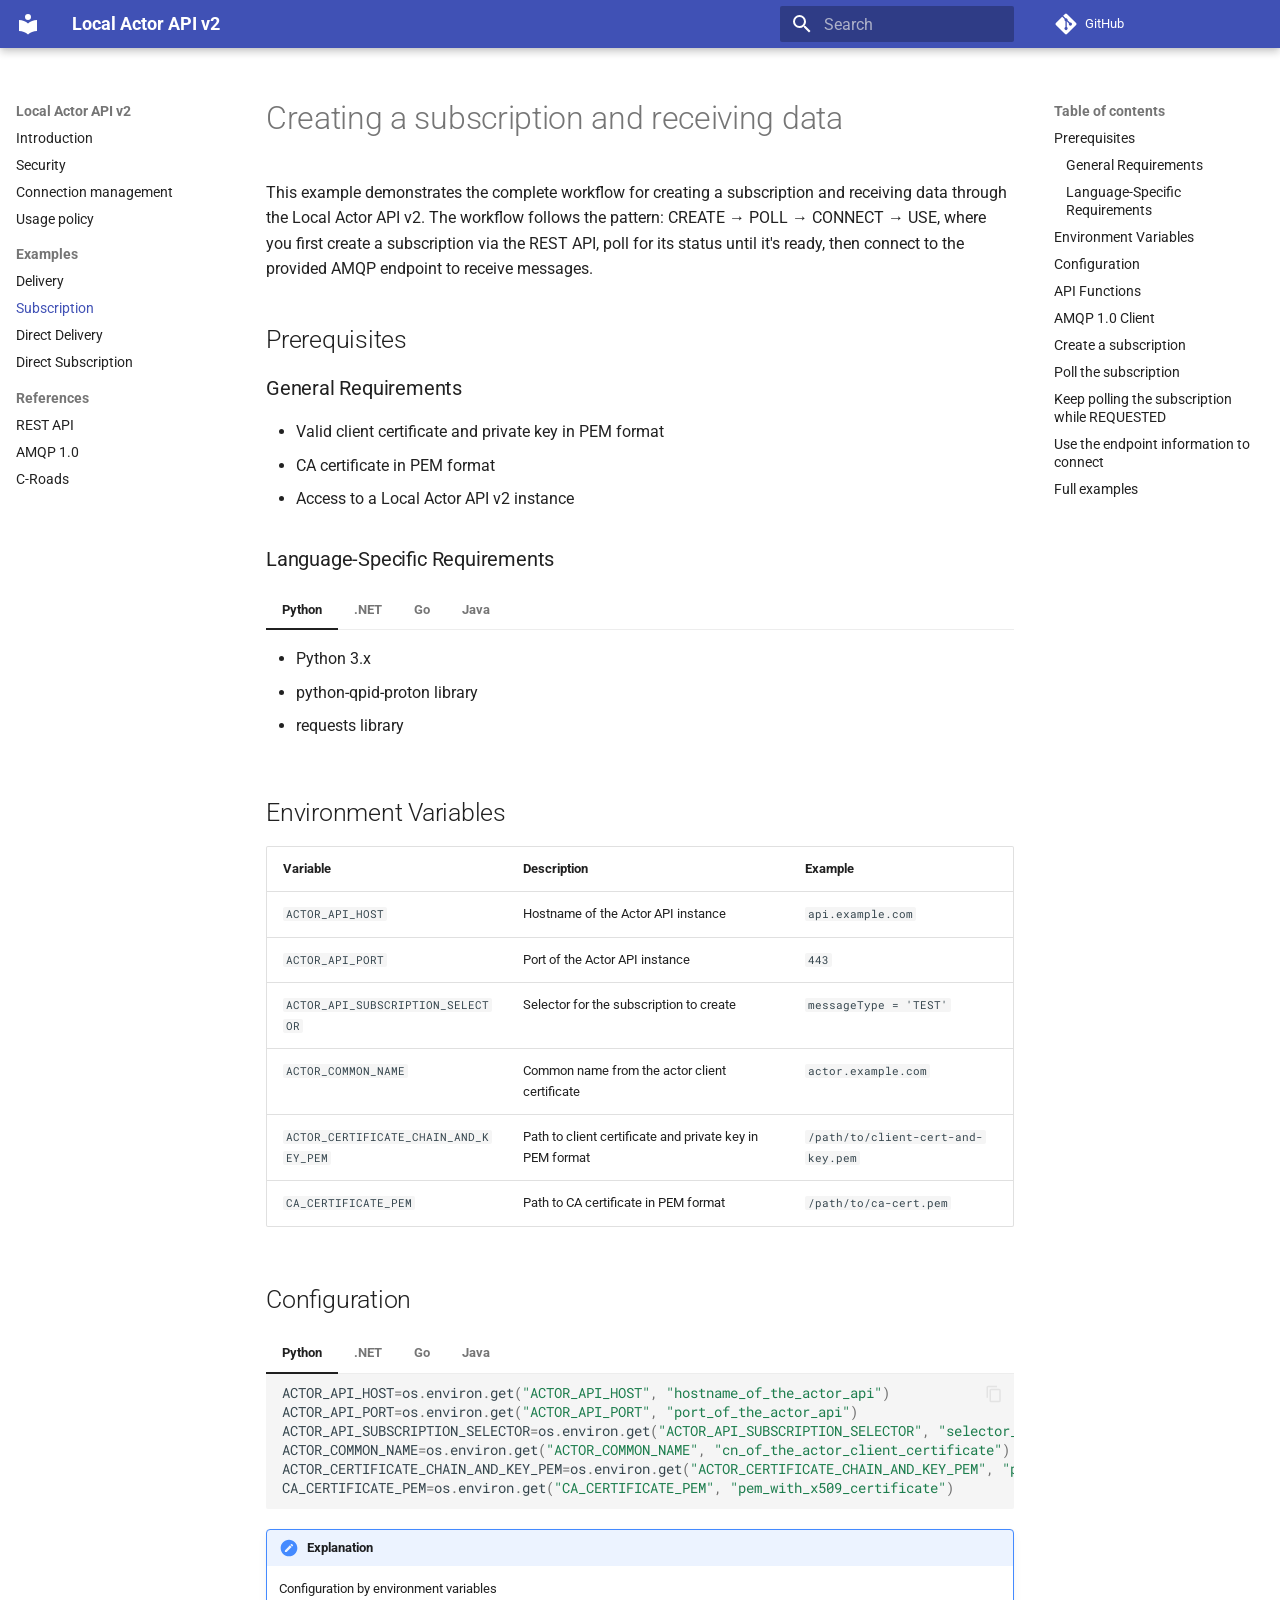
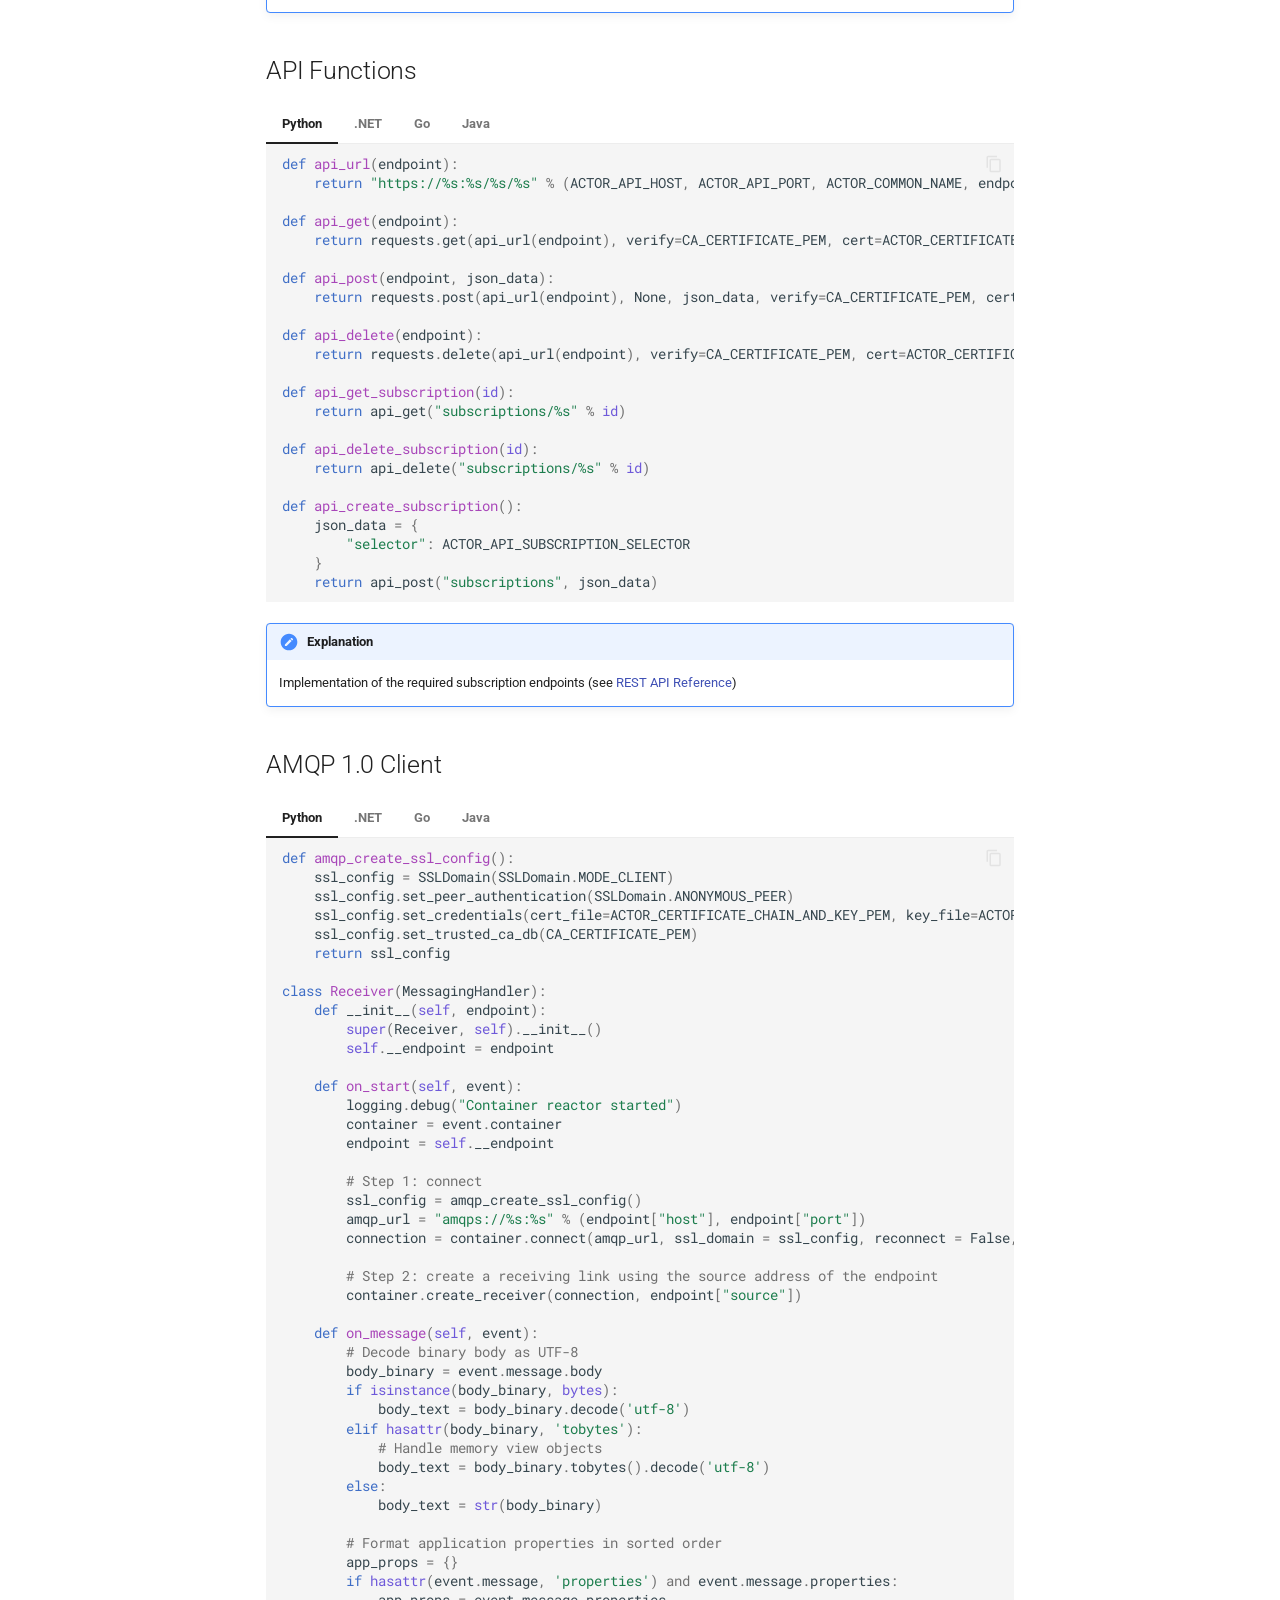
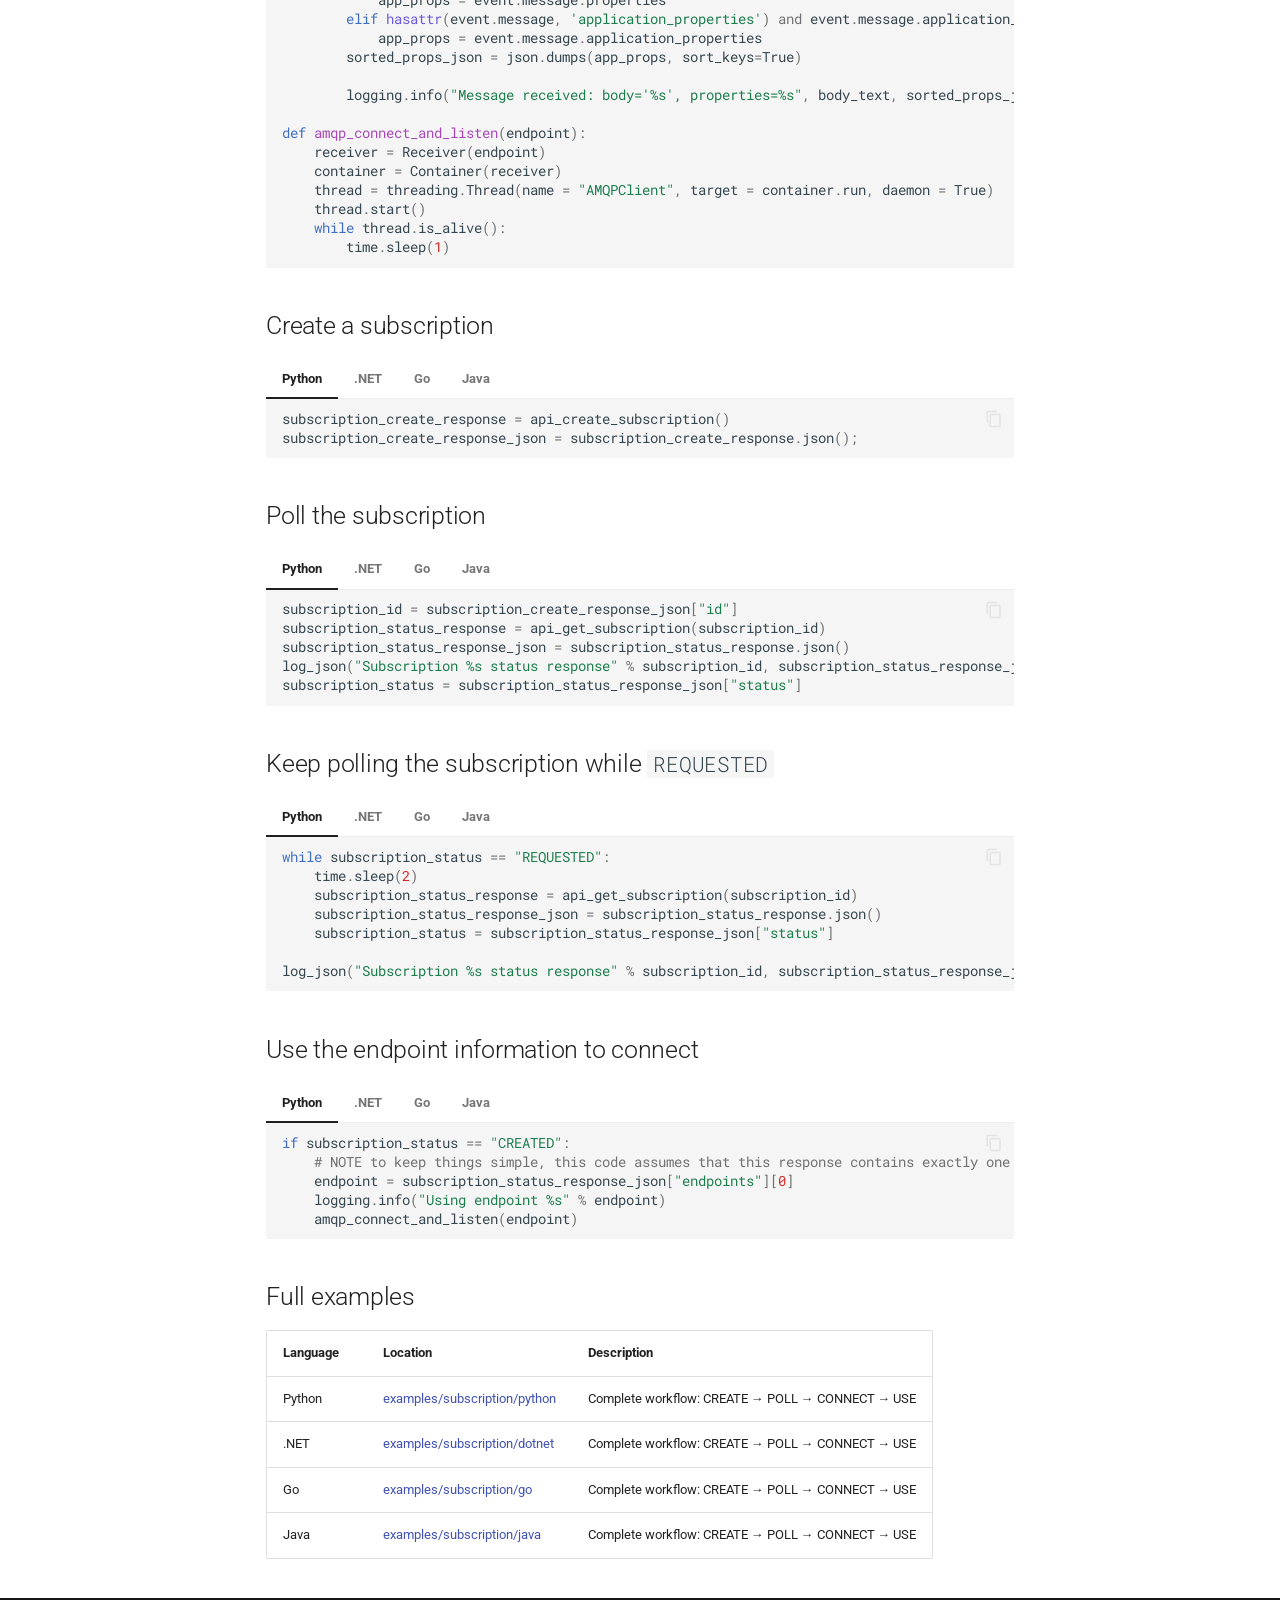
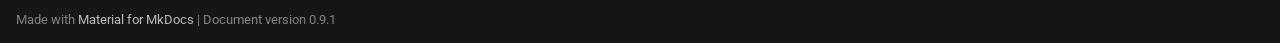
<file: examples/subscription/index.html>
<!doctype html>
<html lang="en" class="no-js">
  <head>
    
      <meta charset="utf-8">
      <meta name="viewport" content="width=device-width,initial-scale=1">
      
      
      
        <link rel="canonical" href="https://monotch-support.github.io/local-actor-api-v2/examples/subscription/">
      
      
        <link rel="prev" href="../delivery/">
      
      
        <link rel="next" href="../delivery-direct/">
      
      
      <link rel="icon" href="../../assets/images/favicon.png">
      <meta name="generator" content="mkdocs-1.6.1, mkdocs-material-9.6.15">
    
    
      
        <title>Subscription - Local Actor API v2</title>
      
    
    
      <link rel="stylesheet" href="../../assets/stylesheets/main.342714a4.min.css">
      
      


    
    
      
    
    
      
        
        
        <link rel="preconnect" href="https://fonts.gstatic.com" crossorigin>
        <link rel="stylesheet" href="https://fonts.googleapis.com/css?family=Roboto:300,300i,400,400i,700,700i%7CRoboto+Mono:400,400i,700,700i&display=fallback">
        <style>:root{--md-text-font:"Roboto";--md-code-font:"Roboto Mono"}</style>
      
    
    
      <link rel="stylesheet" href="../../stylesheets/width.css">
    
      <link rel="stylesheet" href="../../stylesheets/neoteroi-css-v1.1.2.css">
    
    <script>__md_scope=new URL("../..",location),__md_hash=e=>[...e].reduce(((e,_)=>(e<<5)-e+_.charCodeAt(0)),0),__md_get=(e,_=localStorage,t=__md_scope)=>JSON.parse(_.getItem(t.pathname+"."+e)),__md_set=(e,_,t=localStorage,a=__md_scope)=>{try{t.setItem(a.pathname+"."+e,JSON.stringify(_))}catch(e){}}</script>
    
      

    
    
    
  </head>
  
  
    <body dir="ltr">
  
    
    <input class="md-toggle" data-md-toggle="drawer" type="checkbox" id="__drawer" autocomplete="off">
    <input class="md-toggle" data-md-toggle="search" type="checkbox" id="__search" autocomplete="off">
    <label class="md-overlay" for="__drawer"></label>
    <div data-md-component="skip">
      
        
        <a href="#creating-a-subscription-and-receiving-data" class="md-skip">
          Skip to content
        </a>
      
    </div>
    <div data-md-component="announce">
      
    </div>
    
      <div data-md-color-scheme="default" data-md-component="outdated" hidden>
        
      </div>
    
    
      

  

<header class="md-header md-header--shadow" data-md-component="header">
  <nav class="md-header__inner md-grid" aria-label="Header">
    <a href="../.." title="Local Actor API v2" class="md-header__button md-logo" aria-label="Local Actor API v2" data-md-component="logo">
      
  
  <svg xmlns="http://www.w3.org/2000/svg" viewBox="0 0 24 24"><path d="M12 8a3 3 0 0 0 3-3 3 3 0 0 0-3-3 3 3 0 0 0-3 3 3 3 0 0 0 3 3m0 3.54C9.64 9.35 6.5 8 3 8v11c3.5 0 6.64 1.35 9 3.54 2.36-2.19 5.5-3.54 9-3.54V8c-3.5 0-6.64 1.35-9 3.54"/></svg>

    </a>
    <label class="md-header__button md-icon" for="__drawer">
      
      <svg xmlns="http://www.w3.org/2000/svg" viewBox="0 0 24 24"><path d="M3 6h18v2H3zm0 5h18v2H3zm0 5h18v2H3z"/></svg>
    </label>
    <div class="md-header__title" data-md-component="header-title">
      <div class="md-header__ellipsis">
        <div class="md-header__topic">
          <span class="md-ellipsis">
            Local Actor API v2
          </span>
        </div>
        <div class="md-header__topic" data-md-component="header-topic">
          <span class="md-ellipsis">
            
              Subscription
            
          </span>
        </div>
      </div>
    </div>
    
    
      <script>var palette=__md_get("__palette");if(palette&&palette.color){if("(prefers-color-scheme)"===palette.color.media){var media=matchMedia("(prefers-color-scheme: light)"),input=document.querySelector(media.matches?"[data-md-color-media='(prefers-color-scheme: light)']":"[data-md-color-media='(prefers-color-scheme: dark)']");palette.color.media=input.getAttribute("data-md-color-media"),palette.color.scheme=input.getAttribute("data-md-color-scheme"),palette.color.primary=input.getAttribute("data-md-color-primary"),palette.color.accent=input.getAttribute("data-md-color-accent")}for(var[key,value]of Object.entries(palette.color))document.body.setAttribute("data-md-color-"+key,value)}</script>
    
    
    
      
      
        <label class="md-header__button md-icon" for="__search">
          
          <svg xmlns="http://www.w3.org/2000/svg" viewBox="0 0 24 24"><path d="M9.5 3A6.5 6.5 0 0 1 16 9.5c0 1.61-.59 3.09-1.56 4.23l.27.27h.79l5 5-1.5 1.5-5-5v-.79l-.27-.27A6.52 6.52 0 0 1 9.5 16 6.5 6.5 0 0 1 3 9.5 6.5 6.5 0 0 1 9.5 3m0 2C7 5 5 7 5 9.5S7 14 9.5 14 14 12 14 9.5 12 5 9.5 5"/></svg>
        </label>
        <div class="md-search" data-md-component="search" role="dialog">
  <label class="md-search__overlay" for="__search"></label>
  <div class="md-search__inner" role="search">
    <form class="md-search__form" name="search">
      <input type="text" class="md-search__input" name="query" aria-label="Search" placeholder="Search" autocapitalize="off" autocorrect="off" autocomplete="off" spellcheck="false" data-md-component="search-query" required>
      <label class="md-search__icon md-icon" for="__search">
        
        <svg xmlns="http://www.w3.org/2000/svg" viewBox="0 0 24 24"><path d="M9.5 3A6.5 6.5 0 0 1 16 9.5c0 1.61-.59 3.09-1.56 4.23l.27.27h.79l5 5-1.5 1.5-5-5v-.79l-.27-.27A6.52 6.52 0 0 1 9.5 16 6.5 6.5 0 0 1 3 9.5 6.5 6.5 0 0 1 9.5 3m0 2C7 5 5 7 5 9.5S7 14 9.5 14 14 12 14 9.5 12 5 9.5 5"/></svg>
        
        <svg xmlns="http://www.w3.org/2000/svg" viewBox="0 0 24 24"><path d="M20 11v2H8l5.5 5.5-1.42 1.42L4.16 12l7.92-7.92L13.5 5.5 8 11z"/></svg>
      </label>
      <nav class="md-search__options" aria-label="Search">
        
        <button type="reset" class="md-search__icon md-icon" title="Clear" aria-label="Clear" tabindex="-1">
          
          <svg xmlns="http://www.w3.org/2000/svg" viewBox="0 0 24 24"><path d="M19 6.41 17.59 5 12 10.59 6.41 5 5 6.41 10.59 12 5 17.59 6.41 19 12 13.41 17.59 19 19 17.59 13.41 12z"/></svg>
        </button>
      </nav>
      
    </form>
    <div class="md-search__output">
      <div class="md-search__scrollwrap" tabindex="0" data-md-scrollfix>
        <div class="md-search-result" data-md-component="search-result">
          <div class="md-search-result__meta">
            Initializing search
          </div>
          <ol class="md-search-result__list" role="presentation"></ol>
        </div>
      </div>
    </div>
  </div>
</div>
      
    
    
      <div class="md-header__source">
        <a href="https://github.com/monotch-support/local-actor-api-v2" title="Go to repository" class="md-source" data-md-component="source">
  <div class="md-source__icon md-icon">
    
    <svg xmlns="http://www.w3.org/2000/svg" viewBox="0 0 448 512"><!--! Font Awesome Free 6.7.2 by @fontawesome - https://fontawesome.com License - https://fontawesome.com/license/free (Icons: CC BY 4.0, Fonts: SIL OFL 1.1, Code: MIT License) Copyright 2024 Fonticons, Inc.--><path d="M439.55 236.05 244 40.45a28.87 28.87 0 0 0-40.81 0l-40.66 40.63 51.52 51.52c27.06-9.14 52.68 16.77 43.39 43.68l49.66 49.66c34.23-11.8 61.18 31 35.47 56.69-26.49 26.49-70.21-2.87-56-37.34L240.22 199v121.85c25.3 12.54 22.26 41.85 9.08 55a34.34 34.34 0 0 1-48.55 0c-17.57-17.6-11.07-46.91 11.25-56v-123c-20.8-8.51-24.6-30.74-18.64-45L142.57 101 8.45 235.14a28.86 28.86 0 0 0 0 40.81l195.61 195.6a28.86 28.86 0 0 0 40.8 0l194.69-194.69a28.86 28.86 0 0 0 0-40.81"/></svg>
  </div>
  <div class="md-source__repository">
    GitHub
  </div>
</a>
      </div>
    
  </nav>
  
</header>
    
    <div class="md-container" data-md-component="container">
      
      
        
          
        
      
      <main class="md-main" data-md-component="main">
        <div class="md-main__inner md-grid">
          
            
              
              <div class="md-sidebar md-sidebar--primary" data-md-component="sidebar" data-md-type="navigation" >
                <div class="md-sidebar__scrollwrap">
                  <div class="md-sidebar__inner">
                    



<nav class="md-nav md-nav--primary" aria-label="Navigation" data-md-level="0">
  <label class="md-nav__title" for="__drawer">
    <a href="../.." title="Local Actor API v2" class="md-nav__button md-logo" aria-label="Local Actor API v2" data-md-component="logo">
      
  
  <svg xmlns="http://www.w3.org/2000/svg" viewBox="0 0 24 24"><path d="M12 8a3 3 0 0 0 3-3 3 3 0 0 0-3-3 3 3 0 0 0-3 3 3 3 0 0 0 3 3m0 3.54C9.64 9.35 6.5 8 3 8v11c3.5 0 6.64 1.35 9 3.54 2.36-2.19 5.5-3.54 9-3.54V8c-3.5 0-6.64 1.35-9 3.54"/></svg>

    </a>
    Local Actor API v2
  </label>
  
    <div class="md-nav__source">
      <a href="https://github.com/monotch-support/local-actor-api-v2" title="Go to repository" class="md-source" data-md-component="source">
  <div class="md-source__icon md-icon">
    
    <svg xmlns="http://www.w3.org/2000/svg" viewBox="0 0 448 512"><!--! Font Awesome Free 6.7.2 by @fontawesome - https://fontawesome.com License - https://fontawesome.com/license/free (Icons: CC BY 4.0, Fonts: SIL OFL 1.1, Code: MIT License) Copyright 2024 Fonticons, Inc.--><path d="M439.55 236.05 244 40.45a28.87 28.87 0 0 0-40.81 0l-40.66 40.63 51.52 51.52c27.06-9.14 52.68 16.77 43.39 43.68l49.66 49.66c34.23-11.8 61.18 31 35.47 56.69-26.49 26.49-70.21-2.87-56-37.34L240.22 199v121.85c25.3 12.54 22.26 41.85 9.08 55a34.34 34.34 0 0 1-48.55 0c-17.57-17.6-11.07-46.91 11.25-56v-123c-20.8-8.51-24.6-30.74-18.64-45L142.57 101 8.45 235.14a28.86 28.86 0 0 0 0 40.81l195.61 195.6a28.86 28.86 0 0 0 40.8 0l194.69-194.69a28.86 28.86 0 0 0 0-40.81"/></svg>
  </div>
  <div class="md-source__repository">
    GitHub
  </div>
</a>
    </div>
  
  <ul class="md-nav__list" data-md-scrollfix>
    
      
      
  
  
  
  
    <li class="md-nav__item">
      <a href="../.." class="md-nav__link">
        
  
  
  <span class="md-ellipsis">
    Introduction
    
  </span>
  

      </a>
    </li>
  

    
      
      
  
  
  
  
    <li class="md-nav__item">
      <a href="../../security/" class="md-nav__link">
        
  
  
  <span class="md-ellipsis">
    Security
    
  </span>
  

      </a>
    </li>
  

    
      
      
  
  
  
  
    <li class="md-nav__item">
      <a href="../../connection-management/" class="md-nav__link">
        
  
  
  <span class="md-ellipsis">
    Connection management
    
  </span>
  

      </a>
    </li>
  

    
      
      
  
  
  
  
    <li class="md-nav__item">
      <a href="../../usage-policy/" class="md-nav__link">
        
  
  
  <span class="md-ellipsis">
    Usage policy
    
  </span>
  

      </a>
    </li>
  

    
      
      
  
  
    
  
  
  
    
    
    
    
      
        
        
      
    
    
    <li class="md-nav__item md-nav__item--active md-nav__item--section md-nav__item--nested">
      
        
        
        <input class="md-nav__toggle md-toggle " type="checkbox" id="__nav_5" checked>
        
          
          <label class="md-nav__link" for="__nav_5" id="__nav_5_label" tabindex="">
            
  
  
  <span class="md-ellipsis">
    Examples
    
  </span>
  

            <span class="md-nav__icon md-icon"></span>
          </label>
        
        <nav class="md-nav" data-md-level="1" aria-labelledby="__nav_5_label" aria-expanded="true">
          <label class="md-nav__title" for="__nav_5">
            <span class="md-nav__icon md-icon"></span>
            Examples
          </label>
          <ul class="md-nav__list" data-md-scrollfix>
            
              
                
  
  
  
  
    <li class="md-nav__item">
      <a href="../delivery/" class="md-nav__link">
        
  
  
  <span class="md-ellipsis">
    Delivery
    
  </span>
  

      </a>
    </li>
  

              
            
              
                
  
  
    
  
  
  
    <li class="md-nav__item md-nav__item--active">
      
      <input class="md-nav__toggle md-toggle" type="checkbox" id="__toc">
      
      
        
      
      
        <label class="md-nav__link md-nav__link--active" for="__toc">
          
  
  
  <span class="md-ellipsis">
    Subscription
    
  </span>
  

          <span class="md-nav__icon md-icon"></span>
        </label>
      
      <a href="./" class="md-nav__link md-nav__link--active">
        
  
  
  <span class="md-ellipsis">
    Subscription
    
  </span>
  

      </a>
      
        

<nav class="md-nav md-nav--secondary" aria-label="Table of contents">
  
  
  
    
  
  
    <label class="md-nav__title" for="__toc">
      <span class="md-nav__icon md-icon"></span>
      Table of contents
    </label>
    <ul class="md-nav__list" data-md-component="toc" data-md-scrollfix>
      
        <li class="md-nav__item">
  <a href="#prerequisites" class="md-nav__link">
    <span class="md-ellipsis">
      Prerequisites
    </span>
  </a>
  
    <nav class="md-nav" aria-label="Prerequisites">
      <ul class="md-nav__list">
        
          <li class="md-nav__item">
  <a href="#general-requirements" class="md-nav__link">
    <span class="md-ellipsis">
      General Requirements
    </span>
  </a>
  
</li>
        
          <li class="md-nav__item">
  <a href="#language-specific-requirements" class="md-nav__link">
    <span class="md-ellipsis">
      Language-Specific Requirements
    </span>
  </a>
  
</li>
        
      </ul>
    </nav>
  
</li>
      
        <li class="md-nav__item">
  <a href="#environment-variables" class="md-nav__link">
    <span class="md-ellipsis">
      Environment Variables
    </span>
  </a>
  
</li>
      
        <li class="md-nav__item">
  <a href="#configuration" class="md-nav__link">
    <span class="md-ellipsis">
      Configuration
    </span>
  </a>
  
</li>
      
        <li class="md-nav__item">
  <a href="#api-functions" class="md-nav__link">
    <span class="md-ellipsis">
      API Functions
    </span>
  </a>
  
</li>
      
        <li class="md-nav__item">
  <a href="#amqp-10-client" class="md-nav__link">
    <span class="md-ellipsis">
      AMQP 1.0 Client
    </span>
  </a>
  
</li>
      
        <li class="md-nav__item">
  <a href="#create-a-subscription" class="md-nav__link">
    <span class="md-ellipsis">
      Create a subscription
    </span>
  </a>
  
</li>
      
        <li class="md-nav__item">
  <a href="#poll-the-subscription" class="md-nav__link">
    <span class="md-ellipsis">
      Poll the subscription
    </span>
  </a>
  
</li>
      
        <li class="md-nav__item">
  <a href="#keep-polling-the-subscription-while-requested" class="md-nav__link">
    <span class="md-ellipsis">
      Keep polling the subscription while REQUESTED
    </span>
  </a>
  
</li>
      
        <li class="md-nav__item">
  <a href="#use-the-endpoint-information-to-connect" class="md-nav__link">
    <span class="md-ellipsis">
      Use the endpoint information to connect
    </span>
  </a>
  
</li>
      
        <li class="md-nav__item">
  <a href="#full-examples" class="md-nav__link">
    <span class="md-ellipsis">
      Full examples
    </span>
  </a>
  
</li>
      
    </ul>
  
</nav>
      
    </li>
  

              
            
              
                
  
  
  
  
    <li class="md-nav__item">
      <a href="../delivery-direct/" class="md-nav__link">
        
  
  
  <span class="md-ellipsis">
    Direct Delivery
    
  </span>
  

      </a>
    </li>
  

              
            
              
                
  
  
  
  
    <li class="md-nav__item">
      <a href="../subscription-direct/" class="md-nav__link">
        
  
  
  <span class="md-ellipsis">
    Direct Subscription
    
  </span>
  

      </a>
    </li>
  

              
            
          </ul>
        </nav>
      
    </li>
  

    
      
      
  
  
  
  
    
    
    
    
      
        
        
      
    
    
    <li class="md-nav__item md-nav__item--section md-nav__item--nested">
      
        
        
        <input class="md-nav__toggle md-toggle " type="checkbox" id="__nav_6" >
        
          
          <label class="md-nav__link" for="__nav_6" id="__nav_6_label" tabindex="">
            
  
  
  <span class="md-ellipsis">
    References
    
  </span>
  

            <span class="md-nav__icon md-icon"></span>
          </label>
        
        <nav class="md-nav" data-md-level="1" aria-labelledby="__nav_6_label" aria-expanded="false">
          <label class="md-nav__title" for="__nav_6">
            <span class="md-nav__icon md-icon"></span>
            References
          </label>
          <ul class="md-nav__list" data-md-scrollfix>
            
              
                
  
  
  
  
    <li class="md-nav__item">
      <a href="../../openapi/" class="md-nav__link">
        
  
  
  <span class="md-ellipsis">
    REST API
    
  </span>
  

      </a>
    </li>
  

              
            
              
                
  
  
  
  
    <li class="md-nav__item">
      <a href="../../amqp/" class="md-nav__link">
        
  
  
  <span class="md-ellipsis">
    AMQP 1.0
    
  </span>
  

      </a>
    </li>
  

              
            
              
                
  
  
  
  
    <li class="md-nav__item">
      <a href="../../c-roads/" class="md-nav__link">
        
  
  
  <span class="md-ellipsis">
    C-Roads
    
  </span>
  

      </a>
    </li>
  

              
            
          </ul>
        </nav>
      
    </li>
  

    
  </ul>
</nav>
                  </div>
                </div>
              </div>
            
            
              
              <div class="md-sidebar md-sidebar--secondary" data-md-component="sidebar" data-md-type="toc" >
                <div class="md-sidebar__scrollwrap">
                  <div class="md-sidebar__inner">
                    

<nav class="md-nav md-nav--secondary" aria-label="Table of contents">
  
  
  
    
  
  
    <label class="md-nav__title" for="__toc">
      <span class="md-nav__icon md-icon"></span>
      Table of contents
    </label>
    <ul class="md-nav__list" data-md-component="toc" data-md-scrollfix>
      
        <li class="md-nav__item">
  <a href="#prerequisites" class="md-nav__link">
    <span class="md-ellipsis">
      Prerequisites
    </span>
  </a>
  
    <nav class="md-nav" aria-label="Prerequisites">
      <ul class="md-nav__list">
        
          <li class="md-nav__item">
  <a href="#general-requirements" class="md-nav__link">
    <span class="md-ellipsis">
      General Requirements
    </span>
  </a>
  
</li>
        
          <li class="md-nav__item">
  <a href="#language-specific-requirements" class="md-nav__link">
    <span class="md-ellipsis">
      Language-Specific Requirements
    </span>
  </a>
  
</li>
        
      </ul>
    </nav>
  
</li>
      
        <li class="md-nav__item">
  <a href="#environment-variables" class="md-nav__link">
    <span class="md-ellipsis">
      Environment Variables
    </span>
  </a>
  
</li>
      
        <li class="md-nav__item">
  <a href="#configuration" class="md-nav__link">
    <span class="md-ellipsis">
      Configuration
    </span>
  </a>
  
</li>
      
        <li class="md-nav__item">
  <a href="#api-functions" class="md-nav__link">
    <span class="md-ellipsis">
      API Functions
    </span>
  </a>
  
</li>
      
        <li class="md-nav__item">
  <a href="#amqp-10-client" class="md-nav__link">
    <span class="md-ellipsis">
      AMQP 1.0 Client
    </span>
  </a>
  
</li>
      
        <li class="md-nav__item">
  <a href="#create-a-subscription" class="md-nav__link">
    <span class="md-ellipsis">
      Create a subscription
    </span>
  </a>
  
</li>
      
        <li class="md-nav__item">
  <a href="#poll-the-subscription" class="md-nav__link">
    <span class="md-ellipsis">
      Poll the subscription
    </span>
  </a>
  
</li>
      
        <li class="md-nav__item">
  <a href="#keep-polling-the-subscription-while-requested" class="md-nav__link">
    <span class="md-ellipsis">
      Keep polling the subscription while REQUESTED
    </span>
  </a>
  
</li>
      
        <li class="md-nav__item">
  <a href="#use-the-endpoint-information-to-connect" class="md-nav__link">
    <span class="md-ellipsis">
      Use the endpoint information to connect
    </span>
  </a>
  
</li>
      
        <li class="md-nav__item">
  <a href="#full-examples" class="md-nav__link">
    <span class="md-ellipsis">
      Full examples
    </span>
  </a>
  
</li>
      
    </ul>
  
</nav>
                  </div>
                </div>
              </div>
            
          
          
            <div class="md-content" data-md-component="content">
              <article class="md-content__inner md-typeset">
                
                  


  
  


<h1 id="creating-a-subscription-and-receiving-data">Creating a subscription and receiving data</h1>
<p>This example demonstrates the complete workflow for creating a subscription and receiving data through the Local Actor API v2. The workflow follows the pattern: CREATE → POLL → CONNECT → USE, where you first create a subscription via the REST API, poll for its status until it's ready, then connect to the provided AMQP endpoint to receive messages.</p>
<h2 id="prerequisites">Prerequisites</h2>
<h3 id="general-requirements">General Requirements</h3>
<ul>
<li>Valid client certificate and private key in PEM format</li>
<li>CA certificate in PEM format</li>
<li>Access to a Local Actor API v2 instance</li>
</ul>
<h3 id="language-specific-requirements">Language-Specific Requirements</h3>
<div class="tabbed-set tabbed-alternate" data-tabs="1:4"><input checked="checked" id="__tabbed_1_1" name="__tabbed_1" type="radio" /><input id="__tabbed_1_2" name="__tabbed_1" type="radio" /><input id="__tabbed_1_3" name="__tabbed_1" type="radio" /><input id="__tabbed_1_4" name="__tabbed_1" type="radio" /><div class="tabbed-labels"><label for="__tabbed_1_1">Python</label><label for="__tabbed_1_2">.NET</label><label for="__tabbed_1_3">Go</label><label for="__tabbed_1_4">Java</label></div>
<div class="tabbed-content">
<div class="tabbed-block">
<ul>
<li>Python 3.x</li>
<li>python-qpid-proton library</li>
<li>requests library</li>
</ul>
</div>
<div class="tabbed-block">
<ul>
<li>.NET 6.0 or later</li>
<li>AMQPNetLite NuGet package</li>
</ul>
</div>
<div class="tabbed-block">
<ul>
<li>Go 1.18 or later</li>
<li>github.com/Azure/go-amqp package</li>
</ul>
</div>
<div class="tabbed-block">
<ul>
<li>Java 11 or later</li>
<li>Maven 3.6 or later</li>
<li>Apache Qpid Proton-J library</li>
<li>OkHttp library</li>
<li>Jackson library</li>
<li>Bouncy Castle library</li>
</ul>
</div>
</div>
</div>
<h2 id="environment-variables">Environment Variables</h2>
<table>
<thead>
<tr>
<th>Variable</th>
<th>Description</th>
<th>Example</th>
</tr>
</thead>
<tbody>
<tr>
<td><code>ACTOR_API_HOST</code></td>
<td>Hostname of the Actor API instance</td>
<td><code>api.example.com</code></td>
</tr>
<tr>
<td><code>ACTOR_API_PORT</code></td>
<td>Port of the Actor API instance</td>
<td><code>443</code></td>
</tr>
<tr>
<td><code>ACTOR_API_SUBSCRIPTION_SELECTOR</code></td>
<td>Selector for the subscription to create</td>
<td><code>messageType = 'TEST'</code></td>
</tr>
<tr>
<td><code>ACTOR_COMMON_NAME</code></td>
<td>Common name from the actor client certificate</td>
<td><code>actor.example.com</code></td>
</tr>
<tr>
<td><code>ACTOR_CERTIFICATE_CHAIN_AND_KEY_PEM</code></td>
<td>Path to client certificate and private key in PEM format</td>
<td><code>/path/to/client-cert-and-key.pem</code></td>
</tr>
<tr>
<td><code>CA_CERTIFICATE_PEM</code></td>
<td>Path to CA certificate in PEM format</td>
<td><code>/path/to/ca-cert.pem</code></td>
</tr>
</tbody>
</table>
<h2 id="configuration">Configuration</h2>
<div class="tabbed-set tabbed-alternate" data-tabs="2:4"><input checked="checked" id="__tabbed_2_1" name="__tabbed_2" type="radio" /><input id="__tabbed_2_2" name="__tabbed_2" type="radio" /><input id="__tabbed_2_3" name="__tabbed_2" type="radio" /><input id="__tabbed_2_4" name="__tabbed_2" type="radio" /><div class="tabbed-labels"><label for="__tabbed_2_1">Python</label><label for="__tabbed_2_2">.NET</label><label for="__tabbed_2_3">Go</label><label for="__tabbed_2_4">Java</label></div>
<div class="tabbed-content">
<div class="tabbed-block">
<div class="highlight"><pre><span></span><code><span class="n">ACTOR_API_HOST</span><span class="o">=</span><span class="n">os</span><span class="o">.</span><span class="n">environ</span><span class="o">.</span><span class="n">get</span><span class="p">(</span><span class="s2">&quot;ACTOR_API_HOST&quot;</span><span class="p">,</span> <span class="s2">&quot;hostname_of_the_actor_api&quot;</span><span class="p">)</span>
<span class="n">ACTOR_API_PORT</span><span class="o">=</span><span class="n">os</span><span class="o">.</span><span class="n">environ</span><span class="o">.</span><span class="n">get</span><span class="p">(</span><span class="s2">&quot;ACTOR_API_PORT&quot;</span><span class="p">,</span> <span class="s2">&quot;port_of_the_actor_api&quot;</span><span class="p">)</span>
<span class="n">ACTOR_API_SUBSCRIPTION_SELECTOR</span><span class="o">=</span><span class="n">os</span><span class="o">.</span><span class="n">environ</span><span class="o">.</span><span class="n">get</span><span class="p">(</span><span class="s2">&quot;ACTOR_API_SUBSCRIPTION_SELECTOR&quot;</span><span class="p">,</span> <span class="s2">&quot;selector_of_the_subscription&quot;</span><span class="p">)</span>
<span class="n">ACTOR_COMMON_NAME</span><span class="o">=</span><span class="n">os</span><span class="o">.</span><span class="n">environ</span><span class="o">.</span><span class="n">get</span><span class="p">(</span><span class="s2">&quot;ACTOR_COMMON_NAME&quot;</span><span class="p">,</span> <span class="s2">&quot;cn_of_the_actor_client_certificate&quot;</span><span class="p">)</span>
<span class="n">ACTOR_CERTIFICATE_CHAIN_AND_KEY_PEM</span><span class="o">=</span><span class="n">os</span><span class="o">.</span><span class="n">environ</span><span class="o">.</span><span class="n">get</span><span class="p">(</span><span class="s2">&quot;ACTOR_CERTIFICATE_CHAIN_AND_KEY_PEM&quot;</span><span class="p">,</span> <span class="s2">&quot;pem_with_x509_certificate_chain_and_private_key&quot;</span><span class="p">)</span>
<span class="n">CA_CERTIFICATE_PEM</span><span class="o">=</span><span class="n">os</span><span class="o">.</span><span class="n">environ</span><span class="o">.</span><span class="n">get</span><span class="p">(</span><span class="s2">&quot;CA_CERTIFICATE_PEM&quot;</span><span class="p">,</span> <span class="s2">&quot;pem_with_x509_certificate&quot;</span><span class="p">)</span>
</code></pre></div>
</div>
<div class="tabbed-block">
<div class="highlight"><pre><span></span><code><span class="w">    </span><span class="k">private</span><span class="w"> </span><span class="k">static</span><span class="w"> </span><span class="k">readonly</span><span class="w"> </span><span class="kt">string</span><span class="w"> </span><span class="n">ACTOR_API_HOST</span><span class="w"> </span><span class="o">=</span><span class="w"> </span><span class="n">Environment</span><span class="p">.</span><span class="n">GetEnvironmentVariable</span><span class="p">(</span><span class="s">&quot;ACTOR_API_HOST&quot;</span><span class="p">)</span><span class="w"> </span><span class="o">??</span><span class="w"> </span><span class="s">&quot;hostname_of_the_actor_api&quot;</span><span class="p">;</span>
<span class="w">    </span><span class="k">private</span><span class="w"> </span><span class="k">static</span><span class="w"> </span><span class="k">readonly</span><span class="w"> </span><span class="kt">string</span><span class="w"> </span><span class="n">ACTOR_API_PORT</span><span class="w"> </span><span class="o">=</span><span class="w"> </span><span class="n">Environment</span><span class="p">.</span><span class="n">GetEnvironmentVariable</span><span class="p">(</span><span class="s">&quot;ACTOR_API_PORT&quot;</span><span class="p">)</span><span class="w"> </span><span class="o">??</span><span class="w"> </span><span class="s">&quot;port_of_the_actor_api&quot;</span><span class="p">;</span>
<span class="w">    </span><span class="k">private</span><span class="w"> </span><span class="k">static</span><span class="w"> </span><span class="k">readonly</span><span class="w"> </span><span class="kt">string</span><span class="w"> </span><span class="n">ACTOR_API_SUBSCRIPTION_SELECTOR</span><span class="w"> </span><span class="o">=</span><span class="w"> </span><span class="n">Environment</span><span class="p">.</span><span class="n">GetEnvironmentVariable</span><span class="p">(</span><span class="s">&quot;ACTOR_API_SUBSCRIPTION_SELECTOR&quot;</span><span class="p">)</span><span class="w"> </span><span class="o">??</span><span class="w"> </span><span class="s">&quot;selector_of_the_subscription&quot;</span><span class="p">;</span>
<span class="w">    </span><span class="k">private</span><span class="w"> </span><span class="k">static</span><span class="w"> </span><span class="k">readonly</span><span class="w"> </span><span class="kt">string</span><span class="w"> </span><span class="n">ACTOR_COMMON_NAME</span><span class="w"> </span><span class="o">=</span><span class="w"> </span><span class="n">Environment</span><span class="p">.</span><span class="n">GetEnvironmentVariable</span><span class="p">(</span><span class="s">&quot;ACTOR_COMMON_NAME&quot;</span><span class="p">)</span><span class="w"> </span><span class="o">??</span><span class="w"> </span><span class="s">&quot;cn_of_the_actor_client_certificate&quot;</span><span class="p">;</span>
<span class="w">    </span><span class="k">private</span><span class="w"> </span><span class="k">static</span><span class="w"> </span><span class="k">readonly</span><span class="w"> </span><span class="kt">string</span><span class="w"> </span><span class="n">ACTOR_CERTIFICATE_CHAIN_AND_KEY_PEM</span><span class="w"> </span><span class="o">=</span><span class="w"> </span><span class="n">Environment</span><span class="p">.</span><span class="n">GetEnvironmentVariable</span><span class="p">(</span><span class="s">&quot;ACTOR_CERTIFICATE_CHAIN_AND_KEY_PEM&quot;</span><span class="p">)</span><span class="w"> </span><span class="o">??</span><span class="w"> </span><span class="s">&quot;pem_with_x509_certificate_chain_and_private_key&quot;</span><span class="p">;</span>
<span class="w">    </span><span class="k">private</span><span class="w"> </span><span class="k">static</span><span class="w"> </span><span class="k">readonly</span><span class="w"> </span><span class="kt">string</span><span class="w"> </span><span class="n">CA_CERTIFICATE_PEM</span><span class="w"> </span><span class="o">=</span><span class="w"> </span><span class="n">Environment</span><span class="p">.</span><span class="n">GetEnvironmentVariable</span><span class="p">(</span><span class="s">&quot;CA_CERTIFICATE_PEM&quot;</span><span class="p">)</span><span class="w"> </span><span class="o">??</span><span class="w"> </span><span class="s">&quot;pem_with_x509_certificate&quot;</span><span class="p">;</span>
</code></pre></div>
</div>
<div class="tabbed-block">
<div class="highlight"><pre><span></span><code><span class="kd">var</span><span class="w"> </span><span class="p">(</span>
<span class="w">    </span><span class="nx">ACTOR_API_HOST</span><span class="w">                   </span><span class="p">=</span><span class="w"> </span><span class="nx">getEnv</span><span class="p">(</span><span class="s">&quot;ACTOR_API_HOST&quot;</span><span class="p">,</span><span class="w"> </span><span class="s">&quot;hostname_of_the_actor_api&quot;</span><span class="p">)</span>
<span class="w">    </span><span class="nx">ACTOR_API_PORT</span><span class="w">                   </span><span class="p">=</span><span class="w"> </span><span class="nx">getEnv</span><span class="p">(</span><span class="s">&quot;ACTOR_API_PORT&quot;</span><span class="p">,</span><span class="w"> </span><span class="s">&quot;port_of_the_actor_api&quot;</span><span class="p">)</span>
<span class="w">    </span><span class="nx">ACTOR_API_SUBSCRIPTION_SELECTOR</span><span class="w">  </span><span class="p">=</span><span class="w"> </span><span class="nx">getEnv</span><span class="p">(</span><span class="s">&quot;ACTOR_API_SUBSCRIPTION_SELECTOR&quot;</span><span class="p">,</span><span class="w"> </span><span class="s">&quot;selector_of_the_subscription&quot;</span><span class="p">)</span>
<span class="w">    </span><span class="nx">ACTOR_COMMON_NAME</span><span class="w">               </span><span class="p">=</span><span class="w"> </span><span class="nx">getEnv</span><span class="p">(</span><span class="s">&quot;ACTOR_COMMON_NAME&quot;</span><span class="p">,</span><span class="w"> </span><span class="s">&quot;cn_of_the_actor_client_certificate&quot;</span><span class="p">)</span>
<span class="w">    </span><span class="nx">ACTOR_CERTIFICATE_CHAIN_AND_KEY_PEM</span><span class="w"> </span><span class="p">=</span><span class="w"> </span><span class="nx">getEnv</span><span class="p">(</span><span class="s">&quot;ACTOR_CERTIFICATE_CHAIN_AND_KEY_PEM&quot;</span><span class="p">,</span><span class="w"> </span><span class="s">&quot;pem_with_x509_certificate_chain_and_private_key&quot;</span><span class="p">)</span>
<span class="w">    </span><span class="nx">CA_CERTIFICATE_PEM</span><span class="w">              </span><span class="p">=</span><span class="w"> </span><span class="nx">getEnv</span><span class="p">(</span><span class="s">&quot;CA_CERTIFICATE_PEM&quot;</span><span class="p">,</span><span class="w"> </span><span class="s">&quot;pem_with_x509_certificate&quot;</span><span class="p">)</span>
<span class="p">)</span>

<span class="kd">func</span><span class="w"> </span><span class="nx">getEnv</span><span class="p">(</span><span class="nx">key</span><span class="p">,</span><span class="w"> </span><span class="nx">defaultValue</span><span class="w"> </span><span class="kt">string</span><span class="p">)</span><span class="w"> </span><span class="kt">string</span><span class="w"> </span><span class="p">{</span>
<span class="w">    </span><span class="k">if</span><span class="w"> </span><span class="nx">value</span><span class="w"> </span><span class="o">:=</span><span class="w"> </span><span class="nx">os</span><span class="p">.</span><span class="nx">Getenv</span><span class="p">(</span><span class="nx">key</span><span class="p">);</span><span class="w"> </span><span class="nx">value</span><span class="w"> </span><span class="o">!=</span><span class="w"> </span><span class="s">&quot;&quot;</span><span class="w"> </span><span class="p">{</span>
<span class="w">        </span><span class="k">return</span><span class="w"> </span><span class="nx">value</span>
<span class="w">    </span><span class="p">}</span>
<span class="w">    </span><span class="k">return</span><span class="w"> </span><span class="nx">defaultValue</span>
<span class="p">}</span>
</code></pre></div>
</div>
<div class="tabbed-block">
<div class="highlight"><pre><span></span><code><span class="w">    </span><span class="kd">private</span><span class="w"> </span><span class="kd">static</span><span class="w"> </span><span class="kd">final</span><span class="w"> </span><span class="n">String</span><span class="w"> </span><span class="n">ACTOR_API_HOST</span><span class="w"> </span><span class="o">=</span><span class="w"> </span><span class="n">getEnv</span><span class="p">(</span><span class="s">&quot;ACTOR_API_HOST&quot;</span><span class="p">,</span><span class="w"> </span><span class="s">&quot;hostname_of_the_actor_api&quot;</span><span class="p">);</span>
<span class="w">    </span><span class="kd">private</span><span class="w"> </span><span class="kd">static</span><span class="w"> </span><span class="kd">final</span><span class="w"> </span><span class="n">String</span><span class="w"> </span><span class="n">ACTOR_API_PORT</span><span class="w"> </span><span class="o">=</span><span class="w"> </span><span class="n">getEnv</span><span class="p">(</span><span class="s">&quot;ACTOR_API_PORT&quot;</span><span class="p">,</span><span class="w"> </span><span class="s">&quot;port_of_the_actor_api&quot;</span><span class="p">);</span>
<span class="w">    </span><span class="kd">private</span><span class="w"> </span><span class="kd">static</span><span class="w"> </span><span class="kd">final</span><span class="w"> </span><span class="n">String</span><span class="w"> </span><span class="n">ACTOR_API_SUBSCRIPTION_SELECTOR</span><span class="w"> </span><span class="o">=</span><span class="w"> </span><span class="n">getEnv</span><span class="p">(</span><span class="s">&quot;ACTOR_API_SUBSCRIPTION_SELECTOR&quot;</span><span class="p">,</span><span class="w"> </span><span class="s">&quot;selector_of_the_subscription&quot;</span><span class="p">);</span>
<span class="w">    </span><span class="kd">private</span><span class="w"> </span><span class="kd">static</span><span class="w"> </span><span class="kd">final</span><span class="w"> </span><span class="n">String</span><span class="w"> </span><span class="n">ACTOR_COMMON_NAME</span><span class="w"> </span><span class="o">=</span><span class="w"> </span><span class="n">getEnv</span><span class="p">(</span><span class="s">&quot;ACTOR_COMMON_NAME&quot;</span><span class="p">,</span><span class="w"> </span><span class="s">&quot;cn_of_the_actor_client_certificate&quot;</span><span class="p">);</span>
<span class="w">    </span><span class="kd">private</span><span class="w"> </span><span class="kd">static</span><span class="w"> </span><span class="kd">final</span><span class="w"> </span><span class="n">String</span><span class="w"> </span><span class="n">ACTOR_CERTIFICATE_CHAIN_AND_KEY_PEM</span><span class="w"> </span><span class="o">=</span><span class="w"> </span><span class="n">getEnv</span><span class="p">(</span><span class="s">&quot;ACTOR_CERTIFICATE_CHAIN_AND_KEY_PEM&quot;</span><span class="p">,</span><span class="w"> </span><span class="s">&quot;pem_with_x509_certificate_chain_and_private_key&quot;</span><span class="p">);</span>
<span class="w">    </span><span class="kd">private</span><span class="w"> </span><span class="kd">static</span><span class="w"> </span><span class="kd">final</span><span class="w"> </span><span class="n">String</span><span class="w"> </span><span class="n">CA_CERTIFICATE_PEM</span><span class="w"> </span><span class="o">=</span><span class="w"> </span><span class="n">getEnv</span><span class="p">(</span><span class="s">&quot;CA_CERTIFICATE_PEM&quot;</span><span class="p">,</span><span class="w"> </span><span class="s">&quot;pem_with_x509_certificate&quot;</span><span class="p">);</span>

<span class="w">    </span><span class="kd">private</span><span class="w"> </span><span class="kd">static</span><span class="w"> </span><span class="kd">final</span><span class="w"> </span><span class="n">ObjectMapper</span><span class="w"> </span><span class="n">objectMapper</span><span class="w"> </span><span class="o">=</span><span class="w"> </span><span class="k">new</span><span class="w"> </span><span class="n">ObjectMapper</span><span class="p">();</span>
<span class="w">    </span><span class="kd">private</span><span class="w"> </span><span class="kd">static</span><span class="w"> </span><span class="n">OkHttpClient</span><span class="w"> </span><span class="n">httpClient</span><span class="p">;</span>

<span class="w">    </span><span class="kd">private</span><span class="w"> </span><span class="kd">static</span><span class="w"> </span><span class="n">String</span><span class="w"> </span><span class="nf">getEnv</span><span class="p">(</span><span class="n">String</span><span class="w"> </span><span class="n">key</span><span class="p">,</span><span class="w"> </span><span class="n">String</span><span class="w"> </span><span class="n">defaultValue</span><span class="p">)</span><span class="w"> </span><span class="p">{</span>
<span class="w">        </span><span class="n">String</span><span class="w"> </span><span class="n">value</span><span class="w"> </span><span class="o">=</span><span class="w"> </span><span class="n">System</span><span class="p">.</span><span class="na">getenv</span><span class="p">(</span><span class="n">key</span><span class="p">);</span>
<span class="w">        </span><span class="k">return</span><span class="w"> </span><span class="n">value</span><span class="w"> </span><span class="o">!=</span><span class="w"> </span><span class="kc">null</span><span class="w"> </span><span class="o">?</span><span class="w"> </span><span class="n">value</span><span class="w"> </span><span class="p">:</span><span class="w"> </span><span class="n">defaultValue</span><span class="p">;</span>
<span class="w">    </span><span class="p">}</span>
</code></pre></div>
</div>
</div>
</div>
<div class="admonition note">
<p class="admonition-title">Explanation</p>
<p>Configuration by environment variables</p>
</div>
<h2 id="api-functions">API Functions</h2>
<div class="tabbed-set tabbed-alternate" data-tabs="3:4"><input checked="checked" id="__tabbed_3_1" name="__tabbed_3" type="radio" /><input id="__tabbed_3_2" name="__tabbed_3" type="radio" /><input id="__tabbed_3_3" name="__tabbed_3" type="radio" /><input id="__tabbed_3_4" name="__tabbed_3" type="radio" /><div class="tabbed-labels"><label for="__tabbed_3_1">Python</label><label for="__tabbed_3_2">.NET</label><label for="__tabbed_3_3">Go</label><label for="__tabbed_3_4">Java</label></div>
<div class="tabbed-content">
<div class="tabbed-block">
<div class="highlight"><pre><span></span><code><span class="k">def</span><span class="w"> </span><span class="nf">api_url</span><span class="p">(</span><span class="n">endpoint</span><span class="p">):</span>
    <span class="k">return</span> <span class="s2">&quot;https://</span><span class="si">%s</span><span class="s2">:</span><span class="si">%s</span><span class="s2">/</span><span class="si">%s</span><span class="s2">/</span><span class="si">%s</span><span class="s2">&quot;</span> <span class="o">%</span> <span class="p">(</span><span class="n">ACTOR_API_HOST</span><span class="p">,</span> <span class="n">ACTOR_API_PORT</span><span class="p">,</span> <span class="n">ACTOR_COMMON_NAME</span><span class="p">,</span> <span class="n">endpoint</span><span class="p">)</span> 

<span class="k">def</span><span class="w"> </span><span class="nf">api_get</span><span class="p">(</span><span class="n">endpoint</span><span class="p">):</span>
    <span class="k">return</span> <span class="n">requests</span><span class="o">.</span><span class="n">get</span><span class="p">(</span><span class="n">api_url</span><span class="p">(</span><span class="n">endpoint</span><span class="p">),</span> <span class="n">verify</span><span class="o">=</span><span class="n">CA_CERTIFICATE_PEM</span><span class="p">,</span> <span class="n">cert</span><span class="o">=</span><span class="n">ACTOR_CERTIFICATE_CHAIN_AND_KEY_PEM</span><span class="p">)</span>

<span class="k">def</span><span class="w"> </span><span class="nf">api_post</span><span class="p">(</span><span class="n">endpoint</span><span class="p">,</span> <span class="n">json_data</span><span class="p">):</span>
    <span class="k">return</span> <span class="n">requests</span><span class="o">.</span><span class="n">post</span><span class="p">(</span><span class="n">api_url</span><span class="p">(</span><span class="n">endpoint</span><span class="p">),</span> <span class="kc">None</span><span class="p">,</span> <span class="n">json_data</span><span class="p">,</span> <span class="n">verify</span><span class="o">=</span><span class="n">CA_CERTIFICATE_PEM</span><span class="p">,</span> <span class="n">cert</span><span class="o">=</span><span class="n">ACTOR_CERTIFICATE_CHAIN_AND_KEY_PEM</span><span class="p">)</span>

<span class="k">def</span><span class="w"> </span><span class="nf">api_delete</span><span class="p">(</span><span class="n">endpoint</span><span class="p">):</span>
    <span class="k">return</span> <span class="n">requests</span><span class="o">.</span><span class="n">delete</span><span class="p">(</span><span class="n">api_url</span><span class="p">(</span><span class="n">endpoint</span><span class="p">),</span> <span class="n">verify</span><span class="o">=</span><span class="n">CA_CERTIFICATE_PEM</span><span class="p">,</span> <span class="n">cert</span><span class="o">=</span><span class="n">ACTOR_CERTIFICATE_CHAIN_AND_KEY_PEM</span><span class="p">)</span>

<span class="k">def</span><span class="w"> </span><span class="nf">api_get_subscription</span><span class="p">(</span><span class="nb">id</span><span class="p">):</span>
    <span class="k">return</span> <span class="n">api_get</span><span class="p">(</span><span class="s2">&quot;subscriptions/</span><span class="si">%s</span><span class="s2">&quot;</span> <span class="o">%</span> <span class="nb">id</span><span class="p">)</span>

<span class="k">def</span><span class="w"> </span><span class="nf">api_delete_subscription</span><span class="p">(</span><span class="nb">id</span><span class="p">):</span>
    <span class="k">return</span> <span class="n">api_delete</span><span class="p">(</span><span class="s2">&quot;subscriptions/</span><span class="si">%s</span><span class="s2">&quot;</span> <span class="o">%</span> <span class="nb">id</span><span class="p">)</span>

<span class="k">def</span><span class="w"> </span><span class="nf">api_create_subscription</span><span class="p">():</span>
    <span class="n">json_data</span> <span class="o">=</span> <span class="p">{</span>
        <span class="s2">&quot;selector&quot;</span><span class="p">:</span> <span class="n">ACTOR_API_SUBSCRIPTION_SELECTOR</span>
    <span class="p">}</span>
    <span class="k">return</span> <span class="n">api_post</span><span class="p">(</span><span class="s2">&quot;subscriptions&quot;</span><span class="p">,</span> <span class="n">json_data</span><span class="p">)</span> 
</code></pre></div>
</div>
<div class="tabbed-block">
<div class="highlight"><pre><span></span><code><span class="k">private</span><span class="w"> </span><span class="k">static</span><span class="w"> </span><span class="n">HttpClient</span><span class="w"> </span><span class="nf">CreateHttpClient</span><span class="p">()</span>
<span class="p">{</span>
<span class="w">    </span><span class="kt">var</span><span class="w"> </span><span class="n">handler</span><span class="w"> </span><span class="o">=</span><span class="w"> </span><span class="k">new</span><span class="w"> </span><span class="n">HttpClientHandler</span><span class="p">();</span>

<span class="w">    </span><span class="k">try</span>
<span class="w">    </span><span class="p">{</span>
<span class="w">        </span><span class="c1">// Load client certificate using the same method as AMQP</span>
<span class="w">        </span><span class="kt">var</span><span class="w"> </span><span class="n">certAndKeyPem</span><span class="w"> </span><span class="o">=</span><span class="w"> </span><span class="n">File</span><span class="p">.</span><span class="n">ReadAllText</span><span class="p">(</span><span class="n">ACTOR_CERTIFICATE_CHAIN_AND_KEY_PEM</span><span class="p">);</span>
<span class="w">        </span><span class="kt">var</span><span class="w"> </span><span class="n">clientCert</span><span class="w"> </span><span class="o">=</span><span class="w"> </span><span class="n">X509Certificate2</span><span class="p">.</span><span class="n">CreateFromPem</span><span class="p">(</span><span class="n">certAndKeyPem</span><span class="p">,</span><span class="w"> </span><span class="n">certAndKeyPem</span><span class="p">);</span>
<span class="w">        </span><span class="n">handler</span><span class="p">.</span><span class="n">ClientCertificates</span><span class="p">.</span><span class="n">Add</span><span class="p">(</span><span class="n">clientCert</span><span class="p">);</span>

<span class="w">        </span><span class="c1">// Load CA certificate for server validation</span>
<span class="w">        </span><span class="kt">var</span><span class="w"> </span><span class="n">caCertPem</span><span class="w"> </span><span class="o">=</span><span class="w"> </span><span class="n">File</span><span class="p">.</span><span class="n">ReadAllText</span><span class="p">(</span><span class="n">CA_CERTIFICATE_PEM</span><span class="p">);</span>
<span class="w">        </span><span class="kt">var</span><span class="w"> </span><span class="n">caCert</span><span class="w"> </span><span class="o">=</span><span class="w"> </span><span class="n">X509Certificate2</span><span class="p">.</span><span class="n">CreateFromPem</span><span class="p">(</span><span class="n">caCertPem</span><span class="p">);</span>
<span class="w">        </span><span class="n">handler</span><span class="p">.</span><span class="n">ServerCertificateCustomValidationCallback</span><span class="w"> </span><span class="o">=</span><span class="w"> </span><span class="p">(</span><span class="n">sender</span><span class="p">,</span><span class="w"> </span><span class="n">cert</span><span class="p">,</span><span class="w"> </span><span class="n">chain</span><span class="p">,</span><span class="w"> </span><span class="n">errors</span><span class="p">)</span><span class="w"> </span><span class="o">=&gt;</span><span class="w"> </span><span class="p">{</span>
<span class="w">            </span><span class="k">return</span><span class="w"> </span><span class="n">chain</span><span class="p">.</span><span class="n">ChainElements</span><span class="p">[</span><span class="n">chain</span><span class="p">.</span><span class="n">ChainElements</span><span class="p">.</span><span class="n">Count</span><span class="w"> </span><span class="o">-</span><span class="w"> </span><span class="mi">1</span><span class="p">].</span><span class="n">Certificate</span><span class="p">.</span><span class="n">Equals</span><span class="p">(</span><span class="n">caCert</span><span class="p">);</span>
<span class="w">        </span><span class="p">};</span>
<span class="w">    </span><span class="p">}</span>
<span class="w">    </span><span class="k">catch</span><span class="w"> </span><span class="p">(</span><span class="n">Exception</span><span class="w"> </span><span class="n">ex</span><span class="p">)</span>
<span class="w">    </span><span class="p">{</span>
<span class="w">        </span><span class="n">LogError</span><span class="p">(</span><span class="s">$&quot;Error loading certificates for HTTP client: {ex.Message}&quot;</span><span class="p">);</span>
<span class="w">        </span><span class="k">throw</span><span class="p">;</span>
<span class="w">    </span><span class="p">}</span>

<span class="w">    </span><span class="k">return</span><span class="w"> </span><span class="k">new</span><span class="w"> </span><span class="nf">HttpClient</span><span class="p">(</span><span class="n">handler</span><span class="p">);</span>
<span class="p">}</span>

<span class="k">private</span><span class="w"> </span><span class="k">static</span><span class="w"> </span><span class="kt">string</span><span class="w"> </span><span class="nf">ApiUrl</span><span class="p">(</span><span class="kt">string</span><span class="w"> </span><span class="n">endpoint</span><span class="p">)</span>
<span class="p">{</span>
<span class="w">    </span><span class="k">return</span><span class="w"> </span><span class="s">$&quot;https://{ACTOR_API_HOST}:{ACTOR_API_PORT}/{ACTOR_COMMON_NAME}/{endpoint}&quot;</span><span class="p">;</span>
<span class="p">}</span>

<span class="k">private</span><span class="w"> </span><span class="k">static</span><span class="w"> </span><span class="k">async</span><span class="w"> </span><span class="n">Task</span><span class="o">&lt;</span><span class="n">HttpResponseMessage</span><span class="o">&gt;</span><span class="w"> </span><span class="n">ApiGetAsync</span><span class="p">(</span><span class="kt">string</span><span class="w"> </span><span class="n">endpoint</span><span class="p">,</span><span class="w"> </span><span class="n">HttpClient</span><span class="w"> </span><span class="n">client</span><span class="p">)</span>
<span class="p">{</span>
<span class="w">    </span><span class="k">return</span><span class="w"> </span><span class="k">await</span><span class="w"> </span><span class="n">client</span><span class="p">.</span><span class="n">GetAsync</span><span class="p">(</span><span class="n">ApiUrl</span><span class="p">(</span><span class="n">endpoint</span><span class="p">));</span>
<span class="p">}</span>

<span class="k">private</span><span class="w"> </span><span class="k">static</span><span class="w"> </span><span class="k">async</span><span class="w"> </span><span class="n">Task</span><span class="o">&lt;</span><span class="n">HttpResponseMessage</span><span class="o">&gt;</span><span class="w"> </span><span class="n">ApiPostAsync</span><span class="p">(</span><span class="kt">string</span><span class="w"> </span><span class="n">endpoint</span><span class="p">,</span><span class="w"> </span><span class="kt">object</span><span class="w"> </span><span class="n">jsonData</span><span class="p">,</span><span class="w"> </span><span class="n">HttpClient</span><span class="w"> </span><span class="n">client</span><span class="p">)</span>
<span class="p">{</span>
<span class="w">    </span><span class="kt">var</span><span class="w"> </span><span class="n">json</span><span class="w"> </span><span class="o">=</span><span class="w"> </span><span class="n">JsonSerializer</span><span class="p">.</span><span class="n">Serialize</span><span class="p">(</span><span class="n">jsonData</span><span class="p">);</span>
<span class="w">    </span><span class="kt">var</span><span class="w"> </span><span class="n">content</span><span class="w"> </span><span class="o">=</span><span class="w"> </span><span class="k">new</span><span class="w"> </span><span class="n">StringContent</span><span class="p">(</span><span class="n">json</span><span class="p">,</span><span class="w"> </span><span class="n">Encoding</span><span class="p">.</span><span class="n">UTF8</span><span class="p">,</span><span class="w"> </span><span class="s">&quot;application/json&quot;</span><span class="p">);</span>
<span class="w">    </span><span class="k">return</span><span class="w"> </span><span class="k">await</span><span class="w"> </span><span class="n">client</span><span class="p">.</span><span class="n">PostAsync</span><span class="p">(</span><span class="n">ApiUrl</span><span class="p">(</span><span class="n">endpoint</span><span class="p">),</span><span class="w"> </span><span class="n">content</span><span class="p">);</span>
<span class="p">}</span>

<span class="k">private</span><span class="w"> </span><span class="k">static</span><span class="w"> </span><span class="k">async</span><span class="w"> </span><span class="n">Task</span><span class="o">&lt;</span><span class="n">HttpResponseMessage</span><span class="o">&gt;</span><span class="w"> </span><span class="n">ApiDeleteAsync</span><span class="p">(</span><span class="kt">string</span><span class="w"> </span><span class="n">endpoint</span><span class="p">,</span><span class="w"> </span><span class="n">HttpClient</span><span class="w"> </span><span class="n">client</span><span class="p">)</span>
<span class="p">{</span>
<span class="w">    </span><span class="k">return</span><span class="w"> </span><span class="k">await</span><span class="w"> </span><span class="n">client</span><span class="p">.</span><span class="n">DeleteAsync</span><span class="p">(</span><span class="n">ApiUrl</span><span class="p">(</span><span class="n">endpoint</span><span class="p">));</span>
<span class="p">}</span>

<span class="k">private</span><span class="w"> </span><span class="k">static</span><span class="w"> </span><span class="k">async</span><span class="w"> </span><span class="n">Task</span><span class="o">&lt;</span><span class="n">HttpResponseMessage</span><span class="o">&gt;</span><span class="w"> </span><span class="n">ApiGetSubscriptionAsync</span><span class="p">(</span><span class="kt">string</span><span class="w"> </span><span class="n">id</span><span class="p">,</span><span class="w"> </span><span class="n">HttpClient</span><span class="w"> </span><span class="n">client</span><span class="p">)</span>
<span class="p">{</span>
<span class="w">    </span><span class="k">return</span><span class="w"> </span><span class="k">await</span><span class="w"> </span><span class="nf">ApiGetAsync</span><span class="p">(</span><span class="s">$&quot;subscriptions/{id}&quot;</span><span class="p">,</span><span class="w"> </span><span class="n">client</span><span class="p">);</span>
<span class="p">}</span>

<span class="k">private</span><span class="w"> </span><span class="k">static</span><span class="w"> </span><span class="k">async</span><span class="w"> </span><span class="n">Task</span><span class="o">&lt;</span><span class="n">HttpResponseMessage</span><span class="o">&gt;</span><span class="w"> </span><span class="n">ApiDeleteSubscriptionAsync</span><span class="p">(</span><span class="kt">string</span><span class="w"> </span><span class="n">id</span><span class="p">,</span><span class="w"> </span><span class="n">HttpClient</span><span class="w"> </span><span class="n">client</span><span class="p">)</span>
<span class="p">{</span>
<span class="w">    </span><span class="k">return</span><span class="w"> </span><span class="k">await</span><span class="w"> </span><span class="nf">ApiDeleteAsync</span><span class="p">(</span><span class="s">$&quot;subscriptions/{id}&quot;</span><span class="p">,</span><span class="w"> </span><span class="n">client</span><span class="p">);</span>
<span class="p">}</span>

<span class="k">private</span><span class="w"> </span><span class="k">static</span><span class="w"> </span><span class="k">async</span><span class="w"> </span><span class="n">Task</span><span class="o">&lt;</span><span class="n">HttpResponseMessage</span><span class="o">&gt;</span><span class="w"> </span><span class="n">ApiCreateSubscriptionAsync</span><span class="p">(</span><span class="n">HttpClient</span><span class="w"> </span><span class="n">client</span><span class="p">)</span>
<span class="p">{</span>
<span class="w">    </span><span class="kt">var</span><span class="w"> </span><span class="n">jsonData</span><span class="w"> </span><span class="o">=</span><span class="w"> </span><span class="k">new</span><span class="w"> </span><span class="p">{</span><span class="w"> </span><span class="n">selector</span><span class="w"> </span><span class="o">=</span><span class="w"> </span><span class="n">ACTOR_API_SUBSCRIPTION_SELECTOR</span><span class="w"> </span><span class="p">};</span>
<span class="w">    </span><span class="k">return</span><span class="w"> </span><span class="k">await</span><span class="w"> </span><span class="nf">ApiPostAsync</span><span class="p">(</span><span class="s">&quot;subscriptions&quot;</span><span class="p">,</span><span class="w"> </span><span class="n">jsonData</span><span class="p">,</span><span class="w"> </span><span class="n">client</span><span class="p">);</span>
<span class="p">}</span>
</code></pre></div>
</div>
<div class="tabbed-block">
<div class="highlight"><pre><span></span><code><span class="kd">func</span><span class="w"> </span><span class="nx">apiURL</span><span class="p">(</span><span class="nx">endpoint</span><span class="w"> </span><span class="kt">string</span><span class="p">)</span><span class="w"> </span><span class="kt">string</span><span class="w"> </span><span class="p">{</span>
<span class="w">    </span><span class="k">return</span><span class="w"> </span><span class="nx">fmt</span><span class="p">.</span><span class="nx">Sprintf</span><span class="p">(</span><span class="s">&quot;https://%s:%s/%s/%s&quot;</span><span class="p">,</span><span class="w"> </span><span class="nx">ACTOR_API_HOST</span><span class="p">,</span><span class="w"> </span><span class="nx">ACTOR_API_PORT</span><span class="p">,</span><span class="w"> </span><span class="nx">ACTOR_COMMON_NAME</span><span class="p">,</span><span class="w"> </span><span class="nx">endpoint</span><span class="p">)</span>
<span class="p">}</span>

<span class="kd">func</span><span class="w"> </span><span class="nx">createHTTPClient</span><span class="p">()</span><span class="w"> </span><span class="o">*</span><span class="nx">http</span><span class="p">.</span><span class="nx">Client</span><span class="w"> </span><span class="p">{</span>
<span class="w">    </span><span class="nx">cert</span><span class="p">,</span><span class="w"> </span><span class="nx">err</span><span class="w"> </span><span class="o">:=</span><span class="w"> </span><span class="nx">tls</span><span class="p">.</span><span class="nx">LoadX509KeyPair</span><span class="p">(</span><span class="nx">ACTOR_CERTIFICATE_CHAIN_AND_KEY_PEM</span><span class="p">,</span><span class="w"> </span><span class="nx">ACTOR_CERTIFICATE_CHAIN_AND_KEY_PEM</span><span class="p">)</span>
<span class="w">    </span><span class="k">if</span><span class="w"> </span><span class="nx">err</span><span class="w"> </span><span class="o">!=</span><span class="w"> </span><span class="kc">nil</span><span class="w"> </span><span class="p">{</span>
<span class="w">        </span><span class="nx">log</span><span class="p">.</span><span class="nx">Fatalf</span><span class="p">(</span><span class="s">&quot;Failed to load client certificate: %v&quot;</span><span class="p">,</span><span class="w"> </span><span class="nx">err</span><span class="p">)</span>
<span class="w">    </span><span class="p">}</span>

<span class="w">    </span><span class="nx">caCert</span><span class="p">,</span><span class="w"> </span><span class="nx">err</span><span class="w"> </span><span class="o">:=</span><span class="w"> </span><span class="nx">os</span><span class="p">.</span><span class="nx">ReadFile</span><span class="p">(</span><span class="nx">CA_CERTIFICATE_PEM</span><span class="p">)</span>
<span class="w">    </span><span class="k">if</span><span class="w"> </span><span class="nx">err</span><span class="w"> </span><span class="o">!=</span><span class="w"> </span><span class="kc">nil</span><span class="w"> </span><span class="p">{</span>
<span class="w">        </span><span class="nx">log</span><span class="p">.</span><span class="nx">Fatalf</span><span class="p">(</span><span class="s">&quot;Failed to read CA certificate: %v&quot;</span><span class="p">,</span><span class="w"> </span><span class="nx">err</span><span class="p">)</span>
<span class="w">    </span><span class="p">}</span>

<span class="w">    </span><span class="nx">caCertPool</span><span class="w"> </span><span class="o">:=</span><span class="w"> </span><span class="nx">x509</span><span class="p">.</span><span class="nx">NewCertPool</span><span class="p">()</span>
<span class="w">    </span><span class="nx">caCertPool</span><span class="p">.</span><span class="nx">AppendCertsFromPEM</span><span class="p">(</span><span class="nx">caCert</span><span class="p">)</span>

<span class="w">    </span><span class="nx">tlsConfig</span><span class="w"> </span><span class="o">:=</span><span class="w"> </span><span class="o">&amp;</span><span class="nx">tls</span><span class="p">.</span><span class="nx">Config</span><span class="p">{</span>
<span class="w">        </span><span class="nx">Certificates</span><span class="p">:</span><span class="w"> </span><span class="p">[]</span><span class="nx">tls</span><span class="p">.</span><span class="nx">Certificate</span><span class="p">{</span><span class="nx">cert</span><span class="p">},</span>
<span class="w">        </span><span class="nx">RootCAs</span><span class="p">:</span><span class="w">      </span><span class="nx">caCertPool</span><span class="p">,</span>
<span class="w">        </span><span class="nx">MinVersion</span><span class="p">:</span><span class="w">   </span><span class="nx">tls</span><span class="p">.</span><span class="nx">VersionTLS13</span><span class="p">,</span>
<span class="w">    </span><span class="p">}</span>

<span class="w">    </span><span class="k">return</span><span class="w"> </span><span class="o">&amp;</span><span class="nx">http</span><span class="p">.</span><span class="nx">Client</span><span class="p">{</span>
<span class="w">        </span><span class="nx">Transport</span><span class="p">:</span><span class="w"> </span><span class="o">&amp;</span><span class="nx">http</span><span class="p">.</span><span class="nx">Transport</span><span class="p">{</span>
<span class="w">            </span><span class="nx">TLSClientConfig</span><span class="p">:</span><span class="w"> </span><span class="nx">tlsConfig</span><span class="p">,</span>
<span class="w">        </span><span class="p">},</span>
<span class="w">    </span><span class="p">}</span>
<span class="p">}</span>

<span class="kd">func</span><span class="w"> </span><span class="nx">apiGet</span><span class="p">(</span><span class="nx">endpoint</span><span class="w"> </span><span class="kt">string</span><span class="p">)</span><span class="w"> </span><span class="p">(</span><span class="o">*</span><span class="nx">http</span><span class="p">.</span><span class="nx">Response</span><span class="p">,</span><span class="w"> </span><span class="kt">error</span><span class="p">)</span><span class="w"> </span><span class="p">{</span>
<span class="w">    </span><span class="nx">client</span><span class="w"> </span><span class="o">:=</span><span class="w"> </span><span class="nx">createHTTPClient</span><span class="p">()</span>
<span class="w">    </span><span class="k">return</span><span class="w"> </span><span class="nx">client</span><span class="p">.</span><span class="nx">Get</span><span class="p">(</span><span class="nx">apiURL</span><span class="p">(</span><span class="nx">endpoint</span><span class="p">))</span>
<span class="p">}</span>

<span class="kd">func</span><span class="w"> </span><span class="nx">apiPost</span><span class="p">(</span><span class="nx">endpoint</span><span class="w"> </span><span class="kt">string</span><span class="p">,</span><span class="w"> </span><span class="nx">jsonData</span><span class="w"> </span><span class="kd">map</span><span class="p">[</span><span class="kt">string</span><span class="p">]</span><span class="kd">interface</span><span class="p">{})</span><span class="w"> </span><span class="p">(</span><span class="o">*</span><span class="nx">http</span><span class="p">.</span><span class="nx">Response</span><span class="p">,</span><span class="w"> </span><span class="kt">error</span><span class="p">)</span><span class="w"> </span><span class="p">{</span>
<span class="w">    </span><span class="nx">client</span><span class="w"> </span><span class="o">:=</span><span class="w"> </span><span class="nx">createHTTPClient</span><span class="p">()</span>

<span class="w">    </span><span class="nx">data</span><span class="p">,</span><span class="w"> </span><span class="nx">err</span><span class="w"> </span><span class="o">:=</span><span class="w"> </span><span class="nx">json</span><span class="p">.</span><span class="nx">Marshal</span><span class="p">(</span><span class="nx">jsonData</span><span class="p">)</span>
<span class="w">    </span><span class="k">if</span><span class="w"> </span><span class="nx">err</span><span class="w"> </span><span class="o">!=</span><span class="w"> </span><span class="kc">nil</span><span class="w"> </span><span class="p">{</span>
<span class="w">        </span><span class="k">return</span><span class="w"> </span><span class="kc">nil</span><span class="p">,</span><span class="w"> </span><span class="nx">err</span>
<span class="w">    </span><span class="p">}</span>

<span class="w">    </span><span class="nx">req</span><span class="p">,</span><span class="w"> </span><span class="nx">err</span><span class="w"> </span><span class="o">:=</span><span class="w"> </span><span class="nx">http</span><span class="p">.</span><span class="nx">NewRequest</span><span class="p">(</span><span class="s">&quot;POST&quot;</span><span class="p">,</span><span class="w"> </span><span class="nx">apiURL</span><span class="p">(</span><span class="nx">endpoint</span><span class="p">),</span><span class="w"> </span><span class="nx">strings</span><span class="p">.</span><span class="nx">NewReader</span><span class="p">(</span><span class="nb">string</span><span class="p">(</span><span class="nx">data</span><span class="p">)))</span>
<span class="w">    </span><span class="k">if</span><span class="w"> </span><span class="nx">err</span><span class="w"> </span><span class="o">!=</span><span class="w"> </span><span class="kc">nil</span><span class="w"> </span><span class="p">{</span>
<span class="w">        </span><span class="k">return</span><span class="w"> </span><span class="kc">nil</span><span class="p">,</span><span class="w"> </span><span class="nx">err</span>
<span class="w">    </span><span class="p">}</span>

<span class="w">    </span><span class="nx">req</span><span class="p">.</span><span class="nx">Header</span><span class="p">.</span><span class="nx">Set</span><span class="p">(</span><span class="s">&quot;Content-Type&quot;</span><span class="p">,</span><span class="w"> </span><span class="s">&quot;application/json&quot;</span><span class="p">)</span>
<span class="w">    </span><span class="k">return</span><span class="w"> </span><span class="nx">client</span><span class="p">.</span><span class="nx">Do</span><span class="p">(</span><span class="nx">req</span><span class="p">)</span>
<span class="p">}</span>

<span class="kd">func</span><span class="w"> </span><span class="nx">apiDelete</span><span class="p">(</span><span class="nx">endpoint</span><span class="w"> </span><span class="kt">string</span><span class="p">)</span><span class="w"> </span><span class="p">(</span><span class="o">*</span><span class="nx">http</span><span class="p">.</span><span class="nx">Response</span><span class="p">,</span><span class="w"> </span><span class="kt">error</span><span class="p">)</span><span class="w"> </span><span class="p">{</span>
<span class="w">    </span><span class="nx">client</span><span class="w"> </span><span class="o">:=</span><span class="w"> </span><span class="nx">createHTTPClient</span><span class="p">()</span>
<span class="w">    </span><span class="nx">req</span><span class="p">,</span><span class="w"> </span><span class="nx">err</span><span class="w"> </span><span class="o">:=</span><span class="w"> </span><span class="nx">http</span><span class="p">.</span><span class="nx">NewRequest</span><span class="p">(</span><span class="s">&quot;DELETE&quot;</span><span class="p">,</span><span class="w"> </span><span class="nx">apiURL</span><span class="p">(</span><span class="nx">endpoint</span><span class="p">),</span><span class="w"> </span><span class="kc">nil</span><span class="p">)</span>
<span class="w">    </span><span class="k">if</span><span class="w"> </span><span class="nx">err</span><span class="w"> </span><span class="o">!=</span><span class="w"> </span><span class="kc">nil</span><span class="w"> </span><span class="p">{</span>
<span class="w">        </span><span class="k">return</span><span class="w"> </span><span class="kc">nil</span><span class="p">,</span><span class="w"> </span><span class="nx">err</span>
<span class="w">    </span><span class="p">}</span>
<span class="w">    </span><span class="k">return</span><span class="w"> </span><span class="nx">client</span><span class="p">.</span><span class="nx">Do</span><span class="p">(</span><span class="nx">req</span><span class="p">)</span>
<span class="p">}</span>

<span class="kd">func</span><span class="w"> </span><span class="nx">apiGetSubscription</span><span class="p">(</span><span class="nx">id</span><span class="w"> </span><span class="kt">string</span><span class="p">)</span><span class="w"> </span><span class="p">(</span><span class="o">*</span><span class="nx">http</span><span class="p">.</span><span class="nx">Response</span><span class="p">,</span><span class="w"> </span><span class="kt">error</span><span class="p">)</span><span class="w"> </span><span class="p">{</span>
<span class="w">    </span><span class="k">return</span><span class="w"> </span><span class="nx">apiGet</span><span class="p">(</span><span class="nx">fmt</span><span class="p">.</span><span class="nx">Sprintf</span><span class="p">(</span><span class="s">&quot;subscriptions/%s&quot;</span><span class="p">,</span><span class="w"> </span><span class="nx">id</span><span class="p">))</span>
<span class="p">}</span>

<span class="kd">func</span><span class="w"> </span><span class="nx">apiDeleteSubscription</span><span class="p">(</span><span class="nx">id</span><span class="w"> </span><span class="kt">string</span><span class="p">)</span><span class="w"> </span><span class="p">(</span><span class="o">*</span><span class="nx">http</span><span class="p">.</span><span class="nx">Response</span><span class="p">,</span><span class="w"> </span><span class="kt">error</span><span class="p">)</span><span class="w"> </span><span class="p">{</span>
<span class="w">    </span><span class="k">return</span><span class="w"> </span><span class="nx">apiDelete</span><span class="p">(</span><span class="nx">fmt</span><span class="p">.</span><span class="nx">Sprintf</span><span class="p">(</span><span class="s">&quot;subscriptions/%s&quot;</span><span class="p">,</span><span class="w"> </span><span class="nx">id</span><span class="p">))</span>
<span class="p">}</span>

<span class="kd">func</span><span class="w"> </span><span class="nx">apiCreateSubscription</span><span class="p">()</span><span class="w"> </span><span class="p">(</span><span class="o">*</span><span class="nx">http</span><span class="p">.</span><span class="nx">Response</span><span class="p">,</span><span class="w"> </span><span class="kt">error</span><span class="p">)</span><span class="w"> </span><span class="p">{</span>
<span class="w">    </span><span class="nx">jsonData</span><span class="w"> </span><span class="o">:=</span><span class="w"> </span><span class="kd">map</span><span class="p">[</span><span class="kt">string</span><span class="p">]</span><span class="kd">interface</span><span class="p">{}{</span>
<span class="w">        </span><span class="s">&quot;selector&quot;</span><span class="p">:</span><span class="w"> </span><span class="nx">ACTOR_API_SUBSCRIPTION_SELECTOR</span><span class="p">,</span>
<span class="w">    </span><span class="p">}</span>
<span class="w">    </span><span class="k">return</span><span class="w"> </span><span class="nx">apiPost</span><span class="p">(</span><span class="s">&quot;subscriptions&quot;</span><span class="p">,</span><span class="w"> </span><span class="nx">jsonData</span><span class="p">)</span>
<span class="p">}</span>
</code></pre></div>
</div>
<div class="tabbed-block">
<div class="highlight"><pre><span></span><code><span class="kd">private</span><span class="w"> </span><span class="kd">static</span><span class="w"> </span><span class="n">String</span><span class="w"> </span><span class="nf">apiUrl</span><span class="p">(</span><span class="n">String</span><span class="w"> </span><span class="n">endpoint</span><span class="p">)</span><span class="w"> </span><span class="p">{</span>
<span class="w">    </span><span class="k">return</span><span class="w"> </span><span class="n">String</span><span class="p">.</span><span class="na">format</span><span class="p">(</span><span class="s">&quot;https://%s:%s/%s/%s&quot;</span><span class="p">,</span><span class="w"> </span><span class="n">ACTOR_API_HOST</span><span class="p">,</span><span class="w"> </span><span class="n">ACTOR_API_PORT</span><span class="p">,</span><span class="w"> </span><span class="n">ACTOR_COMMON_NAME</span><span class="p">,</span><span class="w"> </span><span class="n">endpoint</span><span class="p">);</span>
<span class="p">}</span>

<span class="kd">private</span><span class="w"> </span><span class="kd">static</span><span class="w"> </span><span class="n">Response</span><span class="w"> </span><span class="nf">apiGet</span><span class="p">(</span><span class="n">String</span><span class="w"> </span><span class="n">endpoint</span><span class="p">)</span><span class="w"> </span><span class="kd">throws</span><span class="w"> </span><span class="n">IOException</span><span class="w"> </span><span class="p">{</span>
<span class="w">    </span><span class="n">Request</span><span class="w"> </span><span class="n">request</span><span class="w"> </span><span class="o">=</span><span class="w"> </span><span class="k">new</span><span class="w"> </span><span class="n">Request</span><span class="p">.</span><span class="na">Builder</span><span class="p">()</span>
<span class="w">            </span><span class="p">.</span><span class="na">url</span><span class="p">(</span><span class="n">apiUrl</span><span class="p">(</span><span class="n">endpoint</span><span class="p">))</span>
<span class="w">            </span><span class="p">.</span><span class="na">build</span><span class="p">();</span>
<span class="w">    </span><span class="k">return</span><span class="w"> </span><span class="n">httpClient</span><span class="p">.</span><span class="na">newCall</span><span class="p">(</span><span class="n">request</span><span class="p">).</span><span class="na">execute</span><span class="p">();</span>
<span class="p">}</span>

<span class="kd">private</span><span class="w"> </span><span class="kd">static</span><span class="w"> </span><span class="n">Response</span><span class="w"> </span><span class="nf">apiPost</span><span class="p">(</span><span class="n">String</span><span class="w"> </span><span class="n">endpoint</span><span class="p">,</span><span class="w"> </span><span class="n">String</span><span class="w"> </span><span class="n">jsonData</span><span class="p">)</span><span class="w"> </span><span class="kd">throws</span><span class="w"> </span><span class="n">IOException</span><span class="w"> </span><span class="p">{</span>
<span class="w">    </span><span class="n">RequestBody</span><span class="w"> </span><span class="n">body</span><span class="w"> </span><span class="o">=</span><span class="w"> </span><span class="n">RequestBody</span><span class="p">.</span><span class="na">create</span><span class="p">(</span><span class="n">jsonData</span><span class="p">,</span><span class="w"> </span><span class="n">MediaType</span><span class="p">.</span><span class="na">parse</span><span class="p">(</span><span class="s">&quot;application/json&quot;</span><span class="p">));</span>
<span class="w">    </span><span class="n">Request</span><span class="w"> </span><span class="n">request</span><span class="w"> </span><span class="o">=</span><span class="w"> </span><span class="k">new</span><span class="w"> </span><span class="n">Request</span><span class="p">.</span><span class="na">Builder</span><span class="p">()</span>
<span class="w">            </span><span class="p">.</span><span class="na">url</span><span class="p">(</span><span class="n">apiUrl</span><span class="p">(</span><span class="n">endpoint</span><span class="p">))</span>
<span class="w">            </span><span class="p">.</span><span class="na">post</span><span class="p">(</span><span class="n">body</span><span class="p">)</span>
<span class="w">            </span><span class="p">.</span><span class="na">build</span><span class="p">();</span>
<span class="w">    </span><span class="k">return</span><span class="w"> </span><span class="n">httpClient</span><span class="p">.</span><span class="na">newCall</span><span class="p">(</span><span class="n">request</span><span class="p">).</span><span class="na">execute</span><span class="p">();</span>
<span class="p">}</span>

<span class="kd">private</span><span class="w"> </span><span class="kd">static</span><span class="w"> </span><span class="n">Response</span><span class="w"> </span><span class="nf">apiDelete</span><span class="p">(</span><span class="n">String</span><span class="w"> </span><span class="n">endpoint</span><span class="p">)</span><span class="w"> </span><span class="kd">throws</span><span class="w"> </span><span class="n">IOException</span><span class="w"> </span><span class="p">{</span>
<span class="w">    </span><span class="n">Request</span><span class="w"> </span><span class="n">request</span><span class="w"> </span><span class="o">=</span><span class="w"> </span><span class="k">new</span><span class="w"> </span><span class="n">Request</span><span class="p">.</span><span class="na">Builder</span><span class="p">()</span>
<span class="w">            </span><span class="p">.</span><span class="na">url</span><span class="p">(</span><span class="n">apiUrl</span><span class="p">(</span><span class="n">endpoint</span><span class="p">))</span>
<span class="w">            </span><span class="p">.</span><span class="na">delete</span><span class="p">()</span>
<span class="w">            </span><span class="p">.</span><span class="na">build</span><span class="p">();</span>
<span class="w">    </span><span class="k">return</span><span class="w"> </span><span class="n">httpClient</span><span class="p">.</span><span class="na">newCall</span><span class="p">(</span><span class="n">request</span><span class="p">).</span><span class="na">execute</span><span class="p">();</span>
<span class="p">}</span>

<span class="kd">private</span><span class="w"> </span><span class="kd">static</span><span class="w"> </span><span class="n">Response</span><span class="w"> </span><span class="nf">apiGetSubscription</span><span class="p">(</span><span class="n">String</span><span class="w"> </span><span class="n">id</span><span class="p">)</span><span class="w"> </span><span class="kd">throws</span><span class="w"> </span><span class="n">IOException</span><span class="w"> </span><span class="p">{</span>
<span class="w">    </span><span class="k">return</span><span class="w"> </span><span class="n">apiGet</span><span class="p">(</span><span class="s">&quot;subscriptions/&quot;</span><span class="w"> </span><span class="o">+</span><span class="w"> </span><span class="n">id</span><span class="p">);</span>
<span class="p">}</span>

<span class="kd">private</span><span class="w"> </span><span class="kd">static</span><span class="w"> </span><span class="n">Response</span><span class="w"> </span><span class="nf">apiDeleteSubscription</span><span class="p">(</span><span class="n">String</span><span class="w"> </span><span class="n">id</span><span class="p">)</span><span class="w"> </span><span class="kd">throws</span><span class="w"> </span><span class="n">IOException</span><span class="w"> </span><span class="p">{</span>
<span class="w">    </span><span class="k">return</span><span class="w"> </span><span class="n">apiDelete</span><span class="p">(</span><span class="s">&quot;subscriptions/&quot;</span><span class="w"> </span><span class="o">+</span><span class="w"> </span><span class="n">id</span><span class="p">);</span>
<span class="p">}</span>

<span class="kd">private</span><span class="w"> </span><span class="kd">static</span><span class="w"> </span><span class="n">Response</span><span class="w"> </span><span class="nf">apiCreateSubscription</span><span class="p">()</span><span class="w"> </span><span class="kd">throws</span><span class="w"> </span><span class="n">IOException</span><span class="w"> </span><span class="p">{</span>
<span class="w">    </span><span class="n">Map</span><span class="o">&lt;</span><span class="n">String</span><span class="p">,</span><span class="w"> </span><span class="n">Object</span><span class="o">&gt;</span><span class="w"> </span><span class="n">jsonData</span><span class="w"> </span><span class="o">=</span><span class="w"> </span><span class="k">new</span><span class="w"> </span><span class="n">HashMap</span><span class="o">&lt;&gt;</span><span class="p">();</span>
<span class="w">    </span><span class="n">jsonData</span><span class="p">.</span><span class="na">put</span><span class="p">(</span><span class="s">&quot;selector&quot;</span><span class="p">,</span><span class="w"> </span><span class="n">ACTOR_API_SUBSCRIPTION_SELECTOR</span><span class="p">);</span>
<span class="w">    </span><span class="n">String</span><span class="w"> </span><span class="n">json</span><span class="w"> </span><span class="o">=</span><span class="w"> </span><span class="n">objectMapper</span><span class="p">.</span><span class="na">writeValueAsString</span><span class="p">(</span><span class="n">jsonData</span><span class="p">);</span>
<span class="w">    </span><span class="k">return</span><span class="w"> </span><span class="n">apiPost</span><span class="p">(</span><span class="s">&quot;subscriptions&quot;</span><span class="p">,</span><span class="w"> </span><span class="n">json</span><span class="p">);</span>
<span class="p">}</span>
</code></pre></div>
</div>
</div>
</div>
<div class="admonition note">
<p class="admonition-title">Explanation</p>
<p>Implementation of the required subscription endpoints (see <a href="../../openapi/#subscriptions">REST API Reference</a>)</p>
</div>
<h2 id="amqp-10-client">AMQP 1.0 Client</h2>
<div class="tabbed-set tabbed-alternate" data-tabs="4:4"><input checked="checked" id="__tabbed_4_1" name="__tabbed_4" type="radio" /><input id="__tabbed_4_2" name="__tabbed_4" type="radio" /><input id="__tabbed_4_3" name="__tabbed_4" type="radio" /><input id="__tabbed_4_4" name="__tabbed_4" type="radio" /><div class="tabbed-labels"><label for="__tabbed_4_1">Python</label><label for="__tabbed_4_2">.NET</label><label for="__tabbed_4_3">Go</label><label for="__tabbed_4_4">Java</label></div>
<div class="tabbed-content">
<div class="tabbed-block">
<div class="highlight"><pre><span></span><code><span class="k">def</span><span class="w"> </span><span class="nf">amqp_create_ssl_config</span><span class="p">():</span>
    <span class="n">ssl_config</span> <span class="o">=</span> <span class="n">SSLDomain</span><span class="p">(</span><span class="n">SSLDomain</span><span class="o">.</span><span class="n">MODE_CLIENT</span><span class="p">)</span>
    <span class="n">ssl_config</span><span class="o">.</span><span class="n">set_peer_authentication</span><span class="p">(</span><span class="n">SSLDomain</span><span class="o">.</span><span class="n">ANONYMOUS_PEER</span><span class="p">)</span>
    <span class="n">ssl_config</span><span class="o">.</span><span class="n">set_credentials</span><span class="p">(</span><span class="n">cert_file</span><span class="o">=</span><span class="n">ACTOR_CERTIFICATE_CHAIN_AND_KEY_PEM</span><span class="p">,</span> <span class="n">key_file</span><span class="o">=</span><span class="n">ACTOR_CERTIFICATE_CHAIN_AND_KEY_PEM</span><span class="p">,</span> <span class="n">password</span><span class="o">=</span><span class="kc">None</span><span class="p">)</span>
    <span class="n">ssl_config</span><span class="o">.</span><span class="n">set_trusted_ca_db</span><span class="p">(</span><span class="n">CA_CERTIFICATE_PEM</span><span class="p">)</span>
    <span class="k">return</span> <span class="n">ssl_config</span>

<span class="k">class</span><span class="w"> </span><span class="nc">Receiver</span><span class="p">(</span><span class="n">MessagingHandler</span><span class="p">):</span>
    <span class="k">def</span><span class="w"> </span><span class="fm">__init__</span><span class="p">(</span><span class="bp">self</span><span class="p">,</span> <span class="n">endpoint</span><span class="p">):</span>
        <span class="nb">super</span><span class="p">(</span><span class="n">Receiver</span><span class="p">,</span> <span class="bp">self</span><span class="p">)</span><span class="o">.</span><span class="fm">__init__</span><span class="p">()</span>
        <span class="bp">self</span><span class="o">.</span><span class="n">__endpoint</span> <span class="o">=</span> <span class="n">endpoint</span>

    <span class="k">def</span><span class="w"> </span><span class="nf">on_start</span><span class="p">(</span><span class="bp">self</span><span class="p">,</span> <span class="n">event</span><span class="p">):</span>
        <span class="n">logging</span><span class="o">.</span><span class="n">debug</span><span class="p">(</span><span class="s2">&quot;Container reactor started&quot;</span><span class="p">)</span>
        <span class="n">container</span> <span class="o">=</span> <span class="n">event</span><span class="o">.</span><span class="n">container</span>
        <span class="n">endpoint</span> <span class="o">=</span> <span class="bp">self</span><span class="o">.</span><span class="n">__endpoint</span>

        <span class="c1"># Step 1: connect</span>
        <span class="n">ssl_config</span> <span class="o">=</span> <span class="n">amqp_create_ssl_config</span><span class="p">()</span>
        <span class="n">amqp_url</span> <span class="o">=</span> <span class="s2">&quot;amqps://</span><span class="si">%s</span><span class="s2">:</span><span class="si">%s</span><span class="s2">&quot;</span> <span class="o">%</span> <span class="p">(</span><span class="n">endpoint</span><span class="p">[</span><span class="s2">&quot;host&quot;</span><span class="p">],</span> <span class="n">endpoint</span><span class="p">[</span><span class="s2">&quot;port&quot;</span><span class="p">])</span>
        <span class="n">connection</span> <span class="o">=</span> <span class="n">container</span><span class="o">.</span><span class="n">connect</span><span class="p">(</span><span class="n">amqp_url</span><span class="p">,</span> <span class="n">ssl_domain</span> <span class="o">=</span> <span class="n">ssl_config</span><span class="p">,</span> <span class="n">reconnect</span> <span class="o">=</span> <span class="kc">False</span><span class="p">,</span> <span class="n">heartbeat</span> <span class="o">=</span> <span class="mi">5</span><span class="p">)</span>

        <span class="c1"># Step 2: create a receiving link using the source address of the endpoint</span>
        <span class="n">container</span><span class="o">.</span><span class="n">create_receiver</span><span class="p">(</span><span class="n">connection</span><span class="p">,</span> <span class="n">endpoint</span><span class="p">[</span><span class="s2">&quot;source&quot;</span><span class="p">])</span>

    <span class="k">def</span><span class="w"> </span><span class="nf">on_message</span><span class="p">(</span><span class="bp">self</span><span class="p">,</span> <span class="n">event</span><span class="p">):</span>
        <span class="c1"># Decode binary body as UTF-8</span>
        <span class="n">body_binary</span> <span class="o">=</span> <span class="n">event</span><span class="o">.</span><span class="n">message</span><span class="o">.</span><span class="n">body</span>
        <span class="k">if</span> <span class="nb">isinstance</span><span class="p">(</span><span class="n">body_binary</span><span class="p">,</span> <span class="nb">bytes</span><span class="p">):</span>
            <span class="n">body_text</span> <span class="o">=</span> <span class="n">body_binary</span><span class="o">.</span><span class="n">decode</span><span class="p">(</span><span class="s1">&#39;utf-8&#39;</span><span class="p">)</span>
        <span class="k">elif</span> <span class="nb">hasattr</span><span class="p">(</span><span class="n">body_binary</span><span class="p">,</span> <span class="s1">&#39;tobytes&#39;</span><span class="p">):</span>
            <span class="c1"># Handle memory view objects</span>
            <span class="n">body_text</span> <span class="o">=</span> <span class="n">body_binary</span><span class="o">.</span><span class="n">tobytes</span><span class="p">()</span><span class="o">.</span><span class="n">decode</span><span class="p">(</span><span class="s1">&#39;utf-8&#39;</span><span class="p">)</span>
        <span class="k">else</span><span class="p">:</span>
            <span class="n">body_text</span> <span class="o">=</span> <span class="nb">str</span><span class="p">(</span><span class="n">body_binary</span><span class="p">)</span>

        <span class="c1"># Format application properties in sorted order</span>
        <span class="n">app_props</span> <span class="o">=</span> <span class="p">{}</span>
        <span class="k">if</span> <span class="nb">hasattr</span><span class="p">(</span><span class="n">event</span><span class="o">.</span><span class="n">message</span><span class="p">,</span> <span class="s1">&#39;properties&#39;</span><span class="p">)</span> <span class="ow">and</span> <span class="n">event</span><span class="o">.</span><span class="n">message</span><span class="o">.</span><span class="n">properties</span><span class="p">:</span>
            <span class="n">app_props</span> <span class="o">=</span> <span class="n">event</span><span class="o">.</span><span class="n">message</span><span class="o">.</span><span class="n">properties</span>
        <span class="k">elif</span> <span class="nb">hasattr</span><span class="p">(</span><span class="n">event</span><span class="o">.</span><span class="n">message</span><span class="p">,</span> <span class="s1">&#39;application_properties&#39;</span><span class="p">)</span> <span class="ow">and</span> <span class="n">event</span><span class="o">.</span><span class="n">message</span><span class="o">.</span><span class="n">application_properties</span><span class="p">:</span>
            <span class="n">app_props</span> <span class="o">=</span> <span class="n">event</span><span class="o">.</span><span class="n">message</span><span class="o">.</span><span class="n">application_properties</span>
        <span class="n">sorted_props_json</span> <span class="o">=</span> <span class="n">json</span><span class="o">.</span><span class="n">dumps</span><span class="p">(</span><span class="n">app_props</span><span class="p">,</span> <span class="n">sort_keys</span><span class="o">=</span><span class="kc">True</span><span class="p">)</span>

        <span class="n">logging</span><span class="o">.</span><span class="n">info</span><span class="p">(</span><span class="s2">&quot;Message received: body=&#39;</span><span class="si">%s</span><span class="s2">&#39;, properties=</span><span class="si">%s</span><span class="s2">&quot;</span><span class="p">,</span> <span class="n">body_text</span><span class="p">,</span> <span class="n">sorted_props_json</span><span class="p">)</span>

<span class="k">def</span><span class="w"> </span><span class="nf">amqp_connect_and_listen</span><span class="p">(</span><span class="n">endpoint</span><span class="p">):</span>
    <span class="n">receiver</span> <span class="o">=</span> <span class="n">Receiver</span><span class="p">(</span><span class="n">endpoint</span><span class="p">)</span>
    <span class="n">container</span> <span class="o">=</span> <span class="n">Container</span><span class="p">(</span><span class="n">receiver</span><span class="p">)</span>
    <span class="n">thread</span> <span class="o">=</span> <span class="n">threading</span><span class="o">.</span><span class="n">Thread</span><span class="p">(</span><span class="n">name</span> <span class="o">=</span> <span class="s2">&quot;AMQPClient&quot;</span><span class="p">,</span> <span class="n">target</span> <span class="o">=</span> <span class="n">container</span><span class="o">.</span><span class="n">run</span><span class="p">,</span> <span class="n">daemon</span> <span class="o">=</span> <span class="kc">True</span><span class="p">)</span>
    <span class="n">thread</span><span class="o">.</span><span class="n">start</span><span class="p">()</span>
    <span class="k">while</span> <span class="n">thread</span><span class="o">.</span><span class="n">is_alive</span><span class="p">():</span>
        <span class="n">time</span><span class="o">.</span><span class="n">sleep</span><span class="p">(</span><span class="mi">1</span><span class="p">)</span>
</code></pre></div>
</div>
<div class="tabbed-block">
<div class="highlight"><pre><span></span><code><span class="k">private</span><span class="w"> </span><span class="k">static</span><span class="w"> </span><span class="n">ConnectionFactory</span><span class="w"> </span><span class="nf">CreateConnectionFactory</span><span class="p">()</span>
<span class="p">{</span>
<span class="w">    </span><span class="kt">var</span><span class="w"> </span><span class="n">factory</span><span class="w"> </span><span class="o">=</span><span class="w"> </span><span class="k">new</span><span class="w"> </span><span class="n">ConnectionFactory</span><span class="p">();</span>

<span class="w">    </span><span class="k">try</span>
<span class="w">    </span><span class="p">{</span>
<span class="w">        </span><span class="c1">// Configure SSL/TLS with client certificate for SASL EXTERNAL</span>
<span class="w">        </span><span class="c1">// Read the combined PEM file content</span>
<span class="w">        </span><span class="kt">var</span><span class="w"> </span><span class="n">certAndKeyPem</span><span class="w"> </span><span class="o">=</span><span class="w"> </span><span class="n">File</span><span class="p">.</span><span class="n">ReadAllText</span><span class="p">(</span><span class="n">ACTOR_CERTIFICATE_CHAIN_AND_KEY_PEM</span><span class="p">);</span>
<span class="w">        </span><span class="kt">var</span><span class="w"> </span><span class="n">clientCert</span><span class="w"> </span><span class="o">=</span><span class="w"> </span><span class="n">X509Certificate2</span><span class="p">.</span><span class="n">CreateFromPem</span><span class="p">(</span><span class="n">certAndKeyPem</span><span class="p">,</span><span class="w"> </span><span class="n">certAndKeyPem</span><span class="p">);</span>
<span class="w">        </span><span class="n">factory</span><span class="p">.</span><span class="n">SSL</span><span class="p">.</span><span class="n">ClientCertificates</span><span class="p">.</span><span class="n">Add</span><span class="p">(</span><span class="n">clientCert</span><span class="p">);</span>

<span class="w">        </span><span class="c1">// Enable SSL/TLS</span>
<span class="w">        </span><span class="n">factory</span><span class="p">.</span><span class="n">SSL</span><span class="p">.</span><span class="n">Protocols</span><span class="w"> </span><span class="o">=</span><span class="w"> </span><span class="n">System</span><span class="p">.</span><span class="n">Security</span><span class="p">.</span><span class="n">Authentication</span><span class="p">.</span><span class="n">SslProtocols</span><span class="p">.</span><span class="n">Tls13</span><span class="p">;</span>

<span class="w">        </span><span class="c1">// Load CA certificate for validation</span>
<span class="w">        </span><span class="kt">var</span><span class="w"> </span><span class="n">caCertPem</span><span class="w"> </span><span class="o">=</span><span class="w"> </span><span class="n">File</span><span class="p">.</span><span class="n">ReadAllText</span><span class="p">(</span><span class="n">CA_CERTIFICATE_PEM</span><span class="p">);</span>
<span class="w">        </span><span class="kt">var</span><span class="w"> </span><span class="n">caCert</span><span class="w"> </span><span class="o">=</span><span class="w"> </span><span class="n">X509Certificate2</span><span class="p">.</span><span class="n">CreateFromPem</span><span class="p">(</span><span class="n">caCertPem</span><span class="p">);</span>
<span class="w">        </span><span class="n">factory</span><span class="p">.</span><span class="n">SSL</span><span class="p">.</span><span class="n">RemoteCertificateValidationCallback</span><span class="w"> </span><span class="o">=</span><span class="w"> </span><span class="p">(</span><span class="n">sender</span><span class="p">,</span><span class="w"> </span><span class="n">cert</span><span class="p">,</span><span class="w"> </span><span class="n">chain</span><span class="p">,</span><span class="w"> </span><span class="n">errors</span><span class="p">)</span><span class="w"> </span><span class="o">=&gt;</span><span class="w"> </span><span class="p">{</span>
<span class="w">            </span><span class="c1">// Validate against CA certificate</span>
<span class="w">            </span><span class="k">return</span><span class="w"> </span><span class="nf">ValidateCertificate</span><span class="p">(</span><span class="n">cert</span><span class="w"> </span><span class="k">as</span><span class="w"> </span><span class="n">X509Certificate2</span><span class="p">,</span><span class="w"> </span><span class="n">caCert</span><span class="p">);</span>
<span class="w">        </span><span class="p">};</span>

<span class="w">        </span><span class="c1">// Extract common name for SASL EXTERNAL</span>
<span class="w">        </span><span class="kt">var</span><span class="w"> </span><span class="n">commonName</span><span class="w"> </span><span class="o">=</span><span class="w"> </span><span class="n">ExtractCommonName</span><span class="p">(</span><span class="n">clientCert</span><span class="p">.</span><span class="n">Subject</span><span class="p">);</span>
<span class="w">        </span><span class="n">LogDebug</span><span class="p">(</span><span class="s">$&quot;Certificate Subject: {clientCert.Subject}&quot;</span><span class="p">);</span>
<span class="w">        </span><span class="n">LogDebug</span><span class="p">(</span><span class="s">$&quot;Extracted Common Name: {commonName}&quot;</span><span class="p">);</span>

<span class="w">        </span><span class="c1">// Configure custom SASL EXTERNAL profile that sends only the CN value</span>
<span class="w">        </span><span class="n">factory</span><span class="p">.</span><span class="n">SASL</span><span class="p">.</span><span class="n">Profile</span><span class="w"> </span><span class="o">=</span><span class="w"> </span><span class="k">new</span><span class="w"> </span><span class="n">CustomSaslExternalProfile</span><span class="p">(</span><span class="n">commonName</span><span class="p">);</span>
<span class="w">    </span><span class="p">}</span>
<span class="w">    </span><span class="k">catch</span><span class="w"> </span><span class="p">(</span><span class="n">Exception</span><span class="w"> </span><span class="n">ex</span><span class="p">)</span>
<span class="w">    </span><span class="p">{</span>
<span class="w">        </span><span class="n">LogError</span><span class="p">(</span><span class="s">$&quot;Error loading certificates: {ex.Message}&quot;</span><span class="p">);</span>
<span class="w">        </span><span class="k">throw</span><span class="p">;</span>
<span class="w">    </span><span class="p">}</span>

<span class="w">    </span><span class="k">return</span><span class="w"> </span><span class="n">factory</span><span class="p">;</span>
<span class="p">}</span>

<span class="k">private</span><span class="w"> </span><span class="k">static</span><span class="w"> </span><span class="kt">bool</span><span class="w"> </span><span class="nf">ValidateCertificate</span><span class="p">(</span><span class="n">X509Certificate2</span><span class="o">?</span><span class="w"> </span><span class="n">serverCert</span><span class="p">,</span><span class="w"> </span><span class="n">X509Certificate2</span><span class="w"> </span><span class="n">caCert</span><span class="p">)</span>
<span class="p">{</span>
<span class="w">    </span><span class="k">if</span><span class="w"> </span><span class="p">(</span><span class="n">serverCert</span><span class="w"> </span><span class="o">==</span><span class="w"> </span><span class="k">null</span><span class="w"> </span><span class="o">||</span><span class="w"> </span><span class="n">caCert</span><span class="w"> </span><span class="o">==</span><span class="w"> </span><span class="k">null</span><span class="p">)</span>
<span class="w">        </span><span class="k">return</span><span class="w"> </span><span class="k">false</span><span class="p">;</span>

<span class="w">    </span><span class="kt">var</span><span class="w"> </span><span class="n">chain</span><span class="w"> </span><span class="o">=</span><span class="w"> </span><span class="k">new</span><span class="w"> </span><span class="n">X509Chain</span><span class="p">();</span>
<span class="w">    </span><span class="n">chain</span><span class="p">.</span><span class="n">ChainPolicy</span><span class="p">.</span><span class="n">ExtraStore</span><span class="p">.</span><span class="n">Add</span><span class="p">(</span><span class="n">caCert</span><span class="p">);</span>
<span class="w">    </span><span class="n">chain</span><span class="p">.</span><span class="n">ChainPolicy</span><span class="p">.</span><span class="n">RevocationMode</span><span class="w"> </span><span class="o">=</span><span class="w"> </span><span class="n">X509RevocationMode</span><span class="p">.</span><span class="n">NoCheck</span><span class="p">;</span>
<span class="w">    </span><span class="n">chain</span><span class="p">.</span><span class="n">ChainPolicy</span><span class="p">.</span><span class="n">VerificationFlags</span><span class="w"> </span><span class="o">=</span><span class="w"> </span><span class="n">X509VerificationFlags</span><span class="p">.</span><span class="n">AllowUnknownCertificateAuthority</span><span class="p">;</span>

<span class="w">    </span><span class="k">return</span><span class="w"> </span><span class="n">chain</span><span class="p">.</span><span class="n">Build</span><span class="p">(</span><span class="n">serverCert</span><span class="p">);</span>
<span class="p">}</span>

<span class="k">private</span><span class="w"> </span><span class="k">static</span><span class="w"> </span><span class="kt">string</span><span class="w"> </span><span class="nf">ExtractCommonName</span><span class="p">(</span><span class="kt">string</span><span class="w"> </span><span class="n">subjectDn</span><span class="p">)</span>
<span class="p">{</span>
<span class="w">    </span><span class="c1">// Extract CN value from Distinguished Name (e.g., &quot;CN=XX99999, O=Company&quot; -&gt; &quot;XX99999&quot;)</span>
<span class="w">    </span><span class="kt">var</span><span class="w"> </span><span class="n">parts</span><span class="w"> </span><span class="o">=</span><span class="w"> </span><span class="n">subjectDn</span><span class="p">.</span><span class="n">Split</span><span class="p">(</span><span class="sc">&#39;,&#39;</span><span class="p">);</span>
<span class="w">    </span><span class="k">foreach</span><span class="w"> </span><span class="p">(</span><span class="kt">var</span><span class="w"> </span><span class="n">part</span><span class="w"> </span><span class="k">in</span><span class="w"> </span><span class="n">parts</span><span class="p">)</span>
<span class="w">    </span><span class="p">{</span>
<span class="w">        </span><span class="kt">var</span><span class="w"> </span><span class="n">trimmed</span><span class="w"> </span><span class="o">=</span><span class="w"> </span><span class="n">part</span><span class="p">.</span><span class="n">Trim</span><span class="p">();</span>
<span class="w">        </span><span class="k">if</span><span class="w"> </span><span class="p">(</span><span class="n">trimmed</span><span class="p">.</span><span class="n">StartsWith</span><span class="p">(</span><span class="s">&quot;CN=&quot;</span><span class="p">))</span>
<span class="w">        </span><span class="p">{</span>
<span class="w">            </span><span class="k">return</span><span class="w"> </span><span class="n">trimmed</span><span class="p">.</span><span class="n">Substring</span><span class="p">(</span><span class="mi">3</span><span class="p">);</span>
<span class="w">        </span><span class="p">}</span>
<span class="w">    </span><span class="p">}</span>
<span class="w">    </span><span class="k">return</span><span class="w"> </span><span class="n">subjectDn</span><span class="p">;</span><span class="w"> </span><span class="c1">// Fallback to full DN if CN not found</span>
<span class="p">}</span>

<span class="c1">// Custom SASL EXTERNAL profile that sends only the CN value</span>
<span class="k">public</span><span class="w"> </span><span class="k">class</span><span class="w"> </span><span class="nc">CustomSaslExternalProfile</span><span class="w"> </span><span class="p">:</span><span class="w"> </span><span class="n">SaslProfile</span>
<span class="p">{</span>
<span class="w">    </span><span class="k">private</span><span class="w"> </span><span class="k">readonly</span><span class="w"> </span><span class="kt">string</span><span class="w"> </span><span class="n">identity</span><span class="p">;</span>

<span class="w">    </span><span class="k">public</span><span class="w"> </span><span class="nf">CustomSaslExternalProfile</span><span class="p">(</span><span class="kt">string</span><span class="w"> </span><span class="n">identity</span><span class="p">)</span><span class="w"> </span><span class="p">:</span><span class="w"> </span><span class="k">base</span><span class="p">(</span><span class="k">new</span><span class="w"> </span><span class="n">Symbol</span><span class="p">(</span><span class="s">&quot;EXTERNAL&quot;</span><span class="p">))</span>
<span class="w">    </span><span class="p">{</span>
<span class="w">        </span><span class="k">this</span><span class="p">.</span><span class="n">identity</span><span class="w"> </span><span class="o">=</span><span class="w"> </span><span class="n">identity</span><span class="p">;</span>
<span class="w">    </span><span class="p">}</span>

<span class="w">    </span><span class="k">protected</span><span class="w"> </span><span class="k">override</span><span class="w"> </span><span class="n">DescribedList</span><span class="w"> </span><span class="nf">GetStartCommand</span><span class="p">(</span><span class="kt">string</span><span class="w"> </span><span class="n">hostname</span><span class="p">)</span>
<span class="w">    </span><span class="p">{</span>
<span class="w">        </span><span class="k">return</span><span class="w"> </span><span class="k">new</span><span class="w"> </span><span class="nf">SaslInit</span><span class="p">()</span>
<span class="w">        </span><span class="p">{</span>
<span class="w">            </span><span class="n">Mechanism</span><span class="w"> </span><span class="o">=</span><span class="w"> </span><span class="s">&quot;EXTERNAL&quot;</span><span class="p">,</span>
<span class="w">            </span><span class="n">InitialResponse</span><span class="w"> </span><span class="o">=</span><span class="w"> </span><span class="n">Encoding</span><span class="p">.</span><span class="n">UTF8</span><span class="p">.</span><span class="n">GetBytes</span><span class="p">(</span><span class="n">identity</span><span class="p">)</span>
<span class="w">        </span><span class="p">};</span>
<span class="w">    </span><span class="p">}</span>

<span class="w">    </span><span class="k">protected</span><span class="w"> </span><span class="k">override</span><span class="w"> </span><span class="n">DescribedList</span><span class="w"> </span><span class="nf">OnCommand</span><span class="p">(</span><span class="n">DescribedList</span><span class="w"> </span><span class="n">command</span><span class="p">)</span>
<span class="w">    </span><span class="p">{</span>
<span class="w">        </span><span class="c1">// For EXTERNAL, we should only need the initial response</span>
<span class="w">        </span><span class="k">return</span><span class="w"> </span><span class="k">null</span><span class="o">!</span><span class="p">;</span>
<span class="w">    </span><span class="p">}</span>

<span class="w">    </span><span class="k">protected</span><span class="w"> </span><span class="k">override</span><span class="w"> </span><span class="n">ITransport</span><span class="w"> </span><span class="nf">UpgradeTransport</span><span class="p">(</span><span class="n">ITransport</span><span class="w"> </span><span class="n">transport</span><span class="p">)</span>
<span class="w">    </span><span class="p">{</span>
<span class="w">        </span><span class="c1">// No transport upgrade needed for EXTERNAL</span>
<span class="w">        </span><span class="k">return</span><span class="w"> </span><span class="n">transport</span><span class="p">;</span>
<span class="w">    </span><span class="p">}</span>
<span class="p">}</span>

<span class="k">private</span><span class="w"> </span><span class="k">static</span><span class="w"> </span><span class="k">void</span><span class="w"> </span><span class="nf">PrintMessageDetails</span><span class="p">(</span><span class="n">Message</span><span class="w"> </span><span class="n">message</span><span class="p">)</span>
<span class="p">{</span>
<span class="w">    </span><span class="c1">// Decode binary body as UTF-8</span>
<span class="w">    </span><span class="kt">var</span><span class="w"> </span><span class="n">bodyText</span><span class="w"> </span><span class="o">=</span><span class="w"> </span><span class="s">&quot;&quot;</span><span class="p">;</span>
<span class="w">    </span><span class="k">if</span><span class="w"> </span><span class="p">(</span><span class="n">message</span><span class="p">.</span><span class="n">Body</span><span class="w"> </span><span class="k">is</span><span class="w"> </span><span class="kt">byte</span><span class="p">[]</span><span class="w"> </span><span class="n">bodyBytes</span><span class="p">)</span>
<span class="w">    </span><span class="p">{</span>
<span class="w">        </span><span class="n">bodyText</span><span class="w"> </span><span class="o">=</span><span class="w"> </span><span class="n">Encoding</span><span class="p">.</span><span class="n">UTF8</span><span class="p">.</span><span class="n">GetString</span><span class="p">(</span><span class="n">bodyBytes</span><span class="p">);</span>
<span class="w">    </span><span class="p">}</span>
<span class="w">    </span><span class="k">else</span>
<span class="w">    </span><span class="p">{</span>
<span class="w">        </span><span class="n">bodyText</span><span class="w"> </span><span class="o">=</span><span class="w"> </span><span class="n">message</span><span class="p">.</span><span class="n">Body</span><span class="o">?.</span><span class="n">ToString</span><span class="p">()</span><span class="w"> </span><span class="o">??</span><span class="w"> </span><span class="s">&quot;&quot;</span><span class="p">;</span>
<span class="w">    </span><span class="p">}</span>

<span class="w">    </span><span class="c1">// Format application properties as JSON in sorted order</span>
<span class="w">    </span><span class="kt">var</span><span class="w"> </span><span class="n">appPropsJson</span><span class="w"> </span><span class="o">=</span><span class="w"> </span><span class="s">&quot;{}&quot;</span><span class="p">;</span>
<span class="w">    </span><span class="k">if</span><span class="w"> </span><span class="p">(</span><span class="n">message</span><span class="p">.</span><span class="n">ApplicationProperties</span><span class="w"> </span><span class="o">!=</span><span class="w"> </span><span class="k">null</span><span class="w"> </span><span class="o">&amp;&amp;</span><span class="w"> </span><span class="n">message</span><span class="p">.</span><span class="n">ApplicationProperties</span><span class="p">.</span><span class="n">Map</span><span class="w"> </span><span class="o">!=</span><span class="w"> </span><span class="k">null</span><span class="p">)</span>
<span class="w">    </span><span class="p">{</span>
<span class="w">        </span><span class="kt">var</span><span class="w"> </span><span class="n">propsDict</span><span class="w"> </span><span class="o">=</span><span class="w"> </span><span class="k">new</span><span class="w"> </span><span class="n">Dictionary</span><span class="o">&lt;</span><span class="kt">string</span><span class="p">,</span><span class="w"> </span><span class="kt">object</span><span class="o">&gt;</span><span class="p">();</span>
<span class="w">        </span><span class="k">foreach</span><span class="w"> </span><span class="p">(</span><span class="kt">var</span><span class="w"> </span><span class="n">kvp</span><span class="w"> </span><span class="k">in</span><span class="w"> </span><span class="n">message</span><span class="p">.</span><span class="n">ApplicationProperties</span><span class="p">.</span><span class="n">Map</span><span class="p">)</span>
<span class="w">        </span><span class="p">{</span>
<span class="w">            </span><span class="n">propsDict</span><span class="p">[</span><span class="n">kvp</span><span class="p">.</span><span class="n">Key</span><span class="p">.</span><span class="n">ToString</span><span class="p">()]</span><span class="w"> </span><span class="o">=</span><span class="w"> </span><span class="n">kvp</span><span class="p">.</span><span class="n">Value</span><span class="p">;</span>
<span class="w">        </span><span class="p">}</span>
<span class="w">        </span><span class="c1">// Sort keys for consistent output</span>
<span class="w">        </span><span class="kt">var</span><span class="w"> </span><span class="n">sortedProps</span><span class="w"> </span><span class="o">=</span><span class="w"> </span><span class="n">propsDict</span><span class="p">.</span><span class="n">OrderBy</span><span class="p">(</span><span class="n">x</span><span class="w"> </span><span class="o">=&gt;</span><span class="w"> </span><span class="n">x</span><span class="p">.</span><span class="n">Key</span><span class="p">).</span><span class="n">ToDictionary</span><span class="p">(</span><span class="n">x</span><span class="w"> </span><span class="o">=&gt;</span><span class="w"> </span><span class="n">x</span><span class="p">.</span><span class="n">Key</span><span class="p">,</span><span class="w"> </span><span class="n">x</span><span class="w"> </span><span class="o">=&gt;</span><span class="w"> </span><span class="n">x</span><span class="p">.</span><span class="n">Value</span><span class="p">);</span>
<span class="w">        </span><span class="n">appPropsJson</span><span class="w"> </span><span class="o">=</span><span class="w"> </span><span class="n">JsonSerializer</span><span class="p">.</span><span class="n">Serialize</span><span class="p">(</span><span class="n">sortedProps</span><span class="p">,</span><span class="w"> </span><span class="k">new</span><span class="w"> </span><span class="n">JsonSerializerOptions</span><span class="w"> </span><span class="p">{</span><span class="w"> </span><span class="n">WriteIndented</span><span class="w"> </span><span class="o">=</span><span class="w"> </span><span class="k">false</span><span class="w"> </span><span class="p">});</span>
<span class="w">    </span><span class="p">}</span>

<span class="w">    </span><span class="n">LogInfo</span><span class="p">(</span><span class="s">$&quot;Message received: body=&#39;{bodyText}&#39;, properties={appPropsJson}&quot;</span><span class="p">);</span>
<span class="p">}</span>

<span class="k">private</span><span class="w"> </span><span class="k">static</span><span class="w"> </span><span class="k">async</span><span class="w"> </span><span class="n">Task</span><span class="w"> </span><span class="nf">AmqpConnectAndListenAsync</span><span class="p">(</span><span class="n">SubscriptionEndpoint</span><span class="w"> </span><span class="n">endpoint</span><span class="p">)</span>
<span class="p">{</span>
<span class="w">    </span><span class="kt">var</span><span class="w"> </span><span class="n">factory</span><span class="w"> </span><span class="o">=</span><span class="w"> </span><span class="n">CreateConnectionFactory</span><span class="p">();</span>

<span class="w">    </span><span class="c1">// Extract CN from certificate for user identity</span>
<span class="w">    </span><span class="kt">var</span><span class="w"> </span><span class="n">certAndKeyPem</span><span class="w"> </span><span class="o">=</span><span class="w"> </span><span class="n">File</span><span class="p">.</span><span class="n">ReadAllText</span><span class="p">(</span><span class="n">ACTOR_CERTIFICATE_CHAIN_AND_KEY_PEM</span><span class="p">);</span>
<span class="w">    </span><span class="kt">var</span><span class="w"> </span><span class="n">clientCert</span><span class="w"> </span><span class="o">=</span><span class="w"> </span><span class="n">X509Certificate2</span><span class="p">.</span><span class="n">CreateFromPem</span><span class="p">(</span><span class="n">certAndKeyPem</span><span class="p">,</span><span class="w"> </span><span class="n">certAndKeyPem</span><span class="p">);</span>
<span class="w">    </span><span class="kt">var</span><span class="w"> </span><span class="n">commonName</span><span class="w"> </span><span class="o">=</span><span class="w"> </span><span class="n">ExtractCommonName</span><span class="p">(</span><span class="n">clientCert</span><span class="p">.</span><span class="n">Subject</span><span class="p">);</span>

<span class="w">    </span><span class="c1">// Create connection with proper user identity</span>
<span class="w">    </span><span class="kt">var</span><span class="w"> </span><span class="n">address</span><span class="w"> </span><span class="o">=</span><span class="w"> </span><span class="k">new</span><span class="w"> </span><span class="n">Address</span><span class="p">(</span><span class="s">$&quot;amqps://{endpoint.Host}:{endpoint.Port}&quot;</span><span class="p">);</span>
<span class="w">    </span><span class="kt">var</span><span class="w"> </span><span class="n">connection</span><span class="w"> </span><span class="o">=</span><span class="w"> </span><span class="k">await</span><span class="w"> </span><span class="n">factory</span><span class="p">.</span><span class="n">CreateAsync</span><span class="p">(</span><span class="n">address</span><span class="p">);</span>

<span class="w">    </span><span class="kt">var</span><span class="w"> </span><span class="n">session</span><span class="w"> </span><span class="o">=</span><span class="w"> </span><span class="k">new</span><span class="w"> </span><span class="n">Session</span><span class="p">(</span><span class="n">connection</span><span class="p">);</span>
<span class="w">    </span><span class="kt">var</span><span class="w"> </span><span class="n">receiver</span><span class="w"> </span><span class="o">=</span><span class="w"> </span><span class="k">new</span><span class="w"> </span><span class="n">ReceiverLink</span><span class="p">(</span><span class="n">session</span><span class="p">,</span><span class="w"> </span><span class="s">&quot;receiver-link&quot;</span><span class="p">,</span><span class="w"> </span><span class="n">endpoint</span><span class="p">.</span><span class="n">Source</span><span class="p">);</span>

<span class="w">    </span><span class="n">LogInfo</span><span class="p">(</span><span class="s">&quot;Listening for messages. Press Ctrl+C to stop.&quot;</span><span class="p">);</span>

<span class="w">    </span><span class="kt">var</span><span class="w"> </span><span class="n">cts</span><span class="w"> </span><span class="o">=</span><span class="w"> </span><span class="k">new</span><span class="w"> </span><span class="n">CancellationTokenSource</span><span class="p">();</span>
<span class="w">    </span><span class="n">Console</span><span class="p">.</span><span class="n">CancelKeyPress</span><span class="w"> </span><span class="o">+=</span><span class="w"> </span><span class="p">(</span><span class="n">sender</span><span class="p">,</span><span class="w"> </span><span class="n">e</span><span class="p">)</span><span class="w"> </span><span class="o">=&gt;</span><span class="w"> </span><span class="p">{</span>
<span class="w">        </span><span class="n">e</span><span class="p">.</span><span class="n">Cancel</span><span class="w"> </span><span class="o">=</span><span class="w"> </span><span class="k">true</span><span class="p">;</span>
<span class="w">        </span><span class="n">cts</span><span class="p">.</span><span class="n">Cancel</span><span class="p">();</span>
<span class="w">    </span><span class="p">};</span>

<span class="w">    </span><span class="k">try</span>
<span class="w">    </span><span class="p">{</span>
<span class="w">        </span><span class="k">while</span><span class="w"> </span><span class="p">(</span><span class="o">!</span><span class="n">cts</span><span class="p">.</span><span class="n">Token</span><span class="p">.</span><span class="n">IsCancellationRequested</span><span class="p">)</span>
<span class="w">        </span><span class="p">{</span>
<span class="w">            </span><span class="kt">var</span><span class="w"> </span><span class="n">message</span><span class="w"> </span><span class="o">=</span><span class="w"> </span><span class="k">await</span><span class="w"> </span><span class="n">receiver</span><span class="p">.</span><span class="n">ReceiveAsync</span><span class="p">(</span><span class="n">TimeSpan</span><span class="p">.</span><span class="n">FromSeconds</span><span class="p">(</span><span class="mi">1</span><span class="p">));</span>
<span class="w">            </span><span class="k">if</span><span class="w"> </span><span class="p">(</span><span class="n">message</span><span class="w"> </span><span class="o">!=</span><span class="w"> </span><span class="k">null</span><span class="p">)</span>
<span class="w">            </span><span class="p">{</span>
<span class="w">                </span><span class="n">PrintMessageDetails</span><span class="p">(</span><span class="n">message</span><span class="p">);</span>
<span class="w">                </span><span class="n">receiver</span><span class="p">.</span><span class="n">Accept</span><span class="p">(</span><span class="n">message</span><span class="p">);</span>
<span class="w">            </span><span class="p">}</span>
<span class="w">        </span><span class="p">}</span>
<span class="w">    </span><span class="p">}</span>
<span class="w">    </span><span class="k">catch</span><span class="w"> </span><span class="p">(</span><span class="n">OperationCanceledException</span><span class="p">)</span>
<span class="w">    </span><span class="p">{</span>
<span class="w">        </span><span class="n">LogInfo</span><span class="p">(</span><span class="s">&quot;Stopping message listener...&quot;</span><span class="p">);</span>
<span class="w">    </span><span class="p">}</span>

<span class="w">    </span><span class="k">await</span><span class="w"> </span><span class="n">receiver</span><span class="p">.</span><span class="n">CloseAsync</span><span class="p">();</span>
<span class="w">    </span><span class="k">await</span><span class="w"> </span><span class="n">session</span><span class="p">.</span><span class="n">CloseAsync</span><span class="p">();</span>
<span class="w">    </span><span class="k">await</span><span class="w"> </span><span class="n">connection</span><span class="p">.</span><span class="n">CloseAsync</span><span class="p">();</span>
<span class="p">}</span>
</code></pre></div>
</div>
<div class="tabbed-block">
<div class="highlight"><pre><span></span><code><span class="kd">func</span><span class="w"> </span><span class="nx">amqpCreateTLSConfig</span><span class="p">()</span><span class="w"> </span><span class="o">*</span><span class="nx">tls</span><span class="p">.</span><span class="nx">Config</span><span class="w"> </span><span class="p">{</span>
<span class="w">    </span><span class="nx">cert</span><span class="p">,</span><span class="w"> </span><span class="nx">err</span><span class="w"> </span><span class="o">:=</span><span class="w"> </span><span class="nx">tls</span><span class="p">.</span><span class="nx">LoadX509KeyPair</span><span class="p">(</span><span class="nx">ACTOR_CERTIFICATE_CHAIN_AND_KEY_PEM</span><span class="p">,</span><span class="w"> </span><span class="nx">ACTOR_CERTIFICATE_CHAIN_AND_KEY_PEM</span><span class="p">)</span>
<span class="w">    </span><span class="k">if</span><span class="w"> </span><span class="nx">err</span><span class="w"> </span><span class="o">!=</span><span class="w"> </span><span class="kc">nil</span><span class="w"> </span><span class="p">{</span>
<span class="w">        </span><span class="nx">log</span><span class="p">.</span><span class="nx">Fatalf</span><span class="p">(</span><span class="s">&quot;Failed to load client certificate: %v&quot;</span><span class="p">,</span><span class="w"> </span><span class="nx">err</span><span class="p">)</span>
<span class="w">    </span><span class="p">}</span>

<span class="w">    </span><span class="nx">caCert</span><span class="p">,</span><span class="w"> </span><span class="nx">err</span><span class="w"> </span><span class="o">:=</span><span class="w"> </span><span class="nx">os</span><span class="p">.</span><span class="nx">ReadFile</span><span class="p">(</span><span class="nx">CA_CERTIFICATE_PEM</span><span class="p">)</span>
<span class="w">    </span><span class="k">if</span><span class="w"> </span><span class="nx">err</span><span class="w"> </span><span class="o">!=</span><span class="w"> </span><span class="kc">nil</span><span class="w"> </span><span class="p">{</span>
<span class="w">        </span><span class="nx">log</span><span class="p">.</span><span class="nx">Fatalf</span><span class="p">(</span><span class="s">&quot;Failed to read CA certificate: %v&quot;</span><span class="p">,</span><span class="w"> </span><span class="nx">err</span><span class="p">)</span>
<span class="w">    </span><span class="p">}</span>

<span class="w">    </span><span class="nx">caCertPool</span><span class="w"> </span><span class="o">:=</span><span class="w"> </span><span class="nx">x509</span><span class="p">.</span><span class="nx">NewCertPool</span><span class="p">()</span>
<span class="w">    </span><span class="nx">caCertPool</span><span class="p">.</span><span class="nx">AppendCertsFromPEM</span><span class="p">(</span><span class="nx">caCert</span><span class="p">)</span>

<span class="w">    </span><span class="k">return</span><span class="w"> </span><span class="o">&amp;</span><span class="nx">tls</span><span class="p">.</span><span class="nx">Config</span><span class="p">{</span>
<span class="w">        </span><span class="nx">Certificates</span><span class="p">:</span><span class="w"> </span><span class="p">[]</span><span class="nx">tls</span><span class="p">.</span><span class="nx">Certificate</span><span class="p">{</span><span class="nx">cert</span><span class="p">},</span>
<span class="w">        </span><span class="nx">RootCAs</span><span class="p">:</span><span class="w">      </span><span class="nx">caCertPool</span><span class="p">,</span>
<span class="w">        </span><span class="nx">MinVersion</span><span class="p">:</span><span class="w">   </span><span class="nx">tls</span><span class="p">.</span><span class="nx">VersionTLS13</span><span class="p">,</span>
<span class="w">    </span><span class="p">}</span>
<span class="p">}</span>

<span class="kd">func</span><span class="w"> </span><span class="nx">amqpConnectAndListen</span><span class="p">(</span><span class="nx">endpoint</span><span class="w"> </span><span class="kd">map</span><span class="p">[</span><span class="kt">string</span><span class="p">]</span><span class="kd">interface</span><span class="p">{})</span><span class="w"> </span><span class="p">{</span>
<span class="w">    </span><span class="nx">ctx</span><span class="w"> </span><span class="o">:=</span><span class="w"> </span><span class="nx">context</span><span class="p">.</span><span class="nx">Background</span><span class="p">()</span>

<span class="w">    </span><span class="nx">host</span><span class="w"> </span><span class="o">:=</span><span class="w"> </span><span class="nx">endpoint</span><span class="p">[</span><span class="s">&quot;host&quot;</span><span class="p">].(</span><span class="kt">string</span><span class="p">)</span>
<span class="w">    </span><span class="nx">port</span><span class="w"> </span><span class="o">:=</span><span class="w"> </span><span class="nb">int</span><span class="p">(</span><span class="nx">endpoint</span><span class="p">[</span><span class="s">&quot;port&quot;</span><span class="p">].(</span><span class="kt">float64</span><span class="p">))</span>
<span class="w">    </span><span class="nx">source</span><span class="w"> </span><span class="o">:=</span><span class="w"> </span><span class="nx">endpoint</span><span class="p">[</span><span class="s">&quot;source&quot;</span><span class="p">].(</span><span class="kt">string</span><span class="p">)</span>

<span class="w">    </span><span class="nx">amqpURL</span><span class="w"> </span><span class="o">:=</span><span class="w"> </span><span class="nx">fmt</span><span class="p">.</span><span class="nx">Sprintf</span><span class="p">(</span><span class="s">&quot;amqps://%s:%d&quot;</span><span class="p">,</span><span class="w"> </span><span class="nx">host</span><span class="p">,</span><span class="w"> </span><span class="nx">port</span><span class="p">)</span>

<span class="w">    </span><span class="nx">conn</span><span class="p">,</span><span class="w"> </span><span class="nx">err</span><span class="w"> </span><span class="o">:=</span><span class="w"> </span><span class="nx">amqp</span><span class="p">.</span><span class="nx">Dial</span><span class="p">(</span><span class="nx">ctx</span><span class="p">,</span><span class="w"> </span><span class="nx">amqpURL</span><span class="p">,</span><span class="w"> </span><span class="o">&amp;</span><span class="nx">amqp</span><span class="p">.</span><span class="nx">ConnOptions</span><span class="p">{</span>
<span class="w">        </span><span class="nx">TLSConfig</span><span class="p">:</span><span class="w"> </span><span class="nx">amqpCreateTLSConfig</span><span class="p">(),</span>
<span class="w">        </span><span class="nx">SASLType</span><span class="p">:</span><span class="w">  </span><span class="nx">amqp</span><span class="p">.</span><span class="nx">SASLTypeExternal</span><span class="p">(</span><span class="s">&quot;&quot;</span><span class="p">),</span>
<span class="w">    </span><span class="p">})</span>
<span class="w">    </span><span class="k">if</span><span class="w"> </span><span class="nx">err</span><span class="w"> </span><span class="o">!=</span><span class="w"> </span><span class="kc">nil</span><span class="w"> </span><span class="p">{</span>
<span class="w">        </span><span class="nx">log</span><span class="p">.</span><span class="nx">Fatalf</span><span class="p">(</span><span class="s">&quot;Failed to connect to AMQP server: %v&quot;</span><span class="p">,</span><span class="w"> </span><span class="nx">err</span><span class="p">)</span>
<span class="w">    </span><span class="p">}</span>
<span class="w">    </span><span class="k">defer</span><span class="w"> </span><span class="nx">conn</span><span class="p">.</span><span class="nx">Close</span><span class="p">()</span>

<span class="w">    </span><span class="nx">session</span><span class="p">,</span><span class="w"> </span><span class="nx">err</span><span class="w"> </span><span class="o">:=</span><span class="w"> </span><span class="nx">conn</span><span class="p">.</span><span class="nx">NewSession</span><span class="p">(</span><span class="nx">ctx</span><span class="p">,</span><span class="w"> </span><span class="kc">nil</span><span class="p">)</span>
<span class="w">    </span><span class="k">if</span><span class="w"> </span><span class="nx">err</span><span class="w"> </span><span class="o">!=</span><span class="w"> </span><span class="kc">nil</span><span class="w"> </span><span class="p">{</span>
<span class="w">        </span><span class="nx">log</span><span class="p">.</span><span class="nx">Fatalf</span><span class="p">(</span><span class="s">&quot;Failed to create AMQP session: %v&quot;</span><span class="p">,</span><span class="w"> </span><span class="nx">err</span><span class="p">)</span>
<span class="w">    </span><span class="p">}</span>
<span class="w">    </span><span class="k">defer</span><span class="w"> </span><span class="nx">session</span><span class="p">.</span><span class="nx">Close</span><span class="p">(</span><span class="nx">ctx</span><span class="p">)</span>

<span class="w">    </span><span class="nx">receiver</span><span class="p">,</span><span class="w"> </span><span class="nx">err</span><span class="w"> </span><span class="o">:=</span><span class="w"> </span><span class="nx">session</span><span class="p">.</span><span class="nx">NewReceiver</span><span class="p">(</span><span class="nx">ctx</span><span class="p">,</span><span class="w"> </span><span class="nx">source</span><span class="p">,</span><span class="w"> </span><span class="kc">nil</span><span class="p">)</span>
<span class="w">    </span><span class="k">if</span><span class="w"> </span><span class="nx">err</span><span class="w"> </span><span class="o">!=</span><span class="w"> </span><span class="kc">nil</span><span class="w"> </span><span class="p">{</span>
<span class="w">        </span><span class="nx">log</span><span class="p">.</span><span class="nx">Fatalf</span><span class="p">(</span><span class="s">&quot;Failed to create AMQP receiver: %v&quot;</span><span class="p">,</span><span class="w"> </span><span class="nx">err</span><span class="p">)</span>
<span class="w">    </span><span class="p">}</span>
<span class="w">    </span><span class="k">defer</span><span class="w"> </span><span class="nx">receiver</span><span class="p">.</span><span class="nx">Close</span><span class="p">(</span><span class="nx">ctx</span><span class="p">)</span>

<span class="w">    </span><span class="nx">log</span><span class="p">.</span><span class="nx">Printf</span><span class="p">(</span><span class="s">&quot;Starting to receive messages from %s. Press Ctrl+C to stop.&quot;</span><span class="p">,</span><span class="w"> </span><span class="nx">source</span><span class="p">)</span>

<span class="w">    </span><span class="k">for</span><span class="w"> </span><span class="p">{</span>
<span class="w">        </span><span class="nx">msg</span><span class="p">,</span><span class="w"> </span><span class="nx">err</span><span class="w"> </span><span class="o">:=</span><span class="w"> </span><span class="nx">receiver</span><span class="p">.</span><span class="nx">Receive</span><span class="p">(</span><span class="nx">ctx</span><span class="p">,</span><span class="w"> </span><span class="kc">nil</span><span class="p">)</span>
<span class="w">        </span><span class="k">if</span><span class="w"> </span><span class="nx">err</span><span class="w"> </span><span class="o">!=</span><span class="w"> </span><span class="kc">nil</span><span class="w"> </span><span class="p">{</span>
<span class="w">            </span><span class="nx">log</span><span class="p">.</span><span class="nx">Printf</span><span class="p">(</span><span class="s">&quot;Error receiving message: %v&quot;</span><span class="p">,</span><span class="w"> </span><span class="nx">err</span><span class="p">)</span>
<span class="w">            </span><span class="k">break</span>
<span class="w">        </span><span class="p">}</span>

<span class="w">        </span><span class="c1">// Decode binary body as UTF-8</span>
<span class="w">        </span><span class="kd">var</span><span class="w"> </span><span class="nx">bodyText</span><span class="w"> </span><span class="kt">string</span>
<span class="w">        </span><span class="k">if</span><span class="w"> </span><span class="nb">len</span><span class="p">(</span><span class="nx">msg</span><span class="p">.</span><span class="nx">Data</span><span class="p">)</span><span class="w"> </span><span class="p">&gt;</span><span class="w"> </span><span class="mi">0</span><span class="w"> </span><span class="p">{</span>
<span class="w">            </span><span class="nx">bodyBytes</span><span class="w"> </span><span class="o">:=</span><span class="w"> </span><span class="nx">msg</span><span class="p">.</span><span class="nx">Data</span><span class="p">[</span><span class="mi">0</span><span class="p">]</span>
<span class="w">            </span><span class="nx">bodyText</span><span class="w"> </span><span class="p">=</span><span class="w"> </span><span class="nb">string</span><span class="p">(</span><span class="nx">bodyBytes</span><span class="p">)</span>
<span class="w">        </span><span class="p">}</span><span class="w"> </span><span class="k">else</span><span class="w"> </span><span class="p">{</span>
<span class="w">            </span><span class="nx">bodyText</span><span class="w"> </span><span class="p">=</span><span class="w"> </span><span class="s">&quot;&quot;</span>
<span class="w">        </span><span class="p">}</span>

<span class="w">        </span><span class="c1">// Format application properties in sorted order</span>
<span class="w">        </span><span class="nx">appPropsJSON</span><span class="w"> </span><span class="o">:=</span><span class="w"> </span><span class="s">&quot;{}&quot;</span>
<span class="w">        </span><span class="k">if</span><span class="w"> </span><span class="nx">msg</span><span class="p">.</span><span class="nx">ApplicationProperties</span><span class="w"> </span><span class="o">!=</span><span class="w"> </span><span class="kc">nil</span><span class="w"> </span><span class="p">{</span>
<span class="w">            </span><span class="nx">appPropsBytes</span><span class="p">,</span><span class="w"> </span><span class="nx">err</span><span class="w"> </span><span class="o">:=</span><span class="w"> </span><span class="nx">json</span><span class="p">.</span><span class="nx">Marshal</span><span class="p">(</span><span class="nx">msg</span><span class="p">.</span><span class="nx">ApplicationProperties</span><span class="p">)</span>
<span class="w">            </span><span class="k">if</span><span class="w"> </span><span class="nx">err</span><span class="w"> </span><span class="o">==</span><span class="w"> </span><span class="kc">nil</span><span class="w"> </span><span class="p">{</span>
<span class="w">                </span><span class="nx">appPropsJSON</span><span class="w"> </span><span class="p">=</span><span class="w"> </span><span class="nb">string</span><span class="p">(</span><span class="nx">appPropsBytes</span><span class="p">)</span>
<span class="w">            </span><span class="p">}</span>
<span class="w">        </span><span class="p">}</span>

<span class="w">        </span><span class="nx">log</span><span class="p">.</span><span class="nx">Printf</span><span class="p">(</span><span class="s">&quot;Message received: body=&#39;%s&#39;, properties=%s&quot;</span><span class="p">,</span><span class="w"> </span><span class="nx">bodyText</span><span class="p">,</span><span class="w"> </span><span class="nx">appPropsJSON</span><span class="p">)</span>

<span class="w">        </span><span class="nx">err</span><span class="w"> </span><span class="p">=</span><span class="w"> </span><span class="nx">receiver</span><span class="p">.</span><span class="nx">AcceptMessage</span><span class="p">(</span><span class="nx">ctx</span><span class="p">,</span><span class="w"> </span><span class="nx">msg</span><span class="p">)</span>
<span class="w">        </span><span class="k">if</span><span class="w"> </span><span class="nx">err</span><span class="w"> </span><span class="o">!=</span><span class="w"> </span><span class="kc">nil</span><span class="w"> </span><span class="p">{</span>
<span class="w">            </span><span class="nx">log</span><span class="p">.</span><span class="nx">Printf</span><span class="p">(</span><span class="s">&quot;Error accepting message: %v&quot;</span><span class="p">,</span><span class="w"> </span><span class="nx">err</span><span class="p">)</span>
<span class="w">        </span><span class="p">}</span>
<span class="w">    </span><span class="p">}</span>
<span class="p">}</span>
</code></pre></div>
</div>
<div class="tabbed-block">
<div class="highlight"><pre><span></span><code><span class="kd">private</span><span class="w"> </span><span class="kd">static</span><span class="w"> </span><span class="kd">class</span> <span class="nc">ReceiverHandler</span><span class="w"> </span><span class="kd">extends</span><span class="w"> </span><span class="n">BaseHandler</span><span class="w"> </span><span class="p">{</span>
<span class="w">    </span><span class="kd">private</span><span class="w"> </span><span class="kd">final</span><span class="w"> </span><span class="n">Map</span><span class="o">&lt;</span><span class="n">String</span><span class="p">,</span><span class="w"> </span><span class="n">Object</span><span class="o">&gt;</span><span class="w"> </span><span class="n">endpoint</span><span class="p">;</span>
<span class="w">    </span><span class="kd">private</span><span class="w"> </span><span class="n">SSLContext</span><span class="w"> </span><span class="n">sslContext</span><span class="p">;</span>

<span class="w">    </span><span class="kd">public</span><span class="w"> </span><span class="nf">ReceiverHandler</span><span class="p">(</span><span class="n">Map</span><span class="o">&lt;</span><span class="n">String</span><span class="p">,</span><span class="w"> </span><span class="n">Object</span><span class="o">&gt;</span><span class="w"> </span><span class="n">endpoint</span><span class="p">)</span><span class="w"> </span><span class="p">{</span>
<span class="w">        </span><span class="k">this</span><span class="p">.</span><span class="na">endpoint</span><span class="w"> </span><span class="o">=</span><span class="w"> </span><span class="n">endpoint</span><span class="p">;</span>
<span class="w">    </span><span class="p">}</span>

<span class="w">    </span><span class="kd">public</span><span class="w"> </span><span class="kt">void</span><span class="w"> </span><span class="nf">setSslContext</span><span class="p">(</span><span class="n">SSLContext</span><span class="w"> </span><span class="n">sslContext</span><span class="p">)</span><span class="w"> </span><span class="p">{</span>
<span class="w">        </span><span class="k">this</span><span class="p">.</span><span class="na">sslContext</span><span class="w"> </span><span class="o">=</span><span class="w"> </span><span class="n">sslContext</span><span class="p">;</span>
<span class="w">    </span><span class="p">}</span>

<span class="w">    </span><span class="nd">@Override</span>
<span class="w">    </span><span class="kd">public</span><span class="w"> </span><span class="kt">void</span><span class="w"> </span><span class="nf">onConnectionInit</span><span class="p">(</span><span class="n">Event</span><span class="w"> </span><span class="n">event</span><span class="p">)</span><span class="w"> </span><span class="p">{</span>
<span class="w">        </span><span class="n">logger</span><span class="p">.</span><span class="na">fine</span><span class="p">(</span><span class="s">&quot;Connection initialized&quot;</span><span class="p">);</span>
<span class="w">        </span><span class="n">Connection</span><span class="w"> </span><span class="n">connection</span><span class="w"> </span><span class="o">=</span><span class="w"> </span><span class="n">event</span><span class="p">.</span><span class="na">getConnection</span><span class="p">();</span>
<span class="w">        </span><span class="n">connection</span><span class="p">.</span><span class="na">setHostname</span><span class="p">((</span><span class="n">String</span><span class="p">)</span><span class="w"> </span><span class="n">endpoint</span><span class="p">.</span><span class="na">get</span><span class="p">(</span><span class="s">&quot;host&quot;</span><span class="p">));</span>
<span class="w">        </span><span class="n">connection</span><span class="p">.</span><span class="na">setContainer</span><span class="p">(</span><span class="s">&quot;java-subscription-example&quot;</span><span class="p">);</span>
<span class="w">        </span><span class="n">connection</span><span class="p">.</span><span class="na">open</span><span class="p">();</span>
<span class="w">    </span><span class="p">}</span>

<span class="w">    </span><span class="nd">@Override</span>
<span class="w">    </span><span class="kd">public</span><span class="w"> </span><span class="kt">void</span><span class="w"> </span><span class="nf">onConnectionBound</span><span class="p">(</span><span class="n">Event</span><span class="w"> </span><span class="n">event</span><span class="p">)</span><span class="w"> </span><span class="p">{</span>
<span class="w">        </span><span class="n">logger</span><span class="p">.</span><span class="na">fine</span><span class="p">(</span><span class="s">&quot;Connection bound, configuring transport&quot;</span><span class="p">);</span>
<span class="w">        </span><span class="n">Transport</span><span class="w"> </span><span class="n">transport</span><span class="w"> </span><span class="o">=</span><span class="w"> </span><span class="n">event</span><span class="p">.</span><span class="na">getTransport</span><span class="p">();</span>

<span class="w">        </span><span class="k">if</span><span class="w"> </span><span class="p">(</span><span class="n">sslContext</span><span class="w"> </span><span class="o">!=</span><span class="w"> </span><span class="kc">null</span><span class="p">)</span><span class="w"> </span><span class="p">{</span>
<span class="w">            </span><span class="c1">// Configure SASL EXTERNAL</span>
<span class="w">            </span><span class="n">Sasl</span><span class="w"> </span><span class="n">sasl</span><span class="w"> </span><span class="o">=</span><span class="w"> </span><span class="n">transport</span><span class="p">.</span><span class="na">sasl</span><span class="p">();</span>
<span class="w">            </span><span class="n">sasl</span><span class="p">.</span><span class="na">setMechanisms</span><span class="p">(</span><span class="s">&quot;EXTERNAL&quot;</span><span class="p">);</span>

<span class="w">            </span><span class="c1">// Configure SSL</span>
<span class="w">            </span><span class="n">SslDomain</span><span class="w"> </span><span class="n">sslDomain</span><span class="w"> </span><span class="o">=</span><span class="w"> </span><span class="n">Proton</span><span class="p">.</span><span class="na">sslDomain</span><span class="p">();</span>
<span class="w">            </span><span class="n">sslDomain</span><span class="p">.</span><span class="na">init</span><span class="p">(</span><span class="n">SslDomain</span><span class="p">.</span><span class="na">Mode</span><span class="p">.</span><span class="na">CLIENT</span><span class="p">);</span>
<span class="w">            </span><span class="n">sslDomain</span><span class="p">.</span><span class="na">setPeerAuthentication</span><span class="p">(</span><span class="n">SslDomain</span><span class="p">.</span><span class="na">VerifyMode</span><span class="p">.</span><span class="na">VERIFY_PEER</span><span class="p">);</span>
<span class="w">            </span><span class="n">sslDomain</span><span class="p">.</span><span class="na">setSslContext</span><span class="p">(</span><span class="n">sslContext</span><span class="p">);</span>

<span class="w">            </span><span class="n">transport</span><span class="p">.</span><span class="na">ssl</span><span class="p">(</span><span class="n">sslDomain</span><span class="p">);</span>
<span class="w">        </span><span class="p">}</span>
<span class="w">    </span><span class="p">}</span>

<span class="w">    </span><span class="nd">@Override</span>
<span class="w">    </span><span class="kd">public</span><span class="w"> </span><span class="kt">void</span><span class="w"> </span><span class="nf">onConnectionRemoteOpen</span><span class="p">(</span><span class="n">Event</span><span class="w"> </span><span class="n">event</span><span class="p">)</span><span class="w"> </span><span class="p">{</span>
<span class="w">        </span><span class="n">logger</span><span class="p">.</span><span class="na">fine</span><span class="p">(</span><span class="s">&quot;Connection opened&quot;</span><span class="p">);</span>
<span class="w">        </span><span class="n">Connection</span><span class="w"> </span><span class="n">connection</span><span class="w"> </span><span class="o">=</span><span class="w"> </span><span class="n">event</span><span class="p">.</span><span class="na">getConnection</span><span class="p">();</span>
<span class="w">        </span><span class="n">Session</span><span class="w"> </span><span class="n">session</span><span class="w"> </span><span class="o">=</span><span class="w"> </span><span class="n">connection</span><span class="p">.</span><span class="na">session</span><span class="p">();</span>
<span class="w">        </span><span class="n">session</span><span class="p">.</span><span class="na">open</span><span class="p">();</span>
<span class="w">    </span><span class="p">}</span>

<span class="w">    </span><span class="nd">@Override</span>
<span class="w">    </span><span class="kd">public</span><span class="w"> </span><span class="kt">void</span><span class="w"> </span><span class="nf">onSessionRemoteOpen</span><span class="p">(</span><span class="n">Event</span><span class="w"> </span><span class="n">event</span><span class="p">)</span><span class="w"> </span><span class="p">{</span>
<span class="w">        </span><span class="n">logger</span><span class="p">.</span><span class="na">fine</span><span class="p">(</span><span class="s">&quot;Session opened&quot;</span><span class="p">);</span>
<span class="w">        </span><span class="n">Session</span><span class="w"> </span><span class="n">session</span><span class="w"> </span><span class="o">=</span><span class="w"> </span><span class="n">event</span><span class="p">.</span><span class="na">getSession</span><span class="p">();</span>
<span class="w">        </span><span class="n">String</span><span class="w"> </span><span class="n">sourceAddress</span><span class="w"> </span><span class="o">=</span><span class="w"> </span><span class="p">(</span><span class="n">String</span><span class="p">)</span><span class="w"> </span><span class="n">endpoint</span><span class="p">.</span><span class="na">get</span><span class="p">(</span><span class="s">&quot;source&quot;</span><span class="p">);</span>
<span class="w">        </span><span class="n">Receiver</span><span class="w"> </span><span class="n">receiver</span><span class="w"> </span><span class="o">=</span><span class="w"> </span><span class="n">session</span><span class="p">.</span><span class="na">receiver</span><span class="p">(</span><span class="n">sourceAddress</span><span class="p">);</span>
<span class="w">        </span><span class="n">Source</span><span class="w"> </span><span class="n">source</span><span class="w"> </span><span class="o">=</span><span class="w"> </span><span class="k">new</span><span class="w"> </span><span class="n">Source</span><span class="p">();</span>
<span class="w">        </span><span class="n">source</span><span class="p">.</span><span class="na">setAddress</span><span class="p">(</span><span class="n">sourceAddress</span><span class="p">);</span>
<span class="w">        </span><span class="n">receiver</span><span class="p">.</span><span class="na">setSource</span><span class="p">(</span><span class="n">source</span><span class="p">);</span>
<span class="w">        </span><span class="n">Target</span><span class="w"> </span><span class="n">target</span><span class="w"> </span><span class="o">=</span><span class="w"> </span><span class="k">new</span><span class="w"> </span><span class="n">Target</span><span class="p">();</span>
<span class="w">        </span><span class="n">receiver</span><span class="p">.</span><span class="na">setTarget</span><span class="p">(</span><span class="n">target</span><span class="p">);</span>
<span class="w">        </span><span class="n">receiver</span><span class="p">.</span><span class="na">open</span><span class="p">();</span>
<span class="w">    </span><span class="p">}</span>

<span class="w">    </span><span class="nd">@Override</span>
<span class="w">    </span><span class="kd">public</span><span class="w"> </span><span class="kt">void</span><span class="w"> </span><span class="nf">onLinkRemoteClose</span><span class="p">(</span><span class="n">Event</span><span class="w"> </span><span class="n">event</span><span class="p">)</span><span class="w"> </span><span class="p">{</span>
<span class="w">        </span><span class="n">Link</span><span class="w"> </span><span class="n">link</span><span class="w"> </span><span class="o">=</span><span class="w"> </span><span class="n">event</span><span class="p">.</span><span class="na">getLink</span><span class="p">();</span>
<span class="w">        </span><span class="n">logger</span><span class="p">.</span><span class="na">severe</span><span class="p">(</span><span class="s">&quot;Link remote close - State: &quot;</span><span class="w"> </span><span class="o">+</span><span class="w"> </span><span class="n">link</span><span class="p">.</span><span class="na">getRemoteState</span><span class="p">());</span>
<span class="w">        </span><span class="k">if</span><span class="w"> </span><span class="p">(</span><span class="n">link</span><span class="p">.</span><span class="na">getRemoteCondition</span><span class="p">()</span><span class="w"> </span><span class="o">!=</span><span class="w"> </span><span class="kc">null</span><span class="p">)</span><span class="w"> </span><span class="p">{</span>
<span class="w">            </span><span class="n">logger</span><span class="p">.</span><span class="na">severe</span><span class="p">(</span><span class="s">&quot;Condition: &quot;</span><span class="w"> </span><span class="o">+</span><span class="w"> </span><span class="n">link</span><span class="p">.</span><span class="na">getRemoteCondition</span><span class="p">().</span><span class="na">getCondition</span><span class="p">());</span>
<span class="w">            </span><span class="n">logger</span><span class="p">.</span><span class="na">severe</span><span class="p">(</span><span class="s">&quot;Description: &quot;</span><span class="w"> </span><span class="o">+</span><span class="w"> </span><span class="n">link</span><span class="p">.</span><span class="na">getRemoteCondition</span><span class="p">().</span><span class="na">getDescription</span><span class="p">());</span>
<span class="w">        </span><span class="p">}</span>
<span class="w">    </span><span class="p">}</span>

<span class="w">    </span><span class="nd">@Override</span>
<span class="w">    </span><span class="kd">public</span><span class="w"> </span><span class="kt">void</span><span class="w"> </span><span class="nf">onLinkRemoteOpen</span><span class="p">(</span><span class="n">Event</span><span class="w"> </span><span class="n">event</span><span class="p">)</span><span class="w"> </span><span class="p">{</span>
<span class="w">        </span><span class="n">logger</span><span class="p">.</span><span class="na">fine</span><span class="p">(</span><span class="s">&quot;Receiver link opened, ready to receive messages&quot;</span><span class="p">);</span>
<span class="w">        </span><span class="k">if</span><span class="w"> </span><span class="p">(</span><span class="n">event</span><span class="p">.</span><span class="na">getLink</span><span class="p">()</span><span class="w"> </span><span class="k">instanceof</span><span class="w"> </span><span class="n">Receiver</span><span class="p">)</span><span class="w"> </span><span class="p">{</span>
<span class="w">            </span><span class="n">Receiver</span><span class="w"> </span><span class="n">receiver</span><span class="w"> </span><span class="o">=</span><span class="w"> </span><span class="p">(</span><span class="n">Receiver</span><span class="p">)</span><span class="w"> </span><span class="n">event</span><span class="p">.</span><span class="na">getLink</span><span class="p">();</span>
<span class="w">            </span><span class="n">receiver</span><span class="p">.</span><span class="na">flow</span><span class="p">(</span><span class="mi">10</span><span class="p">);</span><span class="w"> </span><span class="c1">// Initial credit</span>
<span class="w">        </span><span class="p">}</span>
<span class="w">    </span><span class="p">}</span>

<span class="w">    </span><span class="nd">@Override</span>
<span class="w">    </span><span class="kd">public</span><span class="w"> </span><span class="kt">void</span><span class="w"> </span><span class="nf">onDelivery</span><span class="p">(</span><span class="n">Event</span><span class="w"> </span><span class="n">event</span><span class="p">)</span><span class="w"> </span><span class="p">{</span>
<span class="w">        </span><span class="n">Delivery</span><span class="w"> </span><span class="n">delivery</span><span class="w"> </span><span class="o">=</span><span class="w"> </span><span class="n">event</span><span class="p">.</span><span class="na">getDelivery</span><span class="p">();</span>
<span class="w">        </span><span class="k">if</span><span class="w"> </span><span class="p">(</span><span class="n">delivery</span><span class="p">.</span><span class="na">isReadable</span><span class="p">()</span><span class="w"> </span><span class="o">&amp;&amp;</span><span class="w"> </span><span class="o">!</span><span class="n">delivery</span><span class="p">.</span><span class="na">isPartial</span><span class="p">())</span><span class="w"> </span><span class="p">{</span>
<span class="w">            </span><span class="n">Receiver</span><span class="w"> </span><span class="n">receiver</span><span class="w"> </span><span class="o">=</span><span class="w"> </span><span class="p">(</span><span class="n">Receiver</span><span class="p">)</span><span class="w"> </span><span class="n">delivery</span><span class="p">.</span><span class="na">getLink</span><span class="p">();</span>

<span class="w">            </span><span class="c1">// Read the message</span>
<span class="w">            </span><span class="kt">int</span><span class="w"> </span><span class="n">size</span><span class="w"> </span><span class="o">=</span><span class="w"> </span><span class="n">delivery</span><span class="p">.</span><span class="na">pending</span><span class="p">();</span>
<span class="w">            </span><span class="kt">byte</span><span class="o">[]</span><span class="w"> </span><span class="n">buffer</span><span class="w"> </span><span class="o">=</span><span class="w"> </span><span class="k">new</span><span class="w"> </span><span class="kt">byte</span><span class="o">[</span><span class="n">size</span><span class="o">]</span><span class="p">;</span>
<span class="w">            </span><span class="kt">int</span><span class="w"> </span><span class="n">read</span><span class="w"> </span><span class="o">=</span><span class="w"> </span><span class="n">receiver</span><span class="p">.</span><span class="na">recv</span><span class="p">(</span><span class="n">buffer</span><span class="p">,</span><span class="w"> </span><span class="mi">0</span><span class="p">,</span><span class="w"> </span><span class="n">buffer</span><span class="p">.</span><span class="na">length</span><span class="p">);</span>
<span class="w">            </span><span class="n">receiver</span><span class="p">.</span><span class="na">advance</span><span class="p">();</span>

<span class="w">            </span><span class="c1">// Decode the message</span>
<span class="w">            </span><span class="n">Message</span><span class="w"> </span><span class="n">message</span><span class="w"> </span><span class="o">=</span><span class="w"> </span><span class="n">Proton</span><span class="p">.</span><span class="na">message</span><span class="p">();</span>
<span class="w">            </span><span class="n">message</span><span class="p">.</span><span class="na">decode</span><span class="p">(</span><span class="n">buffer</span><span class="p">,</span><span class="w"> </span><span class="mi">0</span><span class="p">,</span><span class="w"> </span><span class="n">read</span><span class="p">);</span>

<span class="w">            </span><span class="c1">// Extract body</span>
<span class="w">            </span><span class="n">String</span><span class="w"> </span><span class="n">bodyText</span><span class="w"> </span><span class="o">=</span><span class="w"> </span><span class="s">&quot;&quot;</span><span class="p">;</span>
<span class="w">            </span><span class="k">if</span><span class="w"> </span><span class="p">(</span><span class="n">message</span><span class="p">.</span><span class="na">getBody</span><span class="p">()</span><span class="w"> </span><span class="o">!=</span><span class="w"> </span><span class="kc">null</span><span class="p">)</span><span class="w"> </span><span class="p">{</span>
<span class="w">                </span><span class="n">Object</span><span class="w"> </span><span class="n">body</span><span class="w"> </span><span class="o">=</span><span class="w"> </span><span class="n">message</span><span class="p">.</span><span class="na">getBody</span><span class="p">();</span>
<span class="w">                </span><span class="k">if</span><span class="w"> </span><span class="p">(</span><span class="n">body</span><span class="w"> </span><span class="k">instanceof</span><span class="w"> </span><span class="n">org</span><span class="p">.</span><span class="na">apache</span><span class="p">.</span><span class="na">qpid</span><span class="p">.</span><span class="na">proton</span><span class="p">.</span><span class="na">amqp</span><span class="p">.</span><span class="na">messaging</span><span class="p">.</span><span class="na">Data</span><span class="p">)</span><span class="w"> </span><span class="p">{</span>
<span class="w">                    </span><span class="n">org</span><span class="p">.</span><span class="na">apache</span><span class="p">.</span><span class="na">qpid</span><span class="p">.</span><span class="na">proton</span><span class="p">.</span><span class="na">amqp</span><span class="p">.</span><span class="na">messaging</span><span class="p">.</span><span class="na">Data</span><span class="w"> </span><span class="n">data</span><span class="w"> </span><span class="o">=</span><span class="w"> </span><span class="p">(</span><span class="n">org</span><span class="p">.</span><span class="na">apache</span><span class="p">.</span><span class="na">qpid</span><span class="p">.</span><span class="na">proton</span><span class="p">.</span><span class="na">amqp</span><span class="p">.</span><span class="na">messaging</span><span class="p">.</span><span class="na">Data</span><span class="p">)</span><span class="w"> </span><span class="n">body</span><span class="p">;</span>
<span class="w">                    </span><span class="k">if</span><span class="w"> </span><span class="p">(</span><span class="n">data</span><span class="p">.</span><span class="na">getValue</span><span class="p">()</span><span class="w"> </span><span class="o">!=</span><span class="w"> </span><span class="kc">null</span><span class="p">)</span><span class="w"> </span><span class="p">{</span>
<span class="w">                        </span><span class="n">bodyText</span><span class="w"> </span><span class="o">=</span><span class="w"> </span><span class="k">new</span><span class="w"> </span><span class="n">String</span><span class="p">(</span><span class="n">data</span><span class="p">.</span><span class="na">getValue</span><span class="p">().</span><span class="na">getArray</span><span class="p">(),</span><span class="w"> </span><span class="n">StandardCharsets</span><span class="p">.</span><span class="na">UTF_8</span><span class="p">);</span>
<span class="w">                    </span><span class="p">}</span>
<span class="w">                </span><span class="p">}</span><span class="w"> </span><span class="k">else</span><span class="w"> </span><span class="p">{</span>
<span class="w">                    </span><span class="n">bodyText</span><span class="w"> </span><span class="o">=</span><span class="w"> </span><span class="n">body</span><span class="p">.</span><span class="na">toString</span><span class="p">();</span>
<span class="w">                </span><span class="p">}</span>
<span class="w">            </span><span class="p">}</span>

<span class="w">            </span><span class="c1">// Extract and format application properties</span>
<span class="w">            </span><span class="n">Map</span><span class="o">&lt;</span><span class="n">String</span><span class="p">,</span><span class="w"> </span><span class="n">Object</span><span class="o">&gt;</span><span class="w"> </span><span class="n">appProps</span><span class="w"> </span><span class="o">=</span><span class="w"> </span><span class="k">new</span><span class="w"> </span><span class="n">HashMap</span><span class="o">&lt;&gt;</span><span class="p">();</span>
<span class="w">            </span><span class="k">if</span><span class="w"> </span><span class="p">(</span><span class="n">message</span><span class="p">.</span><span class="na">getApplicationProperties</span><span class="p">()</span><span class="w"> </span><span class="o">!=</span><span class="w"> </span><span class="kc">null</span><span class="w"> </span><span class="o">&amp;&amp;</span><span class="w"> </span><span class="n">message</span><span class="p">.</span><span class="na">getApplicationProperties</span><span class="p">().</span><span class="na">getValue</span><span class="p">()</span><span class="w"> </span><span class="o">!=</span><span class="w"> </span><span class="kc">null</span><span class="p">)</span><span class="w"> </span><span class="p">{</span>
<span class="w">                </span><span class="n">appProps</span><span class="w"> </span><span class="o">=</span><span class="w"> </span><span class="n">message</span><span class="p">.</span><span class="na">getApplicationProperties</span><span class="p">().</span><span class="na">getValue</span><span class="p">();</span>
<span class="w">            </span><span class="p">}</span>

<span class="w">            </span><span class="k">try</span><span class="w"> </span><span class="p">{</span>
<span class="w">                </span><span class="c1">// Format properties in sorted order</span>
<span class="w">                </span><span class="n">String</span><span class="w"> </span><span class="n">sortedPropsJson</span><span class="w"> </span><span class="o">=</span><span class="w"> </span><span class="n">objectMapper</span><span class="p">.</span><span class="na">writeValueAsString</span><span class="p">(</span><span class="k">new</span><span class="w"> </span><span class="n">TreeMap</span><span class="o">&lt;&gt;</span><span class="p">(</span><span class="n">appProps</span><span class="p">));</span>
<span class="w">                </span><span class="n">logger</span><span class="p">.</span><span class="na">info</span><span class="p">(</span><span class="n">String</span><span class="p">.</span><span class="na">format</span><span class="p">(</span><span class="s">&quot;Message received: body=&#39;%s&#39;, properties=%s&quot;</span><span class="p">,</span><span class="w"> </span><span class="n">bodyText</span><span class="p">,</span><span class="w"> </span><span class="n">sortedPropsJson</span><span class="p">));</span>
<span class="w">            </span><span class="p">}</span><span class="w"> </span><span class="k">catch</span><span class="w"> </span><span class="p">(</span><span class="n">Exception</span><span class="w"> </span><span class="n">e</span><span class="p">)</span><span class="w"> </span><span class="p">{</span>
<span class="w">                </span><span class="n">logger</span><span class="p">.</span><span class="na">warning</span><span class="p">(</span><span class="s">&quot;Error formatting properties: &quot;</span><span class="w"> </span><span class="o">+</span><span class="w"> </span><span class="n">e</span><span class="p">.</span><span class="na">getMessage</span><span class="p">());</span>
<span class="w">            </span><span class="p">}</span>

<span class="w">            </span><span class="c1">// Accept the message</span>
<span class="w">            </span><span class="n">delivery</span><span class="p">.</span><span class="na">disposition</span><span class="p">(</span><span class="n">Accepted</span><span class="p">.</span><span class="na">getInstance</span><span class="p">());</span>
<span class="w">            </span><span class="n">delivery</span><span class="p">.</span><span class="na">settle</span><span class="p">();</span>

<span class="w">            </span><span class="c1">// Flow more credit if needed</span>
<span class="w">            </span><span class="k">if</span><span class="w"> </span><span class="p">(</span><span class="n">receiver</span><span class="p">.</span><span class="na">getCredit</span><span class="p">()</span><span class="w"> </span><span class="o">&lt;</span><span class="w"> </span><span class="mi">5</span><span class="p">)</span><span class="w"> </span><span class="p">{</span>
<span class="w">                </span><span class="n">receiver</span><span class="p">.</span><span class="na">flow</span><span class="p">(</span><span class="mi">10</span><span class="p">);</span>
<span class="w">            </span><span class="p">}</span>
<span class="w">        </span><span class="p">}</span>
<span class="w">    </span><span class="p">}</span>

<span class="w">    </span><span class="nd">@Override</span>
<span class="w">    </span><span class="kd">public</span><span class="w"> </span><span class="kt">void</span><span class="w"> </span><span class="nf">onTransportError</span><span class="p">(</span><span class="n">Event</span><span class="w"> </span><span class="n">event</span><span class="p">)</span><span class="w"> </span><span class="p">{</span>
<span class="w">        </span><span class="n">logger</span><span class="p">.</span><span class="na">log</span><span class="p">(</span><span class="n">Level</span><span class="p">.</span><span class="na">SEVERE</span><span class="p">,</span><span class="w"> </span><span class="s">&quot;Transport error: &quot;</span><span class="w"> </span><span class="o">+</span><span class="w"> </span><span class="n">event</span><span class="p">.</span><span class="na">getTransport</span><span class="p">().</span><span class="na">getCondition</span><span class="p">());</span>
<span class="w">    </span><span class="p">}</span>
<span class="p">}</span>

<span class="kd">private</span><span class="w"> </span><span class="kd">static</span><span class="w"> </span><span class="n">SSLContext</span><span class="w"> </span><span class="nf">createSSLContext</span><span class="p">()</span><span class="w"> </span><span class="kd">throws</span><span class="w"> </span><span class="n">Exception</span><span class="w"> </span><span class="p">{</span>
<span class="w">    </span><span class="c1">// Add BouncyCastle provider</span>
<span class="w">    </span><span class="n">Security</span><span class="p">.</span><span class="na">addProvider</span><span class="p">(</span><span class="k">new</span><span class="w"> </span><span class="n">BouncyCastleProvider</span><span class="p">());</span>

<span class="w">    </span><span class="c1">// Create SSL context</span>
<span class="w">    </span><span class="n">SSLContext</span><span class="w"> </span><span class="n">sslContext</span><span class="w"> </span><span class="o">=</span><span class="w"> </span><span class="n">SSLContext</span><span class="p">.</span><span class="na">getInstance</span><span class="p">(</span><span class="s">&quot;TLSv1.3&quot;</span><span class="p">);</span>

<span class="w">    </span><span class="c1">// Load client certificate and key</span>
<span class="w">    </span><span class="n">KeyStore</span><span class="w"> </span><span class="n">keyStore</span><span class="w"> </span><span class="o">=</span><span class="w"> </span><span class="n">KeyStore</span><span class="p">.</span><span class="na">getInstance</span><span class="p">(</span><span class="s">&quot;PKCS12&quot;</span><span class="p">);</span>
<span class="w">    </span><span class="n">keyStore</span><span class="p">.</span><span class="na">load</span><span class="p">(</span><span class="kc">null</span><span class="p">);</span>

<span class="w">    </span><span class="c1">// Parse certificates and key using BouncyCastle</span>
<span class="w">    </span><span class="n">List</span><span class="o">&lt;</span><span class="n">java</span><span class="p">.</span><span class="na">security</span><span class="p">.</span><span class="na">cert</span><span class="p">.</span><span class="na">Certificate</span><span class="o">&gt;</span><span class="w"> </span><span class="n">certChain</span><span class="w"> </span><span class="o">=</span><span class="w"> </span><span class="k">new</span><span class="w"> </span><span class="n">ArrayList</span><span class="o">&lt;&gt;</span><span class="p">();</span>
<span class="w">    </span><span class="n">PrivateKey</span><span class="w"> </span><span class="n">privateKey</span><span class="w"> </span><span class="o">=</span><span class="w"> </span><span class="kc">null</span><span class="p">;</span>

<span class="w">    </span><span class="k">try</span><span class="w"> </span><span class="p">(</span><span class="n">PEMParser</span><span class="w"> </span><span class="n">pemParser</span><span class="w"> </span><span class="o">=</span><span class="w"> </span><span class="k">new</span><span class="w"> </span><span class="n">PEMParser</span><span class="p">(</span><span class="k">new</span><span class="w"> </span><span class="n">FileReader</span><span class="p">(</span><span class="n">ACTOR_CERTIFICATE_CHAIN_AND_KEY_PEM</span><span class="p">)))</span><span class="w"> </span><span class="p">{</span>
<span class="w">        </span><span class="n">Object</span><span class="w"> </span><span class="n">object</span><span class="p">;</span>
<span class="w">        </span><span class="n">JcaPEMKeyConverter</span><span class="w"> </span><span class="n">keyConverter</span><span class="w"> </span><span class="o">=</span><span class="w"> </span><span class="k">new</span><span class="w"> </span><span class="n">JcaPEMKeyConverter</span><span class="p">().</span><span class="na">setProvider</span><span class="p">(</span><span class="s">&quot;BC&quot;</span><span class="p">);</span>
<span class="w">        </span><span class="n">JcaX509CertificateConverter</span><span class="w"> </span><span class="n">certConverter</span><span class="w"> </span><span class="o">=</span><span class="w"> </span><span class="k">new</span><span class="w"> </span><span class="n">JcaX509CertificateConverter</span><span class="p">().</span><span class="na">setProvider</span><span class="p">(</span><span class="s">&quot;BC&quot;</span><span class="p">);</span>

<span class="w">        </span><span class="k">while</span><span class="w"> </span><span class="p">((</span><span class="n">object</span><span class="w"> </span><span class="o">=</span><span class="w"> </span><span class="n">pemParser</span><span class="p">.</span><span class="na">readObject</span><span class="p">())</span><span class="w"> </span><span class="o">!=</span><span class="w"> </span><span class="kc">null</span><span class="p">)</span><span class="w"> </span><span class="p">{</span>
<span class="w">            </span><span class="k">if</span><span class="w"> </span><span class="p">(</span><span class="n">object</span><span class="w"> </span><span class="k">instanceof</span><span class="w"> </span><span class="n">X509CertificateHolder</span><span class="p">)</span><span class="w"> </span><span class="p">{</span>
<span class="w">                </span><span class="n">certChain</span><span class="p">.</span><span class="na">add</span><span class="p">(</span><span class="n">certConverter</span><span class="p">.</span><span class="na">getCertificate</span><span class="p">((</span><span class="n">X509CertificateHolder</span><span class="p">)</span><span class="w"> </span><span class="n">object</span><span class="p">));</span>
<span class="w">            </span><span class="p">}</span><span class="w"> </span><span class="k">else</span><span class="w"> </span><span class="k">if</span><span class="w"> </span><span class="p">(</span><span class="n">object</span><span class="w"> </span><span class="k">instanceof</span><span class="w"> </span><span class="n">PEMKeyPair</span><span class="p">)</span><span class="w"> </span><span class="p">{</span>
<span class="w">                </span><span class="n">privateKey</span><span class="w"> </span><span class="o">=</span><span class="w"> </span><span class="n">keyConverter</span><span class="p">.</span><span class="na">getPrivateKey</span><span class="p">(((</span><span class="n">PEMKeyPair</span><span class="p">)</span><span class="w"> </span><span class="n">object</span><span class="p">).</span><span class="na">getPrivateKeyInfo</span><span class="p">());</span>
<span class="w">            </span><span class="p">}</span>
<span class="w">        </span><span class="p">}</span>
<span class="w">    </span><span class="p">}</span>

<span class="w">    </span><span class="c1">// Add certificate chain and key to keystore</span>
<span class="w">    </span><span class="k">if</span><span class="w"> </span><span class="p">(</span><span class="n">privateKey</span><span class="w"> </span><span class="o">!=</span><span class="w"> </span><span class="kc">null</span><span class="w"> </span><span class="o">&amp;&amp;</span><span class="w"> </span><span class="o">!</span><span class="n">certChain</span><span class="p">.</span><span class="na">isEmpty</span><span class="p">())</span><span class="w"> </span><span class="p">{</span>
<span class="w">        </span><span class="n">keyStore</span><span class="p">.</span><span class="na">setKeyEntry</span><span class="p">(</span><span class="s">&quot;client&quot;</span><span class="p">,</span><span class="w"> </span><span class="n">privateKey</span><span class="p">,</span><span class="w"> </span><span class="k">new</span><span class="w"> </span><span class="kt">char</span><span class="o">[</span><span class="mi">0</span><span class="o">]</span><span class="p">,</span><span class="w"> </span><span class="n">certChain</span><span class="p">.</span><span class="na">toArray</span><span class="p">(</span><span class="k">new</span><span class="w"> </span><span class="n">java</span><span class="p">.</span><span class="na">security</span><span class="p">.</span><span class="na">cert</span><span class="p">.</span><span class="na">Certificate</span><span class="o">[</span><span class="mi">0</span><span class="o">]</span><span class="p">));</span>
<span class="w">    </span><span class="p">}</span><span class="w"> </span><span class="k">else</span><span class="w"> </span><span class="p">{</span>
<span class="w">        </span><span class="k">throw</span><span class="w"> </span><span class="k">new</span><span class="w"> </span><span class="n">IllegalStateException</span><span class="p">(</span><span class="s">&quot;Failed to load client certificate and key&quot;</span><span class="p">);</span>
<span class="w">    </span><span class="p">}</span>

<span class="w">    </span><span class="c1">// Initialize key manager</span>
<span class="w">    </span><span class="n">KeyManagerFactory</span><span class="w"> </span><span class="n">kmf</span><span class="w"> </span><span class="o">=</span><span class="w"> </span><span class="n">KeyManagerFactory</span><span class="p">.</span><span class="na">getInstance</span><span class="p">(</span><span class="n">KeyManagerFactory</span><span class="p">.</span><span class="na">getDefaultAlgorithm</span><span class="p">());</span>
<span class="w">    </span><span class="n">kmf</span><span class="p">.</span><span class="na">init</span><span class="p">(</span><span class="n">keyStore</span><span class="p">,</span><span class="w"> </span><span class="k">new</span><span class="w"> </span><span class="kt">char</span><span class="o">[</span><span class="mi">0</span><span class="o">]</span><span class="p">);</span>

<span class="w">    </span><span class="c1">// Load CA certificate</span>
<span class="w">    </span><span class="n">KeyStore</span><span class="w"> </span><span class="n">trustStore</span><span class="w"> </span><span class="o">=</span><span class="w"> </span><span class="n">KeyStore</span><span class="p">.</span><span class="na">getInstance</span><span class="p">(</span><span class="n">KeyStore</span><span class="p">.</span><span class="na">getDefaultType</span><span class="p">());</span>
<span class="w">    </span><span class="n">trustStore</span><span class="p">.</span><span class="na">load</span><span class="p">(</span><span class="kc">null</span><span class="p">);</span>

<span class="w">    </span><span class="n">CertificateFactory</span><span class="w"> </span><span class="n">cf</span><span class="w"> </span><span class="o">=</span><span class="w"> </span><span class="n">CertificateFactory</span><span class="p">.</span><span class="na">getInstance</span><span class="p">(</span><span class="s">&quot;X.509&quot;</span><span class="p">);</span>
<span class="w">    </span><span class="k">try</span><span class="w"> </span><span class="p">(</span><span class="n">FileInputStream</span><span class="w"> </span><span class="n">fis</span><span class="w"> </span><span class="o">=</span><span class="w"> </span><span class="k">new</span><span class="w"> </span><span class="n">FileInputStream</span><span class="p">(</span><span class="n">CA_CERTIFICATE_PEM</span><span class="p">))</span><span class="w"> </span><span class="p">{</span>
<span class="w">        </span><span class="n">java</span><span class="p">.</span><span class="na">security</span><span class="p">.</span><span class="na">cert</span><span class="p">.</span><span class="na">Certificate</span><span class="w"> </span><span class="n">caCert</span><span class="w"> </span><span class="o">=</span><span class="w"> </span><span class="n">cf</span><span class="p">.</span><span class="na">generateCertificate</span><span class="p">(</span><span class="n">fis</span><span class="p">);</span>
<span class="w">        </span><span class="n">trustStore</span><span class="p">.</span><span class="na">setCertificateEntry</span><span class="p">(</span><span class="s">&quot;ca&quot;</span><span class="p">,</span><span class="w"> </span><span class="n">caCert</span><span class="p">);</span>
<span class="w">    </span><span class="p">}</span>

<span class="w">    </span><span class="c1">// Initialize trust manager</span>
<span class="w">    </span><span class="n">TrustManagerFactory</span><span class="w"> </span><span class="n">tmf</span><span class="w"> </span><span class="o">=</span><span class="w"> </span><span class="n">TrustManagerFactory</span><span class="p">.</span><span class="na">getInstance</span><span class="p">(</span><span class="n">TrustManagerFactory</span><span class="p">.</span><span class="na">getDefaultAlgorithm</span><span class="p">());</span>
<span class="w">    </span><span class="n">tmf</span><span class="p">.</span><span class="na">init</span><span class="p">(</span><span class="n">trustStore</span><span class="p">);</span>

<span class="w">    </span><span class="c1">// Initialize SSL context</span>
<span class="w">    </span><span class="n">sslContext</span><span class="p">.</span><span class="na">init</span><span class="p">(</span><span class="n">kmf</span><span class="p">.</span><span class="na">getKeyManagers</span><span class="p">(),</span><span class="w"> </span><span class="n">tmf</span><span class="p">.</span><span class="na">getTrustManagers</span><span class="p">(),</span><span class="w"> </span><span class="k">new</span><span class="w"> </span><span class="n">SecureRandom</span><span class="p">());</span>

<span class="w">    </span><span class="k">return</span><span class="w"> </span><span class="n">sslContext</span><span class="p">;</span>
<span class="p">}</span>

<span class="kd">private</span><span class="w"> </span><span class="kd">static</span><span class="w"> </span><span class="kt">void</span><span class="w"> </span><span class="nf">amqpConnectAndListen</span><span class="p">(</span><span class="n">Map</span><span class="o">&lt;</span><span class="n">String</span><span class="p">,</span><span class="w"> </span><span class="n">Object</span><span class="o">&gt;</span><span class="w"> </span><span class="n">endpoint</span><span class="p">)</span><span class="w"> </span><span class="kd">throws</span><span class="w"> </span><span class="n">Exception</span><span class="w"> </span><span class="p">{</span>
<span class="w">    </span><span class="c1">// Configure SSL</span>
<span class="w">    </span><span class="n">SSLContext</span><span class="w"> </span><span class="n">sslContext</span><span class="w"> </span><span class="o">=</span><span class="w"> </span><span class="n">createSSLContext</span><span class="p">();</span>

<span class="w">    </span><span class="c1">// Create handler</span>
<span class="w">    </span><span class="n">ReceiverHandler</span><span class="w"> </span><span class="n">handler</span><span class="w"> </span><span class="o">=</span><span class="w"> </span><span class="k">new</span><span class="w"> </span><span class="n">ReceiverHandler</span><span class="p">(</span><span class="n">endpoint</span><span class="p">);</span>
<span class="w">    </span><span class="n">handler</span><span class="p">.</span><span class="na">setSslContext</span><span class="p">(</span><span class="n">sslContext</span><span class="p">);</span>

<span class="w">    </span><span class="c1">// Create reactor</span>
<span class="w">    </span><span class="n">Reactor</span><span class="w"> </span><span class="n">reactor</span><span class="w"> </span><span class="o">=</span><span class="w"> </span><span class="n">Proton</span><span class="p">.</span><span class="na">reactor</span><span class="p">(</span><span class="n">handler</span><span class="p">);</span>

<span class="w">    </span><span class="c1">// Connect to host with SSL and SASL configuration</span>
<span class="w">    </span><span class="n">String</span><span class="w"> </span><span class="n">host</span><span class="w"> </span><span class="o">=</span><span class="w"> </span><span class="p">(</span><span class="n">String</span><span class="p">)</span><span class="w"> </span><span class="n">endpoint</span><span class="p">.</span><span class="na">get</span><span class="p">(</span><span class="s">&quot;host&quot;</span><span class="p">);</span>
<span class="w">    </span><span class="kt">int</span><span class="w"> </span><span class="n">port</span><span class="w"> </span><span class="o">=</span><span class="w"> </span><span class="p">((</span><span class="n">Number</span><span class="p">)</span><span class="w"> </span><span class="n">endpoint</span><span class="p">.</span><span class="na">get</span><span class="p">(</span><span class="s">&quot;port&quot;</span><span class="p">)).</span><span class="na">intValue</span><span class="p">();</span>

<span class="w">    </span><span class="c1">// Use reactor&#39;s connection method with proper SSL/SASL setup</span>
<span class="w">    </span><span class="n">reactor</span><span class="p">.</span><span class="na">connectionToHost</span><span class="p">(</span><span class="n">host</span><span class="p">,</span><span class="w"> </span><span class="n">port</span><span class="p">,</span><span class="w"> </span><span class="n">handler</span><span class="p">);</span>

<span class="w">    </span><span class="c1">// Run reactor</span>
<span class="w">    </span><span class="n">reactor</span><span class="p">.</span><span class="na">run</span><span class="p">();</span>
<span class="p">}</span>
</code></pre></div>
</div>
</div>
</div>
<h2 id="create-a-subscription">Create a subscription</h2>
<div class="tabbed-set tabbed-alternate" data-tabs="5:4"><input checked="checked" id="__tabbed_5_1" name="__tabbed_5" type="radio" /><input id="__tabbed_5_2" name="__tabbed_5" type="radio" /><input id="__tabbed_5_3" name="__tabbed_5" type="radio" /><input id="__tabbed_5_4" name="__tabbed_5" type="radio" /><div class="tabbed-labels"><label for="__tabbed_5_1">Python</label><label for="__tabbed_5_2">.NET</label><label for="__tabbed_5_3">Go</label><label for="__tabbed_5_4">Java</label></div>
<div class="tabbed-content">
<div class="tabbed-block">
<div class="highlight"><pre><span></span><code><span class="n">subscription_create_response</span> <span class="o">=</span> <span class="n">api_create_subscription</span><span class="p">()</span>
<span class="n">subscription_create_response_json</span> <span class="o">=</span> <span class="n">subscription_create_response</span><span class="o">.</span><span class="n">json</span><span class="p">();</span>
</code></pre></div>
</div>
<div class="tabbed-block">
<div class="highlight"><pre><span></span><code><span class="kt">var</span><span class="w"> </span><span class="n">subscriptionCreateResponse</span><span class="w"> </span><span class="o">=</span><span class="w"> </span><span class="k">await</span><span class="w"> </span><span class="n">ApiCreateSubscriptionAsync</span><span class="p">(</span><span class="n">client</span><span class="p">);</span>
<span class="kt">var</span><span class="w"> </span><span class="n">subscriptionCreateResponseContent</span><span class="w"> </span><span class="o">=</span><span class="w"> </span><span class="k">await</span><span class="w"> </span><span class="n">subscriptionCreateResponse</span><span class="p">.</span><span class="n">Content</span><span class="p">.</span><span class="n">ReadAsStringAsync</span><span class="p">();</span>
<span class="n">LogDebug</span><span class="p">(</span><span class="s">$&quot;Raw subscription create response: {subscriptionCreateResponseContent}&quot;</span><span class="p">);</span>
<span class="n">LogDebug</span><span class="p">(</span><span class="s">$&quot;HTTP Status Code: {subscriptionCreateResponse.StatusCode}&quot;</span><span class="p">);</span>

<span class="kt">var</span><span class="w"> </span><span class="n">subscriptionCreateResponseJson</span><span class="w"> </span><span class="o">=</span><span class="w"> </span><span class="n">JsonSerializer</span><span class="p">.</span><span class="n">Deserialize</span><span class="o">&lt;</span><span class="n">SubscriptionCreateResponse</span><span class="o">&gt;</span><span class="p">(</span><span class="n">subscriptionCreateResponseContent</span><span class="p">);</span>
</code></pre></div>
</div>
<div class="tabbed-block">
<div class="highlight"><pre><span></span><code><span class="nx">subscriptionCreateResponse</span><span class="p">,</span><span class="w"> </span><span class="nx">err</span><span class="w"> </span><span class="o">:=</span><span class="w"> </span><span class="nx">apiCreateSubscription</span><span class="p">()</span>
<span class="k">if</span><span class="w"> </span><span class="nx">err</span><span class="w"> </span><span class="o">!=</span><span class="w"> </span><span class="kc">nil</span><span class="w"> </span><span class="p">{</span>
<span class="w">    </span><span class="k">return</span><span class="w"> </span><span class="nx">fmt</span><span class="p">.</span><span class="nx">Errorf</span><span class="p">(</span><span class="s">&quot;failed to create subscription: %v&quot;</span><span class="p">,</span><span class="w"> </span><span class="nx">err</span><span class="p">)</span>
<span class="p">}</span>
<span class="k">defer</span><span class="w"> </span><span class="nx">subscriptionCreateResponse</span><span class="p">.</span><span class="nx">Body</span><span class="p">.</span><span class="nx">Close</span><span class="p">()</span>

<span class="nx">subscriptionCreateResponseBody</span><span class="p">,</span><span class="w"> </span><span class="nx">err</span><span class="w"> </span><span class="o">:=</span><span class="w"> </span><span class="nx">io</span><span class="p">.</span><span class="nx">ReadAll</span><span class="p">(</span><span class="nx">subscriptionCreateResponse</span><span class="p">.</span><span class="nx">Body</span><span class="p">)</span>
<span class="k">if</span><span class="w"> </span><span class="nx">err</span><span class="w"> </span><span class="o">!=</span><span class="w"> </span><span class="kc">nil</span><span class="w"> </span><span class="p">{</span>
<span class="w">    </span><span class="k">return</span><span class="w"> </span><span class="nx">fmt</span><span class="p">.</span><span class="nx">Errorf</span><span class="p">(</span><span class="s">&quot;failed to read subscription create response: %v&quot;</span><span class="p">,</span><span class="w"> </span><span class="nx">err</span><span class="p">)</span>
<span class="p">}</span>

<span class="kd">var</span><span class="w"> </span><span class="nx">subscriptionCreateResponseJSON</span><span class="w"> </span><span class="kd">map</span><span class="p">[</span><span class="kt">string</span><span class="p">]</span><span class="kd">interface</span><span class="p">{}</span>
<span class="nx">err</span><span class="w"> </span><span class="p">=</span><span class="w"> </span><span class="nx">json</span><span class="p">.</span><span class="nx">Unmarshal</span><span class="p">(</span><span class="nx">subscriptionCreateResponseBody</span><span class="p">,</span><span class="w"> </span><span class="o">&amp;</span><span class="nx">subscriptionCreateResponseJSON</span><span class="p">)</span>
<span class="k">if</span><span class="w"> </span><span class="nx">err</span><span class="w"> </span><span class="o">!=</span><span class="w"> </span><span class="kc">nil</span><span class="w"> </span><span class="p">{</span>
<span class="w">    </span><span class="k">return</span><span class="w"> </span><span class="nx">fmt</span><span class="p">.</span><span class="nx">Errorf</span><span class="p">(</span><span class="s">&quot;failed to parse subscription create response: %v&quot;</span><span class="p">,</span><span class="w"> </span><span class="nx">err</span><span class="p">)</span>
<span class="p">}</span>
</code></pre></div>
</div>
<div class="tabbed-block">
<div class="highlight"><pre><span></span><code><span class="k">try</span><span class="w"> </span><span class="p">(</span><span class="n">Response</span><span class="w"> </span><span class="n">subscriptionCreateResponse</span><span class="w"> </span><span class="o">=</span><span class="w"> </span><span class="n">apiCreateSubscription</span><span class="p">())</span><span class="w"> </span><span class="p">{</span>
<span class="w">    </span><span class="n">String</span><span class="w"> </span><span class="n">responseBody</span><span class="w"> </span><span class="o">=</span><span class="w"> </span><span class="n">subscriptionCreateResponse</span><span class="p">.</span><span class="na">body</span><span class="p">().</span><span class="na">string</span><span class="p">();</span>
<span class="w">    </span><span class="n">Map</span><span class="o">&lt;</span><span class="n">String</span><span class="p">,</span><span class="w"> </span><span class="n">Object</span><span class="o">&gt;</span><span class="w"> </span><span class="n">subscriptionCreateResponseJson</span><span class="w"> </span><span class="o">=</span><span class="w"> </span><span class="n">objectMapper</span><span class="p">.</span><span class="na">readValue</span><span class="p">(</span><span class="n">responseBody</span><span class="p">,</span><span class="w"> </span>
<span class="w">        </span><span class="k">new</span><span class="w"> </span><span class="n">TypeReference</span><span class="o">&lt;</span><span class="n">Map</span><span class="o">&lt;</span><span class="n">String</span><span class="p">,</span><span class="w"> </span><span class="n">Object</span><span class="o">&gt;&gt;</span><span class="p">()</span><span class="w"> </span><span class="p">{});</span>
</code></pre></div>
</div>
</div>
</div>
<h2 id="poll-the-subscription">Poll the subscription</h2>
<div class="tabbed-set tabbed-alternate" data-tabs="6:4"><input checked="checked" id="__tabbed_6_1" name="__tabbed_6" type="radio" /><input id="__tabbed_6_2" name="__tabbed_6" type="radio" /><input id="__tabbed_6_3" name="__tabbed_6" type="radio" /><input id="__tabbed_6_4" name="__tabbed_6" type="radio" /><div class="tabbed-labels"><label for="__tabbed_6_1">Python</label><label for="__tabbed_6_2">.NET</label><label for="__tabbed_6_3">Go</label><label for="__tabbed_6_4">Java</label></div>
<div class="tabbed-content">
<div class="tabbed-block">
<div class="highlight"><pre><span></span><code><span class="n">subscription_id</span> <span class="o">=</span> <span class="n">subscription_create_response_json</span><span class="p">[</span><span class="s2">&quot;id&quot;</span><span class="p">]</span>
<span class="n">subscription_status_response</span> <span class="o">=</span> <span class="n">api_get_subscription</span><span class="p">(</span><span class="n">subscription_id</span><span class="p">)</span>
<span class="n">subscription_status_response_json</span> <span class="o">=</span> <span class="n">subscription_status_response</span><span class="o">.</span><span class="n">json</span><span class="p">()</span>
<span class="n">log_json</span><span class="p">(</span><span class="s2">&quot;Subscription </span><span class="si">%s</span><span class="s2"> status response&quot;</span> <span class="o">%</span> <span class="n">subscription_id</span><span class="p">,</span> <span class="n">subscription_status_response_json</span><span class="p">)</span>
<span class="n">subscription_status</span> <span class="o">=</span> <span class="n">subscription_status_response_json</span><span class="p">[</span><span class="s2">&quot;status&quot;</span><span class="p">]</span>
</code></pre></div>
</div>
<div class="tabbed-block">
<div class="highlight"><pre><span></span><code><span class="kt">var</span><span class="w"> </span><span class="n">subscriptionId</span><span class="w"> </span><span class="o">=</span><span class="w"> </span><span class="n">subscriptionCreateResponseJson</span><span class="p">.</span><span class="n">Id</span><span class="p">;</span>
<span class="n">LogDebug</span><span class="p">(</span><span class="s">$&quot;Subscription ID: &#39;{subscriptionId}&#39;&quot;</span><span class="p">);</span>

<span class="k">if</span><span class="w"> </span><span class="p">(</span><span class="kt">string</span><span class="p">.</span><span class="n">IsNullOrEmpty</span><span class="p">(</span><span class="n">subscriptionId</span><span class="p">))</span>
<span class="p">{</span>
<span class="w">    </span><span class="n">LogError</span><span class="p">(</span><span class="s">&quot;Error: Subscription ID is empty or null&quot;</span><span class="p">);</span>
<span class="w">    </span><span class="k">return</span><span class="p">;</span>
<span class="p">}</span>

<span class="kt">var</span><span class="w"> </span><span class="n">subscriptionStatusResponse</span><span class="w"> </span><span class="o">=</span><span class="w"> </span><span class="k">await</span><span class="w"> </span><span class="n">ApiGetSubscriptionAsync</span><span class="p">(</span><span class="n">subscriptionId</span><span class="p">,</span><span class="w"> </span><span class="n">client</span><span class="p">);</span>
<span class="kt">var</span><span class="w"> </span><span class="n">subscriptionStatusResponseContent</span><span class="w"> </span><span class="o">=</span><span class="w"> </span><span class="k">await</span><span class="w"> </span><span class="n">subscriptionStatusResponse</span><span class="p">.</span><span class="n">Content</span><span class="p">.</span><span class="n">ReadAsStringAsync</span><span class="p">();</span>
<span class="n">LogDebug</span><span class="p">(</span><span class="s">$&quot;Raw subscription status response: {subscriptionStatusResponseContent}&quot;</span><span class="p">);</span>

<span class="kt">var</span><span class="w"> </span><span class="n">subscriptionStatusResponseJson</span><span class="w"> </span><span class="o">=</span><span class="w"> </span><span class="n">JsonSerializer</span><span class="p">.</span><span class="n">Deserialize</span><span class="o">&lt;</span><span class="n">SubscriptionStatusResponse</span><span class="o">&gt;</span><span class="p">(</span><span class="n">subscriptionStatusResponseContent</span><span class="p">);</span>
<span class="n">LogJson</span><span class="p">(</span><span class="s">$&quot;Subscription {subscriptionId} status response&quot;</span><span class="p">,</span><span class="w"> </span><span class="n">subscriptionStatusResponseJson</span><span class="p">);</span>
<span class="kt">var</span><span class="w"> </span><span class="n">subscriptionStatus</span><span class="w"> </span><span class="o">=</span><span class="w"> </span><span class="n">subscriptionStatusResponseJson</span><span class="p">.</span><span class="n">Status</span><span class="p">;</span>
</code></pre></div>
</div>
<div class="tabbed-block">
<div class="highlight"><pre><span></span><code><span class="nx">subscriptionID</span><span class="w"> </span><span class="o">:=</span><span class="w"> </span><span class="nx">subscriptionCreateResponseJSON</span><span class="p">[</span><span class="s">&quot;id&quot;</span><span class="p">].(</span><span class="kt">string</span><span class="p">)</span>
<span class="nx">subscriptionStatusResponse</span><span class="p">,</span><span class="w"> </span><span class="nx">err</span><span class="w"> </span><span class="o">:=</span><span class="w"> </span><span class="nx">apiGetSubscription</span><span class="p">(</span><span class="nx">subscriptionID</span><span class="p">)</span>
<span class="k">if</span><span class="w"> </span><span class="nx">err</span><span class="w"> </span><span class="o">!=</span><span class="w"> </span><span class="kc">nil</span><span class="w"> </span><span class="p">{</span>
<span class="w">    </span><span class="k">return</span><span class="w"> </span><span class="nx">fmt</span><span class="p">.</span><span class="nx">Errorf</span><span class="p">(</span><span class="s">&quot;failed to get subscription status: %v&quot;</span><span class="p">,</span><span class="w"> </span><span class="nx">err</span><span class="p">)</span>
<span class="p">}</span>
<span class="k">defer</span><span class="w"> </span><span class="nx">subscriptionStatusResponse</span><span class="p">.</span><span class="nx">Body</span><span class="p">.</span><span class="nx">Close</span><span class="p">()</span>

<span class="nx">subscriptionStatusResponseBody</span><span class="p">,</span><span class="w"> </span><span class="nx">err</span><span class="w"> </span><span class="o">:=</span><span class="w"> </span><span class="nx">io</span><span class="p">.</span><span class="nx">ReadAll</span><span class="p">(</span><span class="nx">subscriptionStatusResponse</span><span class="p">.</span><span class="nx">Body</span><span class="p">)</span>
<span class="k">if</span><span class="w"> </span><span class="nx">err</span><span class="w"> </span><span class="o">!=</span><span class="w"> </span><span class="kc">nil</span><span class="w"> </span><span class="p">{</span>
<span class="w">    </span><span class="k">return</span><span class="w"> </span><span class="nx">fmt</span><span class="p">.</span><span class="nx">Errorf</span><span class="p">(</span><span class="s">&quot;failed to read subscription status response: %v&quot;</span><span class="p">,</span><span class="w"> </span><span class="nx">err</span><span class="p">)</span>
<span class="p">}</span>

<span class="kd">var</span><span class="w"> </span><span class="nx">subscriptionStatusResponseJSON</span><span class="w"> </span><span class="kd">map</span><span class="p">[</span><span class="kt">string</span><span class="p">]</span><span class="kd">interface</span><span class="p">{}</span>
<span class="nx">err</span><span class="w"> </span><span class="p">=</span><span class="w"> </span><span class="nx">json</span><span class="p">.</span><span class="nx">Unmarshal</span><span class="p">(</span><span class="nx">subscriptionStatusResponseBody</span><span class="p">,</span><span class="w"> </span><span class="o">&amp;</span><span class="nx">subscriptionStatusResponseJSON</span><span class="p">)</span>
<span class="k">if</span><span class="w"> </span><span class="nx">err</span><span class="w"> </span><span class="o">!=</span><span class="w"> </span><span class="kc">nil</span><span class="w"> </span><span class="p">{</span>
<span class="w">    </span><span class="k">return</span><span class="w"> </span><span class="nx">fmt</span><span class="p">.</span><span class="nx">Errorf</span><span class="p">(</span><span class="s">&quot;failed to parse subscription status response: %v&quot;</span><span class="p">,</span><span class="w"> </span><span class="nx">err</span><span class="p">)</span>
<span class="p">}</span>

<span class="nx">logJSON</span><span class="p">(</span><span class="nx">fmt</span><span class="p">.</span><span class="nx">Sprintf</span><span class="p">(</span><span class="s">&quot;Subscription %s status response&quot;</span><span class="p">,</span><span class="w"> </span><span class="nx">subscriptionID</span><span class="p">),</span><span class="w"> </span><span class="nx">subscriptionStatusResponseJSON</span><span class="p">)</span>
<span class="nx">subscriptionStatus</span><span class="w"> </span><span class="o">:=</span><span class="w"> </span><span class="nx">subscriptionStatusResponseJSON</span><span class="p">[</span><span class="s">&quot;status&quot;</span><span class="p">].(</span><span class="kt">string</span><span class="p">)</span>
</code></pre></div>
</div>
<div class="tabbed-block">
<div class="highlight"><pre><span></span><code><span class="n">String</span><span class="w"> </span><span class="n">subscriptionId</span><span class="w"> </span><span class="o">=</span><span class="w"> </span><span class="p">(</span><span class="n">String</span><span class="p">)</span><span class="w"> </span><span class="n">subscriptionCreateResponseJson</span><span class="p">.</span><span class="na">get</span><span class="p">(</span><span class="s">&quot;id&quot;</span><span class="p">);</span>
<span class="n">Map</span><span class="o">&lt;</span><span class="n">String</span><span class="p">,</span><span class="w"> </span><span class="n">Object</span><span class="o">&gt;</span><span class="w"> </span><span class="n">subscriptionStatusResponseJson</span><span class="p">;</span>
<span class="n">String</span><span class="w"> </span><span class="n">subscriptionStatus</span><span class="p">;</span>

<span class="k">try</span><span class="w"> </span><span class="p">(</span><span class="n">Response</span><span class="w"> </span><span class="n">subscriptionStatusResponse</span><span class="w"> </span><span class="o">=</span><span class="w"> </span><span class="n">apiGetSubscription</span><span class="p">(</span><span class="n">subscriptionId</span><span class="p">))</span><span class="w"> </span><span class="p">{</span>
<span class="w">    </span><span class="n">subscriptionStatusResponseJson</span><span class="w"> </span><span class="o">=</span><span class="w"> </span><span class="n">objectMapper</span><span class="p">.</span><span class="na">readValue</span><span class="p">(</span><span class="n">subscriptionStatusResponse</span><span class="p">.</span><span class="na">body</span><span class="p">().</span><span class="na">string</span><span class="p">(),</span>
<span class="w">        </span><span class="k">new</span><span class="w"> </span><span class="n">TypeReference</span><span class="o">&lt;</span><span class="n">Map</span><span class="o">&lt;</span><span class="n">String</span><span class="p">,</span><span class="w"> </span><span class="n">Object</span><span class="o">&gt;&gt;</span><span class="p">()</span><span class="w"> </span><span class="p">{});</span>
<span class="w">    </span><span class="n">logJson</span><span class="p">(</span><span class="s">&quot;Subscription &quot;</span><span class="w"> </span><span class="o">+</span><span class="w"> </span><span class="n">subscriptionId</span><span class="w"> </span><span class="o">+</span><span class="w"> </span><span class="s">&quot; status response&quot;</span><span class="p">,</span><span class="w"> </span><span class="n">subscriptionStatusResponseJson</span><span class="p">);</span>
<span class="w">    </span><span class="n">subscriptionStatus</span><span class="w"> </span><span class="o">=</span><span class="w"> </span><span class="p">(</span><span class="n">String</span><span class="p">)</span><span class="w"> </span><span class="n">subscriptionStatusResponseJson</span><span class="p">.</span><span class="na">get</span><span class="p">(</span><span class="s">&quot;status&quot;</span><span class="p">);</span>
<span class="p">}</span>
</code></pre></div>
</div>
</div>
</div>
<h2 id="keep-polling-the-subscription-while-requested">Keep polling the subscription while <code>REQUESTED</code></h2>
<div class="tabbed-set tabbed-alternate" data-tabs="7:4"><input checked="checked" id="__tabbed_7_1" name="__tabbed_7" type="radio" /><input id="__tabbed_7_2" name="__tabbed_7" type="radio" /><input id="__tabbed_7_3" name="__tabbed_7" type="radio" /><input id="__tabbed_7_4" name="__tabbed_7" type="radio" /><div class="tabbed-labels"><label for="__tabbed_7_1">Python</label><label for="__tabbed_7_2">.NET</label><label for="__tabbed_7_3">Go</label><label for="__tabbed_7_4">Java</label></div>
<div class="tabbed-content">
<div class="tabbed-block">
<div class="highlight"><pre><span></span><code><span class="k">while</span> <span class="n">subscription_status</span> <span class="o">==</span> <span class="s2">&quot;REQUESTED&quot;</span><span class="p">:</span>
    <span class="n">time</span><span class="o">.</span><span class="n">sleep</span><span class="p">(</span><span class="mi">2</span><span class="p">)</span>
    <span class="n">subscription_status_response</span> <span class="o">=</span> <span class="n">api_get_subscription</span><span class="p">(</span><span class="n">subscription_id</span><span class="p">)</span>
    <span class="n">subscription_status_response_json</span> <span class="o">=</span> <span class="n">subscription_status_response</span><span class="o">.</span><span class="n">json</span><span class="p">()</span>
    <span class="n">subscription_status</span> <span class="o">=</span> <span class="n">subscription_status_response_json</span><span class="p">[</span><span class="s2">&quot;status&quot;</span><span class="p">]</span>

<span class="n">log_json</span><span class="p">(</span><span class="s2">&quot;Subscription </span><span class="si">%s</span><span class="s2"> status response&quot;</span> <span class="o">%</span> <span class="n">subscription_id</span><span class="p">,</span> <span class="n">subscription_status_response_json</span><span class="p">)</span>
</code></pre></div>
</div>
<div class="tabbed-block">
<div class="highlight"><pre><span></span><code><span class="k">while</span><span class="w"> </span><span class="p">(</span><span class="n">subscriptionStatus</span><span class="w"> </span><span class="o">==</span><span class="w"> </span><span class="s">&quot;REQUESTED&quot;</span><span class="p">)</span>
<span class="p">{</span>
<span class="w">    </span><span class="k">await</span><span class="w"> </span><span class="n">Task</span><span class="p">.</span><span class="n">Delay</span><span class="p">(</span><span class="mi">2000</span><span class="p">);</span>
<span class="w">    </span><span class="n">subscriptionStatusResponse</span><span class="w"> </span><span class="o">=</span><span class="w"> </span><span class="k">await</span><span class="w"> </span><span class="n">ApiGetSubscriptionAsync</span><span class="p">(</span><span class="n">subscriptionId</span><span class="p">,</span><span class="w"> </span><span class="n">client</span><span class="p">);</span>
<span class="w">    </span><span class="n">subscriptionStatusResponseContent</span><span class="w"> </span><span class="o">=</span><span class="w"> </span><span class="k">await</span><span class="w"> </span><span class="n">subscriptionStatusResponse</span><span class="p">.</span><span class="n">Content</span><span class="p">.</span><span class="n">ReadAsStringAsync</span><span class="p">();</span>
<span class="w">    </span><span class="n">subscriptionStatusResponseJson</span><span class="w"> </span><span class="o">=</span><span class="w"> </span><span class="n">JsonSerializer</span><span class="p">.</span><span class="n">Deserialize</span><span class="o">&lt;</span><span class="n">SubscriptionStatusResponse</span><span class="o">&gt;</span><span class="p">(</span><span class="n">subscriptionStatusResponseContent</span><span class="p">);</span>
<span class="w">    </span><span class="n">subscriptionStatus</span><span class="w"> </span><span class="o">=</span><span class="w"> </span><span class="n">subscriptionStatusResponseJson</span><span class="p">.</span><span class="n">Status</span><span class="p">;</span>
<span class="p">}</span>

<span class="n">LogJson</span><span class="p">(</span><span class="s">$&quot;Subscription {subscriptionId} status response&quot;</span><span class="p">,</span><span class="w"> </span><span class="n">subscriptionStatusResponseJson</span><span class="p">);</span>
</code></pre></div>
</div>
<div class="tabbed-block">
<div class="highlight"><pre><span></span><code><span class="k">for</span><span class="w"> </span><span class="nx">subscriptionStatus</span><span class="w"> </span><span class="o">==</span><span class="w"> </span><span class="s">&quot;REQUESTED&quot;</span><span class="w"> </span><span class="p">{</span>
<span class="w">    </span><span class="nx">time</span><span class="p">.</span><span class="nx">Sleep</span><span class="p">(</span><span class="mi">2</span><span class="w"> </span><span class="o">*</span><span class="w"> </span><span class="nx">time</span><span class="p">.</span><span class="nx">Second</span><span class="p">)</span>
<span class="w">    </span><span class="nx">subscriptionStatusResponse</span><span class="p">,</span><span class="w"> </span><span class="nx">err</span><span class="w"> </span><span class="p">=</span><span class="w"> </span><span class="nx">apiGetSubscription</span><span class="p">(</span><span class="nx">subscriptionID</span><span class="p">)</span>
<span class="w">    </span><span class="k">if</span><span class="w"> </span><span class="nx">err</span><span class="w"> </span><span class="o">!=</span><span class="w"> </span><span class="kc">nil</span><span class="w"> </span><span class="p">{</span>
<span class="w">        </span><span class="k">return</span><span class="w"> </span><span class="nx">fmt</span><span class="p">.</span><span class="nx">Errorf</span><span class="p">(</span><span class="s">&quot;failed to get subscription status during polling: %v&quot;</span><span class="p">,</span><span class="w"> </span><span class="nx">err</span><span class="p">)</span>
<span class="w">    </span><span class="p">}</span>
<span class="w">    </span><span class="k">defer</span><span class="w"> </span><span class="nx">subscriptionStatusResponse</span><span class="p">.</span><span class="nx">Body</span><span class="p">.</span><span class="nx">Close</span><span class="p">()</span>

<span class="w">    </span><span class="nx">subscriptionStatusResponseBody</span><span class="p">,</span><span class="w"> </span><span class="nx">err</span><span class="w"> </span><span class="p">=</span><span class="w"> </span><span class="nx">io</span><span class="p">.</span><span class="nx">ReadAll</span><span class="p">(</span><span class="nx">subscriptionStatusResponse</span><span class="p">.</span><span class="nx">Body</span><span class="p">)</span>
<span class="w">    </span><span class="k">if</span><span class="w"> </span><span class="nx">err</span><span class="w"> </span><span class="o">!=</span><span class="w"> </span><span class="kc">nil</span><span class="w"> </span><span class="p">{</span>
<span class="w">        </span><span class="k">return</span><span class="w"> </span><span class="nx">fmt</span><span class="p">.</span><span class="nx">Errorf</span><span class="p">(</span><span class="s">&quot;failed to read subscription status response during polling: %v&quot;</span><span class="p">,</span><span class="w"> </span><span class="nx">err</span><span class="p">)</span>
<span class="w">    </span><span class="p">}</span>

<span class="w">    </span><span class="nx">err</span><span class="w"> </span><span class="p">=</span><span class="w"> </span><span class="nx">json</span><span class="p">.</span><span class="nx">Unmarshal</span><span class="p">(</span><span class="nx">subscriptionStatusResponseBody</span><span class="p">,</span><span class="w"> </span><span class="o">&amp;</span><span class="nx">subscriptionStatusResponseJSON</span><span class="p">)</span>
<span class="w">    </span><span class="k">if</span><span class="w"> </span><span class="nx">err</span><span class="w"> </span><span class="o">!=</span><span class="w"> </span><span class="kc">nil</span><span class="w"> </span><span class="p">{</span>
<span class="w">        </span><span class="k">return</span><span class="w"> </span><span class="nx">fmt</span><span class="p">.</span><span class="nx">Errorf</span><span class="p">(</span><span class="s">&quot;failed to parse subscription status response during polling: %v&quot;</span><span class="p">,</span><span class="w"> </span><span class="nx">err</span><span class="p">)</span>
<span class="w">    </span><span class="p">}</span>

<span class="w">    </span><span class="nx">subscriptionStatus</span><span class="w"> </span><span class="p">=</span><span class="w"> </span><span class="nx">subscriptionStatusResponseJSON</span><span class="p">[</span><span class="s">&quot;status&quot;</span><span class="p">].(</span><span class="kt">string</span><span class="p">)</span>
<span class="p">}</span>

<span class="nx">logJSON</span><span class="p">(</span><span class="nx">fmt</span><span class="p">.</span><span class="nx">Sprintf</span><span class="p">(</span><span class="s">&quot;Subscription %s status response&quot;</span><span class="p">,</span><span class="w"> </span><span class="nx">subscriptionID</span><span class="p">),</span><span class="w"> </span><span class="nx">subscriptionStatusResponseJSON</span><span class="p">)</span>
</code></pre></div>
</div>
<div class="tabbed-block">
<div class="highlight"><pre><span></span><code><span class="k">while</span><span class="w"> </span><span class="p">(</span><span class="s">&quot;REQUESTED&quot;</span><span class="p">.</span><span class="na">equals</span><span class="p">(</span><span class="n">subscriptionStatus</span><span class="p">))</span><span class="w"> </span><span class="p">{</span>
<span class="w">    </span><span class="n">Thread</span><span class="p">.</span><span class="na">sleep</span><span class="p">(</span><span class="mi">2000</span><span class="p">);</span>
<span class="w">    </span><span class="k">try</span><span class="w"> </span><span class="p">(</span><span class="n">Response</span><span class="w"> </span><span class="n">subscriptionStatusResponse</span><span class="w"> </span><span class="o">=</span><span class="w"> </span><span class="n">apiGetSubscription</span><span class="p">(</span><span class="n">subscriptionId</span><span class="p">))</span><span class="w"> </span><span class="p">{</span>
<span class="w">        </span><span class="n">subscriptionStatusResponseJson</span><span class="w"> </span><span class="o">=</span><span class="w"> </span><span class="n">objectMapper</span><span class="p">.</span><span class="na">readValue</span><span class="p">(</span><span class="n">subscriptionStatusResponse</span><span class="p">.</span><span class="na">body</span><span class="p">().</span><span class="na">string</span><span class="p">(),</span>
<span class="w">            </span><span class="k">new</span><span class="w"> </span><span class="n">TypeReference</span><span class="o">&lt;</span><span class="n">Map</span><span class="o">&lt;</span><span class="n">String</span><span class="p">,</span><span class="w"> </span><span class="n">Object</span><span class="o">&gt;&gt;</span><span class="p">()</span><span class="w"> </span><span class="p">{});</span>
<span class="w">        </span><span class="n">subscriptionStatus</span><span class="w"> </span><span class="o">=</span><span class="w"> </span><span class="p">(</span><span class="n">String</span><span class="p">)</span><span class="w"> </span><span class="n">subscriptionStatusResponseJson</span><span class="p">.</span><span class="na">get</span><span class="p">(</span><span class="s">&quot;status&quot;</span><span class="p">);</span>
<span class="w">    </span><span class="p">}</span>
<span class="p">}</span>

<span class="n">logJson</span><span class="p">(</span><span class="s">&quot;Subscription &quot;</span><span class="w"> </span><span class="o">+</span><span class="w"> </span><span class="n">subscriptionId</span><span class="w"> </span><span class="o">+</span><span class="w"> </span><span class="s">&quot; status response&quot;</span><span class="p">,</span><span class="w"> </span><span class="n">subscriptionStatusResponseJson</span><span class="p">);</span>
</code></pre></div>
</div>
</div>
</div>
<h2 id="use-the-endpoint-information-to-connect">Use the endpoint information to connect</h2>
<div class="tabbed-set tabbed-alternate" data-tabs="8:4"><input checked="checked" id="__tabbed_8_1" name="__tabbed_8" type="radio" /><input id="__tabbed_8_2" name="__tabbed_8" type="radio" /><input id="__tabbed_8_3" name="__tabbed_8" type="radio" /><input id="__tabbed_8_4" name="__tabbed_8" type="radio" /><div class="tabbed-labels"><label for="__tabbed_8_1">Python</label><label for="__tabbed_8_2">.NET</label><label for="__tabbed_8_3">Go</label><label for="__tabbed_8_4">Java</label></div>
<div class="tabbed-content">
<div class="tabbed-block">
<div class="highlight"><pre><span></span><code><span class="k">if</span> <span class="n">subscription_status</span> <span class="o">==</span> <span class="s2">&quot;CREATED&quot;</span><span class="p">:</span>
    <span class="c1"># NOTE to keep things simple, this code assumes that this response contains exactly one endpoint!</span>
    <span class="n">endpoint</span> <span class="o">=</span> <span class="n">subscription_status_response_json</span><span class="p">[</span><span class="s2">&quot;endpoints&quot;</span><span class="p">][</span><span class="mi">0</span><span class="p">]</span>
    <span class="n">logging</span><span class="o">.</span><span class="n">info</span><span class="p">(</span><span class="s2">&quot;Using endpoint </span><span class="si">%s</span><span class="s2">&quot;</span> <span class="o">%</span> <span class="n">endpoint</span><span class="p">)</span>
    <span class="n">amqp_connect_and_listen</span><span class="p">(</span><span class="n">endpoint</span><span class="p">)</span>
</code></pre></div>
</div>
<div class="tabbed-block">
<div class="highlight"><pre><span></span><code><span class="k">if</span><span class="w"> </span><span class="p">(</span><span class="n">subscriptionStatus</span><span class="w"> </span><span class="o">==</span><span class="w"> </span><span class="s">&quot;CREATED&quot;</span><span class="p">)</span>
<span class="p">{</span>
<span class="w">    </span><span class="c1">// NOTE to keep things simple, this code assumes that this response contains exactly one endpoint!</span>
<span class="w">    </span><span class="kt">var</span><span class="w"> </span><span class="n">endpoint</span><span class="w"> </span><span class="o">=</span><span class="w"> </span><span class="n">subscriptionStatusResponseJson</span><span class="p">.</span><span class="n">Endpoints</span><span class="p">[</span><span class="mi">0</span><span class="p">];</span>
<span class="w">    </span><span class="n">LogInfo</span><span class="p">(</span><span class="s">$&quot;Using endpoint {JsonSerializer.Serialize(endpoint)}&quot;</span><span class="p">);</span>
<span class="w">    </span><span class="k">await</span><span class="w"> </span><span class="nf">AmqpConnectAndListenAsync</span><span class="p">(</span><span class="n">endpoint</span><span class="p">);</span>
<span class="p">}</span>
</code></pre></div>
</div>
<div class="tabbed-block">
<div class="highlight"><pre><span></span><code><span class="k">if</span><span class="w"> </span><span class="nx">subscriptionStatus</span><span class="w"> </span><span class="o">==</span><span class="w"> </span><span class="s">&quot;CREATED&quot;</span><span class="w"> </span><span class="p">{</span>
<span class="w">    </span><span class="nx">endpoints</span><span class="w"> </span><span class="o">:=</span><span class="w"> </span><span class="nx">subscriptionStatusResponseJSON</span><span class="p">[</span><span class="s">&quot;endpoints&quot;</span><span class="p">].([]</span><span class="kd">interface</span><span class="p">{})</span>
<span class="w">    </span><span class="k">if</span><span class="w"> </span><span class="nb">len</span><span class="p">(</span><span class="nx">endpoints</span><span class="p">)</span><span class="w"> </span><span class="p">&gt;</span><span class="w"> </span><span class="mi">0</span><span class="w"> </span><span class="p">{</span>
<span class="w">        </span><span class="nx">endpoint</span><span class="w"> </span><span class="o">:=</span><span class="w"> </span><span class="nx">endpoints</span><span class="p">[</span><span class="mi">0</span><span class="p">].(</span><span class="kd">map</span><span class="p">[</span><span class="kt">string</span><span class="p">]</span><span class="kd">interface</span><span class="p">{})</span>
<span class="w">        </span><span class="nx">log</span><span class="p">.</span><span class="nx">Printf</span><span class="p">(</span><span class="s">&quot;Using endpoint %v&quot;</span><span class="p">,</span><span class="w"> </span><span class="nx">endpoint</span><span class="p">)</span>
<span class="w">        </span><span class="nx">amqpConnectAndListen</span><span class="p">(</span><span class="nx">endpoint</span><span class="p">)</span>
<span class="w">    </span><span class="p">}</span><span class="w"> </span><span class="k">else</span><span class="w"> </span><span class="p">{</span>
<span class="w">        </span><span class="nx">log</span><span class="p">.</span><span class="nx">Printf</span><span class="p">(</span><span class="s">&quot;No endpoints available for subscription %s&quot;</span><span class="p">,</span><span class="w"> </span><span class="nx">subscriptionID</span><span class="p">)</span>
<span class="w">    </span><span class="p">}</span>
<span class="p">}</span><span class="w"> </span><span class="k">else</span><span class="w"> </span><span class="p">{</span>
</code></pre></div>
</div>
<div class="tabbed-block">
<div class="highlight"><pre><span></span><code><span class="k">if</span><span class="w"> </span><span class="p">(</span><span class="s">&quot;CREATED&quot;</span><span class="p">.</span><span class="na">equals</span><span class="p">(</span><span class="n">subscriptionStatus</span><span class="p">))</span><span class="w"> </span><span class="p">{</span>
<span class="w">    </span><span class="c1">// NOTE to keep things simple, this code assumes that this response contains exactly one endpoint!</span>
<span class="w">    </span><span class="n">List</span><span class="o">&lt;</span><span class="n">Map</span><span class="o">&lt;</span><span class="n">String</span><span class="p">,</span><span class="w"> </span><span class="n">Object</span><span class="o">&gt;&gt;</span><span class="w"> </span><span class="n">endpoints</span><span class="w"> </span><span class="o">=</span><span class="w"> </span><span class="p">(</span><span class="n">List</span><span class="o">&lt;</span><span class="n">Map</span><span class="o">&lt;</span><span class="n">String</span><span class="p">,</span><span class="w"> </span><span class="n">Object</span><span class="o">&gt;&gt;</span><span class="p">)</span><span class="w"> </span><span class="n">subscriptionStatusResponseJson</span><span class="p">.</span><span class="na">get</span><span class="p">(</span><span class="s">&quot;endpoints&quot;</span><span class="p">);</span>
<span class="w">    </span><span class="n">Map</span><span class="o">&lt;</span><span class="n">String</span><span class="p">,</span><span class="w"> </span><span class="n">Object</span><span class="o">&gt;</span><span class="w"> </span><span class="n">endpoint</span><span class="w"> </span><span class="o">=</span><span class="w"> </span><span class="n">endpoints</span><span class="p">.</span><span class="na">get</span><span class="p">(</span><span class="mi">0</span><span class="p">);</span>
<span class="w">    </span><span class="n">logger</span><span class="p">.</span><span class="na">info</span><span class="p">(</span><span class="s">&quot;Using endpoint &quot;</span><span class="w"> </span><span class="o">+</span><span class="w"> </span><span class="n">endpoint</span><span class="p">);</span>
<span class="w">    </span><span class="n">amqpConnectAndListen</span><span class="p">(</span><span class="n">endpoint</span><span class="p">);</span>
<span class="p">}</span>
</code></pre></div>
</div>
</div>
</div>
<h2 id="full-examples">Full examples</h2>
<table>
<thead>
<tr>
<th>Language</th>
<th>Location</th>
<th>Description</th>
</tr>
</thead>
<tbody>
<tr>
<td>Python</td>
<td><a href="https://github.com/monotch-support/local-actor-api-v2/tree/main/examples/subscription/python">examples/subscription/python</a></td>
<td>Complete workflow: CREATE → POLL → CONNECT → USE</td>
</tr>
<tr>
<td>.NET</td>
<td><a href="https://github.com/monotch-support/local-actor-api-v2/tree/main/examples/subscription/dotnet">examples/subscription/dotnet</a></td>
<td>Complete workflow: CREATE → POLL → CONNECT → USE</td>
</tr>
<tr>
<td>Go</td>
<td><a href="https://github.com/monotch-support/local-actor-api-v2/tree/main/examples/subscription/go">examples/subscription/go</a></td>
<td>Complete workflow: CREATE → POLL → CONNECT → USE</td>
</tr>
<tr>
<td>Java</td>
<td><a href="https://github.com/monotch-support/local-actor-api-v2/tree/main/examples/subscription/java">examples/subscription/java</a></td>
<td>Complete workflow: CREATE → POLL → CONNECT → USE</td>
</tr>
</tbody>
</table>












                
              </article>
            </div>
          
          
<script>var target=document.getElementById(location.hash.slice(1));target&&target.name&&(target.checked=target.name.startsWith("__tabbed_"))</script>
        </div>
        
      </main>
      
        <footer class="md-footer">
  
  <div class="md-footer-meta md-typeset">
    <div class="md-footer-meta__inner md-grid">
      <div class="md-copyright">
  
  
    Made with
    <a href="https://squidfunk.github.io/mkdocs-material/" target="_blank" rel="noopener">
      Material for MkDocs
    </a>
  
  
    | Document version 0.9.1
  
</div>
      
    </div>
  </div>
</footer>
      
    </div>
    <div class="md-dialog" data-md-component="dialog">
      <div class="md-dialog__inner md-typeset"></div>
    </div>
    
    
    
      
      <script id="__config" type="application/json">{"base": "../..", "features": ["navigation.instant", "navigation.sections", "content.code.copy"], "search": "../../assets/javascripts/workers/search.d50fe291.min.js", "tags": null, "translations": {"clipboard.copied": "Copied to clipboard", "clipboard.copy": "Copy to clipboard", "search.result.more.one": "1 more on this page", "search.result.more.other": "# more on this page", "search.result.none": "No matching documents", "search.result.one": "1 matching document", "search.result.other": "# matching documents", "search.result.placeholder": "Type to start searching", "search.result.term.missing": "Missing", "select.version": "Select version"}, "version": "0.9.1"}</script>
    
    
      <script src="../../assets/javascripts/bundle.56ea9cef.min.js"></script>
      
    
  </body>
</html>
</file>
<file: stylesheets/width.css>
.md-grid {
  max-width: initial;
}
</file>
<file: stylesheets/neoteroi-css-v1.1.2.css>
/**
 *  All CSS for the neoteroi-mkdocs extensions.
 *
 *  https://github.com/Neoteroi/mkdocs-plugins
**/
:root {
  --nt-color-0: #CD853F;
  --nt-color-1: #B22222;
  --nt-color-2: #000080;
  --nt-color-3: #4B0082;
  --nt-color-4: #3CB371;
  --nt-color-5: #D2B48C;
  --nt-color-6: #FF00FF;
  --nt-color-7: #98FB98;
  --nt-color-8: #FFEBCD;
  --nt-color-9: #2E8B57;
  --nt-color-10: #6A5ACD;
  --nt-color-11: #48D1CC;
  --nt-color-12: #FFA500;
  --nt-color-13: #F4A460;
  --nt-color-14: #A52A2A;
  --nt-color-15: #FFE4C4;
  --nt-color-16: #FF4500;
  --nt-color-17: #AFEEEE;
  --nt-color-18: #FA8072;
  --nt-color-19: #2F4F4F;
  --nt-color-20: #FFDAB9;
  --nt-color-21: #BC8F8F;
  --nt-color-22: #FFC0CB;
  --nt-color-23: #00FA9A;
  --nt-color-24: #F0FFF0;
  --nt-color-25: #FFFACD;
  --nt-color-26: #F5F5F5;
  --nt-color-27: #FF6347;
  --nt-color-28: #FFFFF0;
  --nt-color-29: #7FFFD4;
  --nt-color-30: #E9967A;
  --nt-color-31: #7B68EE;
  --nt-color-32: #FFF8DC;
  --nt-color-33: #0000CD;
  --nt-color-34: #D2691E;
  --nt-color-35: #708090;
  --nt-color-36: #5F9EA0;
  --nt-color-37: #008080;
  --nt-color-38: #008000;
  --nt-color-39: #FFE4E1;
  --nt-color-40: #FFFF00;
  --nt-color-41: #FFFAF0;
  --nt-color-42: #DCDCDC;
  --nt-color-43: #ADFF2F;
  --nt-color-44: #ADD8E6;
  --nt-color-45: #8B008B;
  --nt-color-46: #7FFF00;
  --nt-color-47: #800000;
  --nt-color-48: #20B2AA;
  --nt-color-49: #556B2F;
  --nt-color-50: #778899;
  --nt-color-51: #E6E6FA;
  --nt-color-52: #FFFAFA;
  --nt-color-53: #FF7F50;
  --nt-color-54: #FF0000;
  --nt-color-55: #F5DEB3;
  --nt-color-56: #008B8B;
  --nt-color-57: #66CDAA;
  --nt-color-58: #808000;
  --nt-color-59: #FAF0E6;
  --nt-color-60: #00BFFF;
  --nt-color-61: #C71585;
  --nt-color-62: #00FFFF;
  --nt-color-63: #8B4513;
  --nt-color-64: #F0F8FF;
  --nt-color-65: #FAEBD7;
  --nt-color-66: #8B0000;
  --nt-color-67: #4682B4;
  --nt-color-68: #F0E68C;
  --nt-color-69: #BDB76B;
  --nt-color-70: #A0522D;
  --nt-color-71: #FAFAD2;
  --nt-color-72: #FFD700;
  --nt-color-73: #DEB887;
  --nt-color-74: #E0FFFF;
  --nt-color-75: #8A2BE2;
  --nt-color-76: #32CD32;
  --nt-color-77: #87CEFA;
  --nt-color-78: #00CED1;
  --nt-color-79: #696969;
  --nt-color-80: #DDA0DD;
  --nt-color-81: #EE82EE;
  --nt-color-82: #FFB6C1;
  --nt-color-83: #8FBC8F;
  --nt-color-84: #D8BFD8;
  --nt-color-85: #9400D3;
  --nt-color-86: #A9A9A9;
  --nt-color-87: #FFFFE0;
  --nt-color-88: #FFF5EE;
  --nt-color-89: #FFF0F5;
  --nt-color-90: #FFDEAD;
  --nt-color-91: #800080;
  --nt-color-92: #B0E0E6;
  --nt-color-93: #9932CC;
  --nt-color-94: #DAA520;
  --nt-color-95: #F0FFFF;
  --nt-color-96: #40E0D0;
  --nt-color-97: #00FF7F;
  --nt-color-98: #006400;
  --nt-color-99: #808080;
  --nt-color-100: #87CEEB;
  --nt-color-101: #0000FF;
  --nt-color-102: #6495ED;
  --nt-color-103: #FDF5E6;
  --nt-color-104: #B8860B;
  --nt-color-105: #BA55D3;
  --nt-color-106: #C0C0C0;
  --nt-color-107: #000000;
  --nt-color-108: #F08080;
  --nt-color-109: #B0C4DE;
  --nt-color-110: #00008B;
  --nt-color-111: #6B8E23;
  --nt-color-112: #FFE4B5;
  --nt-color-113: #FFA07A;
  --nt-color-114: #9ACD32;
  --nt-color-115: #FFFFFF;
  --nt-color-116: #F5F5DC;
  --nt-color-117: #90EE90;
  --nt-color-118: #1E90FF;
  --nt-color-119: #7CFC00;
  --nt-color-120: #FF69B4;
  --nt-color-121: #F8F8FF;
  --nt-color-122: #F5FFFA;
  --nt-color-123: #00FF00;
  --nt-color-124: #D3D3D3;
  --nt-color-125: #DB7093;
  --nt-color-126: #DA70D6;
  --nt-color-127: #FF1493;
  --nt-color-128: #228B22;
  --nt-color-129: #FFEFD5;
  --nt-color-130: #4169E1;
  --nt-color-131: #191970;
  --nt-color-132: #9370DB;
  --nt-color-133: #483D8B;
  --nt-color-134: #FF8C00;
  --nt-color-135: #EEE8AA;
  --nt-color-136: #CD5C5C;
  --nt-color-137: #DC143C;
}

:root {
  --nt-group-0-main: #000000;
  --nt-group-0-dark: #FFFFFF;
  --nt-group-0-light: #000000;
  --nt-group-0-main-bg: #F44336;
  --nt-group-0-dark-bg: #BA000D;
  --nt-group-0-light-bg: #FF7961;
  --nt-group-1-main: #000000;
  --nt-group-1-dark: #FFFFFF;
  --nt-group-1-light: #000000;
  --nt-group-1-main-bg: #E91E63;
  --nt-group-1-dark-bg: #B0003A;
  --nt-group-1-light-bg: #FF6090;
  --nt-group-2-main: #FFFFFF;
  --nt-group-2-dark: #FFFFFF;
  --nt-group-2-light: #000000;
  --nt-group-2-main-bg: #9C27B0;
  --nt-group-2-dark-bg: #6A0080;
  --nt-group-2-light-bg: #D05CE3;
  --nt-group-3-main: #FFFFFF;
  --nt-group-3-dark: #FFFFFF;
  --nt-group-3-light: #000000;
  --nt-group-3-main-bg: #673AB7;
  --nt-group-3-dark-bg: #320B86;
  --nt-group-3-light-bg: #9A67EA;
  --nt-group-4-main: #FFFFFF;
  --nt-group-4-dark: #FFFFFF;
  --nt-group-4-light: #000000;
  --nt-group-4-main-bg: #3F51B5;
  --nt-group-4-dark-bg: #002984;
  --nt-group-4-light-bg: #757DE8;
  --nt-group-5-main: #000000;
  --nt-group-5-dark: #FFFFFF;
  --nt-group-5-light: #000000;
  --nt-group-5-main-bg: #2196F3;
  --nt-group-5-dark-bg: #0069C0;
  --nt-group-5-light-bg: #6EC6FF;
  --nt-group-6-main: #000000;
  --nt-group-6-dark: #FFFFFF;
  --nt-group-6-light: #000000;
  --nt-group-6-main-bg: #03A9F4;
  --nt-group-6-dark-bg: #007AC1;
  --nt-group-6-light-bg: #67DAFF;
  --nt-group-7-main: #000000;
  --nt-group-7-dark: #000000;
  --nt-group-7-light: #000000;
  --nt-group-7-main-bg: #00BCD4;
  --nt-group-7-dark-bg: #008BA3;
  --nt-group-7-light-bg: #62EFFF;
  --nt-group-8-main: #000000;
  --nt-group-8-dark: #FFFFFF;
  --nt-group-8-light: #000000;
  --nt-group-8-main-bg: #009688;
  --nt-group-8-dark-bg: #00675B;
  --nt-group-8-light-bg: #52C7B8;
  --nt-group-9-main: #000000;
  --nt-group-9-dark: #FFFFFF;
  --nt-group-9-light: #000000;
  --nt-group-9-main-bg: #4CAF50;
  --nt-group-9-dark-bg: #087F23;
  --nt-group-9-light-bg: #80E27E;
  --nt-group-10-main: #000000;
  --nt-group-10-dark: #000000;
  --nt-group-10-light: #000000;
  --nt-group-10-main-bg: #8BC34A;
  --nt-group-10-dark-bg: #5A9216;
  --nt-group-10-light-bg: #BEF67A;
  --nt-group-11-main: #000000;
  --nt-group-11-dark: #000000;
  --nt-group-11-light: #000000;
  --nt-group-11-main-bg: #CDDC39;
  --nt-group-11-dark-bg: #99AA00;
  --nt-group-11-light-bg: #FFFF6E;
  --nt-group-12-main: #000000;
  --nt-group-12-dark: #000000;
  --nt-group-12-light: #000000;
  --nt-group-12-main-bg: #FFEB3B;
  --nt-group-12-dark-bg: #C8B900;
  --nt-group-12-light-bg: #FFFF72;
  --nt-group-13-main: #000000;
  --nt-group-13-dark: #000000;
  --nt-group-13-light: #000000;
  --nt-group-13-main-bg: #FFC107;
  --nt-group-13-dark-bg: #C79100;
  --nt-group-13-light-bg: #FFF350;
  --nt-group-14-main: #000000;
  --nt-group-14-dark: #000000;
  --nt-group-14-light: #000000;
  --nt-group-14-main-bg: #FF9800;
  --nt-group-14-dark-bg: #C66900;
  --nt-group-14-light-bg: #FFC947;
  --nt-group-15-main: #000000;
  --nt-group-15-dark: #FFFFFF;
  --nt-group-15-light: #000000;
  --nt-group-15-main-bg: #FF5722;
  --nt-group-15-dark-bg: #C41C00;
  --nt-group-15-light-bg: #FF8A50;
  --nt-group-16-main: #FFFFFF;
  --nt-group-16-dark: #FFFFFF;
  --nt-group-16-light: #000000;
  --nt-group-16-main-bg: #795548;
  --nt-group-16-dark-bg: #4B2C20;
  --nt-group-16-light-bg: #A98274;
  --nt-group-17-main: #000000;
  --nt-group-17-dark: #FFFFFF;
  --nt-group-17-light: #000000;
  --nt-group-17-main-bg: #9E9E9E;
  --nt-group-17-dark-bg: #707070;
  --nt-group-17-light-bg: #CFCFCF;
  --nt-group-18-main: #000000;
  --nt-group-18-dark: #FFFFFF;
  --nt-group-18-light: #000000;
  --nt-group-18-main-bg: #607D8B;
  --nt-group-18-dark-bg: #34515E;
  --nt-group-18-light-bg: #8EACBB;
}

.nt-pastello {
  --nt-group-0-main: #000000;
  --nt-group-0-dark: #000000;
  --nt-group-0-light: #000000;
  --nt-group-0-main-bg: #EF9A9A;
  --nt-group-0-dark-bg: #BA6B6C;
  --nt-group-0-light-bg: #FFCCCB;
  --nt-group-1-main: #000000;
  --nt-group-1-dark: #000000;
  --nt-group-1-light: #000000;
  --nt-group-1-main-bg: #F48FB1;
  --nt-group-1-dark-bg: #BF5F82;
  --nt-group-1-light-bg: #FFC1E3;
  --nt-group-2-main: #000000;
  --nt-group-2-dark: #000000;
  --nt-group-2-light: #000000;
  --nt-group-2-main-bg: #CE93D8;
  --nt-group-2-dark-bg: #9C64A6;
  --nt-group-2-light-bg: #FFC4FF;
  --nt-group-3-main: #000000;
  --nt-group-3-dark: #000000;
  --nt-group-3-light: #000000;
  --nt-group-3-main-bg: #B39DDB;
  --nt-group-3-dark-bg: #836FA9;
  --nt-group-3-light-bg: #E6CEFF;
  --nt-group-4-main: #000000;
  --nt-group-4-dark: #000000;
  --nt-group-4-light: #000000;
  --nt-group-4-main-bg: #9FA8DA;
  --nt-group-4-dark-bg: #6F79A8;
  --nt-group-4-light-bg: #D1D9FF;
  --nt-group-5-main: #000000;
  --nt-group-5-dark: #000000;
  --nt-group-5-light: #000000;
  --nt-group-5-main-bg: #90CAF9;
  --nt-group-5-dark-bg: #5D99C6;
  --nt-group-5-light-bg: #C3FDFF;
  --nt-group-6-main: #000000;
  --nt-group-6-dark: #000000;
  --nt-group-6-light: #000000;
  --nt-group-6-main-bg: #81D4FA;
  --nt-group-6-dark-bg: #4BA3C7;
  --nt-group-6-light-bg: #B6FFFF;
  --nt-group-7-main: #000000;
  --nt-group-7-dark: #000000;
  --nt-group-7-light: #000000;
  --nt-group-7-main-bg: #80DEEA;
  --nt-group-7-dark-bg: #4BACB8;
  --nt-group-7-light-bg: #B4FFFF;
  --nt-group-8-main: #000000;
  --nt-group-8-dark: #000000;
  --nt-group-8-light: #000000;
  --nt-group-8-main-bg: #80CBC4;
  --nt-group-8-dark-bg: #4F9A94;
  --nt-group-8-light-bg: #B2FEF7;
  --nt-group-9-main: #000000;
  --nt-group-9-dark: #000000;
  --nt-group-9-light: #000000;
  --nt-group-9-main-bg: #A5D6A7;
  --nt-group-9-dark-bg: #75A478;
  --nt-group-9-light-bg: #D7FFD9;
  --nt-group-10-main: #000000;
  --nt-group-10-dark: #000000;
  --nt-group-10-light: #000000;
  --nt-group-10-main-bg: #C5E1A5;
  --nt-group-10-dark-bg: #94AF76;
  --nt-group-10-light-bg: #F8FFD7;
  --nt-group-11-main: #000000;
  --nt-group-11-dark: #000000;
  --nt-group-11-light: #000000;
  --nt-group-11-main-bg: #E6EE9C;
  --nt-group-11-dark-bg: #B3BC6D;
  --nt-group-11-light-bg: #FFFFCE;
  --nt-group-12-main: #000000;
  --nt-group-12-dark: #000000;
  --nt-group-12-light: #000000;
  --nt-group-12-main-bg: #FFF59D;
  --nt-group-12-dark-bg: #CBC26D;
  --nt-group-12-light-bg: #FFFFCF;
  --nt-group-13-main: #000000;
  --nt-group-13-dark: #000000;
  --nt-group-13-light: #000000;
  --nt-group-13-main-bg: #FFE082;
  --nt-group-13-dark-bg: #CAAE53;
  --nt-group-13-light-bg: #FFFFB3;
  --nt-group-14-main: #000000;
  --nt-group-14-dark: #000000;
  --nt-group-14-light: #000000;
  --nt-group-14-main-bg: #FFCC80;
  --nt-group-14-dark-bg: #CA9B52;
  --nt-group-14-light-bg: #FFFFB0;
  --nt-group-15-main: #000000;
  --nt-group-15-dark: #000000;
  --nt-group-15-light: #000000;
  --nt-group-15-main-bg: #FFAB91;
  --nt-group-15-dark-bg: #C97B63;
  --nt-group-15-light-bg: #FFDDC1;
  --nt-group-16-main: #000000;
  --nt-group-16-dark: #000000;
  --nt-group-16-light: #000000;
  --nt-group-16-main-bg: #BCAAA4;
  --nt-group-16-dark-bg: #8C7B75;
  --nt-group-16-light-bg: #EFDCD5;
  --nt-group-17-main: #000000;
  --nt-group-17-dark: #000000;
  --nt-group-17-light: #000000;
  --nt-group-17-main-bg: #EEEEEE;
  --nt-group-17-dark-bg: #BCBCBC;
  --nt-group-17-light-bg: #FFFFFF;
  --nt-group-18-main: #000000;
  --nt-group-18-dark: #000000;
  --nt-group-18-light: #000000;
  --nt-group-18-main-bg: #B0BEC5;
  --nt-group-18-dark-bg: #808E95;
  --nt-group-18-light-bg: #E2F1F8;
}

.nt-group-0 .nt-plan-group-summary,
.nt-group-0 .nt-timeline-dot {
  color: var(--nt-group-0-dark);
  background-color: var(--nt-group-0-dark-bg);
}
.nt-group-0 .period {
  color: var(--nt-group-0-main);
  background-color: var(--nt-group-0-main-bg);
}

.nt-group-1 .nt-plan-group-summary,
.nt-group-1 .nt-timeline-dot {
  color: var(--nt-group-1-dark);
  background-color: var(--nt-group-1-dark-bg);
}
.nt-group-1 .period {
  color: var(--nt-group-1-main);
  background-color: var(--nt-group-1-main-bg);
}

.nt-group-2 .nt-plan-group-summary,
.nt-group-2 .nt-timeline-dot {
  color: var(--nt-group-2-dark);
  background-color: var(--nt-group-2-dark-bg);
}
.nt-group-2 .period {
  color: var(--nt-group-2-main);
  background-color: var(--nt-group-2-main-bg);
}

.nt-group-3 .nt-plan-group-summary,
.nt-group-3 .nt-timeline-dot {
  color: var(--nt-group-3-dark);
  background-color: var(--nt-group-3-dark-bg);
}
.nt-group-3 .period {
  color: var(--nt-group-3-main);
  background-color: var(--nt-group-3-main-bg);
}

.nt-group-4 .nt-plan-group-summary,
.nt-group-4 .nt-timeline-dot {
  color: var(--nt-group-4-dark);
  background-color: var(--nt-group-4-dark-bg);
}
.nt-group-4 .period {
  color: var(--nt-group-4-main);
  background-color: var(--nt-group-4-main-bg);
}

.nt-group-5 .nt-plan-group-summary,
.nt-group-5 .nt-timeline-dot {
  color: var(--nt-group-5-dark);
  background-color: var(--nt-group-5-dark-bg);
}
.nt-group-5 .period {
  color: var(--nt-group-5-main);
  background-color: var(--nt-group-5-main-bg);
}

.nt-group-6 .nt-plan-group-summary,
.nt-group-6 .nt-timeline-dot {
  color: var(--nt-group-6-dark);
  background-color: var(--nt-group-6-dark-bg);
}
.nt-group-6 .period {
  color: var(--nt-group-6-main);
  background-color: var(--nt-group-6-main-bg);
}

.nt-group-7 .nt-plan-group-summary,
.nt-group-7 .nt-timeline-dot {
  color: var(--nt-group-7-dark);
  background-color: var(--nt-group-7-dark-bg);
}
.nt-group-7 .period {
  color: var(--nt-group-7-main);
  background-color: var(--nt-group-7-main-bg);
}

.nt-group-8 .nt-plan-group-summary,
.nt-group-8 .nt-timeline-dot {
  color: var(--nt-group-8-dark);
  background-color: var(--nt-group-8-dark-bg);
}
.nt-group-8 .period {
  color: var(--nt-group-8-main);
  background-color: var(--nt-group-8-main-bg);
}

.nt-group-9 .nt-plan-group-summary,
.nt-group-9 .nt-timeline-dot {
  color: var(--nt-group-9-dark);
  background-color: var(--nt-group-9-dark-bg);
}
.nt-group-9 .period {
  color: var(--nt-group-9-main);
  background-color: var(--nt-group-9-main-bg);
}

.nt-group-10 .nt-plan-group-summary,
.nt-group-10 .nt-timeline-dot {
  color: var(--nt-group-10-dark);
  background-color: var(--nt-group-10-dark-bg);
}
.nt-group-10 .period {
  color: var(--nt-group-10-main);
  background-color: var(--nt-group-10-main-bg);
}

.nt-group-11 .nt-plan-group-summary,
.nt-group-11 .nt-timeline-dot {
  color: var(--nt-group-11-dark);
  background-color: var(--nt-group-11-dark-bg);
}
.nt-group-11 .period {
  color: var(--nt-group-11-main);
  background-color: var(--nt-group-11-main-bg);
}

.nt-group-12 .nt-plan-group-summary,
.nt-group-12 .nt-timeline-dot {
  color: var(--nt-group-12-dark);
  background-color: var(--nt-group-12-dark-bg);
}
.nt-group-12 .period {
  color: var(--nt-group-12-main);
  background-color: var(--nt-group-12-main-bg);
}

.nt-group-13 .nt-plan-group-summary,
.nt-group-13 .nt-timeline-dot {
  color: var(--nt-group-13-dark);
  background-color: var(--nt-group-13-dark-bg);
}
.nt-group-13 .period {
  color: var(--nt-group-13-main);
  background-color: var(--nt-group-13-main-bg);
}

.nt-group-14 .nt-plan-group-summary,
.nt-group-14 .nt-timeline-dot {
  color: var(--nt-group-14-dark);
  background-color: var(--nt-group-14-dark-bg);
}
.nt-group-14 .period {
  color: var(--nt-group-14-main);
  background-color: var(--nt-group-14-main-bg);
}

.nt-group-15 .nt-plan-group-summary,
.nt-group-15 .nt-timeline-dot {
  color: var(--nt-group-15-dark);
  background-color: var(--nt-group-15-dark-bg);
}
.nt-group-15 .period {
  color: var(--nt-group-15-main);
  background-color: var(--nt-group-15-main-bg);
}

.nt-group-16 .nt-plan-group-summary,
.nt-group-16 .nt-timeline-dot {
  color: var(--nt-group-16-dark);
  background-color: var(--nt-group-16-dark-bg);
}
.nt-group-16 .period {
  color: var(--nt-group-16-main);
  background-color: var(--nt-group-16-main-bg);
}

.nt-group-17 .nt-plan-group-summary,
.nt-group-17 .nt-timeline-dot {
  color: var(--nt-group-17-dark);
  background-color: var(--nt-group-17-dark-bg);
}
.nt-group-17 .period {
  color: var(--nt-group-17-main);
  background-color: var(--nt-group-17-main-bg);
}

.nt-group-18 .nt-plan-group-summary,
.nt-group-18 .nt-timeline-dot {
  color: var(--nt-group-18-dark);
  background-color: var(--nt-group-18-dark-bg);
}
.nt-group-18 .period {
  color: var(--nt-group-18-main);
  background-color: var(--nt-group-18-main-bg);
}

/**
 *  Extra CSS file for MkDocs and the neoteroi.timeline extension.
 *
 *  https://github.com/Neoteroi/mkdocs-plugins
**/
.nt-error {
  border: 2px dashed darkred;
  padding: 0 1rem;
  background: #faf9ba;
  color: darkred;
}

.nt-timeline {
  margin-top: 30px;
}
.nt-timeline .nt-timeline-title {
  font-size: 1.1rem;
  margin-top: 0;
}
.nt-timeline .nt-timeline-sub-title {
  margin-top: 0;
}
.nt-timeline .nt-timeline-content {
  font-size: 0.8rem;
  border-bottom: 2px dashed #ccc;
  padding-bottom: 1.2rem;
}
.nt-timeline.horizontal .nt-timeline-items {
  flex-direction: row;
  overflow-x: scroll;
}
.nt-timeline.horizontal .nt-timeline-items > div {
  min-width: 400px;
  margin-right: 50px;
}
.nt-timeline.horizontal.reverse .nt-timeline-items {
  flex-direction: row-reverse;
}
.nt-timeline.horizontal.center .nt-timeline-before {
  background-image: linear-gradient(rgba(252, 70, 107, 0) 0%, rgb(252, 70, 107) 100%);
  background-repeat: no-repeat;
  background-size: 100% 2px;
  background-position: 0 center;
}
.nt-timeline.horizontal.center .nt-timeline-after {
  background-image: linear-gradient(180deg, rgb(252, 70, 107) 0%, rgba(252, 70, 107, 0) 100%);
  background-repeat: no-repeat;
  background-size: 100% 2px;
  background-position: 0 center;
}
.nt-timeline.horizontal.center .nt-timeline-items {
  background-image: radial-gradient(circle, rgb(63, 94, 251) 0%, rgb(252, 70, 107) 100%);
  background-repeat: no-repeat;
  background-size: 100% 2px;
  background-position: 0 center;
}
.nt-timeline.horizontal .nt-timeline-dot {
  left: 50%;
}
.nt-timeline.horizontal .nt-timeline-dot:not(.bigger) {
  top: calc(50% - 4px);
}
.nt-timeline.horizontal .nt-timeline-dot.bigger {
  top: calc(50% - 15px);
}
.nt-timeline.vertical .nt-timeline-items {
  flex-direction: column;
}
.nt-timeline.vertical.reverse .nt-timeline-items {
  flex-direction: column-reverse;
}
.nt-timeline.vertical.center .nt-timeline-before {
  background: linear-gradient(rgba(252, 70, 107, 0) 0%, rgb(252, 70, 107) 100%) no-repeat center/2px 100%;
}
.nt-timeline.vertical.center .nt-timeline-after {
  background: linear-gradient(rgb(252, 70, 107) 0%, rgba(252, 70, 107, 0) 100%) no-repeat center/2px 100%;
}
.nt-timeline.vertical.center .nt-timeline-items {
  background: radial-gradient(circle, rgb(63, 94, 251) 0%, rgb(252, 70, 107) 100%) no-repeat center/2px 100%;
}
.nt-timeline.vertical.center .nt-timeline-dot {
  left: calc(50% - 10px);
}
.nt-timeline.vertical.center .nt-timeline-dot:not(.bigger) {
  top: 10px;
}
.nt-timeline.vertical.center .nt-timeline-dot.bigger {
  left: calc(50% - 20px);
}
.nt-timeline.vertical.left {
  padding-left: 100px;
}
.nt-timeline.vertical.left .nt-timeline-item {
  padding-left: 70px;
}
.nt-timeline.vertical.left .nt-timeline-sub-title {
  left: -100px;
  width: 100px;
}
.nt-timeline.vertical.left .nt-timeline-before {
  background: linear-gradient(rgba(252, 70, 107, 0) 0%, rgb(252, 70, 107) 100%) no-repeat 30px/2px 100%;
}
.nt-timeline.vertical.left .nt-timeline-after {
  background: linear-gradient(rgb(252, 70, 107) 0%, rgba(252, 70, 107, 0) 100%) no-repeat 30px/2px 100%;
}
.nt-timeline.vertical.left .nt-timeline-items {
  background: radial-gradient(circle, rgb(63, 94, 251) 0%, rgb(252, 70, 107) 100%) no-repeat 30px/2px 100%;
}
.nt-timeline.vertical.left .nt-timeline-dot {
  left: 21px;
  top: 8px;
}
.nt-timeline.vertical.left .nt-timeline-dot.bigger {
  top: 0px;
  left: 10px;
}
.nt-timeline.vertical.right {
  padding-right: 100px;
}
.nt-timeline.vertical.right .nt-timeline-sub-title {
  right: -100px;
  text-align: left;
  width: 100px;
}
.nt-timeline.vertical.right .nt-timeline-item {
  padding-right: 70px;
}
.nt-timeline.vertical.right .nt-timeline-before {
  background: linear-gradient(rgba(252, 70, 107, 0) 0%, rgb(252, 70, 107) 100%) no-repeat calc(100% - 30px)/2px 100%;
}
.nt-timeline.vertical.right .nt-timeline-after {
  background: linear-gradient(rgb(252, 70, 107) 0%, rgba(252, 70, 107, 0) 100%) no-repeat calc(100% - 30px)/2px 100%;
}
.nt-timeline.vertical.right .nt-timeline-items {
  background: radial-gradient(circle, rgb(63, 94, 251) 0%, rgb(252, 70, 107) 100%) no-repeat calc(100% - 30px)/2px 100%;
}
.nt-timeline.vertical.right .nt-timeline-dot {
  right: 21px;
  top: 8px;
}
.nt-timeline.vertical.right .nt-timeline-dot.bigger {
  top: 10px;
  right: 10px;
}

.nt-timeline-items {
  display: flex;
  position: relative;
}
.nt-timeline-items > div {
  min-height: 100px;
  padding-top: 2px;
  padding-bottom: 20px;
}

.nt-timeline-before {
  content: "";
  height: 15px;
}

.nt-timeline-after {
  content: "";
  height: 60px;
  margin-bottom: 20px;
}

.nt-timeline-sub-title {
  position: absolute;
  width: 50%;
  top: 4px;
  font-size: 18px;
  color: var(--nt-color-50);
}

[data-md-color-scheme=slate] .nt-timeline-sub-title {
  color: var(--nt-color-51);
}

.nt-timeline-item {
  position: relative;
}

.nt-timeline.vertical.center:not(.alternate) .nt-timeline-item {
  padding-left: calc(50% + 40px);
}
.nt-timeline.vertical.center:not(.alternate) .nt-timeline-item .nt-timeline-sub-title {
  left: 0;
  padding-right: 40px;
  text-align: right;
}
.nt-timeline.vertical.center.alternate .nt-timeline-item:nth-child(odd) {
  padding-left: calc(50% + 40px);
}
.nt-timeline.vertical.center.alternate .nt-timeline-item:nth-child(odd) .nt-timeline-sub-title {
  left: 0;
  padding-right: 40px;
  text-align: right;
}
.nt-timeline.vertical.center.alternate .nt-timeline-item:nth-child(even) {
  text-align: right;
  padding-right: calc(50% + 40px);
}
.nt-timeline.vertical.center.alternate .nt-timeline-item:nth-child(even) .nt-timeline-sub-title {
  right: 0;
  padding-left: 40px;
  text-align: left;
}

.nt-timeline-dot {
  position: relative;
  width: 20px;
  height: 20px;
  border-radius: 100%;
  background-color: #fc5b5b;
  position: absolute;
  top: 0px;
  z-index: 2;
  display: flex;
  justify-content: center;
  align-items: center;
  box-shadow: 0 2px 1px -1px rgba(0, 0, 0, 0.2), 0 1px 1px 0 rgba(0, 0, 0, 0.14), 0 1px 3px 0 rgba(0, 0, 0, 0.12);
  border: 3px solid white;
}
.nt-timeline-dot:not(.bigger) .icon {
  font-size: 10px;
}
.nt-timeline-dot.bigger {
  width: 40px;
  height: 40px;
  padding: 3px;
}
.nt-timeline-dot .icon {
  color: white;
  position: relative;
  top: 1px;
}

/* Fix for webkit (Chrome, Safari) */
@supports not (-moz-appearance: none) {
  /*
  This fix is necessary, for some reason, to render the timeline properly
  inside `details` elements used by pymdownx. Firefox doesn't need this fix,
  it renders elements properly.
  */
  details .nt-timeline.vertical.center.alternate .nt-timeline-item:nth-child(odd) .nt-timeline-sub-title,
details .nt-timeline.vertical.center:not(.alternate) .nt-timeline-item .nt-timeline-sub-title {
    left: -40px;
  }
  details .nt-timeline.vertical.center.alternate .nt-timeline-item:nth-child(even) .nt-timeline-sub-title {
    right: -40px;
  }
  details .nt-timeline.vertical.center .nt-timeline-dot {
    left: calc(50% - 12px);
  }
  details .nt-timeline-dot.bigger {
    font-size: 1rem !important;
  }
}
/* default colors */
.nt-timeline-item:nth-child(0) .nt-timeline-dot {
  background-color: var(--nt-color-0);
}

.nt-timeline-item:nth-child(1) .nt-timeline-dot {
  background-color: var(--nt-color-1);
}

.nt-timeline-item:nth-child(2) .nt-timeline-dot {
  background-color: var(--nt-color-2);
}

.nt-timeline-item:nth-child(3) .nt-timeline-dot {
  background-color: var(--nt-color-3);
}

.nt-timeline-item:nth-child(4) .nt-timeline-dot {
  background-color: var(--nt-color-4);
}

.nt-timeline-item:nth-child(5) .nt-timeline-dot {
  background-color: var(--nt-color-5);
}

.nt-timeline-item:nth-child(6) .nt-timeline-dot {
  background-color: var(--nt-color-6);
}

.nt-timeline-item:nth-child(7) .nt-timeline-dot {
  background-color: var(--nt-color-7);
}

.nt-timeline-item:nth-child(8) .nt-timeline-dot {
  background-color: var(--nt-color-8);
}

.nt-timeline-item:nth-child(9) .nt-timeline-dot {
  background-color: var(--nt-color-9);
}

.nt-timeline-item:nth-child(10) .nt-timeline-dot {
  background-color: var(--nt-color-10);
}

.nt-timeline-item:nth-child(11) .nt-timeline-dot {
  background-color: var(--nt-color-11);
}

.nt-timeline-item:nth-child(12) .nt-timeline-dot {
  background-color: var(--nt-color-12);
}

.nt-timeline-item:nth-child(13) .nt-timeline-dot {
  background-color: var(--nt-color-13);
}

.nt-timeline-item:nth-child(14) .nt-timeline-dot {
  background-color: var(--nt-color-14);
}

.nt-timeline-item:nth-child(15) .nt-timeline-dot {
  background-color: var(--nt-color-15);
}

.nt-timeline-item:nth-child(16) .nt-timeline-dot {
  background-color: var(--nt-color-16);
}

.nt-timeline-item:nth-child(17) .nt-timeline-dot {
  background-color: var(--nt-color-17);
}

.nt-timeline-item:nth-child(18) .nt-timeline-dot {
  background-color: var(--nt-color-18);
}

.nt-timeline-item:nth-child(19) .nt-timeline-dot {
  background-color: var(--nt-color-19);
}

.nt-timeline-item:nth-child(20) .nt-timeline-dot {
  background-color: var(--nt-color-20);
}

/**
 *  Extra CSS for the neoteroi.projects.gantt extension.
 *
 *  https://github.com/Neoteroi/mkdocs-plugins
**/
:root {
  --nt-scrollbar-color: #2751b0;
  --nt-plan-actions-height: 24px;
  --nt-units-background: #ff9800;
  --nt-months-background: #2751b0;
  --nt-plan-vertical-line-color: #a3a3a3ad;
}

.nt-pastello {
  --nt-scrollbar-color: #9fb8f4;
  --nt-units-background: #f5dc82;
  --nt-months-background: #5b7fd1;
}

[data-md-color-scheme=slate] {
  --nt-units-background: #003773;
}
[data-md-color-scheme=slate] .nt-pastello {
  --nt-units-background: #3f4997;
}

.nt-plan-root {
  min-height: 200px;
  scrollbar-width: 20px;
  scrollbar-color: var(--nt-scrollbar-color);
  display: flex;
}
.nt-plan-root ::-webkit-scrollbar {
  width: 20px;
}
.nt-plan-root ::-webkit-scrollbar-track {
  box-shadow: inset 0 0 5px grey;
  border-radius: 10px;
}
.nt-plan-root ::-webkit-scrollbar-thumb {
  background: var(--nt-scrollbar-color);
  border-radius: 10px;
}
.nt-plan-root .nt-plan {
  flex: 80%;
}
.nt-plan-root.no-groups .nt-plan-periods {
  padding-left: 0;
}
.nt-plan-root.no-groups .nt-plan-group-summary {
  display: none;
}
.nt-plan-root .nt-timeline-dot.bigger {
  top: -10px;
}
.nt-plan-root .nt-timeline-dot.bigger[title] {
  cursor: help;
}

.nt-plan {
  white-space: nowrap;
  overflow-x: auto;
  display: flex;
}
.nt-plan .ug-timeline-dot {
  left: 368px;
  top: -8px;
  cursor: help;
}

.months {
  display: flex;
}

.month {
  flex: auto;
  display: inline-block;
  box-shadow: rgba(0, 0, 0, 0.2) 0px 3px 1px -2px, rgba(0, 0, 0, 0.14) 0px 2px 2px 0px, rgba(0, 0, 0, 0.12) 0px 1px 5px 0px inset;
  background-color: var(--nt-months-background);
  color: white;
  text-transform: uppercase;
  font-family: Roboto, Helvetica, Arial, sans-serif;
  padding: 2px 5px;
  font-size: 12px;
  border: 1px solid #000;
  width: 150px;
  border-radius: 8px;
}

.nt-plan-group-activities {
  flex: auto;
  position: relative;
}

.nt-vline {
  border-left: 1px dashed var(--nt-plan-vertical-line-color);
  height: 100%;
  left: 0;
  position: absolute;
  margin-left: -0.5px;
  top: 0;
  -webkit-transition: all 0.5s linear !important;
  -moz-transition: all 0.5s linear !important;
  -ms-transition: all 0.5s linear !important;
  -o-transition: all 0.5s linear !important;
  transition: all 0.5s linear !important;
  z-index: -2;
}

.nt-plan-activity {
  display: flex;
  margin: 2px 0;
  background-color: rgba(187, 187, 187, 0.2509803922);
}

.actions {
  height: var(--nt-plan-actions-height);
}

.actions {
  position: relative;
}

.period {
  display: inline-block;
  height: var(--nt-plan-actions-height);
  width: 120px;
  position: absolute;
  left: 0px;
  background: #1da1f2;
  border-radius: 5px;
  transition: all 0.5s;
  cursor: help;
  -webkit-transition: width 1s ease-in-out;
  -moz-transition: width 1s ease-in-out;
  -o-transition: width 1s ease-in-out;
  transition: width 1s ease-in-out;
}
.period .nt-tooltip {
  display: none;
  top: 30px;
  position: relative;
  padding: 1rem;
  text-align: center;
  font-size: 12px;
}
.period:hover .nt-tooltip {
  display: inline-block;
}

.period-0 {
  left: 340px;
  visibility: visible;
  background-color: rgb(69, 97, 101);
}

.period-1 {
  left: 40px;
  visibility: visible;
  background-color: green;
}

.period-2 {
  left: 120px;
  visibility: visible;
  background-color: pink;
  width: 80px;
}

.period-3 {
  left: 190px;
  visibility: visible;
  background-color: darkred;
  width: 150px;
}

.weeks > span,
.days > span {
  height: 25px;
}

.weeks > span {
  display: inline-block;
  margin: 0;
  padding: 0;
  font-weight: bold;
}
.weeks > span .week-text {
  font-size: 10px;
  position: absolute;
  display: inline-block;
  padding: 3px 4px;
}

.days {
  z-index: -2;
  position: relative;
}

.day-text {
  font-size: 10px;
  position: absolute;
  display: inline-block;
  padding: 3px 4px;
}

.period span {
  font-size: 12px;
  vertical-align: top;
  margin-left: 4px;
  color: black;
  background: rgba(255, 255, 255, 0.6588235294);
  border-radius: 6px;
  padding: 0 4px;
}

.weeks,
.days {
  height: 20px;
  display: flex;
  box-sizing: content-box;
}

.months {
  display: flex;
}

.week,
.day {
  height: 20px;
  position: relative;
  border: 1;
  flex: auto;
  border: 2px solid white;
  border-radius: 4px;
  background-color: var(--nt-units-background);
  cursor: help;
}

.years {
  display: flex;
}

.year {
  text-align: center;
  border-right: 1px solid var(--nt-plan-vertical-line-color);
  font-weight: bold;
}
.year:first-child {
  border-left: 1px solid var(--nt-plan-vertical-line-color);
}
.year:first-child:last-child {
  width: 100%;
}

.quarters {
  display: flex;
}

.quarter {
  width: 12.5%;
  text-align: center;
  border-right: 1px solid var(--nt-plan-vertical-line-color);
  font-weight: bold;
}
.quarter:first-child {
  border-left: 1px solid var(--nt-plan-vertical-line-color);
}

.nt-plan-group {
  margin: 20px 0;
  position: relative;
}

.nt-plan-group {
  display: flex;
}

.nt-plan-group-summary {
  background: #2751b0;
  width: 150px;
  white-space: normal;
  padding: 0.1rem 0.5rem;
  border-radius: 5px;
  color: #fff;
  z-index: 3;
}
.nt-plan-group-summary p {
  margin: 0;
  padding: 0;
  font-size: 0.6rem;
  color: #fff;
}

.nt-plan-group-summary,
.month,
.period,
.week,
.day,
.nt-tooltip {
  border: 3px solid white;
  box-shadow: 0 2px 3px -1px rgba(0, 0, 0, 0.2), 0 3px 3px 0 rgba(0, 0, 0, 0.14), 0 1px 5px 0 rgba(0, 0, 0, 0.12);
}

.nt-plan-periods {
  padding-left: 150px;
}

.months {
  z-index: 2;
  position: relative;
}

.weeks {
  position: relative;
  top: -2px;
  z-index: 0;
}

.month,
.quarter,
.year,
.week,
.day,
.nt-tooltip {
  font-family: Roboto, Helvetica, Arial, sans-serif;
  box-sizing: border-box;
}

.nt-cards.nt-grid {
  display: grid;
  grid-auto-columns: 1fr;
  gap: 0.5rem;
  max-width: 100vw;
  overflow-x: auto;
  padding: 1px;
}
.nt-cards.nt-grid.cols-1 {
  grid-template-columns: repeat(1, 1fr);
}
.nt-cards.nt-grid.cols-2 {
  grid-template-columns: repeat(2, 1fr);
}
.nt-cards.nt-grid.cols-3 {
  grid-template-columns: repeat(3, 1fr);
}
.nt-cards.nt-grid.cols-4 {
  grid-template-columns: repeat(4, 1fr);
}
.nt-cards.nt-grid.cols-5 {
  grid-template-columns: repeat(5, 1fr);
}
.nt-cards.nt-grid.cols-6 {
  grid-template-columns: repeat(6, 1fr);
}

@media only screen and (max-width: 400px) {
  .nt-cards.nt-grid {
    grid-template-columns: repeat(1, 1fr) !important;
  }
}
.nt-card {
  box-shadow: 0 2px 2px 0 rgba(0, 0, 0, 0.14), 0 3px 1px -2px rgba(0, 0, 0, 0.2), 0 1px 5px 0 rgba(0, 0, 0, 0.12);
}
.nt-card:hover {
  box-shadow: 0 2px 2px 0 rgba(0, 0, 0, 0.24), 0 3px 1px -2px rgba(0, 0, 0, 0.3), 0 1px 5px 0 rgba(0, 0, 0, 0.22);
}

[data-md-color-scheme=slate] .nt-card {
  box-shadow: 0 2px 2px 0 rgba(4, 40, 33, 0.14), 0 3px 1px -2px rgba(40, 86, 94, 0.47), 0 1px 5px 0 rgba(139, 252, 255, 0.64);
}
[data-md-color-scheme=slate] .nt-card:hover {
  box-shadow: 0 2px 2px 0 rgba(0, 255, 206, 0.14), 0 3px 1px -2px rgba(33, 156, 177, 0.47), 0 1px 5px 0 rgba(96, 251, 255, 0.64);
}

.nt-card > a {
  color: var(--md-default-fg-color);
}

.nt-card > a > div {
  cursor: pointer;
}

.nt-card {
  padding: 5px;
  margin-bottom: 0.5rem;
}

.nt-card-title {
  font-size: 1rem;
  font-weight: bold;
  margin: 4px 0 8px 0;
  line-height: 22px;
}

.nt-card-content {
  padding: 0.4rem 0.8rem 0.8rem 0.8rem;
}

.nt-card-text {
  font-size: 14px;
  padding: 0;
  margin: 0;
}

.nt-card .nt-card-image {
  text-align: center;
  border-radius: 2px;
  background-position: center center;
  background-size: cover;
  background-repeat: no-repeat;
  min-height: 120px;
}

.nt-card .nt-card-image.tags img {
  margin-top: 12px;
}

.nt-card .nt-card-image img {
  height: 105px;
  margin-top: 5px;
}

.nt-card .nt-card-icon {
  text-align: center;
  padding-top: 12px;
  min-height: 120px;
}

.nt-card .nt-card-icon .icon {
  font-size: 95px;
  line-height: 1;
}

.nt-card a:hover,
.nt-card a:focus {
  color: var(--md-accent-fg-color);
}

.nt-card h2 {
  margin: 0;
}

/**
 *   Extra CSS file recommended for MkDocs and neoteroi.spantable extension.
 *
 *   https://github.com/Neoteroi/mkdocs-plugins
**/
.span-table-wrapper table {
  border-collapse: collapse;
  margin-bottom: 2rem;
  border-radius: 0.1rem;
}

.span-table td,
.span-table th {
  padding: 0.2rem;
  background-color: var(--md-default-bg-color);
  font-size: 0.64rem;
  max-width: 100%;
  overflow: auto;
  touch-action: auto;
  border-top: 0.05rem solid var(--md-typeset-table-color);
  padding: 0.9375em 1.25em;
  vertical-align: top;
}

.span-table tr:first-child td {
  font-weight: 700;
  min-width: 5rem;
  padding: 0.9375em 1.25em;
  vertical-align: top;
}

.span-table td:first-child {
  border-left: 0.05rem solid var(--md-typeset-table-color);
}

.span-table td:last-child {
  border-right: 0.05rem solid var(--md-typeset-table-color);
}

.span-table tr:last-child {
  border-bottom: 0.05rem solid var(--md-typeset-table-color);
}

.span-table [colspan],
.span-table [rowspan] {
  font-weight: bold;
  border: 0.05rem solid var(--md-typeset-table-color);
}

.span-table tr:not(:first-child):hover td:not([colspan]):not([rowspan]),
.span-table td[colspan]:hover,
.span-table td[rowspan]:hover {
  background-color: rgba(0, 0, 0, 0.035);
  box-shadow: 0 0.05rem 0 var(--md-default-bg-color) inset;
  transition: background-color 125ms;
}

.nt-contribs {
  margin-top: 2rem;
  font-size: small;
  border-top: 1px dotted lightgray;
  padding-top: 0.5rem;
}
.nt-contribs .nt-contributors {
  padding-top: 0.5rem;
  display: flex;
  flex-wrap: wrap;
}
.nt-contribs .nt-contributor {
  background: lightgrey;
  background-size: cover;
  width: 40px;
  height: 40px;
  border-radius: 100%;
  margin: 0 6px 6px 0;
  cursor: help;
  opacity: 0.7;
}
.nt-contribs .nt-contributor:hover {
  opacity: 1;
}
.nt-contribs .nt-contributors-title {
  font-style: italic;
  margin-bottom: 0;
}
.nt-contribs .nt-initials {
  text-transform: uppercase;
  font-size: 20px;
  text-align: center;
  width: 40px;
  height: 40px;
  display: inline-block;
  vertical-align: middle;
  position: relative;
  top: 4px;
  color: inherit;
  font-weight: bold;
}
.nt-contribs .nt-group-0 {
  background-color: var(--nt-color-0);
}
.nt-contribs .nt-group-1 {
  background-color: var(--nt-color-1);
}
.nt-contribs .nt-group-2 {
  background-color: var(--nt-color-2);
}
.nt-contribs .nt-group-3 {
  background-color: var(--nt-color-3);
}
.nt-contribs .nt-group-4 {
  background-color: var(--nt-color-4);
}
.nt-contribs .nt-group-5 {
  background-color: var(--nt-color-5);
}
.nt-contribs .nt-group-6 {
  background-color: var(--nt-color-6);
}
.nt-contribs .nt-group-7 {
  color: #000;
  background-color: var(--nt-color-7);
}
.nt-contribs .nt-group-8 {
  color: #000;
  background-color: var(--nt-color-8);
}
.nt-contribs .nt-group-9 {
  background-color: var(--nt-color-9);
}
.nt-contribs .nt-group-10 {
  background-color: var(--nt-color-10);
}
.nt-contribs .nt-group-11 {
  background-color: var(--nt-color-11);
}
.nt-contribs .nt-group-12 {
  background-color: var(--nt-color-12);
}
.nt-contribs .nt-group-13 {
  background-color: var(--nt-color-13);
}
.nt-contribs .nt-group-14 {
  background-color: var(--nt-color-14);
}
.nt-contribs .nt-group-15 {
  color: #000;
  background-color: var(--nt-color-15);
}
.nt-contribs .nt-group-16 {
  background-color: var(--nt-color-16);
}
.nt-contribs .nt-group-17 {
  color: #000;
  background-color: var(--nt-color-17);
}
.nt-contribs .nt-group-18 {
  background-color: var(--nt-color-18);
}
.nt-contribs .nt-group-19 {
  background-color: var(--nt-color-19);
}
.nt-contribs .nt-group-20 {
  color: #000;
  background-color: var(--nt-color-20);
}
.nt-contribs .nt-group-21 {
  color: #000;
  background-color: var(--nt-color-21);
}
.nt-contribs .nt-group-22 {
  color: #000;
  background-color: var(--nt-color-22);
}
.nt-contribs .nt-group-23 {
  color: #000;
  background-color: var(--nt-color-23);
}
.nt-contribs .nt-group-24 {
  color: #000;
  background-color: var(--nt-color-24);
}
.nt-contribs .nt-group-25 {
  color: #000;
  background-color: var(--nt-color-25);
}
.nt-contribs .nt-group-26 {
  color: #000;
  background-color: var(--nt-color-26);
}
.nt-contribs .nt-group-27 {
  background-color: var(--nt-color-27);
}
.nt-contribs .nt-group-28 {
  color: #000;
  background-color: var(--nt-color-28);
}
.nt-contribs .nt-group-29 {
  color: #000;
  background-color: var(--nt-color-29);
}
.nt-contribs .nt-group-30 {
  background-color: var(--nt-color-30);
}
.nt-contribs .nt-group-31 {
  background-color: var(--nt-color-31);
}
.nt-contribs .nt-group-32 {
  color: #000;
  background-color: var(--nt-color-32);
}
.nt-contribs .nt-group-33 {
  background-color: var(--nt-color-33);
}
.nt-contribs .nt-group-34 {
  background-color: var(--nt-color-34);
}
.nt-contribs .nt-group-35 {
  background-color: var(--nt-color-35);
}
.nt-contribs .nt-group-36 {
  background-color: var(--nt-color-36);
}
.nt-contribs .nt-group-37 {
  background-color: var(--nt-color-37);
}
.nt-contribs .nt-group-38 {
  background-color: var(--nt-color-38);
}
.nt-contribs .nt-group-39 {
  color: #000;
  background-color: var(--nt-color-39);
}
.nt-contribs .nt-group-40 {
  color: #000;
  background-color: var(--nt-color-40);
}
.nt-contribs .nt-group-41 {
  color: #000;
  background-color: var(--nt-color-41);
}
.nt-contribs .nt-group-42 {
  color: #000;
  background-color: var(--nt-color-42);
}
.nt-contribs .nt-group-43 {
  color: #000;
  background-color: var(--nt-color-43);
}
.nt-contribs .nt-group-44 {
  color: #000;
  background-color: var(--nt-color-44);
}
.nt-contribs .nt-group-45 {
  background-color: var(--nt-color-45);
}
.nt-contribs .nt-group-46 {
  color: #000;
  background-color: var(--nt-color-46);
}
.nt-contribs .nt-group-47 {
  background-color: var(--nt-color-47);
}
.nt-contribs .nt-group-48 {
  background-color: var(--nt-color-48);
}
.nt-contribs .nt-group-49 {
  background-color: var(--nt-color-49);
}

/**
 *   CSS for OpenAPI HTML generated with PyMdown Extensions option.
 *
 *   This CSS file works when using the OAD plugin with pymdownx.
 *   See here how to use it:
 *   https://www.neoteroi.dev/mkdocs-plugins/web/oad/
 *
 *   https://github.com/Neoteroi/mkdocs-plugins
**/
:root {
  --http-get-color: green;
  --http-delete-color: #dc0101;
  --http-head-color: slateblue;
  --http-options-color: steelblue;
  --http-patch-color: darkorange;
  --http-post-color: darkblue;
  --http-put-color: darkmagenta;
  --http-trace-color: darkcyan;
  --http-route-param-color: rgb(51, 128, 210);
  --oad-operation-separator-border-color: gray;
  --oad-block-border-color: #00bfa5;
  --oad-small-note-color: #666;
  --oad-indent-border-color: #c5c5c5;
}

@media screen {
  /* Slate theme, i.e. dark mode */
  [data-md-color-scheme=slate] {
    --http-get-color: #2ea82e;
    --http-post-color: #0093c0;
    --http-put-color: #c333c3;
    --oad-small-note-color: #afafaf;
  }
}
.api-tag {
  font-weight: bold;
}

span[class^=http-] {
  font-weight: bold;
  color: #fff;
  padding: 4px 1rem;
  border-radius: 2px;
  margin-right: 0.5rem;
}

.http-get {
  background-color: var(--http-get-color);
}

.http-delete {
  background-color: var(--http-delete-color);
}

.http-post {
  background-color: var(--http-post-color);
}

.http-patch {
  background-color: var(--http-patch-color);
}

.http-trace {
  background-color: var(--http-trace-color);
}

.http-put {
  background-color: var(--http-put-color);
}

.http-head {
  background-color: var(--http-head-color);
}

.http-options {
  background-color: var(--http-options-color);
}

.route-param {
  color: var(--http-route-param-color);
}

.operation-separator + h3[id^=get] .route-param {
  color: var(--http-get-color);
}

.operation-separator + h3[id^=delete] .route-param {
  color: var(--http-delete-color);
}

.operation-separator + h3[id^=post] .route-param {
  color: var(--http-post-color);
}

.operation-separator + h3[id^=patch] .route-param {
  color: var(--http-patch-color);
}

.operation-separator + h3[id^=trace] .route-param {
  color: var(--http-trace-color);
}

.operation-separator + h3[id^=put] .route-param {
  color: var(--http-put-color);
}

.operation-separator + h3[id^=head] .route-param {
  color: var(--http-head-color);
}

.operation-separator + h3[id^=options] .route-param {
  color: var(--http-options-color);
}

.api-version {
  font-size: 1.2rem;
}

.operation-separator {
  margin: 0 !important;
  border-bottom: 2px dotted var(--oad-operation-separator-border-color) !important;
  padding-top: 0.5rem;
}

.operation-separator + h3 {
  margin-top: 1rem;
}

.string-type {
  color: var(--md-code-hl-string-color);
}

.integer-type, .number-type {
  color: var(--md-code-hl-number-color);
}

.boolean-type {
  color: var(--md-code-hl-keyword-color);
}

.format {
  color: var(--md-code-hl-name-color);
}

.null-type {
  color: var(--md-code-hl-keyword-color);
}

a.ref-link {
  color: var(--md-code-hl-special-color);
}

.request-block + div {
  padding-left: 1rem;
  border-left: 2px dashed var(--oad-block-border-color);
}

.small-note {
  font-size: 14px;
  color: var(--oad-small-note-color);
}

.request-body-title {
  margin-bottom: 4px;
}

.request-body-title + .tabbed-set,
.response-title + .tabbed-set,
.message-separator + .tabbed-set,
.common-response,
.response-section {
  margin-top: 2px;
  padding-left: 1rem;
  border-left: 2px dotted var(--oad-indent-border-color);
}

.info-data {
  font-size: 0.6rem;
}

.message-separator {
  visibility: hidden;
}

.sub-section-title {
  font-style: italic;
  font-size: 14px;
}
</file>
<file: assets/stylesheets/main.342714a4.min.css>
@charset "UTF-8";html{-webkit-text-size-adjust:none;-moz-text-size-adjust:none;text-size-adjust:none;box-sizing:border-box}*,:after,:before{box-sizing:inherit}@media (prefers-reduced-motion){*,:after,:before{transition:none!important}}body{margin:0}a,button,input,label{-webkit-tap-highlight-color:transparent}a{color:inherit;text-decoration:none}hr{border:0;box-sizing:initial;display:block;height:.05rem;overflow:visible;padding:0}small{font-size:80%}sub,sup{line-height:1em}img{border-style:none}table{border-collapse:initial;border-spacing:0}td,th{font-weight:400;vertical-align:top}button{background:#0000;border:0;font-family:inherit;font-size:inherit;margin:0;padding:0}input{border:0;outline:none}:root{--md-primary-fg-color:#4051b5;--md-primary-fg-color--light:#5d6cc0;--md-primary-fg-color--dark:#303fa1;--md-primary-bg-color:#fff;--md-primary-bg-color--light:#ffffffb3;--md-accent-fg-color:#526cfe;--md-accent-fg-color--transparent:#526cfe1a;--md-accent-bg-color:#fff;--md-accent-bg-color--light:#ffffffb3}[data-md-color-scheme=default]{color-scheme:light}[data-md-color-scheme=default] img[src$="#gh-dark-mode-only"],[data-md-color-scheme=default] img[src$="#only-dark"]{display:none}:root,[data-md-color-scheme=default]{--md-hue:225deg;--md-default-fg-color:#000000de;--md-default-fg-color--light:#0000008a;--md-default-fg-color--lighter:#00000052;--md-default-fg-color--lightest:#00000012;--md-default-bg-color:#fff;--md-default-bg-color--light:#ffffffb3;--md-default-bg-color--lighter:#ffffff4d;--md-default-bg-color--lightest:#ffffff1f;--md-code-fg-color:#36464e;--md-code-bg-color:#f5f5f5;--md-code-hl-color:#4287ff;--md-code-hl-color--light:#4287ff1a;--md-code-hl-number-color:#d52a2a;--md-code-hl-special-color:#db1457;--md-code-hl-function-color:#a846b9;--md-code-hl-constant-color:#6e59d9;--md-code-hl-keyword-color:#3f6ec6;--md-code-hl-string-color:#1c7d4d;--md-code-hl-name-color:var(--md-code-fg-color);--md-code-hl-operator-color:var(--md-default-fg-color--light);--md-code-hl-punctuation-color:var(--md-default-fg-color--light);--md-code-hl-comment-color:var(--md-default-fg-color--light);--md-code-hl-generic-color:var(--md-default-fg-color--light);--md-code-hl-variable-color:var(--md-default-fg-color--light);--md-typeset-color:var(--md-default-fg-color);--md-typeset-a-color:var(--md-primary-fg-color);--md-typeset-del-color:#f5503d26;--md-typeset-ins-color:#0bd57026;--md-typeset-kbd-color:#fafafa;--md-typeset-kbd-accent-color:#fff;--md-typeset-kbd-border-color:#b8b8b8;--md-typeset-mark-color:#ffff0080;--md-typeset-table-color:#0000001f;--md-typeset-table-color--light:rgba(0,0,0,.035);--md-admonition-fg-color:var(--md-default-fg-color);--md-admonition-bg-color:var(--md-default-bg-color);--md-warning-fg-color:#000000de;--md-warning-bg-color:#ff9;--md-footer-fg-color:#fff;--md-footer-fg-color--light:#ffffffb3;--md-footer-fg-color--lighter:#ffffff73;--md-footer-bg-color:#000000de;--md-footer-bg-color--dark:#00000052;--md-shadow-z1:0 0.2rem 0.5rem #0000000d,0 0 0.05rem #0000001a;--md-shadow-z2:0 0.2rem 0.5rem #0000001a,0 0 0.05rem #00000040;--md-shadow-z3:0 0.2rem 0.5rem #0003,0 0 0.05rem #00000059}.md-icon svg{fill:currentcolor;display:block;height:1.2rem;width:1.2rem}body{-webkit-font-smoothing:antialiased;-moz-osx-font-smoothing:grayscale;--md-text-font-family:var(--md-text-font,_),-apple-system,BlinkMacSystemFont,Helvetica,Arial,sans-serif;--md-code-font-family:var(--md-code-font,_),SFMono-Regular,Consolas,Menlo,monospace}aside,body,input{font-feature-settings:"kern","liga";color:var(--md-typeset-color);font-family:var(--md-text-font-family)}code,kbd,pre{font-feature-settings:"kern";font-family:var(--md-code-font-family)}:root{--md-typeset-table-sort-icon:url('data:image/svg+xml;charset=utf-8,<svg xmlns="http://www.w3.org/2000/svg" viewBox="0 0 24 24"><path d="m18 21-4-4h3V7h-3l4-4 4 4h-3v10h3M2 19v-2h10v2M2 13v-2h7v2M2 7V5h4v2z"/></svg>');--md-typeset-table-sort-icon--asc:url('data:image/svg+xml;charset=utf-8,<svg xmlns="http://www.w3.org/2000/svg" viewBox="0 0 24 24"><path d="M19 17h3l-4 4-4-4h3V3h2M2 17h10v2H2M6 5v2H2V5m0 6h7v2H2z"/></svg>');--md-typeset-table-sort-icon--desc:url('data:image/svg+xml;charset=utf-8,<svg xmlns="http://www.w3.org/2000/svg" viewBox="0 0 24 24"><path d="M19 7h3l-4-4-4 4h3v14h2M2 17h10v2H2M6 5v2H2V5m0 6h7v2H2z"/></svg>')}.md-typeset{-webkit-print-color-adjust:exact;color-adjust:exact;font-size:.8rem;line-height:1.6;overflow-wrap:break-word}@media print{.md-typeset{font-size:.68rem}}.md-typeset blockquote,.md-typeset dl,.md-typeset figure,.md-typeset ol,.md-typeset pre,.md-typeset ul{margin-bottom:1em;margin-top:1em}.md-typeset h1{color:var(--md-default-fg-color--light);font-size:2em;line-height:1.3;margin:0 0 1.25em}.md-typeset h1,.md-typeset h2{font-weight:300;letter-spacing:-.01em}.md-typeset h2{font-size:1.5625em;line-height:1.4;margin:1.6em 0 .64em}.md-typeset h3{font-size:1.25em;font-weight:400;letter-spacing:-.01em;line-height:1.5;margin:1.6em 0 .8em}.md-typeset h2+h3{margin-top:.8em}.md-typeset h4{font-weight:700;letter-spacing:-.01em;margin:1em 0}.md-typeset h5,.md-typeset h6{color:var(--md-default-fg-color--light);font-size:.8em;font-weight:700;letter-spacing:-.01em;margin:1.25em 0}.md-typeset h5{text-transform:uppercase}.md-typeset h5 code{text-transform:none}.md-typeset hr{border-bottom:.05rem solid var(--md-default-fg-color--lightest);display:flow-root;margin:1.5em 0}.md-typeset a{color:var(--md-typeset-a-color);word-break:break-word}.md-typeset a,.md-typeset a:before{transition:color 125ms}.md-typeset a:focus,.md-typeset a:hover{color:var(--md-accent-fg-color)}.md-typeset a:focus code,.md-typeset a:hover code{background-color:var(--md-accent-fg-color--transparent)}.md-typeset a code{color:currentcolor;transition:background-color 125ms}.md-typeset a.focus-visible{outline-color:var(--md-accent-fg-color);outline-offset:.2rem}.md-typeset code,.md-typeset kbd,.md-typeset pre{color:var(--md-code-fg-color);direction:ltr;font-variant-ligatures:none}@media print{.md-typeset code,.md-typeset kbd,.md-typeset pre{white-space:pre-wrap}}.md-typeset code{background-color:var(--md-code-bg-color);border-radius:.1rem;-webkit-box-decoration-break:clone;box-decoration-break:clone;font-size:.85em;padding:0 .2941176471em;word-break:break-word}.md-typeset code:not(.focus-visible){-webkit-tap-highlight-color:transparent;outline:none}.md-typeset pre{display:flow-root;line-height:1.4;position:relative}.md-typeset pre>code{-webkit-box-decoration-break:slice;box-decoration-break:slice;box-shadow:none;display:block;margin:0;outline-color:var(--md-accent-fg-color);overflow:auto;padding:.7720588235em 1.1764705882em;scrollbar-color:var(--md-default-fg-color--lighter) #0000;scrollbar-width:thin;touch-action:auto;word-break:normal}.md-typeset pre>code:hover{scrollbar-color:var(--md-accent-fg-color) #0000}.md-typeset pre>code::-webkit-scrollbar{height:.2rem;width:.2rem}.md-typeset pre>code::-webkit-scrollbar-thumb{background-color:var(--md-default-fg-color--lighter)}.md-typeset pre>code::-webkit-scrollbar-thumb:hover{background-color:var(--md-accent-fg-color)}.md-typeset kbd{background-color:var(--md-typeset-kbd-color);border-radius:.1rem;box-shadow:0 .1rem 0 .05rem var(--md-typeset-kbd-border-color),0 .1rem 0 var(--md-typeset-kbd-border-color),0 -.1rem .2rem var(--md-typeset-kbd-accent-color) inset;color:var(--md-default-fg-color);display:inline-block;font-size:.75em;padding:0 .6666666667em;vertical-align:text-top;word-break:break-word}.md-typeset mark{background-color:var(--md-typeset-mark-color);-webkit-box-decoration-break:clone;box-decoration-break:clone;color:inherit;word-break:break-word}.md-typeset abbr{border-bottom:.05rem dotted var(--md-default-fg-color--light);cursor:help;text-decoration:none}.md-typeset small{opacity:.75}[dir=ltr] .md-typeset sub,[dir=ltr] .md-typeset sup{margin-left:.078125em}[dir=rtl] .md-typeset sub,[dir=rtl] .md-typeset sup{margin-right:.078125em}[dir=ltr] .md-typeset blockquote{padding-left:.6rem}[dir=rtl] .md-typeset blockquote{padding-right:.6rem}[dir=ltr] .md-typeset blockquote{border-left:.2rem solid var(--md-default-fg-color--lighter)}[dir=rtl] .md-typeset blockquote{border-right:.2rem solid var(--md-default-fg-color--lighter)}.md-typeset blockquote{color:var(--md-default-fg-color--light);margin-left:0;margin-right:0}.md-typeset ul{list-style-type:disc}.md-typeset ul[type]{list-style-type:revert-layer}[dir=ltr] .md-typeset ol,[dir=ltr] .md-typeset ul{margin-left:.625em}[dir=rtl] .md-typeset ol,[dir=rtl] .md-typeset ul{margin-right:.625em}.md-typeset ol,.md-typeset ul{padding:0}.md-typeset ol:not([hidden]),.md-typeset ul:not([hidden]){display:flow-root}.md-typeset ol ol,.md-typeset ul ol{list-style-type:lower-alpha}.md-typeset ol ol ol,.md-typeset ul ol ol{list-style-type:lower-roman}.md-typeset ol ol ol ol,.md-typeset ul ol ol ol{list-style-type:upper-alpha}.md-typeset ol ol ol ol ol,.md-typeset ul ol ol ol ol{list-style-type:upper-roman}.md-typeset ol[type],.md-typeset ul[type]{list-style-type:revert-layer}[dir=ltr] .md-typeset ol li,[dir=ltr] .md-typeset ul li{margin-left:1.25em}[dir=rtl] .md-typeset ol li,[dir=rtl] .md-typeset ul li{margin-right:1.25em}.md-typeset ol li,.md-typeset ul li{margin-bottom:.5em}.md-typeset ol li blockquote,.md-typeset ol li p,.md-typeset ul li blockquote,.md-typeset ul li p{margin:.5em 0}.md-typeset ol li:last-child,.md-typeset ul li:last-child{margin-bottom:0}[dir=ltr] .md-typeset ol li ol,[dir=ltr] .md-typeset ol li ul,[dir=ltr] .md-typeset ul li ol,[dir=ltr] .md-typeset ul li ul{margin-left:.625em}[dir=rtl] .md-typeset ol li ol,[dir=rtl] .md-typeset ol li ul,[dir=rtl] .md-typeset ul li ol,[dir=rtl] .md-typeset ul li ul{margin-right:.625em}.md-typeset ol li ol,.md-typeset ol li ul,.md-typeset ul li ol,.md-typeset ul li ul{margin-bottom:.5em;margin-top:.5em}[dir=ltr] .md-typeset dd{margin-left:1.875em}[dir=rtl] .md-typeset dd{margin-right:1.875em}.md-typeset dd{margin-bottom:1.5em;margin-top:1em}.md-typeset img,.md-typeset svg,.md-typeset video{height:auto;max-width:100%}.md-typeset img[align=left]{margin:1em 1em 1em 0}.md-typeset img[align=right]{margin:1em 0 1em 1em}.md-typeset img[align]:only-child{margin-top:0}.md-typeset figure{display:flow-root;margin:1em auto;max-width:100%;text-align:center;width:-moz-fit-content;width:fit-content}.md-typeset figure img{display:block;margin:0 auto}.md-typeset figcaption{font-style:italic;margin:1em auto;max-width:24rem}.md-typeset iframe{max-width:100%}.md-typeset table:not([class]){background-color:var(--md-default-bg-color);border:.05rem solid var(--md-typeset-table-color);border-radius:.1rem;display:inline-block;font-size:.64rem;max-width:100%;overflow:auto;touch-action:auto}@media print{.md-typeset table:not([class]){display:table}}.md-typeset table:not([class])+*{margin-top:1.5em}.md-typeset table:not([class]) td>:first-child,.md-typeset table:not([class]) th>:first-child{margin-top:0}.md-typeset table:not([class]) td>:last-child,.md-typeset table:not([class]) th>:last-child{margin-bottom:0}.md-typeset table:not([class]) td:not([align]),.md-typeset table:not([class]) th:not([align]){text-align:left}[dir=rtl] .md-typeset table:not([class]) td:not([align]),[dir=rtl] .md-typeset table:not([class]) th:not([align]){text-align:right}.md-typeset table:not([class]) th{font-weight:700;min-width:5rem;padding:.9375em 1.25em;vertical-align:top}.md-typeset table:not([class]) td{border-top:.05rem solid var(--md-typeset-table-color);padding:.9375em 1.25em;vertical-align:top}.md-typeset table:not([class]) tbody tr{transition:background-color 125ms}.md-typeset table:not([class]) tbody tr:hover{background-color:var(--md-typeset-table-color--light);box-shadow:0 .05rem 0 var(--md-default-bg-color) inset}.md-typeset table:not([class]) a{word-break:normal}.md-typeset table th[role=columnheader]{cursor:pointer}[dir=ltr] .md-typeset table th[role=columnheader]:after{margin-left:.5em}[dir=rtl] .md-typeset table th[role=columnheader]:after{margin-right:.5em}.md-typeset table th[role=columnheader]:after{content:"";display:inline-block;height:1.2em;-webkit-mask-image:var(--md-typeset-table-sort-icon);mask-image:var(--md-typeset-table-sort-icon);-webkit-mask-repeat:no-repeat;mask-repeat:no-repeat;-webkit-mask-size:contain;mask-size:contain;transition:background-color 125ms;vertical-align:text-bottom;width:1.2em}.md-typeset table th[role=columnheader]:hover:after{background-color:var(--md-default-fg-color--lighter)}.md-typeset table th[role=columnheader][aria-sort=ascending]:after{background-color:var(--md-default-fg-color--light);-webkit-mask-image:var(--md-typeset-table-sort-icon--asc);mask-image:var(--md-typeset-table-sort-icon--asc)}.md-typeset table th[role=columnheader][aria-sort=descending]:after{background-color:var(--md-default-fg-color--light);-webkit-mask-image:var(--md-typeset-table-sort-icon--desc);mask-image:var(--md-typeset-table-sort-icon--desc)}.md-typeset__scrollwrap{margin:1em -.8rem;overflow-x:auto;touch-action:auto}.md-typeset__table{display:inline-block;margin-bottom:.5em;padding:0 .8rem}@media print{.md-typeset__table{display:block}}html .md-typeset__table table{display:table;margin:0;overflow:hidden;width:100%}@media screen and (max-width:44.984375em){.md-content__inner>pre{margin:1em -.8rem}.md-content__inner>pre code{border-radius:0}}.md-typeset .md-author{border-radius:100%;display:block;flex-shrink:0;height:1.6rem;overflow:hidden;position:relative;transition:color 125ms,transform 125ms;width:1.6rem}.md-typeset .md-author img{display:block}.md-typeset .md-author--more{background:var(--md-default-fg-color--lightest);color:var(--md-default-fg-color--lighter);font-size:.6rem;font-weight:700;line-height:1.6rem;text-align:center}.md-typeset .md-author--long{height:2.4rem;width:2.4rem}.md-typeset a.md-author{transform:scale(1)}.md-typeset a.md-author img{border-radius:100%;filter:grayscale(100%) opacity(75%);transition:filter 125ms}.md-typeset a.md-author:focus,.md-typeset a.md-author:hover{transform:scale(1.1);z-index:1}.md-typeset a.md-author:focus img,.md-typeset a.md-author:hover img{filter:grayscale(0)}.md-banner{background-color:var(--md-footer-bg-color);color:var(--md-footer-fg-color);overflow:auto}@media print{.md-banner{display:none}}.md-banner--warning{background-color:var(--md-warning-bg-color);color:var(--md-warning-fg-color)}.md-banner__inner{font-size:.7rem;margin:.6rem auto;padding:0 .8rem}[dir=ltr] .md-banner__button{float:right}[dir=rtl] .md-banner__button{float:left}.md-banner__button{color:inherit;cursor:pointer;transition:opacity .25s}.no-js .md-banner__button{display:none}.md-banner__button:hover{opacity:.7}html{font-size:125%;height:100%;overflow-x:hidden}@media screen and (min-width:100em){html{font-size:137.5%}}@media screen and (min-width:125em){html{font-size:150%}}body{background-color:var(--md-default-bg-color);display:flex;flex-direction:column;font-size:.5rem;min-height:100%;position:relative;width:100%}@media print{body{display:block}}@media screen and (max-width:59.984375em){body[data-md-scrolllock]{position:fixed}}.md-grid{margin-left:auto;margin-right:auto;max-width:61rem}.md-container{display:flex;flex-direction:column;flex-grow:1}@media print{.md-container{display:block}}.md-main{flex-grow:1}.md-main__inner{display:flex;height:100%;margin-top:1.5rem}.md-ellipsis{overflow:hidden;text-overflow:ellipsis}.md-toggle{display:none}.md-option{height:0;opacity:0;position:absolute;width:0}.md-option:checked+label:not([hidden]){display:block}.md-option.focus-visible+label{outline-color:var(--md-accent-fg-color);outline-style:auto}.md-skip{background-color:var(--md-default-fg-color);border-radius:.1rem;color:var(--md-default-bg-color);font-size:.64rem;margin:.5rem;opacity:0;outline-color:var(--md-accent-fg-color);padding:.3rem .5rem;position:fixed;transform:translateY(.4rem);z-index:-1}.md-skip:focus{opacity:1;transform:translateY(0);transition:transform .25s cubic-bezier(.4,0,.2,1),opacity 175ms 75ms;z-index:10}@page{margin:25mm}:root{--md-clipboard-icon:url('data:image/svg+xml;charset=utf-8,<svg xmlns="http://www.w3.org/2000/svg" viewBox="0 0 24 24"><path d="M19 21H8V7h11m0-2H8a2 2 0 0 0-2 2v14a2 2 0 0 0 2 2h11a2 2 0 0 0 2-2V7a2 2 0 0 0-2-2m-3-4H4a2 2 0 0 0-2 2v14h2V3h12z"/></svg>')}.md-clipboard{border-radius:.1rem;color:var(--md-default-fg-color--lightest);cursor:pointer;height:1.5em;outline-color:var(--md-accent-fg-color);outline-offset:.1rem;position:absolute;right:.5em;top:.5em;transition:color .25s;width:1.5em;z-index:1}@media print{.md-clipboard{display:none}}.md-clipboard:not(.focus-visible){-webkit-tap-highlight-color:transparent;outline:none}:hover>.md-clipboard{color:var(--md-default-fg-color--light)}.md-clipboard:focus,.md-clipboard:hover{color:var(--md-accent-fg-color)}.md-clipboard:after{background-color:currentcolor;content:"";display:block;height:1.125em;margin:0 auto;-webkit-mask-image:var(--md-clipboard-icon);mask-image:var(--md-clipboard-icon);-webkit-mask-position:center;mask-position:center;-webkit-mask-repeat:no-repeat;mask-repeat:no-repeat;-webkit-mask-size:contain;mask-size:contain;width:1.125em}.md-clipboard--inline{cursor:pointer}.md-clipboard--inline code{transition:color .25s,background-color .25s}.md-clipboard--inline:focus code,.md-clipboard--inline:hover code{background-color:var(--md-accent-fg-color--transparent);color:var(--md-accent-fg-color)}.md-typeset .md-code__content{display:grid}@keyframes consent{0%{opacity:0;transform:translateY(100%)}to{opacity:1;transform:translateY(0)}}@keyframes overlay{0%{opacity:0}to{opacity:1}}.md-consent__overlay{animation:overlay .25s both;-webkit-backdrop-filter:blur(.1rem);backdrop-filter:blur(.1rem);background-color:#0000008a;height:100%;opacity:1;position:fixed;top:0;width:100%;z-index:5}.md-consent__inner{animation:consent .5s cubic-bezier(.1,.7,.1,1) both;background-color:var(--md-default-bg-color);border:0;border-radius:.1rem;bottom:0;box-shadow:0 0 .2rem #0000001a,0 .2rem .4rem #0003;max-height:100%;overflow:auto;padding:0;position:fixed;width:100%;z-index:5}.md-consent__form{padding:.8rem}.md-consent__settings{display:none;margin:1em 0}input:checked+.md-consent__settings{display:block}.md-consent__controls{margin-bottom:.8rem}.md-typeset .md-consent__controls .md-button{display:inline}@media screen and (max-width:44.984375em){.md-typeset .md-consent__controls .md-button{display:block;margin-top:.4rem;text-align:center;width:100%}}.md-consent label{cursor:pointer}.md-content{flex-grow:1;min-width:0}.md-content__inner{margin:0 .8rem 1.2rem;padding-top:.6rem}@media screen and (min-width:76.25em){[dir=ltr] .md-sidebar--primary:not([hidden])~.md-content>.md-content__inner{margin-left:1.2rem}[dir=ltr] .md-sidebar--secondary:not([hidden])~.md-content>.md-content__inner,[dir=rtl] .md-sidebar--primary:not([hidden])~.md-content>.md-content__inner{margin-right:1.2rem}[dir=rtl] .md-sidebar--secondary:not([hidden])~.md-content>.md-content__inner{margin-left:1.2rem}}.md-content__inner:before{content:"";display:block;height:.4rem}.md-content__inner>:last-child{margin-bottom:0}[dir=ltr] .md-content__button{float:right}[dir=rtl] .md-content__button{float:left}[dir=ltr] .md-content__button{margin-left:.4rem}[dir=rtl] .md-content__button{margin-right:.4rem}.md-content__button{margin:.4rem 0;padding:0}@media print{.md-content__button{display:none}}.md-typeset .md-content__button{color:var(--md-default-fg-color--lighter)}.md-content__button svg{display:inline;vertical-align:top}[dir=rtl] .md-content__button svg{transform:scaleX(-1)}[dir=ltr] .md-dialog{right:.8rem}[dir=rtl] .md-dialog{left:.8rem}.md-dialog{background-color:var(--md-default-fg-color);border-radius:.1rem;bottom:.8rem;box-shadow:var(--md-shadow-z3);min-width:11.1rem;opacity:0;padding:.4rem .6rem;pointer-events:none;position:fixed;transform:translateY(100%);transition:transform 0ms .4s,opacity .4s;z-index:4}@media print{.md-dialog{display:none}}.md-dialog--active{opacity:1;pointer-events:auto;transform:translateY(0);transition:transform .4s cubic-bezier(.075,.85,.175,1),opacity .4s}.md-dialog__inner{color:var(--md-default-bg-color);font-size:.7rem}.md-feedback{margin:2em 0 1em;text-align:center}.md-feedback fieldset{border:none;margin:0;padding:0}.md-feedback__title{font-weight:700;margin:1em auto}.md-feedback__inner{position:relative}.md-feedback__list{display:flex;flex-wrap:wrap;place-content:baseline center;position:relative}.md-feedback__list:hover .md-icon:not(:disabled){color:var(--md-default-fg-color--lighter)}:disabled .md-feedback__list{min-height:1.8rem}.md-feedback__icon{color:var(--md-default-fg-color--light);cursor:pointer;flex-shrink:0;margin:0 .1rem;transition:color 125ms}.md-feedback__icon:not(:disabled).md-icon:hover{color:var(--md-accent-fg-color)}.md-feedback__icon:disabled{color:var(--md-default-fg-color--lightest);pointer-events:none}.md-feedback__note{opacity:0;position:relative;transform:translateY(.4rem);transition:transform .4s cubic-bezier(.1,.7,.1,1),opacity .15s}.md-feedback__note>*{margin:0 auto;max-width:16rem}:disabled .md-feedback__note{opacity:1;transform:translateY(0)}@media print{.md-feedback{display:none}}.md-footer{background-color:var(--md-footer-bg-color);color:var(--md-footer-fg-color)}@media print{.md-footer{display:none}}.md-footer__inner{justify-content:space-between;overflow:auto;padding:.2rem}.md-footer__inner:not([hidden]){display:flex}.md-footer__link{align-items:end;display:flex;flex-grow:0.01;margin-bottom:.4rem;margin-top:1rem;max-width:100%;outline-color:var(--md-accent-fg-color);overflow:hidden;transition:opacity .25s}.md-footer__link:focus,.md-footer__link:hover{opacity:.7}[dir=rtl] .md-footer__link svg{transform:scaleX(-1)}@media screen and (max-width:44.984375em){.md-footer__link--prev{flex-shrink:0}.md-footer__link--prev .md-footer__title{display:none}}[dir=ltr] .md-footer__link--next{margin-left:auto}[dir=rtl] .md-footer__link--next{margin-right:auto}.md-footer__link--next{text-align:right}[dir=rtl] .md-footer__link--next{text-align:left}.md-footer__title{flex-grow:1;font-size:.9rem;margin-bottom:.7rem;max-width:calc(100% - 2.4rem);padding:0 1rem;white-space:nowrap}.md-footer__button{margin:.2rem;padding:.4rem}.md-footer__direction{font-size:.64rem;opacity:.7}.md-footer-meta{background-color:var(--md-footer-bg-color--dark)}.md-footer-meta__inner{display:flex;flex-wrap:wrap;justify-content:space-between;padding:.2rem}html .md-footer-meta.md-typeset a{color:var(--md-footer-fg-color--light)}html .md-footer-meta.md-typeset a:focus,html .md-footer-meta.md-typeset a:hover{color:var(--md-footer-fg-color)}.md-copyright{color:var(--md-footer-fg-color--lighter);font-size:.64rem;margin:auto .6rem;padding:.4rem 0;width:100%}@media screen and (min-width:45em){.md-copyright{width:auto}}.md-copyright__highlight{color:var(--md-footer-fg-color--light)}.md-social{display:inline-flex;gap:.2rem;margin:0 .4rem;padding:.2rem 0 .6rem}@media screen and (min-width:45em){.md-social{padding:.6rem 0}}.md-social__link{display:inline-block;height:1.6rem;text-align:center;width:1.6rem}.md-social__link:before{line-height:1.9}.md-social__link svg{fill:currentcolor;max-height:.8rem;vertical-align:-25%}.md-typeset .md-button{border:.1rem solid;border-radius:.1rem;color:var(--md-primary-fg-color);cursor:pointer;display:inline-block;font-weight:700;padding:.625em 2em;transition:color 125ms,background-color 125ms,border-color 125ms}.md-typeset .md-button--primary{background-color:var(--md-primary-fg-color);border-color:var(--md-primary-fg-color);color:var(--md-primary-bg-color)}.md-typeset .md-button:focus,.md-typeset .md-button:hover{background-color:var(--md-accent-fg-color);border-color:var(--md-accent-fg-color);color:var(--md-accent-bg-color)}[dir=ltr] .md-typeset .md-input{border-top-left-radius:.1rem}[dir=ltr] .md-typeset .md-input,[dir=rtl] .md-typeset .md-input{border-top-right-radius:.1rem}[dir=rtl] .md-typeset .md-input{border-top-left-radius:.1rem}.md-typeset .md-input{border-bottom:.1rem solid var(--md-default-fg-color--lighter);box-shadow:var(--md-shadow-z1);font-size:.8rem;height:1.8rem;padding:0 .6rem;transition:border .25s,box-shadow .25s}.md-typeset .md-input:focus,.md-typeset .md-input:hover{border-bottom-color:var(--md-accent-fg-color);box-shadow:var(--md-shadow-z2)}.md-typeset .md-input--stretch{width:100%}.md-header{background-color:var(--md-primary-fg-color);box-shadow:0 0 .2rem #0000,0 .2rem .4rem #0000;color:var(--md-primary-bg-color);display:block;left:0;position:sticky;right:0;top:0;z-index:4}@media print{.md-header{display:none}}.md-header[hidden]{transform:translateY(-100%);transition:transform .25s cubic-bezier(.8,0,.6,1),box-shadow .25s}.md-header--shadow{box-shadow:0 0 .2rem #0000001a,0 .2rem .4rem #0003;transition:transform .25s cubic-bezier(.1,.7,.1,1),box-shadow .25s}.md-header__inner{align-items:center;display:flex;padding:0 .2rem}.md-header__button{color:currentcolor;cursor:pointer;margin:.2rem;outline-color:var(--md-accent-fg-color);padding:.4rem;position:relative;transition:opacity .25s;vertical-align:middle;z-index:1}.md-header__button:hover{opacity:.7}.md-header__button:not([hidden]){display:inline-block}.md-header__button:not(.focus-visible){-webkit-tap-highlight-color:transparent;outline:none}.md-header__button.md-logo{margin:.2rem;padding:.4rem}@media screen and (max-width:76.234375em){.md-header__button.md-logo{display:none}}.md-header__button.md-logo img,.md-header__button.md-logo svg{fill:currentcolor;display:block;height:1.2rem;width:auto}@media screen and (min-width:60em){.md-header__button[for=__search]{display:none}}.no-js .md-header__button[for=__search]{display:none}[dir=rtl] .md-header__button[for=__search] svg{transform:scaleX(-1)}@media screen and (min-width:76.25em){.md-header__button[for=__drawer]{display:none}}.md-header__topic{display:flex;max-width:100%;position:absolute;transition:transform .4s cubic-bezier(.1,.7,.1,1),opacity .15s;white-space:nowrap}.md-header__topic+.md-header__topic{opacity:0;pointer-events:none;transform:translateX(1.25rem);transition:transform .4s cubic-bezier(1,.7,.1,.1),opacity .15s;z-index:-1}[dir=rtl] .md-header__topic+.md-header__topic{transform:translateX(-1.25rem)}.md-header__topic:first-child{font-weight:700}[dir=ltr] .md-header__title{margin-left:1rem;margin-right:.4rem}[dir=rtl] .md-header__title{margin-left:.4rem;margin-right:1rem}.md-header__title{flex-grow:1;font-size:.9rem;height:2.4rem;line-height:2.4rem}.md-header__title--active .md-header__topic{opacity:0;pointer-events:none;transform:translateX(-1.25rem);transition:transform .4s cubic-bezier(1,.7,.1,.1),opacity .15s;z-index:-1}[dir=rtl] .md-header__title--active .md-header__topic{transform:translateX(1.25rem)}.md-header__title--active .md-header__topic+.md-header__topic{opacity:1;pointer-events:auto;transform:translateX(0);transition:transform .4s cubic-bezier(.1,.7,.1,1),opacity .15s;z-index:0}.md-header__title>.md-header__ellipsis{height:100%;position:relative;width:100%}.md-header__option{display:flex;flex-shrink:0;max-width:100%;transition:max-width 0ms .25s,opacity .25s .25s;white-space:nowrap}[data-md-toggle=search]:checked~.md-header .md-header__option{max-width:0;opacity:0;transition:max-width 0ms,opacity 0ms}.md-header__option>input{bottom:0}.md-header__source{display:none}@media screen and (min-width:60em){[dir=ltr] .md-header__source{margin-left:1rem}[dir=rtl] .md-header__source{margin-right:1rem}.md-header__source{display:block;max-width:11.7rem;width:11.7rem}}@media screen and (min-width:76.25em){[dir=ltr] .md-header__source{margin-left:1.4rem}[dir=rtl] .md-header__source{margin-right:1.4rem}}.md-meta{color:var(--md-default-fg-color--light);font-size:.7rem;line-height:1.3}.md-meta__list{display:inline-flex;flex-wrap:wrap;list-style:none;margin:0;padding:0}.md-meta__item:not(:last-child):after{content:"·";margin-left:.2rem;margin-right:.2rem}.md-meta__link{color:var(--md-typeset-a-color)}.md-meta__link:focus,.md-meta__link:hover{color:var(--md-accent-fg-color)}.md-draft{background-color:#ff1744;border-radius:.125em;color:#fff;display:inline-block;font-weight:700;padding-left:.5714285714em;padding-right:.5714285714em}:root{--md-nav-icon--prev:url('data:image/svg+xml;charset=utf-8,<svg xmlns="http://www.w3.org/2000/svg" viewBox="0 0 24 24"><path d="M20 11v2H8l5.5 5.5-1.42 1.42L4.16 12l7.92-7.92L13.5 5.5 8 11z"/></svg>');--md-nav-icon--next:url('data:image/svg+xml;charset=utf-8,<svg xmlns="http://www.w3.org/2000/svg" viewBox="0 0 24 24"><path d="M8.59 16.58 13.17 12 8.59 7.41 10 6l6 6-6 6z"/></svg>');--md-toc-icon:url('data:image/svg+xml;charset=utf-8,<svg xmlns="http://www.w3.org/2000/svg" viewBox="0 0 24 24"><path d="M3 9h14V7H3zm0 4h14v-2H3zm0 4h14v-2H3zm16 0h2v-2h-2zm0-10v2h2V7zm0 6h2v-2h-2z"/></svg>')}.md-nav{font-size:.7rem;line-height:1.3}.md-nav__title{color:var(--md-default-fg-color--light);display:block;font-weight:700;overflow:hidden;padding:0 .6rem;text-overflow:ellipsis}.md-nav__title .md-nav__button{display:none}.md-nav__title .md-nav__button img{height:100%;width:auto}.md-nav__title .md-nav__button.md-logo img,.md-nav__title .md-nav__button.md-logo svg{fill:currentcolor;display:block;height:2.4rem;max-width:100%;object-fit:contain;width:auto}.md-nav__list{list-style:none;margin:0;padding:0}.md-nav__link{align-items:flex-start;display:flex;gap:.4rem;margin-top:.625em;scroll-snap-align:start;transition:color 125ms}.md-nav__link--passed{color:var(--md-default-fg-color--light)}.md-nav__item .md-nav__link--active,.md-nav__item .md-nav__link--active code{color:var(--md-typeset-a-color)}.md-nav__link .md-ellipsis{position:relative}[dir=ltr] .md-nav__link .md-icon:last-child{margin-left:auto}[dir=rtl] .md-nav__link .md-icon:last-child{margin-right:auto}.md-nav__link svg{fill:currentcolor;flex-shrink:0;height:1.3em;position:relative}.md-nav__link[for]:focus,.md-nav__link[for]:hover,.md-nav__link[href]:focus,.md-nav__link[href]:hover{color:var(--md-accent-fg-color);cursor:pointer}.md-nav__link.focus-visible{outline-color:var(--md-accent-fg-color);outline-offset:.2rem}.md-nav--primary .md-nav__link[for=__toc]{display:none}.md-nav--primary .md-nav__link[for=__toc] .md-icon:after{background-color:currentcolor;display:block;height:100%;-webkit-mask-image:var(--md-toc-icon);mask-image:var(--md-toc-icon);width:100%}.md-nav--primary .md-nav__link[for=__toc]~.md-nav{display:none}.md-nav__container>.md-nav__link{margin-top:0}.md-nav__container>.md-nav__link:first-child{flex-grow:1;min-width:0}.md-nav__icon{flex-shrink:0}.md-nav__source{display:none}@media screen and (max-width:76.234375em){.md-nav--primary,.md-nav--primary .md-nav{background-color:var(--md-default-bg-color);display:flex;flex-direction:column;height:100%;left:0;position:absolute;right:0;top:0;z-index:1}.md-nav--primary .md-nav__item,.md-nav--primary .md-nav__title{font-size:.8rem;line-height:1.5}.md-nav--primary .md-nav__title{background-color:var(--md-default-fg-color--lightest);color:var(--md-default-fg-color--light);cursor:pointer;height:5.6rem;line-height:2.4rem;padding:3rem .8rem .2rem;position:relative;white-space:nowrap}[dir=ltr] .md-nav--primary .md-nav__title .md-nav__icon{left:.4rem}[dir=rtl] .md-nav--primary .md-nav__title .md-nav__icon{right:.4rem}.md-nav--primary .md-nav__title .md-nav__icon{display:block;height:1.2rem;margin:.2rem;position:absolute;top:.4rem;width:1.2rem}.md-nav--primary .md-nav__title .md-nav__icon:after{background-color:currentcolor;content:"";display:block;height:100%;-webkit-mask-image:var(--md-nav-icon--prev);mask-image:var(--md-nav-icon--prev);-webkit-mask-position:center;mask-position:center;-webkit-mask-repeat:no-repeat;mask-repeat:no-repeat;-webkit-mask-size:contain;mask-size:contain;width:100%}.md-nav--primary .md-nav__title~.md-nav__list{background-color:var(--md-default-bg-color);box-shadow:0 .05rem 0 var(--md-default-fg-color--lightest) inset;overflow-y:auto;scroll-snap-type:y mandatory;touch-action:pan-y}.md-nav--primary .md-nav__title~.md-nav__list>:first-child{border-top:0}.md-nav--primary .md-nav__title[for=__drawer]{background-color:var(--md-primary-fg-color);color:var(--md-primary-bg-color);font-weight:700}.md-nav--primary .md-nav__title .md-logo{display:block;left:.2rem;margin:.2rem;padding:.4rem;position:absolute;right:.2rem;top:.2rem}.md-nav--primary .md-nav__list{flex:1}.md-nav--primary .md-nav__item{border-top:.05rem solid var(--md-default-fg-color--lightest)}.md-nav--primary .md-nav__item--active>.md-nav__link{color:var(--md-typeset-a-color)}.md-nav--primary .md-nav__item--active>.md-nav__link:focus,.md-nav--primary .md-nav__item--active>.md-nav__link:hover{color:var(--md-accent-fg-color)}.md-nav--primary .md-nav__link{margin-top:0;padding:.6rem .8rem}.md-nav--primary .md-nav__link svg{margin-top:.1em}.md-nav--primary .md-nav__link>.md-nav__link{padding:0}[dir=ltr] .md-nav--primary .md-nav__link .md-nav__icon{margin-right:-.2rem}[dir=rtl] .md-nav--primary .md-nav__link .md-nav__icon{margin-left:-.2rem}.md-nav--primary .md-nav__link .md-nav__icon{font-size:1.2rem;height:1.2rem;width:1.2rem}.md-nav--primary .md-nav__link .md-nav__icon:after{background-color:currentcolor;content:"";display:block;height:100%;-webkit-mask-image:var(--md-nav-icon--next);mask-image:var(--md-nav-icon--next);-webkit-mask-position:center;mask-position:center;-webkit-mask-repeat:no-repeat;mask-repeat:no-repeat;-webkit-mask-size:contain;mask-size:contain;width:100%}[dir=rtl] .md-nav--primary .md-nav__icon:after{transform:scale(-1)}.md-nav--primary .md-nav--secondary .md-nav{background-color:initial;position:static}[dir=ltr] .md-nav--primary .md-nav--secondary .md-nav .md-nav__link{padding-left:1.4rem}[dir=rtl] .md-nav--primary .md-nav--secondary .md-nav .md-nav__link{padding-right:1.4rem}[dir=ltr] .md-nav--primary .md-nav--secondary .md-nav .md-nav .md-nav__link{padding-left:2rem}[dir=rtl] .md-nav--primary .md-nav--secondary .md-nav .md-nav .md-nav__link{padding-right:2rem}[dir=ltr] .md-nav--primary .md-nav--secondary .md-nav .md-nav .md-nav .md-nav__link{padding-left:2.6rem}[dir=rtl] .md-nav--primary .md-nav--secondary .md-nav .md-nav .md-nav .md-nav__link{padding-right:2.6rem}[dir=ltr] .md-nav--primary .md-nav--secondary .md-nav .md-nav .md-nav .md-nav .md-nav__link{padding-left:3.2rem}[dir=rtl] .md-nav--primary .md-nav--secondary .md-nav .md-nav .md-nav .md-nav .md-nav__link{padding-right:3.2rem}.md-nav--secondary{background-color:initial}.md-nav__toggle~.md-nav{display:flex;opacity:0;transform:translateX(100%);transition:transform .25s cubic-bezier(.8,0,.6,1),opacity 125ms 50ms}[dir=rtl] .md-nav__toggle~.md-nav{transform:translateX(-100%)}.md-nav__toggle:checked~.md-nav{opacity:1;transform:translateX(0);transition:transform .25s cubic-bezier(.4,0,.2,1),opacity 125ms 125ms}.md-nav__toggle:checked~.md-nav>.md-nav__list{-webkit-backface-visibility:hidden;backface-visibility:hidden}}@media screen and (max-width:59.984375em){.md-nav--primary .md-nav__link[for=__toc]{display:flex}.md-nav--primary .md-nav__link[for=__toc] .md-icon:after{content:""}.md-nav--primary .md-nav__link[for=__toc]+.md-nav__link{display:none}.md-nav--primary .md-nav__link[for=__toc]~.md-nav{display:flex}.md-nav__source{background-color:var(--md-primary-fg-color--dark);color:var(--md-primary-bg-color);display:block;padding:0 .2rem}}@media screen and (min-width:60em) and (max-width:76.234375em){.md-nav--integrated .md-nav__link[for=__toc]{display:flex}.md-nav--integrated .md-nav__link[for=__toc] .md-icon:after{content:""}.md-nav--integrated .md-nav__link[for=__toc]+.md-nav__link{display:none}.md-nav--integrated .md-nav__link[for=__toc]~.md-nav{display:flex}}@media screen and (min-width:60em){.md-nav{margin-bottom:-.4rem}.md-nav--secondary .md-nav__title{background:var(--md-default-bg-color);box-shadow:0 0 .4rem .4rem var(--md-default-bg-color);position:sticky;top:0;z-index:1}.md-nav--secondary .md-nav__title[for=__toc]{scroll-snap-align:start}.md-nav--secondary .md-nav__title .md-nav__icon{display:none}[dir=ltr] .md-nav--secondary .md-nav__list{padding-left:.6rem}[dir=rtl] .md-nav--secondary .md-nav__list{padding-right:.6rem}.md-nav--secondary .md-nav__list{padding-bottom:.4rem}[dir=ltr] .md-nav--secondary .md-nav__item>.md-nav__link{margin-right:.4rem}[dir=rtl] .md-nav--secondary .md-nav__item>.md-nav__link{margin-left:.4rem}}@media screen and (min-width:76.25em){.md-nav{margin-bottom:-.4rem;transition:max-height .25s cubic-bezier(.86,0,.07,1)}.md-nav--primary .md-nav__title{background:var(--md-default-bg-color);box-shadow:0 0 .4rem .4rem var(--md-default-bg-color);position:sticky;top:0;z-index:1}.md-nav--primary .md-nav__title[for=__drawer]{scroll-snap-align:start}.md-nav--primary .md-nav__title .md-nav__icon{display:none}[dir=ltr] .md-nav--primary .md-nav__list{padding-left:.6rem}[dir=rtl] .md-nav--primary .md-nav__list{padding-right:.6rem}.md-nav--primary .md-nav__list{padding-bottom:.4rem}[dir=ltr] .md-nav--primary .md-nav__item>.md-nav__link{margin-right:.4rem}[dir=rtl] .md-nav--primary .md-nav__item>.md-nav__link{margin-left:.4rem}.md-nav__toggle~.md-nav{display:grid;grid-template-rows:minmax(.4rem,0fr);opacity:0;transition:grid-template-rows .25s cubic-bezier(.86,0,.07,1),opacity .25s,visibility 0ms .25s;visibility:collapse}.md-nav__toggle~.md-nav>.md-nav__list{overflow:hidden}.md-nav__toggle.md-toggle--indeterminate~.md-nav,.md-nav__toggle:checked~.md-nav{grid-template-rows:minmax(.4rem,1fr);opacity:1;transition:grid-template-rows .25s cubic-bezier(.86,0,.07,1),opacity .15s .1s,visibility 0ms;visibility:visible}.md-nav__toggle.md-toggle--indeterminate~.md-nav{transition:none}.md-nav__item--nested>.md-nav>.md-nav__title{display:none}.md-nav__item--section{display:block;margin:1.25em 0}.md-nav__item--section:last-child{margin-bottom:0}.md-nav__item--section>.md-nav__link{font-weight:700}.md-nav__item--section>.md-nav__link[for]{color:var(--md-default-fg-color--light)}.md-nav__item--section>.md-nav__link:not(.md-nav__container){pointer-events:none}.md-nav__item--section>.md-nav__link .md-icon,.md-nav__item--section>.md-nav__link>[for]{display:none}[dir=ltr] .md-nav__item--section>.md-nav{margin-left:-.6rem}[dir=rtl] .md-nav__item--section>.md-nav{margin-right:-.6rem}.md-nav__item--section>.md-nav{display:block;opacity:1;visibility:visible}.md-nav__item--section>.md-nav>.md-nav__list>.md-nav__item{padding:0}.md-nav__icon{border-radius:100%;height:.9rem;transition:background-color .25s;width:.9rem}.md-nav__icon:hover{background-color:var(--md-accent-fg-color--transparent)}.md-nav__icon:after{background-color:currentcolor;border-radius:100%;content:"";display:inline-block;height:100%;-webkit-mask-image:var(--md-nav-icon--next);mask-image:var(--md-nav-icon--next);-webkit-mask-position:center;mask-position:center;-webkit-mask-repeat:no-repeat;mask-repeat:no-repeat;-webkit-mask-size:contain;mask-size:contain;transition:transform .25s;vertical-align:-.1rem;width:100%}[dir=rtl] .md-nav__icon:after{transform:rotate(180deg)}.md-nav__item--nested .md-nav__toggle:checked~.md-nav__link .md-nav__icon:after,.md-nav__item--nested .md-toggle--indeterminate~.md-nav__link .md-nav__icon:after{transform:rotate(90deg)}.md-nav--lifted>.md-nav__list>.md-nav__item,.md-nav--lifted>.md-nav__title{display:none}.md-nav--lifted>.md-nav__list>.md-nav__item--active{display:block}.md-nav--lifted>.md-nav__list>.md-nav__item--active>.md-nav__link{background:var(--md-default-bg-color);box-shadow:0 0 .4rem .4rem var(--md-default-bg-color);margin-top:0;position:sticky;top:0;z-index:1}.md-nav--lifted>.md-nav__list>.md-nav__item--active>.md-nav__link:not(.md-nav__container){pointer-events:none}.md-nav--lifted>.md-nav__list>.md-nav__item--active.md-nav__item--section{margin:0}[dir=ltr] .md-nav--lifted>.md-nav__list>.md-nav__item>.md-nav:not(.md-nav--secondary){margin-left:-.6rem}[dir=rtl] .md-nav--lifted>.md-nav__list>.md-nav__item>.md-nav:not(.md-nav--secondary){margin-right:-.6rem}.md-nav--lifted>.md-nav__list>.md-nav__item>[for]{color:var(--md-default-fg-color--light)}.md-nav--lifted .md-nav[data-md-level="1"]{grid-template-rows:minmax(.4rem,1fr);opacity:1;visibility:visible}[dir=ltr] .md-nav--integrated>.md-nav__list>.md-nav__item--active .md-nav--secondary{border-left:.05rem solid var(--md-primary-fg-color)}[dir=rtl] .md-nav--integrated>.md-nav__list>.md-nav__item--active .md-nav--secondary{border-right:.05rem solid var(--md-primary-fg-color)}.md-nav--integrated>.md-nav__list>.md-nav__item--active .md-nav--secondary{display:block;margin-bottom:1.25em;opacity:1;visibility:visible}.md-nav--integrated>.md-nav__list>.md-nav__item--active .md-nav--secondary>.md-nav__list{overflow:visible;padding-bottom:0}.md-nav--integrated>.md-nav__list>.md-nav__item--active .md-nav--secondary>.md-nav__title{display:none}}.md-pagination{font-size:.8rem;font-weight:700;gap:.4rem}.md-pagination,.md-pagination>*{align-items:center;display:flex;justify-content:center}.md-pagination>*{border-radius:.2rem;height:1.8rem;min-width:1.8rem;text-align:center}.md-pagination__current{background-color:var(--md-default-fg-color--lightest);color:var(--md-default-fg-color--light)}.md-pagination__link{transition:color 125ms,background-color 125ms}.md-pagination__link:focus,.md-pagination__link:hover{background-color:var(--md-accent-fg-color--transparent);color:var(--md-accent-fg-color)}.md-pagination__link:focus svg,.md-pagination__link:hover svg{color:var(--md-accent-fg-color)}.md-pagination__link.focus-visible{outline-color:var(--md-accent-fg-color);outline-offset:.2rem}.md-pagination__link svg{fill:currentcolor;color:var(--md-default-fg-color--lighter);display:block;max-height:100%;width:1.2rem}.md-post__back{border-bottom:.05rem solid var(--md-default-fg-color--lightest);margin-bottom:1.2rem;padding-bottom:1.2rem}@media screen and (max-width:76.234375em){.md-post__back{display:none}}[dir=rtl] .md-post__back svg{transform:scaleX(-1)}.md-post__authors{display:flex;flex-direction:column;gap:.6rem;margin:0 .6rem 1.2rem}.md-post .md-post__meta a{transition:color 125ms}.md-post .md-post__meta a:focus,.md-post .md-post__meta a:hover{color:var(--md-accent-fg-color)}.md-post__title{color:var(--md-default-fg-color--light);font-weight:700}.md-post--excerpt{margin-bottom:3.2rem}.md-post--excerpt .md-post__header{align-items:center;display:flex;gap:.6rem;min-height:1.6rem}.md-post--excerpt .md-post__authors{align-items:center;display:inline-flex;flex-direction:row;gap:.2rem;margin:0;min-height:2.4rem}[dir=ltr] .md-post--excerpt .md-post__meta .md-meta__list{margin-right:.4rem}[dir=rtl] .md-post--excerpt .md-post__meta .md-meta__list{margin-left:.4rem}.md-post--excerpt .md-post__content>:first-child{--md-scroll-margin:6rem;margin-top:0}.md-post>.md-nav--secondary{margin:1em 0}.md-profile{align-items:center;display:flex;font-size:.7rem;gap:.6rem;line-height:1.4;width:100%}.md-profile__description{flex-grow:1}.md-content--post{display:flex}@media screen and (max-width:76.234375em){.md-content--post{flex-flow:column-reverse}}.md-content--post>.md-content__inner{flex-grow:1;min-width:0}@media screen and (min-width:76.25em){[dir=ltr] .md-content--post>.md-content__inner{margin-left:1.2rem}[dir=rtl] .md-content--post>.md-content__inner{margin-right:1.2rem}}@media screen and (max-width:76.234375em){.md-sidebar.md-sidebar--post{padding:0;position:static;width:100%}.md-sidebar.md-sidebar--post .md-sidebar__scrollwrap{overflow:visible}.md-sidebar.md-sidebar--post .md-sidebar__inner{padding:0}.md-sidebar.md-sidebar--post .md-post__meta{margin-left:.6rem;margin-right:.6rem}.md-sidebar.md-sidebar--post .md-nav__item{border:none;display:inline}.md-sidebar.md-sidebar--post .md-nav__list{display:inline-flex;flex-wrap:wrap;gap:.6rem;padding-bottom:.6rem;padding-top:.6rem}.md-sidebar.md-sidebar--post .md-nav__link{padding:0}.md-sidebar.md-sidebar--post .md-nav{height:auto;margin-bottom:0;position:static}}:root{--md-progress-value:0;--md-progress-delay:400ms}.md-progress{background:var(--md-primary-bg-color);height:.075rem;opacity:min(clamp(0,var(--md-progress-value),1),clamp(0,100 - var(--md-progress-value),1));position:fixed;top:0;transform:scaleX(calc(var(--md-progress-value)*1%));transform-origin:left;transition:transform .5s cubic-bezier(.19,1,.22,1),opacity .25s var(--md-progress-delay);width:100%;z-index:4}:root{--md-search-result-icon:url('data:image/svg+xml;charset=utf-8,<svg xmlns="http://www.w3.org/2000/svg" viewBox="0 0 24 24"><path d="M14 2H6a2 2 0 0 0-2 2v16a2 2 0 0 0 2 2h7c-.41-.25-.8-.56-1.14-.9-.33-.33-.61-.7-.86-1.1H6V4h7v5h5v1.18c.71.16 1.39.43 2 .82V8zm6.31 16.9c1.33-2.11.69-4.9-1.4-6.22-2.11-1.33-4.91-.68-6.22 1.4-1.34 2.11-.69 4.89 1.4 6.22 1.46.93 3.32.93 4.79.02L22 23.39 23.39 22zm-3.81.1a2.5 2.5 0 0 1-2.5-2.5 2.5 2.5 0 0 1 2.5-2.5 2.5 2.5 0 0 1 2.5 2.5 2.5 2.5 0 0 1-2.5 2.5"/></svg>')}.md-search{position:relative}@media screen and (min-width:60em){.md-search{padding:.2rem 0}}.no-js .md-search{display:none}.md-search__overlay{opacity:0;z-index:1}@media screen and (max-width:59.984375em){[dir=ltr] .md-search__overlay{left:-2.2rem}[dir=rtl] .md-search__overlay{right:-2.2rem}.md-search__overlay{background-color:var(--md-default-bg-color);border-radius:1rem;height:2rem;overflow:hidden;pointer-events:none;position:absolute;top:-1rem;transform-origin:center;transition:transform .3s .1s,opacity .2s .2s;width:2rem}[data-md-toggle=search]:checked~.md-header .md-search__overlay{opacity:1;transition:transform .4s,opacity .1s}}@media screen and (min-width:60em){[dir=ltr] .md-search__overlay{left:0}[dir=rtl] .md-search__overlay{right:0}.md-search__overlay{background-color:#0000008a;cursor:pointer;height:0;position:fixed;top:0;transition:width 0ms .25s,height 0ms .25s,opacity .25s;width:0}[data-md-toggle=search]:checked~.md-header .md-search__overlay{height:200vh;opacity:1;transition:width 0ms,height 0ms,opacity .25s;width:100%}}@media screen and (max-width:29.984375em){[data-md-toggle=search]:checked~.md-header .md-search__overlay{transform:scale(45)}}@media screen and (min-width:30em) and (max-width:44.984375em){[data-md-toggle=search]:checked~.md-header .md-search__overlay{transform:scale(60)}}@media screen and (min-width:45em) and (max-width:59.984375em){[data-md-toggle=search]:checked~.md-header .md-search__overlay{transform:scale(75)}}.md-search__inner{-webkit-backface-visibility:hidden;backface-visibility:hidden}@media screen and (max-width:59.984375em){[dir=ltr] .md-search__inner{left:0}[dir=rtl] .md-search__inner{right:0}.md-search__inner{height:0;opacity:0;overflow:hidden;position:fixed;top:0;transform:translateX(5%);transition:width 0ms .3s,height 0ms .3s,transform .15s cubic-bezier(.4,0,.2,1) .15s,opacity .15s .15s;width:0;z-index:2}[dir=rtl] .md-search__inner{transform:translateX(-5%)}[data-md-toggle=search]:checked~.md-header .md-search__inner{height:100%;opacity:1;transform:translateX(0);transition:width 0ms 0ms,height 0ms 0ms,transform .15s cubic-bezier(.1,.7,.1,1) .15s,opacity .15s .15s;width:100%}}@media screen and (min-width:60em){[dir=ltr] .md-search__inner{float:right}[dir=rtl] .md-search__inner{float:left}.md-search__inner{padding:.1rem 0;position:relative;transition:width .25s cubic-bezier(.1,.7,.1,1);width:11.7rem}}@media screen and (min-width:60em) and (max-width:76.234375em){[data-md-toggle=search]:checked~.md-header .md-search__inner{width:23.4rem}}@media screen and (min-width:76.25em){[data-md-toggle=search]:checked~.md-header .md-search__inner{width:34.4rem}}.md-search__form{background-color:var(--md-default-bg-color);box-shadow:0 0 .6rem #0000;height:2.4rem;position:relative;transition:color .25s,background-color .25s;z-index:2}@media screen and (min-width:60em){.md-search__form{background-color:#00000042;border-radius:.1rem;height:1.8rem}.md-search__form:hover{background-color:#ffffff1f}}[data-md-toggle=search]:checked~.md-header .md-search__form{background-color:var(--md-default-bg-color);border-radius:.1rem .1rem 0 0;box-shadow:0 0 .6rem #00000012;color:var(--md-default-fg-color)}[dir=ltr] .md-search__input{padding-left:3.6rem;padding-right:2.2rem}[dir=rtl] .md-search__input{padding-left:2.2rem;padding-right:3.6rem}.md-search__input{background:#0000;font-size:.9rem;height:100%;position:relative;text-overflow:ellipsis;width:100%;z-index:2}.md-search__input::placeholder{transition:color .25s}.md-search__input::placeholder,.md-search__input~.md-search__icon{color:var(--md-default-fg-color--light)}.md-search__input::-ms-clear{display:none}@media screen and (max-width:59.984375em){.md-search__input{font-size:.9rem;height:2.4rem;width:100%}}@media screen and (min-width:60em){[dir=ltr] .md-search__input{padding-left:2.2rem}[dir=rtl] .md-search__input{padding-right:2.2rem}.md-search__input{color:inherit;font-size:.8rem}.md-search__input::placeholder{color:var(--md-primary-bg-color--light)}.md-search__input+.md-search__icon{color:var(--md-primary-bg-color)}[data-md-toggle=search]:checked~.md-header .md-search__input{text-overflow:clip}[data-md-toggle=search]:checked~.md-header .md-search__input+.md-search__icon{color:var(--md-default-fg-color--light)}[data-md-toggle=search]:checked~.md-header .md-search__input::placeholder{color:#0000}}.md-search__icon{cursor:pointer;display:inline-block;height:1.2rem;transition:color .25s,opacity .25s;width:1.2rem}.md-search__icon:hover{opacity:.7}[dir=ltr] .md-search__icon[for=__search]{left:.5rem}[dir=rtl] .md-search__icon[for=__search]{right:.5rem}.md-search__icon[for=__search]{position:absolute;top:.3rem;z-index:2}[dir=rtl] .md-search__icon[for=__search] svg{transform:scaleX(-1)}@media screen and (max-width:59.984375em){[dir=ltr] .md-search__icon[for=__search]{left:.8rem}[dir=rtl] .md-search__icon[for=__search]{right:.8rem}.md-search__icon[for=__search]{top:.6rem}.md-search__icon[for=__search] svg:first-child{display:none}}@media screen and (min-width:60em){.md-search__icon[for=__search]{pointer-events:none}.md-search__icon[for=__search] svg:last-child{display:none}}[dir=ltr] .md-search__options{right:.5rem}[dir=rtl] .md-search__options{left:.5rem}.md-search__options{pointer-events:none;position:absolute;top:.3rem;z-index:2}@media screen and (max-width:59.984375em){[dir=ltr] .md-search__options{right:.8rem}[dir=rtl] .md-search__options{left:.8rem}.md-search__options{top:.6rem}}[dir=ltr] .md-search__options>.md-icon{margin-left:.2rem}[dir=rtl] .md-search__options>.md-icon{margin-right:.2rem}.md-search__options>.md-icon{color:var(--md-default-fg-color--light);opacity:0;transform:scale(.75);transition:transform .15s cubic-bezier(.1,.7,.1,1),opacity .15s}.md-search__options>.md-icon:not(.focus-visible){-webkit-tap-highlight-color:transparent;outline:none}[data-md-toggle=search]:checked~.md-header .md-search__input:valid~.md-search__options>.md-icon{opacity:1;pointer-events:auto;transform:scale(1)}[data-md-toggle=search]:checked~.md-header .md-search__input:valid~.md-search__options>.md-icon:hover{opacity:.7}[dir=ltr] .md-search__suggest{padding-left:3.6rem;padding-right:2.2rem}[dir=rtl] .md-search__suggest{padding-left:2.2rem;padding-right:3.6rem}.md-search__suggest{align-items:center;color:var(--md-default-fg-color--lighter);display:flex;font-size:.9rem;height:100%;opacity:0;position:absolute;top:0;transition:opacity 50ms;white-space:nowrap;width:100%}@media screen and (min-width:60em){[dir=ltr] .md-search__suggest{padding-left:2.2rem}[dir=rtl] .md-search__suggest{padding-right:2.2rem}.md-search__suggest{font-size:.8rem}}[data-md-toggle=search]:checked~.md-header .md-search__suggest{opacity:1;transition:opacity .3s .1s}[dir=ltr] .md-search__output{border-bottom-left-radius:.1rem}[dir=ltr] .md-search__output,[dir=rtl] .md-search__output{border-bottom-right-radius:.1rem}[dir=rtl] .md-search__output{border-bottom-left-radius:.1rem}.md-search__output{overflow:hidden;position:absolute;width:100%;z-index:1}@media screen and (max-width:59.984375em){.md-search__output{bottom:0;top:2.4rem}}@media screen and (min-width:60em){.md-search__output{opacity:0;top:1.9rem;transition:opacity .4s}[data-md-toggle=search]:checked~.md-header .md-search__output{box-shadow:var(--md-shadow-z3);opacity:1}}.md-search__scrollwrap{-webkit-backface-visibility:hidden;backface-visibility:hidden;background-color:var(--md-default-bg-color);height:100%;overflow-y:auto;touch-action:pan-y}@media (-webkit-max-device-pixel-ratio:1),(max-resolution:1dppx){.md-search__scrollwrap{transform:translateZ(0)}}@media screen and (min-width:60em) and (max-width:76.234375em){.md-search__scrollwrap{width:23.4rem}}@media screen and (min-width:76.25em){.md-search__scrollwrap{width:34.4rem}}@media screen and (min-width:60em){.md-search__scrollwrap{max-height:0;scrollbar-color:var(--md-default-fg-color--lighter) #0000;scrollbar-width:thin}[data-md-toggle=search]:checked~.md-header .md-search__scrollwrap{max-height:75vh}.md-search__scrollwrap:hover{scrollbar-color:var(--md-accent-fg-color) #0000}.md-search__scrollwrap::-webkit-scrollbar{height:.2rem;width:.2rem}.md-search__scrollwrap::-webkit-scrollbar-thumb{background-color:var(--md-default-fg-color--lighter)}.md-search__scrollwrap::-webkit-scrollbar-thumb:hover{background-color:var(--md-accent-fg-color)}}.md-search-result{color:var(--md-default-fg-color);word-break:break-word}.md-search-result__meta{background-color:var(--md-default-fg-color--lightest);color:var(--md-default-fg-color--light);font-size:.64rem;line-height:1.8rem;padding:0 .8rem;scroll-snap-align:start}@media screen and (min-width:60em){[dir=ltr] .md-search-result__meta{padding-left:2.2rem}[dir=rtl] .md-search-result__meta{padding-right:2.2rem}}.md-search-result__list{list-style:none;margin:0;padding:0;-webkit-user-select:none;user-select:none}.md-search-result__item{box-shadow:0 -.05rem var(--md-default-fg-color--lightest)}.md-search-result__item:first-child{box-shadow:none}.md-search-result__link{display:block;outline:none;scroll-snap-align:start;transition:background-color .25s}.md-search-result__link:focus,.md-search-result__link:hover{background-color:var(--md-accent-fg-color--transparent)}.md-search-result__link:last-child p:last-child{margin-bottom:.6rem}.md-search-result__more>summary{cursor:pointer;display:block;outline:none;position:sticky;scroll-snap-align:start;top:0;z-index:1}.md-search-result__more>summary::marker{display:none}.md-search-result__more>summary::-webkit-details-marker{display:none}.md-search-result__more>summary>div{color:var(--md-typeset-a-color);font-size:.64rem;padding:.75em .8rem;transition:color .25s,background-color .25s}@media screen and (min-width:60em){[dir=ltr] .md-search-result__more>summary>div{padding-left:2.2rem}[dir=rtl] .md-search-result__more>summary>div{padding-right:2.2rem}}.md-search-result__more>summary:focus>div,.md-search-result__more>summary:hover>div{background-color:var(--md-accent-fg-color--transparent);color:var(--md-accent-fg-color)}.md-search-result__more[open]>summary{background-color:var(--md-default-bg-color)}.md-search-result__article{overflow:hidden;padding:0 .8rem;position:relative}@media screen and (min-width:60em){[dir=ltr] .md-search-result__article{padding-left:2.2rem}[dir=rtl] .md-search-result__article{padding-right:2.2rem}}[dir=ltr] .md-search-result__icon{left:0}[dir=rtl] .md-search-result__icon{right:0}.md-search-result__icon{color:var(--md-default-fg-color--light);height:1.2rem;margin:.5rem;position:absolute;width:1.2rem}@media screen and (max-width:59.984375em){.md-search-result__icon{display:none}}.md-search-result__icon:after{background-color:currentcolor;content:"";display:inline-block;height:100%;-webkit-mask-image:var(--md-search-result-icon);mask-image:var(--md-search-result-icon);-webkit-mask-position:center;mask-position:center;-webkit-mask-repeat:no-repeat;mask-repeat:no-repeat;-webkit-mask-size:contain;mask-size:contain;width:100%}[dir=rtl] .md-search-result__icon:after{transform:scaleX(-1)}.md-search-result .md-typeset{color:var(--md-default-fg-color--light);font-size:.64rem;line-height:1.6}.md-search-result .md-typeset h1{color:var(--md-default-fg-color);font-size:.8rem;font-weight:400;line-height:1.4;margin:.55rem 0}.md-search-result .md-typeset h1 mark{text-decoration:none}.md-search-result .md-typeset h2{color:var(--md-default-fg-color);font-size:.64rem;font-weight:700;line-height:1.6;margin:.5em 0}.md-search-result .md-typeset h2 mark{text-decoration:none}.md-search-result__terms{color:var(--md-default-fg-color);display:block;font-size:.64rem;font-style:italic;margin:.5em 0}.md-search-result mark{background-color:initial;color:var(--md-accent-fg-color);text-decoration:underline}.md-select{position:relative;z-index:1}.md-select__inner{background-color:var(--md-default-bg-color);border-radius:.1rem;box-shadow:var(--md-shadow-z2);color:var(--md-default-fg-color);left:50%;margin-top:.2rem;max-height:0;opacity:0;position:absolute;top:calc(100% - .2rem);transform:translate3d(-50%,.3rem,0);transition:transform .25s 375ms,opacity .25s .25s,max-height 0ms .5s}.md-select:focus-within .md-select__inner,.md-select:hover .md-select__inner{max-height:10rem;opacity:1;transform:translate3d(-50%,0,0);transition:transform .25s cubic-bezier(.1,.7,.1,1),opacity .25s,max-height 0ms}.md-select__inner:after{border-bottom:.2rem solid #0000;border-bottom-color:var(--md-default-bg-color);border-left:.2rem solid #0000;border-right:.2rem solid #0000;border-top:0;content:"";height:0;left:50%;margin-left:-.2rem;margin-top:-.2rem;position:absolute;top:0;width:0}.md-select__list{border-radius:.1rem;font-size:.8rem;list-style-type:none;margin:0;max-height:inherit;overflow:auto;padding:0}.md-select__item{line-height:1.8rem}[dir=ltr] .md-select__link{padding-left:.6rem;padding-right:1.2rem}[dir=rtl] .md-select__link{padding-left:1.2rem;padding-right:.6rem}.md-select__link{cursor:pointer;display:block;outline:none;scroll-snap-align:start;transition:background-color .25s,color .25s;width:100%}.md-select__link:focus,.md-select__link:hover{color:var(--md-accent-fg-color)}.md-select__link:focus{background-color:var(--md-default-fg-color--lightest)}.md-sidebar{align-self:flex-start;flex-shrink:0;padding:1.2rem 0;position:sticky;top:2.4rem;width:12.1rem}@media print{.md-sidebar{display:none}}@media screen and (max-width:76.234375em){[dir=ltr] .md-sidebar--primary{left:-12.1rem}[dir=rtl] .md-sidebar--primary{right:-12.1rem}.md-sidebar--primary{background-color:var(--md-default-bg-color);display:block;height:100%;position:fixed;top:0;transform:translateX(0);transition:transform .25s cubic-bezier(.4,0,.2,1),box-shadow .25s;width:12.1rem;z-index:5}[data-md-toggle=drawer]:checked~.md-container .md-sidebar--primary{box-shadow:var(--md-shadow-z3);transform:translateX(12.1rem)}[dir=rtl] [data-md-toggle=drawer]:checked~.md-container .md-sidebar--primary{transform:translateX(-12.1rem)}.md-sidebar--primary .md-sidebar__scrollwrap{bottom:0;left:0;margin:0;overflow:hidden;position:absolute;right:0;scroll-snap-type:none;top:0}}@media screen and (min-width:76.25em){.md-sidebar{height:0}.no-js .md-sidebar{height:auto}.md-header--lifted~.md-container .md-sidebar{top:4.8rem}}.md-sidebar--secondary{display:none;order:2}@media screen and (min-width:60em){.md-sidebar--secondary{height:0}.no-js .md-sidebar--secondary{height:auto}.md-sidebar--secondary:not([hidden]){display:block}.md-sidebar--secondary .md-sidebar__scrollwrap{touch-action:pan-y}}.md-sidebar__scrollwrap{-webkit-backface-visibility:hidden;backface-visibility:hidden;margin:0 .2rem;overflow-y:auto;scrollbar-color:var(--md-default-fg-color--lighter) #0000}@media screen and (min-width:60em){.md-sidebar__scrollwrap{scrollbar-gutter:stable;scrollbar-width:thin}}.md-sidebar__scrollwrap::-webkit-scrollbar{height:.2rem;width:.2rem}.md-sidebar__scrollwrap:focus-within,.md-sidebar__scrollwrap:hover{scrollbar-color:var(--md-accent-fg-color) #0000}.md-sidebar__scrollwrap:focus-within::-webkit-scrollbar-thumb,.md-sidebar__scrollwrap:hover::-webkit-scrollbar-thumb{background-color:var(--md-default-fg-color--lighter)}.md-sidebar__scrollwrap:focus-within::-webkit-scrollbar-thumb:hover,.md-sidebar__scrollwrap:hover::-webkit-scrollbar-thumb:hover{background-color:var(--md-accent-fg-color)}@supports selector(::-webkit-scrollbar){.md-sidebar__scrollwrap{scrollbar-gutter:auto}[dir=ltr] .md-sidebar__inner{padding-right:calc(100% - 11.5rem)}[dir=rtl] .md-sidebar__inner{padding-left:calc(100% - 11.5rem)}}@media screen and (max-width:76.234375em){.md-overlay{background-color:#0000008a;height:0;opacity:0;position:fixed;top:0;transition:width 0ms .25s,height 0ms .25s,opacity .25s;width:0;z-index:5}[data-md-toggle=drawer]:checked~.md-overlay{height:100%;opacity:1;transition:width 0ms,height 0ms,opacity .25s;width:100%}}@keyframes facts{0%{height:0}to{height:.65rem}}@keyframes fact{0%{opacity:0;transform:translateY(100%)}50%{opacity:0}to{opacity:1;transform:translateY(0)}}:root{--md-source-forks-icon:url('data:image/svg+xml;charset=utf-8,<svg xmlns="http://www.w3.org/2000/svg" viewBox="0 0 16 16"><path d="M5 5.372v.878c0 .414.336.75.75.75h4.5a.75.75 0 0 0 .75-.75v-.878a2.25 2.25 0 1 1 1.5 0v.878a2.25 2.25 0 0 1-2.25 2.25h-1.5v2.128a2.251 2.251 0 1 1-1.5 0V8.5h-1.5A2.25 2.25 0 0 1 3.5 6.25v-.878a2.25 2.25 0 1 1 1.5 0M5 3.25a.75.75 0 1 0-1.5 0 .75.75 0 0 0 1.5 0m6.75.75a.75.75 0 1 0 0-1.5.75.75 0 0 0 0 1.5m-3 8.75a.75.75 0 1 0-1.5 0 .75.75 0 0 0 1.5 0"/></svg>');--md-source-repositories-icon:url('data:image/svg+xml;charset=utf-8,<svg xmlns="http://www.w3.org/2000/svg" viewBox="0 0 16 16"><path d="M2 2.5A2.5 2.5 0 0 1 4.5 0h8.75a.75.75 0 0 1 .75.75v12.5a.75.75 0 0 1-.75.75h-2.5a.75.75 0 0 1 0-1.5h1.75v-2h-8a1 1 0 0 0-.714 1.7.75.75 0 1 1-1.072 1.05A2.5 2.5 0 0 1 2 11.5Zm10.5-1h-8a1 1 0 0 0-1 1v6.708A2.5 2.5 0 0 1 4.5 9h8ZM5 12.25a.25.25 0 0 1 .25-.25h3.5a.25.25 0 0 1 .25.25v3.25a.25.25 0 0 1-.4.2l-1.45-1.087a.25.25 0 0 0-.3 0L5.4 15.7a.25.25 0 0 1-.4-.2Z"/></svg>');--md-source-stars-icon:url('data:image/svg+xml;charset=utf-8,<svg xmlns="http://www.w3.org/2000/svg" viewBox="0 0 16 16"><path d="M8 .25a.75.75 0 0 1 .673.418l1.882 3.815 4.21.612a.75.75 0 0 1 .416 1.279l-3.046 2.97.719 4.192a.751.751 0 0 1-1.088.791L8 12.347l-3.766 1.98a.75.75 0 0 1-1.088-.79l.72-4.194L.818 6.374a.75.75 0 0 1 .416-1.28l4.21-.611L7.327.668A.75.75 0 0 1 8 .25m0 2.445L6.615 5.5a.75.75 0 0 1-.564.41l-3.097.45 2.24 2.184a.75.75 0 0 1 .216.664l-.528 3.084 2.769-1.456a.75.75 0 0 1 .698 0l2.77 1.456-.53-3.084a.75.75 0 0 1 .216-.664l2.24-2.183-3.096-.45a.75.75 0 0 1-.564-.41z"/></svg>');--md-source-version-icon:url('data:image/svg+xml;charset=utf-8,<svg xmlns="http://www.w3.org/2000/svg" viewBox="0 0 16 16"><path d="M1 7.775V2.75C1 1.784 1.784 1 2.75 1h5.025c.464 0 .91.184 1.238.513l6.25 6.25a1.75 1.75 0 0 1 0 2.474l-5.026 5.026a1.75 1.75 0 0 1-2.474 0l-6.25-6.25A1.75 1.75 0 0 1 1 7.775m1.5 0c0 .066.026.13.073.177l6.25 6.25a.25.25 0 0 0 .354 0l5.025-5.025a.25.25 0 0 0 0-.354l-6.25-6.25a.25.25 0 0 0-.177-.073H2.75a.25.25 0 0 0-.25.25ZM6 5a1 1 0 1 1 0 2 1 1 0 0 1 0-2"/></svg>')}.md-source{-webkit-backface-visibility:hidden;backface-visibility:hidden;display:block;font-size:.65rem;line-height:1.2;outline-color:var(--md-accent-fg-color);transition:opacity .25s;white-space:nowrap}.md-source:hover{opacity:.7}.md-source__icon{display:inline-block;height:2.4rem;vertical-align:middle;width:2rem}[dir=ltr] .md-source__icon svg{margin-left:.6rem}[dir=rtl] .md-source__icon svg{margin-right:.6rem}.md-source__icon svg{margin-top:.6rem}[dir=ltr] .md-source__icon+.md-source__repository{padding-left:2rem}[dir=rtl] .md-source__icon+.md-source__repository{padding-right:2rem}[dir=ltr] .md-source__icon+.md-source__repository{margin-left:-2rem}[dir=rtl] .md-source__icon+.md-source__repository{margin-right:-2rem}[dir=ltr] .md-source__repository{margin-left:.6rem}[dir=rtl] .md-source__repository{margin-right:.6rem}.md-source__repository{display:inline-block;max-width:calc(100% - 1.2rem);overflow:hidden;text-overflow:ellipsis;vertical-align:middle}.md-source__facts{display:flex;font-size:.55rem;gap:.4rem;list-style-type:none;margin:.1rem 0 0;opacity:.75;overflow:hidden;padding:0;width:100%}.md-source__repository--active .md-source__facts{animation:facts .25s ease-in}.md-source__fact{overflow:hidden;text-overflow:ellipsis}.md-source__repository--active .md-source__fact{animation:fact .4s ease-out}[dir=ltr] .md-source__fact:before{margin-right:.1rem}[dir=rtl] .md-source__fact:before{margin-left:.1rem}.md-source__fact:before{background-color:currentcolor;content:"";display:inline-block;height:.6rem;-webkit-mask-position:center;mask-position:center;-webkit-mask-repeat:no-repeat;mask-repeat:no-repeat;-webkit-mask-size:contain;mask-size:contain;vertical-align:text-top;width:.6rem}.md-source__fact:nth-child(1n+2){flex-shrink:0}.md-source__fact--version:before{-webkit-mask-image:var(--md-source-version-icon);mask-image:var(--md-source-version-icon)}.md-source__fact--stars:before{-webkit-mask-image:var(--md-source-stars-icon);mask-image:var(--md-source-stars-icon)}.md-source__fact--forks:before{-webkit-mask-image:var(--md-source-forks-icon);mask-image:var(--md-source-forks-icon)}.md-source__fact--repositories:before{-webkit-mask-image:var(--md-source-repositories-icon);mask-image:var(--md-source-repositories-icon)}.md-source-file{margin:1em 0}[dir=ltr] .md-source-file__fact{margin-right:.6rem}[dir=rtl] .md-source-file__fact{margin-left:.6rem}.md-source-file__fact{align-items:center;color:var(--md-default-fg-color--light);display:inline-flex;font-size:.68rem;gap:.3rem}.md-source-file__fact .md-icon{flex-shrink:0;margin-bottom:.05rem}[dir=ltr] .md-source-file__fact .md-author{float:left}[dir=rtl] .md-source-file__fact .md-author{float:right}.md-source-file__fact .md-author{margin-right:.2rem}.md-source-file__fact svg{width:.9rem}:root{--md-status:url('data:image/svg+xml;charset=utf-8,<svg xmlns="http://www.w3.org/2000/svg" viewBox="0 0 24 24"><path d="M11 9h2V7h-2m1 13c-4.41 0-8-3.59-8-8s3.59-8 8-8 8 3.59 8 8-3.59 8-8 8m0-18A10 10 0 0 0 2 12a10 10 0 0 0 10 10 10 10 0 0 0 10-10A10 10 0 0 0 12 2m-1 15h2v-6h-2z"/></svg>');--md-status--new:url('data:image/svg+xml;charset=utf-8,<svg xmlns="http://www.w3.org/2000/svg" viewBox="0 0 24 24"><path d="m23 12-2.44-2.78.34-3.68-3.61-.82-1.89-3.18L12 3 8.6 1.54 6.71 4.72l-3.61.81.34 3.68L1 12l2.44 2.78-.34 3.69 3.61.82 1.89 3.18L12 21l3.4 1.46 1.89-3.18 3.61-.82-.34-3.68zm-10 5h-2v-2h2zm0-4h-2V7h2z"/></svg>');--md-status--deprecated:url('data:image/svg+xml;charset=utf-8,<svg xmlns="http://www.w3.org/2000/svg" viewBox="0 0 24 24"><path d="M9 3v1H4v2h1v13a2 2 0 0 0 2 2h10a2 2 0 0 0 2-2V6h1V4h-5V3zm0 5h2v9H9zm4 0h2v9h-2z"/></svg>');--md-status--encrypted:url('data:image/svg+xml;charset=utf-8,<svg xmlns="http://www.w3.org/2000/svg" viewBox="0 0 24 24"><path d="M12 1 3 5v6c0 5.55 3.84 10.74 9 12 5.16-1.26 9-6.45 9-12V5zm0 6c1.4 0 2.8 1.1 2.8 2.5V11c.6 0 1.2.6 1.2 1.3v3.5c0 .6-.6 1.2-1.3 1.2H9.2c-.6 0-1.2-.6-1.2-1.3v-3.5c0-.6.6-1.2 1.2-1.2V9.5C9.2 8.1 10.6 7 12 7m0 1.2c-.8 0-1.5.5-1.5 1.3V11h3V9.5c0-.8-.7-1.3-1.5-1.3"/></svg>')}.md-status:after{background-color:var(--md-default-fg-color--light);content:"";display:inline-block;height:1.125em;-webkit-mask-image:var(--md-status);mask-image:var(--md-status);-webkit-mask-position:center;mask-position:center;-webkit-mask-repeat:no-repeat;mask-repeat:no-repeat;-webkit-mask-size:contain;mask-size:contain;vertical-align:text-bottom;width:1.125em}.md-status:hover:after{background-color:currentcolor}.md-status--new:after{-webkit-mask-image:var(--md-status--new);mask-image:var(--md-status--new)}.md-status--deprecated:after{-webkit-mask-image:var(--md-status--deprecated);mask-image:var(--md-status--deprecated)}.md-status--encrypted:after{-webkit-mask-image:var(--md-status--encrypted);mask-image:var(--md-status--encrypted)}.md-tabs{background-color:var(--md-primary-fg-color);color:var(--md-primary-bg-color);display:block;line-height:1.3;overflow:auto;width:100%;z-index:3}@media print{.md-tabs{display:none}}@media screen and (max-width:76.234375em){.md-tabs{display:none}}.md-tabs[hidden]{pointer-events:none}[dir=ltr] .md-tabs__list{margin-left:.2rem}[dir=rtl] .md-tabs__list{margin-right:.2rem}.md-tabs__list{contain:content;display:flex;list-style:none;margin:0;overflow:auto;padding:0;scrollbar-width:none;white-space:nowrap}.md-tabs__list::-webkit-scrollbar{display:none}.md-tabs__item{height:2.4rem;padding-left:.6rem;padding-right:.6rem}.md-tabs__item--active .md-tabs__link{color:inherit;opacity:1}.md-tabs__link{-webkit-backface-visibility:hidden;backface-visibility:hidden;display:flex;font-size:.7rem;margin-top:.8rem;opacity:.7;outline-color:var(--md-accent-fg-color);outline-offset:.2rem;transition:transform .4s cubic-bezier(.1,.7,.1,1),opacity .25s}.md-tabs__link:focus,.md-tabs__link:hover{color:inherit;opacity:1}[dir=ltr] .md-tabs__link svg{margin-right:.4rem}[dir=rtl] .md-tabs__link svg{margin-left:.4rem}.md-tabs__link svg{fill:currentcolor;height:1.3em}.md-tabs__item:nth-child(2) .md-tabs__link{transition-delay:20ms}.md-tabs__item:nth-child(3) .md-tabs__link{transition-delay:40ms}.md-tabs__item:nth-child(4) .md-tabs__link{transition-delay:60ms}.md-tabs__item:nth-child(5) .md-tabs__link{transition-delay:80ms}.md-tabs__item:nth-child(6) .md-tabs__link{transition-delay:.1s}.md-tabs__item:nth-child(7) .md-tabs__link{transition-delay:.12s}.md-tabs__item:nth-child(8) .md-tabs__link{transition-delay:.14s}.md-tabs__item:nth-child(9) .md-tabs__link{transition-delay:.16s}.md-tabs__item:nth-child(10) .md-tabs__link{transition-delay:.18s}.md-tabs__item:nth-child(11) .md-tabs__link{transition-delay:.2s}.md-tabs__item:nth-child(12) .md-tabs__link{transition-delay:.22s}.md-tabs__item:nth-child(13) .md-tabs__link{transition-delay:.24s}.md-tabs__item:nth-child(14) .md-tabs__link{transition-delay:.26s}.md-tabs__item:nth-child(15) .md-tabs__link{transition-delay:.28s}.md-tabs__item:nth-child(16) .md-tabs__link{transition-delay:.3s}.md-tabs[hidden] .md-tabs__link{opacity:0;transform:translateY(50%);transition:transform 0ms .1s,opacity .1s}:root{--md-tag-icon:url('data:image/svg+xml;charset=utf-8,<svg xmlns="http://www.w3.org/2000/svg" viewBox="0 0 24 24"><path d="m5.41 21 .71-4h-4l.35-2h4l1.06-6h-4l.35-2h4l.71-4h2l-.71 4h6l.71-4h2l-.71 4h4l-.35 2h-4l-1.06 6h4l-.35 2h-4l-.71 4h-2l.71-4h-6l-.71 4zM9.53 9l-1.06 6h6l1.06-6z"/></svg>')}.md-typeset .md-tags:not([hidden]){display:inline-flex;flex-wrap:wrap;gap:.5em;margin-bottom:.75em;margin-top:-.125em}.md-typeset .md-tag{align-items:center;background:var(--md-default-fg-color--lightest);border-radius:2.4rem;display:inline-flex;font-size:.64rem;font-size:min(.8em,.64rem);font-weight:700;gap:.5em;letter-spacing:normal;line-height:1.6;padding:.3125em .78125em}.md-typeset .md-tag[href]{-webkit-tap-highlight-color:transparent;color:inherit;outline:none;transition:color 125ms,background-color 125ms}.md-typeset .md-tag[href]:focus,.md-typeset .md-tag[href]:hover{background-color:var(--md-accent-fg-color);color:var(--md-accent-bg-color)}[id]>.md-typeset .md-tag{vertical-align:text-top}.md-typeset .md-tag-icon:before{background-color:var(--md-default-fg-color--lighter);content:"";display:inline-block;height:1.2em;-webkit-mask-image:var(--md-tag-icon);mask-image:var(--md-tag-icon);-webkit-mask-position:center;mask-position:center;-webkit-mask-repeat:no-repeat;mask-repeat:no-repeat;-webkit-mask-size:contain;mask-size:contain;transition:background-color 125ms;vertical-align:text-bottom;width:1.2em}.md-typeset .md-tag-icon[href]:focus:before,.md-typeset .md-tag-icon[href]:hover:before{background-color:var(--md-accent-bg-color)}@keyframes pulse{0%{transform:scale(.95)}75%{transform:scale(1)}to{transform:scale(.95)}}:root{--md-annotation-bg-icon:url('data:image/svg+xml;charset=utf-8,<svg xmlns="http://www.w3.org/2000/svg" viewBox="0 0 24 24"><path d="M12 2A10 10 0 0 0 2 12a10 10 0 0 0 10 10 10 10 0 0 0 10-10A10 10 0 0 0 12 2"/></svg>');--md-annotation-icon:url('data:image/svg+xml;charset=utf-8,<svg xmlns="http://www.w3.org/2000/svg" viewBox="0 0 24 24"><path d="M17 13h-4v4h-2v-4H7v-2h4V7h2v4h4m-5-9A10 10 0 0 0 2 12a10 10 0 0 0 10 10 10 10 0 0 0 10-10A10 10 0 0 0 12 2"/></svg>')}.md-tooltip{-webkit-backface-visibility:hidden;backface-visibility:hidden;background-color:var(--md-default-bg-color);border-radius:.1rem;box-shadow:var(--md-shadow-z2);color:var(--md-default-fg-color);font-family:var(--md-text-font-family);left:clamp(var(--md-tooltip-0,0rem) + .8rem,var(--md-tooltip-x),100vw + var(--md-tooltip-0,0rem) + .8rem - var(--md-tooltip-width) - 2 * .8rem);max-width:calc(100vw - 1.6rem);opacity:0;position:absolute;top:var(--md-tooltip-y);transform:translateY(-.4rem);transition:transform 0ms .25s,opacity .25s,z-index .25s;width:var(--md-tooltip-width);z-index:0}.md-tooltip--active{opacity:1;transform:translateY(0);transition:transform .25s cubic-bezier(.1,.7,.1,1),opacity .25s,z-index 0ms;z-index:2}.md-tooltip--inline{font-weight:700;-webkit-user-select:none;user-select:none;width:auto}.md-tooltip--inline:not(.md-tooltip--active){transform:translateY(.2rem) scale(.9)}.md-tooltip--inline .md-tooltip__inner{font-size:.5rem;padding:.2rem .4rem}[hidden]+.md-tooltip--inline{display:none}.focus-visible>.md-tooltip,.md-tooltip:target{outline:var(--md-accent-fg-color) auto}.md-tooltip__inner{font-size:.64rem;padding:.8rem}.md-tooltip__inner.md-typeset>:first-child{margin-top:0}.md-tooltip__inner.md-typeset>:last-child{margin-bottom:0}.md-annotation{font-style:normal;font-weight:400;outline:none;text-align:initial;vertical-align:text-bottom;white-space:normal}[dir=rtl] .md-annotation{direction:rtl}code .md-annotation{font-family:var(--md-code-font-family);font-size:inherit}.md-annotation:not([hidden]){display:inline-block;line-height:1.25}.md-annotation__index{border-radius:.01px;cursor:pointer;display:inline-block;margin-left:.4ch;margin-right:.4ch;outline:none;overflow:hidden;position:relative;-webkit-user-select:none;user-select:none;vertical-align:text-top;z-index:0}.md-annotation .md-annotation__index{transition:z-index .25s}@media screen{.md-annotation__index{width:2.2ch}[data-md-visible]>.md-annotation__index{animation:pulse 2s infinite}.md-annotation__index:before{background:var(--md-default-bg-color);-webkit-mask-image:var(--md-annotation-bg-icon);mask-image:var(--md-annotation-bg-icon)}.md-annotation__index:after,.md-annotation__index:before{content:"";height:2.2ch;-webkit-mask-position:center;mask-position:center;-webkit-mask-repeat:no-repeat;mask-repeat:no-repeat;-webkit-mask-size:contain;mask-size:contain;position:absolute;top:-.1ch;width:2.2ch;z-index:-1}.md-annotation__index:after{background-color:var(--md-default-fg-color--lighter);-webkit-mask-image:var(--md-annotation-icon);mask-image:var(--md-annotation-icon);transform:scale(1.0001);transition:background-color .25s,transform .25s}.md-tooltip--active+.md-annotation__index:after{transform:rotate(45deg)}.md-tooltip--active+.md-annotation__index:after,:hover>.md-annotation__index:after{background-color:var(--md-accent-fg-color)}}.md-tooltip--active+.md-annotation__index{animation-play-state:paused;transition-duration:0ms;z-index:2}.md-annotation__index [data-md-annotation-id]{display:inline-block}@media print{.md-annotation__index [data-md-annotation-id]{background:var(--md-default-fg-color--lighter);border-radius:2ch;color:var(--md-default-bg-color);font-weight:700;padding:0 .6ch;white-space:nowrap}.md-annotation__index [data-md-annotation-id]:after{content:attr(data-md-annotation-id)}}.md-typeset .md-annotation-list{counter-reset:annotation;list-style:none!important}.md-typeset .md-annotation-list li{position:relative}[dir=ltr] .md-typeset .md-annotation-list li:before{left:-2.125em}[dir=rtl] .md-typeset .md-annotation-list li:before{right:-2.125em}.md-typeset .md-annotation-list li:before{background:var(--md-default-fg-color--lighter);border-radius:2ch;color:var(--md-default-bg-color);content:counter(annotation);counter-increment:annotation;font-size:.8875em;font-weight:700;height:2ch;line-height:1.25;min-width:2ch;padding:0 .6ch;position:absolute;text-align:center;top:.25em}:root{--md-tooltip-width:20rem;--md-tooltip-tail:0.3rem}.md-tooltip2{-webkit-backface-visibility:hidden;backface-visibility:hidden;color:var(--md-default-fg-color);font-family:var(--md-text-font-family);opacity:0;pointer-events:none;position:absolute;top:calc(var(--md-tooltip-host-y) + var(--md-tooltip-y));transform:translateY(-.4rem);transform-origin:calc(var(--md-tooltip-host-x) + var(--md-tooltip-x)) 0;transition:transform 0ms .25s,opacity .25s,z-index .25s;width:100%;z-index:0}.md-tooltip2:before{border-left:var(--md-tooltip-tail) solid #0000;border-right:var(--md-tooltip-tail) solid #0000;content:"";display:block;left:clamp(1.5 * .8rem,var(--md-tooltip-host-x) + var(--md-tooltip-x) - var(--md-tooltip-tail),100vw - 2 * var(--md-tooltip-tail) - 1.5 * .8rem);position:absolute;z-index:1}.md-tooltip2--top:before{border-top:var(--md-tooltip-tail) solid var(--md-default-bg-color);bottom:calc(var(--md-tooltip-tail)*-1 + .025rem);filter:drop-shadow(0 1px 0 hsla(0,0%,0%,.05))}.md-tooltip2--bottom:before{border-bottom:var(--md-tooltip-tail) solid var(--md-default-bg-color);filter:drop-shadow(0 -1px 0 hsla(0,0%,0%,.05));top:calc(var(--md-tooltip-tail)*-1 + .025rem)}.md-tooltip2--active{opacity:1;transform:translateY(0);transition:transform .4s cubic-bezier(0,1,.5,1),opacity .25s,z-index 0ms;z-index:2}.md-tooltip2__inner{scrollbar-gutter:stable;background-color:var(--md-default-bg-color);border-radius:.1rem;box-shadow:var(--md-shadow-z2);left:clamp(.8rem,var(--md-tooltip-host-x) - .8rem,100vw - var(--md-tooltip-width) - .8rem);max-height:40vh;max-width:calc(100vw - 1.6rem);position:relative;scrollbar-width:thin}.md-tooltip2__inner::-webkit-scrollbar{height:.2rem;width:.2rem}.md-tooltip2__inner::-webkit-scrollbar-thumb{background-color:var(--md-default-fg-color--lighter)}.md-tooltip2__inner::-webkit-scrollbar-thumb:hover{background-color:var(--md-accent-fg-color)}[role=tooltip]>.md-tooltip2__inner{font-size:.5rem;font-weight:700;left:clamp(.8rem,var(--md-tooltip-host-x) + var(--md-tooltip-x) - var(--md-tooltip-width)/2,100vw - var(--md-tooltip-width) - .8rem);max-width:min(100vw - 2 * .8rem,400px);padding:.2rem .4rem;-webkit-user-select:none;user-select:none;width:-moz-fit-content;width:fit-content}.md-tooltip2__inner.md-typeset>:first-child{margin-top:0}.md-tooltip2__inner.md-typeset>:last-child{margin-bottom:0}[dir=ltr] .md-top{margin-left:50%}[dir=rtl] .md-top{margin-right:50%}.md-top{background-color:var(--md-default-bg-color);border-radius:1.6rem;box-shadow:var(--md-shadow-z2);color:var(--md-default-fg-color--light);cursor:pointer;display:block;font-size:.7rem;outline:none;padding:.4rem .8rem;position:fixed;top:3.2rem;transform:translate(-50%);transition:color 125ms,background-color 125ms,transform 125ms cubic-bezier(.4,0,.2,1),opacity 125ms;z-index:2}@media print{.md-top{display:none}}[dir=rtl] .md-top{transform:translate(50%)}.md-top[hidden]{opacity:0;pointer-events:none;transform:translate(-50%,.2rem);transition-duration:0ms}[dir=rtl] .md-top[hidden]{transform:translate(50%,.2rem)}.md-top:focus,.md-top:hover{background-color:var(--md-accent-fg-color);color:var(--md-accent-bg-color)}.md-top svg{display:inline-block;vertical-align:-.5em}@keyframes hoverfix{0%{pointer-events:none}}:root{--md-version-icon:url('data:image/svg+xml;charset=utf-8,<svg xmlns="http://www.w3.org/2000/svg" viewBox="0 0 320 512"><!--! Font Awesome Free 6.7.2 by @fontawesome - https://fontawesome.com License - https://fontawesome.com/license/free (Icons: CC BY 4.0, Fonts: SIL OFL 1.1, Code: MIT License) Copyright 2024 Fonticons, Inc.--><path d="M137.4 374.6c12.5 12.5 32.8 12.5 45.3 0l128-128c9.2-9.2 11.9-22.9 6.9-34.9S301 191.9 288 191.9L32 192c-12.9 0-24.6 7.8-29.6 19.8s-2.2 25.7 6.9 34.9l128 128z"/></svg>')}.md-version{flex-shrink:0;font-size:.8rem;height:2.4rem}[dir=ltr] .md-version__current{margin-left:1.4rem;margin-right:.4rem}[dir=rtl] .md-version__current{margin-left:.4rem;margin-right:1.4rem}.md-version__current{color:inherit;cursor:pointer;outline:none;position:relative;top:.05rem}[dir=ltr] .md-version__current:after{margin-left:.4rem}[dir=rtl] .md-version__current:after{margin-right:.4rem}.md-version__current:after{background-color:currentcolor;content:"";display:inline-block;height:.6rem;-webkit-mask-image:var(--md-version-icon);mask-image:var(--md-version-icon);-webkit-mask-position:center;mask-position:center;-webkit-mask-repeat:no-repeat;mask-repeat:no-repeat;-webkit-mask-size:contain;mask-size:contain;width:.4rem}.md-version__alias{margin-left:.3rem;opacity:.7}.md-version__list{background-color:var(--md-default-bg-color);border-radius:.1rem;box-shadow:var(--md-shadow-z2);color:var(--md-default-fg-color);list-style-type:none;margin:.2rem .8rem;max-height:0;opacity:0;overflow:auto;padding:0;position:absolute;scroll-snap-type:y mandatory;top:.15rem;transition:max-height 0ms .5s,opacity .25s .25s;z-index:3}.md-version:focus-within .md-version__list,.md-version:hover .md-version__list{max-height:10rem;opacity:1;transition:max-height 0ms,opacity .25s}@media (hover:none),(pointer:coarse){.md-version:hover .md-version__list{animation:hoverfix .25s forwards}.md-version:focus-within .md-version__list{animation:none}}.md-version__item{line-height:1.8rem}[dir=ltr] .md-version__link{padding-left:.6rem;padding-right:1.2rem}[dir=rtl] .md-version__link{padding-left:1.2rem;padding-right:.6rem}.md-version__link{cursor:pointer;display:block;outline:none;scroll-snap-align:start;transition:color .25s,background-color .25s;white-space:nowrap;width:100%}.md-version__link:focus,.md-version__link:hover{color:var(--md-accent-fg-color)}.md-version__link:focus{background-color:var(--md-default-fg-color--lightest)}:root{--md-admonition-icon--note:url('data:image/svg+xml;charset=utf-8,<svg xmlns="http://www.w3.org/2000/svg" viewBox="0 0 24 24"><path d="M12 2C6.47 2 2 6.47 2 12s4.47 10 10 10 10-4.47 10-10S17.53 2 12 2m3.1 5.07c.14 0 .28.05.4.16l1.27 1.27c.23.22.23.57 0 .78l-1 1-2.05-2.05 1-1c.1-.11.24-.16.38-.16m-1.97 1.74 2.06 2.06-6.06 6.06H7.07v-2.06z"/></svg>');--md-admonition-icon--abstract:url('data:image/svg+xml;charset=utf-8,<svg xmlns="http://www.w3.org/2000/svg" viewBox="0 0 24 24"><path d="M17 9H7V7h10m0 6H7v-2h10m-3 6H7v-2h7M12 3a1 1 0 0 1 1 1 1 1 0 0 1-1 1 1 1 0 0 1-1-1 1 1 0 0 1 1-1m7 0h-4.18C14.4 1.84 13.3 1 12 1s-2.4.84-2.82 2H5a2 2 0 0 0-2 2v14a2 2 0 0 0 2 2h14a2 2 0 0 0 2-2V5a2 2 0 0 0-2-2"/></svg>');--md-admonition-icon--info:url('data:image/svg+xml;charset=utf-8,<svg xmlns="http://www.w3.org/2000/svg" viewBox="0 0 24 24"><path d="M13 9h-2V7h2m0 10h-2v-6h2m-1-9A10 10 0 0 0 2 12a10 10 0 0 0 10 10 10 10 0 0 0 10-10A10 10 0 0 0 12 2"/></svg>');--md-admonition-icon--tip:url('data:image/svg+xml;charset=utf-8,<svg xmlns="http://www.w3.org/2000/svg" viewBox="0 0 24 24"><path d="M17.66 11.2c-.23-.3-.51-.56-.77-.82-.67-.6-1.43-1.03-2.07-1.66C13.33 7.26 13 4.85 13.95 3c-.95.23-1.78.75-2.49 1.32-2.59 2.08-3.61 5.75-2.39 8.9.04.1.08.2.08.33 0 .22-.15.42-.35.5-.23.1-.47.04-.66-.12a.6.6 0 0 1-.14-.17c-1.13-1.43-1.31-3.48-.55-5.12C5.78 10 4.87 12.3 5 14.47c.06.5.12 1 .29 1.5.14.6.41 1.2.71 1.73 1.08 1.73 2.95 2.97 4.96 3.22 2.14.27 4.43-.12 6.07-1.6 1.83-1.66 2.47-4.32 1.53-6.6l-.13-.26c-.21-.46-.77-1.26-.77-1.26m-3.16 6.3c-.28.24-.74.5-1.1.6-1.12.4-2.24-.16-2.9-.82 1.19-.28 1.9-1.16 2.11-2.05.17-.8-.15-1.46-.28-2.23-.12-.74-.1-1.37.17-2.06.19.38.39.76.63 1.06.77 1 1.98 1.44 2.24 2.8.04.14.06.28.06.43.03.82-.33 1.72-.93 2.27"/></svg>');--md-admonition-icon--success:url('data:image/svg+xml;charset=utf-8,<svg xmlns="http://www.w3.org/2000/svg" viewBox="0 0 24 24"><path d="M21 7 9 19l-5.5-5.5 1.41-1.41L9 16.17 19.59 5.59z"/></svg>');--md-admonition-icon--question:url('data:image/svg+xml;charset=utf-8,<svg xmlns="http://www.w3.org/2000/svg" viewBox="0 0 24 24"><path d="m15.07 11.25-.9.92C13.45 12.89 13 13.5 13 15h-2v-.5c0-1.11.45-2.11 1.17-2.83l1.24-1.26c.37-.36.59-.86.59-1.41a2 2 0 0 0-2-2 2 2 0 0 0-2 2H8a4 4 0 0 1 4-4 4 4 0 0 1 4 4 3.2 3.2 0 0 1-.93 2.25M13 19h-2v-2h2M12 2A10 10 0 0 0 2 12a10 10 0 0 0 10 10 10 10 0 0 0 10-10c0-5.53-4.5-10-10-10"/></svg>');--md-admonition-icon--warning:url('data:image/svg+xml;charset=utf-8,<svg xmlns="http://www.w3.org/2000/svg" viewBox="0 0 24 24"><path d="M13 14h-2V9h2m0 9h-2v-2h2M1 21h22L12 2z"/></svg>');--md-admonition-icon--failure:url('data:image/svg+xml;charset=utf-8,<svg xmlns="http://www.w3.org/2000/svg" viewBox="0 0 24 24"><path d="M19 6.41 17.59 5 12 10.59 6.41 5 5 6.41 10.59 12 5 17.59 6.41 19 12 13.41 17.59 19 19 17.59 13.41 12z"/></svg>');--md-admonition-icon--danger:url('data:image/svg+xml;charset=utf-8,<svg xmlns="http://www.w3.org/2000/svg" viewBox="0 0 24 24"><path d="m11.5 20 4.86-9.73H13V4l-5 9.73h3.5zM12 2c2.75 0 5.1 1 7.05 2.95S22 9.25 22 12s-1 5.1-2.95 7.05S14.75 22 12 22s-5.1-1-7.05-2.95S2 14.75 2 12s1-5.1 2.95-7.05S9.25 2 12 2"/></svg>');--md-admonition-icon--bug:url('data:image/svg+xml;charset=utf-8,<svg xmlns="http://www.w3.org/2000/svg" viewBox="0 0 24 24"><path d="M11 13h2v1h-2zm10-8v6c0 5.5-3.8 10.7-9 12-5.2-1.3-9-6.5-9-12V5l9-4zm-4 5h-2.2c-.2-.6-.6-1.1-1.1-1.5l1.2-1.2-.7-.7L12.8 8H12c-.2 0-.5 0-.7.1L9.9 6.6l-.8.8 1.2 1.2c-.5.3-.9.8-1.1 1.4H7v1h2v1H7v1h2v1H7v1h2.2c.4 1.2 1.5 2 2.8 2s2.4-.8 2.8-2H17v-1h-2v-1h2v-1h-2v-1h2zm-6 2h2v-1h-2z"/></svg>');--md-admonition-icon--example:url('data:image/svg+xml;charset=utf-8,<svg xmlns="http://www.w3.org/2000/svg" viewBox="0 0 24 24"><path d="M7 2v2h1v14a4 4 0 0 0 4 4 4 4 0 0 0 4-4V4h1V2zm4 14c-.6 0-1-.4-1-1s.4-1 1-1 1 .4 1 1-.4 1-1 1m2-4c-.6 0-1-.4-1-1s.4-1 1-1 1 .4 1 1-.4 1-1 1m1-5h-4V4h4z"/></svg>');--md-admonition-icon--quote:url('data:image/svg+xml;charset=utf-8,<svg xmlns="http://www.w3.org/2000/svg" viewBox="0 0 24 24"><path d="M14 17h3l2-4V7h-6v6h3M6 17h3l2-4V7H5v6h3z"/></svg>')}.md-typeset .admonition,.md-typeset details{background-color:var(--md-admonition-bg-color);border:.075rem solid #448aff;border-radius:.2rem;box-shadow:var(--md-shadow-z1);color:var(--md-admonition-fg-color);display:flow-root;font-size:.64rem;margin:1.5625em 0;padding:0 .6rem;page-break-inside:avoid;transition:box-shadow 125ms}@media print{.md-typeset .admonition,.md-typeset details{box-shadow:none}}.md-typeset .admonition:focus-within,.md-typeset details:focus-within{box-shadow:0 0 0 .2rem #448aff1a}.md-typeset .admonition>*,.md-typeset details>*{box-sizing:border-box}.md-typeset .admonition .admonition,.md-typeset .admonition details,.md-typeset details .admonition,.md-typeset details details{margin-bottom:1em;margin-top:1em}.md-typeset .admonition .md-typeset__scrollwrap,.md-typeset details .md-typeset__scrollwrap{margin:1em -.6rem}.md-typeset .admonition .md-typeset__table,.md-typeset details .md-typeset__table{padding:0 .6rem}.md-typeset .admonition>.tabbed-set:only-child,.md-typeset details>.tabbed-set:only-child{margin-top:0}html .md-typeset .admonition>:last-child,html .md-typeset details>:last-child{margin-bottom:.6rem}[dir=ltr] .md-typeset .admonition-title,[dir=ltr] .md-typeset summary{padding-left:2rem;padding-right:.6rem}[dir=rtl] .md-typeset .admonition-title,[dir=rtl] .md-typeset summary{padding-left:.6rem;padding-right:2rem}[dir=ltr] .md-typeset .admonition-title,[dir=ltr] .md-typeset summary{border-left-width:.2rem}[dir=rtl] .md-typeset .admonition-title,[dir=rtl] .md-typeset summary{border-right-width:.2rem}[dir=ltr] .md-typeset .admonition-title,[dir=ltr] .md-typeset summary{border-top-left-radius:.1rem}[dir=ltr] .md-typeset .admonition-title,[dir=ltr] .md-typeset summary,[dir=rtl] .md-typeset .admonition-title,[dir=rtl] .md-typeset summary{border-top-right-radius:.1rem}[dir=rtl] .md-typeset .admonition-title,[dir=rtl] .md-typeset summary{border-top-left-radius:.1rem}.md-typeset .admonition-title,.md-typeset summary{background-color:#448aff1a;border:none;font-weight:700;margin:0 -.6rem;padding-bottom:.4rem;padding-top:.4rem;position:relative}html .md-typeset .admonition-title:last-child,html .md-typeset summary:last-child{margin-bottom:0}[dir=ltr] .md-typeset .admonition-title:before,[dir=ltr] .md-typeset summary:before{left:.6rem}[dir=rtl] .md-typeset .admonition-title:before,[dir=rtl] .md-typeset summary:before{right:.6rem}.md-typeset .admonition-title:before,.md-typeset summary:before{background-color:#448aff;content:"";height:1rem;-webkit-mask-image:var(--md-admonition-icon--note);mask-image:var(--md-admonition-icon--note);-webkit-mask-position:center;mask-position:center;-webkit-mask-repeat:no-repeat;mask-repeat:no-repeat;-webkit-mask-size:contain;mask-size:contain;position:absolute;top:.625em;width:1rem}.md-typeset .admonition-title code,.md-typeset summary code{box-shadow:0 0 0 .05rem var(--md-default-fg-color--lightest)}.md-typeset .admonition.note,.md-typeset details.note{border-color:#448aff}.md-typeset .admonition.note:focus-within,.md-typeset details.note:focus-within{box-shadow:0 0 0 .2rem #448aff1a}.md-typeset .note>.admonition-title,.md-typeset .note>summary{background-color:#448aff1a}.md-typeset .note>.admonition-title:before,.md-typeset .note>summary:before{background-color:#448aff;-webkit-mask-image:var(--md-admonition-icon--note);mask-image:var(--md-admonition-icon--note)}.md-typeset .note>.admonition-title:after,.md-typeset .note>summary:after{color:#448aff}.md-typeset .admonition.abstract,.md-typeset details.abstract{border-color:#00b0ff}.md-typeset .admonition.abstract:focus-within,.md-typeset details.abstract:focus-within{box-shadow:0 0 0 .2rem #00b0ff1a}.md-typeset .abstract>.admonition-title,.md-typeset .abstract>summary{background-color:#00b0ff1a}.md-typeset .abstract>.admonition-title:before,.md-typeset .abstract>summary:before{background-color:#00b0ff;-webkit-mask-image:var(--md-admonition-icon--abstract);mask-image:var(--md-admonition-icon--abstract)}.md-typeset .abstract>.admonition-title:after,.md-typeset .abstract>summary:after{color:#00b0ff}.md-typeset .admonition.info,.md-typeset details.info{border-color:#00b8d4}.md-typeset .admonition.info:focus-within,.md-typeset details.info:focus-within{box-shadow:0 0 0 .2rem #00b8d41a}.md-typeset .info>.admonition-title,.md-typeset .info>summary{background-color:#00b8d41a}.md-typeset .info>.admonition-title:before,.md-typeset .info>summary:before{background-color:#00b8d4;-webkit-mask-image:var(--md-admonition-icon--info);mask-image:var(--md-admonition-icon--info)}.md-typeset .info>.admonition-title:after,.md-typeset .info>summary:after{color:#00b8d4}.md-typeset .admonition.tip,.md-typeset details.tip{border-color:#00bfa5}.md-typeset .admonition.tip:focus-within,.md-typeset details.tip:focus-within{box-shadow:0 0 0 .2rem #00bfa51a}.md-typeset .tip>.admonition-title,.md-typeset .tip>summary{background-color:#00bfa51a}.md-typeset .tip>.admonition-title:before,.md-typeset .tip>summary:before{background-color:#00bfa5;-webkit-mask-image:var(--md-admonition-icon--tip);mask-image:var(--md-admonition-icon--tip)}.md-typeset .tip>.admonition-title:after,.md-typeset .tip>summary:after{color:#00bfa5}.md-typeset .admonition.success,.md-typeset details.success{border-color:#00c853}.md-typeset .admonition.success:focus-within,.md-typeset details.success:focus-within{box-shadow:0 0 0 .2rem #00c8531a}.md-typeset .success>.admonition-title,.md-typeset .success>summary{background-color:#00c8531a}.md-typeset .success>.admonition-title:before,.md-typeset .success>summary:before{background-color:#00c853;-webkit-mask-image:var(--md-admonition-icon--success);mask-image:var(--md-admonition-icon--success)}.md-typeset .success>.admonition-title:after,.md-typeset .success>summary:after{color:#00c853}.md-typeset .admonition.question,.md-typeset details.question{border-color:#64dd17}.md-typeset .admonition.question:focus-within,.md-typeset details.question:focus-within{box-shadow:0 0 0 .2rem #64dd171a}.md-typeset .question>.admonition-title,.md-typeset .question>summary{background-color:#64dd171a}.md-typeset .question>.admonition-title:before,.md-typeset .question>summary:before{background-color:#64dd17;-webkit-mask-image:var(--md-admonition-icon--question);mask-image:var(--md-admonition-icon--question)}.md-typeset .question>.admonition-title:after,.md-typeset .question>summary:after{color:#64dd17}.md-typeset .admonition.warning,.md-typeset details.warning{border-color:#ff9100}.md-typeset .admonition.warning:focus-within,.md-typeset details.warning:focus-within{box-shadow:0 0 0 .2rem #ff91001a}.md-typeset .warning>.admonition-title,.md-typeset .warning>summary{background-color:#ff91001a}.md-typeset .warning>.admonition-title:before,.md-typeset .warning>summary:before{background-color:#ff9100;-webkit-mask-image:var(--md-admonition-icon--warning);mask-image:var(--md-admonition-icon--warning)}.md-typeset .warning>.admonition-title:after,.md-typeset .warning>summary:after{color:#ff9100}.md-typeset .admonition.failure,.md-typeset details.failure{border-color:#ff5252}.md-typeset .admonition.failure:focus-within,.md-typeset details.failure:focus-within{box-shadow:0 0 0 .2rem #ff52521a}.md-typeset .failure>.admonition-title,.md-typeset .failure>summary{background-color:#ff52521a}.md-typeset .failure>.admonition-title:before,.md-typeset .failure>summary:before{background-color:#ff5252;-webkit-mask-image:var(--md-admonition-icon--failure);mask-image:var(--md-admonition-icon--failure)}.md-typeset .failure>.admonition-title:after,.md-typeset .failure>summary:after{color:#ff5252}.md-typeset .admonition.danger,.md-typeset details.danger{border-color:#ff1744}.md-typeset .admonition.danger:focus-within,.md-typeset details.danger:focus-within{box-shadow:0 0 0 .2rem #ff17441a}.md-typeset .danger>.admonition-title,.md-typeset .danger>summary{background-color:#ff17441a}.md-typeset .danger>.admonition-title:before,.md-typeset .danger>summary:before{background-color:#ff1744;-webkit-mask-image:var(--md-admonition-icon--danger);mask-image:var(--md-admonition-icon--danger)}.md-typeset .danger>.admonition-title:after,.md-typeset .danger>summary:after{color:#ff1744}.md-typeset .admonition.bug,.md-typeset details.bug{border-color:#f50057}.md-typeset .admonition.bug:focus-within,.md-typeset details.bug:focus-within{box-shadow:0 0 0 .2rem #f500571a}.md-typeset .bug>.admonition-title,.md-typeset .bug>summary{background-color:#f500571a}.md-typeset .bug>.admonition-title:before,.md-typeset .bug>summary:before{background-color:#f50057;-webkit-mask-image:var(--md-admonition-icon--bug);mask-image:var(--md-admonition-icon--bug)}.md-typeset .bug>.admonition-title:after,.md-typeset .bug>summary:after{color:#f50057}.md-typeset .admonition.example,.md-typeset details.example{border-color:#7c4dff}.md-typeset .admonition.example:focus-within,.md-typeset details.example:focus-within{box-shadow:0 0 0 .2rem #7c4dff1a}.md-typeset .example>.admonition-title,.md-typeset .example>summary{background-color:#7c4dff1a}.md-typeset .example>.admonition-title:before,.md-typeset .example>summary:before{background-color:#7c4dff;-webkit-mask-image:var(--md-admonition-icon--example);mask-image:var(--md-admonition-icon--example)}.md-typeset .example>.admonition-title:after,.md-typeset .example>summary:after{color:#7c4dff}.md-typeset .admonition.quote,.md-typeset details.quote{border-color:#9e9e9e}.md-typeset .admonition.quote:focus-within,.md-typeset details.quote:focus-within{box-shadow:0 0 0 .2rem #9e9e9e1a}.md-typeset .quote>.admonition-title,.md-typeset .quote>summary{background-color:#9e9e9e1a}.md-typeset .quote>.admonition-title:before,.md-typeset .quote>summary:before{background-color:#9e9e9e;-webkit-mask-image:var(--md-admonition-icon--quote);mask-image:var(--md-admonition-icon--quote)}.md-typeset .quote>.admonition-title:after,.md-typeset .quote>summary:after{color:#9e9e9e}:root{--md-footnotes-icon:url('data:image/svg+xml;charset=utf-8,<svg xmlns="http://www.w3.org/2000/svg" viewBox="0 0 24 24"><path d="M19 7v4H5.83l3.58-3.59L8 6l-6 6 6 6 1.41-1.42L5.83 13H21V7z"/></svg>')}.md-typeset .footnote{color:var(--md-default-fg-color--light);font-size:.64rem}[dir=ltr] .md-typeset .footnote>ol{margin-left:0}[dir=rtl] .md-typeset .footnote>ol{margin-right:0}.md-typeset .footnote>ol>li{transition:color 125ms}.md-typeset .footnote>ol>li:target{color:var(--md-default-fg-color)}.md-typeset .footnote>ol>li:focus-within .footnote-backref{opacity:1;transform:translateX(0);transition:none}.md-typeset .footnote>ol>li:hover .footnote-backref,.md-typeset .footnote>ol>li:target .footnote-backref{opacity:1;transform:translateX(0)}.md-typeset .footnote>ol>li>:first-child{margin-top:0}.md-typeset .footnote-ref{font-size:.75em;font-weight:700}html .md-typeset .footnote-ref{outline-offset:.1rem}.md-typeset [id^="fnref:"]:target>.footnote-ref{outline:auto}.md-typeset .footnote-backref{color:var(--md-typeset-a-color);display:inline-block;font-size:0;opacity:0;transform:translateX(.25rem);transition:color .25s,transform .25s .25s,opacity 125ms .25s;vertical-align:text-bottom}@media print{.md-typeset .footnote-backref{color:var(--md-typeset-a-color);opacity:1;transform:translateX(0)}}[dir=rtl] .md-typeset .footnote-backref{transform:translateX(-.25rem)}.md-typeset .footnote-backref:hover{color:var(--md-accent-fg-color)}.md-typeset .footnote-backref:before{background-color:currentcolor;content:"";display:inline-block;height:.8rem;-webkit-mask-image:var(--md-footnotes-icon);mask-image:var(--md-footnotes-icon);-webkit-mask-position:center;mask-position:center;-webkit-mask-repeat:no-repeat;mask-repeat:no-repeat;-webkit-mask-size:contain;mask-size:contain;width:.8rem}[dir=rtl] .md-typeset .footnote-backref:before{transform:scaleX(-1)}[dir=ltr] .md-typeset .headerlink{margin-left:.5rem}[dir=rtl] .md-typeset .headerlink{margin-right:.5rem}.md-typeset .headerlink{color:var(--md-default-fg-color--lighter);display:inline-block;opacity:0;transition:color .25s,opacity 125ms}@media print{.md-typeset .headerlink{display:none}}.md-typeset .headerlink:focus,.md-typeset :hover>.headerlink,.md-typeset :target>.headerlink{opacity:1;transition:color .25s,opacity 125ms}.md-typeset .headerlink:focus,.md-typeset .headerlink:hover,.md-typeset :target>.headerlink{color:var(--md-accent-fg-color)}.md-typeset :target{--md-scroll-margin:3.6rem;--md-scroll-offset:0rem;scroll-margin-top:calc(var(--md-scroll-margin) - var(--md-scroll-offset))}@media screen and (min-width:76.25em){.md-header--lifted~.md-container .md-typeset :target{--md-scroll-margin:6rem}}.md-typeset h1:target,.md-typeset h2:target,.md-typeset h3:target{--md-scroll-offset:0.2rem}.md-typeset h4:target{--md-scroll-offset:0.15rem}.md-typeset div.arithmatex{overflow:auto}@media screen and (max-width:44.984375em){.md-typeset div.arithmatex{margin:0 -.8rem}.md-typeset div.arithmatex>*{width:min-content}}.md-typeset div.arithmatex>*{margin-left:auto!important;margin-right:auto!important;padding:0 .8rem;touch-action:auto}.md-typeset div.arithmatex>* mjx-container{margin:0!important}.md-typeset div.arithmatex mjx-assistive-mml{height:0}.md-typeset del.critic{background-color:var(--md-typeset-del-color)}.md-typeset del.critic,.md-typeset ins.critic{-webkit-box-decoration-break:clone;box-decoration-break:clone}.md-typeset ins.critic{background-color:var(--md-typeset-ins-color)}.md-typeset .critic.comment{-webkit-box-decoration-break:clone;box-decoration-break:clone;color:var(--md-code-hl-comment-color)}.md-typeset .critic.comment:before{content:"/* "}.md-typeset .critic.comment:after{content:" */"}.md-typeset .critic.block{box-shadow:none;display:block;margin:1em 0;overflow:auto;padding-left:.8rem;padding-right:.8rem}.md-typeset .critic.block>:first-child{margin-top:.5em}.md-typeset .critic.block>:last-child{margin-bottom:.5em}:root{--md-details-icon:url('data:image/svg+xml;charset=utf-8,<svg xmlns="http://www.w3.org/2000/svg" viewBox="0 0 24 24"><path d="M8.59 16.58 13.17 12 8.59 7.41 10 6l6 6-6 6z"/></svg>')}.md-typeset details{display:flow-root;overflow:visible;padding-top:0}.md-typeset details[open]>summary:after{transform:rotate(90deg)}.md-typeset details:not([open]){box-shadow:none;padding-bottom:0}.md-typeset details:not([open])>summary{border-radius:.1rem}[dir=ltr] .md-typeset summary{padding-right:1.8rem}[dir=rtl] .md-typeset summary{padding-left:1.8rem}[dir=ltr] .md-typeset summary{border-top-left-radius:.1rem}[dir=ltr] .md-typeset summary,[dir=rtl] .md-typeset summary{border-top-right-radius:.1rem}[dir=rtl] .md-typeset summary{border-top-left-radius:.1rem}.md-typeset summary{cursor:pointer;display:block;min-height:1rem;overflow:hidden}.md-typeset summary.focus-visible{outline-color:var(--md-accent-fg-color);outline-offset:.2rem}.md-typeset summary:not(.focus-visible){-webkit-tap-highlight-color:transparent;outline:none}[dir=ltr] .md-typeset summary:after{right:.4rem}[dir=rtl] .md-typeset summary:after{left:.4rem}.md-typeset summary:after{background-color:currentcolor;content:"";height:1rem;-webkit-mask-image:var(--md-details-icon);mask-image:var(--md-details-icon);-webkit-mask-position:center;mask-position:center;-webkit-mask-repeat:no-repeat;mask-repeat:no-repeat;-webkit-mask-size:contain;mask-size:contain;position:absolute;top:.625em;transform:rotate(0deg);transition:transform .25s;width:1rem}[dir=rtl] .md-typeset summary:after{transform:rotate(180deg)}.md-typeset summary::marker{display:none}.md-typeset summary::-webkit-details-marker{display:none}.md-typeset .emojione,.md-typeset .gemoji,.md-typeset .twemoji{--md-icon-size:1.125em;display:inline-flex;height:var(--md-icon-size);vertical-align:text-top}.md-typeset .emojione svg,.md-typeset .gemoji svg,.md-typeset .twemoji svg{fill:currentcolor;max-height:100%;width:var(--md-icon-size)}.md-typeset .lg,.md-typeset .xl,.md-typeset .xxl,.md-typeset .xxxl{vertical-align:text-bottom}.md-typeset .middle{vertical-align:middle}.md-typeset .lg{--md-icon-size:1.5em}.md-typeset .xl{--md-icon-size:2.25em}.md-typeset .xxl{--md-icon-size:3em}.md-typeset .xxxl{--md-icon-size:4em}.highlight .o,.highlight .ow{color:var(--md-code-hl-operator-color)}.highlight .p{color:var(--md-code-hl-punctuation-color)}.highlight .cpf,.highlight .l,.highlight .s,.highlight .s1,.highlight .s2,.highlight .sb,.highlight .sc,.highlight .si,.highlight .ss{color:var(--md-code-hl-string-color)}.highlight .cp,.highlight .se,.highlight .sh,.highlight .sr,.highlight .sx{color:var(--md-code-hl-special-color)}.highlight .il,.highlight .m,.highlight .mb,.highlight .mf,.highlight .mh,.highlight .mi,.highlight .mo{color:var(--md-code-hl-number-color)}.highlight .k,.highlight .kd,.highlight .kn,.highlight .kp,.highlight .kr,.highlight .kt{color:var(--md-code-hl-keyword-color)}.highlight .kc,.highlight .n{color:var(--md-code-hl-name-color)}.highlight .bp,.highlight .nb,.highlight .no{color:var(--md-code-hl-constant-color)}.highlight .nc,.highlight .ne,.highlight .nf,.highlight .nn{color:var(--md-code-hl-function-color)}.highlight .nd,.highlight .ni,.highlight .nl,.highlight .nt{color:var(--md-code-hl-keyword-color)}.highlight .c,.highlight .c1,.highlight .ch,.highlight .cm,.highlight .cs,.highlight .sd{color:var(--md-code-hl-comment-color)}.highlight .na,.highlight .nv,.highlight .vc,.highlight .vg,.highlight .vi{color:var(--md-code-hl-variable-color)}.highlight .ge,.highlight .gh,.highlight .go,.highlight .gp,.highlight .gr,.highlight .gs,.highlight .gt,.highlight .gu{color:var(--md-code-hl-generic-color)}.highlight .gd,.highlight .gi{border-radius:.1rem;margin:0 -.125em;padding:0 .125em}.highlight .gd{background-color:var(--md-typeset-del-color)}.highlight .gi{background-color:var(--md-typeset-ins-color)}.highlight .hll{background-color:var(--md-code-hl-color--light);box-shadow:2px 0 0 0 var(--md-code-hl-color) inset;display:block;margin:0 -1.1764705882em;padding:0 1.1764705882em}.highlight span.filename{background-color:var(--md-code-bg-color);border-bottom:.05rem solid var(--md-default-fg-color--lightest);border-top-left-radius:.1rem;border-top-right-radius:.1rem;display:flow-root;font-size:.85em;font-weight:700;margin-top:1em;padding:.6617647059em 1.1764705882em;position:relative}.highlight span.filename+pre{margin-top:0}.highlight span.filename+pre>code{border-top-left-radius:0;border-top-right-radius:0}.highlight [data-linenos]:before{background-color:var(--md-code-bg-color);box-shadow:-.05rem 0 var(--md-default-fg-color--lightest) inset;color:var(--md-default-fg-color--light);content:attr(data-linenos);float:left;left:-1.1764705882em;margin-left:-1.1764705882em;margin-right:1.1764705882em;padding-left:1.1764705882em;position:sticky;-webkit-user-select:none;user-select:none;z-index:3}.highlight code a[id]{position:absolute;visibility:hidden}.highlight code[data-md-copying]{display:initial}.highlight code[data-md-copying] .hll{display:contents}.highlight code[data-md-copying] .md-annotation{display:none}.highlighttable{display:flow-root}.highlighttable tbody,.highlighttable td{display:block;padding:0}.highlighttable tr{display:flex}.highlighttable pre{margin:0}.highlighttable th.filename{flex-grow:1;padding:0;text-align:left}.highlighttable th.filename span.filename{margin-top:0}.highlighttable .linenos{background-color:var(--md-code-bg-color);border-bottom-left-radius:.1rem;border-top-left-radius:.1rem;font-size:.85em;padding:.7720588235em 0 .7720588235em 1.1764705882em;-webkit-user-select:none;user-select:none}.highlighttable .linenodiv{box-shadow:-.05rem 0 var(--md-default-fg-color--lightest) inset;padding-right:.5882352941em}.highlighttable .linenodiv pre{color:var(--md-default-fg-color--light);text-align:right}.highlighttable .code{flex:1;min-width:0}.linenodiv a{color:inherit}.md-typeset .highlighttable{direction:ltr;margin:1em 0}.md-typeset .highlighttable>tbody>tr>.code>div>pre>code{border-bottom-left-radius:0;border-top-left-radius:0}.md-typeset .highlight+.result{border:.05rem solid var(--md-code-bg-color);border-bottom-left-radius:.1rem;border-bottom-right-radius:.1rem;border-top-width:.1rem;margin-top:-1.125em;overflow:visible;padding:0 1em}.md-typeset .highlight+.result:after{clear:both;content:"";display:block}@media screen and (max-width:44.984375em){.md-content__inner>.highlight{margin:1em -.8rem}.md-content__inner>.highlight>.filename,.md-content__inner>.highlight>.highlighttable>tbody>tr>.code>div>pre>code,.md-content__inner>.highlight>.highlighttable>tbody>tr>.filename span.filename,.md-content__inner>.highlight>.highlighttable>tbody>tr>.linenos,.md-content__inner>.highlight>pre>code{border-radius:0}.md-content__inner>.highlight+.result{border-left-width:0;border-radius:0;border-right-width:0;margin-left:-.8rem;margin-right:-.8rem}}.md-typeset .keys kbd:after,.md-typeset .keys kbd:before{-moz-osx-font-smoothing:initial;-webkit-font-smoothing:initial;color:inherit;margin:0;position:relative}.md-typeset .keys span{color:var(--md-default-fg-color--light);padding:0 .2em}.md-typeset .keys .key-alt:before,.md-typeset .keys .key-left-alt:before,.md-typeset .keys .key-right-alt:before{content:"⎇";padding-right:.4em}.md-typeset .keys .key-command:before,.md-typeset .keys .key-left-command:before,.md-typeset .keys .key-right-command:before{content:"⌘";padding-right:.4em}.md-typeset .keys .key-control:before,.md-typeset .keys .key-left-control:before,.md-typeset .keys .key-right-control:before{content:"⌃";padding-right:.4em}.md-typeset .keys .key-left-meta:before,.md-typeset .keys .key-meta:before,.md-typeset .keys .key-right-meta:before{content:"◆";padding-right:.4em}.md-typeset .keys .key-left-option:before,.md-typeset .keys .key-option:before,.md-typeset .keys .key-right-option:before{content:"⌥";padding-right:.4em}.md-typeset .keys .key-left-shift:before,.md-typeset .keys .key-right-shift:before,.md-typeset .keys .key-shift:before{content:"⇧";padding-right:.4em}.md-typeset .keys .key-left-super:before,.md-typeset .keys .key-right-super:before,.md-typeset .keys .key-super:before{content:"❖";padding-right:.4em}.md-typeset .keys .key-left-windows:before,.md-typeset .keys .key-right-windows:before,.md-typeset .keys .key-windows:before{content:"⊞";padding-right:.4em}.md-typeset .keys .key-arrow-down:before{content:"↓";padding-right:.4em}.md-typeset .keys .key-arrow-left:before{content:"←";padding-right:.4em}.md-typeset .keys .key-arrow-right:before{content:"→";padding-right:.4em}.md-typeset .keys .key-arrow-up:before{content:"↑";padding-right:.4em}.md-typeset .keys .key-backspace:before{content:"⌫";padding-right:.4em}.md-typeset .keys .key-backtab:before{content:"⇤";padding-right:.4em}.md-typeset .keys .key-caps-lock:before{content:"⇪";padding-right:.4em}.md-typeset .keys .key-clear:before{content:"⌧";padding-right:.4em}.md-typeset .keys .key-context-menu:before{content:"☰";padding-right:.4em}.md-typeset .keys .key-delete:before{content:"⌦";padding-right:.4em}.md-typeset .keys .key-eject:before{content:"⏏";padding-right:.4em}.md-typeset .keys .key-end:before{content:"⤓";padding-right:.4em}.md-typeset .keys .key-escape:before{content:"⎋";padding-right:.4em}.md-typeset .keys .key-home:before{content:"⤒";padding-right:.4em}.md-typeset .keys .key-insert:before{content:"⎀";padding-right:.4em}.md-typeset .keys .key-page-down:before{content:"⇟";padding-right:.4em}.md-typeset .keys .key-page-up:before{content:"⇞";padding-right:.4em}.md-typeset .keys .key-print-screen:before{content:"⎙";padding-right:.4em}.md-typeset .keys .key-tab:after{content:"⇥";padding-left:.4em}.md-typeset .keys .key-num-enter:after{content:"⌤";padding-left:.4em}.md-typeset .keys .key-enter:after{content:"⏎";padding-left:.4em}:root{--md-tabbed-icon--prev:url('data:image/svg+xml;charset=utf-8,<svg xmlns="http://www.w3.org/2000/svg" viewBox="0 0 24 24"><path d="M15.41 16.58 10.83 12l4.58-4.59L14 6l-6 6 6 6z"/></svg>');--md-tabbed-icon--next:url('data:image/svg+xml;charset=utf-8,<svg xmlns="http://www.w3.org/2000/svg" viewBox="0 0 24 24"><path d="M8.59 16.58 13.17 12 8.59 7.41 10 6l6 6-6 6z"/></svg>')}.md-typeset .tabbed-set{border-radius:.1rem;display:flex;flex-flow:column wrap;margin:1em 0;position:relative}.md-typeset .tabbed-set>input{height:0;opacity:0;position:absolute;width:0}.md-typeset .tabbed-set>input:target{--md-scroll-offset:0.625em}.md-typeset .tabbed-set>input.focus-visible~.tabbed-labels:before{background-color:var(--md-accent-fg-color)}.md-typeset .tabbed-labels{-ms-overflow-style:none;box-shadow:0 -.05rem var(--md-default-fg-color--lightest) inset;display:flex;max-width:100%;overflow:auto;scrollbar-width:none}@media print{.md-typeset .tabbed-labels{display:contents}}@media screen{.js .md-typeset .tabbed-labels{position:relative}.js .md-typeset .tabbed-labels:before{background:var(--md-default-fg-color);bottom:0;content:"";display:block;height:2px;left:0;position:absolute;transform:translateX(var(--md-indicator-x));transition:width 225ms,background-color .25s,transform .25s;transition-timing-function:cubic-bezier(.4,0,.2,1);width:var(--md-indicator-width)}}.md-typeset .tabbed-labels::-webkit-scrollbar{display:none}.md-typeset .tabbed-labels>label{border-bottom:.1rem solid #0000;border-radius:.1rem .1rem 0 0;color:var(--md-default-fg-color--light);cursor:pointer;flex-shrink:0;font-size:.64rem;font-weight:700;padding:.78125em 1.25em .625em;scroll-margin-inline-start:1rem;transition:background-color .25s,color .25s;white-space:nowrap;width:auto}@media print{.md-typeset .tabbed-labels>label:first-child{order:1}.md-typeset .tabbed-labels>label:nth-child(2){order:2}.md-typeset .tabbed-labels>label:nth-child(3){order:3}.md-typeset .tabbed-labels>label:nth-child(4){order:4}.md-typeset .tabbed-labels>label:nth-child(5){order:5}.md-typeset .tabbed-labels>label:nth-child(6){order:6}.md-typeset .tabbed-labels>label:nth-child(7){order:7}.md-typeset .tabbed-labels>label:nth-child(8){order:8}.md-typeset .tabbed-labels>label:nth-child(9){order:9}.md-typeset .tabbed-labels>label:nth-child(10){order:10}.md-typeset .tabbed-labels>label:nth-child(11){order:11}.md-typeset .tabbed-labels>label:nth-child(12){order:12}.md-typeset .tabbed-labels>label:nth-child(13){order:13}.md-typeset .tabbed-labels>label:nth-child(14){order:14}.md-typeset .tabbed-labels>label:nth-child(15){order:15}.md-typeset .tabbed-labels>label:nth-child(16){order:16}.md-typeset .tabbed-labels>label:nth-child(17){order:17}.md-typeset .tabbed-labels>label:nth-child(18){order:18}.md-typeset .tabbed-labels>label:nth-child(19){order:19}.md-typeset .tabbed-labels>label:nth-child(20){order:20}}.md-typeset .tabbed-labels>label:hover{color:var(--md-default-fg-color)}.md-typeset .tabbed-labels>label>[href]:first-child{color:inherit}.md-typeset .tabbed-labels--linked>label{padding:0}.md-typeset .tabbed-labels--linked>label>a{display:block;padding:.78125em 1.25em .625em}.md-typeset .tabbed-content{width:100%}@media print{.md-typeset .tabbed-content{display:contents}}.md-typeset .tabbed-block{display:none}@media print{.md-typeset .tabbed-block{display:block}.md-typeset .tabbed-block:first-child{order:1}.md-typeset .tabbed-block:nth-child(2){order:2}.md-typeset .tabbed-block:nth-child(3){order:3}.md-typeset .tabbed-block:nth-child(4){order:4}.md-typeset .tabbed-block:nth-child(5){order:5}.md-typeset .tabbed-block:nth-child(6){order:6}.md-typeset .tabbed-block:nth-child(7){order:7}.md-typeset .tabbed-block:nth-child(8){order:8}.md-typeset .tabbed-block:nth-child(9){order:9}.md-typeset .tabbed-block:nth-child(10){order:10}.md-typeset .tabbed-block:nth-child(11){order:11}.md-typeset .tabbed-block:nth-child(12){order:12}.md-typeset .tabbed-block:nth-child(13){order:13}.md-typeset .tabbed-block:nth-child(14){order:14}.md-typeset .tabbed-block:nth-child(15){order:15}.md-typeset .tabbed-block:nth-child(16){order:16}.md-typeset .tabbed-block:nth-child(17){order:17}.md-typeset .tabbed-block:nth-child(18){order:18}.md-typeset .tabbed-block:nth-child(19){order:19}.md-typeset .tabbed-block:nth-child(20){order:20}}.md-typeset .tabbed-block>.highlight:first-child>pre,.md-typeset .tabbed-block>pre:first-child{margin:0}.md-typeset .tabbed-block>.highlight:first-child>pre>code,.md-typeset .tabbed-block>pre:first-child>code{border-top-left-radius:0;border-top-right-radius:0}.md-typeset .tabbed-block>.highlight:first-child>.filename{border-top-left-radius:0;border-top-right-radius:0;margin:0}.md-typeset .tabbed-block>.highlight:first-child>.highlighttable{margin:0}.md-typeset .tabbed-block>.highlight:first-child>.highlighttable>tbody>tr>.filename span.filename,.md-typeset .tabbed-block>.highlight:first-child>.highlighttable>tbody>tr>.linenos{border-top-left-radius:0;border-top-right-radius:0;margin:0}.md-typeset .tabbed-block>.highlight:first-child>.highlighttable>tbody>tr>.code>div>pre>code{border-top-left-radius:0;border-top-right-radius:0}.md-typeset .tabbed-block>.highlight:first-child+.result{margin-top:-.125em}.md-typeset .tabbed-block>.tabbed-set{margin:0}.md-typeset .tabbed-button{align-self:center;border-radius:100%;color:var(--md-default-fg-color--light);cursor:pointer;display:block;height:.9rem;margin-top:.1rem;pointer-events:auto;transition:background-color .25s;width:.9rem}.md-typeset .tabbed-button:hover{background-color:var(--md-accent-fg-color--transparent);color:var(--md-accent-fg-color)}.md-typeset .tabbed-button:after{background-color:currentcolor;content:"";display:block;height:100%;-webkit-mask-image:var(--md-tabbed-icon--prev);mask-image:var(--md-tabbed-icon--prev);-webkit-mask-position:center;mask-position:center;-webkit-mask-repeat:no-repeat;mask-repeat:no-repeat;-webkit-mask-size:contain;mask-size:contain;transition:background-color .25s,transform .25s;width:100%}.md-typeset .tabbed-control{background:linear-gradient(to right,var(--md-default-bg-color) 60%,#0000);display:flex;height:1.9rem;justify-content:start;pointer-events:none;position:absolute;transition:opacity 125ms;width:1.2rem}[dir=rtl] .md-typeset .tabbed-control{transform:rotate(180deg)}.md-typeset .tabbed-control[hidden]{opacity:0}.md-typeset .tabbed-control--next{background:linear-gradient(to left,var(--md-default-bg-color) 60%,#0000);justify-content:end;right:0}.md-typeset .tabbed-control--next .tabbed-button:after{-webkit-mask-image:var(--md-tabbed-icon--next);mask-image:var(--md-tabbed-icon--next)}@media screen and (max-width:44.984375em){[dir=ltr] .md-content__inner>.tabbed-set .tabbed-labels{padding-left:.8rem}[dir=rtl] .md-content__inner>.tabbed-set .tabbed-labels{padding-right:.8rem}.md-content__inner>.tabbed-set .tabbed-labels{margin:0 -.8rem;max-width:100vw;scroll-padding-inline-start:.8rem}[dir=ltr] .md-content__inner>.tabbed-set .tabbed-labels:after{padding-right:.8rem}[dir=rtl] .md-content__inner>.tabbed-set .tabbed-labels:after{padding-left:.8rem}.md-content__inner>.tabbed-set .tabbed-labels:after{content:""}[dir=ltr] .md-content__inner>.tabbed-set .tabbed-labels~.tabbed-control--prev{padding-left:.8rem}[dir=rtl] .md-content__inner>.tabbed-set .tabbed-labels~.tabbed-control--prev{padding-right:.8rem}[dir=ltr] .md-content__inner>.tabbed-set .tabbed-labels~.tabbed-control--prev{margin-left:-.8rem}[dir=rtl] .md-content__inner>.tabbed-set .tabbed-labels~.tabbed-control--prev{margin-right:-.8rem}.md-content__inner>.tabbed-set .tabbed-labels~.tabbed-control--prev{width:2rem}[dir=ltr] .md-content__inner>.tabbed-set .tabbed-labels~.tabbed-control--next{padding-right:.8rem}[dir=rtl] .md-content__inner>.tabbed-set .tabbed-labels~.tabbed-control--next{padding-left:.8rem}[dir=ltr] .md-content__inner>.tabbed-set .tabbed-labels~.tabbed-control--next{margin-right:-.8rem}[dir=rtl] .md-content__inner>.tabbed-set .tabbed-labels~.tabbed-control--next{margin-left:-.8rem}.md-content__inner>.tabbed-set .tabbed-labels~.tabbed-control--next{width:2rem}}@media screen{.md-typeset .tabbed-set>input:first-child:checked~.tabbed-labels>:first-child,.md-typeset .tabbed-set>input:nth-child(10):checked~.tabbed-labels>:nth-child(10),.md-typeset .tabbed-set>input:nth-child(11):checked~.tabbed-labels>:nth-child(11),.md-typeset .tabbed-set>input:nth-child(12):checked~.tabbed-labels>:nth-child(12),.md-typeset .tabbed-set>input:nth-child(13):checked~.tabbed-labels>:nth-child(13),.md-typeset .tabbed-set>input:nth-child(14):checked~.tabbed-labels>:nth-child(14),.md-typeset .tabbed-set>input:nth-child(15):checked~.tabbed-labels>:nth-child(15),.md-typeset .tabbed-set>input:nth-child(16):checked~.tabbed-labels>:nth-child(16),.md-typeset .tabbed-set>input:nth-child(17):checked~.tabbed-labels>:nth-child(17),.md-typeset .tabbed-set>input:nth-child(18):checked~.tabbed-labels>:nth-child(18),.md-typeset .tabbed-set>input:nth-child(19):checked~.tabbed-labels>:nth-child(19),.md-typeset .tabbed-set>input:nth-child(2):checked~.tabbed-labels>:nth-child(2),.md-typeset .tabbed-set>input:nth-child(20):checked~.tabbed-labels>:nth-child(20),.md-typeset .tabbed-set>input:nth-child(3):checked~.tabbed-labels>:nth-child(3),.md-typeset .tabbed-set>input:nth-child(4):checked~.tabbed-labels>:nth-child(4),.md-typeset .tabbed-set>input:nth-child(5):checked~.tabbed-labels>:nth-child(5),.md-typeset .tabbed-set>input:nth-child(6):checked~.tabbed-labels>:nth-child(6),.md-typeset .tabbed-set>input:nth-child(7):checked~.tabbed-labels>:nth-child(7),.md-typeset .tabbed-set>input:nth-child(8):checked~.tabbed-labels>:nth-child(8),.md-typeset .tabbed-set>input:nth-child(9):checked~.tabbed-labels>:nth-child(9){color:var(--md-default-fg-color)}.md-typeset .no-js .tabbed-set>input:first-child:checked~.tabbed-labels>:first-child,.md-typeset .no-js .tabbed-set>input:nth-child(10):checked~.tabbed-labels>:nth-child(10),.md-typeset .no-js .tabbed-set>input:nth-child(11):checked~.tabbed-labels>:nth-child(11),.md-typeset .no-js .tabbed-set>input:nth-child(12):checked~.tabbed-labels>:nth-child(12),.md-typeset .no-js .tabbed-set>input:nth-child(13):checked~.tabbed-labels>:nth-child(13),.md-typeset .no-js .tabbed-set>input:nth-child(14):checked~.tabbed-labels>:nth-child(14),.md-typeset .no-js .tabbed-set>input:nth-child(15):checked~.tabbed-labels>:nth-child(15),.md-typeset .no-js .tabbed-set>input:nth-child(16):checked~.tabbed-labels>:nth-child(16),.md-typeset .no-js .tabbed-set>input:nth-child(17):checked~.tabbed-labels>:nth-child(17),.md-typeset .no-js .tabbed-set>input:nth-child(18):checked~.tabbed-labels>:nth-child(18),.md-typeset .no-js .tabbed-set>input:nth-child(19):checked~.tabbed-labels>:nth-child(19),.md-typeset .no-js .tabbed-set>input:nth-child(2):checked~.tabbed-labels>:nth-child(2),.md-typeset .no-js .tabbed-set>input:nth-child(20):checked~.tabbed-labels>:nth-child(20),.md-typeset .no-js .tabbed-set>input:nth-child(3):checked~.tabbed-labels>:nth-child(3),.md-typeset .no-js .tabbed-set>input:nth-child(4):checked~.tabbed-labels>:nth-child(4),.md-typeset .no-js .tabbed-set>input:nth-child(5):checked~.tabbed-labels>:nth-child(5),.md-typeset .no-js .tabbed-set>input:nth-child(6):checked~.tabbed-labels>:nth-child(6),.md-typeset .no-js .tabbed-set>input:nth-child(7):checked~.tabbed-labels>:nth-child(7),.md-typeset .no-js .tabbed-set>input:nth-child(8):checked~.tabbed-labels>:nth-child(8),.md-typeset .no-js .tabbed-set>input:nth-child(9):checked~.tabbed-labels>:nth-child(9),.no-js .md-typeset .tabbed-set>input:first-child:checked~.tabbed-labels>:first-child,.no-js .md-typeset .tabbed-set>input:nth-child(10):checked~.tabbed-labels>:nth-child(10),.no-js .md-typeset .tabbed-set>input:nth-child(11):checked~.tabbed-labels>:nth-child(11),.no-js .md-typeset .tabbed-set>input:nth-child(12):checked~.tabbed-labels>:nth-child(12),.no-js .md-typeset .tabbed-set>input:nth-child(13):checked~.tabbed-labels>:nth-child(13),.no-js .md-typeset .tabbed-set>input:nth-child(14):checked~.tabbed-labels>:nth-child(14),.no-js .md-typeset .tabbed-set>input:nth-child(15):checked~.tabbed-labels>:nth-child(15),.no-js .md-typeset .tabbed-set>input:nth-child(16):checked~.tabbed-labels>:nth-child(16),.no-js .md-typeset .tabbed-set>input:nth-child(17):checked~.tabbed-labels>:nth-child(17),.no-js .md-typeset .tabbed-set>input:nth-child(18):checked~.tabbed-labels>:nth-child(18),.no-js .md-typeset .tabbed-set>input:nth-child(19):checked~.tabbed-labels>:nth-child(19),.no-js .md-typeset .tabbed-set>input:nth-child(2):checked~.tabbed-labels>:nth-child(2),.no-js .md-typeset .tabbed-set>input:nth-child(20):checked~.tabbed-labels>:nth-child(20),.no-js .md-typeset .tabbed-set>input:nth-child(3):checked~.tabbed-labels>:nth-child(3),.no-js .md-typeset .tabbed-set>input:nth-child(4):checked~.tabbed-labels>:nth-child(4),.no-js .md-typeset .tabbed-set>input:nth-child(5):checked~.tabbed-labels>:nth-child(5),.no-js .md-typeset .tabbed-set>input:nth-child(6):checked~.tabbed-labels>:nth-child(6),.no-js .md-typeset .tabbed-set>input:nth-child(7):checked~.tabbed-labels>:nth-child(7),.no-js .md-typeset .tabbed-set>input:nth-child(8):checked~.tabbed-labels>:nth-child(8),.no-js .md-typeset .tabbed-set>input:nth-child(9):checked~.tabbed-labels>:nth-child(9){border-color:var(--md-default-fg-color)}}.md-typeset .tabbed-set>input:first-child.focus-visible~.tabbed-labels>:first-child,.md-typeset .tabbed-set>input:nth-child(10).focus-visible~.tabbed-labels>:nth-child(10),.md-typeset .tabbed-set>input:nth-child(11).focus-visible~.tabbed-labels>:nth-child(11),.md-typeset .tabbed-set>input:nth-child(12).focus-visible~.tabbed-labels>:nth-child(12),.md-typeset .tabbed-set>input:nth-child(13).focus-visible~.tabbed-labels>:nth-child(13),.md-typeset .tabbed-set>input:nth-child(14).focus-visible~.tabbed-labels>:nth-child(14),.md-typeset .tabbed-set>input:nth-child(15).focus-visible~.tabbed-labels>:nth-child(15),.md-typeset .tabbed-set>input:nth-child(16).focus-visible~.tabbed-labels>:nth-child(16),.md-typeset .tabbed-set>input:nth-child(17).focus-visible~.tabbed-labels>:nth-child(17),.md-typeset .tabbed-set>input:nth-child(18).focus-visible~.tabbed-labels>:nth-child(18),.md-typeset .tabbed-set>input:nth-child(19).focus-visible~.tabbed-labels>:nth-child(19),.md-typeset .tabbed-set>input:nth-child(2).focus-visible~.tabbed-labels>:nth-child(2),.md-typeset .tabbed-set>input:nth-child(20).focus-visible~.tabbed-labels>:nth-child(20),.md-typeset .tabbed-set>input:nth-child(3).focus-visible~.tabbed-labels>:nth-child(3),.md-typeset .tabbed-set>input:nth-child(4).focus-visible~.tabbed-labels>:nth-child(4),.md-typeset .tabbed-set>input:nth-child(5).focus-visible~.tabbed-labels>:nth-child(5),.md-typeset .tabbed-set>input:nth-child(6).focus-visible~.tabbed-labels>:nth-child(6),.md-typeset .tabbed-set>input:nth-child(7).focus-visible~.tabbed-labels>:nth-child(7),.md-typeset .tabbed-set>input:nth-child(8).focus-visible~.tabbed-labels>:nth-child(8),.md-typeset .tabbed-set>input:nth-child(9).focus-visible~.tabbed-labels>:nth-child(9){color:var(--md-accent-fg-color)}.md-typeset .tabbed-set>input:first-child:checked~.tabbed-content>:first-child,.md-typeset .tabbed-set>input:nth-child(10):checked~.tabbed-content>:nth-child(10),.md-typeset .tabbed-set>input:nth-child(11):checked~.tabbed-content>:nth-child(11),.md-typeset .tabbed-set>input:nth-child(12):checked~.tabbed-content>:nth-child(12),.md-typeset .tabbed-set>input:nth-child(13):checked~.tabbed-content>:nth-child(13),.md-typeset .tabbed-set>input:nth-child(14):checked~.tabbed-content>:nth-child(14),.md-typeset .tabbed-set>input:nth-child(15):checked~.tabbed-content>:nth-child(15),.md-typeset .tabbed-set>input:nth-child(16):checked~.tabbed-content>:nth-child(16),.md-typeset .tabbed-set>input:nth-child(17):checked~.tabbed-content>:nth-child(17),.md-typeset .tabbed-set>input:nth-child(18):checked~.tabbed-content>:nth-child(18),.md-typeset .tabbed-set>input:nth-child(19):checked~.tabbed-content>:nth-child(19),.md-typeset .tabbed-set>input:nth-child(2):checked~.tabbed-content>:nth-child(2),.md-typeset .tabbed-set>input:nth-child(20):checked~.tabbed-content>:nth-child(20),.md-typeset .tabbed-set>input:nth-child(3):checked~.tabbed-content>:nth-child(3),.md-typeset .tabbed-set>input:nth-child(4):checked~.tabbed-content>:nth-child(4),.md-typeset .tabbed-set>input:nth-child(5):checked~.tabbed-content>:nth-child(5),.md-typeset .tabbed-set>input:nth-child(6):checked~.tabbed-content>:nth-child(6),.md-typeset .tabbed-set>input:nth-child(7):checked~.tabbed-content>:nth-child(7),.md-typeset .tabbed-set>input:nth-child(8):checked~.tabbed-content>:nth-child(8),.md-typeset .tabbed-set>input:nth-child(9):checked~.tabbed-content>:nth-child(9){display:block}:root{--md-tasklist-icon:url('data:image/svg+xml;charset=utf-8,<svg xmlns="http://www.w3.org/2000/svg" viewBox="0 0 24 24"><path d="M1 12C1 5.925 5.925 1 12 1s11 4.925 11 11-4.925 11-11 11S1 18.075 1 12m16.28-2.72a.75.75 0 0 0-.018-1.042.75.75 0 0 0-1.042-.018l-5.97 5.97-2.47-2.47a.75.75 0 0 0-1.042.018.75.75 0 0 0-.018 1.042l3 3a.75.75 0 0 0 1.06 0Z"/></svg>');--md-tasklist-icon--checked:url('data:image/svg+xml;charset=utf-8,<svg xmlns="http://www.w3.org/2000/svg" viewBox="0 0 24 24"><path d="M1 12C1 5.925 5.925 1 12 1s11 4.925 11 11-4.925 11-11 11S1 18.075 1 12m16.28-2.72a.75.75 0 0 0-.018-1.042.75.75 0 0 0-1.042-.018l-5.97 5.97-2.47-2.47a.75.75 0 0 0-1.042.018.75.75 0 0 0-.018 1.042l3 3a.75.75 0 0 0 1.06 0Z"/></svg>')}.md-typeset .task-list-item{list-style-type:none;position:relative}[dir=ltr] .md-typeset .task-list-item [type=checkbox]{left:-2em}[dir=rtl] .md-typeset .task-list-item [type=checkbox]{right:-2em}.md-typeset .task-list-item [type=checkbox]{position:absolute;top:.45em}.md-typeset .task-list-control [type=checkbox]{opacity:0;z-index:-1}[dir=ltr] .md-typeset .task-list-indicator:before{left:-1.5em}[dir=rtl] .md-typeset .task-list-indicator:before{right:-1.5em}.md-typeset .task-list-indicator:before{background-color:var(--md-default-fg-color--lightest);content:"";height:1.25em;-webkit-mask-image:var(--md-tasklist-icon);mask-image:var(--md-tasklist-icon);-webkit-mask-position:center;mask-position:center;-webkit-mask-repeat:no-repeat;mask-repeat:no-repeat;-webkit-mask-size:contain;mask-size:contain;position:absolute;top:.15em;width:1.25em}.md-typeset [type=checkbox]:checked+.task-list-indicator:before{background-color:#00e676;-webkit-mask-image:var(--md-tasklist-icon--checked);mask-image:var(--md-tasklist-icon--checked)}@media print{.giscus,[id=__comments]{display:none}}:root>*{--md-mermaid-font-family:var(--md-text-font-family),sans-serif;--md-mermaid-edge-color:var(--md-code-fg-color);--md-mermaid-node-bg-color:var(--md-accent-fg-color--transparent);--md-mermaid-node-fg-color:var(--md-accent-fg-color);--md-mermaid-label-bg-color:var(--md-default-bg-color);--md-mermaid-label-fg-color:var(--md-code-fg-color);--md-mermaid-sequence-actor-bg-color:var(--md-mermaid-label-bg-color);--md-mermaid-sequence-actor-fg-color:var(--md-mermaid-label-fg-color);--md-mermaid-sequence-actor-border-color:var(--md-mermaid-node-fg-color);--md-mermaid-sequence-actor-line-color:var(--md-default-fg-color--lighter);--md-mermaid-sequence-actorman-bg-color:var(--md-mermaid-label-bg-color);--md-mermaid-sequence-actorman-line-color:var(--md-mermaid-node-fg-color);--md-mermaid-sequence-box-bg-color:var(--md-mermaid-node-bg-color);--md-mermaid-sequence-box-fg-color:var(--md-mermaid-edge-color);--md-mermaid-sequence-label-bg-color:var(--md-mermaid-node-bg-color);--md-mermaid-sequence-label-fg-color:var(--md-mermaid-node-fg-color);--md-mermaid-sequence-loop-bg-color:var(--md-mermaid-node-bg-color);--md-mermaid-sequence-loop-fg-color:var(--md-mermaid-edge-color);--md-mermaid-sequence-loop-border-color:var(--md-mermaid-node-fg-color);--md-mermaid-sequence-message-fg-color:var(--md-mermaid-edge-color);--md-mermaid-sequence-message-line-color:var(--md-mermaid-edge-color);--md-mermaid-sequence-note-bg-color:var(--md-mermaid-label-bg-color);--md-mermaid-sequence-note-fg-color:var(--md-mermaid-edge-color);--md-mermaid-sequence-note-border-color:var(--md-mermaid-label-fg-color);--md-mermaid-sequence-number-bg-color:var(--md-mermaid-node-fg-color);--md-mermaid-sequence-number-fg-color:var(--md-accent-bg-color)}.mermaid{line-height:normal;margin:1em 0}.md-typeset .grid{grid-gap:.4rem;display:grid;grid-template-columns:repeat(auto-fit,minmax(min(100%,16rem),1fr));margin:1em 0}.md-typeset .grid.cards>ol,.md-typeset .grid.cards>ul{display:contents}.md-typeset .grid.cards>ol>li,.md-typeset .grid.cards>ul>li,.md-typeset .grid>.card{border:.05rem solid var(--md-default-fg-color--lightest);border-radius:.1rem;display:block;margin:0;padding:.8rem;transition:border .25s,box-shadow .25s}.md-typeset .grid.cards>ol>li:focus-within,.md-typeset .grid.cards>ol>li:hover,.md-typeset .grid.cards>ul>li:focus-within,.md-typeset .grid.cards>ul>li:hover,.md-typeset .grid>.card:focus-within,.md-typeset .grid>.card:hover{border-color:#0000;box-shadow:var(--md-shadow-z2)}.md-typeset .grid.cards>ol>li>hr,.md-typeset .grid.cards>ul>li>hr,.md-typeset .grid>.card>hr{margin-bottom:1em;margin-top:1em}.md-typeset .grid.cards>ol>li>:first-child,.md-typeset .grid.cards>ul>li>:first-child,.md-typeset .grid>.card>:first-child{margin-top:0}.md-typeset .grid.cards>ol>li>:last-child,.md-typeset .grid.cards>ul>li>:last-child,.md-typeset .grid>.card>:last-child{margin-bottom:0}.md-typeset .grid>*,.md-typeset .grid>.admonition,.md-typeset .grid>.highlight>*,.md-typeset .grid>.highlighttable,.md-typeset .grid>.md-typeset details,.md-typeset .grid>details,.md-typeset .grid>pre{margin-bottom:0;margin-top:0}.md-typeset .grid>.highlight>pre:only-child,.md-typeset .grid>.highlight>pre>code,.md-typeset .grid>.highlighttable,.md-typeset .grid>.highlighttable>tbody,.md-typeset .grid>.highlighttable>tbody>tr,.md-typeset .grid>.highlighttable>tbody>tr>.code,.md-typeset .grid>.highlighttable>tbody>tr>.code>.highlight,.md-typeset .grid>.highlighttable>tbody>tr>.code>.highlight>pre,.md-typeset .grid>.highlighttable>tbody>tr>.code>.highlight>pre>code{height:100%}.md-typeset .grid>.tabbed-set{margin-bottom:0;margin-top:0}@media screen and (min-width:45em){[dir=ltr] .md-typeset .inline{float:left}[dir=rtl] .md-typeset .inline{float:right}[dir=ltr] .md-typeset .inline{margin-right:.8rem}[dir=rtl] .md-typeset .inline{margin-left:.8rem}.md-typeset .inline{margin-bottom:.8rem;margin-top:0;width:11.7rem}[dir=ltr] .md-typeset .inline.end{float:right}[dir=rtl] .md-typeset .inline.end{float:left}[dir=ltr] .md-typeset .inline.end{margin-left:.8rem;margin-right:0}[dir=rtl] .md-typeset .inline.end{margin-left:0;margin-right:.8rem}}
</file>
